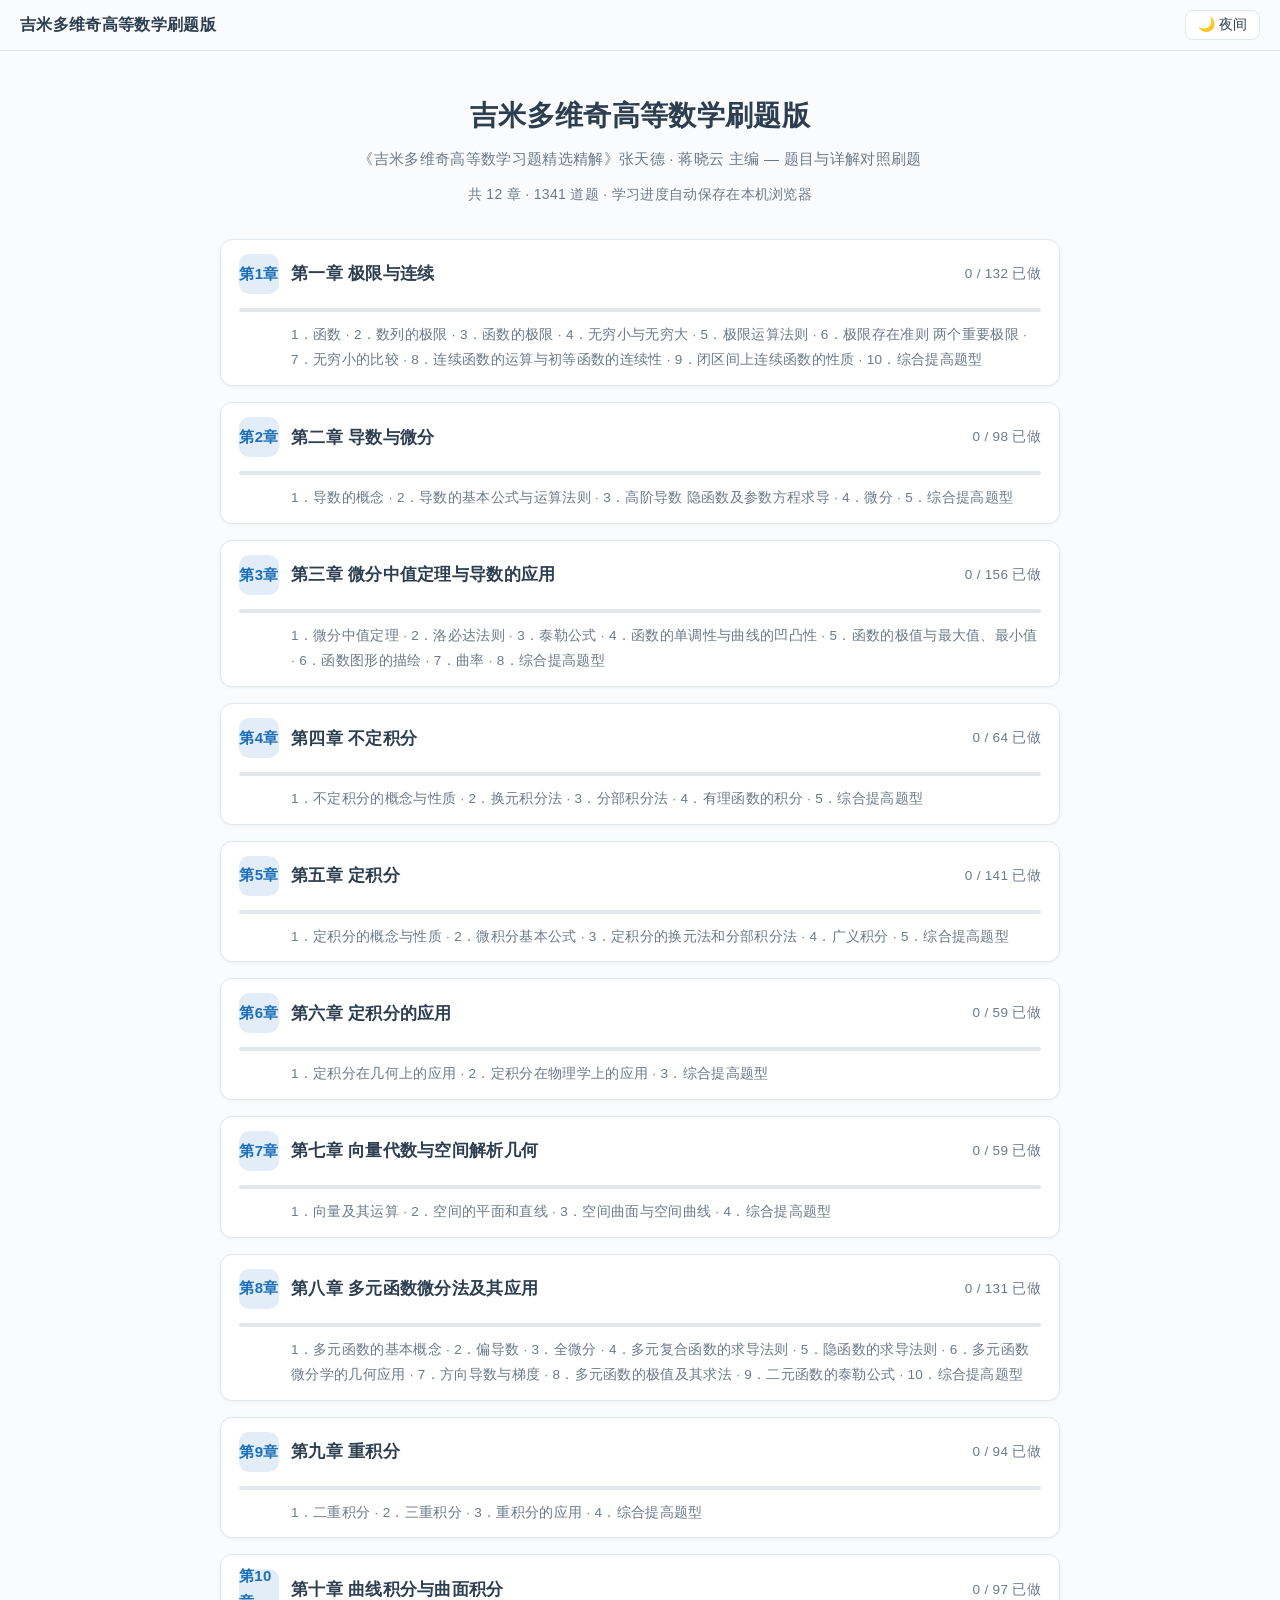
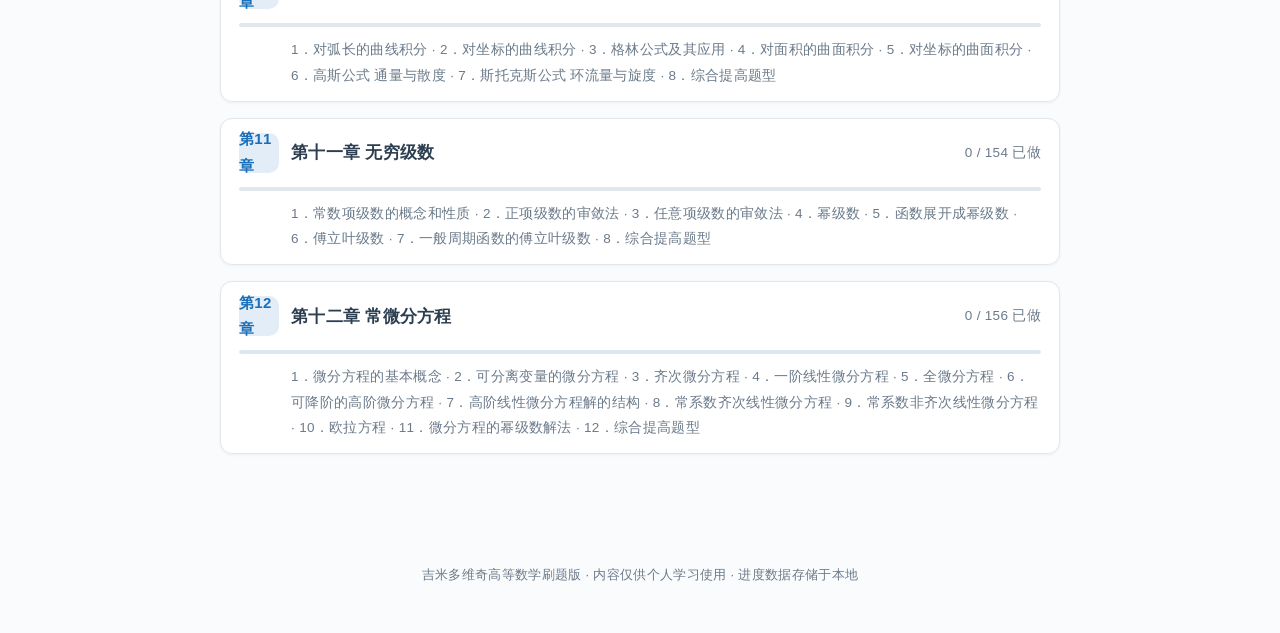
<file: index.html>
<!DOCTYPE html>
<html lang="zh-CN">
<head>
<meta charset="UTF-8">
<meta name="viewport" content="width=device-width, initial-scale=1.0">
<title>吉米多维奇高等数学刷题版</title>
<meta name="description" content="吉米多维奇高等数学习题精选精解在线刷题：12章1341道高等数学习题与详解">
<link rel="stylesheet" href="assets/katex/katex.min.css">
<link rel="stylesheet" href="assets/style.css">
<script defer src="assets/katex/katex.min.js"></script>
<script defer src="assets/katex/auto-render.min.js"></script>
<script defer src="assets/script.js"></script>
</head>
<body>
<header class="topbar">
<span class="title">吉米多维奇高等数学刷题版</span>
<button class="icon-btn" id="theme-btn">🌙 夜间</button>
</header>
<div class="home-head">
<h1>吉米多维奇高等数学刷题版</h1>
<div class="sub">《吉米多维奇高等数学习题精选精解》张天德 · 蒋晓云 主编 — 题目与详解对照刷题</div>
<div class="stats">共 12 章 · 1341 道题 · 学习进度自动保存在本机浏览器</div>
</div>
<div class="chapter-list">
<div class="chapter-card">
<a class="ch-head" href="chapters/chapter-01.html">
<span class="ch-no">第1章</span>
<span class="ch-name">第一章 极限与连续</span>
<span class="ch-meta" id="ch-meta-1">0 / 132 已做 · 共132题</span>
</a>
<div class="progress-bar" data-ch-count="132" data-ch="1" style="margin:0 18px 10px;"><i></i></div>
<div class="ch-sec"><a href="chapters/chapter-01.html">1．函数</a> · <a href="chapters/chapter-01.html">2．数列的极限</a> · <a href="chapters/chapter-01.html">3．函数的极限</a> · <a href="chapters/chapter-01.html">4．无穷小与无穷大</a> · <a href="chapters/chapter-01.html">5．极限运算法则</a> · <a href="chapters/chapter-01.html">6．极限存在准则  两个重要极限</a> · <a href="chapters/chapter-01.html">7．无穷小的比较</a> · <a href="chapters/chapter-01.html">8．连续函数的运算与初等函数的连续性</a> · <a href="chapters/chapter-01.html">9．闭区间上连续函数的性质</a> · <a href="chapters/chapter-01.html">10．综合提高题型</a></div>
</div>
<div class="chapter-card">
<a class="ch-head" href="chapters/chapter-02.html">
<span class="ch-no">第2章</span>
<span class="ch-name">第二章 导数与微分</span>
<span class="ch-meta" id="ch-meta-2">0 / 98 已做 · 共98题</span>
</a>
<div class="progress-bar" data-ch-count="98" data-ch="2" style="margin:0 18px 10px;"><i></i></div>
<div class="ch-sec"><a href="chapters/chapter-02.html">1．导数的概念</a> · <a href="chapters/chapter-02.html">2．导数的基本公式与运算法则</a> · <a href="chapters/chapter-02.html">3．高阶导数  隐函数及参数方程求导</a> · <a href="chapters/chapter-02.html">4．微分</a> · <a href="chapters/chapter-02.html">5．综合提高题型</a></div>
</div>
<div class="chapter-card">
<a class="ch-head" href="chapters/chapter-03.html">
<span class="ch-no">第3章</span>
<span class="ch-name">第三章 微分中值定理与导数的应用</span>
<span class="ch-meta" id="ch-meta-3">0 / 156 已做 · 共156题</span>
</a>
<div class="progress-bar" data-ch-count="156" data-ch="3" style="margin:0 18px 10px;"><i></i></div>
<div class="ch-sec"><a href="chapters/chapter-03.html">1．微分中值定理</a> · <a href="chapters/chapter-03.html">2．洛必达法则</a> · <a href="chapters/chapter-03.html">3．泰勒公式</a> · <a href="chapters/chapter-03.html">4．函数的单调性与曲线的凹凸性</a> · <a href="chapters/chapter-03.html">5．函数的极值与最大值、最小值</a> · <a href="chapters/chapter-03.html">6．函数图形的描绘</a> · <a href="chapters/chapter-03.html">7．曲率</a> · <a href="chapters/chapter-03.html">8．综合提高题型</a></div>
</div>
<div class="chapter-card">
<a class="ch-head" href="chapters/chapter-04.html">
<span class="ch-no">第4章</span>
<span class="ch-name">第四章 不定积分</span>
<span class="ch-meta" id="ch-meta-4">0 / 64 已做 · 共64题</span>
</a>
<div class="progress-bar" data-ch-count="64" data-ch="4" style="margin:0 18px 10px;"><i></i></div>
<div class="ch-sec"><a href="chapters/chapter-04.html">1．不定积分的概念与性质</a> · <a href="chapters/chapter-04.html">2．换元积分法</a> · <a href="chapters/chapter-04.html">3．分部积分法</a> · <a href="chapters/chapter-04.html">4．有理函数的积分</a> · <a href="chapters/chapter-04.html">5．综合提高题型</a></div>
</div>
<div class="chapter-card">
<a class="ch-head" href="chapters/chapter-05.html">
<span class="ch-no">第5章</span>
<span class="ch-name">第五章 定积分</span>
<span class="ch-meta" id="ch-meta-5">0 / 141 已做 · 共141题</span>
</a>
<div class="progress-bar" data-ch-count="141" data-ch="5" style="margin:0 18px 10px;"><i></i></div>
<div class="ch-sec"><a href="chapters/chapter-05.html">1．定积分的概念与性质</a> · <a href="chapters/chapter-05.html">2．微积分基本公式</a> · <a href="chapters/chapter-05.html">3．定积分的换元法和分部积分法</a> · <a href="chapters/chapter-05.html">4．广义积分</a> · <a href="chapters/chapter-05.html">5．综合提高题型</a></div>
</div>
<div class="chapter-card">
<a class="ch-head" href="chapters/chapter-06.html">
<span class="ch-no">第6章</span>
<span class="ch-name">第六章 定积分的应用</span>
<span class="ch-meta" id="ch-meta-6">0 / 59 已做 · 共59题</span>
</a>
<div class="progress-bar" data-ch-count="59" data-ch="6" style="margin:0 18px 10px;"><i></i></div>
<div class="ch-sec"><a href="chapters/chapter-06.html">1．定积分在几何上的应用</a> · <a href="chapters/chapter-06.html">2．定积分在物理学上的应用</a> · <a href="chapters/chapter-06.html">3．综合提高题型</a></div>
</div>
<div class="chapter-card">
<a class="ch-head" href="chapters/chapter-07.html">
<span class="ch-no">第7章</span>
<span class="ch-name">第七章 向量代数与空间解析几何</span>
<span class="ch-meta" id="ch-meta-7">0 / 59 已做 · 共59题</span>
</a>
<div class="progress-bar" data-ch-count="59" data-ch="7" style="margin:0 18px 10px;"><i></i></div>
<div class="ch-sec"><a href="chapters/chapter-07.html">1．向量及其运算</a> · <a href="chapters/chapter-07.html">2．空间的平面和直线</a> · <a href="chapters/chapter-07.html">3．空间曲面与空间曲线</a> · <a href="chapters/chapter-07.html">4．综合提高题型</a></div>
</div>
<div class="chapter-card">
<a class="ch-head" href="chapters/chapter-08.html">
<span class="ch-no">第8章</span>
<span class="ch-name">第八章 多元函数微分法及其应用</span>
<span class="ch-meta" id="ch-meta-8">0 / 131 已做 · 共131题</span>
</a>
<div class="progress-bar" data-ch-count="131" data-ch="8" style="margin:0 18px 10px;"><i></i></div>
<div class="ch-sec"><a href="chapters/chapter-08.html">1．多元函数的基本概念</a> · <a href="chapters/chapter-08.html">2．偏导数</a> · <a href="chapters/chapter-08.html">3．全微分</a> · <a href="chapters/chapter-08.html">4．多元复合函数的求导法则</a> · <a href="chapters/chapter-08.html">5．隐函数的求导法则</a> · <a href="chapters/chapter-08.html">6．多元函数微分学的几何应用</a> · <a href="chapters/chapter-08.html">7．方向导数与梯度</a> · <a href="chapters/chapter-08.html">8．多元函数的极值及其求法</a> · <a href="chapters/chapter-08.html">9．二元函数的泰勒公式</a> · <a href="chapters/chapter-08.html">10．综合提高题型</a></div>
</div>
<div class="chapter-card">
<a class="ch-head" href="chapters/chapter-09.html">
<span class="ch-no">第9章</span>
<span class="ch-name">第九章 重积分</span>
<span class="ch-meta" id="ch-meta-9">0 / 94 已做 · 共94题</span>
</a>
<div class="progress-bar" data-ch-count="94" data-ch="9" style="margin:0 18px 10px;"><i></i></div>
<div class="ch-sec"><a href="chapters/chapter-09.html">1．二重积分</a> · <a href="chapters/chapter-09.html">2．三重积分</a> · <a href="chapters/chapter-09.html">3．重积分的应用</a> · <a href="chapters/chapter-09.html">4．综合提高题型</a></div>
</div>
<div class="chapter-card">
<a class="ch-head" href="chapters/chapter-10.html">
<span class="ch-no">第10章</span>
<span class="ch-name">第十章 曲线积分与曲面积分</span>
<span class="ch-meta" id="ch-meta-10">0 / 97 已做 · 共97题</span>
</a>
<div class="progress-bar" data-ch-count="97" data-ch="10" style="margin:0 18px 10px;"><i></i></div>
<div class="ch-sec"><a href="chapters/chapter-10.html">1．对弧长的曲线积分</a> · <a href="chapters/chapter-10.html">2．对坐标的曲线积分</a> · <a href="chapters/chapter-10.html">3．格林公式及其应用</a> · <a href="chapters/chapter-10.html">4．对面积的曲面积分</a> · <a href="chapters/chapter-10.html">5．对坐标的曲面积分</a> · <a href="chapters/chapter-10.html">6．高斯公式  通量与散度</a> · <a href="chapters/chapter-10.html">7．斯托克斯公式  环流量与旋度</a> · <a href="chapters/chapter-10.html">8．综合提高题型</a></div>
</div>
<div class="chapter-card">
<a class="ch-head" href="chapters/chapter-11.html">
<span class="ch-no">第11章</span>
<span class="ch-name">第十一章 无穷级数</span>
<span class="ch-meta" id="ch-meta-11">0 / 154 已做 · 共154题</span>
</a>
<div class="progress-bar" data-ch-count="154" data-ch="11" style="margin:0 18px 10px;"><i></i></div>
<div class="ch-sec"><a href="chapters/chapter-11.html">1．常数项级数的概念和性质</a> · <a href="chapters/chapter-11.html">2．正项级数的审敛法</a> · <a href="chapters/chapter-11.html">3．任意项级数的审敛法</a> · <a href="chapters/chapter-11.html">4．幂级数</a> · <a href="chapters/chapter-11.html">5．函数展开成幂级数</a> · <a href="chapters/chapter-11.html">6．傅立叶级数</a> · <a href="chapters/chapter-11.html">7．一般周期函数的傅立叶级数</a> · <a href="chapters/chapter-11.html">8．综合提高题型</a></div>
</div>
<div class="chapter-card">
<a class="ch-head" href="chapters/chapter-12.html">
<span class="ch-no">第12章</span>
<span class="ch-name">第十二章 常微分方程</span>
<span class="ch-meta" id="ch-meta-12">0 / 156 已做 · 共156题</span>
</a>
<div class="progress-bar" data-ch-count="156" data-ch="12" style="margin:0 18px 10px;"><i></i></div>
<div class="ch-sec"><a href="chapters/chapter-12.html">1．微分方程的基本概念</a> · <a href="chapters/chapter-12.html">2．可分离变量的微分方程</a> · <a href="chapters/chapter-12.html">3．齐次微分方程</a> · <a href="chapters/chapter-12.html">4．一阶线性微分方程</a> · <a href="chapters/chapter-12.html">5．全微分方程</a> · <a href="chapters/chapter-12.html">6．可降阶的高阶微分方程</a> · <a href="chapters/chapter-12.html">7．高阶线性微分方程解的结构</a> · <a href="chapters/chapter-12.html">8．常系数齐次线性微分方程</a> · <a href="chapters/chapter-12.html">9．常系数非齐次线性微分方程</a> · <a href="chapters/chapter-12.html">10．欧拉方程</a> · <a href="chapters/chapter-12.html">11．微分方程的幂级数解法</a> · <a href="chapters/chapter-12.html">12．综合提高题型</a></div>
</div>
</div>
<footer>吉米多维奇高等数学刷题版 · 内容仅供个人学习使用 · 进度数据存储于本地</footer>
</body>
</html>
</file>
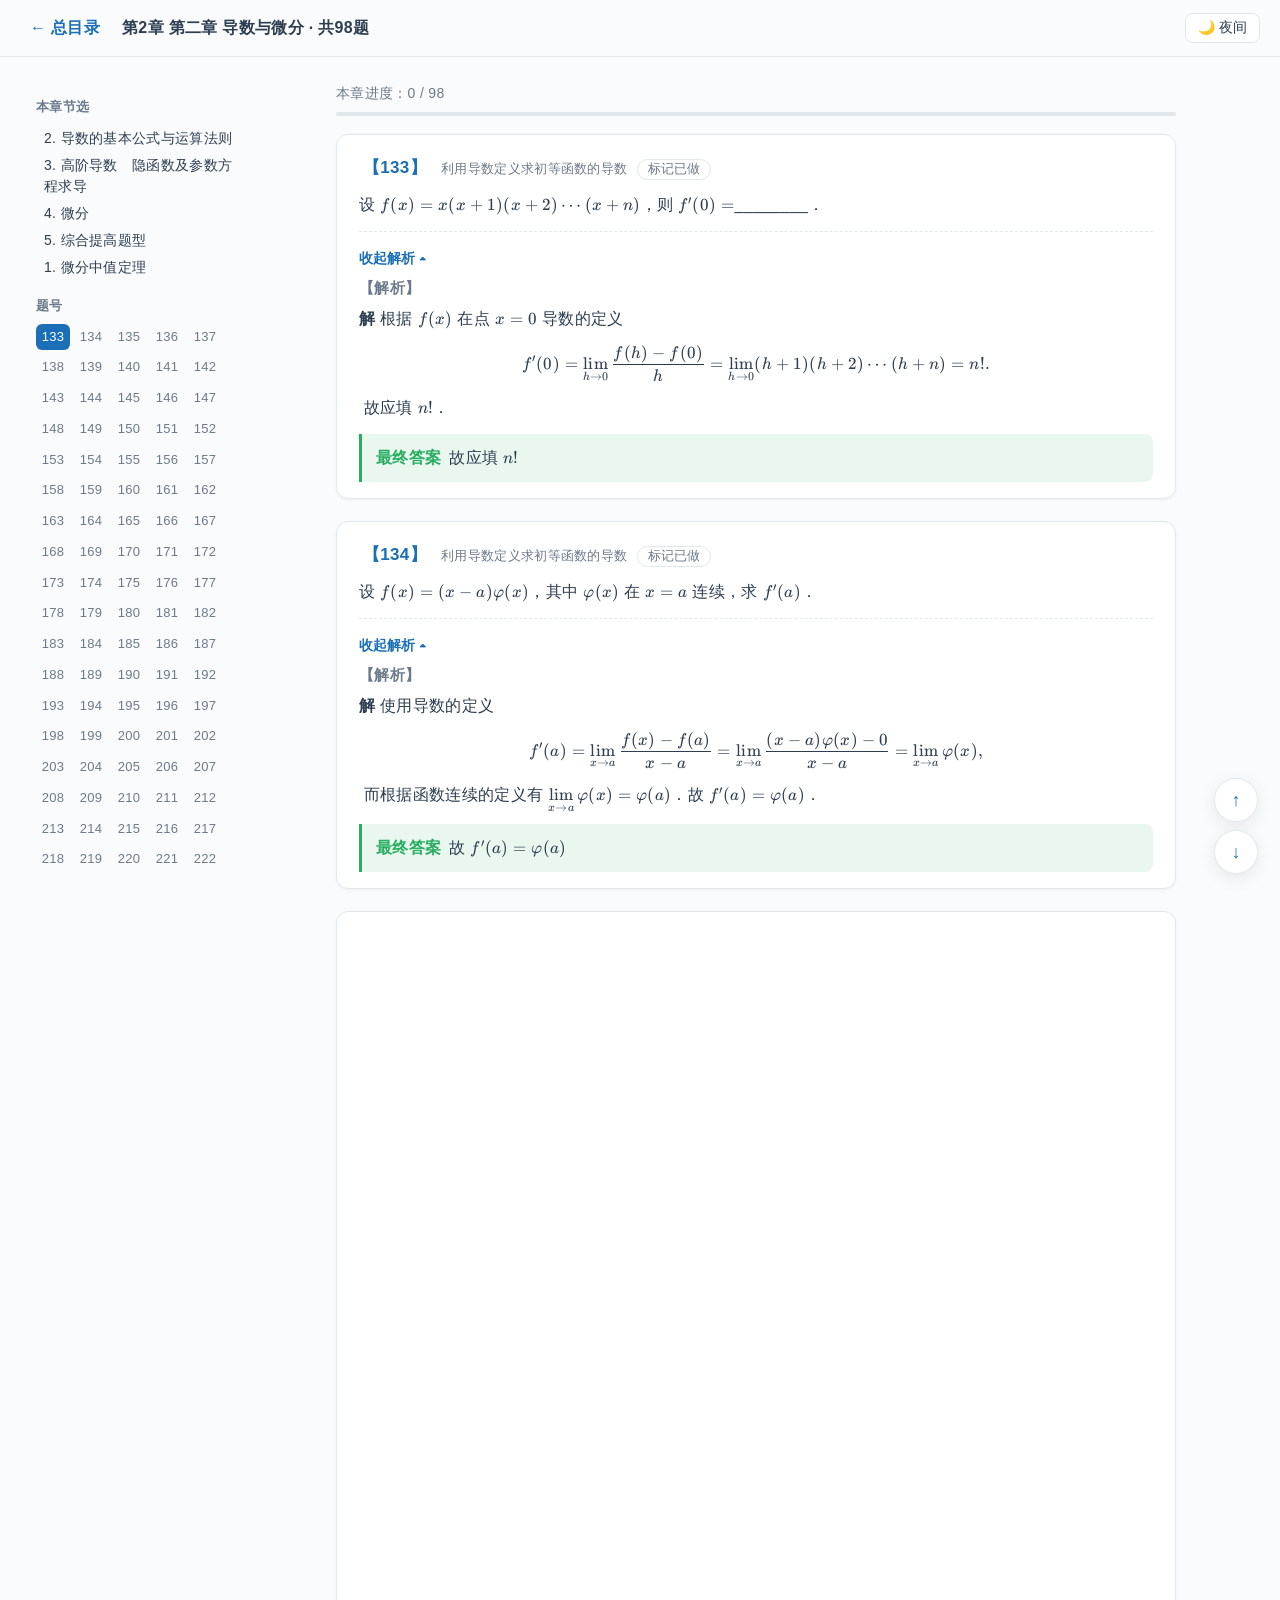
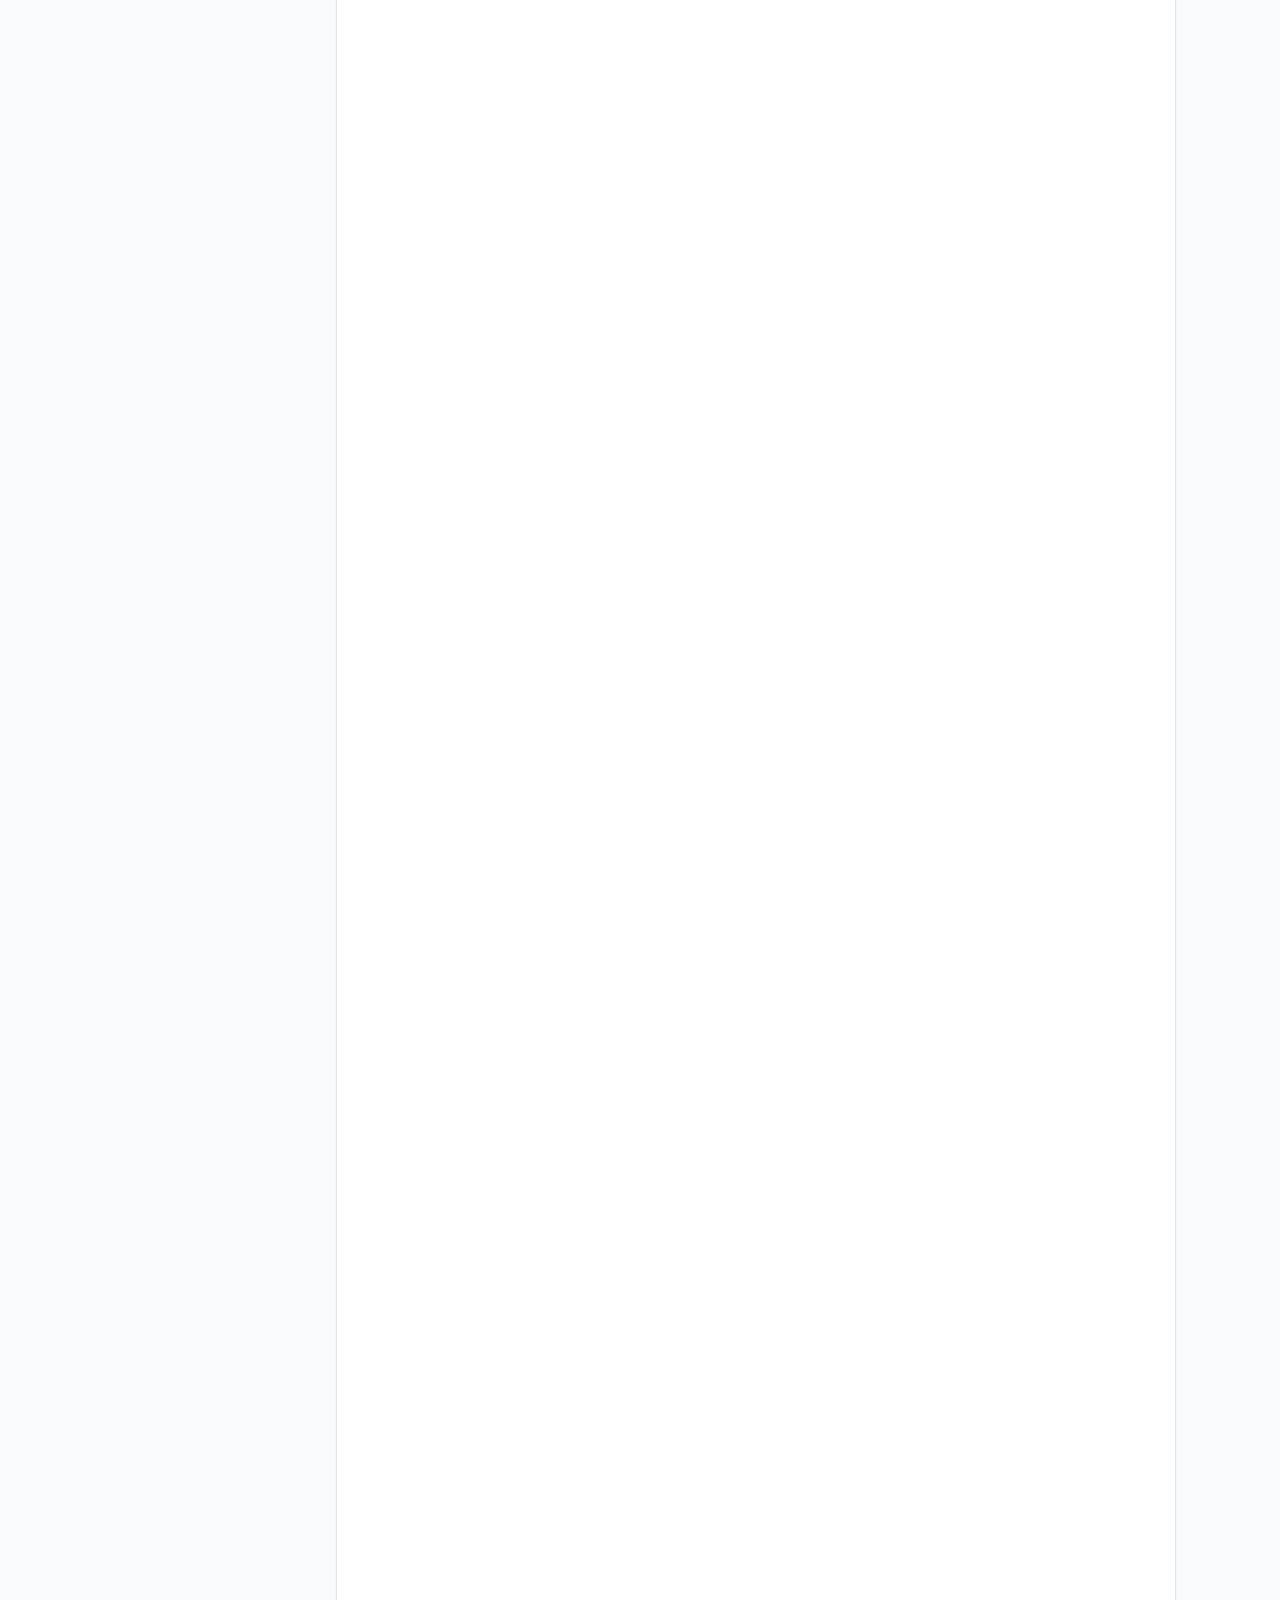
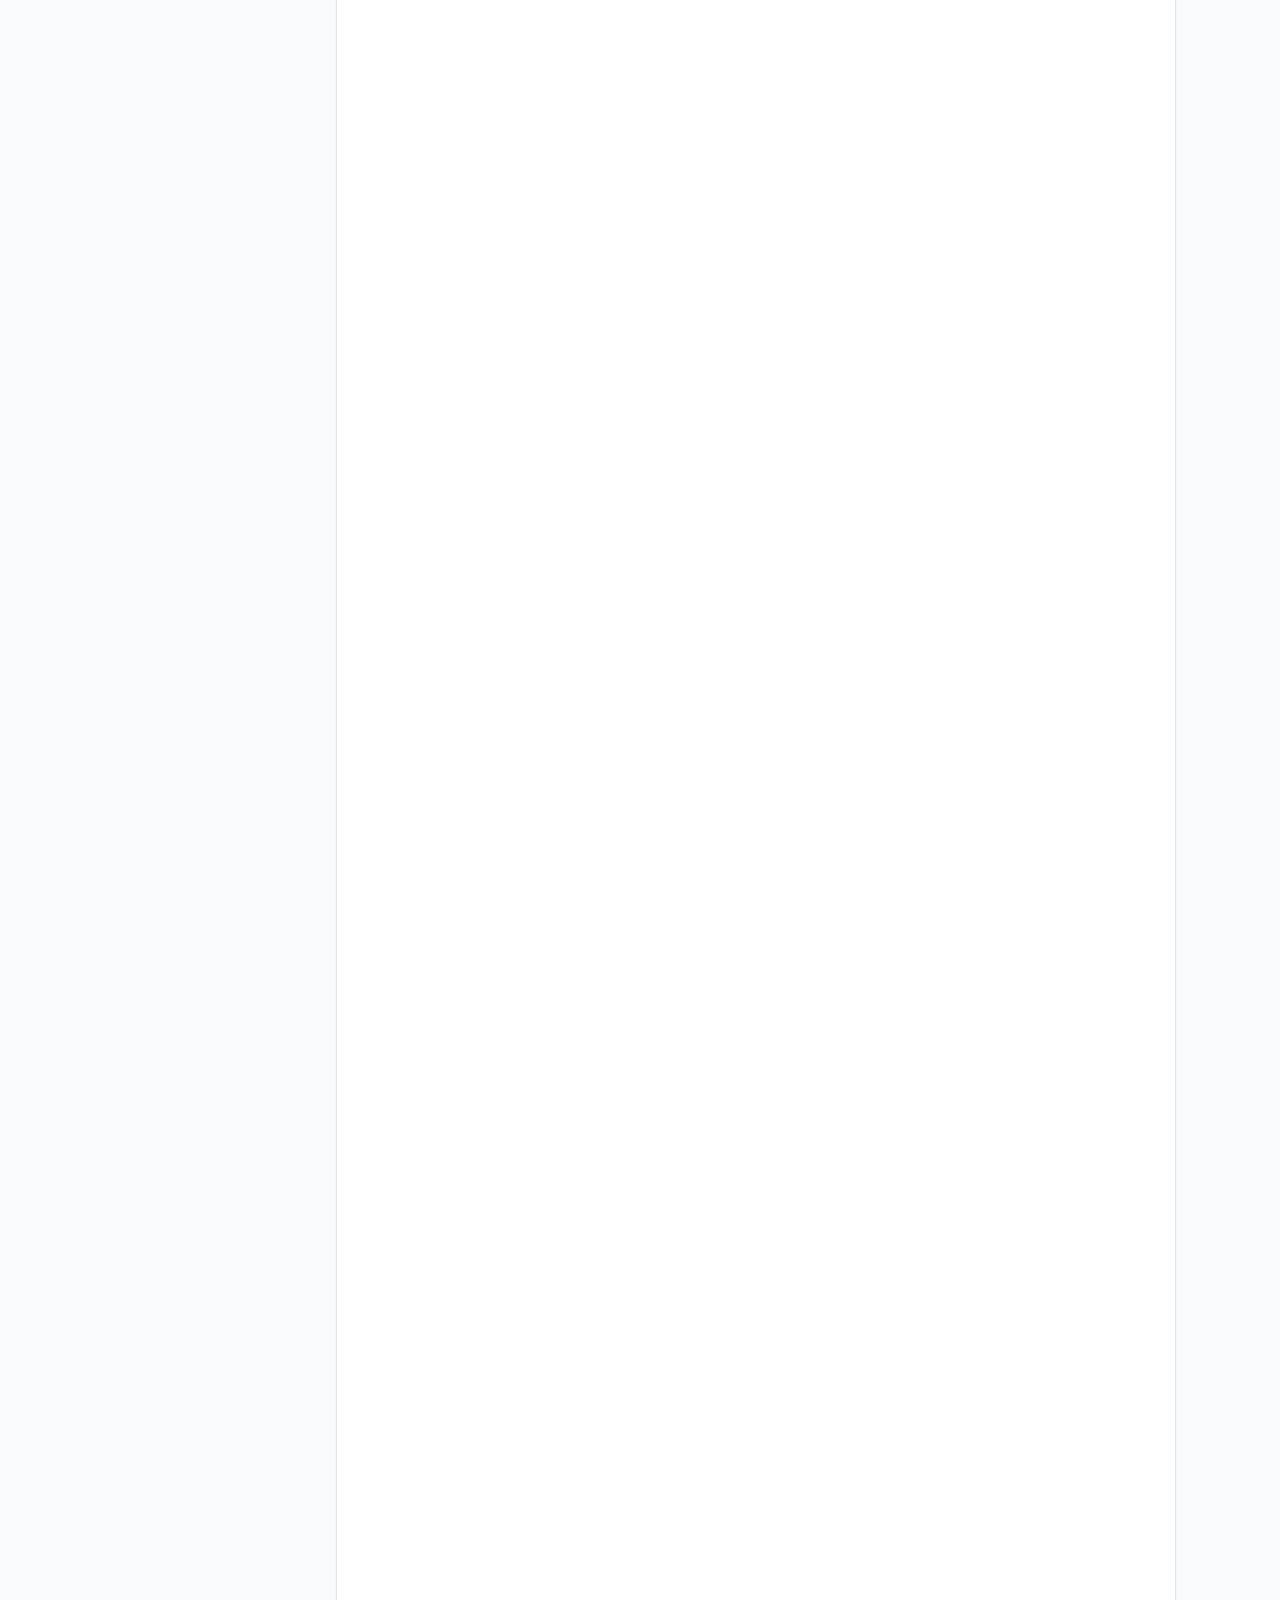
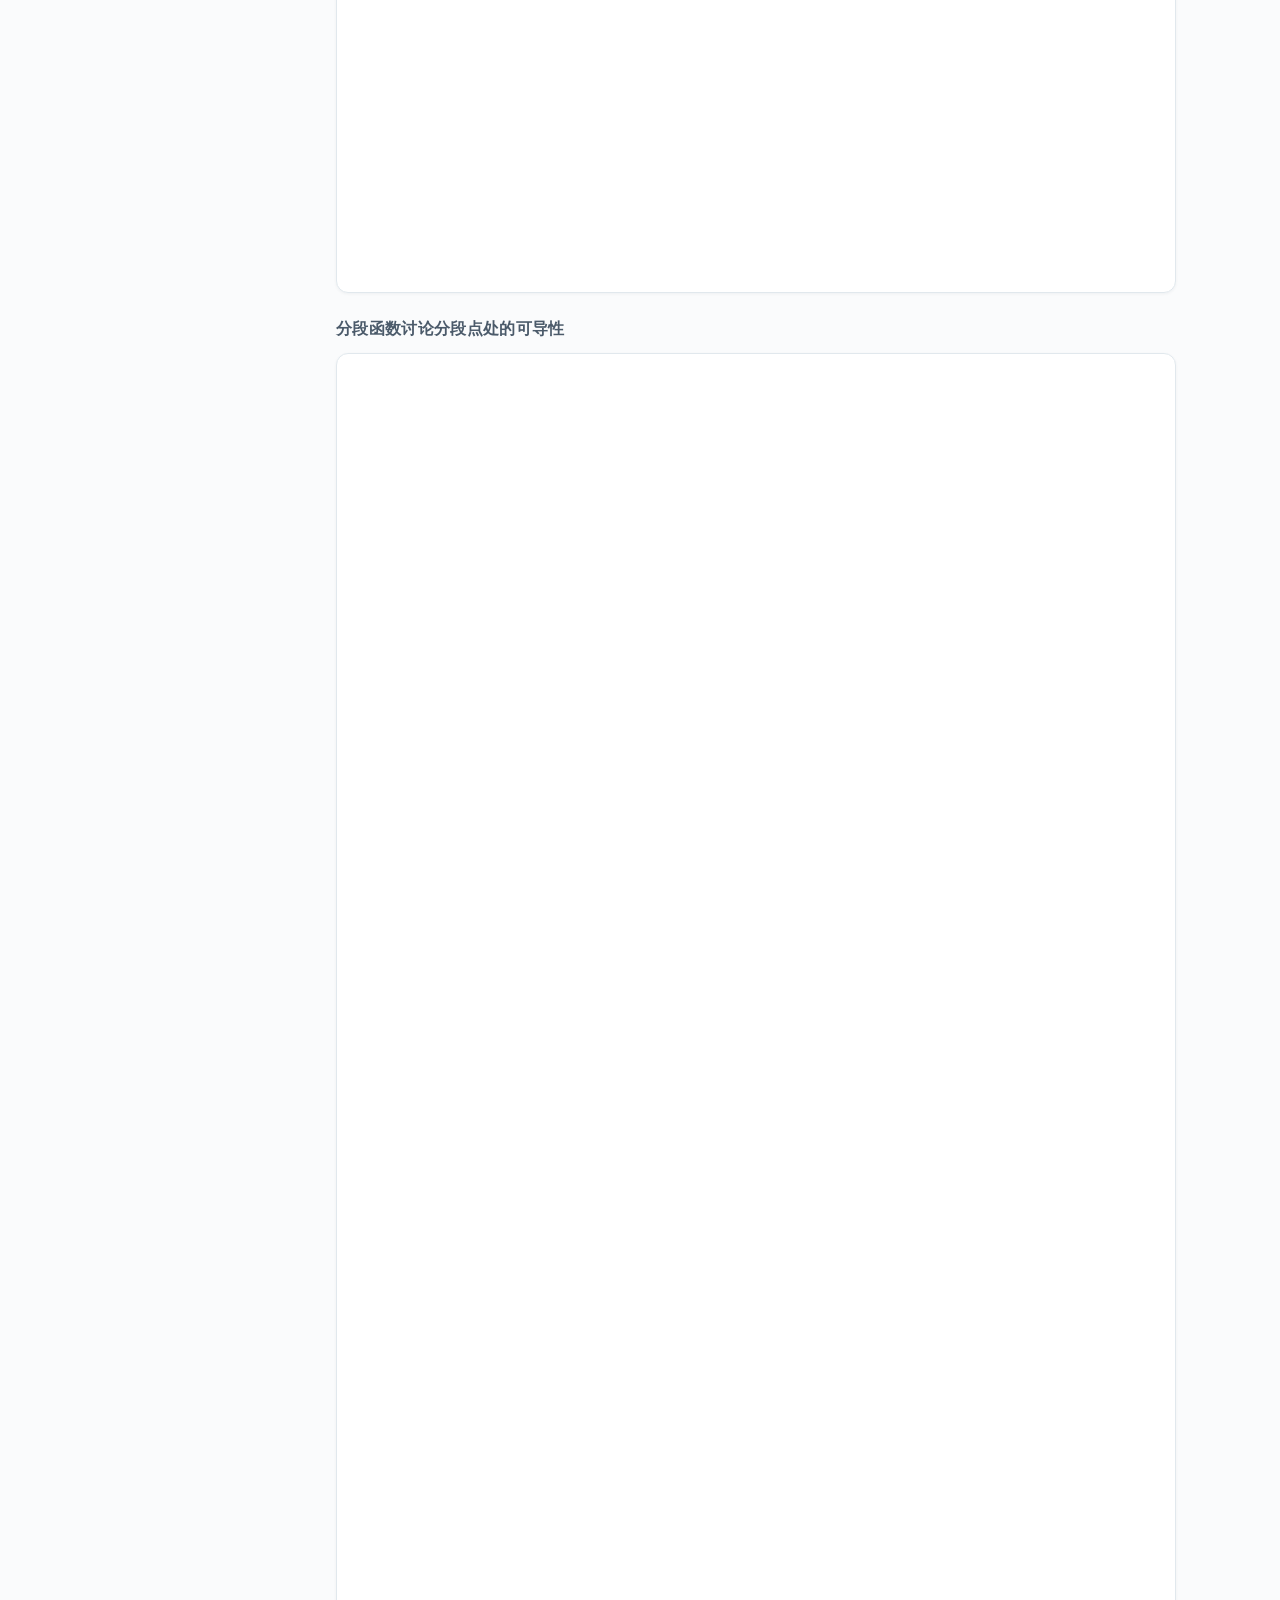
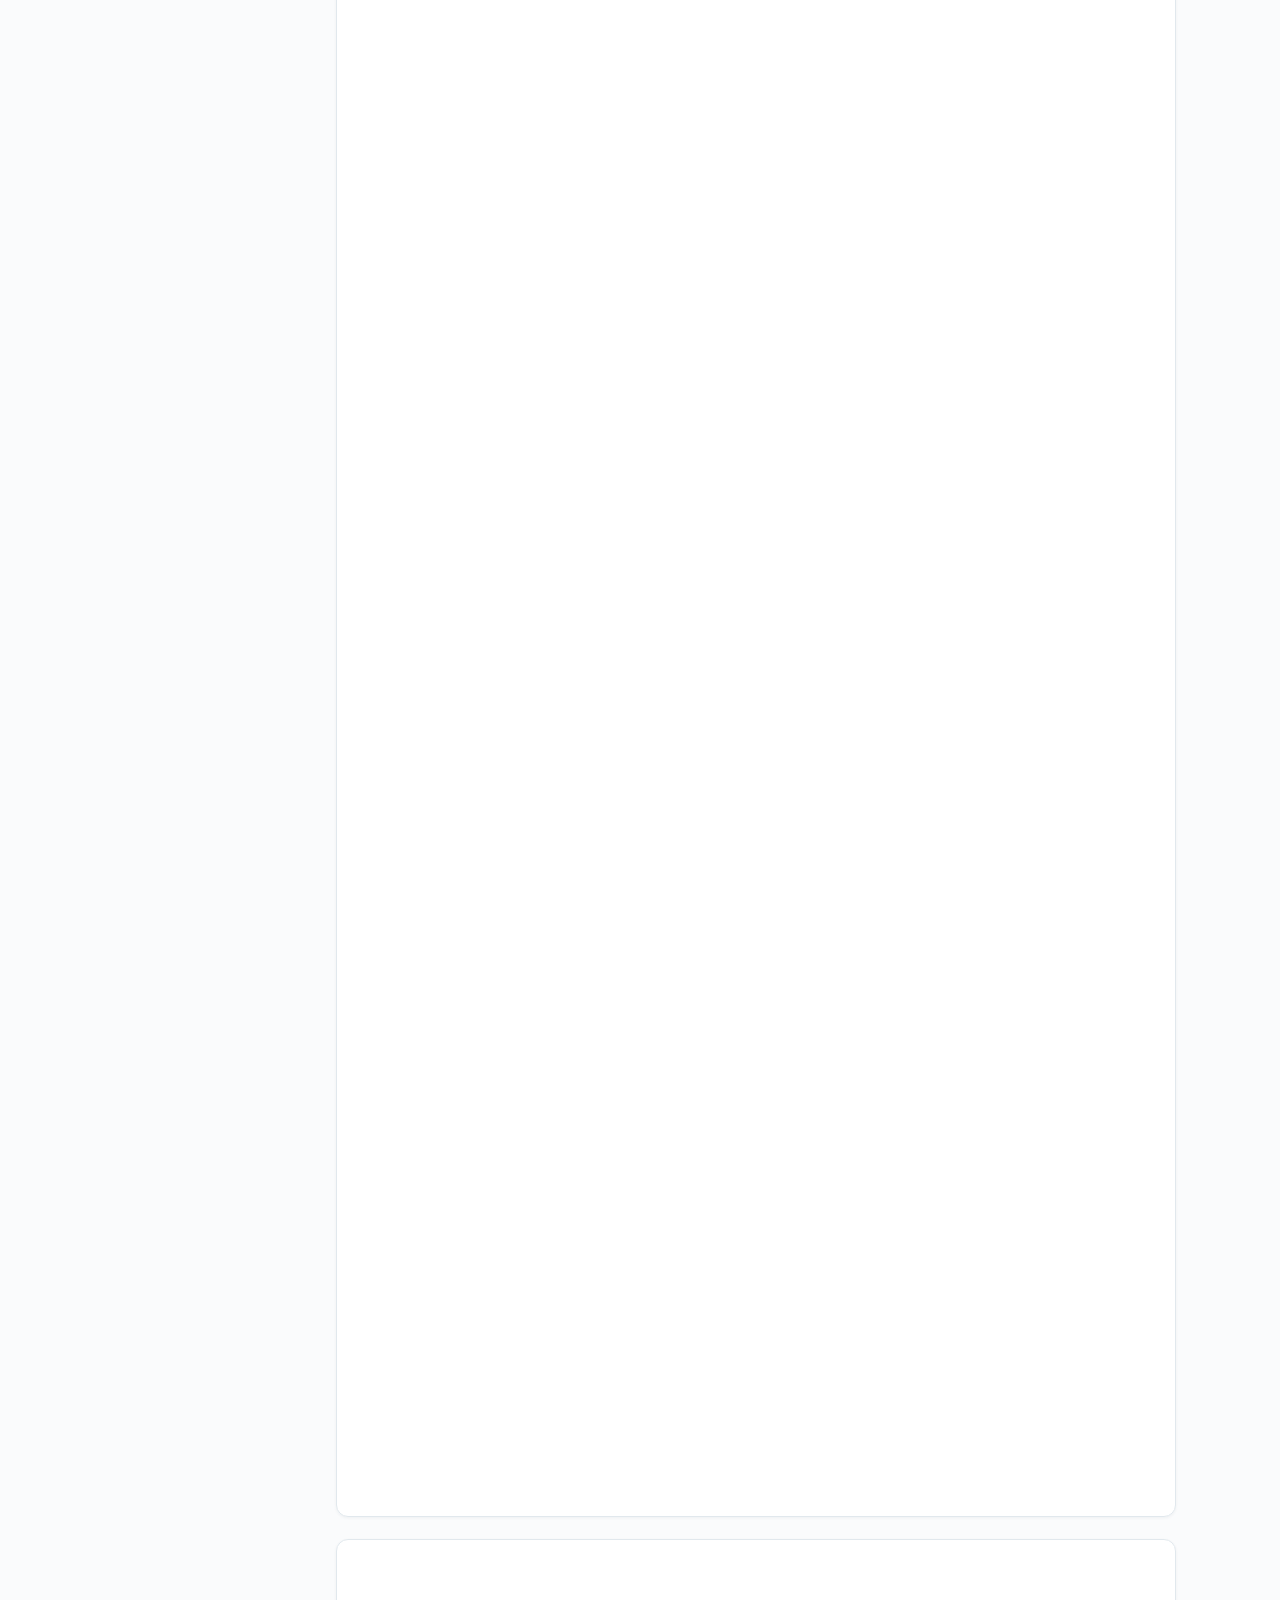
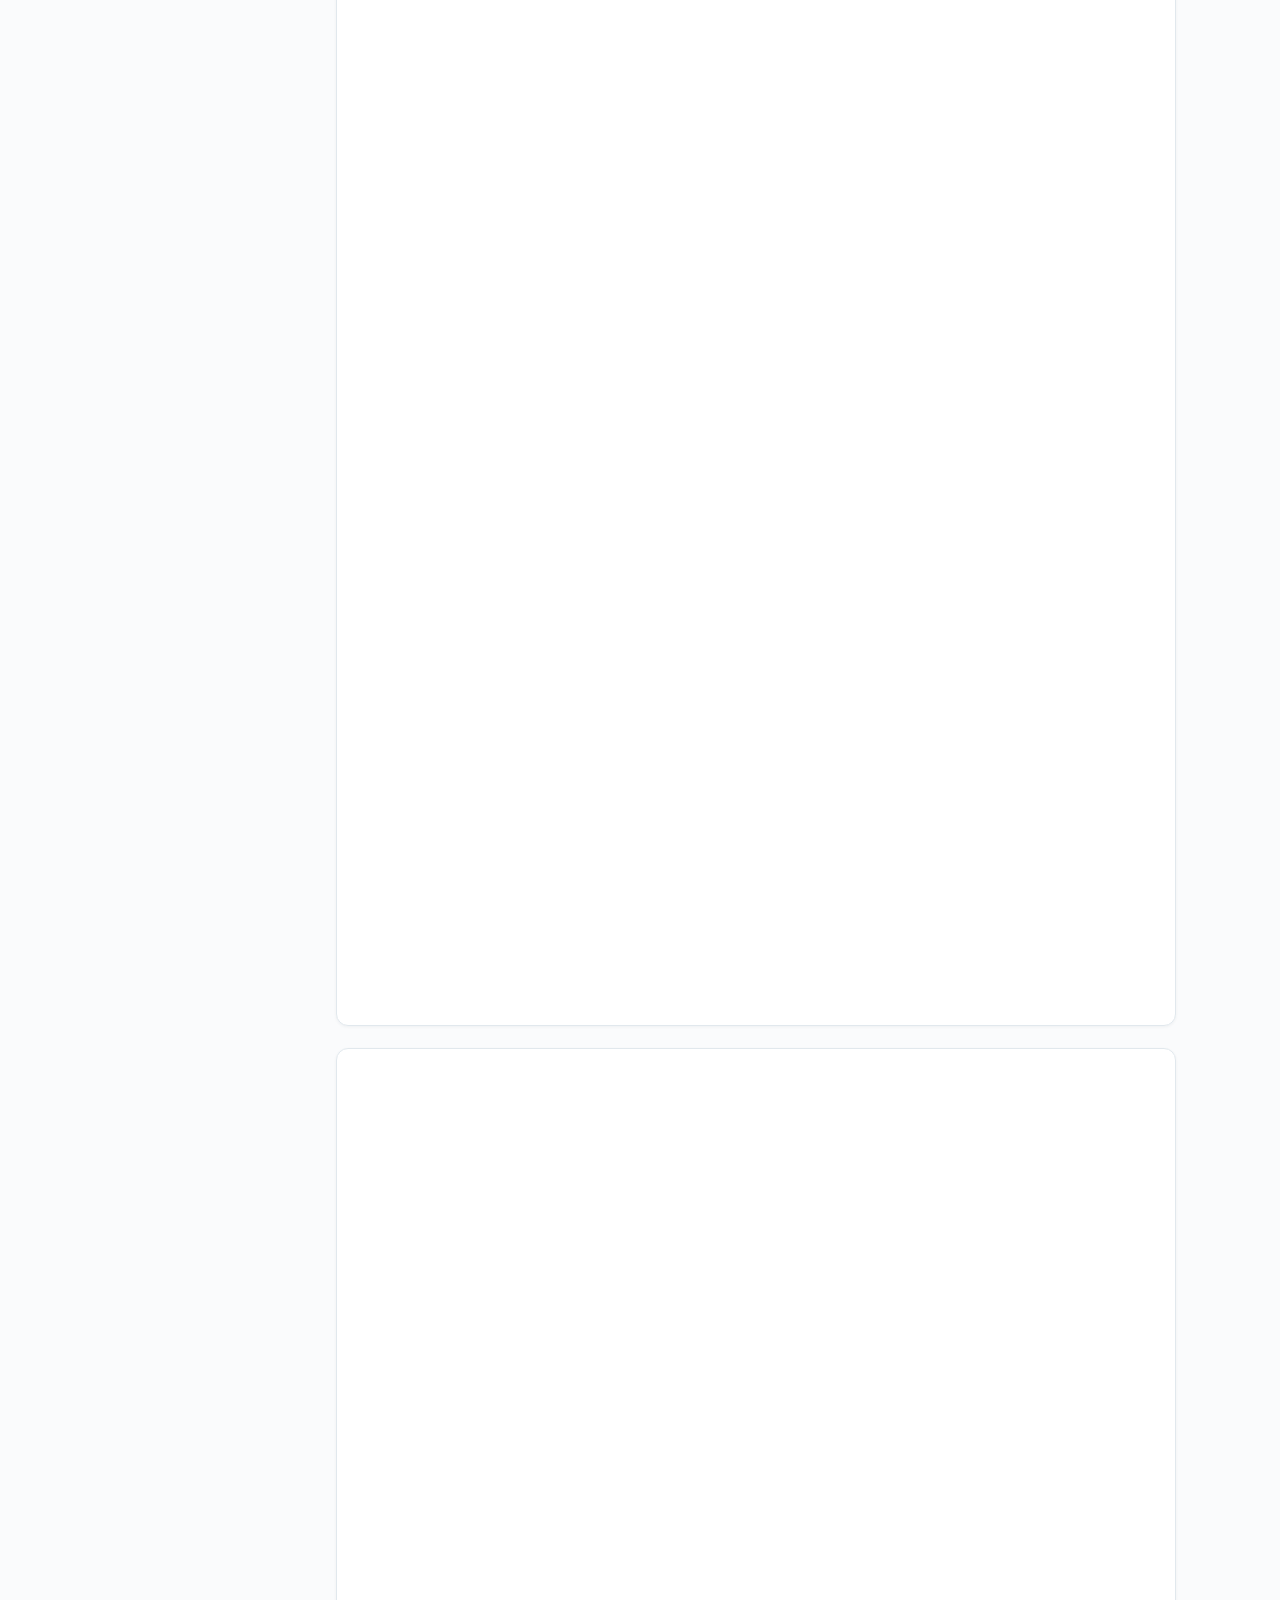
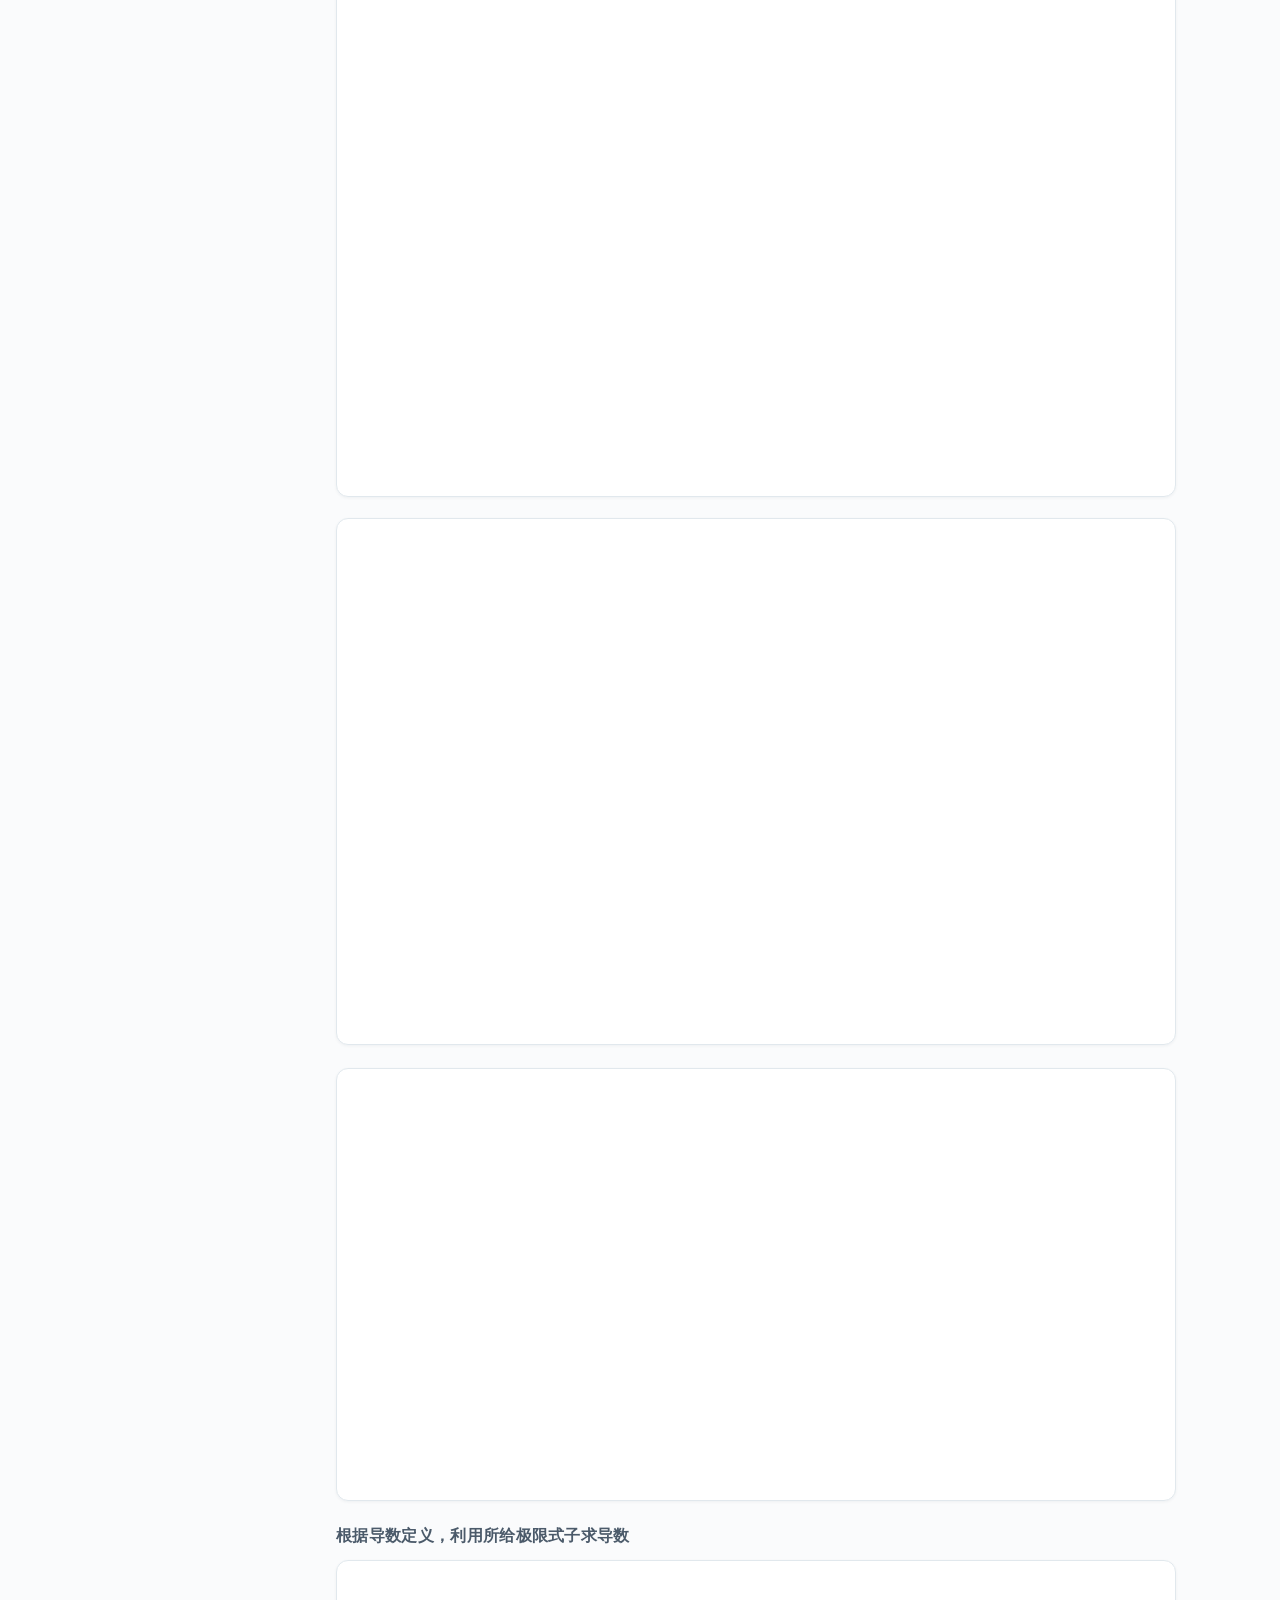
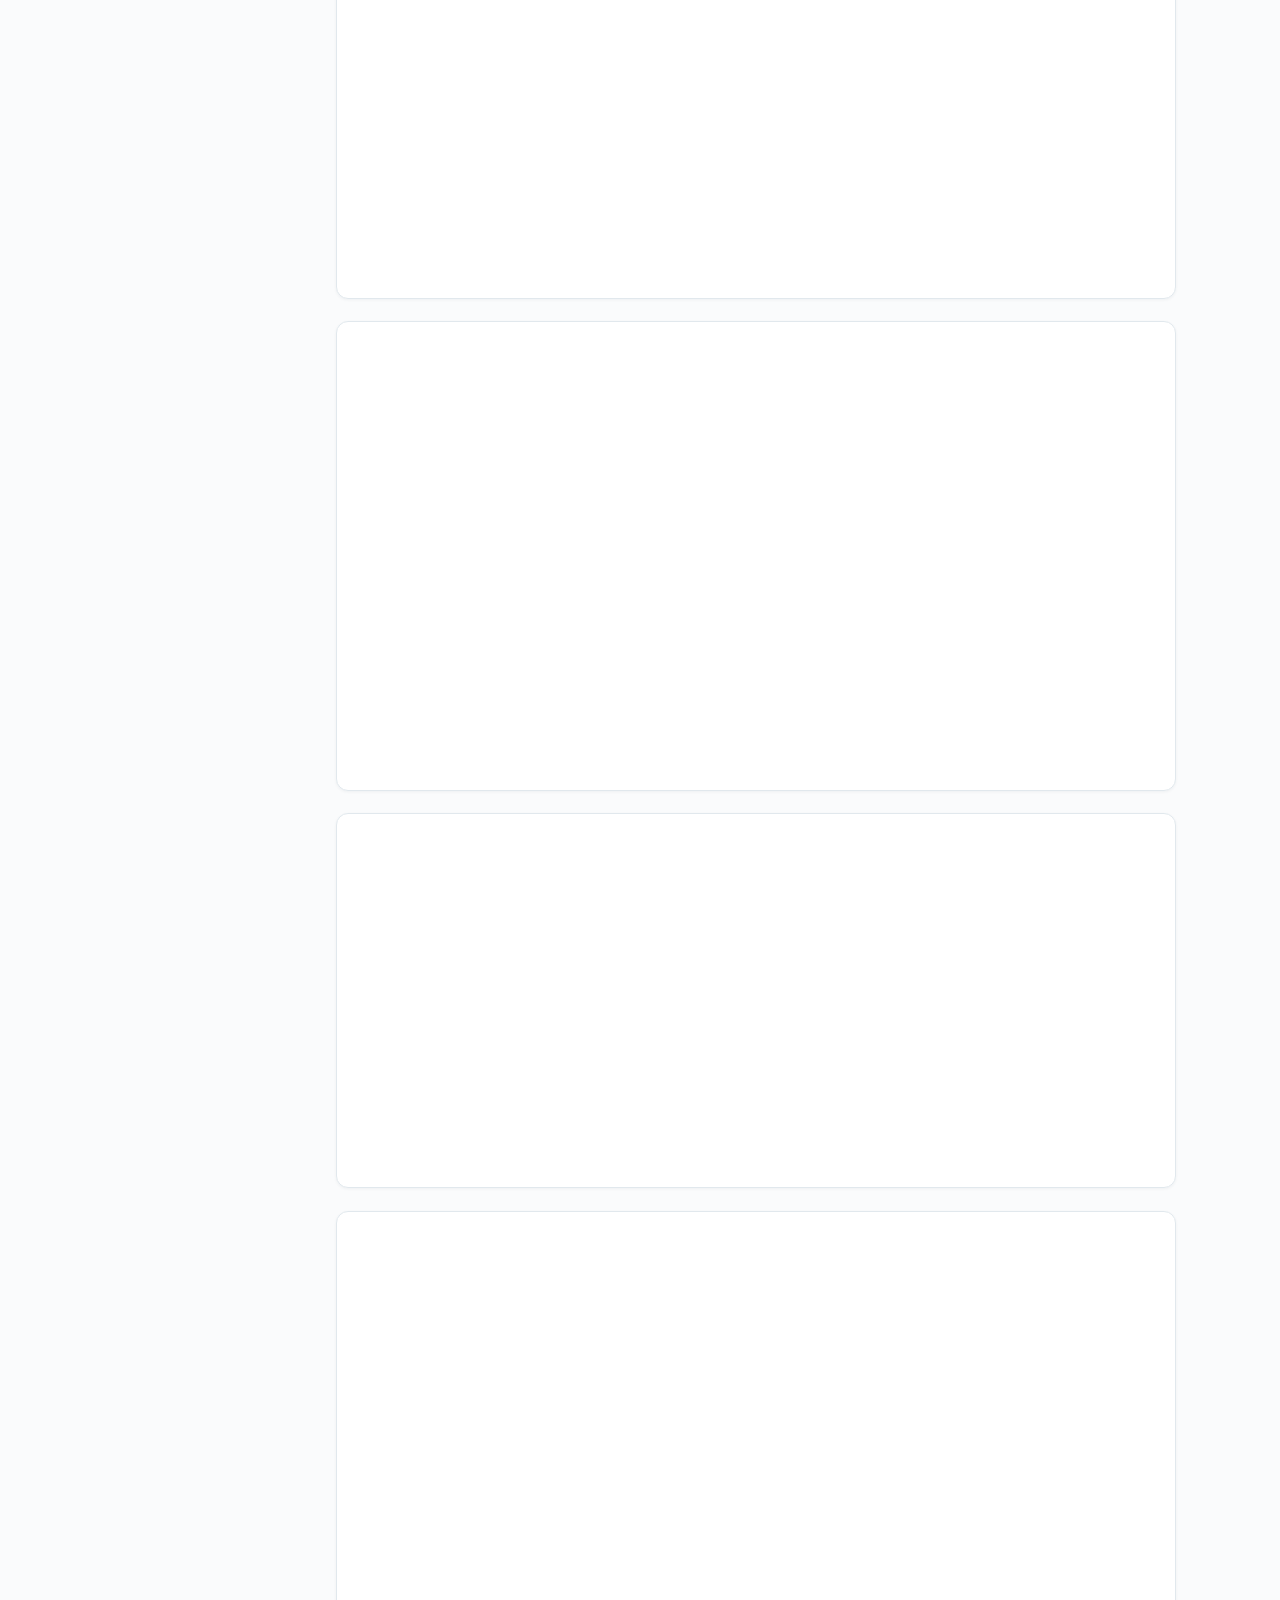
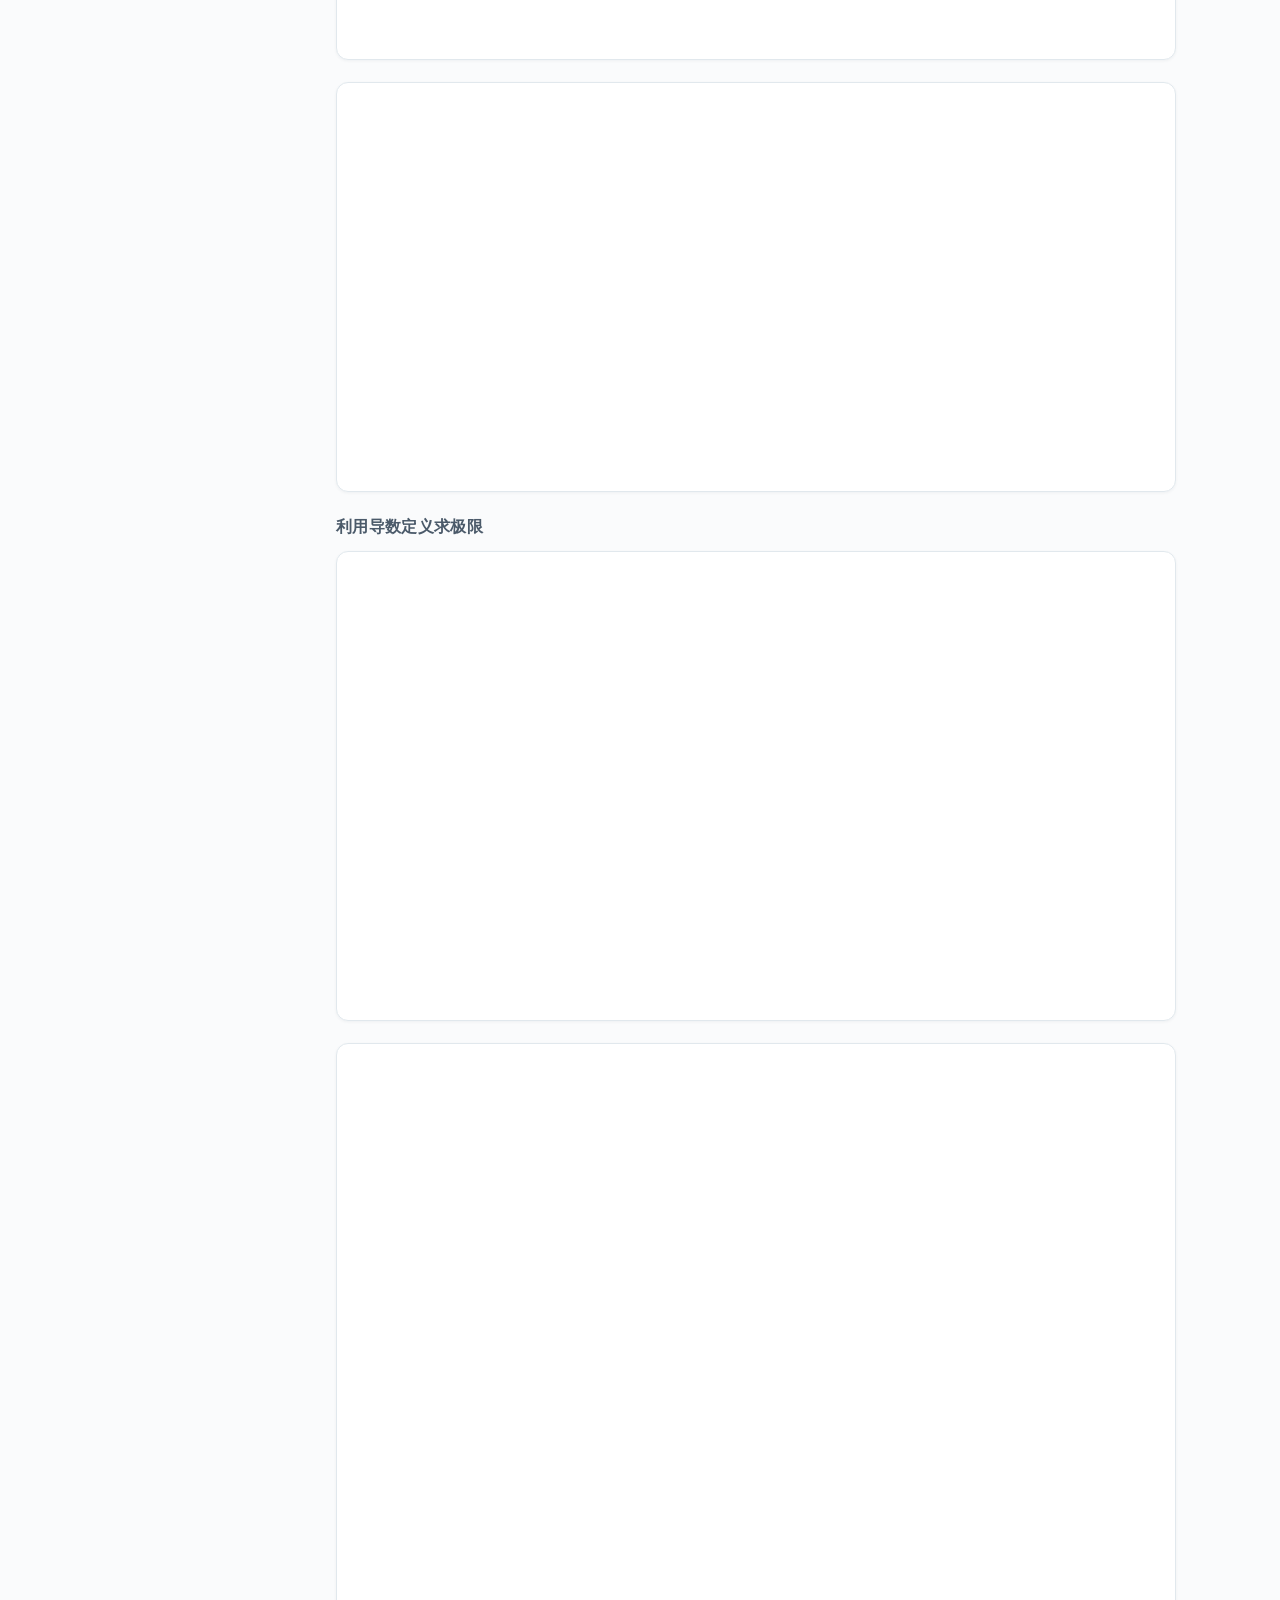
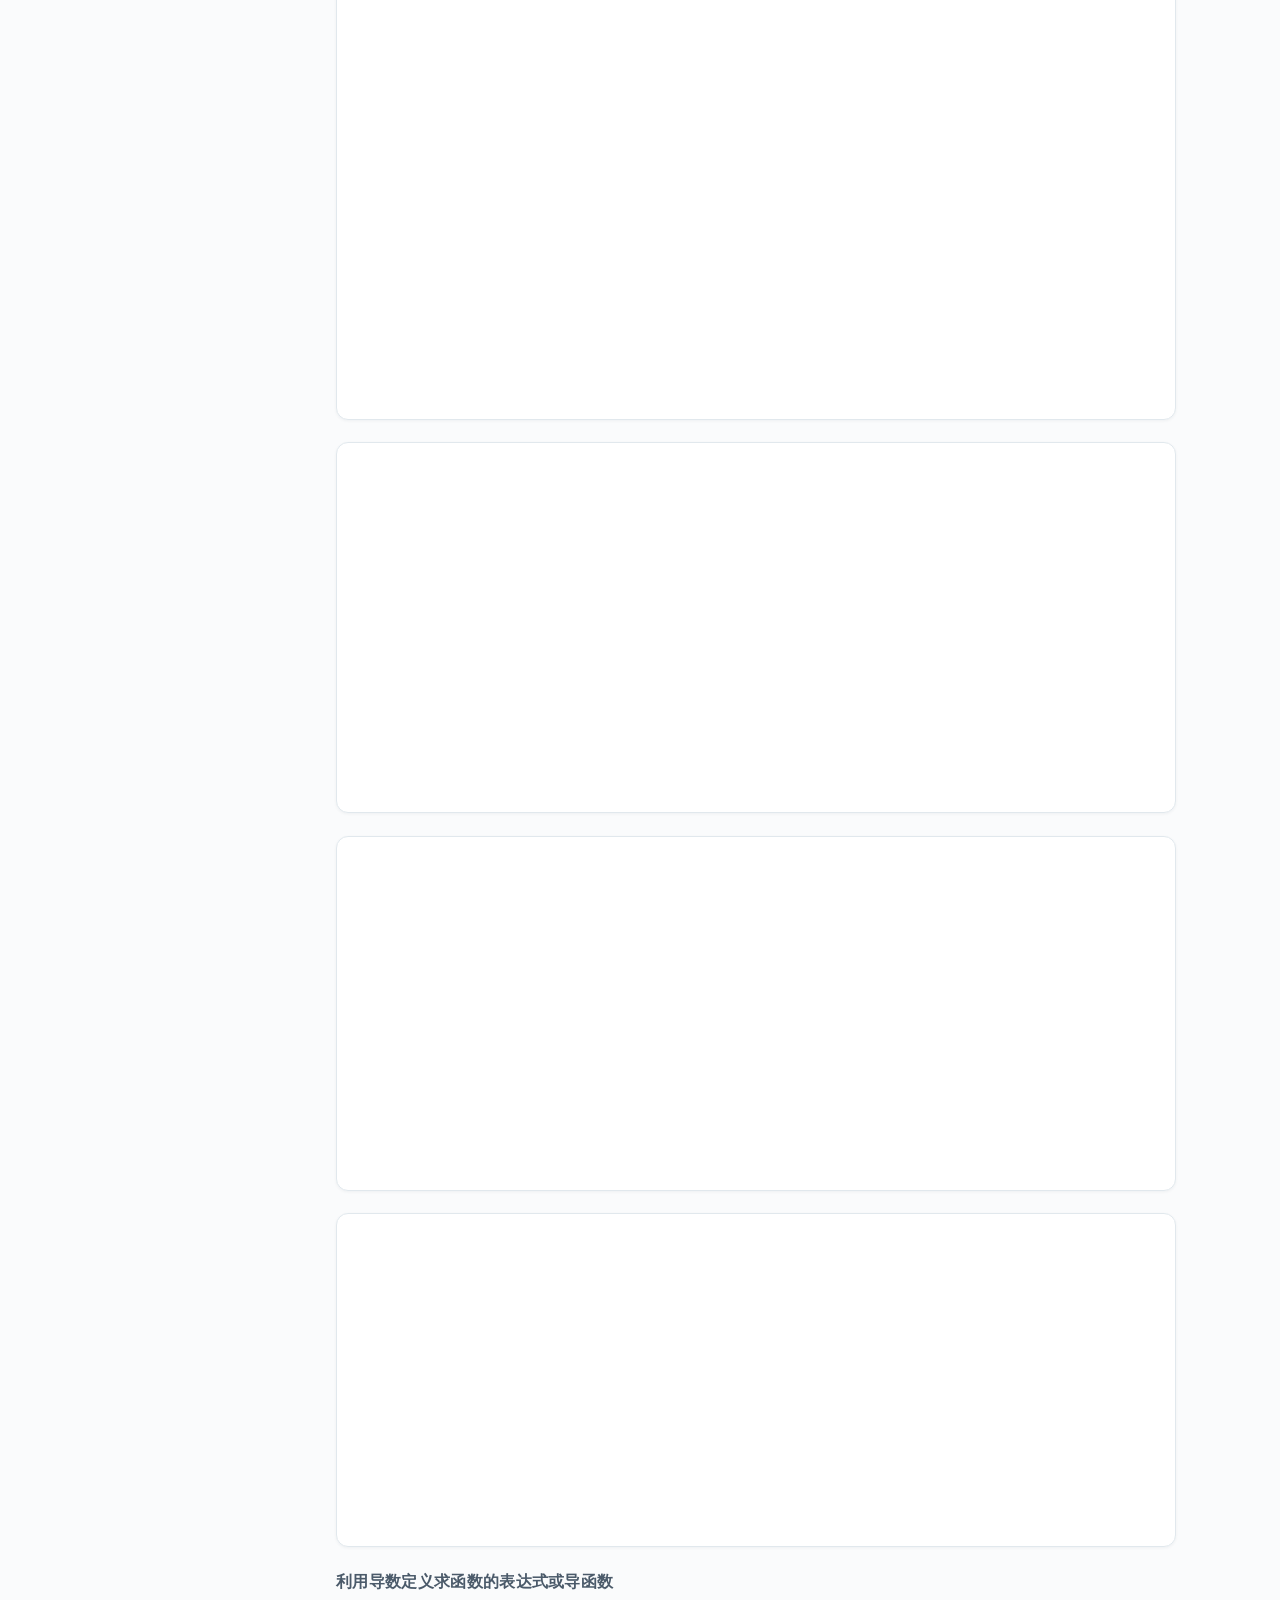
<file: chapters/chapter-02.html>
<!DOCTYPE html>
<html lang="zh-CN">
<head>
<meta charset="UTF-8">
<meta name="viewport" content="width=device-width, initial-scale=1.0">
<title>第2章 第二章 导数与微分 · 吉米多维奇高等数学刷题版</title>
<meta name="description" content="吉米多维奇高等数学习题精选精解第2章第二章 导数与微分题目与详解，共98题">
<link rel="stylesheet" href="../assets/katex/katex.min.css">
<link rel="stylesheet" href="../assets/style.css">
<script defer src="../assets/katex/katex.min.js"></script>
<script defer src="../assets/katex/auto-render.min.js"></script>
<script defer src="../assets/script.js"></script>
</head>
<body data-chapter="2" data-lazy="1">
<header class="topbar">
  <a class="back" href="../index.html">← 总目录</a>
  <button class="icon-btn sidebar-toggle" id="sidebar-toggle">☰ 目录</button>
  <span class="title">第2章 第二章 导数与微分 · 共98题</span>
  <button class="icon-btn" id="theme-btn">🌙 夜间</button>
</header>
<div class="sidebar-mask" id="sidebar-mask"></div>
<div class="layout">
<nav class="sidebar" id="sidebar">
<h3>本章节选</h3>
<a class="sec" href="#sec-s1">2. 导数的基本公式与运算法则</a>
<a class="sec" href="#sec-s2">3. 高阶导数　隐函数及参数方程求导</a>
<a class="sec" href="#sec-s3">4. 微分</a>
<a class="sec" href="#sec-s4">5. 综合提高题型</a>
<a class="sec" href="#sec-s5">1. 微分中值定理</a>
<h3>题号</h3><div class="qindex">
<a href="#q133" id="qi133">133</a>
<a href="#q134" id="qi134">134</a>
<a href="#q135" id="qi135">135</a>
<a href="#q136" id="qi136">136</a>
<a href="#q137" id="qi137">137</a>
<a href="#q138" id="qi138">138</a>
<a href="#q139" id="qi139">139</a>
<a href="#q140" id="qi140">140</a>
<a href="#q141" id="qi141">141</a>
<a href="#q142" id="qi142">142</a>
<a href="#q143" id="qi143">143</a>
<a href="#q144" id="qi144">144</a>
<a href="#q145" id="qi145">145</a>
<a href="#q146" id="qi146">146</a>
<a href="#q147" id="qi147">147</a>
<a href="#q148" id="qi148">148</a>
<a href="#q149" id="qi149">149</a>
<a href="#q150" id="qi150">150</a>
<a href="#q151" id="qi151">151</a>
<a href="#q152" id="qi152">152</a>
<a href="#q153" id="qi153">153</a>
<a href="#q154" id="qi154">154</a>
<a href="#q155" id="qi155">155</a>
<a href="#q156" id="qi156">156</a>
<a href="#q157" id="qi157">157</a>
<a href="#q158" id="qi158">158</a>
<a href="#q159" id="qi159">159</a>
<a href="#q160" id="qi160">160</a>
<a href="#q161" id="qi161">161</a>
<a href="#q162" id="qi162">162</a>
<a href="#q163" id="qi163">163</a>
<a href="#q164" id="qi164">164</a>
<a href="#q165" id="qi165">165</a>
<a href="#q166" id="qi166">166</a>
<a href="#q167" id="qi167">167</a>
<a href="#q168" id="qi168">168</a>
<a href="#q169" id="qi169">169</a>
<a href="#q170" id="qi170">170</a>
<a href="#q171" id="qi171">171</a>
<a href="#q172" id="qi172">172</a>
<a href="#q173" id="qi173">173</a>
<a href="#q174" id="qi174">174</a>
<a href="#q175" id="qi175">175</a>
<a href="#q176" id="qi176">176</a>
<a href="#q177" id="qi177">177</a>
<a href="#q178" id="qi178">178</a>
<a href="#q179" id="qi179">179</a>
<a href="#q180" id="qi180">180</a>
<a href="#q181" id="qi181">181</a>
<a href="#q182" id="qi182">182</a>
<a href="#q183" id="qi183">183</a>
<a href="#q184" id="qi184">184</a>
<a href="#q185" id="qi185">185</a>
<a href="#q186" id="qi186">186</a>
<a href="#q187" id="qi187">187</a>
<a href="#q188" id="qi188">188</a>
<a href="#q189" id="qi189">189</a>
<a href="#q190" id="qi190">190</a>
<a href="#q191" id="qi191">191</a>
<a href="#q192" id="qi192">192</a>
<a href="#q193" id="qi193">193</a>
<a href="#q194" id="qi194">194</a>
<a href="#q195" id="qi195">195</a>
<a href="#q196" id="qi196">196</a>
<a href="#q197" id="qi197">197</a>
<a href="#q198" id="qi198">198</a>
<a href="#q199" id="qi199">199</a>
<a href="#q200" id="qi200">200</a>
<a href="#q201" id="qi201">201</a>
<a href="#q202" id="qi202">202</a>
<a href="#q203" id="qi203">203</a>
<a href="#q204" id="qi204">204</a>
<a href="#q205" id="qi205">205</a>
<a href="#q206" id="qi206">206</a>
<a href="#q207" id="qi207">207</a>
<a href="#q208" id="qi208">208</a>
<a href="#q209" id="qi209">209</a>
<a href="#q210" id="qi210">210</a>
<a href="#q211" id="qi211">211</a>
<a href="#q212" id="qi212">212</a>
<a href="#q213" id="qi213">213</a>
<a href="#q214" id="qi214">214</a>
<a href="#q215" id="qi215">215</a>
<a href="#q216" id="qi216">216</a>
<a href="#q217" id="qi217">217</a>
<a href="#q218" id="qi218">218</a>
<a href="#q219" id="qi219">219</a>
<a href="#q220" id="qi220">220</a>
<a href="#q221" id="qi221">221</a>
<a href="#q222" id="qi222">222</a>
<a href="#q223" id="qi223">223</a>
<a href="#q224" id="qi224">224</a>
<a href="#q225" id="qi225">225</a>
<a href="#q226" id="qi226">226</a>
<a href="#q227" id="qi227">227</a>
<a href="#q228" id="qi228">228</a>
<a href="#q229" id="qi229">229</a>
<a href="#q230" id="qi230">230</a>
</div></nav>
<main class="main">
<div class="ch-progress-wrap" style="margin-bottom:18px;color:var(--text-soft);font-size:14px;">
  本章进度：<span id="ch-progress-text">0 / 98</span>
  <div class="progress-bar" id="ch-progress" data-ch-count="98" style="margin:6px 0 0;"><i></i></div>
</div>
<article class="problem" id="q133">
<div class="q-head">
<span class="q-no" data-n="133">【133】</span>
<span class="q-group">利用导数定义求初等函数的导数</span>
<button class="done-btn" type="button">标记已做</button>
</div>
<div class="q-stem">设 $f(x)=x(x+1)(x+2)\cdots(x+n)$，则 $f'(0)=$________．</div>

<hr class="div">
<button class="solution-toggle" type="button">收起解析 ▴</button>
<div class="solution">
<div class="sol-label">【解析】</div>
<div class="sol-body"><strong>解</strong> 根据 $f(x)$ 在点 $x=0$ 导数的定义 $$f'(0)=\lim_{h\to0}\frac{f(h)-f(0)}{h}=\lim_{h\to0}(h+1)(h+2)\cdots(h+n)=n!.$$ 故应填 $n!$．</div>
<div class="answer-line"><span class="ans-label">最终答案</span><span class="ans-body">故应填 $n!$</span></div>
</div>
</article>
<article class="problem" id="q134">
<div class="q-head">
<span class="q-no" data-n="134">【134】</span>
<span class="q-group">利用导数定义求初等函数的导数</span>
<button class="done-btn" type="button">标记已做</button>
</div>
<div class="q-stem">设 $f(x)=(x-a)\varphi(x)$，其中 $\varphi(x)$ 在 $x=a$ 连续，求 $f'(a)$．</div>

<hr class="div">
<button class="solution-toggle" type="button">收起解析 ▴</button>
<div class="solution">
<div class="sol-label">【解析】</div>
<div class="sol-body"><strong>解</strong> 使用导数的定义 $$f'(a)=\lim_{x\to a}\frac{f(x)-f(a)}{x-a}=\lim_{x\to a}\frac{(x-a)\varphi(x)-0}{x-a}=\lim_{x\to a}\varphi(x),$$ 而根据函数连续的定义有 $\lim\limits_{x\to a}\varphi(x)=\varphi(a)$．故 $f'(a)=\varphi(a)$．</div>
<div class="answer-line"><span class="ans-label">最终答案</span><span class="ans-body">故 $f'(a)=\varphi(a)$</span></div>
</div>
</article>
<article class="problem" id="q135">
<div class="q-head">
<span class="q-no" data-n="135">【135】</span>
<span class="q-group">利用导数定义求初等函数的导数</span>
<button class="done-btn" type="button">标记已做</button>
</div>
<div class="q-stem">设函数 $f(x)$ 在 $(-\infty,+\infty)$ 上有定义，在区间 $[0,2]$ 上，$f(x)=x(x^{2}-4)$，若对任意的 $x$ 都满足 $f(x)=kf(x+2)$，其中 $k$ 为常数．(1)写出 $f(x)$ 在 $[-2,0)$ 上的表达式；(2)问 $k$ 为何值时，$f(x)$ 在 $x=0$ 处可导．</div>

<hr class="div">
<button class="solution-toggle" type="button">收起解析 ▴</button>
<div class="solution">
<div class="sol-label">【解析】</div>
<div class="sol-body"><strong>解</strong> (1)当 $-2\leqslant x&lt;0$，即 $0\leqslant x+2&lt;2$ 时，$$f(x)=kf(x+2)=k(x+2)[(x+2)^{2}-4]=kx(x+2)(x+4).$$ (2)由题设知 $f(0)=0$．$$f_{+}'(0)=\lim_{x\to0^{+}}\frac{f(x)-f(0)}{x-0}=\lim_{x\to0^{+}}\frac{x(x^{2}-4)}{x}=-4;$$ $$f_{-}'(0)=\lim_{x\to0^{-}}\frac{f(x)-f(0)}{x-0}=\lim_{x\to0^{-}}\frac{kx(x+2)(x+4)}{x}=8k.$$ 令 $f_{-}'(0)=f_{+}'(0)$，得 $k=-\dfrac{1}{2}$．即当 $k=-\dfrac{1}{2}$ 时，$f(x)$ 在 $x=0$ 处可导．</div>
<div class="answer-line"><span class="ans-label">最终答案</span><span class="ans-body">当 $k=-\dfrac{1}{2}$ 时，$f(x)$ 在 $x=0$ 处可导</span></div>
</div>
</article>
<h3 class="grp-h">分段函数讨论分段点处的可导性</h3>
<article class="problem" id="q136">
<div class="q-head">
<span class="q-no" data-n="136">【136】</span>
<span class="q-group">分段函数讨论分段点处的可导性</span>
<button class="done-btn" type="button">标记已做</button>
</div>
<div class="q-stem">设 $f(x)=\begin{cases}\dfrac{2}{3}x^{3}, &amp; x\leqslant1\\ x^{2}, &amp; x&gt;1\end{cases}$，则 $f(x)$ 在 $x=1$ 处的________．
(A)左、右导数都存在　(B)左导数存在，但右导数不存在　(C)左导数不存在，但右导数存在　(D)左、右导数都不存在</div>

<hr class="div">
<button class="solution-toggle" type="button">收起解析 ▴</button>
<div class="solution">
<div class="sol-label">【解析】</div>
<div class="sol-body"><strong>解</strong> $f_{+}'(1)=\lim\limits_{x\to1^{+}}\dfrac{x^{2}-\frac{2}{3}}{x-1}=\infty$，$f_{-}'(1)=\lim\limits_{x\to1^{-}}\dfrac{\frac{2}{3}x^{3}-\frac{2}{3}}{x-1}=2$．故应选 (B)．</div>
<div class="answer-line"><span class="ans-label">最终答案</span><span class="ans-body">故应选 (B)</span></div>
</div>
</article>
<article class="problem" id="q137">
<div class="q-head">
<span class="q-no" data-n="137">【137】</span>
<span class="q-group">分段函数讨论分段点处的可导性</span>
<button class="done-btn" type="button">标记已做</button>
</div>
<div class="q-stem">设函数 $f(x)=\begin{cases}\dfrac{x}{1+e^{\frac{1}{x}}}, &amp; x&lt;0\\ 0, &amp; x=0\\ \dfrac{2x}{1+e^{x}}, &amp; x&gt;0\end{cases}$，则函数在点 $x=0$ 处的导数为________．</div>

<hr class="div">
<button class="solution-toggle" type="button">收起解析 ▴</button>
<div class="solution">
<div class="sol-label">【解析】</div>
<div class="sol-body"><strong>解</strong> $f(x)$ 是分段函数，按定义分别求 $f(x)$ 在点 $x=0$ 处的左、右导数．$$f_{-}'(0)=\lim_{x\to0^{-}}\frac{\dfrac{x}{1+e^{\frac{1}{x}}}-0}{x}=\lim_{x\to0^{-}}\frac{1}{1+e^{\frac{1}{x}}}=1,$$ $$f_{+}'(0)=\lim_{x\to0^{+}}\frac{\dfrac{2x}{1+e^{x}}-0}{x}=\lim_{x\to0^{+}}\frac{2}{1+e^{x}}=1,$$ 因以上左、右导数存在且相等，所以导数存在，$f'(0)=1$．故应填 $1$．</div>
<div class="answer-line"><span class="ans-label">最终答案</span><span class="ans-body">故应填 $1$</span></div>
</div>
</article>
<article class="problem" id="q138">
<div class="q-head">
<span class="q-no" data-n="138">【138】</span>
<span class="q-group">分段函数讨论分段点处的可导性</span>
<button class="done-btn" type="button">标记已做</button>
</div>
<div class="q-stem">函数 $f(x)=(x^{2}-x-2)|x^{3}-x|$ 不可导点的个数是________．
(A)3　(B)2　(C)1　(D)0</div>

<hr class="div">
<button class="solution-toggle" type="button">收起解析 ▴</button>
<div class="solution">
<div class="sol-label">【解析】</div>
<div class="sol-body"><strong>解法一</strong> $$f(x)=\begin{cases}-(x-2)x(x-1)(x+1)^{2}, &amp; x\leqslant-1\\ (x-2)x(x-1)(x+1)^{2}, &amp; -1&lt;x\leqslant0\\ -(x-2)x(x-1)(x+1)^{2}, &amp; 0&lt;x\leqslant1\\ (x-2)x(x-1)(x+1)^{2}, &amp; x&gt;1\end{cases}$$ $f(x)$ 的不可导的可能点为 $x=-1$，$x=0$，$x=1$．$$f_{-}'(-1)=\lim_{x\to-1^{-}}\frac{-(x-2)x(x-1)(x+1)^{2}}{x+1}=0$$ $$f_{+}'(-1)=\lim_{x\to-1^{+}}\frac{(x-2)x(x-1)(x+1)^{2}}{x+1}=0$$ 所以由 $f_{-}'(-1)=f_{+}'(-1)$ 得：$x=-1$ 为 $f(x)$ 的可导点．由 $$f_{-}'(0)=\lim_{x\to0^{-}}\frac{(x-2)x(x-1)(x+1)^{2}}{x}=2$$ $$f_{+}'(0)=\lim_{x\to0^{+}}\frac{-(x-2)x(x-1)(x+1)^{2}}{x}=-2$$ $$f_{-}'(1)=\lim_{x\to1^{-}}\frac{-(x-2)x(x-1)(x+1)^{2}}{x-1}=4$$ $$f_{+}'(1)=\lim_{x\to1^{+}}\frac{(x-2)x(x-1)(x+1)^{2}}{x-1}=-4$$ 因此 $f(x)$ 的不可导点有两个：$x=0$，$x=1$．故应选 (B)．<strong>解法二</strong> 因为 $f(x)=(x-2)(x+1)\cdot|x|\cdot|x+1|\cdot|x-1|$，由于含因子 $(x+1)\cdot|x+1|$，故 $f(x)$ 在 $x=-1$ 点可导．于是 $f(x)$ 有两个不可导点 $x=0$，$x=1$．故应选 (B)．<strong>点评</strong> 本题解法二使用下述结论讨论．若 $\varphi(x)$ 在点 $x=x_{0}$ 处连续，则 $f(x)=|x-x_{0}|\varphi(x)$ 在 $x=x_{0}$ 处可导的充要条件是 $\varphi(x_{0})=0$．特别地，$|x-x_{0}|$ 在 $x=x_{0}$ 处不可导，而 $(x-x_{0})|x-x_{0}|$ 在 $x=x_{0}$ 处可导．</div>
<div class="answer-line"><span class="ans-label">最终答案</span><span class="ans-body">故应选 (B)</span></div>
</div>
</article>
<article class="problem" id="q139">
<div class="q-head">
<span class="q-no" data-n="139">【139】</span>
<span class="q-group">分段函数讨论分段点处的可导性</span>
<button class="done-btn" type="button">标记已做</button>
</div>
<div class="q-stem">设 $f(x)$ 可导，$F(x)=f(x)(1+|\sin x|)$，则 $f(0)=0$ 是 $F(x)$ 在 $x=0$ 处可导的________．
(A)充分必要条件　(B)充分条件但非必要条件　(C)必要但非充分条件　(D)既非充分条件又非必要条件</div>

<hr class="div">
<button class="solution-toggle" type="button">收起解析 ▴</button>
<div class="solution">
<div class="sol-label">【解析】</div>
<div class="sol-body"><strong>解</strong> $F(x)=\begin{cases}f(x)(1-\sin x), &amp; x&lt;0\\ f(0), &amp; x=0\\ f(x)(1+\sin x), &amp; x&gt;0\end{cases}$ $$F_{-}'(0)=\lim_{x\to0^{-}}\frac{f(x)(1-\sin x)-f(0)}{x}=\lim_{x\to0^{-}}\frac{f(x)-f(0)}{x}-\lim_{x\to0^{-}}f(x)\cdot\frac{\sin x}{x}=f'(0)-f(0)$$ $$F_{+}'(0)=\lim_{x\to0^{+}}\frac{f(x)(1+\sin x)-f(0)}{x}=\lim_{x\to0^{+}}\frac{f(x)-f(0)}{x}+\lim_{x\to0^{+}}f(x)\cdot\frac{\sin x}{x}=f'(0)+f(0)$$ 若使 $F(x)$ 在 $x=0$ 处可导，则必须 $F_{-}'(0)=F_{+}'(0)$．则 $f(0)=0$．故应选 (A)．</div>
<div class="answer-line"><span class="ans-label">最终答案</span><span class="ans-body">故应选 (A)</span></div>
</div>
</article>
<article class="problem" id="q140">
<div class="q-head">
<span class="q-no" data-n="140">【140】</span>
<span class="q-group">分段函数讨论分段点处的可导性</span>
<button class="done-btn" type="button">标记已做</button>
</div>
<div class="q-stem">设函数 $f(x)=|x^{3}-1|\varphi(x)$，其中 $\varphi(x)$ 在 $x=1$ 处连续，则 $\varphi(1)=0$ 是 $f(x)$ 在 $x=1$ 处可导的________．
(A)充分必要条件　(B)必要但非充分条件　(C)充分但非必要条件　(D)既非充分也非必要条件</div>

<hr class="div">
<button class="solution-toggle" type="button">收起解析 ▴</button>
<div class="solution">
<div class="sol-label">【解析】</div>
<div class="sol-body"><strong>解</strong> 因为 $\lim\limits_{x\to1^{+}}\dfrac{f(x)-f(1)}{x-1}=\lim\limits_{x\to1^{+}}\dfrac{x^{3}-1}{x-1}\cdot\varphi(x)=3\varphi(1)$，$$\lim_{x\to1^{-}}\frac{f(x)-f(1)}{x-1}=-\lim_{x\to1^{-}}\frac{x^{3}-1}{x-1}\cdot\varphi(x)=-3\varphi(1),$$ 可见，$f(x)$ 在 $x=1$ 处可导的充分必要条件是 $3\varphi(1)=-3\varphi(1)$，即 $\varphi(1)=0$．故应选 (A)．</div>
<div class="answer-line"><span class="ans-label">最终答案</span><span class="ans-body">故应选 (A)</span></div>
</div>
</article>
<h3 class="grp-h">根据导数定义，利用所给极限式子求导数</h3>
<article class="problem" id="q141">
<div class="q-head">
<span class="q-no" data-n="141">【141】</span>
<span class="q-group">根据导数定义，利用所给极限式子求导数</span>
<button class="done-btn" type="button">标记已做</button>
</div>
<div class="q-stem">设函数 $f(x)$ 在 $x=a$ 点可导，且 $\lim\limits_{h\to0}\dfrac{h}{f(a-2h)-f(a)}=\dfrac{1}{4}$，求 $f'(a)$．</div>

<hr class="div">
<button class="solution-toggle" type="button">收起解析 ▴</button>
<div class="solution">
<div class="sol-label">【解析】</div>
<div class="sol-body"><strong>解</strong> 设 $\Delta x=-2h$，则 $h\to0$，即 $\Delta x\to0$，所以根据导数的定义 $$f'(a)=\lim_{\Delta x\to0}\frac{f(a+\Delta x)-f(a)}{\Delta x}=\lim_{h\to0}\frac{f(a-2h)-f(a)}{-2h}=-\dfrac{1}{2}\lim_{h\to0}\frac{f(a-2h)-f(a)}{h}=-\dfrac{1}{2}\times4=-2.$$</div>
<div class="answer-line"><span class="ans-label">最终答案</span><span class="ans-body">$f'(a)=-2$</span></div>
</div>
</article>
<article class="problem" id="q142">
<div class="q-head">
<span class="q-no" data-n="142">【142】</span>
<span class="q-group">根据导数定义，利用所给极限式子求导数</span>
<button class="done-btn" type="button">标记已做</button>
</div>
<div class="q-stem">设函数 $f(x)$ 在 $x=0$ 处连续，且 $\lim\limits_{h\to0}\dfrac{f(h^{2})}{h^{2}}=1$，则________．
(A)$f(0)=0$ 且 $f_{-}'(0)$ 存在　(B)$f(0)=1$ 且 $f_{-}'(0)$ 存在　(C)$f(0)=0$ 且 $f_{+}'(0)$ 存在　(D)$f(0)=1$ 且 $f_{+}'(0)$ 存在</div>

<hr class="div">
<button class="solution-toggle" type="button">收起解析 ▴</button>
<div class="solution">
<div class="sol-label">【解析】</div>
<div class="sol-body"><strong>解</strong> 由 $f(x)$ 在 $x=0$ 点连续且 $\lim\limits_{h\to0}\dfrac{f(h^{2})}{h^{2}}=1$ 知 $\lim\limits_{h\to0}f(h^{2})=0=f(0)$，令 $h^{2}=\Delta x$，则当 $h\to0$ 时，$\Delta x\to0^{+}$，$$1=\lim_{h\to0}\frac{f(h^{2})}{h^{2}}=\lim_{h\to0}\frac{f(h^{2})-f(0)}{h^{2}}=\lim_{\Delta x\to0^{+}}\frac{f(\Delta x)-f(0)}{\Delta x}=f_{+}'(0).$$ 故应选 (C)．</div>
<div class="answer-line"><span class="ans-label">最终答案</span><span class="ans-body">故应选 (C)</span></div>
</div>
</article>
<article class="problem" id="q143">
<div class="q-head">
<span class="q-no" data-n="143">【143】</span>
<span class="q-group">根据导数定义，利用所给极限式子求导数</span>
<button class="done-btn" type="button">标记已做</button>
</div>
<div class="q-stem">若 $f(x)$ 在 $x=0$ 点连续，且 $\lim\limits_{x\to0}\dfrac{f(x)}{x}$ 存在，证明 $f(x)$ 在 $x=0$ 点可导．</div>

<hr class="div">
<button class="solution-toggle" type="button">收起解析 ▴</button>
<div class="solution">
<div class="sol-label">【解析】</div>
<div class="sol-body"><strong>证</strong> 设 $\lim\limits_{x\to0}\dfrac{f(x)}{x}=A$，所以 $\lim\limits_{x\to0}f(x)=\lim\limits_{x\to0}x\cdot\dfrac{f(x)}{x}=0\cdot A=0$．因为 $f(x)$ 在 $x=0$ 连续，所以 $\lim\limits_{x\to0}f(x)=f(0)=0$，从而导数定义有 $$f'(0)=\lim_{x\to0}\frac{f(x)-f(0)}{x-0}=\lim_{x\to0}\frac{f(x)}{x}=A.$$</div>
<div class="answer-line"><span class="ans-label">最终答案</span><span class="ans-body">同解末（$f'(0)=A$，即 $f(x)$ 在 $x=0$ 点可导）</span></div>
</div>
</article>
<article class="problem" id="q144">
<div class="q-head">
<span class="q-no" data-n="144">【144】</span>
<span class="q-group">根据导数定义，利用所给极限式子求导数</span>
<button class="done-btn" type="button">标记已做</button>
</div>
<div class="q-stem">当 $h\to0$ 时，$f(x_{0}-3h)-f(x_{0})+2h$ 是 $h$ 的高阶无穷小量，则 $f'(x_{0})=$________．</div>

<hr class="div">
<button class="solution-toggle" type="button">收起解析 ▴</button>
<div class="solution">
<div class="sol-label">【解析】</div>
<div class="sol-body"><strong>解</strong> 将已知条件写成等式有 $$f(x_{0}-3h)-f(x_{0})+2h=o(h)\quad(\text{当 } h\to0 \text{ 时}，o(h) \text{ 为 } h \text{ 的高阶无穷小})$$ 即 $$\frac{f(x_{0}-3h)-f(x_{0})}{h}=-2+\frac{o(h)}{h},$$ 等式两边取极限并利用导数定义得 $-3f'(x_{0})=-2$，即 $f'(x_{0})=\dfrac{2}{3}$．故应填 $\dfrac{2}{3}$．</div>
<div class="answer-line"><span class="ans-label">最终答案</span><span class="ans-body">故应填 $\dfrac{2}{3}$</span></div>
</div>
</article>
<article class="problem" id="q145">
<div class="q-head">
<span class="q-no" data-n="145">【145】</span>
<span class="q-group">根据导数定义，利用所给极限式子求导数</span>
<button class="done-btn" type="button">标记已做</button>
</div>
<div class="q-stem">设函数 $f(x)$ 在 $x=0$ 处可导（即 $f'(0)$ 存在），且 $f(x)=f(0)+2x+a(x)$，又 $\lim\limits_{x\to0}\dfrac{a(x)}{x}=0$，求 $f'(0)$．</div>

<hr class="div">
<button class="solution-toggle" type="button">收起解析 ▴</button>
<div class="solution">
<div class="sol-label">【解析】</div>
<div class="sol-body"><strong>解</strong> 由已知条件知当 $x\neq0$ 时，$$\frac{f(x)-f(0)}{x}=2+\frac{a(x)}{x},$$ 当 $x\to0$ 时取极限，则有 $\lim\limits_{x\to0}\dfrac{f(x)-f(0)}{x-0}=2+\lim\limits_{x\to0}\dfrac{a(x)}{x}=2$．由导数定义得 $f'(0)=2$．</div>
<div class="answer-line"><span class="ans-label">最终答案</span><span class="ans-body">$f'(0)=2$</span></div>
</div>
</article>
<h3 class="grp-h">利用导数定义求极限</h3>
<article class="problem" id="q146">
<div class="q-head">
<span class="q-no" data-n="146">【146】</span>
<span class="q-group">利用导数定义求极限</span>
<button class="done-btn" type="button">标记已做</button>
</div>
<div class="q-stem">下列各题中均假设 $f'(x_{0})$ 存在，按照导数定义，求出下列各题中的 $A$ 值．
(1)$A=\lim\limits_{\Delta x\to0}\dfrac{f(x_{0}-\Delta x)-f(x_{0})}{\Delta x}$；
(2)$A=\lim\limits_{x\to0}\dfrac{f(x)}{x}$，设 $f(0)=0$，且 $f'(0)$ 存在；
(3)$A=\lim\limits_{h\to0}\dfrac{f(x_{0}+3h)-f(x_{0})}{h}$．</div>

<hr class="div">
<button class="solution-toggle" type="button">收起解析 ▴</button>
<div class="solution">
<div class="sol-label">【解析】</div>
<div class="sol-body"><strong>解</strong> (1)$A=\lim\limits_{\Delta x\to0}\dfrac{f(x_{0}-\Delta x)-f(x_{0})}{-\Delta x}\cdot(-1)=-f'(x_{0})$；
(2)$A=\lim\limits_{x\to0}\dfrac{f(x)-f(0)}{x-0}=f'(0)$；
(3)$A=\lim\limits_{h\to0}\dfrac{f(x_{0}+3h)-f(x_{0})}{3h}\cdot3=3f'(x_{0})$．</div>
<div class="answer-line"><span class="ans-label">最终答案</span><span class="ans-body">(1)$A=-f'(x_{0})$；(2)$A=f'(0)$；(3)$A=3f'(x_{0})$</span></div>
</div>
</article>
<article class="problem" id="q147">
<div class="q-head">
<span class="q-no" data-n="147">【147】</span>
<span class="q-group">利用导数定义求极限</span>
<button class="done-btn" type="button">标记已做</button>
</div>
<div class="q-stem">设函数 $f(x)$ 在点 $x_{0}$ 处的导数 $f'(x_{0})$ 存在，$\alpha,\beta$ 是常数，求极限 $$\lim_{h\to0}\frac{f(x_{0}+\alpha h)-f(x_{0}-\beta h)}{h}.$$</div>

<hr class="div">
<button class="solution-toggle" type="button">收起解析 ▴</button>
<div class="solution">
<div class="sol-label">【解析】</div>
<div class="sol-body"><strong>解</strong> 因导数 $f'(x_{0})$ 存在，则由导数定义与极限的运算法则得 $$\lim_{h\to0}\frac{f(x_{0}+\alpha h)-f(x_{0}-\beta h)}{h}=\lim_{h\to0}\frac{[f(x_{0}+\alpha h)-f(x_{0})]-[f(x_{0}-\beta h)-f(x_{0})]}{h}$$ $$=\alpha\lim_{h\to0}\frac{f(x_{0}+\alpha h)-f(x_{0})}{\alpha h}+\beta\lim_{h\to0}\frac{f(x_{0}-\beta h)-f(x_{0})}{-\beta h}$$ $$=\alpha f'(x_{0})+\beta f'(x_{0}).$$ 特别地，当 $\alpha,\beta$ 至少有一个为零时，上述结果显然成立．<strong>点评</strong> 特别地，当 $\alpha=\beta=1$ 时，有 $$\lim_{h\to0}\frac{f(x_{0}+h)-f(x_{0}-h)}{2h}=f'(x_{0}).\tag{①}$$ 但是式①不能作为函数 $y=f(x)$ 在点 $x_{0}$ 的导数定义，因为它与导数定义式 $$\lim_{h\to0}\frac{f(x_{0}+h)-f(x_{0})}{h}=f'(x_{0})\tag{②}$$ 是不等价的．事实上，若式②成立，则式①左边的极限存在，且等于 $f'(x_{0})$．但是，反之不成立，即若式①左边的极限存在，并不能保证式②左边的极限存在．换言之，式①只是式②的必要条件，并不是充分条件．这是因为式①中以 $x_{0}$ 为中心的对称点 $x_{0}+h$，$x_{0}-h$ 处的函数值之差 $f(x_{0}+h)-f(x_{0}-h)$ 对点 $x_{0}$ 处的函数值没有任何要求．也就是说，极限 $\lim\limits_{h\to0}\dfrac{f(x_{0}+h)-f(x_{0}-h)}{2h}$ 存在与否跟点 $x_{0}$ 处的函数值 $f(x_{0})$ 无关．这不符合导数定义的要求．例如，对于任何偶函数 $f(x)$，它的极限 $$\lim_{h\to0}\frac{f(0+h)-f(0-h)}{2h}$$ 总是存在的，且为零，但是极限 $\lim\limits_{h\to0}\dfrac{f(0+h)-f(0)}{h}$ 却不一定存在．</div>
<div class="answer-line"><span class="ans-label">最终答案</span><span class="ans-body">$\alpha f'(x_{0})+\beta f'(x_{0})$</span></div>
</div>
</article>
<article class="problem" id="q148">
<div class="q-head">
<span class="q-no" data-n="148">【148】</span>
<span class="q-group">利用导数定义求极限</span>
<button class="done-btn" type="button">标记已做</button>
</div>
<div class="q-stem">已知 $f'(x_{0})=-1$，则 $\lim\limits_{x\to0}\dfrac{x}{f(x_{0}-2x)-f(x_{0}-x)}=$________．</div>

<hr class="div">
<button class="solution-toggle" type="button">收起解析 ▴</button>
<div class="solution">
<div class="sol-label">【解析】</div>
<div class="sol-body"><strong>解</strong> $$\lim_{x\to0}\frac{f(x_{0}-2x)-f(x_{0}-x)}{x}=\lim_{x\to0}\frac{[f(x_{0}-2x)-f(x_{0})]-[f(x_{0}-x)-f(x_{0})]}{x}=-2f'(x_{0})+f'(x_{0})=1.$$ 故应填 $1$．</div>
<div class="answer-line"><span class="ans-label">最终答案</span><span class="ans-body">故应填 $1$</span></div>
</div>
</article>
<article class="problem" id="q149">
<div class="q-head">
<span class="q-no" data-n="149">【149】</span>
<span class="q-group">利用导数定义求极限</span>
<button class="done-btn" type="button">标记已做</button>
</div>
<div class="q-stem">设 $f'(0)=2$，则 $\lim\limits_{x\to0}\dfrac{f(3\sin x)-f(2\arctan x)}{x}=$________．
(A)$\dfrac{1}{2}$　(B)$2$　(C)$\dfrac{1}{4}$　(D)$4$</div>

<hr class="div">
<button class="solution-toggle" type="button">收起解析 ▴</button>
<div class="solution">
<div class="sol-label">【解析】</div>
<div class="sol-body"><strong>解</strong> 原式 $=\lim\limits_{x\to0}\dfrac{f(3\sin x)-f(0)}{3\sin x}\cdot\dfrac{3\sin x}{x}-\lim\limits_{x\to0}\dfrac{f(2\arctan x)-f(0)}{2\arctan x}\cdot\dfrac{2\arctan x}{x}=3f'(0)-2f'(0)=f'(0)=2$．故应选 (B)．</div>
<div class="answer-line"><span class="ans-label">最终答案</span><span class="ans-body">故应选 (B)</span></div>
</div>
</article>
<article class="problem" id="q150">
<div class="q-head">
<span class="q-no" data-n="150">【150】</span>
<span class="q-group">利用导数定义求极限</span>
<button class="done-btn" type="button">标记已做</button>
</div>
<div class="q-stem">设 $f(x)$ 在 $x=0$ 处可导，且 $f(0)=0$，则 $\lim\limits_{x\to0}\dfrac{f(tx)-f(x)}{x}=$________．</div>

<hr class="div">
<button class="solution-toggle" type="button">收起解析 ▴</button>
<div class="solution">
<div class="sol-label">【解析】</div>
<div class="sol-body"><strong>解</strong> 由题设有 $f'(0)=\lim\limits_{x\to0}\dfrac{f(x)}{x}$，于是，当 $t=0$ 时，$\lim\limits_{x\to0}\dfrac{f(tx)-f(x)}{x}=\lim\limits_{x\to0}\left[-\dfrac{f(x)}{x}\right]=-f'(0)$；当 $t\neq0$ 时，$\lim\limits_{x\to0}\dfrac{f(tx)-f(x)}{x}=\lim\limits_{x\to0}\dfrac{tf(tx)}{tx}-\lim\limits_{x\to0}\dfrac{f(x)}{x}=(t-1)f'(0)$．故应填 $(t-1)f'(0)$．</div>
<div class="answer-line"><span class="ans-label">最终答案</span><span class="ans-body">故应填 $(t-1)f'(0)$</span></div>
</div>
</article>
<h3 class="grp-h">利用导数定义求函数的表达式或导函数</h3>
<article class="problem" id="q151">
<div class="q-head">
<span class="q-no" data-n="151">【151】</span>
<span class="q-group">利用导数定义求函数的表达式或导函数</span>
<button class="done-btn" type="button">标记已做</button>
</div>
<div class="q-stem">若 $f(x)$ 满足条件 $f(1+x)=af(x)$，且 $f'(0)=b$（常数 $a,b\neq0$），求 $f'(1)$．</div>

<hr class="div">
<button class="solution-toggle" type="button">收起解析 ▴</button>
<div class="solution">
<div class="sol-label">【解析】</div>
<div class="sol-body"><strong>解</strong> 由题意得：$f(1)=af(0)$，$$f'(1)=\lim_{x\to0}\frac{f(1+x)-f(1)}{x}=\lim_{x\to0}\frac{af(x)-af(0)}{x}=a\lim_{x\to0}\frac{f(x)-f(0)}{x}=af'(0)=ab.$$ 即 $f'(1)=ab$．</div>
<div class="answer-line"><span class="ans-label">最终答案</span><span class="ans-body">$f'(1)=ab$</span></div>
</div>
</article>
<article class="problem" id="q152">
<div class="q-head">
<span class="q-no" data-n="152">【152】</span>
<span class="q-group">利用导数定义求函数的表达式或导函数</span>
<button class="done-btn" type="button">标记已做</button>
</div>
<div class="q-stem">设 $f(x)$ 在 $(-\infty,+\infty)$ 上有定义，对任意 $x,y\in(-\infty,+\infty)$ 有 $f(x+y)=f(x)+f(y)+2xy$，且 $f'(0)$ 存在，求 $f(x)$．</div>

<hr class="div">
<button class="solution-toggle" type="button">收起解析 ▴</button>
<div class="solution">
<div class="sol-label">【解析】</div>
<div class="sol-body"><strong>解</strong> 对 $f(x+y)=f(x)+f(y)+2xy$，令 $y=0$ 得 $f(x)=f(x)+f(0)$，即 $f(0)=0$．$$f'(x)=\lim_{\Delta x\to0}\frac{f(x+\Delta x)-f(x)}{\Delta x}=\lim_{\Delta x\to0}\frac{f(\Delta x)+2x\cdot\Delta x}{\Delta x}=\lim_{\Delta x\to0}\frac{f(\Delta x)-f(0)}{\Delta x}+2x=f'(0)+2x,$$ 所以 $f(x)=f'(0)x+x^{2}+c$．再由 $f(0)=0$ 得 $c=0$．故 $f(x)=f'(0)x+x^{2}$．</div>
<div class="answer-line"><span class="ans-label">最终答案</span><span class="ans-body">故 $f(x)=f'(0)x+x^{2}$</span></div>
</div>
</article>
<article class="problem" id="q153">
<div class="q-head">
<span class="q-no" data-n="153">【153】</span>
<span class="q-group">利用导数定义求函数的表达式或导函数</span>
<button class="done-btn" type="button">标记已做</button>
</div>
<div class="q-stem">设 $f(x)$ 是 $(-\infty,+\infty)$ 上的非零函数，对任意 $x,y\in(-\infty,+\infty)$ 有 $f(x+y)=f(x)f(y)$，且 $f'(0)=1$，证明：$f'(x)=f(x)$．</div>

<hr class="div">
<button class="solution-toggle" type="button">收起解析 ▴</button>
<div class="solution">
<div class="sol-label">【解析】</div>
<div class="sol-body"><strong>证</strong> 因为 $f(x+y)=f(x)f(y)$，且 $f(x)$ 非零，令 $y=0$，便得 $f(x)=f(x)f(0)$，于是 $f(0)=1$．对任意 $x\in(-\infty,+\infty)$，$f(x+\Delta x)=f(x)\cdot f(\Delta x)$．根据导数的定义，$$f'(x)=\lim_{\Delta x\to0}\frac{f(x+\Delta x)-f(x)}{\Delta x}=\lim_{\Delta x\to0}\frac{f(x)[f(\Delta x)-1]}{\Delta x}=\lim_{\Delta x\to0}f(x)\cdot\frac{f(\Delta x)-f(0)}{\Delta x}=f(x)f'(0)=f(x).$$</div>
<div class="answer-line"><span class="ans-label">最终答案</span><span class="ans-body">同解末（证得 $f'(x)=f(x)$）</span></div>
</div>
</article>
<article class="problem" id="q154">
<div class="q-head">
<span class="q-no" data-n="154">【154】</span>
<span class="q-group">利用导数定义求函数的表达式或导函数</span>
<button class="done-btn" type="button">标记已做</button>
</div>
<div class="q-stem">设 $f(x)$ 对任意非零 $x,y$ 有 $f(x\cdot y)=f(x)+f(y)$，且 $f'(1)=1$，求 $f(x)$．</div>

<hr class="div">
<button class="solution-toggle" type="button">收起解析 ▴</button>
<div class="solution">
<div class="sol-label">【解析】</div>
<div class="sol-body"><strong>解</strong> 当 $x\neq0$ 时，$$f'(x)=\lim_{\Delta x\to0}\frac{f(x+\Delta x)-f(x)}{\Delta x}=\lim_{\Delta x\to0}\frac{f\left[x\cdot\left(1+\frac{\Delta x}{x}\right)\right]-f(x\cdot1)}{\Delta x}$$ $$=\lim_{\Delta x\to0}\frac{f(x)+f\left(1+\frac{\Delta x}{x}\right)-f(x)-f(1)}{\Delta x}=\lim_{\Delta x\to0}\frac{f\left(1+\frac{\Delta x}{x}\right)-f(1)}{x\cdot\frac{\Delta x}{x}}=\dfrac{1}{x}f'(1)=\dfrac{1}{x},$$ 所以 $f(x)=\ln|x|+C$．由于 $f(1)=f(1)+f(1)$，所以 $f(1)=0$，即 $C=0$．故 $f(x)=\ln|x|$．</div>
<div class="answer-line"><span class="ans-label">最终答案</span><span class="ans-body">故 $f(x)=\ln|x|$</span></div>
</div>
</article>
<h3 class="grp-h">可导与连续之间的关系</h3>
<article class="problem" id="q155">
<div class="q-head">
<span class="q-no" data-n="155">【155】</span>
<span class="q-group">可导与连续之间的关系</span>
<button class="done-btn" type="button">标记已做</button>
</div>
<div class="q-stem">设 $f(x)=\begin{cases}\dfrac{1-\cos x}{\sqrt{x}}, &amp; x&gt;0\\ x^{2}g(x), &amp; x\leqslant0\end{cases}$，其中 $g(x)$ 是有界函数，则 $f(x)$ 在 $x=0$ 处________．
(A)极限不存在　(B)极限存在，但不连续　(C)连续，但不可导　(D)可导</div>

<hr class="div">
<button class="solution-toggle" type="button">收起解析 ▴</button>
<div class="solution">
<div class="sol-label">【解析】</div>
<div class="sol-body"><strong>解</strong> $$\lim_{x\to0^{+}}f(x)=\lim_{x\to0^{+}}\frac{1-\cos x}{\sqrt{x}}=\lim_{x\to0^{+}}\frac{\frac{1}{2}x^{2}}{\sqrt{x}}=0=f(0),$$ $$\lim_{x\to0^{-}}f(x)=\lim_{x\to0^{-}}x^{2}g(x)=0=f(0),$$ 故 $f(x)$ 在 $x=0$ 处极限存在，且连续，(A)、(B)不正确．$$f_{-}'(0)=\lim_{x\to0^{-}}\frac{x^{2}g(x)-0}{x}=\lim_{x\to0^{-}}xg(x)=0,$$ $$f_{+}'(0)=\lim_{x\to0^{+}}\frac{\dfrac{1-\cos x}{\sqrt{x}}-0}{x}=\lim_{x\to0^{+}}\frac{\frac{1}{2}x^{2}}{x^{\frac{3}{2}}}=0$$ 故 $f(x)$ 在 $x=0$ 处可导．故应选 (D)．<strong>点评</strong> 分段函数在分界点的极限、连续和可导问题一般应采用定义通过左、右两端进行讨论．极限、连续和可导三者的关系是：可导 $\Rightarrow$ 连续 $\Rightarrow$ 极限存在，但反过来不成立．本题若 $f(x)$ 在 $x=0$ 处可导，则选项 (A)、(B)、(C) 可立即排除，因此也可直接从判断 $f(x)$ 在 $x=0$ 处是否可导入手讨论．</div>
<div class="answer-line"><span class="ans-label">最终答案</span><span class="ans-body">故应选 (D)</span></div>
</div>
</article>
<article class="problem" id="q156">
<div class="q-head">
<span class="q-no" data-n="156">【156】</span>
<span class="q-group">可导与连续之间的关系</span>
<button class="done-btn" type="button">标记已做</button>
</div>
<div class="q-stem">设 $f(x)=\begin{cases}ax^{2}+b, &amp; x\geqslant1\\ x\cos\dfrac{\pi}{2}x, &amp; x&lt;1\end{cases}$，$f(x)$ 在 $x=1$ 可导，则 $a=$________，$b=$________．</div>

<hr class="div">
<button class="solution-toggle" type="button">收起解析 ▴</button>
<div class="solution">
<div class="sol-label">【解析】</div>
<div class="sol-body"><strong>解</strong> 要使 $f(x)$ 在 $x=1$ 可导，则 $f(x)$ 必须在 $x=1$ 连续，即 $$\lim_{x\to1^{-}}f(x)=\lim_{x\to1^{+}}f(x)=f(1),$$ 也即 $a+b=0$，从而 $b=-a$．$f(x)$ 在 $x=1$ 可导，则必有 $f_{-}'(1)=f_{+}'(1)$，$$f_{-}'(1)=\lim_{x\to1^{-}}\frac{x\cos\dfrac{\pi}{2}x-(a+b)}{x-1}=-\lim_{x\to1^{-}}\frac{x\sin\left[\dfrac{\pi}{2}(x-1)\right]}{x-1}=-\dfrac{\pi}{2},$$ $$f_{+}'(1)=\lim_{x\to1^{+}}\frac{ax^{2}+b-(a+b)}{x-1}=\lim_{x\to1^{+}}\frac{a(x^{2}-1)}{x-1}=2a,$$ 故 $2a=-\dfrac{\pi}{2}$，则 $a=-\dfrac{\pi}{4}$．故应填 $a=-\dfrac{\pi}{4}$，$b=\dfrac{\pi}{4}$．</div>
<div class="answer-line"><span class="ans-label">最终答案</span><span class="ans-body">故应填 $a=-\dfrac{\pi}{4}$，$b=\dfrac{\pi}{4}$</span></div>
</div>
</article>
<h3 class="grp-h">利用导数定义讨论有关函数的连续性、间断点</h3>
<article class="problem" id="q157">
<div class="q-head">
<span class="q-no" data-n="157">【157】</span>
<span class="q-group">利用导数定义讨论有关函数的连续性、间断点</span>
<button class="done-btn" type="button">标记已做</button>
</div>
<div class="q-stem">设函数 $f(x)$ 有连续的导函数，$f(0)=0$ 且 $f'(0)=b$，若函数 $$F(x)=\begin{cases}\dfrac{f(x)+a\sin x}{x}, &amp; x\neq0\\ A, &amp; x=0\end{cases}$$ 在 $x=0$ 处连续，则常数 $A=$________．</div>

<hr class="div">
<button class="solution-toggle" type="button">收起解析 ▴</button>
<div class="solution">
<div class="sol-label">【解析】</div>
<div class="sol-body"><strong>解</strong> 因为 $$\lim_{x\to0}F(x)=\lim_{x\to0}\frac{f(x)+a\sin x}{x}=\lim_{x\to0}\left[\frac{f(x)-f(0)}{x}+\frac{a\sin x}{x}\right]=f'(0)+a=b+a.$$ 由 $\lim\limits_{x\to0}F(x)=F(0)=A$，得 $A=a+b$．故应填 $A=a+b$．</div>
<div class="answer-line"><span class="ans-label">最终答案</span><span class="ans-body">故应填 $A=a+b$</span></div>
</div>
</article>
<article class="problem" id="q158">
<div class="q-head">
<span class="q-no" data-n="158">【158】</span>
<span class="q-group">利用导数定义讨论有关函数的连续性、间断点</span>
<button class="done-btn" type="button">标记已做</button>
</div>
<div class="q-stem">设 $F(x)=\begin{cases}\dfrac{f(x)}{x}, &amp; x\neq0\\ f(0), &amp; x=0\end{cases}$，其中 $f(x)$ 在 $x=0$ 处可导，$f'(0)\neq0$，$f(0)=0$，则 $x=0$ 是 $F(x)$ 的________．
(A)连续点　(B)第一类间断点　(C)第二类间断点　(D)连续点或间断点不能由此确定</div>

<hr class="div">
<button class="solution-toggle" type="button">收起解析 ▴</button>
<div class="solution">
<div class="sol-label">【解析】</div>
<div class="sol-body"><strong>解</strong> 由于 $f(x)$ 在 $x=0$ 处可导，由导数定义知：$$\lim_{x\to0}\frac{f(x)-f(0)}{x}=f'(0).$$ 因为 $f(0)=0$，$f'(0)\neq0$，所以 $$\lim_{x\to0}F(x)=\lim_{x\to0}\frac{f(x)}{x}=f'(0)\neq F(0),$$ 因此 $x=0$ 是 $F(x)$ 的第一类间断点．故应选 (B)．</div>
<div class="answer-line"><span class="ans-label">最终答案</span><span class="ans-body">故应选 (B)</span></div>
</div>
</article>
<h3 class="grp-h">利用导数定义计算切线斜率</h3>
<article class="problem" id="q159">
<div class="q-head">
<span class="q-no" data-n="159">【159】</span>
<span class="q-group">利用导数定义计算切线斜率</span>
<button class="done-btn" type="button">标记已做</button>
</div>
<div class="q-stem">设 $f(x)$ 为可导函数，且满足条件 $\lim\limits_{x\to0}\dfrac{f(1)-f(1-x)}{2x}=-1$，则曲线 $y=f(x)$ 在点 $(1,f(1))$ 处的切线斜率为________．
(A)$2$　(B)$-1$　(C)$\dfrac{1}{2}$　(D)$-2$</div>

<hr class="div">
<button class="solution-toggle" type="button">收起解析 ▴</button>
<div class="solution">
<div class="sol-label">【解析】</div>
<div class="sol-body"><strong>解</strong> $$\lim_{x\to0}\frac{f(1)-f(1-x)}{2x}=\dfrac{1}{2}\lim_{x\to0}\frac{f(1-x)-f(1)}{-x}=\dfrac{1}{2}f'(1)=-1,$$ 则 $f'(1)=-2$，而曲线 $y=f(x)$ 在点 $(1,f(1))$ 处的切线斜率为 $f'(1)=-2$．故应选 (D)．</div>
<div class="answer-line"><span class="ans-label">最终答案</span><span class="ans-body">故应选 (D)</span></div>
</div>
</article>
<article class="problem" id="q160">
<div class="q-head">
<span class="q-no" data-n="160">【160】</span>
<span class="q-group">利用导数定义计算切线斜率</span>
<button class="done-btn" type="button">标记已做</button>
</div>
<div class="q-stem">设周期函数 $f(x)$ 在 $(-\infty,+\infty)$ 内可导，周期为 $4$，又 $\lim\limits_{x\to0}\dfrac{f(1)-f(1-x)}{2x}=-1$，则曲线 $y=f(x)$ 在点 $(5,f(5))$ 处的切线斜率为________．
(A)$\dfrac{1}{2}$　(B)$0$　(C)$-1$　(D)$-2$</div>

<hr class="div">
<button class="solution-toggle" type="button">收起解析 ▴</button>
<div class="solution">
<div class="sol-label">【解析】</div>
<div class="sol-body"><strong>解</strong> $$\lim_{x\to0}\frac{f(1)-f(1-x)}{2x}=\dfrac{1}{2}f'(1)=-1.$$ 知 $f'(1)=-2$，而由题设 $f(x)$ 以 $4$ 为周期得 $$f'(5)=f'(4+1)=f'(1)=-2.$$ 故应选 (D)．<strong>点评</strong> 本题主要考察导数的定义、几何意义及周期函数的性质．一般地，若 $f(x)$ 是以 $T$ 为周期的可导函数，则 $f'(x)$ 也为以 $T$ 为周期的函数．</div>
<div class="answer-line"><span class="ans-label">最终答案</span><span class="ans-body">故应选 (D)</span></div>
</div>
</article>
<h3 class="grp-h">有关物理意义方面的题目</h3>
<article class="problem" id="q161">
<div class="q-head">
<span class="q-no" data-n="161">【161】</span>
<span class="q-group">有关物理意义方面的题目</span>
<button class="done-btn" type="button">标记已做</button>
</div>
<div class="q-stem">一质点的运动方程为 $s=t^{3}+10$，试求这质点在 $t=3$ 时的瞬时速度．</div>

<hr class="div">
<button class="solution-toggle" type="button">收起解析 ▴</button>
<div class="solution">
<div class="sol-label">【解析】</div>
<div class="sol-body"><strong>解</strong> 当 $t=3$ 时 $$V_{\text{瞬时}}=\lim_{\Delta t\to0}\frac{\Delta s}{\Delta t}=\lim_{\Delta t\to0}\frac{(3+\Delta t)^{3}+10-(3^{3}+10)}{\Delta t}=\lim_{\Delta t\to0}\left[27+9\Delta t+(\Delta t)^{2}\right]=27.$$</div>
<div class="answer-line"><span class="ans-label">最终答案</span><span class="ans-body">瞬时速度为 $27$</span></div>
</div>
</article>
<article class="problem" id="q162">
<div class="q-head">
<span class="q-no" data-n="162">【162】</span>
<span class="q-group">有关物理意义方面的题目</span>
<button class="done-btn" type="button">标记已做</button>
</div>
<div class="q-stem">车轮运动，其转动角 $\varphi$ 决定于函数 $\varphi=a+bt-ct^{2}$，其中 $a$、$b$、$c$ 为常量，$t$ 为时间，试求其瞬时的角速度，并求车轮在何时停止转动．</div>

<hr class="div">
<button class="solution-toggle" type="button">收起解析 ▴</button>
<div class="solution">
<div class="sol-label">【解析】</div>
<div class="sol-body"><strong>解</strong> (1)设瞬时角速度为 $\omega(t)$，则 $$\omega(t)=\lim_{\Delta t\to0}\frac{\Delta\varphi}{\Delta t}=\lim_{\Delta t\to0}\frac{a+b(t+\Delta t)-c(t+\Delta t)^{2}-(a+bt-ct^{2})}{\Delta t}=b-2ct$$ (2)车轮停止转动时 $\omega=0$，即 $b-2ct=0$，所以 $t=\dfrac{b}{2c}$ 时，车轮停止转动．</div>
<div class="answer-line"><span class="ans-label">最终答案</span><span class="ans-body">(1)瞬时角速度 $\omega(t)=b-2ct$；(2)$t=\dfrac{b}{2c}$ 时车轮停止转动</span></div>
</div>
</article>
<article class="problem" id="q163">
<div class="q-head">
<span class="q-no" data-n="163">【163】</span>
<span class="q-group">有关物理意义方面的题目</span>
<button class="done-btn" type="button">标记已做</button>
</div>
<div class="q-stem">有一非均匀的细轴 $AB$，其长 $L$ 为 $20\text{cm}$，$AM$ 段的质量与从点 $A$ 到 $M$ 的距离平方成正比例增加，并且已知一段 $AM=2$ 时的质量等于 $8\text{g}$，试求：(1)$AM=2\text{cm}$ 的一段轴上平均线密度；(2)全轴的平均线密度；(3)在 $M$ 点处的密度 $\rho_{m}$．</div>
<div class="figure-note">（图 163，位于解答第二行右侧）一条由 $A$ 到 $B$ 的细轴，画成左端尖细、向右逐渐加粗的黑色楔形条：左端上方标 $A$，轴上依次有两个竖线刻度，分别标&quot;2&quot;和 $M(x)$，右端上方标 $B$；图形下方标注&quot;图 163&quot;．</div>
<hr class="div">
<button class="solution-toggle" type="button">收起解析 ▴</button>
<div class="solution">
<div class="sol-label">【解析】</div>
<div class="sol-body"><strong>解</strong> 如图 163，设 $A$ 点到 $M$ 点的距离为 $x$，并设 $AM$ 段的质量为 $m$，则 $m=kx^{2}$．当 $x=2$ 时，$m=8$，所以 $k=2$，即 $m$ 与 $x$ 的函数关系为 $m=2x^{2}$．因为 $AM=2$，所以 $$\bar{\rho}=\dfrac{2(2^{2})}{2}=4(\text{g/cm}),$$ $$\bar{\rho}_{\text{全轴}}=\dfrac{2(20)^{2}}{20}=40(\text{g/cm}),$$ $$\rho_{m}=\lim_{\Delta x\to0}\dfrac{\Delta m}{\Delta x}=\lim_{\Delta x\to0}\dfrac{2(x+\Delta x)^{2}-2x^{2}}{\Delta x}=\lim_{\Delta x\to0}(4x+2\Delta x)=4x(\text{g/cm}).$$</div>
<div class="answer-line"><span class="ans-label">最终答案</span><span class="ans-body">(1)$\bar{\rho}=4(\text{g/cm})$；(2)$\bar{\rho}_{\text{全轴}}=40(\text{g/cm})$；(3)$\rho_{m}=4x(\text{g/cm})$</span></div>
</div>
</article>
<h2 class="sec-h" id="sec-s1">2. 导数的基本公式与运算法则</h2>
<div class="sec-intro">1．基本初等函数的导数公式　(1)$(c)'=0$；(2)$(x^{\mu})'=\mu x^{\mu-1}$（$\mu$ 为实数）；(3)$(\sin x)'=\cos x$；(4)$(\cos x)'=-\sin x$；(5)$(\tan x)'=\sec^{2}x$；(6)$(\cot x)'=-\csc^{2}x$；(7)$(\sec x)'=\sec x\cdot\tan x$；(8)$(\csc x)'=-\csc x\cdot\cot x$；(9)$(a^{x})'=a^{x}\ln a$（$a&gt;0,a\neq1$）；(10)$(e^{x})'=e^{x}$；(11)$(\log_{a}x)'=\dfrac{1}{x\ln a}$（$a&gt;0,a\neq1$）；(12)$(\ln x)'=\dfrac{1}{x}$；(13)$(\arcsin x)'=\dfrac{1}{\sqrt{1-x^{2}}}$；(14)$(\arccos x)'=-\dfrac{1}{\sqrt{1-x^{2}}}$；(15)$(\arctan x)'=\dfrac{1}{1+x^{2}}$；(16)$(\operatorname{arccot}x)'=-\dfrac{1}{1+x^{2}}$．2．导数的四则运算法则　设函数 $u(x),v(x)$ 在 $x$ 点可导，则 (1)$[u(x)\pm v(x)]'=u'(x)\pm v'(x)$；(2)$[u(x)\cdot v(x)]'=u'(x)v(x)+u(x)v'(x)$；(3)$\left[\dfrac{u(x)}{v(x)}\right]'=\dfrac{u'(x)v(x)-u(x)v'(x)}{[v(x)]^{2}}$（$v(x)\neq0$）．</div>
<h3 class="grp-h">利用求导公式及求导法则求具体函数的导数</h3>
<article class="problem" id="q164" data-secanchor="s1">
<div class="q-head">
<span class="q-no" data-n="164">【164】</span>
<span class="q-group">利用求导公式及求导法则求具体函数的导数</span>
<button class="done-btn" type="button">标记已做</button>
</div>
<div class="q-stem">设 $y=(x+e^{-\frac{x}{2}})^{\frac{2}{3}}$，则 $y'\Big|_{x=0}=$________．</div>

<hr class="div">
<button class="solution-toggle" type="button">收起解析 ▴</button>
<div class="solution">
<div class="sol-label">【解析】</div>
<div class="sol-body"><strong>解</strong> $y'=\dfrac{2}{3}\Big(x+e^{-\frac{x}{2}}\Big)^{-\frac{1}{3}}\cdot\Big(1-\dfrac{1}{2}e^{-\frac{x}{2}}\Big)$，$y'\Big|_{x=0}=\dfrac{2}{3}\cdot1\cdot\dfrac{1}{2}=\dfrac{1}{3}$．故应填 $\dfrac{1}{3}$．</div>
<div class="answer-line"><span class="ans-label">最终答案</span><span class="ans-body">故应填 $\dfrac{1}{3}$</span></div>
</div>
</article>
<article class="problem" id="q165" data-secanchor="s1">
<div class="q-head">
<span class="q-no" data-n="165">【165】</span>
<span class="q-group">利用求导公式及求导法则求具体函数的导数</span>
<button class="done-btn" type="button">标记已做</button>
</div>
<div class="q-stem">设 $y=\arctan e^x-\ln\sqrt{\dfrac{e^{2x}}{e^{2x}+1}}$，则 $\dfrac{\mathrm{d}y}{\mathrm{d}x}\Big|_{x=1}=$________．</div>

<hr class="div">
<button class="solution-toggle" type="button">收起解析 ▴</button>
<div class="solution">
<div class="sol-label">【解析】</div>
<div class="sol-body"><strong>解</strong> $y=\arctan e^x-\dfrac{1}{2}\ln e^{2x}+\dfrac{1}{2}\ln(e^{2x}+1)=\arctan e^x-x+\dfrac{1}{2}\ln(e^{2x}+1)$，故 $\dfrac{\mathrm{d}y}{\mathrm{d}x}=\dfrac{e^x}{1+e^{2x}}-1+\dfrac{e^{2x}}{e^{2x}+1}=\dfrac{e^x-1}{1+e^{2x}}$，从而 $\dfrac{\mathrm{d}y}{\mathrm{d}x}\Big|_{x=1}=\dfrac{e-1}{e^2+1}$．故应填 $\dfrac{e-1}{e^2+1}$．<strong>点评</strong> 一般初等函数在求导之前应先化简，将函数化成最简形式后再求导，可使求导过程大大简化，避免出错．</div>
<div class="answer-line"><span class="ans-label">最终答案</span><span class="ans-body">故应填 $\dfrac{e-1}{e^2+1}$</span></div>
</div>
</article>
<article class="problem" id="q166" data-secanchor="s1">
<div class="q-head">
<span class="q-no" data-n="166">【166】</span>
<span class="q-group">利用求导公式及求导法则求具体函数的导数</span>
<button class="done-btn" type="button">标记已做</button>
</div>
<div class="q-stem">设 $y=e^{\tan\frac{1}{x}}\cdot\sin\dfrac{1}{x}$，则 $y'=$________．</div>

<hr class="div">
<button class="solution-toggle" type="button">收起解析 ▴</button>
<div class="solution">
<div class="sol-label">【解析】</div>
<div class="sol-body"><strong>解</strong> $y'=e^{\tan\frac{1}{x}}\cdot\cos\dfrac{1}{x}\cdot\Big(-\dfrac{1}{x^2}\Big)+\sin\dfrac{1}{x}\cdot e^{\tan\frac{1}{x}}\cdot\sec^2\dfrac{1}{x}\cdot\Big(-\dfrac{1}{x^2}\Big)=-\dfrac{1}{x^2}e^{\tan\frac{1}{x}}\Big(\cos\dfrac{1}{x}+\tan\dfrac{1}{x}\cdot\sec\dfrac{1}{x}\Big)$．故应填 $-\dfrac{1}{x^2}e^{\tan\frac{1}{x}}\Big(\cos\dfrac{1}{x}+\tan\dfrac{1}{x}\cdot\sec\dfrac{1}{x}\Big)$．<strong>点评</strong> 这是一道有多重复合关系的函数的求导问题，要求读者熟悉基本初等函数的导数公式和复合函数求导法则．</div>
<div class="answer-line"><span class="ans-label">最终答案</span><span class="ans-body">故应填 $-\dfrac{1}{x^2}e^{\tan\frac{1}{x}}\Big(\cos\dfrac{1}{x}+\tan\dfrac{1}{x}\cdot\sec\dfrac{1}{x}\Big)$</span></div>
</div>
</article>
<article class="problem" id="q167" data-secanchor="s1">
<div class="q-head">
<span class="q-no" data-n="167">【167】</span>
<span class="q-group">利用求导公式及求导法则求具体函数的导数</span>
<button class="done-btn" type="button">标记已做</button>
</div>
<div class="q-stem">若 $f(t)=\lim\limits_{x\to\infty}t\Big(1+\dfrac{1}{x}\Big)^{2tx}$，则 $f'(t)=$________．</div>

<hr class="div">
<button class="solution-toggle" type="button">收起解析 ▴</button>
<div class="solution">
<div class="sol-label">【解析】</div>
<div class="sol-body"><strong>解</strong> 先利用重要极限 $\lim\limits_{x\to\infty}\Big(1+\dfrac{1}{x}\Big)^x=e$ 求出 $f(t)$ 的表达式，然后求 $f'(t)$．$f(t)=\lim\limits_{x\to\infty}t\Big(1+\dfrac{1}{x}\Big)^{2tx}=t\Big[\lim\limits_{x\to\infty}\Big(1+\dfrac{1}{x}\Big)^x\Big]^{2t}=te^{2t}$，$f'(t)=e^{2t}+2te^{2t}=(2t+1)e^{2t}$．故应填 $(2t+1)e^{2t}$．</div>
<div class="answer-line"><span class="ans-label">最终答案</span><span class="ans-body">故应填 $(2t+1)e^{2t}$</span></div>
</div>
</article>
<h3 class="grp-h">利用求导公式和求导法则求抽象复合函数的导数</h3>
<article class="problem" id="q168" data-secanchor="s1">
<div class="q-head">
<span class="q-no" data-n="168">【168】</span>
<span class="q-group">利用求导公式和求导法则求抽象复合函数的导数</span>
<button class="done-btn" type="button">标记已做</button>
</div>
<div class="q-stem">已知 $y=f\Big(\dfrac{3x-2}{3x+2}\Big)$，$f'(x)=\arctan x^2$，则 $\dfrac{\mathrm{d}y}{\mathrm{d}x}\Big|_{x=0}=$________．</div>

<hr class="div">
<button class="solution-toggle" type="button">收起解析 ▴</button>
<div class="solution">
<div class="sol-label">【解析】</div>
<div class="sol-body"><strong>解</strong> 令 $u=\dfrac{3x-2}{3x+2}$，则 $y=f[u(x)]$，由链式法则，$\dfrac{\mathrm{d}y}{\mathrm{d}x}=\dfrac{\mathrm{d}y}{\mathrm{d}u}\cdot\dfrac{\mathrm{d}u}{\mathrm{d}x}=\arctan u^2\cdot\dfrac{12}{(3x+2)^2}$，$\dfrac{\mathrm{d}y}{\mathrm{d}x}\Big|_{x=0}=\dfrac{12}{(0+2)^2}\cdot\arctan 1=\dfrac{3\pi}{4}$．故应填 $\dfrac{3\pi}{4}$．</div>
<div class="answer-line"><span class="ans-label">最终答案</span><span class="ans-body">故应填 $\dfrac{3\pi}{4}$</span></div>
</div>
</article>
<article class="problem" id="q169" data-secanchor="s1">
<div class="q-head">
<span class="q-no" data-n="169">【169】</span>
<span class="q-group">利用求导公式和求导法则求抽象复合函数的导数</span>
<button class="done-btn" type="button">标记已做</button>
</div>
<div class="q-stem">设函数 $g(x)$ 可微，$h(x)=e^{1+g(x)}$，$h'(1)=1$，$g'(1)=2$，则 $g(1)=$________．(A) $\ln3-1$　(B) $-\ln3-1$　(C) $-\ln2-1$　(D) $\ln2-1$</div>

<hr class="div">
<button class="solution-toggle" type="button">收起解析 ▴</button>
<div class="solution">
<div class="sol-label">【解析】</div>
<div class="sol-body"><strong>解</strong> 在 $h(x)=e^{1+g(x)}$ 两端关于 $x$ 求导数得 $h'(x)=e^{1+g(x)}\cdot g'(x)$．将 $x=1$ 代入上式得 $h'(1)=e^{1+g(1)}\cdot g'(1)$，$e^{1+g(1)}=\dfrac{1}{2}$，$g(1)=-\ln2-1$．故应选 (C)．</div>
<div class="answer-line"><span class="ans-label">最终答案</span><span class="ans-body">故应选 (C)</span></div>
</div>
</article>
<article class="problem" id="q170" data-secanchor="s1">
<div class="q-head">
<span class="q-no" data-n="170">【170】</span>
<span class="q-group">利用求导公式和求导法则求抽象复合函数的导数</span>
<button class="done-btn" type="button">标记已做</button>
</div>
<div class="q-stem">设 $F(x)=\lim\limits_{t\to\infty}t^2\Big[f\Big(x+\dfrac{\pi}{t}\Big)-f(x)\Big]\sin\dfrac{x}{t}$，其中 $f(x)$ 二阶可导，求 $F'(x)$．</div>

<hr class="div">
<button class="solution-toggle" type="button">收起解析 ▴</button>
<div class="solution">
<div class="sol-label">【解析】</div>
<div class="sol-body"><strong>解</strong> $F(x)=\lim\limits_{t\to\infty}t^2\Big[f\Big(x+\dfrac{\pi}{t}\Big)-f(x)\Big]\sin\dfrac{x}{t}=\lim\limits_{t\to\infty}\dfrac{f(x+\frac{\pi}{t})-f(x)}{\dfrac{1}{t}}\cdot\dfrac{\sin\frac{x}{t}}{\dfrac{1}{t}}=\pi\cdot\lim\limits_{\frac{\pi}{t}\to0}\dfrac{f(x+\frac{\pi}{t})-f(x)}{\dfrac{\pi}{t}}\cdot x\cdot\lim\limits_{\frac{1}{t}\to0}\dfrac{\sin\frac{x}{t}}{\dfrac{1}{t}}=\pi xf'(x)$．故 $F'(x)=\pi[f'(x)+xf''(x)]$．</div>
<div class="answer-line"><span class="ans-label">最终答案</span><span class="ans-body">故 $F'(x)=\pi[f'(x)+xf''(x)]$</span></div>
</div>
</article>
<article class="problem" id="q171" data-secanchor="s1">
<div class="q-head">
<span class="q-no" data-n="171">【171】</span>
<span class="q-group">利用求导公式和求导法则求抽象复合函数的导数</span>
<button class="done-btn" type="button">标记已做</button>
</div>
<div class="q-stem">设可导函数 $f(x)$ 满足 $af(x)+bf\Big(\dfrac{1}{x}\Big)=\dfrac{c}{x}$，式中 $a,b,c$ 为常数，且 $|a|\neq|b|$，求 $f'(x)$．</div>

<hr class="div">
<button class="solution-toggle" type="button">收起解析 ▴</button>
<div class="solution">
<div class="sol-label">【解析】</div>
<div class="sol-body"><strong>解</strong> 由已知得 $af\Big(\dfrac{1}{x}\Big)+bf(x)=cx$，解方程组 $\begin{cases}af(x)+bf\Big(\dfrac{1}{x}\Big)=\dfrac{c}{x}\\ bf(x)+af\Big(\dfrac{1}{x}\Big)=cx\end{cases}$ 得 $f(x)=\dfrac{\dfrac{ac}{x}-bcx}{a^2-b^2}$．则 $f'(x)=\dfrac{1}{a^2-b^2}\Big(-\dfrac{ac}{x^2}-bc\Big)=-\dfrac{bcx^2+ac}{x^2(a^2-b^2)}$．</div>
<div class="answer-line"><span class="ans-label">最终答案</span><span class="ans-body">$f'(x)=-\dfrac{bcx^2+ac}{x^2(a^2-b^2)}$（同解末）</span></div>
</div>
</article>
<article class="problem" id="q172" data-secanchor="s1">
<div class="q-head">
<span class="q-no" data-n="172">【172】</span>
<span class="q-group">利用求导公式和求导法则求抽象复合函数的导数</span>
<button class="done-btn" type="button">标记已做</button>
</div>
<div class="q-stem">设函数 $f(x)$ 在 $(-\infty,+\infty)$ 上满足 $2f(1+x)+f(1-x)=e^x$，试求 $f'(x)$．</div>

<hr class="div">
<button class="solution-toggle" type="button">收起解析 ▴</button>
<div class="solution">
<div class="sol-label">【解析】</div>
<div class="sol-body"><strong>解</strong> 先求 $f(x)$ 的表达式，在等式 $2f(1+x)+f(1-x)=e^x$ ① 中令自变量为 $-x$，则有 $2f(1-x)+f(1+x)=e^{-x}$ ②．由①和②两式可解得 $3f(x+1)=2e^x-e^{-x}$，令 $t=x+1$，可得 $f(t)=\dfrac{2e^{t-1}-e^{1-t}}{3}$，即 $f(x)=\dfrac{2e^{x-1}-e^{1-x}}{3}$．从而 $f'(x)=\dfrac{2e^{x-1}+e^{1-x}}{3}$．</div>
<div class="answer-line"><span class="ans-label">最终答案</span><span class="ans-body">$f'(x)=\dfrac{2e^{x-1}+e^{1-x}}{3}$（同解末）</span></div>
</div>
</article>
<h3 class="grp-h">分段函数求导数</h3>
<article class="problem" id="q173" data-secanchor="s1">
<div class="q-head">
<span class="q-no" data-n="173">【173】</span>
<span class="q-group">分段函数求导数</span>
<button class="done-btn" type="button">标记已做</button>
</div>
<div class="q-stem">讨论函数 $f(x)=\begin{cases}\dfrac{1}{\sin x}-\dfrac{\cos x}{x}, &amp; x\neq0\\ 0, &amp; x=0\end{cases}$：(1) 在 $x=0$ 处的连续性和可导性；(2) 求出导函数 $f'(x)$．</div>

<hr class="div">
<button class="solution-toggle" type="button">收起解析 ▴</button>
<div class="solution">
<div class="sol-label">【解析】</div>
<div class="sol-body"><strong>解</strong> (1) $\lim\limits_{x\to0}f(x)=\lim\limits_{x\to0}\dfrac{x-\frac{1}{2}\sin2x}{x\sin x}=\lim\limits_{x\to0}\dfrac{x-\frac{1}{2}\sin2x}{x^2}\xlongequal{\frac{0}{0}}\lim\limits_{x\to0}\dfrac{1-\cos2x}{2x}=\lim\limits_{x\to0}\dfrac{\frac{1}{2}(2x)^2}{2x}=0=f(0)$，故 $f(x)$ 在 $x=0$ 连续．$f'(0)=\lim\limits_{x\to0}\dfrac{x-\frac{1}{2}\sin2x}{x^2\sin x}=\lim\limits_{x\to0}\dfrac{x-\frac{1}{2}\sin2x}{x^3}\xlongequal{\frac{0}{0}}\lim\limits_{x\to0}\dfrac{1-\cos2x}{3x^2}\xlongequal{\frac{0}{0}}\lim\limits_{x\to0}\dfrac{2\sin2x}{6x}=\dfrac{2}{3}$，故 $f(x)$ 在 $x=0$ 处可导．(2) 因为 $x\neq0$ 时，$f'(x)=-\dfrac{\cos x}{\sin^2x}+\dfrac{x\sin x+\cos x}{x^2}$，故 $f'(x)=\begin{cases}-\dfrac{\cos x}{\sin^2x}+\dfrac{x\sin x+\cos x}{x^2}, &amp; x\neq0\\ \dfrac{2}{3}, &amp; x=0\end{cases}$．</div>
<div class="answer-line"><span class="ans-label">最终答案</span><span class="ans-body">$f(x)$ 在 $x=0$ 处连续且可导，$f'(0)=\dfrac{2}{3}$，$f'(x)=\begin{cases}-\dfrac{\cos x}{\sin^2x}+\dfrac{x\sin x+\cos x}{x^2}, &amp; x\neq0\\ \dfrac{2}{3}, &amp; x=0\end{cases}$（同解末）</span></div>
</div>
</article>
<article class="problem" id="q174" data-secanchor="s1">
<div class="q-head">
<span class="q-no" data-n="174">【174】</span>
<span class="q-group">分段函数求导数</span>
<button class="done-btn" type="button">标记已做</button>
</div>
<div class="q-stem">试确定常数 $a,b$ 的值，使函数 $f(x)=\begin{cases}1+\ln(1-2x), &amp; x\leqslant0\\ a+be^x, &amp; x&gt;0\end{cases}$ 在 $x=0$ 处可导，并求出此时的 $f'(x)$．</div>

<hr class="div">
<button class="solution-toggle" type="button">收起解析 ▴</button>
<div class="solution">
<div class="sol-label">【解析】</div>
<div class="sol-body"><strong>解</strong> 因要使函数 $f(x)$ 在 $x=0$ 处可导，故 $f(x)$ 在 $x=0$ 处连续，即 $\lim\limits_{x\to0^-}f(x)=\lim\limits_{x\to0^+}f(x)=f(0)=1$，得 $a+b=1$，即当 $a+b=1$ 时，函数 $f(x)$ 在 $x=0$ 处连续．由导数定义及 $a+b=1$，有 $f'_-(0)=\lim\limits_{x\to0^-}\dfrac{f(x)-f(0)}{x-0}=\lim\limits_{x\to0^-}\dfrac{[1+\ln(1-2x)]-1}{x}=-2$，$f'_+(0)=\lim\limits_{x\to0^+}\dfrac{f(x)-f(0)}{x-0}=\lim\limits_{x\to0^+}\dfrac{(a+be^x)-1}{x}=\lim\limits_{x\to0^+}\dfrac{b(e^x-1)}{x}=b$．要使 $f(x)$ 在 $x=0$ 处可导，应有 $b=f'_+(0)=f'_-(0)=-2$，故 $a=3$．即当 $a=3,b=-2$ 时，函数 $f(x)$ 在 $x=0$ 处可导，且 $f'(0)=-2$．于是 $f'(x)=\begin{cases}-\dfrac{2}{1-2x}, &amp; x\leqslant0\\ -2e^x, &amp; x&gt;0\end{cases}$．<strong>点评</strong> 确定参数的值使分段函数可导的问题，通常一要利用函数在一点处可导的充要条件是在该点的左导数与右导数均存在且相等；二要利用函数可导必连续，而函数在一点处连续的充要条件是其在该点的左极限与右极限均存在且相等，又等于其函数值．</div>
<div class="answer-line"><span class="ans-label">最终答案</span><span class="ans-body">$a=3$，$b=-2$；$f'(x)=\begin{cases}-\dfrac{2}{1-2x}, &amp; x\leqslant0\\ -2e^x, &amp; x&gt;0\end{cases}$</span></div>
</div>
</article>
<article class="problem" id="q175" data-secanchor="s1">
<div class="q-head">
<span class="q-no" data-n="175">【175】</span>
<span class="q-group">分段函数求导数</span>
<button class="done-btn" type="button">标记已做</button>
</div>
<div class="q-stem">设 $f(x)=\begin{cases}x^{\lambda}\cos\dfrac{1}{x}, &amp; \text{若 } x\neq0\\ 0, &amp; \text{若 } x=0\end{cases}$，其导函数在 $x=0$ 处连续，则 $\lambda$ 的取值范围是________．</div>

<hr class="div">
<button class="solution-toggle" type="button">收起解析 ▴</button>
<div class="solution">
<div class="sol-label">【解析】</div>
<div class="sol-body"><strong>解</strong> 当 $\lambda&gt;1$ 时，有 $f'(x)=\begin{cases}\lambda x^{\lambda-1}\cos\dfrac{1}{x}+x^{\lambda-2}\sin\dfrac{1}{x}, &amp; \text{若 } x\neq0\\ 0, &amp; \text{若 } x=0\end{cases}$，显然当 $\lambda&gt;2$ 时，有 $\lim\limits_{x\to0}f'(x)=0=f'(0)$，即其导函数在 $x=0$ 处连续．故应填 $\lambda&gt;2$．</div>
<div class="answer-line"><span class="ans-label">最终答案</span><span class="ans-body">故应填 $\lambda&gt;2$</span></div>
</div>
</article>
<article class="problem" id="q176" data-secanchor="s1">
<div class="q-head">
<span class="q-no" data-n="176">【176】</span>
<span class="q-group">分段函数求导数</span>
<button class="done-btn" type="button">标记已做</button>
</div>
<div class="q-stem">设 $f(x)=\begin{cases}x\arctan\dfrac{1}{x^2}, &amp; x\neq0\\ 0, &amp; x=0\end{cases}$，试讨论 $f'(x)$ 在 $x=0$ 处的连续性．</div>

<hr class="div">
<button class="solution-toggle" type="button">收起解析 ▴</button>
<div class="solution">
<div class="sol-label">【解析】</div>
<div class="sol-body"><strong>解</strong> 因为 $f'(0)=\lim\limits_{x\to0}\dfrac{x\arctan\frac{1}{x^2}-0}{x}=\dfrac{\pi}{2}$，$\lim\limits_{x\to0}f'(x)=\lim\limits_{x\to0}\Big(\arctan\dfrac{1}{x^2}-\dfrac{2x^2}{1+x^4}\Big)=\dfrac{\pi}{2}=f'(0)$．所以 $f'(x)$ 在 $x=0$ 处是连续的．<strong>点评</strong> 本题主要考查了导数的定义、初等函数的求导法则及导函数在某点处连续的定义．一般地，分段函数在分界点的导数应按导数定义计算，分段函数在区间上的导数可用求导法则计算．</div>
<div class="answer-line"><span class="ans-label">最终答案</span><span class="ans-body">$f'(x)$ 在 $x=0$ 处连续（同解末）</span></div>
</div>
</article>
<article class="problem" id="q177" data-secanchor="s1">
<div class="q-head">
<span class="q-no" data-n="177">【177】</span>
<span class="q-group">分段函数求导数</span>
<button class="done-btn" type="button">标记已做</button>
</div>
<div class="q-stem">设 $f(x)=\begin{cases}\dfrac{g(x)-e^{-x}}{x}, &amp; x\neq0\\ 0, &amp; x=0\end{cases}$，其中 $g(x)$ 有二阶连续导数，且 $g(0)=1$，$g'(0)=-1$．(1) 求 $f'(x)$；(2) 讨论 $f'(x)$ 在 $(-\infty,+\infty)$ 上的连续性．</div>

<hr class="div">
<button class="solution-toggle" type="button">收起解析 ▴</button>
<div class="solution">
<div class="sol-label">【解析】</div>
<div class="sol-body"><strong>解</strong> (1) 当 $x\neq0$ 时，有 $f'(x)=\dfrac{x[g'(x)+e^{-x}]-g(x)+e^{-x}}{x^2}=\dfrac{xg'(x)-g(x)+(x+1)e^{-x}}{x^2}$，当 $x=0$ 时，由导数定义有 $f'(0)=\lim\limits_{x\to0}\dfrac{g(x)-e^{-x}}{x^2}=\lim\limits_{x\to0}\dfrac{g'(x)+e^{-x}}{2x}=\lim\limits_{x\to0}\dfrac{g''(x)-e^{-x}}{2}=\dfrac{g''(0)-1}{2}$，所以 $f'(x)=\begin{cases}\dfrac{xg'(x)-g(x)+(x+1)e^{-x}}{x^2}, &amp; x\neq0\\ \dfrac{g''(0)-1}{2}, &amp; x=0\end{cases}$．(2) 因为在 $x=0$ 处，有 $\lim\limits_{x\to0}f'(x)=\lim\limits_{x\to0}\dfrac{g'(x)+xg''(x)-g'(x)+e^{-x}-(x+1)e^{-x}}{2x}=\lim\limits_{x\to0}\dfrac{g''(x)-e^{-x}}{2}=\dfrac{g''(0)-1}{2}=f'(0)$，而 $f'(x)$ 在 $x\neq0$ 处是连续函数，所以 $f'(x)$ 在 $(-\infty,+\infty)$ 上为连续函数．</div>
<div class="answer-line"><span class="ans-label">最终答案</span><span class="ans-body">$f'(x)=\begin{cases}\dfrac{xg'(x)-g(x)+(x+1)e^{-x}}{x^2}, &amp; x\neq0\\ \dfrac{g''(0)-1}{2}, &amp; x=0\end{cases}$；$f'(x)$ 在 $(-\infty,+\infty)$ 上为连续函数</span></div>
</div>
</article>
<h2 class="sec-h" id="sec-s2">3. 高阶导数　隐函数及参数方程求导</h2>
<div class="sec-intro">1．高阶导数 函数 $y=f(x)$ 的导数的导数，即 $(y')'$，称为 $f(x)$ 的二阶导数，记为 $y''=f''(x)$；一般 $y=f(x)$ 的 $(n-1)$ 阶导数的导数称为 $f(x)$ 的 $n$ 阶导数，记为 $y^{(n)}=f^{(n)}(x)$．二阶及二阶以上的导数称为高阶导数．设函数 $u=u(x)$，$v=v(x)$ 具有 $n$ 阶导数，则 $[u\pm v]^{(n)}=u^{(n)}\pm v^{(n)}$，$[ku]^{(n)}=ku^{(n)}$，$[uv]^{(n)}=\sum\limits_{k=0}^{n}\mathrm{C}_n^k u^{(n-k)}v^{(k)}=u^{(n)}v+nu^{(n-1)}v'+\dfrac{n(n-1)}{2!}u^{(n-2)}v''+\cdots+nu'v^{(n-1)}+uv^{(n)}$，称为莱布尼兹 $n$ 阶导数公式．2．隐函数的导数 求由方程 $F(x,y)=0$ 所确定的隐函数 $y=y(x)$ 的导数 $y'(x)$，可将方程 $F(x,y)=0$ 两端对 $x$ 求导，并注意 $y$ 是 $x$ 的函数，最后解出 $y'(x)$．3．参数方程确定的函数的导数 设 $\begin{cases}x=\varphi(t)\\ y=\psi(t)\end{cases}$ 确定了 $y$ 是 $x$ 的函数，$t$ 为参数，则 $\dfrac{\mathrm{d}y}{\mathrm{d}x}=\dfrac{\mathrm{d}y/\mathrm{d}t}{\mathrm{d}x/\mathrm{d}t}=\dfrac{\psi'(t)}{\varphi'(t)}$．</div>
<h3 class="grp-h">计算初等函数的二阶、三阶导数</h3>
<article class="problem" id="q178" data-secanchor="s2">
<div class="q-head">
<span class="q-no" data-n="178">【178】</span>
<span class="q-group">计算初等函数的二阶、三阶导数</span>
<button class="done-btn" type="button">标记已做</button>
</div>
<div class="q-stem">设 $y=\ln\sqrt{\dfrac{1-x}{1+x^2}}$，则 $y''\Big|_{x=0}=$________．</div>

<hr class="div">
<button class="solution-toggle" type="button">收起解析 ▴</button>
<div class="solution">
<div class="sol-label">【解析】</div>
<div class="sol-body"><strong>解</strong> $y=\dfrac{1}{2}[\ln(1-x)-\ln(1+x^2)]$，$y'=\dfrac{1}{2}\Big(\dfrac{-1}{1-x}-\dfrac{2x}{1+x^2}\Big)$，$y''=\dfrac{1}{2}\Big[-\dfrac{1}{(1-x)^2}-\dfrac{2(1-x^2)}{(1+x^2)^2}\Big]$，$y''\Big|_{x=0}=-\dfrac{3}{2}$．故应填 $-\dfrac{3}{2}$．<strong>点评</strong> 求导前先利用对数的性质把函数化简，可使求导运算简便．</div>
<div class="answer-line"><span class="ans-label">最终答案</span><span class="ans-body">故应填 $-\dfrac{3}{2}$</span></div>
</div>
</article>
<article class="problem" id="q179" data-secanchor="s2">
<div class="q-head">
<span class="q-no" data-n="179">【179】</span>
<span class="q-group">计算初等函数的二阶、三阶导数</span>
<button class="done-btn" type="button">标记已做</button>
</div>
<div class="q-stem">设 $y=\sin[f(x^2)]$，其中 $f$ 具有二阶导数，求 $\dfrac{\mathrm{d}^2y}{\mathrm{d}x^2}$．</div>

<hr class="div">
<button class="solution-toggle" type="button">收起解析 ▴</button>
<div class="solution">
<div class="sol-label">【解析】</div>
<div class="sol-body"><strong>解</strong> $\dfrac{\mathrm{d}y}{\mathrm{d}x}=2xf'(x^2)\cos[f(x^2)]$，$\dfrac{\mathrm{d}^2y}{\mathrm{d}x^2}=2f'(x^2)\cos[f(x^2)]+4x^2f''(x^2)\cos[f(x^2)]-4x^2[f'(x^2)]^2\sin[f(x^2)]=2f'(x^2)\cos[f(x^2)]+4x^2\{f''(x^2)\cos[f(x^2)]-[f'(x^2)]^2\sin[f(x^2)]\}$．</div>
<div class="answer-line"><span class="ans-label">最终答案</span><span class="ans-body">$\dfrac{\mathrm{d}^2y}{\mathrm{d}x^2}=2f'(x^2)\cos[f(x^2)]+4x^2\{f''(x^2)\cos[f(x^2)]-[f'(x^2)]^2\sin[f(x^2)]\}$（同解末）</span></div>
</div>
</article>
<article class="problem" id="q180" data-secanchor="s2">
<div class="q-head">
<span class="q-no" data-n="180">【180】</span>
<span class="q-group">计算初等函数的二阶、三阶导数</span>
<button class="done-btn" type="button">标记已做</button>
</div>
<div class="q-stem">设 $y=\ln(x+\sqrt{1+x^2})$，则 $y'''\Big|_{x=\sqrt{3}}=$________．</div>

<hr class="div">
<button class="solution-toggle" type="button">收起解析 ▴</button>
<div class="solution">
<div class="sol-label">【解析】</div>
<div class="sol-body"><strong>解</strong> $y'=\dfrac{1+\dfrac{2x}{2\sqrt{1+x^2}}}{x+\sqrt{1+x^2}}=\dfrac{1}{\sqrt{1+x^2}}=(1+x^2)^{-\frac{1}{2}}$，$y''=-\dfrac{1}{2}(1+x^2)^{-\frac{3}{2}}\cdot2x=-x(1+x^2)^{-\frac{3}{2}}$，$y'''=-(1+x^2)^{-\frac{3}{2}}-x\Big(-\dfrac{3}{2}\Big)(1+x^2)^{-\frac{5}{2}}\cdot2x=-\dfrac{1}{\sqrt{(1+x^2)^3}}+3\cdot\dfrac{x^2}{\sqrt{(1+x^2)^5}}$，$y'''\Big|_{x=\sqrt{3}}=\dfrac{5}{32}$．故应填 $\dfrac{5}{32}$．</div>
<div class="answer-line"><span class="ans-label">最终答案</span><span class="ans-body">故应填 $\dfrac{5}{32}$</span></div>
</div>
</article>
<article class="problem" id="q181" data-secanchor="s2">
<div class="q-head">
<span class="q-no" data-n="181">【181】</span>
<span class="q-group">计算初等函数的二阶、三阶导数</span>
<button class="done-btn" type="button">标记已做</button>
</div>
<div class="q-stem">设函数 $f(x)$ 在 $x=2$ 的某邻域内可导，且 $f'(x)=e^{f(x)}$，$f(2)=1$，则 $f'''(2)=$________．</div>

<hr class="div">
<button class="solution-toggle" type="button">收起解析 ▴</button>
<div class="solution">
<div class="sol-label">【解析】</div>
<div class="sol-body"><strong>解</strong> 由 $f'(x)=e^{f(x)}$，得 $f''(x)=e^{f(x)}f'(x)=[e^{f(x)}]^2$，$f'''(x)=e^{f(x)}[f'(x)]^2+e^{f(x)}f''(x)=e^{f(x)}[e^{f(x)}]^2+e^{f(x)}[e^{f(x)}]^2=2[e^{f(x)}]^3$，所以 $f'''(2)=2[e^{f(2)}]^3=2e^3$．故应填 $2e^3$．</div>
<div class="answer-line"><span class="ans-label">最终答案</span><span class="ans-body">故应填 $2e^3$</span></div>
</div>
</article>
<article class="problem" id="q182" data-secanchor="s2">
<div class="q-head">
<span class="q-no" data-n="182">【182】</span>
<span class="q-group">计算初等函数的二阶、三阶导数</span>
<button class="done-btn" type="button">标记已做</button>
</div>
<div class="q-stem">设函数 $x=f(y)$ 的反函数 $y=f^{-1}(x)$ 及 $f'[f^{-1}(x)]$，$f''[f^{-1}(x)]$ 均存在，且 $f'[f^{-1}(x)]\neq0$，则 $\dfrac{\mathrm{d}^2f^{-1}(x)}{\mathrm{d}x^2}$ 为________．(A) $-\dfrac{f''[f^{-1}(x)]}{\{f'[f^{-1}(x)]\}^2}$　(B) $\dfrac{f''[f^{-1}(x)]}{\{f'[f^{-1}(x)]\}^2}$　(C) $-\dfrac{f''[f^{-1}(x)]}{\{f'[f^{-1}(x)]\}^3}$　(D) $\dfrac{f''[f^{-1}(x)]}{\{f'[f^{-1}(x)]\}^3}$</div>

<hr class="div">
<button class="solution-toggle" type="button">收起解析 ▴</button>
<div class="solution">
<div class="sol-label">【解析】</div>
<div class="sol-body"><strong>解</strong> 因为 $f'[f^{-1}(x)]\neq0$，所以由反函数的导数公式有 $\dfrac{\mathrm{d}f^{-1}(x)}{\mathrm{d}x}=\dfrac{\mathrm{d}y}{\mathrm{d}x}=\dfrac{1}{\dfrac{\mathrm{d}x}{\mathrm{d}y}}=\dfrac{1}{f'(y)}=\dfrac{1}{f'[f^{-1}(x)]}$，$\dfrac{\mathrm{d}^2f^{-1}(x)}{\mathrm{d}x^2}=\dfrac{\mathrm{d}}{\mathrm{d}x}\Big(\dfrac{1}{f'[f^{-1}(x)]}\Big)=\dfrac{-\{f'[f^{-1}(x)]\}'}{\{f'[f^{-1}(x)]\}^2}=\dfrac{-f''[f^{-1}(x)][f^{-1}(x)]'}{\{f'[f^{-1}(x)]\}^2}=\dfrac{-f''[f^{-1}(x)]}{\{f'[f^{-1}(x)]\}^2}\cdot\dfrac{1}{f'[f^{-1}(x)]}=\dfrac{-f''[f^{-1}(x)]}{\{f'[f^{-1}(x)]\}^3}$．故应选 (C)．</div>
<div class="answer-line"><span class="ans-label">最终答案</span><span class="ans-body">故应选 (C)</span></div>
</div>
</article>
<h3 class="grp-h">求 n 阶导数的通项</h3>
<article class="problem" id="q183" data-secanchor="s2">
<div class="q-head">
<span class="q-no" data-n="183">【183】</span>
<span class="q-group">求 n 阶导数的通项</span>
<button class="done-btn" type="button">标记已做</button>
</div>
<div class="q-stem">设 $f(x)=\dfrac{1-x}{1+x}$，则 $f^{(n)}(x)=$________．</div>

<hr class="div">
<button class="solution-toggle" type="button">收起解析 ▴</button>
<div class="solution">
<div class="sol-label">【解析】</div>
<div class="sol-body"><strong>解</strong> $f(x)=-1+2(1+x)^{-1}$，$f'(x)=2\cdot(-1)\cdot(1+x)^{-2}$，$f''(x)=2\cdot(-1)(-2)\cdot(1+x)^{-3}$，$f'''(x)=2\cdot(-1)(-2)(-3)\cdot(1+x)^{-4}\cdots$，$f^{(n)}(x)=2\cdot(-1)(-2)\cdot\cdots\cdot(-n)\cdot(1+x)^{-n-1}=\dfrac{(-1)^n\cdot2\cdot n!}{(1+x)^{n+1}}$．故应填 $\dfrac{(-1)^n\cdot2\cdot n!}{(1+x)^{n+1}}$．<strong>点评</strong> (1) 求 $f(x)$ 的 $n$ 阶导数时，一般先求出前几阶导数，从中找出规律，得出 $f(x)$ 的 $n$ 阶导数表达式．(2) 某些复杂函数求高阶导数，需先化简、变形，化为常见函数类，再求其 $n$ 阶导数．</div>
<div class="answer-line"><span class="ans-label">最终答案</span><span class="ans-body">故应填 $\dfrac{(-1)^n\cdot2\cdot n!}{(1+x)^{n+1}}$</span></div>
</div>
</article>
<article class="problem" id="q184" data-secanchor="s2">
<div class="q-head">
<span class="q-no" data-n="184">【184】</span>
<span class="q-group">求 n 阶导数的通项</span>
<button class="done-btn" type="button">标记已做</button>
</div>
<div class="q-stem">设 $y=\sin^4x-\cos^4x$，则 $y^{(n)}=$________．</div>

<hr class="div">
<button class="solution-toggle" type="button">收起解析 ▴</button>
<div class="solution">
<div class="sol-label">【解析】</div>
<div class="sol-body"><strong>解</strong> $y=\sin^4x-\cos^4x=(\sin^2x-\cos^2x)(\sin^2x+\cos^2x)=\sin^2x-\cos^2x=-\cos2x$，$y'=2\sin2x$，……，$y^{(n)}=2\cdot2^{n-1}\sin\Big(2x+\dfrac{n-1}{2}\pi\Big)=2^n\sin\Big(2x+\dfrac{n-1}{2}\pi\Big)$．故应填 $2^n\sin\Big(2x+\dfrac{n-1}{2}\pi\Big)$．</div>
<div class="answer-line"><span class="ans-label">最终答案</span><span class="ans-body">故应填 $2^n\sin\Big(2x+\dfrac{n-1}{2}\pi\Big)$</span></div>
</div>
</article>
<article class="problem" id="q185" data-secanchor="s2">
<div class="q-head">
<span class="q-no" data-n="185">【185】</span>
<span class="q-group">求 n 阶导数的通项</span>
<button class="done-btn" type="button">标记已做</button>
</div>
<div class="q-stem">设 $y=\sin^3x+\sin x\cos x$，求 $y^{(n)}$．</div>

<hr class="div">
<button class="solution-toggle" type="button">收起解析 ▴</button>
<div class="solution">
<div class="sol-label">【解析】</div>
<div class="sol-body"><strong>分析</strong> 利用三倍角公式 $\sin3x=3\sin x-4\sin^3x$，二倍角公式 $\sin2x=2\sin x\cos x$．<strong>解</strong> 因为 $y=\sin^3x+\sin x\cos x=\dfrac{3}{4}\sin x-\dfrac{1}{4}\sin3x+\dfrac{1}{2}\sin2x$，所以 $y^{(n)}=\dfrac{3}{4}\sin\Big(x+\dfrac{n}{2}\pi\Big)-\dfrac{3^n}{4}\sin\Big(3x+\dfrac{n}{2}\pi\Big)+2^{n-1}\sin\Big(2x+\dfrac{n}{2}\pi\Big)$．</div>
<div class="answer-line"><span class="ans-label">最终答案</span><span class="ans-body">$y^{(n)}=\dfrac{3}{4}\sin\Big(x+\dfrac{n}{2}\pi\Big)-\dfrac{3^n}{4}\sin\Big(3x+\dfrac{n}{2}\pi\Big)+2^{n-1}\sin\Big(2x+\dfrac{n}{2}\pi\Big)$（同解末）</span></div>
</div>
</article>
<article class="problem" id="q186" data-secanchor="s2">
<div class="q-head">
<span class="q-no" data-n="186">【186】</span>
<span class="q-group">求 n 阶导数的通项</span>
<button class="done-btn" type="button">标记已做</button>
</div>
<div class="q-stem">已知 $f(x)$ 具有任意阶导数，且 $f'(x)=[f(x)]^2$，求 $f^{(n)}(x)$（其中 $n\geqslant1$ 的整数）．</div>

<hr class="div">
<button class="solution-toggle" type="button">收起解析 ▴</button>
<div class="solution">
<div class="sol-label">【解析】</div>
<div class="sol-body"><strong>解</strong> 记 $y=f(x)$，由 $y'=y^2$，逐次求导得 $y''=2yy'=2y^3$，$y'''=3!y^2\cdot y'=3!y^4$，……，不完全归纳得 $y^{(n)}=f^{(n)}(x)=n!y^{n+1}=n![f(x)]^{n+1}$．</div>
<div class="answer-line"><span class="ans-label">最终答案</span><span class="ans-body">$f^{(n)}(x)=n!y^{n+1}=n![f(x)]^{n+1}$（同解末）</span></div>
</div>
</article>
<article class="problem" id="q187" data-secanchor="s2">
<div class="q-head">
<span class="q-no" data-n="187">【187】</span>
<span class="q-group">求 n 阶导数的通项</span>
<button class="done-btn" type="button">标记已做</button>
</div>
<div class="q-stem">设 $f(x)=(x-a)^n\varphi(x)$，其中 $\varphi(x)$ 在 $a$ 点的一个邻域内有 $(n-1)$ 阶连续导数，则 $f^{(n)}(a)=$________．</div>

<hr class="div">
<button class="solution-toggle" type="button">收起解析 ▴</button>
<div class="solution">
<div class="sol-label">【解析】</div>
<div class="sol-body"><strong>解</strong> 根据题设条件，由莱布尼兹公式有 $f^{(n-1)}(x)=[(x-a)^n\varphi(x)]^{(n-1)}=(x-a)^n\varphi^{(n-1)}(x)+\mathrm{C}_{n-1}^1 n(x-a)^{n-1}\varphi^{(n-2)}(x)+\cdots+\mathrm{C}_{n-1}^{n-2}n(n-1)\cdots3(x-a)^2\varphi'(x)+n!(x-a)\varphi(x)$，由此可知，$f^{(n-1)}(a)=0$，再由导数定义得 $f^{(n)}(a)=\lim\limits_{x\to a}\dfrac{f^{(n-1)}(x)-f^{(n-1)}(a)}{x-a}=\lim\limits_{x\to a}\Big[(x-a)^{n-1}\varphi^{(n-1)}(x)+\mathrm{C}_{n-1}^1n(x-a)^{n-2}\varphi^{(n-2)}(x)+\cdots+\mathrm{C}_{n-1}^{n-2}n(n-1)\cdots3(x-a)\varphi'(x)+n!\varphi(x)\Big]=n!\varphi(a)$．故应填 $n!\varphi(a)$．</div>
<div class="answer-line"><span class="ans-label">最终答案</span><span class="ans-body">故应填 $n!\varphi(a)$</span></div>
</div>
</article>
<article class="problem" id="q188" data-secanchor="s2">
<div class="q-head">
<span class="q-no" data-n="188">【188】</span>
<span class="q-group">求 n 阶导数的通项</span>
<button class="done-btn" type="button">标记已做</button>
</div>
<div class="q-stem">求函数 $f(x)=x^2\ln(1+x)$ 在 $x=0$ 处的 $n$ 阶导数 $f^{(n)}(0)$（$n\geqslant3$）．</div>
<div class="book-note">※ 解法二第三行 $x^5$ 的系数原书印作 $\dfrac{x^5}{2}$（按前行展开式应为 $\dfrac{x^5}{3}$），照原文转录．</div>
<hr class="div">
<button class="solution-toggle" type="button">收起解析 ▴</button>
<div class="solution">
<div class="sol-label">【解析】</div>
<div class="sol-body"><strong>解法一</strong> 由莱布尼兹公式 $(uv)^{(n)}=u^{(n)}v^{(0)}+\mathrm{C}_n^1u^{(n-1)}v'+\mathrm{C}_n^2u^{(n-2)}v''+\cdots+u^{(0)}v^{(n)}$ 及 $[\ln(1+x)]^{(k)}=\dfrac{(-1)^{k-1}(k-1)!}{(1+x)^k}$（$k$ 为正整数），得 $f^{(n)}(x)=x^2\dfrac{(-1)^{n-1}(n-1)!}{(1+x)^n}+2nx\dfrac{(-1)^{n-2}(n-2)!}{(1+x)^{n-1}}+n(n-1)\cdot\dfrac{(-1)^{n-3}(n-3)!}{(1+x)^{n-2}}$，所以 $f^{(n)}(0)=(-1)^{n-3}n(n-1)(n-3)!=\dfrac{(-1)^{n-1}n!}{n-2}$．<strong>解法二</strong> 由麦克劳林公式 $f(x)=f(0)+\dfrac{f'(0)}{1!}x+\cdots+\dfrac{f^{(n)}(0)}{n!}x^n+o(x^n)$ 及 $x^2\ln(1+x)=x^2\Big[x-\dfrac{x^2}{2}+\dfrac{x^3}{3}+\cdots+(-1)^{n-1}\dfrac{x^{n-2}}{n-2}+o(x^{n-2})\Big]=x^3-\dfrac{x^4}{2}+\dfrac{x^5}{2}+\cdots+(-1)^{n-1}\cdot\dfrac{x^n}{n-2}+o(x^n)$，比较 $x^n$ 的系数得 $\dfrac{f^{(n)}(0)}{n!}=\dfrac{(-1)^{n-1}}{n-2}$，所以 $f^{(n)}(0)=\dfrac{(-1)^{n-1}n!}{n-2}$．</div>
<div class="answer-line"><span class="ans-label">最终答案</span><span class="ans-body">$f^{(n)}(0)=\dfrac{(-1)^{n-1}n!}{n-2}$</span></div>
</div>
</article>
<h3 class="grp-h">求隐函数的导数</h3>
<article class="problem" id="q189" data-secanchor="s2">
<div class="q-head">
<span class="q-no" data-n="189">【189】</span>
<span class="q-group">求隐函数的导数</span>
<button class="done-btn" type="button">标记已做</button>
</div>
<div class="q-stem">设函数 $y=y(x)$ 由方程 $\ln(x^2+y)=x^3y+\sin x$ 确定，则 $\dfrac{\mathrm{d}y}{\mathrm{d}x}\Big|_{x=0}=$________．</div>

<hr class="div">
<button class="solution-toggle" type="button">收起解析 ▴</button>
<div class="solution">
<div class="sol-label">【解析】</div>
<div class="sol-body"><strong>解</strong> 把 $x=0$ 代入方程 $\ln(x^2+y)=x^3y+\sin x$ 得 $\ln y=0$，则 $y=1$．方程两边关于 $x$ 求导得：$\dfrac{1}{x^2+y}\Big(2x+\dfrac{\mathrm{d}y}{\mathrm{d}x}\Big)=3x^2y+x^3\dfrac{\mathrm{d}y}{\mathrm{d}x}+\cos x$．把 $x=0,y=1$ 代入上式，得：$\dfrac{\mathrm{d}y}{\mathrm{d}x}\Big|_{x=0}=1$．故应填 $1$．</div>
<div class="answer-line"><span class="ans-label">最终答案</span><span class="ans-body">故应填 $1$</span></div>
</div>
</article>
<article class="problem" id="q190" data-secanchor="s2">
<div class="q-head">
<span class="q-no" data-n="190">【190】</span>
<span class="q-group">求隐函数的导数</span>
<button class="done-btn" type="button">标记已做</button>
</div>
<div class="q-stem">设方程 $e^{xy}+y^2=\cos x$ 确定 $y$ 为 $x$ 的函数，则 $\dfrac{\mathrm{d}y}{\mathrm{d}x}=$________．</div>

<hr class="div">
<button class="solution-toggle" type="button">收起解析 ▴</button>
<div class="solution">
<div class="sol-label">【解析】</div>
<div class="sol-body"><strong>解</strong> 方程两端关于 $x$ 求导，得 $e^{xy}\Big(y+x\dfrac{\mathrm{d}y}{\mathrm{d}x}\Big)+2y\dfrac{\mathrm{d}y}{\mathrm{d}x}=-\sin x$，整理得 $\dfrac{\mathrm{d}y}{\mathrm{d}x}=-\dfrac{ye^{xy}+\sin x}{xe^{xy}+2y}$．故应填 $-\dfrac{ye^{xy}+\sin x}{xe^{xy}+2y}$．</div>
<div class="answer-line"><span class="ans-label">最终答案</span><span class="ans-body">故应填 $-\dfrac{ye^{xy}+\sin x}{xe^{xy}+2y}$</span></div>
</div>
</article>
<article class="problem" id="q191" data-secanchor="s2">
<div class="q-head">
<span class="q-no" data-n="191">【191】</span>
<span class="q-group">求隐函数的导数</span>
<button class="done-btn" type="button">标记已做</button>
</div>
<div class="q-stem">函数 $y=y(x)$ 由方程 $\sin(x^2+y^2)+e^x-xy^2=0$ 所确定，则 $\dfrac{\mathrm{d}y}{\mathrm{d}x}=$________．</div>

<hr class="div">
<button class="solution-toggle" type="button">收起解析 ▴</button>
<div class="solution">
<div class="sol-label">【解析】</div>
<div class="sol-body"><strong>解</strong> 对方程两端关于 $x$ 求导，得 $\cos(x^2+y^2)\cdot\Big(2x+2y\cdot\dfrac{\mathrm{d}y}{\mathrm{d}x}\Big)+e^x-y^2-x\cdot2y\cdot\dfrac{\mathrm{d}y}{\mathrm{d}x}=0$，整理得 $\dfrac{\mathrm{d}y}{\mathrm{d}x}=\dfrac{y^2-e^x-2x\cos(x^2+y^2)}{2y\cos(x^2+y^2)-2xy}$．故应填 $\dfrac{y^2-e^x-2x\cos(x^2+y^2)}{2y\cos(x^2+y^2)-2xy}$．</div>
<div class="answer-line"><span class="ans-label">最终答案</span><span class="ans-body">故应填 $\dfrac{y^2-e^x-2x\cos(x^2+y^2)}{2y\cos(x^2+y^2)-2xy}$</span></div>
</div>
</article>
<h3 class="grp-h">求隐函数的二阶导数</h3>
<article class="problem" id="q192" data-secanchor="s2">
<div class="q-head">
<span class="q-no" data-n="192">【192】</span>
<span class="q-group">求隐函数的二阶导数</span>
<button class="done-btn" type="button">标记已做</button>
</div>
<div class="q-stem">已知函数 $y=y(x)$ 由方程 $e^y+6xy+x^2-1=0$ 确定，则 $y''(0)=$________．</div>

<hr class="div">
<button class="solution-toggle" type="button">收起解析 ▴</button>
<div class="solution">
<div class="sol-label">【解析】</div>
<div class="sol-body"><strong>解</strong> 方程两边关于 $x$ 求导，得 $e^y\cdot y'+6y+6xy'+2x=0$，$y'=-\dfrac{6y+2x}{e^y+6x}$，且 $y'(0)=y'\Big|_{x=0\atop y=0}=0$．对上式关于 $x$ 求导得，$y''=-\dfrac{(6y'+2)(e^y+6x)-(6y+2x)\cdot(e^y\cdot y'+6)}{(e^y+6x)^2}$，把 $x=0,y=0,y'(0)=0$ 代入得 $y''(0)=-2$．故应填 $-2$．<strong>点评</strong> (1) 欲求由方程 $F(x,y)=0$ 所确定的隐函数 $y=f(x)$ 的一阶导数，要把方程中的 $x$ 看作自变量，而将 $y$ 视为 $x$ 的函数，方程中关于 $y$ 的函数便是 $x$ 的复合函数，用复合函数的求导法则，便可得到关于 $y'$ 的一次方程，从中解得 $y'$ 即为所求．(2) 若求 $y'\Big|_{x=x_0}$，由于 (1) 中所得 $y'$ 的表达式通常是用隐函数 $y$ 及自变量 $x$ 表示的，所以，在计算 $x=x_0$ 时的导数时，通常由原方程解出相应的 $y_0$，然后将 $(x_0,y_0)$ 一起代入 $y'$ 的表达式中，便可求得 $y'\Big|_{x=x_0}$．</div>
<div class="answer-line"><span class="ans-label">最终答案</span><span class="ans-body">故应填 $-2$</span></div>
</div>
</article>
<article class="problem" id="q193" data-secanchor="s2">
<div class="q-head">
<span class="q-no" data-n="193">【193】</span>
<span class="q-group">求隐函数的二阶导数</span>
<button class="done-btn" type="button">标记已做</button>
</div>
<div class="q-stem">方程 $\sqrt[x]{y}=\sqrt[y]{x}$（$x&gt;0,y&gt;0$）确定函数 $y=f(x)$，求 $\dfrac{\mathrm{d}^2y}{\mathrm{d}x^2}$．</div>

<hr class="div">
<button class="solution-toggle" type="button">收起解析 ▴</button>
<div class="solution">
<div class="sol-label">【解析】</div>
<div class="sol-body"><strong>解</strong> $y^{\frac{1}{x}}=x^{\frac{1}{y}}$，$\dfrac{1}{x}\ln y=\dfrac{1}{y}\ln x$，$y\ln y=x\ln x$，等式两边对 $x$ 求导，得 $(\ln y+1)\dfrac{\mathrm{d}y}{\mathrm{d}x}=\ln x+1$，即 $\dfrac{\mathrm{d}y}{\mathrm{d}x}=\dfrac{\ln x+1}{\ln y+1}$．所以 $\dfrac{\mathrm{d}^2y}{\mathrm{d}x^2}=\dfrac{\dfrac{1}{x}(\ln y+1)-(\ln x+1)\cdot\dfrac{1}{y}\cdot\dfrac{\mathrm{d}y}{\mathrm{d}x}}{(\ln y+1)^2}=\dfrac{y(\ln y+1)^2-x(\ln x+1)^2}{xy(\ln y+1)^3}$．<strong>点评</strong> 求隐函数二阶导数的关键是一阶导数能得出较简洁的结果．注意此题是怎样得出的，不然求二阶导数非常繁琐．</div>
<div class="answer-line"><span class="ans-label">最终答案</span><span class="ans-body">$\dfrac{\mathrm{d}^2y}{\mathrm{d}x^2}=\dfrac{y(\ln y+1)^2-x(\ln x+1)^2}{xy(\ln y+1)^3}$（同解末）</span></div>
</div>
</article>
<h3 class="grp-h">含有抽象函数的隐函数求二阶导数</h3>
<article class="problem" id="q194" data-secanchor="s2">
<div class="q-head">
<span class="q-no" data-n="194">【194】</span>
<span class="q-group">含有抽象函数的隐函数求二阶导数</span>
<button class="done-btn" type="button">标记已做</button>
</div>
<div class="q-stem">设 $y=f(x+y)$，其中 $f$ 具有二阶导数，且其一阶导数不等于 $1$，求 $\dfrac{\mathrm{d}^2y}{\mathrm{d}x^2}$．</div>

<hr class="div">
<button class="solution-toggle" type="button">收起解析 ▴</button>
<div class="solution">
<div class="sol-label">【解析】</div>
<div class="sol-body"><strong>解</strong> $y'=(1+y')f'$，$y'=\dfrac{f'}{1-f'}$，$y''=(1+y')^2f''+y''f'$，$y''=\dfrac{(1+y')^2f''}{1-f'}=\dfrac{f''}{(1-f')^3}$．</div>
<div class="answer-line"><span class="ans-label">最终答案</span><span class="ans-body">$\dfrac{\mathrm{d}^2y}{\mathrm{d}x^2}=\dfrac{f''}{(1-f')^3}$（同解末）</span></div>
</div>
</article>
<article class="problem" id="q195" data-secanchor="s2">
<div class="q-head">
<span class="q-no" data-n="195">【195】</span>
<span class="q-group">含有抽象函数的隐函数求二阶导数</span>
<button class="done-btn" type="button">标记已做</button>
</div>
<div class="q-stem">设函数 $y=y(x)$ 由方程 $xe^{f(y)}=e^y$ 确定，其中 $f$ 具有二阶导数，且 $f'\neq1$，求 $\dfrac{\mathrm{d}^2y}{\mathrm{d}x^2}$．</div>

<hr class="div">
<button class="solution-toggle" type="button">收起解析 ▴</button>
<div class="solution">
<div class="sol-label">【解析】</div>
<div class="sol-body"><strong>解</strong> 方程两边取对数，得 $\ln x+f(y)=y$．关于 $x$ 求导，得 $\dfrac{1}{x}+f'(y)\dfrac{\mathrm{d}y}{\mathrm{d}x}=\dfrac{\mathrm{d}y}{\mathrm{d}x}$，从而 $\dfrac{\mathrm{d}y}{\mathrm{d}x}=\dfrac{1}{x[1-f'(y)]}$，$\dfrac{\mathrm{d}^2y}{\mathrm{d}x^2}=-\dfrac{1-f'(y)-xf''(y)\cdot\dfrac{\mathrm{d}y}{\mathrm{d}x}}{x^2[1-f'(y)]^2}=-\dfrac{[1-f'(y)]^2-f''(y)}{x^2[1-f'(y)]^3}$．<strong>点评</strong> 求隐函数的二阶导数，一般有两种解法：(1) 先求出 $y'$（注意，结果中一般含有 $y$），再继续求二阶导数；(2) 对方程两边同时求导两次，然后再解出 $y''$．无论是哪一种解法，在求导时，都应该记住 $y$ 是 $x$ 的函数．在 $y''$ 的结果中，如果含有 $y'$，应用一阶导数的结果代入．总之最后结果中只能含有 $x$、$y$．如果要求点 $x_0$ 的二阶导数，应先求出对应的 $y_0$ 及 $y'\Big|_{(x_0,y_0)}$，然后代入求出的 $y''$ 中．</div>
<div class="answer-line"><span class="ans-label">最终答案</span><span class="ans-body">$\dfrac{\mathrm{d}^2y}{\mathrm{d}x^2}=-\dfrac{[1-f'(y)]^2-f''(y)}{x^2[1-f'(y)]^3}$（同解末）</span></div>
</div>
</article>
<h3 class="grp-h">使用对数求导法求导</h3>
<article class="problem" id="q196" data-secanchor="s2">
<div class="q-head">
<span class="q-no" data-n="196">【196】</span>
<span class="q-group">使用对数求导法求导</span>
<button class="done-btn" type="button">标记已做</button>
</div>
<div class="q-stem">设 $y=\sqrt{e^{\frac{1}{x}}\sqrt{x\sqrt{\sin x}}}$，求 $y'$．</div>

<hr class="div">
<button class="solution-toggle" type="button">收起解析 ▴</button>
<div class="solution">
<div class="sol-label">【解析】</div>
<div class="sol-body"><strong>解</strong> 等式两边取对数 $\ln y=\dfrac{1}{2x}+\dfrac{1}{4}\ln x+\dfrac{1}{8}\ln\sin x$，求导得 $\dfrac{y'}{y}=-\dfrac{1}{2x^2}+\dfrac{1}{4x}+\dfrac{\cos x}{8\sin x}$，所以 $y'=\dfrac{1}{8}\Big(\dfrac{2}{x}-\dfrac{4}{x^2}+\cot x\Big)\sqrt{e^{\frac{1}{x}}\sqrt{x\sqrt{\sin x}}}$．</div>
<div class="answer-line"><span class="ans-label">最终答案</span><span class="ans-body">$y'=\dfrac{1}{8}\Big(\dfrac{2}{x}-\dfrac{4}{x^2}+\cot x\Big)\sqrt{e^{\frac{1}{x}}\sqrt{x\sqrt{\sin x}}}$（同解末）</span></div>
</div>
</article>
<article class="problem" id="q197" data-secanchor="s2">
<div class="q-head">
<span class="q-no" data-n="197">【197】</span>
<span class="q-group">使用对数求导法求导</span>
<button class="done-btn" type="button">标记已做</button>
</div>
<div class="q-stem">设 $y=x^{x^x}$，求 $y'$．</div>

<hr class="div">
<button class="solution-toggle" type="button">收起解析 ▴</button>
<div class="solution">
<div class="sol-label">【解析】</div>
<div class="sol-body"><strong>解</strong> 两边取两次对数 $\ln\ln y=\ln[x^x\ln x]=x\ln x+\ln\ln x$，两边求导 $\dfrac{y'}{y\ln y}=\ln x+1+\dfrac{1}{x\ln x}$，$y'=y\ln y\cdot\Big(1+\ln x+\dfrac{1}{x\ln x}\Big)=x^{x^x+x-1}(x\ln^2x+x\ln x+1)$．</div>
<div class="answer-line"><span class="ans-label">最终答案</span><span class="ans-body">$y'=x^{x^x+x-1}(x\ln^2x+x\ln x+1)$（同解末）</span></div>
</div>
</article>
<h3 class="grp-h">参数方程确定函数的求导</h3>
<article class="problem" id="q198" data-secanchor="s2">
<div class="q-head">
<span class="q-no" data-n="198">【198】</span>
<span class="q-group">参数方程确定函数的求导</span>
<button class="done-btn" type="button">标记已做</button>
</div>
<div class="q-stem">曲线 $\begin{cases}x=e^t\sin2t\\ y=e^t\cos t\end{cases}$ 在点 $(0,1)$ 处的法线方程为________．</div>

<hr class="div">
<button class="solution-toggle" type="button">收起解析 ▴</button>
<div class="solution">
<div class="sol-label">【解析】</div>
<div class="sol-body"><strong>解</strong> $\dfrac{\mathrm{d}y}{\mathrm{d}x}=\dfrac{\mathrm{d}y/\mathrm{d}t}{\mathrm{d}x/\mathrm{d}t}=\dfrac{e^t\cos t-e^t\sin t}{e^t\sin2t+2e^t\cos2t}=\dfrac{\cos t-\sin t}{\sin2t+2\cos2t}$，$x=0$ 时，$t=0$，从而 $\dfrac{\mathrm{d}y}{\mathrm{d}x}\Big|_{t=0}=\dfrac{1}{2}$，所以法线斜率 $k=-2$，则曲线在 $(0,1)$ 处法线方程为 $y-1=-2x$，即 $2x+y-1=0$．故应填 $2x+y-1=0$．</div>
<div class="answer-line"><span class="ans-label">最终答案</span><span class="ans-body">故应填 $2x+y-1=0$</span></div>
</div>
</article>
<article class="problem" id="q199" data-secanchor="s2">
<div class="q-head">
<span class="q-no" data-n="199">【199】</span>
<span class="q-group">参数方程确定函数的求导</span>
<button class="done-btn" type="button">标记已做</button>
</div>
<div class="q-stem">设 $\begin{cases}x=f(t)-\pi\\ y=f(e^{3t}-1)\end{cases}$，其中 $f$ 可导，且 $f'(0)\neq0$，则 $\dfrac{\mathrm{d}y}{\mathrm{d}x}\Big|_{t=0}=$________．</div>

<hr class="div">
<button class="solution-toggle" type="button">收起解析 ▴</button>
<div class="solution">
<div class="sol-label">【解析】</div>
<div class="sol-body"><strong>解</strong> 这是一道参数方程所确定的函数的求导问题，其中 $y$ 又是关于 $t$ 的复合函数．令 $u=e^{3t}-1$，则……
（接上批解答）$\dfrac{\mathrm{d}y}{\mathrm{d}x}=\dfrac{\dfrac{\mathrm{d}y}{\mathrm{d}t}}{\dfrac{\mathrm{d}x}{\mathrm{d}t}}=\dfrac{\dfrac{\mathrm{d}y}{\mathrm{d}u}\cdot\dfrac{\mathrm{d}u}{\mathrm{d}t}}{\dfrac{\mathrm{d}x}{\mathrm{d}t}}=\dfrac{[f'_{u}(u)]3e^{3t}}{f'_{t}(t)}$，当 $t=0$ 时，$u=0$，因此 $\dfrac{\mathrm{d}y}{\mathrm{d}x}\Big|_{t=0}=\dfrac{f'(0)\cdot3}{f'(0)}=3$．故应填 3．</div>
<div class="answer-line"><span class="ans-label">最终答案</span><span class="ans-body">故应填 3</span></div>
</div>
</article>
<h3 class="grp-h">参数方程确定函数的二阶导数</h3>
<article class="problem" id="q200" data-secanchor="s2">
<div class="q-head">
<span class="q-no" data-n="200">【200】</span>
<span class="q-group">参数方程确定函数的二阶导数</span>
<button class="done-btn" type="button">标记已做</button>
</div>
<div class="q-stem">设函数 $y=y(x)$ 由参数方程 $\begin{cases}x=t-\ln(1+t)\\ y=t^{3}+t^{2}\end{cases}$ 所确定，则 $\dfrac{\mathrm{d}^{2}y}{\mathrm{d}x^{2}}=$________．</div>

<hr class="div">
<button class="solution-toggle" type="button">收起解析 ▴</button>
<div class="solution">
<div class="sol-label">【解析】</div>
<div class="sol-body"><strong>解</strong> $\dfrac{\mathrm{d}y}{\mathrm{d}x}=\dfrac{\mathrm{d}y/\mathrm{d}t}{\mathrm{d}x/\mathrm{d}t}=\dfrac{3t^{2}+2t}{1-\dfrac{1}{1+t}}=(t+1)(3t+2)$，$$\dfrac{\mathrm{d}^{2}y}{\mathrm{d}x^{2}}=\dfrac{\dfrac{\mathrm{d}}{\mathrm{d}t}\left(\dfrac{\mathrm{d}y}{\mathrm{d}x}\right)}{\dfrac{\mathrm{d}x}{\mathrm{d}t}}=\dfrac{6t+5}{1-\dfrac{1}{1+t}}=\dfrac{(6t+5)(t+1)}{t}.$$故应填 $\dfrac{(6t+5)(t+1)}{t}$．</div>
<div class="answer-line"><span class="ans-label">最终答案</span><span class="ans-body">故应填 $\dfrac{(6t+5)(t+1)}{t}$</span></div>
</div>
</article>
<h2 class="sec-h" id="sec-s3">4. 微分</h2>
<div class="sec-intro">1．微分定义 若函数 $f(x)$ 在 $x$ 点的增量 $\Delta y=f(x+\Delta x)-f(x)$，可表示为 $\Delta y=A\Delta x+o(\Delta x)$，其中，$A$ 是与 $\Delta x$ 无关的量；当 $\Delta x\to0$ 时，$o(\Delta x)$ 是比 $\Delta x$ 高阶的无穷小．则称 $y=f(x)$ 在 $x$ 点可微，而线性主部 $A\Delta x$ 称为 $y=f(x)$ 在 $x$ 点的微分，记为 $\mathrm{d}y$ 或 $\mathrm{d}f(x)$，即 $\mathrm{d}y=\mathrm{d}f(x)=A\cdot\Delta x$．当函数 $f(x)$ 可微时，微分中 $\Delta x$ 的系数 $A=f'(x)$，记 $\mathrm{d}x=\Delta x$，称之为自变量的微分，微分表达式通常写为对称形式 $\mathrm{d}y=f'(x)\mathrm{d}x$，而导数就是函数微分与自变量微分之商（微商）$f'(x)=\dfrac{\mathrm{d}y}{\mathrm{d}x}$．2．基本初等函数的微分公式 (1)$\mathrm{d}(c)=0$；(2)$\mathrm{d}(x^{\mu})=\mu x^{\mu-1}\mathrm{d}x$（$\mu$ 为实数）；(3)$\mathrm{d}(\sin x)=\cos x\,\mathrm{d}x$；(4)$\mathrm{d}(\cos x)=-\sin x\,\mathrm{d}x$；(5)$\mathrm{d}(\tan x)=\sec^{2}x\,\mathrm{d}x$；(6)$\mathrm{d}(\cot x)=-\csc^{2}x\,\mathrm{d}x$；(7)$\mathrm{d}(\sec x)=\sec x\cdot\tan x\,\mathrm{d}x$；(8)$\mathrm{d}(\csc x)=-\csc x\cdot\cot x\,\mathrm{d}x$；(9)$\mathrm{d}(a^{x})=a^{x}\ln a\,\mathrm{d}x$（$a&gt;0$，$a\neq1$）；(10)$\mathrm{d}(e^{x})=e^{x}\mathrm{d}x$；(11)$\mathrm{d}(\log_{a}x)=\dfrac{1}{x\ln a}\mathrm{d}x$（$a&gt;0$，$a\neq1$）；(12)$\mathrm{d}(\ln x)=\dfrac{1}{x}\mathrm{d}x$；(13)$\mathrm{d}(\arcsin x)=\dfrac{1}{\sqrt{1-x^{2}}}\mathrm{d}x$；(14)$\mathrm{d}(\arccos x)=-\dfrac{1}{\sqrt{1-x^{2}}}\mathrm{d}x$；(15)$\mathrm{d}(\arctan x)=\dfrac{1}{1+x^{2}}\mathrm{d}x$；(16)$\mathrm{d}(\mathrm{arccot}\,x)=-\dfrac{1}{1+x^{2}}\mathrm{d}x$．3．微分四则运算法则 设函数 $u(x)$，$v(x)$ 可微，则有 (1)$\mathrm{d}[u(x)\pm v(x)]=\mathrm{d}u(x)\pm\mathrm{d}v(x)$；(2)$\mathrm{d}[u(x)\cdot v(x)]=v(x)\mathrm{d}u(x)+u(x)\mathrm{d}v(x)$；(3)$\mathrm{d}\left[\dfrac{u(x)}{v(x)}\right]=\dfrac{v(x)\mathrm{d}u(x)-u(x)\mathrm{d}v(x)}{[v(x)]^{2}}$（$v(x)\neq0$）．4．微分的形式不变性 设函数 $u=\varphi(x)$ 在 $x$ 点可微，函数 $y=f(u)$ 在相应的点 $u=\varphi(x)$ 处可微，则复合函数 $y=f[\varphi(x)]$ 在 $x$ 点可微，且微分式 $\mathrm{d}y=f'[\varphi(x)]\cdot\varphi'(x)\mathrm{d}x=f'(u)\mathrm{d}u$．这表明，不论 $u$ 是自变量或中间变量，函数 $y=f(u)$ 的微分形式都是一样的，这个性质称为一阶微分形式的不变性．5．可微的充要条件 函数 $f(x)$ 在 $x_{0}$ 点可微的充分必要条件是 $f(x)$ 在 $x_{0}$ 点可导，且 $\mathrm{d}y=f'(x_{0})\mathrm{d}x$．6．可微的必要条件 函数 $f(x)$ 在 $x_{0}$ 点可微的必要条件是 $f(x)$ 在 $x_{0}$ 点连续．</div>
<h3 class="grp-h">求函数的微分</h3>
<article class="problem" id="q201" data-secanchor="s3">
<div class="q-head">
<span class="q-no" data-n="201">【201】</span>
<span class="q-group">求函数的微分</span>
<button class="done-btn" type="button">标记已做</button>
</div>
<div class="q-stem">设函数 $f(u)$ 可导，$y=f(x^{2})$ 当自变量 $x$ 在 $x=-1$ 处取得增量 $\Delta x=-0.1$ 时，相应的函数增量 $\Delta y$ 的线性主部为 $0.1$，则 $f'(1)=$________．(A) $-1$　(B) $0.1$　(C) $1$　(D) $0.5$</div>

<hr class="div">
<button class="solution-toggle" type="button">收起解析 ▴</button>
<div class="solution">
<div class="sol-label">【解析】</div>
<div class="sol-body"><strong>解</strong> $\mathrm{d}y=f'(x^{2})\cdot2x\,\mathrm{d}x$，即 $0.1=f'(1)\cdot(-2)\cdot(-0.1)$，解得 $f'(1)=0.5$．故应选 (D)．<strong>点评</strong> 函数微分是函数增量的线性主部，即已知条件为 $\mathrm{d}y=0.1$，使用的公式为 $\mathrm{d}y=y'\Delta x$，但应注意的是 $y'(x_{0})=f'(x_{0}^{2})\cdot2x_{0}$．</div>
<div class="answer-line"><span class="ans-label">最终答案</span><span class="ans-body">故应选 (D)</span></div>
</div>
</article>
<article class="problem" id="q202" data-secanchor="s3">
<div class="q-head">
<span class="q-no" data-n="202">【202】</span>
<span class="q-group">求函数的微分</span>
<button class="done-btn" type="button">标记已做</button>
</div>
<div class="q-stem">设 $y=f(\ln x)e^{f(x)}$，其中 $f$ 可微，则 $\mathrm{d}y=$________．</div>

<hr class="div">
<button class="solution-toggle" type="button">收起解析 ▴</button>
<div class="solution">
<div class="sol-label">【解析】</div>
<div class="sol-body"><strong>解</strong> $y'=[f(\ln x)]'e^{f(x)}+f(\ln x)[e^{f(x)}]'=f'(\ln x)\cdot\dfrac{1}{x}\cdot e^{f(x)}+f(\ln x)e^{f(x)}\cdot f'(x)$，$\mathrm{d}y=y'\,\mathrm{d}x=e^{f(x)}\left[\dfrac{1}{x}f'(\ln x)+f'(x)f(\ln x)\right]\mathrm{d}x$．故应填 $e^{f(x)}\left[\dfrac{1}{x}f'(\ln x)+f'(x)f(\ln x)\right]\mathrm{d}x$．</div>
<div class="answer-line"><span class="ans-label">最终答案</span><span class="ans-body">故应填 $e^{f(x)}\left[\dfrac{1}{x}f'(\ln x)+f'(x)f(\ln x)\right]\mathrm{d}x$</span></div>
</div>
</article>
<article class="problem" id="q203" data-secanchor="s3">
<div class="q-head">
<span class="q-no" data-n="203">【203】</span>
<span class="q-group">求函数的微分</span>
<button class="done-btn" type="button">标记已做</button>
</div>
<div class="q-stem">设函数 $y=y(x)$ 由方程 $2^{xy}=x+y$ 所确定，则 $\mathrm{d}y\Big|_{x=0}=$________．</div>

<hr class="div">
<button class="solution-toggle" type="button">收起解析 ▴</button>
<div class="solution">
<div class="sol-label">【解析】</div>
<div class="sol-body"><strong>解</strong> 把 $x=0$ 代入 $2^{xy}=x+y$ 得 $y=1$．对方程两端关于 $x$ 求导得 $2^{xy}\cdot\ln2\cdot(y+xy')=1+y'$．令 $x=0$，$y=1$，得 $y'\Big|_{x=0\atop y=1}=\ln2-1$，所以 $\mathrm{d}y\Big|_{x=0\atop y=1}=y'\,\mathrm{d}x\Big|_{x=0\atop y=1}=(\ln2-1)\,\mathrm{d}x$．故应填 $(\ln2-1)\,\mathrm{d}x$．</div>
<div class="answer-line"><span class="ans-label">最终答案</span><span class="ans-body">故应填 $(\ln2-1)\,\mathrm{d}x$</span></div>
</div>
</article>
<article class="problem" id="q204" data-secanchor="s3">
<div class="q-head">
<span class="q-no" data-n="204">【204】</span>
<span class="q-group">求函数的微分</span>
<button class="done-btn" type="button">标记已做</button>
</div>
<div class="q-stem">设方程 $x=y^{y}$ 确定 $y$ 是 $x$ 的函数，则 $\mathrm{d}y=$________．</div>

<hr class="div">
<button class="solution-toggle" type="button">收起解析 ▴</button>
<div class="solution">
<div class="sol-label">【解析】</div>
<div class="sol-body"><strong>解</strong> 方程两边关于 $x$ 求导，得 $1=e^{y\ln y}\left[y'\ln y+y\cdot\dfrac{1}{y}y'\right]$，则 $y'=\dfrac{1}{y^{y}(1+\ln y)}=\dfrac{1}{x(1+\ln y)}$，$\mathrm{d}y=y'\,\mathrm{d}x=\dfrac{1}{x(1+\ln y)}\,\mathrm{d}x$．故应填 $\dfrac{1}{x(1+\ln y)}\,\mathrm{d}x$．</div>
<div class="answer-line"><span class="ans-label">最终答案</span><span class="ans-body">故应填 $\dfrac{1}{x(1+\ln y)}\,\mathrm{d}x$</span></div>
</div>
</article>
<h2 class="sec-h" id="sec-s4">5. 综合提高题型</h2>
<h3 class="grp-h">利用导数定义求极限</h3>
<article class="problem" id="q205" data-secanchor="s4">
<div class="q-head">
<span class="q-no" data-n="205">【205】</span>
<span class="q-group">利用导数定义求极限</span>
<button class="done-btn" type="button">标记已做</button>
</div>
<div class="q-stem">已知 $f'(x_{0})=-1$，则 $\lim\limits_{x\to0}\dfrac{x}{f(x_{0}-ax)-f(x_{0}-bx)}=$________．</div>

<hr class="div">
<button class="solution-toggle" type="button">收起解析 ▴</button>
<div class="solution">
<div class="sol-label">【解析】</div>
<div class="sol-body"><strong>解</strong> 原式 $=\lim\limits_{x\to0}\dfrac{1}{-a\cdot\dfrac{f(x_{0}-ax)-f(x_{0})}{-ax}+b\cdot\dfrac{f(x_{0}-bx)-f(x_{0})}{-bx}}=\dfrac{1}{-af'(x_{0})+bf'(x_{0})}=\dfrac{1}{b-a}\cdot\dfrac{1}{f'(x_{0})}=\dfrac{1}{a-b}$．故应填 $\dfrac{1}{a-b}$ 且 $a\neq b$．</div>
<div class="answer-line"><span class="ans-label">最终答案</span><span class="ans-body">故应填 $\dfrac{1}{a-b}$ 且 $a\neq b$</span></div>
</div>
</article>
<article class="problem" id="q206" data-secanchor="s4">
<div class="q-head">
<span class="q-no" data-n="206">【206】</span>
<span class="q-group">利用导数定义求极限</span>
<button class="done-btn" type="button">标记已做</button>
</div>
<div class="q-stem">求下列极限：(1)$\lim\limits_{x\to a}\dfrac{x^{x}-a^{a}}{x-a}$；(2)$\lim\limits_{x\to a}\dfrac{a^{x}-x^{a}}{x-a}$；(3)$\lim\limits_{x\to a}\dfrac{\tan x-\tan a}{x^{a}-a^{a}}$．</div>

<hr class="div">
<button class="solution-toggle" type="button">收起解析 ▴</button>
<div class="solution">
<div class="sol-label">【解析】</div>
<div class="sol-body"><strong>解</strong> 由导数定义得 (1)$\lim\limits_{x\to a}\dfrac{x^{x}-a^{a}}{x-a}=(x^{x})'\Big|_{x=a}=x^{x}(1+\ln x)\Big|_{x=a}=a^{a}(1+\ln a)$；(2)$\lim\limits_{x\to a}\dfrac{a^{x}-x^{a}}{x-a}=\lim\limits_{x\to a}\dfrac{a^{x}-a^{a}}{x-a}-\lim\limits_{x\to a}\dfrac{x^{a}-a^{a}}{x-a}=(a^{x})'\Big|_{x=a}-(x^{a})'\Big|_{x=a}=a^{a}(\ln a-1)$；(3)$\lim\limits_{x\to a}\dfrac{\tan x-\tan a}{x^{a}-a^{a}}=\lim\limits_{x\to a}\dfrac{\tan x-\tan a}{x-a}\cdot\dfrac{x-a}{x^{a}-a^{a}}=\lim\limits_{x\to a}\dfrac{\tan x-\tan a}{x-a}\left(\lim\limits_{x\to a}\dfrac{x^{a}-a^{a}}{x-a}\right)^{-1}=\dfrac{(\tan x)'}{(x^{a})'}\Big|_{x=a}=\dfrac{\sec^{2}x}{ax^{a-1}}\Big|_{x=a}=\dfrac{1}{a^{a}\cos^{2}a}$．<strong>点评</strong> 这类极限一般可表达为：设函数 $f(x)$，$g(x)$ 在点 $x=a$ 处可导，且 $g(x)\neq0$，$g'(a)\neq0$，则 $\lim\limits_{x\to a}\dfrac{f(x)-f(a)}{g(x)-g(a)}=\lim\limits_{x\to a}\dfrac{f(x)-f(a)}{x-a}\left(\lim\limits_{x\to a}\dfrac{g(x)-g(a)}{x-a}\right)^{-1}=\dfrac{f'(a)}{g'(a)}$．</div>
<div class="answer-line"><span class="ans-label">最终答案</span><span class="ans-body">(1) $a^{a}(1+\ln a)$；(2) $a^{a}(\ln a-1)$；(3) $\dfrac{1}{a^{a}\cos^{2}a}$</span></div>
</div>
</article>
<article class="problem" id="q207" data-secanchor="s4">
<div class="q-head">
<span class="q-no" data-n="207">【207】</span>
<span class="q-group">利用导数定义求极限</span>
<button class="done-btn" type="button">标记已做</button>
</div>
<div class="q-stem">已知函数 $f(x)$ 在 $(0,+\infty)$ 内可导，$f(x)&gt;0$，$\lim\limits_{x\to+\infty}f(x)=1$，且满足 $$\lim_{h\to0}\left[\frac{f(x+hx)}{f(x)}\right]^{\frac{1}{h}}=e^{\frac{1}{x}},$$ 求 $f(x)$．</div>

<hr class="div">
<button class="solution-toggle" type="button">收起解析 ▴</button>
<div class="solution">
<div class="sol-label">【解析】</div>
<div class="sol-body"><strong>解</strong> 设 $y=\left[\dfrac{f(x+hx)}{f(x)}\right]^{\frac{1}{h}}$，则 $\ln y=\dfrac{1}{h}\ln\dfrac{f(x+hx)}{f(x)}$．因为 $\lim\limits_{h\to0}\ln y=\lim\limits_{h\to0}\dfrac{1}{h}\ln\dfrac{f(x+hx)}{f(x)}=\lim\limits_{h\to0}\dfrac{x[\ln f(x+hx)-\ln f(x)]}{hx}=x[\ln f(x)]'$，故 $\lim\limits_{h\to0}\left[\dfrac{f(x+hx)}{f(x)}\right]^{\frac{1}{h}}=e^{x[\ln f(x)]'}$．由已知条件得 $e^{x[\ln f(x)]'}=e^{\frac{1}{x}}$，因此 $x[\ln f(x)]'=\dfrac{1}{x}$，即 $[\ln f(x)]'=\dfrac{1}{x^{2}}$．解之得 $f(x)=Ce^{-\frac{1}{x}}$．由 $\lim\limits_{x\to+\infty}f(x)=1$，得 $C=1$，故 $f(x)=e^{-\frac{1}{x}}$．</div>
<div class="answer-line"><span class="ans-label">最终答案</span><span class="ans-body">故 $f(x)=e^{-\frac{1}{x}}$</span></div>
</div>
</article>
<h3 class="grp-h">有关导数定义的综合题</h3>
<article class="problem" id="q208" data-secanchor="s4">
<div class="q-head">
<span class="q-no" data-n="208">【208】</span>
<span class="q-group">有关导数定义的综合题</span>
<button class="done-btn" type="button">标记已做</button>
</div>
<div class="q-stem">设 $f(x)$ 可导，$F(x)=f(x)(1+|\sin x|)$．若使 $F(x)$ 在 $x=0$ 处可导，则必有________．(A) $F(0)=0$　(B) $F'(0)=0$　(C) $F(0)+F'(0)=0$　(D) $F(0)-F'(0)=0$</div>

<hr class="div">
<button class="solution-toggle" type="button">收起解析 ▴</button>
<div class="solution">
<div class="sol-label">【解析】</div>
<div class="sol-body"><strong>解</strong> $F(x)=\begin{cases}f(x)(1-\sin x), &amp; -\dfrac{\pi}{2}&lt;x&lt;0\\ f(0), &amp; x=0\\ f(x)(1+\sin x), &amp; 0&lt;x&lt;\dfrac{\pi}{2}\end{cases}$，$F'_-(0)=\lim\limits_{x\to0^-}\dfrac{f(x)(1-\sin x)-f(0)}{x}=\lim\limits_{x\to0^-}\dfrac{f(x)-f(0)}{x}-\lim\limits_{x\to0^-}f(x)\cdot\dfrac{\sin x}{x}=f'(0)-f(0)$，$F'_+(0)=\lim\limits_{x\to0^+}\dfrac{f(x)(1+\sin x)-f(0)}{x}=\lim\limits_{x\to0^+}\dfrac{f(x)-f(0)}{x}+\lim\limits_{x\to0^+}f(x)\cdot\dfrac{\sin x}{x}=f'(0)+f(0)$．若使 $F(x)$ 在 $x=0$ 处可导，则必须 $F'_-(0)=F'_+(0)$．则 $f(0)=0$，$F(0)=0$．故应选 (A)．<strong>点评</strong> 含有绝对值的函数应作为分段函数对待，因此函数在分段点的导数应按导数定义，通过左、右导数进行分析．$f(x)$ 在 $x=x_{0}$ 处可导的充要条件是左、右导数存在且相等．</div>
<div class="answer-line"><span class="ans-label">最终答案</span><span class="ans-body">故应选 (A)</span></div>
</div>
</article>
<article class="problem" id="q209" data-secanchor="s4">
<div class="q-head">
<span class="q-no" data-n="209">【209】</span>
<span class="q-group">有关导数定义的综合题</span>
<button class="done-btn" type="button">标记已做</button>
</div>
<div class="q-stem">设 $f(x)$ 为不恒等于零的奇函数，且 $f'(0)$ 存在，则函数 $g(x)=\dfrac{f(x)}{x}$________．(A) 在 $x=0$ 处左极限不存在　(B) 有跳跃间断点 $x=0$　(C) 在 $x=0$ 处右极限不存在　(D) 有可去间断点 $x=0$</div>

<hr class="div">
<button class="solution-toggle" type="button">收起解析 ▴</button>
<div class="solution">
<div class="sol-label">【解析】</div>
<div class="sol-body"><strong>解</strong> 由题意可知 $f(0)=0$，$x=0$ 是 $g(x)$ 的间断点，则 $\lim\limits_{x\to0}g(x)=\lim\limits_{x\to0}\dfrac{f(x)}{x}=\lim\limits_{x\to0}\dfrac{f(x)-f(0)}{x-0}=f'(0)$ 存在，所以 $x=0$ 为可去间断点．故应选 (D)．</div>
<div class="answer-line"><span class="ans-label">最终答案</span><span class="ans-body">故应选 (D)</span></div>
</div>
</article>
<article class="problem" id="q210" data-secanchor="s4">
<div class="q-head">
<span class="q-no" data-n="210">【210】</span>
<span class="q-group">有关导数定义的综合题</span>
<button class="done-btn" type="button">标记已做</button>
</div>
<div class="q-stem">设 $f(0)=0$，则 $f(x)$ 在点 $x=0$ 可导的充要条件为________．(A) $\lim\limits_{h\to0}\dfrac{1}{h^{2}}f(1-\cosh)$ 存在　(B) $\lim\limits_{h\to0}\dfrac{1}{h}f(1-e^{h})$ 存在　(C) $\lim\limits_{h\to0}\dfrac{1}{h^{2}}f(h-\sinh)$ 存在　(D) $\lim\limits_{h\to0}[f(2h)-f(h)]$ 存在</div>

<hr class="div">
<button class="solution-toggle" type="button">收起解析 ▴</button>
<div class="solution">
<div class="sol-label">【解析】</div>
<div class="sol-body"><strong>解</strong> 选项 (B)：$\lim\limits_{h\to0}\dfrac{1}{h}f(1-e^{h})=\lim\limits_{h\to0}\dfrac{f(1-e^{h})-f(0)}{1-e^{h}}\cdot\lim\limits_{h\to0}\dfrac{1-e^{h}}{h}=-\lim\limits_{\Delta x\to0}\dfrac{f(0+\Delta x)-f(0)}{\Delta x}=-f'(0)$．选项 (A)：$\lim\limits_{h\to0}\dfrac{1}{h^{2}}f(1-\cosh)=\lim\limits_{h\to0}\dfrac{f(1-\cosh)-f(0)}{1-\cosh}\cdot\lim\limits_{h\to0}\dfrac{1-\cosh}{h^{2}}=\dfrac{1}{2}\lim\limits_{\Delta x\to0^{+}}\dfrac{f(\Delta x)-f(0)}{\Delta x}=\dfrac{1}{2}f'_+(0)$．同理选项 (C) 也只能保证 $f(x)$ 在 $x=0$ 的导数存在，不能保证 $f(x)$ 在 $x=0$ 可导．选项 (D)：$\lim\limits_{h\to0}[f(2h)-f(h)]$ 存在，不能保证 $\lim\limits_{h\to0}\dfrac{f(h)-f(0)}{h}$ 存在，所以也不能保证 $f(x)$ 在 $x=0$ 可导．故应选 (B)．<strong>点评</strong> 本题主要考查导数的定义，同时也考查了某些无穷小的阶以及它们的正负号．由 $f(0)=0$ 知 $f(x)$ 在点 $x=0$ 处可导的充要条件是 $\lim\limits_{x\to0}\dfrac{f(x)}{x}$ 存在，关键是所给选项中哪一个与上述极限存在等价．事实上，由 $1-\cosh\geqslant0$ 知选项 (A) 不对；由 $h-\sinh=o(h^{2})$ 知选项 (C) 不对；由 $f(2h)-f(h)=f(2h)-f(0)-[f(h)-f(0)]$ 知选项 (D) 不对；由 $1-e^{h}\sim(-h)$ 知选项 (B) 正确．</div>
<div class="answer-line"><span class="ans-label">最终答案</span><span class="ans-body">故应选 (B)</span></div>
</div>
</article>
<article class="problem" id="q211" data-secanchor="s4">
<div class="q-head">
<span class="q-no" data-n="211">【211】</span>
<span class="q-group">有关导数定义的综合题</span>
<button class="done-btn" type="button">标记已做</button>
</div>
<div class="q-stem">设函数 $f(x)$ 在区间 $(-\delta,\delta)$ 内有定义，若当 $x\in(-\delta,\delta)$ 时，恒有 $|f(x)|\leqslant x^{2}$，则 $x=0$ 必是 $f(x)$ 的________．(A) 间断点　(B) 连续而不可导的点　(C) 可导的点，且 $f'(0)=0$　(D) 可导的点，且 $f'(0)\neq0$</div>

<hr class="div">
<button class="solution-toggle" type="button">收起解析 ▴</button>
<div class="solution">
<div class="sol-label">【解析】</div>
<div class="sol-body"><strong>解</strong> 令 $x=0$，由 $|f(0)|\leqslant0$ 知 $f(0)=0$．而 $0\leqslant|f(x)-f(0)|=|f(x)|\leqslant x^{2}$，$\lim\limits_{x\to0}x^{2}=0$．由夹逼准则可知 $\lim\limits_{x\to0}[f(x)-f(0)]=0$，即 $\lim\limits_{x\to0}f(x)=f(0)$，所以 $f(x)$ 在 $x=0$ 处连续．再讨论 $f(x)$ 在 $x=0$ 处的左、右导数，$f'(0)=\lim\limits_{x\to0}\dfrac{f(x)-f(0)}{x}=\lim\limits_{x\to0}\dfrac{f(x)}{x}$．由 $|f(x)|\leqslant x^{2}$ 得 $-x^{2}\leqslant f(x)\leqslant x^{2}$，当 $x&gt;0$ 时，$-x\leqslant\dfrac{f(x)}{x}\leqslant x$．根据 $\lim\limits_{x\to0^{+}}(-x)=\lim\limits_{x\to0^{+}}x=0$ 及夹逼准则可知 $f'_+(0)=\lim\limits_{x\to0^{+}}\dfrac{f(x)}{x}=0$．同理，当 $x&lt;0$ 时，$x\leqslant\dfrac{f(x)}{x}\leqslant-x$，则 $f'_-(0)=\lim\limits_{x\to0^{-}}\dfrac{f(x)}{x}=0$，所以 $f'(0)=0$．故应选 (C)．</div>
<div class="answer-line"><span class="ans-label">最终答案</span><span class="ans-body">故应选 (C)</span></div>
</div>
</article>
<article class="problem" id="q212" data-secanchor="s4">
<div class="q-head">
<span class="q-no" data-n="212">【212】</span>
<span class="q-group">有关导数定义的综合题</span>
<button class="done-btn" type="button">标记已做</button>
</div>
<div class="q-stem">设函数 $f(x)$ 在点 $x=a$ 处可导，则函数 $|f(x)|$ 在点 $x=a$ 处不可导的充分条件是________．(A) $f(a)=0$ 且 $f'(a)=0$　(B) $f(a)=0$ 且 $f'(a)&gt;0$　(C) $f(a)&gt;0$ 且 $f'(a)&gt;0$　(D) $f(a)&lt;0$ 且 $f'(a)&lt;0$</div>

<hr class="div">
<button class="solution-toggle" type="button">收起解析 ▴</button>
<div class="solution">
<div class="sol-label">【解析】</div>
<div class="sol-body"><strong>解</strong> (A) 不正确．例如，若取 $f(x)=x^{2}$，$a=0$，则条件 (A) 成立，但 $|f(x)|=x^{2}$ 可导．(C) 不正确．例如，若取 $f(x)=x$，$a=1$，则条件 (C) 成立，但 $|f(x)|=|x|$ 在 $x=1$ 可导．(D) 不正确．例如，若取 $f(x)=-x$，$a=1$，则条件 (D) 成立，但 $|f(x)|=|x|$ 在 $x=1$ 可导．选项 (B) 中，由 $\lim\limits_{x\to a}\dfrac{f(x)}{x-a}=f'(a)&gt;0$ 知在 $x=a$ 点左侧，$f(x)&lt;0$；在 $x=a$ 点右侧，$f(x)&gt;0$．设 $g(x)=|f(x)|$，$g'_-(a)=\lim\limits_{x\to a^{-}}\dfrac{|f(x)|}{x-a}=-f'(a)$，$g'_+(a)=\lim\limits_{x\to a^{+}}\dfrac{|f(x)|}{x-a}=f'(a)$，故 $g'_+(a)\neq g'_-(a)$，即 $g(x)=|f(x)|$ 在 $x=a$ 处不可导．故应选 (B)．</div>
<div class="answer-line"><span class="ans-label">最终答案</span><span class="ans-body">故应选 (B)</span></div>
</div>
</article>
<article class="problem" id="q213" data-secanchor="s4">
<div class="q-head">
<span class="q-no" data-n="213">【213】</span>
<span class="q-group">有关导数定义的综合题</span>
<button class="done-btn" type="button">标记已做</button>
</div>
<div class="q-stem">设 $f'(x)$ 在 $[a,b]$ 上连续，且 $f'(a)&gt;0$，$f'(b)&lt;0$，则下列结论中错误的是________．(A) 至少存在一点 $x_{0}\in(a,b)$，使得 $f(x_{0})&gt;f(a)$　(B) 至少存在一点 $x_{0}\in(a,b)$，使得 $f(x_{0})&gt;f(b)$　(C) 至少存在一点 $x_{0}\in(a,b)$，使得 $f'(x_{0})=0$　(D) 至少存在一点 $x_{0}\in(a,b)$，使得 $f(x_{0})=0$</div>

<hr class="div">
<button class="solution-toggle" type="button">收起解析 ▴</button>
<div class="solution">
<div class="sol-label">【解析】</div>
<div class="sol-body"><strong>解</strong> 首先，由已知 $f'(x)$ 在 $[a,b]$ 上连续，且 $f'(a)&gt;0$，$f'(b)&lt;0$，则由介值定理，至少存在一点 $x_{0}\in(a,b)$，使得 $f'(x_{0})=0$；另外，$f'(a)=\lim\limits_{x\to a^{+}}\dfrac{f(x)-f(a)}{x-a}&gt;0$，由极限的保号性，至少存在一点 $x_{0}\in(a,b)$，使得 $\dfrac{f(x_{0})-f(a)}{x_{0}-a}&gt;0$，即 $f(x_{0})&gt;f(a)$．同理，至少存在一点 $x_{0}\in(a,b)$ 使得 $f(x_{0})&gt;f(b)$．所以，选项 (A)、(B)、(C) 都正确．故应选 (D)．</div>
<div class="answer-line"><span class="ans-label">最终答案</span><span class="ans-body">故应选 (D)</span></div>
</div>
</article>
<article class="problem" id="q214" data-secanchor="s4">
<div class="q-head">
<span class="q-no" data-n="214">【214】</span>
<span class="q-group">有关导数定义的综合题</span>
<button class="done-btn" type="button">标记已做</button>
</div>
<div class="q-stem">设函数 $f(x)=\lim\limits_{n\to\infty}\sqrt[n]{1+|x|^{3n}}$，则 $f(x)$ 在 $(-\infty,+\infty)$ 内不可导点的个数为________．</div>

<hr class="div">
<button class="solution-toggle" type="button">收起解析 ▴</button>
<div class="solution">
<div class="sol-label">【解析】</div>
<div class="sol-body"><strong>解</strong> 先求 $f(x)$ 的表达式．当 $|x|&lt;1$ 时，$\lim\limits_{n\to\infty}\sqrt[n]{1+|x|^{3n}}=\lim\limits_{n\to\infty}(1+|x|^{3n})^{\frac{1}{n}}=1$；当 $|x|=1$ 时，$\lim\limits_{n\to\infty}\sqrt[n]{1+|x|^{3n}}=\lim\limits_{n\to\infty}(1+1)^{\frac{1}{n}}=1$；当 $|x|&gt;1$ 时，$\lim\limits_{n\to\infty}\sqrt[n]{1+|x|^{3n}}=|x|^{3}\lim\limits_{n\to\infty}\left(1+\dfrac{1}{|x|^{3n}}\right)^{\frac{1}{n}}=|x|^{3}$，因此 $f(x)=\begin{cases}1, &amp; |x|\leqslant1\\ |x|^{3}, &amp; |x|&gt;1\end{cases}$．由 $y=f(x)$ 的表达式，易知 $f(x)$ 在 $x=\pm1$ 处不可导．故应填 2．</div>
<div class="answer-line"><span class="ans-label">最终答案</span><span class="ans-body">故应填 2</span></div>
</div>
</article>
<article class="problem" id="q215" data-secanchor="s4">
<div class="q-head">
<span class="q-no" data-n="215">【215】</span>
<span class="q-group">有关导数定义的综合题</span>
<button class="done-btn" type="button">标记已做</button>
</div>
<div class="q-stem">设函数 $f(x)$ 具有一阶连续导数，且 $f''(0)$ 存在，$f(0)=0$，试证明函数 $$F(x)=\begin{cases}f'(0), &amp; x=0,\\ \dfrac{f(x)}{x}, &amp; x\neq0\end{cases}$$ 是连续的，且具有一阶连续导数．</div>

<hr class="div">
<button class="solution-toggle" type="button">收起解析 ▴</button>
<div class="solution">
<div class="sol-label">【解析】</div>
<div class="sol-body"><strong>证</strong> 函数 $F(x)$ 在 $x\neq0$ 时显然连续．由导数定义，有 $\lim\limits_{x\to0}F(x)=\lim\limits_{x\to0}\dfrac{f(x)}{x}=\lim\limits_{x\to0}\dfrac{f(x)-f(0)}{x-0}=f'(0)=F(0)$，故 $F(x)$ 在 $x=0$ 处连续．当 $x\neq0$ 时，$F'(x)=\dfrac{xf'(x)-f(x)}{x^{2}}$ 显然是连续的．现证 $F(x)$ 在 $x=0$ 处是可导的．这是因为由导数定义及洛必达法则有 $$F'(0)=\lim_{x\to0}\frac{F(x)-F(0)}{x-0}=\lim_{x\to0}\frac{f(x)-xf'(0)}{x^{2}}=\lim_{x\to0}\frac{f'(x)-f'(0)}{2x}=\frac{1}{2}f''(0).$$ 再证明 $F'(x)$ 在 $x=0$ 处是连续的．事实上，由连续的定义有 $$\lim_{x\to0}F'(x)=\lim_{x\to0}\frac{xf'(x)-f(x)}{x^{2}}=\lim_{x\to0}\left\{\frac{x[f'(x)-f'(0)]}{x^{2}}-\frac{f(x)-xf'(0)}{x^{2}}\right\}=\lim_{x\to0}\frac{f'(x)-f'(0)}{x}-\lim_{x\to0}\frac{f'(x)-f'(0)}{2x}=f''(0)-\frac{1}{2}f''(0)=F'(0).$$</div>
<div class="answer-line"><span class="ans-label">最终答案</span><span class="ans-body">即 $F(x)$ 是连续的，且具有一阶连续导数</span></div>
</div>
</article>
<article class="problem" id="q216" data-secanchor="s4">
<div class="q-head">
<span class="q-no" data-n="216">【216】</span>
<span class="q-group">有关导数定义的综合题</span>
<button class="done-btn" type="button">标记已做</button>
</div>
<div class="q-stem">设 $f(x)=\begin{cases}x^{a}\sin\dfrac{1}{x^{b}}, &amp; x\neq0\\ 0, &amp; x=0\end{cases}$（$a,b$ 为常数且 $b&gt;0$），问 $a,b$ 满足什么条件，才能使 (1)$f(x)$ 在 $[0,1]$ 上连续；(2)$f'(0)$ 存在；(3)$f'(x)$ 在 $[0,1]$ 上有界．</div>

<hr class="div">
<button class="solution-toggle" type="button">收起解析 ▴</button>
<div class="solution">
<div class="sol-label">【解析】</div>
<div class="sol-body"><strong>解</strong> (1) 由 $\lim\limits_{x\to0}f(x)=\lim\limits_{x\to0}x^{a}\sin\dfrac{1}{x^{b}}=f(0)=0$ 得 $a&gt;0$；(2) 由 $f'(0)=\lim\limits_{x\to0}\dfrac{f(x)-f(0)}{x}=\lim\limits_{x\to0}x^{a-1}\sin\dfrac{1}{x^{b}}$ 得 $a&gt;1$；(3) $f'(x)=\begin{cases}ax^{a-1}\sin\dfrac{1}{x^{b}}+(-b)x^{a-b-1}\cos\dfrac{1}{x^{b}}, &amp; x\neq0\\ 0, &amp; x=0\end{cases}$ 要使 $f'(x)$ 在 $[0,1]$ 上有界，则必须 $\begin{cases}a-1\geqslant0\\ a-b-1\geqslant0\end{cases}$，从而 $a\geqslant b+1$．</div>
<div class="answer-line"><span class="ans-label">最终答案</span><span class="ans-body">(1) $a&gt;0$；(2) $a&gt;1$；(3) $a\geqslant b+1$</span></div>
</div>
</article>
<h3 class="grp-h">有关高阶导数的综合题</h3>
<article class="problem" id="q217" data-secanchor="s4">
<div class="q-head">
<span class="q-no" data-n="217">【217】</span>
<span class="q-group">有关高阶导数的综合题</span>
<button class="done-btn" type="button">标记已做</button>
</div>
<div class="q-stem">设函数 $f(x)=\ln(1+ax^{2})-b\displaystyle\int\dfrac{\mathrm{d}x}{1+ax^{2}}$，试问 $a,b$ 为何值时，$f''(0)=4$．</div>

<hr class="div">
<button class="solution-toggle" type="button">收起解析 ▴</button>
<div class="solution">
<div class="sol-label">【解析】</div>
<div class="sol-body"><strong>解</strong> 因为 $f'(x)=\dfrac{2ax-b}{1+ax^{2}}$，所以有 $f''(x)=\dfrac{2a(1+ax^{2})-2ax(2ax-b)}{(1+ax^{2})^{2}}$．由 $4=f''(0)=2a$，可知 $a=2$，而 $b$ 可为任一实数．</div>
<div class="answer-line"><span class="ans-label">最终答案</span><span class="ans-body">$a=2$，$b$ 可为任一实数</span></div>
</div>
</article>
<article class="problem" id="q218" data-secanchor="s4">
<div class="q-head">
<span class="q-no" data-n="218">【218】</span>
<span class="q-group">有关高阶导数的综合题</span>
<button class="done-btn" type="button">标记已做</button>
</div>
<div class="q-stem">设 $\begin{cases}x=\displaystyle\int_{0}^{t}f(u^{2})\,\mathrm{d}u\\ y=[f(t^{2})]^{2}\end{cases}$，其中 $f(u)$ 具有二阶导数，且 $f(u)\neq0$，求 $\dfrac{\mathrm{d}^{2}y}{\mathrm{d}x^{2}}$．</div>

<hr class="div">
<button class="solution-toggle" type="button">收起解析 ▴</button>
<div class="solution">
<div class="sol-label">【解析】</div>
<div class="sol-body"><strong>解</strong> $\dfrac{\mathrm{d}y}{\mathrm{d}x}=\dfrac{\mathrm{d}y/\mathrm{d}t}{\mathrm{d}x/\mathrm{d}t}=\dfrac{4tf(t^{2})\cdot f'(t^{2})}{f(t^{2})}=4tf'(t^{2})$，$\dfrac{\mathrm{d}^{2}y}{\mathrm{d}x^{2}}=\dfrac{\dfrac{\mathrm{d}}{\mathrm{d}t}\left(\dfrac{\mathrm{d}y}{\mathrm{d}x}\right)}{\dfrac{\mathrm{d}x}{\mathrm{d}t}}=\dfrac{4[f'(t^{2})+2t^{2}f''(t^{2})]}{f(t^{2})}$．</div>
<div class="answer-line"><span class="ans-label">最终答案</span><span class="ans-body">$\dfrac{\mathrm{d}^{2}y}{\mathrm{d}x^{2}}=\dfrac{4[f'(t^{2})+2t^{2}f''(t^{2})]}{f(t^{2})}$</span></div>
</div>
</article>
<article class="problem" id="q219" data-secanchor="s4">
<div class="q-head">
<span class="q-no" data-n="219">【219】</span>
<span class="q-group">有关高阶导数的综合题</span>
<button class="done-btn" type="button">标记已做</button>
</div>
<div class="q-stem">设 $y=y(x)$ 由 $\begin{cases}x=\arctan t\\ 2y-ty^{2}+e^{t}=5\end{cases}$ 所确定，求 $\dfrac{\mathrm{d}y}{\mathrm{d}x}$．</div>

<hr class="div">
<button class="solution-toggle" type="button">收起解析 ▴</button>
<div class="solution">
<div class="sol-label">【解析】</div>
<div class="sol-body"><strong>解</strong> $\dfrac{\mathrm{d}x}{\mathrm{d}t}=\dfrac{1}{1+t^{2}}$，由 $2\dfrac{\mathrm{d}y}{\mathrm{d}t}-y^{2}-2ty\dfrac{\mathrm{d}y}{\mathrm{d}t}+e^{t}=0$ 得 $\dfrac{\mathrm{d}y}{\mathrm{d}t}=\dfrac{y^{2}-e^{t}}{2(1-ty)}$，因而 $\dfrac{\mathrm{d}y}{\mathrm{d}x}=\dfrac{\mathrm{d}y/\mathrm{d}t}{\mathrm{d}x/\mathrm{d}t}=\dfrac{(y^{2}-e^{t})(1+t^{2})}{2(1-ty)}$．<strong>点评</strong> 本题为参数方程求导和隐函数求导的综合题，所以答案中应既含有参数 $t$，又含有因变量 $y$．</div>
<div class="answer-line"><span class="ans-label">最终答案</span><span class="ans-body">$\dfrac{\mathrm{d}y}{\mathrm{d}x}=\dfrac{(y^{2}-e^{t})(1+t^{2})}{2(1-ty)}$</span></div>
</div>
</article>
<article class="problem" id="q220" data-secanchor="s4">
<div class="q-head">
<span class="q-no" data-n="220">【220】</span>
<span class="q-group">有关高阶导数的综合题</span>
<button class="done-btn" type="button">标记已做</button>
</div>
<div class="q-stem">设函数 $y=y(x)$ 由方程组 $\begin{cases}x=3t^{2}+2t+3\\ e^{y}\sin t-y+1=0\end{cases}$ 所确定，试求 $\dfrac{\mathrm{d}^{2}y}{\mathrm{d}x^{2}}\Big|_{t=0}$．</div>

<hr class="div">
<button class="solution-toggle" type="button">收起解析 ▴</button>
<div class="solution">
<div class="sol-label">【解析】</div>
<div class="sol-body"><strong>解</strong> 对方程组两边分别取微分，得 $\begin{cases}\mathrm{d}x=(6t+2)\,\mathrm{d}t\\ e^{y}\sin t\,\mathrm{d}y+e^{y}\cos t\,\mathrm{d}t-\mathrm{d}y=0\end{cases}$ 则 $\dfrac{\mathrm{d}x}{\mathrm{d}t}=6t+2$，$\dfrac{\mathrm{d}y}{\mathrm{d}t}=\dfrac{e^{y}\cos t}{1-e^{y}\sin t}$，且 $y=e^{y}\sin t+1$，$\dfrac{\mathrm{d}y}{\mathrm{d}x}=\dfrac{\mathrm{d}y}{\mathrm{d}t}\cdot\dfrac{\mathrm{d}t}{\mathrm{d}x}=\dfrac{e^{y}\cos t}{(1-e^{y}\sin t)(6t+2)}=\dfrac{e^{y}\cos t}{(2-y)(6t+2)}$，$\dfrac{\mathrm{d}^{2}y}{\mathrm{d}x^{2}}=\dfrac{\mathrm{d}}{\mathrm{d}x}\left(\dfrac{\mathrm{d}y}{\mathrm{d}x}\right)=\dfrac{\mathrm{d}}{\mathrm{d}t}\left[\dfrac{e^{y}\cos t}{(2-y)(6t+2)}\right]\dfrac{\mathrm{d}t}{\mathrm{d}x}=\dfrac{(2-y)(6t+2)\left(e^{y}\cos t\dfrac{\mathrm{d}y}{\mathrm{d}t}-e^{y}\sin t\right)}{(2-y)^{2}(6t+2)^{3}}-\dfrac{e^{y}\cos t\left[(2-y)6-\dfrac{\mathrm{d}y}{\mathrm{d}t}(6t+2)\right]}{(2-y)^{2}(6t+2)^{3}}$．由于 $\dfrac{\mathrm{d}y}{\mathrm{d}t}\Big|_{t=0}=e$，$y\big|_{t=0}=1$，代入上式得 $\dfrac{\mathrm{d}^{2}y}{\mathrm{d}x^{2}}\Big|_{t=0}=\dfrac{e(2e-3)}{4}$．</div>
<div class="answer-line"><span class="ans-label">最终答案</span><span class="ans-body">$\dfrac{\mathrm{d}^{2}y}{\mathrm{d}x^{2}}\Big|_{t=0}=\dfrac{e(2e-3)}{4}$</span></div>
</div>
</article>
<h3 class="grp-h">导数几何意义的讨论</h3>
<article class="problem" id="q221" data-secanchor="s4">
<div class="q-head">
<span class="q-no" data-n="221">【221】</span>
<span class="q-group">导数几何意义的讨论</span>
<button class="done-btn" type="button">标记已做</button>
</div>
<div class="q-stem">设 $(x_{0},y_{0})$ 是抛物线 $y=ax^{2}+bx+c$ 上的一点，若在该点的切线过原点，则系数应满足的关系是________．</div>

<hr class="div">
<button class="solution-toggle" type="button">收起解析 ▴</button>
<div class="solution">
<div class="sol-label">【解析】</div>
<div class="sol-body"><strong>解</strong> $y'=2ax+b$，$y'\big|_{x=x_{0}}=2ax_{0}+b$，则曲线在 $(x_{0},y_{0})$ 点的切线方程为 $y-(ax_{0}^{2}+bx_{0}+c)=(2ax_{0}+b)(x-x_{0})$，把 $(0,0)$ 代入方程得 $ax_{0}^{2}-c=0$．故应填 $ax_{0}^{2}=c$，$b$ 任意．</div>
<div class="answer-line"><span class="ans-label">最终答案</span><span class="ans-body">故应填 $ax_{0}^{2}=c$，$b$ 任意</span></div>
</div>
</article>
<article class="problem" id="q222" data-secanchor="s4">
<div class="q-head">
<span class="q-no" data-n="222">【222】</span>
<span class="q-group">导数几何意义的讨论</span>
<button class="done-btn" type="button">标记已做</button>
</div>
<div class="q-stem">已知曲线 $y=x^{3}-3a^{2}x+b$ 与 $x$ 轴相切，则 $b^{2}$ 可以通过 $a$ 表示为 $b^{2}=$________．</div>

<hr class="div">
<button class="solution-toggle" type="button">收起解析 ▴</button>
<div class="solution">
<div class="sol-label">【解析】</div>
<div class="sol-body"><strong>解</strong> 由题设，在切点处有 $y'=3x^{2}-3a^{2}=0$，即 $x_{0}^{2}=a^{2}$．又在此点 $y$ 坐标为 $0$，于是有 $x_{0}^{3}-3a^{2}x_{0}+b=0$，所以 $b^{2}=x_{0}^{2}(3a^{2}-x_{0}^{2})^{2}=a^{2}\cdot4a^{4}=4a^{6}$．故应填 $4a^{6}$．<strong>点评</strong> 本题考查切线问题，实际上是讨论导数的几何意义．题设曲线的切线斜率为零，即 $y'=0$，由此可确定切点的坐标应满足的条件，再根据切点纵坐标等于零，即可得出结果．</div>
<div class="answer-line"><span class="ans-label">最终答案</span><span class="ans-body">故应填 $4a^{6}$</span></div>
</div>
</article>
<article class="problem" id="q223" data-secanchor="s4">
<div class="q-head">
<span class="q-no" data-n="223">【223】</span>
<span class="q-group">导数几何意义的讨论</span>
<button class="done-btn" type="button">标记已做</button>
</div>
<div class="q-stem">设函数 $y=f(x)$ 由方程 $e^{2x+y}-\cos(xy)=e-1$ 所确定，则曲线 $y=f(x)$ 在点 $(0,1)$ 处的法线方程为________．</div>

<hr class="div">
<button class="solution-toggle" type="button">收起解析 ▴</button>
<div class="solution">
<div class="sol-label">【解析】</div>
<div class="sol-body"><strong>解</strong> 方程两边关于 $x$ 求导得 $e^{2x+y}\cdot(2+y')+\sin(xy)\cdot(y+xy')=0$．把 $\begin{cases}x=0\\ y=1\end{cases}$ 代入得 $y'\Big|_{x=0}=-2$，故 $y=f(x)$ 在 $(0,1)$ 处法线方程为 $y-1=\dfrac{1}{2}(x-0)$，即 $x-2y+2=0$．故应填 $x-2y+2=0$．</div>
<div class="answer-line"><span class="ans-label">最终答案</span><span class="ans-body">故应填 $x-2y+2=0$</span></div>
</div>
</article>
<article class="problem" id="q224" data-secanchor="s4">
<div class="q-head">
<span class="q-no" data-n="224">【224】</span>
<span class="q-group">导数几何意义的讨论</span>
<button class="done-btn" type="button">标记已做</button>
</div>
<div class="q-stem">曲线 $\begin{cases}x=1+t^{2}\\ y=t^{3}\end{cases}$ 在 $t=2$ 处的切线方程为________．</div>

<hr class="div">
<button class="solution-toggle" type="button">收起解析 ▴</button>
<div class="solution">
<div class="sol-label">【解析】</div>
<div class="sol-body"><strong>解</strong> $\dfrac{\mathrm{d}y}{\mathrm{d}x}=\dfrac{\mathrm{d}y/\mathrm{d}t}{\mathrm{d}x/\mathrm{d}t}=\dfrac{3t^{2}}{2t}=\dfrac{3}{2}t$，$\dfrac{\mathrm{d}y}{\mathrm{d}x}\Big|_{t=2}=3$，且 $t=2$ 时，$x=5$，$y=8$，则曲线在 $t=2$ 处切线方程为 $y-8=3(x-5)$，即 $3x-y-7=0$．故应填 $3x-y-7=0$．</div>
<div class="answer-line"><span class="ans-label">最终答案</span><span class="ans-body">故应填 $3x-y-7=0$</span></div>
</div>
</article>
<article class="problem" id="q225" data-secanchor="s4">
<div class="q-head">
<span class="q-no" data-n="225">【225】</span>
<span class="q-group">导数几何意义的讨论</span>
<button class="done-btn" type="button">标记已做</button>
</div>
<div class="q-stem">设函数 $y=y(x)$ 由参数方程 $\begin{cases}x=t^{2}+2t\\ y=\ln(1+t)\end{cases}$ 确定，则曲线 $y=y(x)$ 在 $x=3$ 处的法线与 $x$ 轴交点的横坐标是________．(A) $\dfrac{1}{8}\ln2+3$　(B) $-\dfrac{1}{8}\ln2+3$　(C) $-8\ln2+3$　(D) $8\ln2+3$</div>

<hr class="div">
<button class="solution-toggle" type="button">收起解析 ▴</button>
<div class="solution">
<div class="sol-label">【解析】</div>
<div class="sol-body"><strong>解</strong> 当 $x=3$ 时，有 $t^{2}+2t=3$，得 $t=1$，$t=-3$（舍去，此时 $y$ 无意义）．于是 $\dfrac{\mathrm{d}y}{\mathrm{d}x}\Bigg|_{t=1}=\dfrac{\dfrac{1}{1+t}}{2t+2}\Bigg|_{t=1}=\dfrac{1}{8}$，可见过点 $x=3$（此时 $y=\ln2$）的法线方程为 $y-\ln2=-8(x-3)$，令 $y=0$，得其与 $x$ 轴交点的横坐标为 $x=\dfrac{1}{8}\ln2+3$．故应选 (A)．</div>
<div class="answer-line"><span class="ans-label">最终答案</span><span class="ans-body">故应选 (A)</span></div>
</div>
</article>
<article class="problem" id="q226" data-secanchor="s4">
<div class="q-head">
<span class="q-no" data-n="226">【226】</span>
<span class="q-group">导数几何意义的讨论</span>
<button class="done-btn" type="button">标记已做</button>
</div>
<div class="q-stem">对数螺线 $\rho=e^{\theta}$ 在点 $(\rho,\theta)=\left(e^{\frac{\pi}{2}},\dfrac{\pi}{2}\right)$ 处的切线的直角坐标方程为________．</div>

<hr class="div">
<button class="solution-toggle" type="button">收起解析 ▴</button>
<div class="solution">
<div class="sol-label">【解析】</div>
<div class="sol-body"><strong>解</strong> 对数螺线的参数方程为 $\begin{cases}x=e^{\theta}\cos\theta\\ y=e^{\theta}\sin\theta\end{cases}$，$\theta=\dfrac{\pi}{2}$ 处对应点为 $\left(0,e^{\frac{\pi}{2}}\right)$．而 $\dfrac{\mathrm{d}y}{\mathrm{d}x}=\dfrac{\mathrm{d}y/\mathrm{d}\theta}{\mathrm{d}x/\mathrm{d}\theta}=\dfrac{\sin\theta+\cos\theta}{\cos\theta-\sin\theta}$，所以 $\dfrac{\mathrm{d}y}{\mathrm{d}x}\Bigg|_{\theta=\frac{\pi}{2}}=-1$．则对数螺线在 $\left(0,e^{\frac{\pi}{2}}\right)$ 的切线方程为 $y-e^{\frac{\pi}{2}}=-x$．故应填 $x+y-e^{\frac{\pi}{2}}=0$．</div>
<div class="answer-line"><span class="ans-label">最终答案</span><span class="ans-body">故应填 $x+y-e^{\frac{\pi}{2}}=0$</span></div>
</div>
</article>
<article class="problem" id="q227" data-secanchor="s4">
<div class="q-head">
<span class="q-no" data-n="227">【227】</span>
<span class="q-group">导数几何意义的讨论</span>
<button class="done-btn" type="button">标记已做</button>
</div>
<div class="q-stem">已知曲线的极坐标方程是 $r=1-\cos\theta$，求该曲线上对应于 $\theta=\dfrac{\pi}{6}$ 处的切线与法线的直角坐标方程．</div>

<hr class="div">
<button class="solution-toggle" type="button">收起解析 ▴</button>
<div class="solution">
<div class="sol-label">【解析】</div>
<div class="sol-body"><strong>解</strong> 此曲线的参数方程为 $\begin{cases}x=(1-\cos\theta)\cos\theta,\\ y=(1-\cos\theta)\sin\theta,\end{cases}$ 即 $\begin{cases}x=\cos\theta-\cos^{2}\theta,\\ y=\sin\theta-\sin\theta\cos\theta.\end{cases}$ 由 $\theta=\dfrac{\pi}{6}$ 得切点的坐标为 $\left(\dfrac{\sqrt{3}}{2}-\dfrac{3}{4},\dfrac{1}{2}-\dfrac{\sqrt{3}}{4}\right)$．$\dfrac{\mathrm{d}y}{\mathrm{d}x}\Bigg|_{\theta=\frac{\pi}{6}}=\dfrac{\dfrac{\mathrm{d}y}{\mathrm{d}\theta}}{\dfrac{\mathrm{d}x}{\mathrm{d}\theta}}\Bigg|_{\theta=\frac{\pi}{6}}=\dfrac{\cos\theta-\cos^{2}\theta+\sin^{2}\theta}{-\sin\theta+2\cos\theta\sin\theta}\Bigg|_{\theta=\frac{\pi}{6}}=1$．于是所求切线方程为 $y-\dfrac{1}{2}+\dfrac{\sqrt{3}}{4}=x-\dfrac{\sqrt{3}}{2}+\dfrac{3}{4}$，即 $x-y-\dfrac{3\sqrt{3}}{4}+\dfrac{5}{4}=0$．法线方程为 $y-\dfrac{1}{2}+\dfrac{\sqrt{3}}{4}=-\left(x-\dfrac{\sqrt{3}}{2}+\dfrac{3}{4}\right)$，即 $x+y-\dfrac{\sqrt{3}}{4}+\dfrac{1}{4}=0$．<strong>点评</strong> 为求出曲线的切线与法线的直角坐标方程，可把 $\theta$ 视为参数，写出曲线的参数方程，再利用参数方程求导公式即可得到切线斜率．一般地，极坐标方程 $r=r(\theta)$ 均可化为参数方程 $\begin{cases}x=r(\theta)\cos\theta\\ y=r(\theta)\sin\theta\end{cases}$．</div>
<div class="answer-line"><span class="ans-label">最终答案</span><span class="ans-body">切线方程为 $x-y-\dfrac{3\sqrt{3}}{4}+\dfrac{5}{4}=0$；法线方程为 $x+y-\dfrac{\sqrt{3}}{4}+\dfrac{1}{4}=0$</span></div>
</div>
</article>
<article class="problem" id="q228" data-secanchor="s4">
<div class="q-head">
<span class="q-no" data-n="228">【228】</span>
<span class="q-group">导数几何意义的讨论</span>
<button class="done-btn" type="button">标记已做</button>
</div>
<div class="q-stem">已知 $f(x)$ 是周期为 5 的连续函数，它在 $x=0$ 的某个邻域内满足关系式 $$f(1+\sin x)-3f(1-\sin x)=8x+\alpha(x),$$ 其中 $\alpha(x)$ 是当 $x\to0$ 时比 $x$ 高阶的无穷小，且 $f(x)$ 在 $x=1$ 处可导，求曲线 $y=f(x)$ 在点 $(6,f(6))$ 处的切线方程．</div>

<hr class="div">
<button class="solution-toggle" type="button">收起解析 ▴</button>
<div class="solution">
<div class="sol-label">【解析】</div>
<div class="sol-body"><strong>解</strong> 由 $\lim\limits_{x\to0}[f(1+\sin x)-3f(1-\sin x)]=\lim\limits_{x\to0}[8x+\alpha(x)]$，得 $f(1)-3f(1)=0$，故 $f(1)=0$．又 $\lim\limits_{x\to0}\dfrac{f(1+\sin x)-3f(1-\sin x)}{\sin x}=\lim\limits_{x\to0}\left[\dfrac{8x}{\sin x}+\dfrac{\alpha(x)}{\sin x}\right]=8$，设 $\sin x=t$，则有 $\lim\limits_{x\to0}\dfrac{f(1+\sin x)-3f(1-\sin x)}{\sin x}=\lim\limits_{t\to0}\dfrac{f(1+t)-f(1)}{t}+3\lim\limits_{t\to0}\dfrac{f(1-t)-f(1)}{-t}=4f'(1)$，所以 $f'(1)=2$．由于 $f(x+5)=f(x)$，所以 $f(6)=f(1)=0$，$f'(6)=f'(1)=2$．故所求的切线方程为 $y=2(x-6)$，即 $2x-y-12=0$．</div>
<div class="answer-line"><span class="ans-label">最终答案</span><span class="ans-body">故所求的切线方程为 $2x-y-12=0$</span></div>
</div>
</article>
<article class="problem" id="q229" data-secanchor="s4">
<div class="q-head">
<span class="q-no" data-n="229">【229】</span>
<span class="q-group">导数几何意义的讨论</span>
<button class="done-btn" type="button">标记已做</button>
</div>
<div class="q-stem">如图 229，设曲线 $L$ 的方程为 $y=f(x)$，且 $y''&gt;0$．又 $MT$、$MP$ 分别为该曲线在点 $M(x_{0},y_{0})$ 处的切线和法线．已知线段 $MP$ 的长度为 $\dfrac{(1+{y_0'}^{2})^{\frac{3}{2}}}{y_0''}$（其中 ${y_0'}=y'(x_{0})$，${y_0''}=y''(x_{0})$），试推导出点 $P(\xi,\eta)$ 的坐标表达式．</div>
<div class="figure-note">图 229：平面直角坐标系，横轴 $x$、纵轴 $y$，原点 $O$；一条凹（下凸）曲线 $L$ 自左向右上升，曲线上标有点 $M(x_{0},y_{0})$；过 $M$ 的切线 $MT$ 自 $M$ 向左下方延伸，与 $x$ 轴交于 $T$（$T$ 在原点右侧）；过 $M$ 的法线 $MP$ 自 $M$ 向左上方延伸，到达第一象限上部、紧邻 $y$ 轴右侧的点 $P(\xi,\eta)$（$P$ 标注在 $y$ 轴右侧顶端附近）．</div>
<hr class="div">
<button class="solution-toggle" type="button">收起解析 ▴</button>
<div class="solution">
<div class="sol-label">【解析】</div>
<div class="sol-body"><strong>解</strong> 由题设得 $(x_{0}-\xi)^{2}+(y_{0}-\eta)^{2}=\dfrac{(1+{y_0'}^{2})^{3}}{{y_0''}^{2}}$　① 又 $PM\perp MT$，所以 ${y_0'}=-\dfrac{x_{0}-\xi}{y_{0}-\eta}$　② 由①，②解得 $(y_{0}-\eta)^{2}=\dfrac{(1+{y_0'}^{2})^{3}}{{y_0''}^{2}}$ 由于 $y''&gt;0$，曲线 $L$ 是凹的，故 $y_{0}-\eta&lt;0$，从而 $y_{0}-\eta=-\dfrac{1+{y_0'}^{2}}{y_0''}$．又 $x_{0}-\xi=-y_{0}'(y_{0}-\eta)=\dfrac{y_{0}'(1+{y_0'}^{2})}{y_0''}$，于是得 $\begin{cases}\xi=x_{0}-\dfrac{y_{0}'(1+{y_0'}^{2})}{y_0''}\\ \eta=y_{0}+\dfrac{(1+{y_0'}^{2})}{y_0''}\end{cases}$</div>
<div class="answer-line"><span class="ans-label">最终答案</span><span class="ans-body">$\xi=x_{0}-\dfrac{y_{0}'(1+{y_0'}^{2})}{y_0''}$，$\eta=y_{0}+\dfrac{1+{y_0'}^{2}}{y_0''}$</span></div>
</div>
</article>
<article class="problem" id="q230" data-secanchor="s4">
<div class="q-head">
<span class="q-no" data-n="230">【230】</span>
<span class="q-group">导数几何意义的讨论</span>
<button class="done-btn" type="button">标记已做</button>
</div>
<div class="q-stem">曲线 $y=\dfrac{1}{\sqrt{x}}$ 的切线与 $x$ 轴和 $y$ 轴围成一个图形，记切点的横坐标为 $a$，试求切线方程和这个图形的面积．当切点沿曲线趋于无穷远时，该面积的变化趋势如何？</div>
<div class="figure-note">（图 230，位于本页右上方、切线方程段落旁）第一象限内的曲线 $y=\dfrac{1}{\sqrt{x}}$：单调递减、下凸，向左上无限逼近 $y$ 轴，向右延伸越过 $Q$ 后继续逼近 $x$ 轴；曲线在点 $P$ 处的切线向左上交 $y$ 轴于 $R$、向右下交 $x$ 轴于 $Q$；自 $P$ 向 $x$ 轴引虚线垂线，垂足横坐标标 $\alpha$；原点标 $O$，两轴末端带箭头并标 $x$、$y$．</div>
<hr class="div">
<button class="solution-toggle" type="button">收起解析 ▴</button>
<div class="solution">
<div class="sol-label">【解析】</div>
<div class="sol-body"><strong>解</strong> 如图 230 所示．由 $y=\dfrac{1}{\sqrt{x}}$，得 $y'=-\dfrac{1}{2}x^{-\frac{3}{2}}$，……（解答接下一批）
则切点 $P\left(a,\dfrac{1}{\sqrt{a}}\right)$ 处的切线方程为 $y-\dfrac{1}{\sqrt{a}}=-\dfrac{1}{2\sqrt{a^{3}}}(x-a)$，切线与 $x$ 轴和 $y$ 轴的交点分别为 $Q(3a,0)$ 和 $R\left(0,\dfrac{3}{2\sqrt{a}}\right)$．于是，$\triangle ORQ$ 的面积 $S=\dfrac{1}{2}\cdot 3a\cdot\dfrac{3}{2\sqrt{a}}=\dfrac{9\sqrt{a}}{4}$，当切点沿 $x$ 轴正方向趋于无穷远时，有 $\lim\limits_{a\to+\infty}S=+\infty$，当切点沿 $y$ 轴正方向趋于无穷远时，有 $\lim\limits_{a\to 0^{+}}S=0$．<strong>点评</strong>　求出切线在坐标轴上的截距，就可得到所求的面积．本题应注意的是切点沿曲线趋于无穷远有两种情形：一种是沿 $x$ 轴正方向趋于无穷远（$a\to+\infty$），另一种是沿 $y$ 轴正方向趋于无穷远（$a\to 0^{+}$）．</div>
<div class="answer-line"><span class="ans-label">最终答案</span><span class="ans-body">同解末（切线方程 $y-\dfrac{1}{\sqrt{a}}=-\dfrac{1}{2\sqrt{a^{3}}}(x-a)$；$\triangle ORQ$ 的面积 $S=\dfrac{9\sqrt{a}}{4}$；切点沿 $x$ 轴正方向趋于无穷远时 $\lim\limits_{a\to+\infty}S=+\infty$，沿 $y$ 轴正方向趋于无穷远时 $\lim\limits_{a\to 0^{+}}S=0$）</span></div>
</div>
</article>
<h2 class="sec-h" id="sec-s5">1. 微分中值定理</h2>
<div class="sec-intro">1．罗尔定理 设函数 $f(x)$ 在 $[a,b]$ 上连续，在 $(a,b)$ 内可导，且 $f(a)=f(b)$，则至少存在一点 $\xi\in(a,b)$，使得 $f'(\xi)=0$．2．拉格朗日定理 设函数 $f(x)$ 在 $[a,b]$ 上连续，在 $(a,b)$ 内可导，则至少存在一点 $\xi\in(a,b)$，使得 $f(b)-f(a)=f'(\xi)(b-a)$．3．柯西定理 设函数 $f(x)$、$g(x)$ 在 $[a,b]$ 上连续，在 $(a,b)$ 内可导，$g'(x)$ 在 $(a,b)$ 内每一点处均不为零，则至少有一点 $\xi\in(a,b)$，使得 $\dfrac{f(b)-f(a)}{g(b)-g(a)}=\dfrac{f'(\xi)}{g'(\xi)}$．</div>
<h3 class="grp-h">验证中值定理及其有关中值的计算</h3>
</main>
</div>
<div class="qnav">
  <button id="qnav-prev" title="上一题">↑</button>
  <button id="qnav-next" title="下一题">↓</button>
</div>
<footer>
  内容来自《吉米多维奇高等数学习题精选精解》（张天德、蒋晓云主编）· 仅供个人学习使用<br>
  <a href="../index.html" style="color:var(--accent);">返回总目录</a> <a class="icon-btn" href="chapter-01.html">上一章</a> <a class="icon-btn" href="chapter-03.html">下一章</a>
</footer>
</body>
</html>
</file>
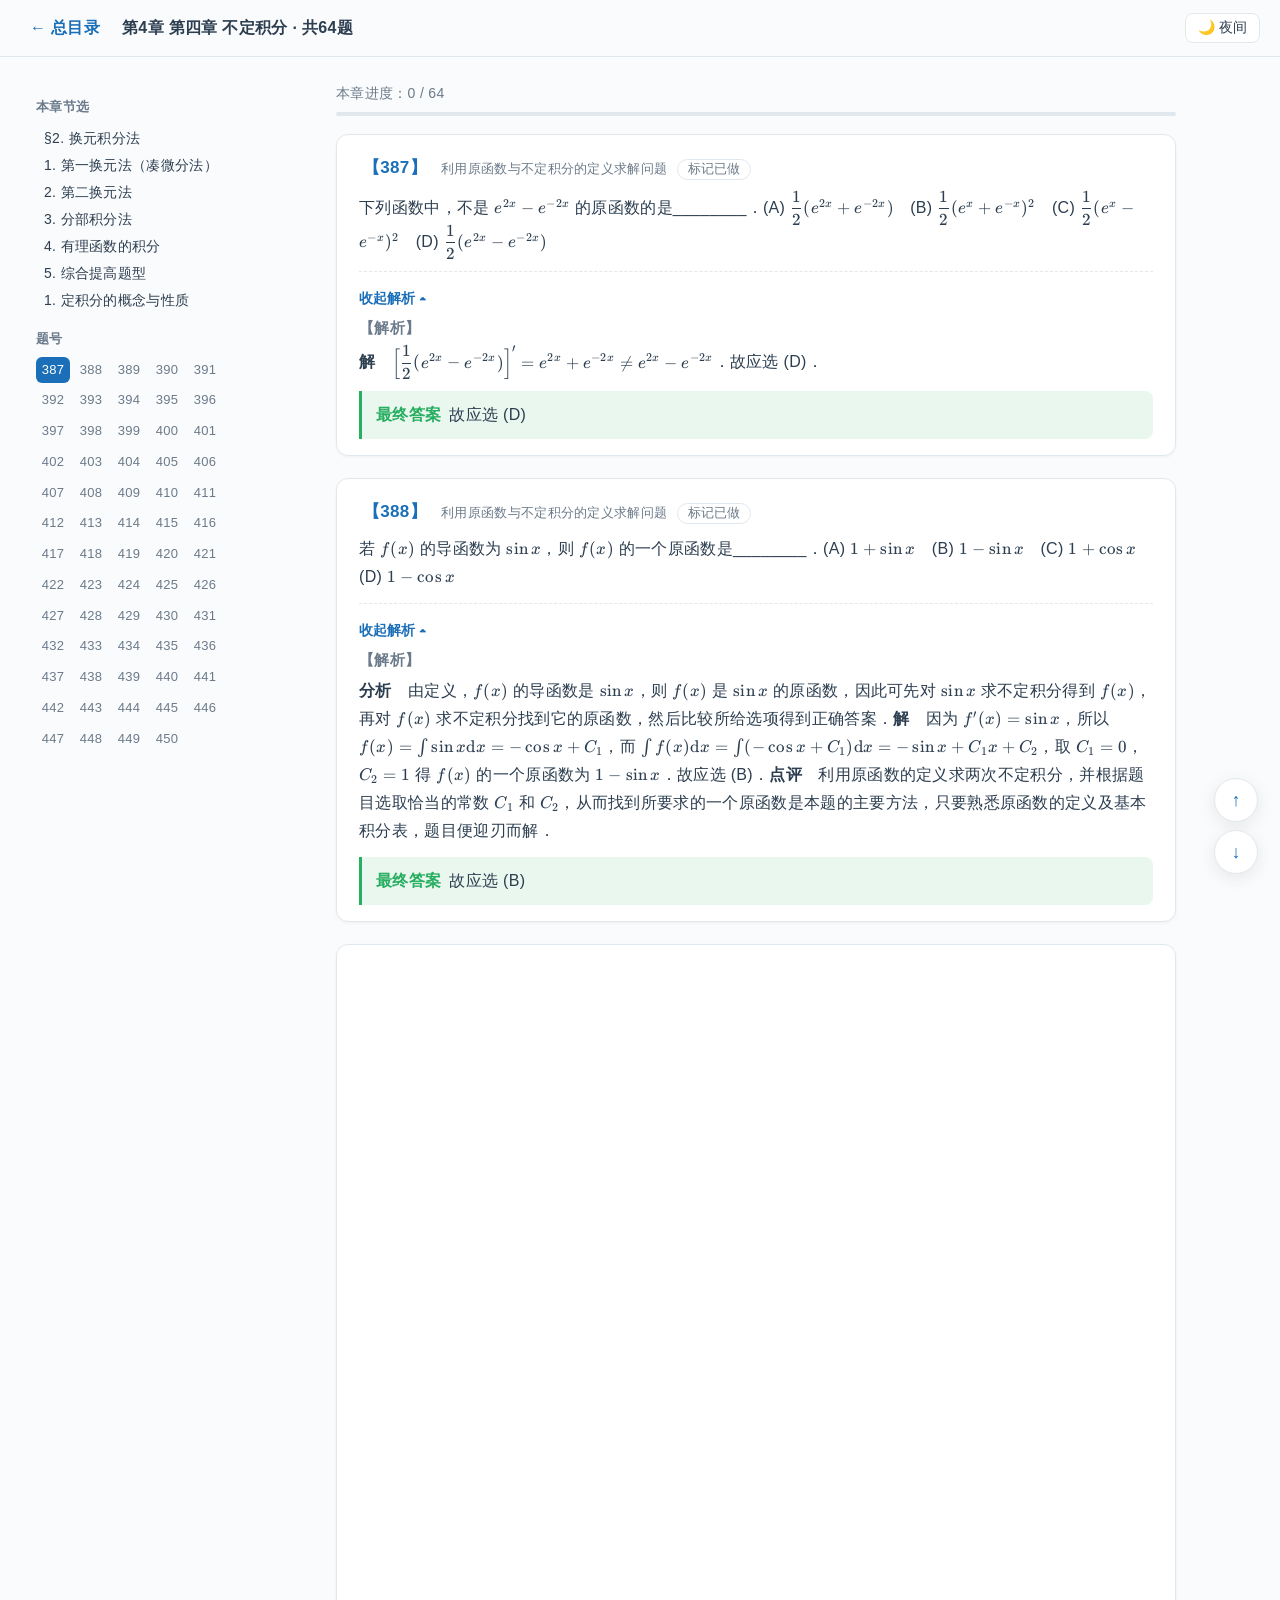
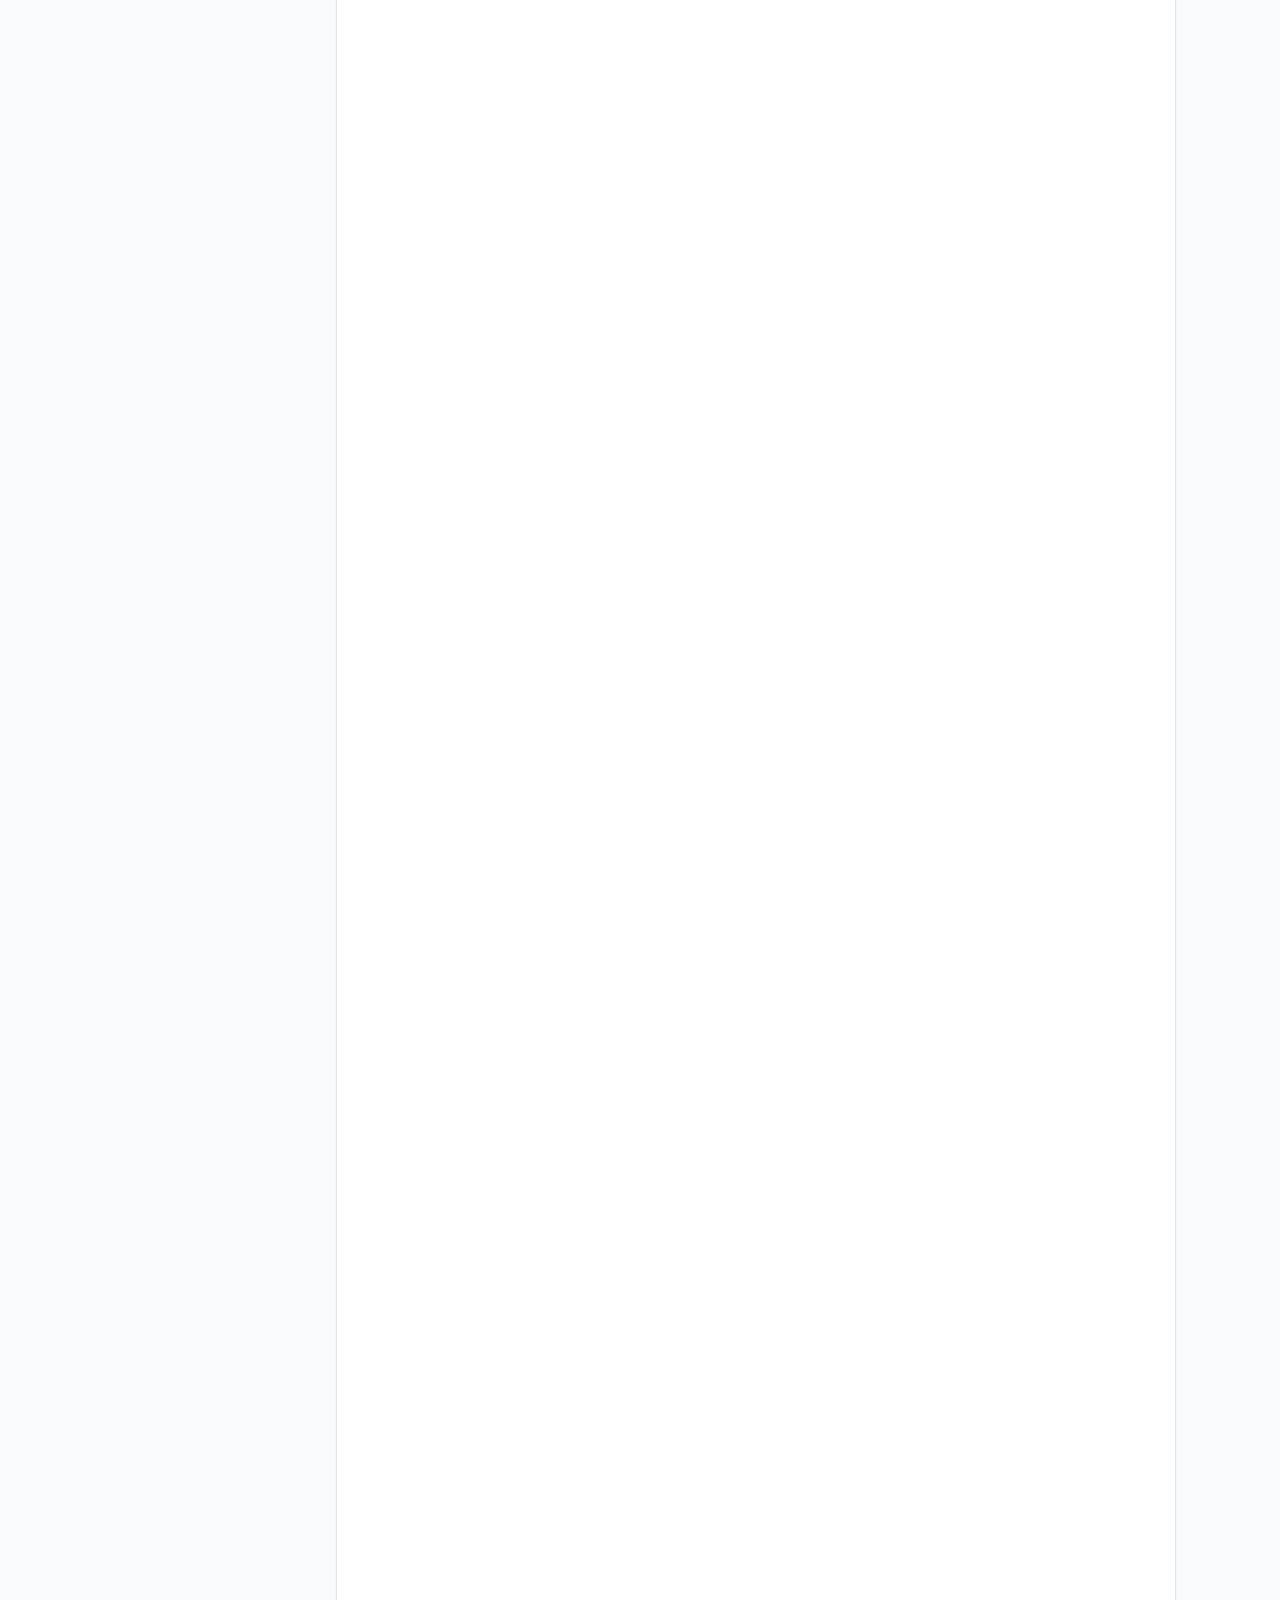
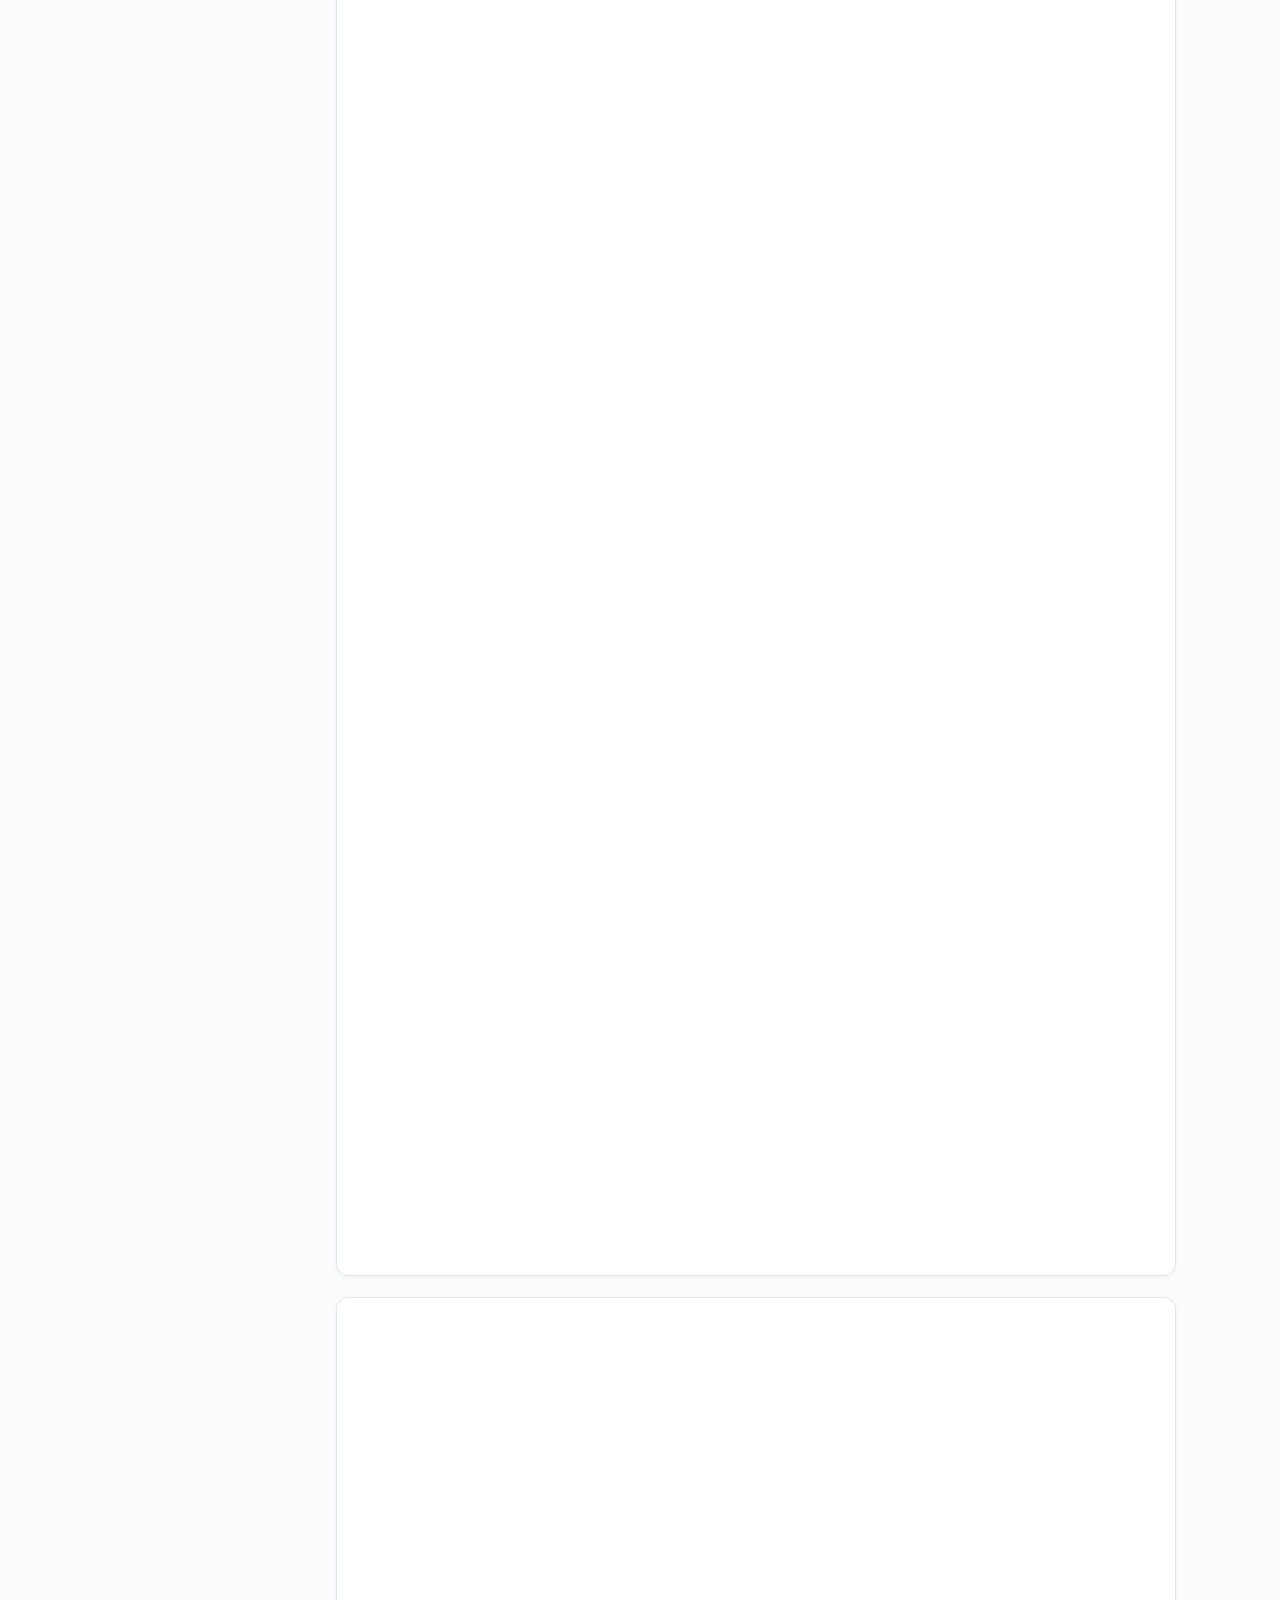
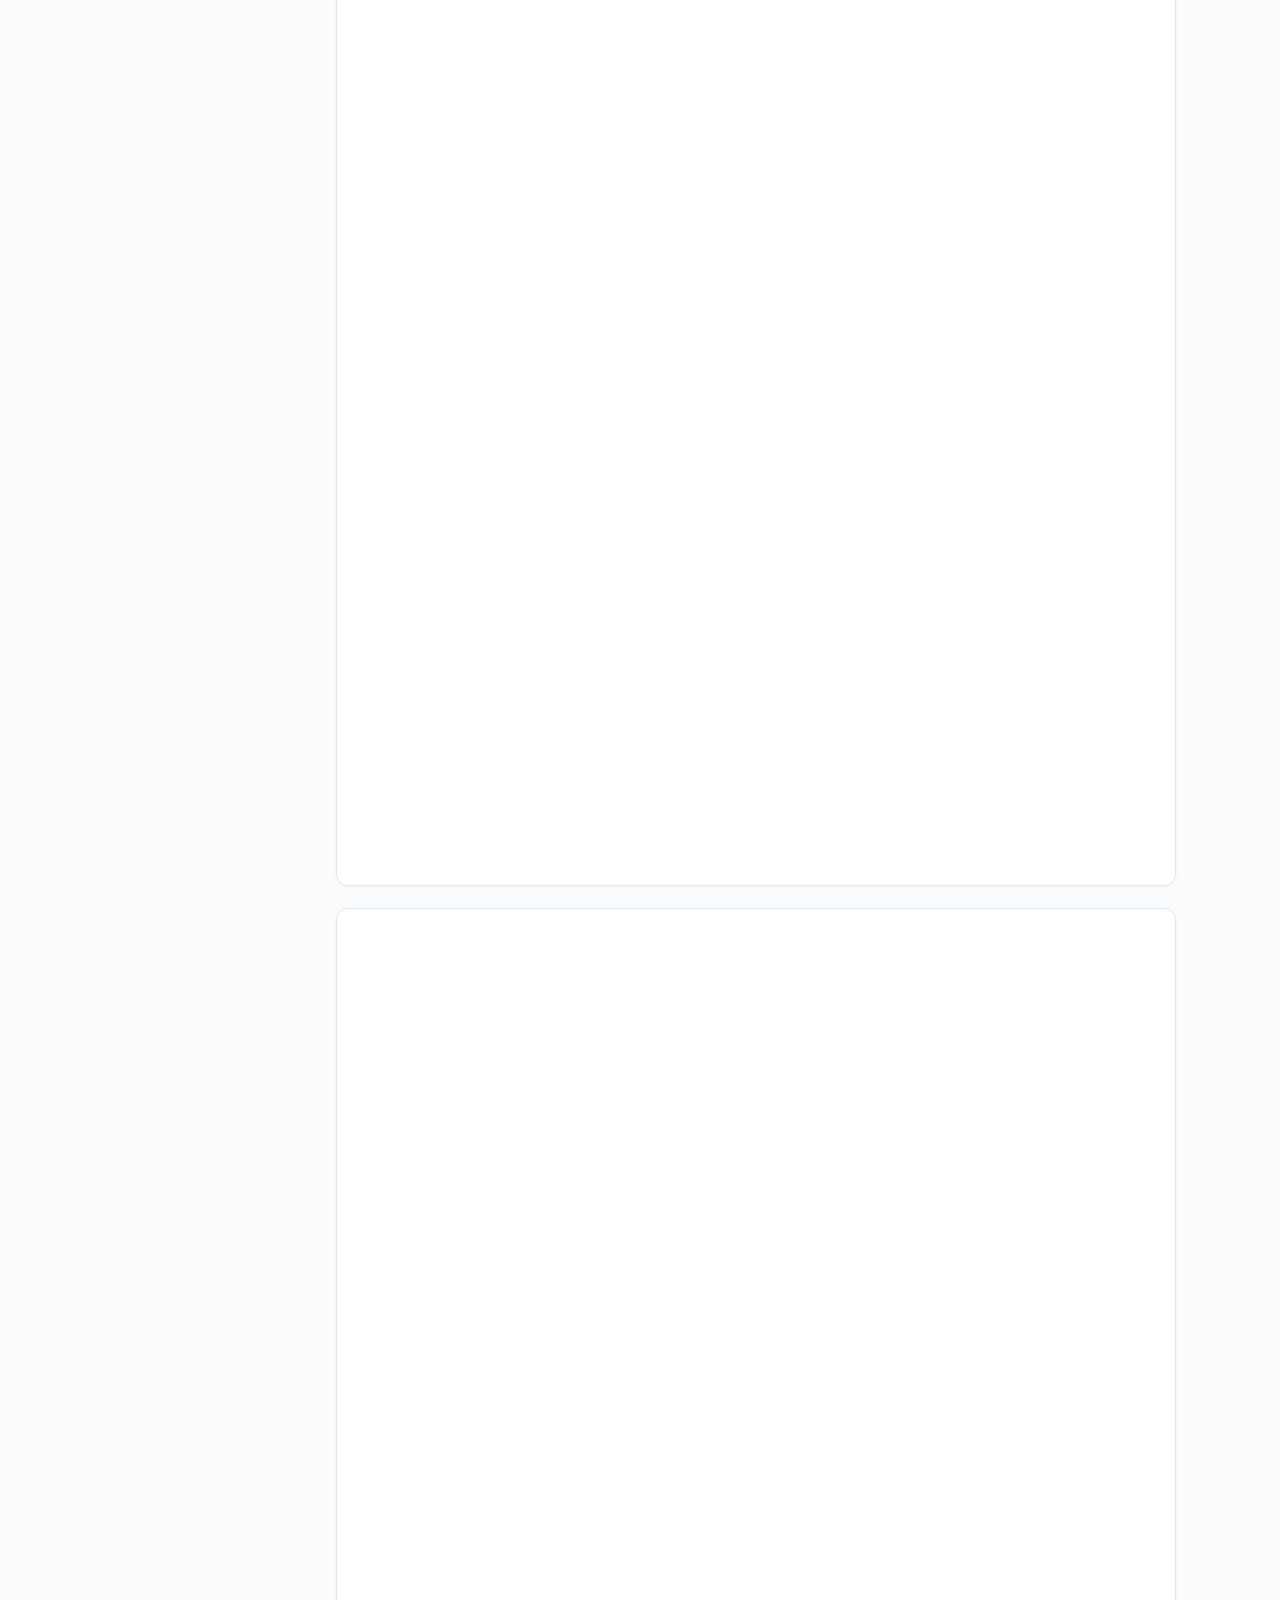
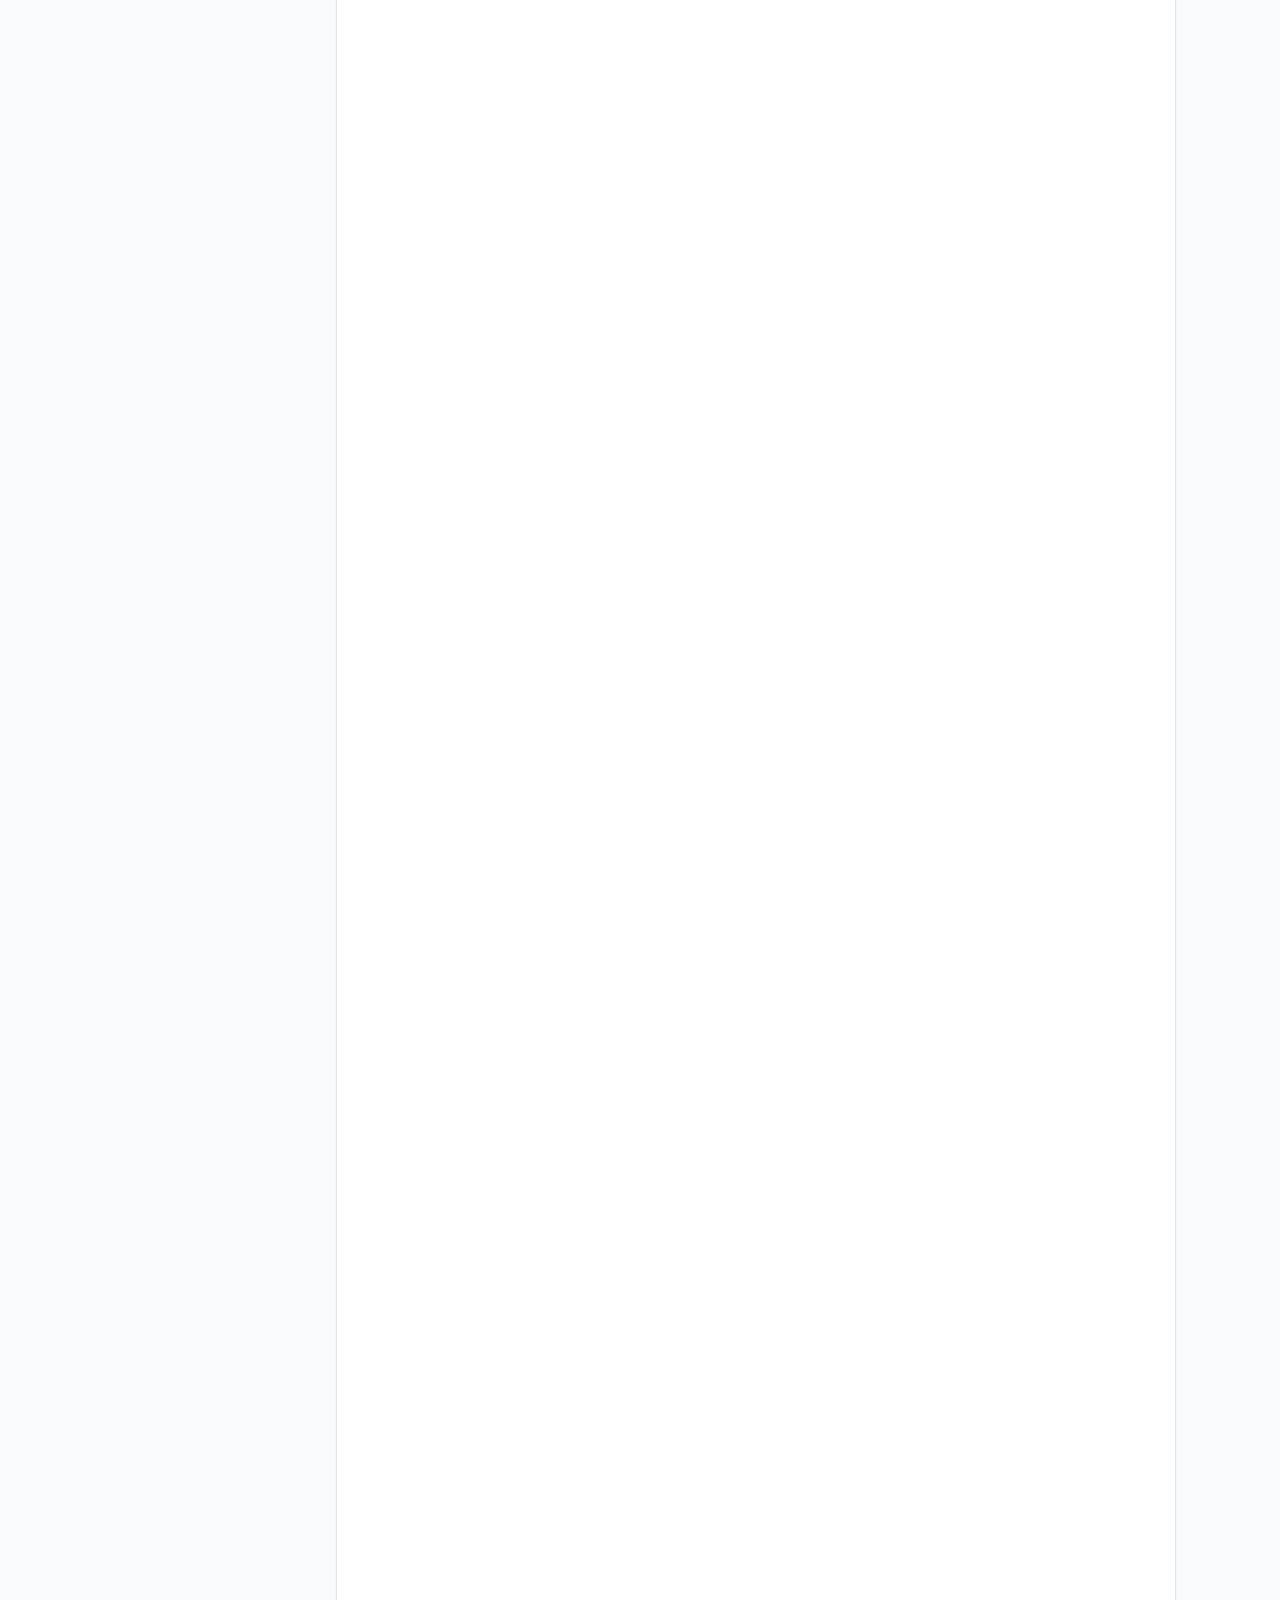
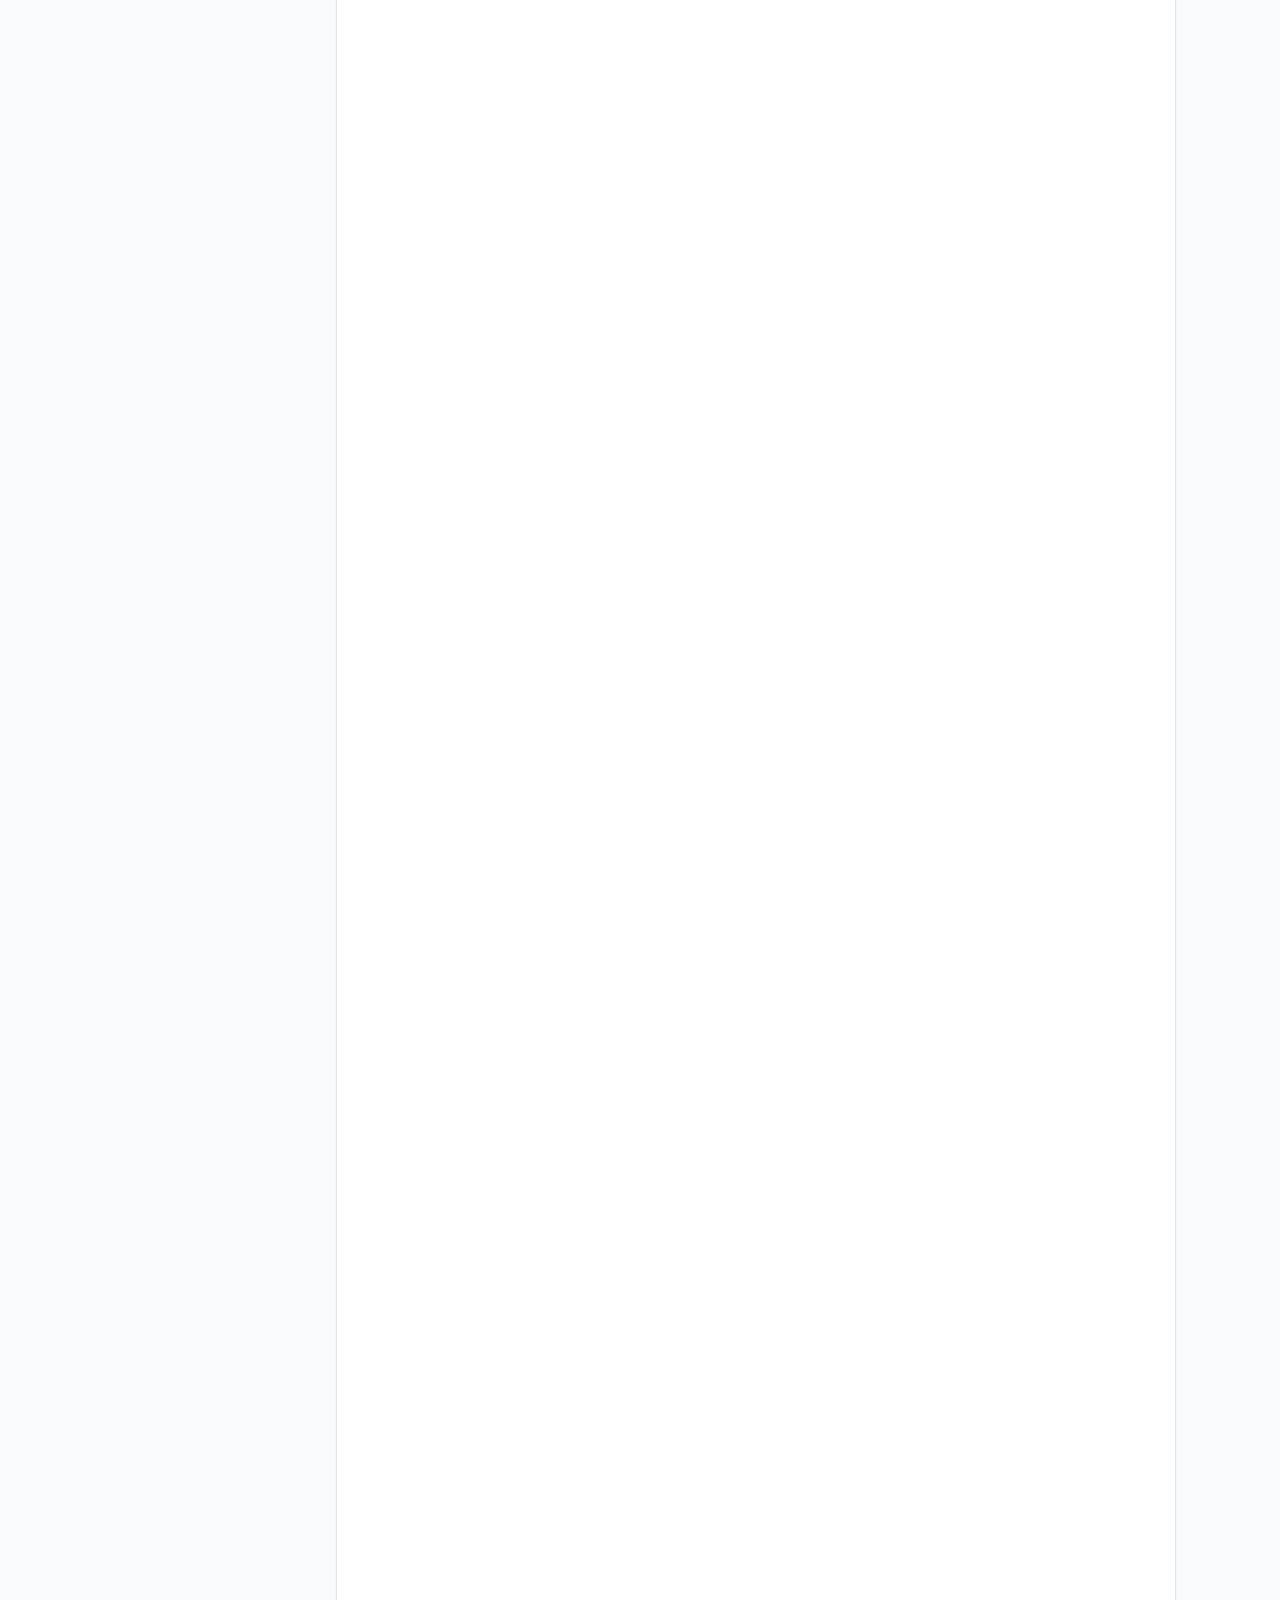
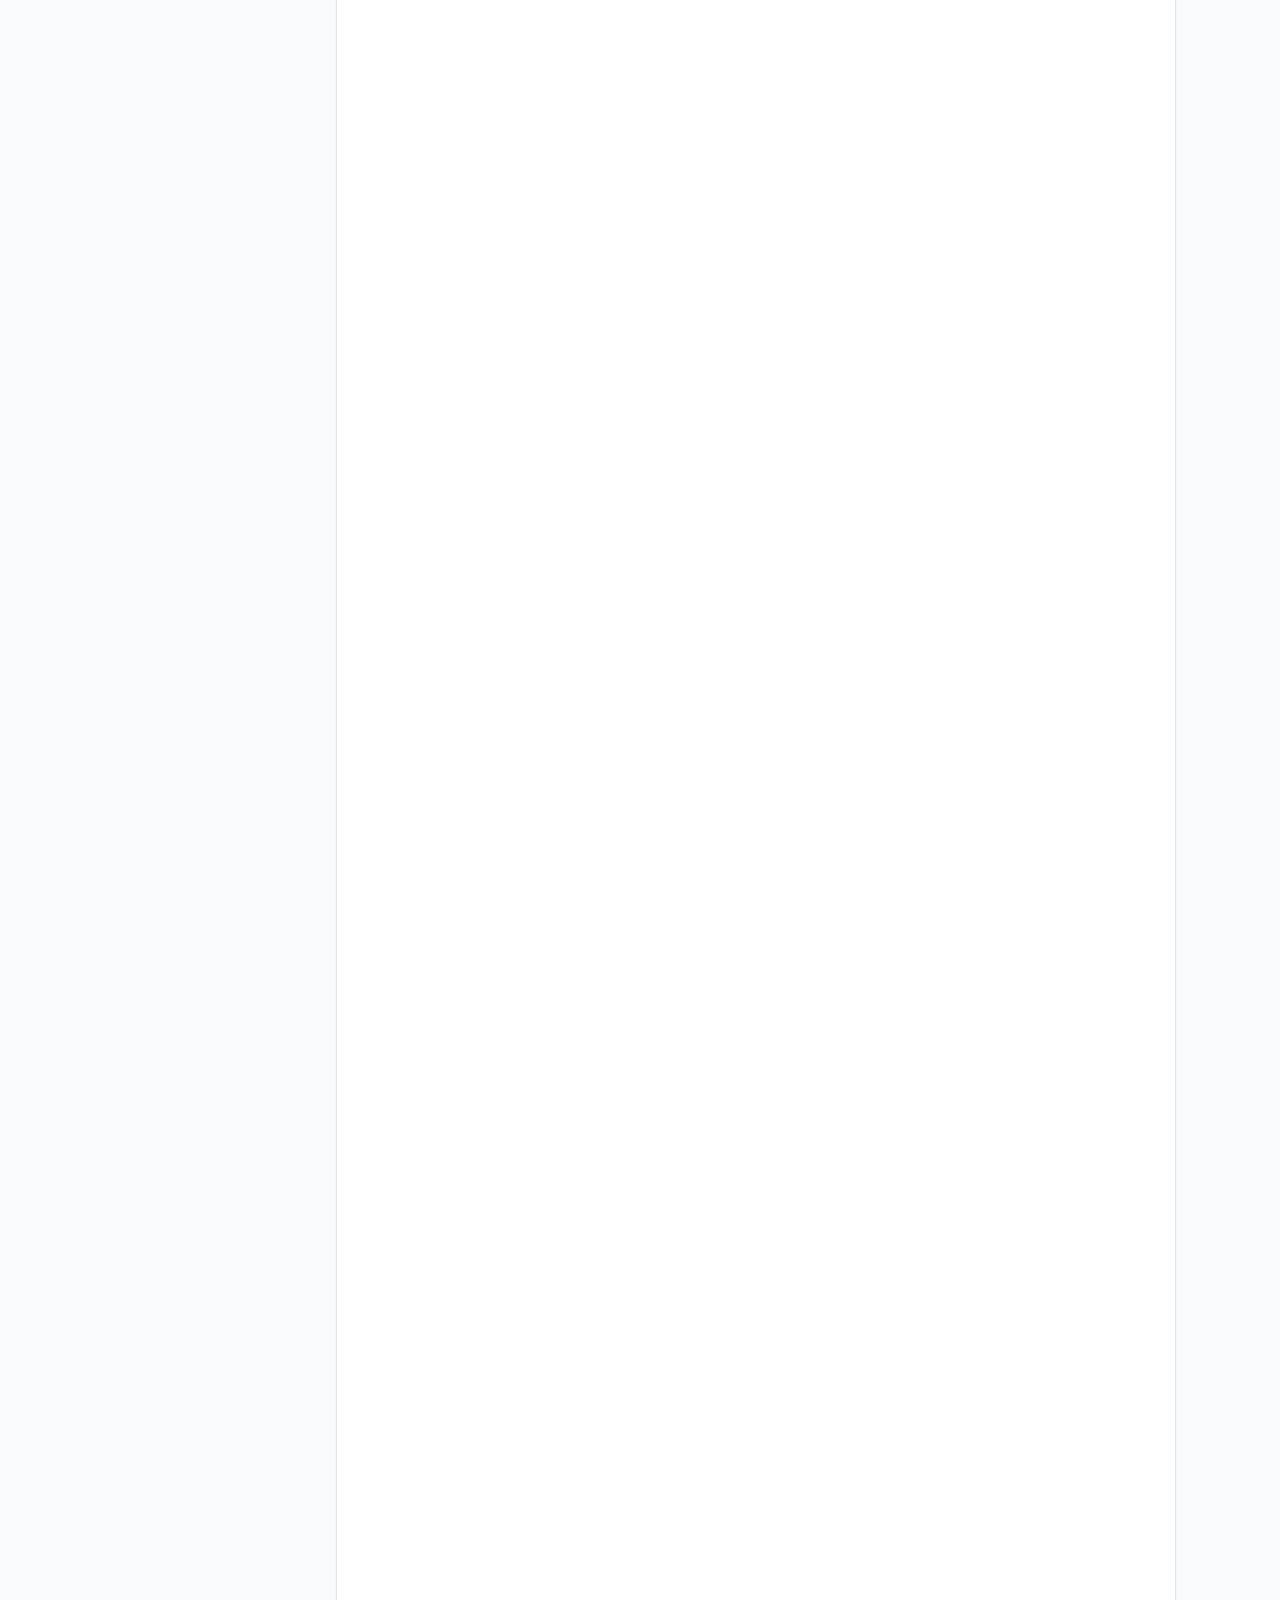
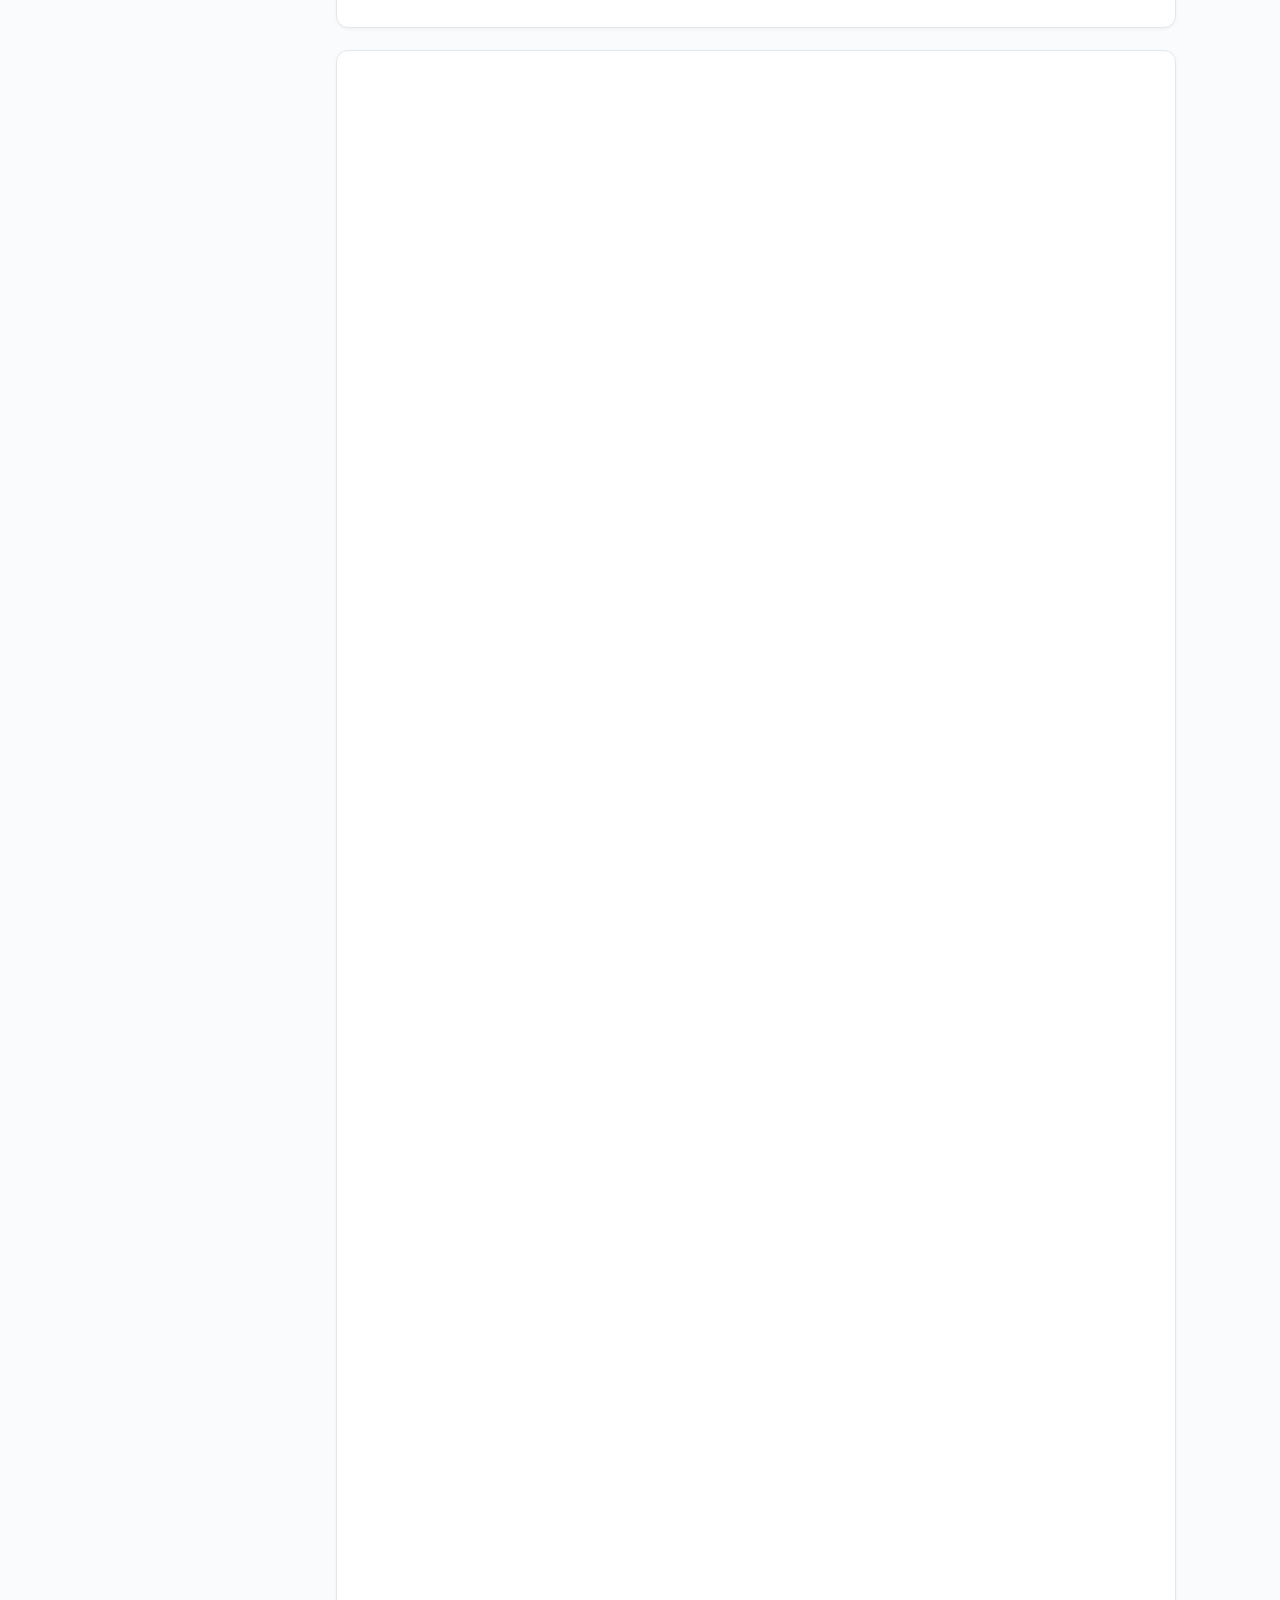
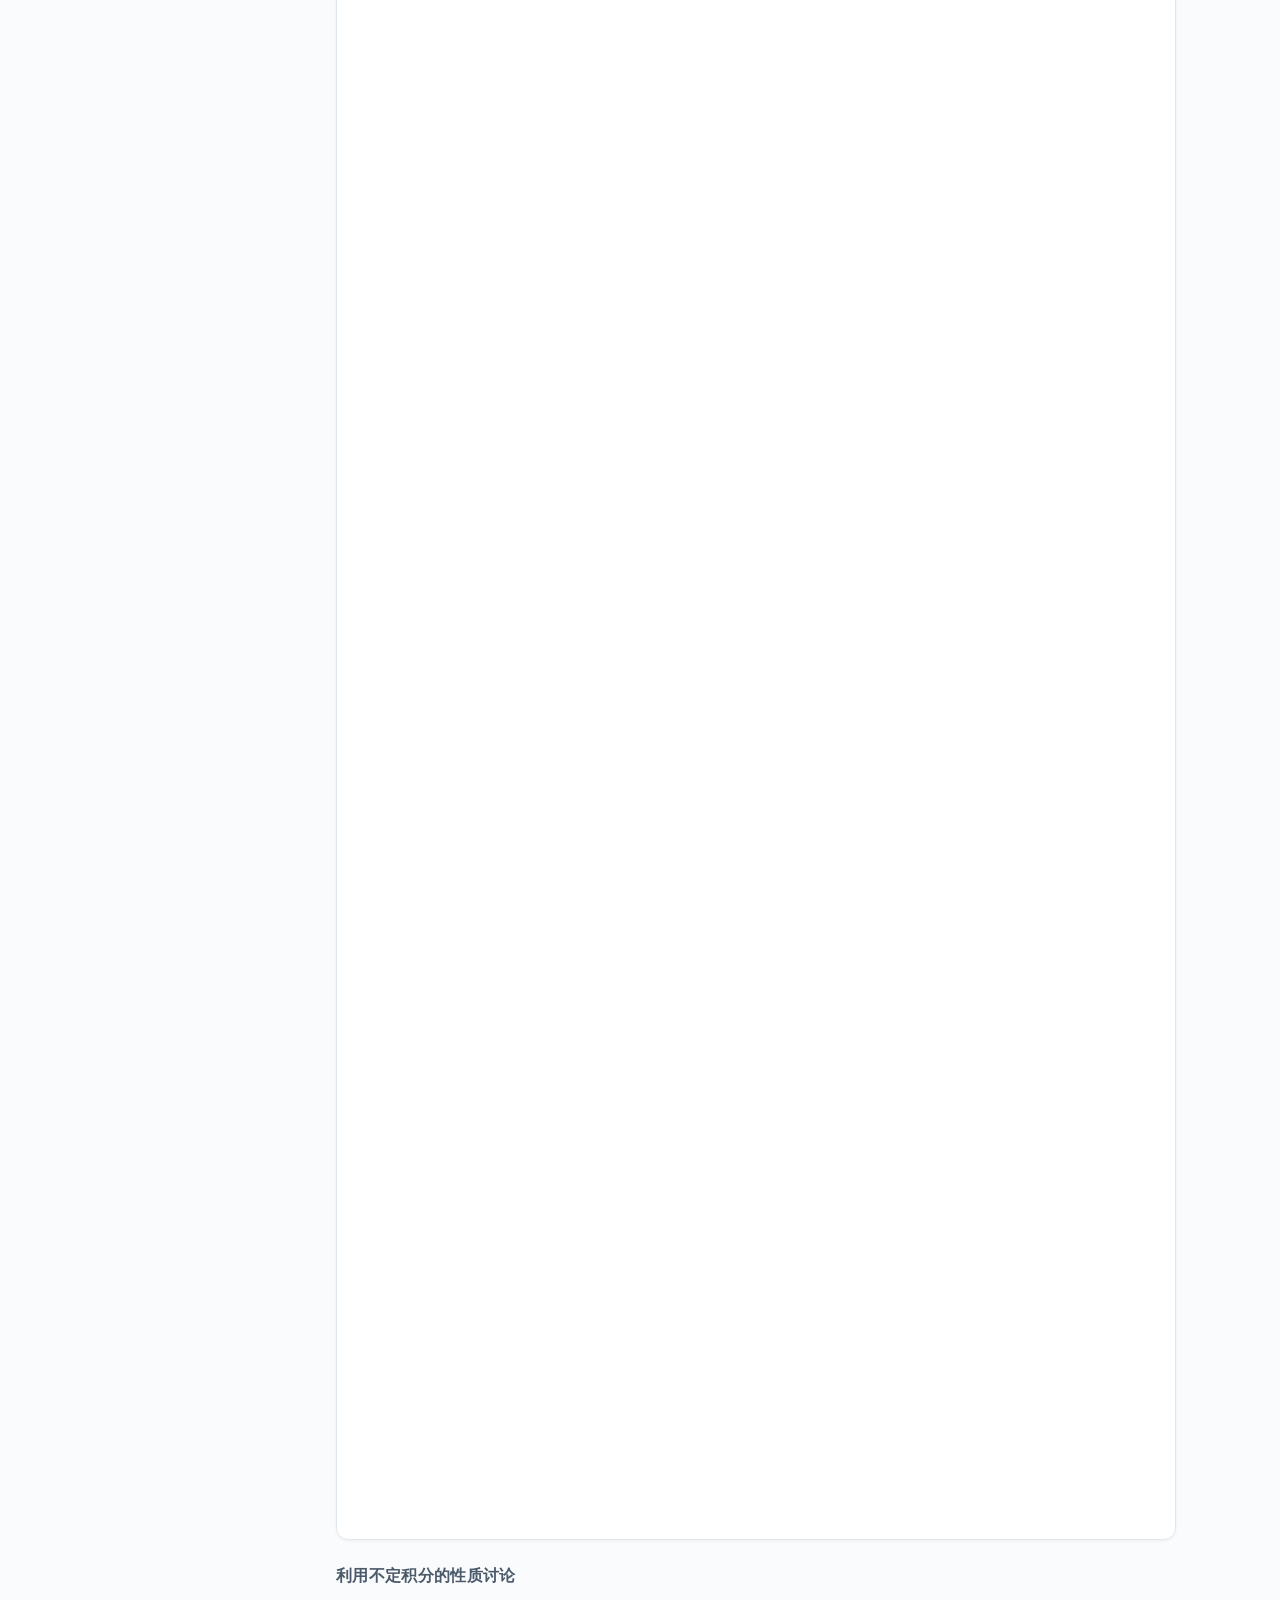
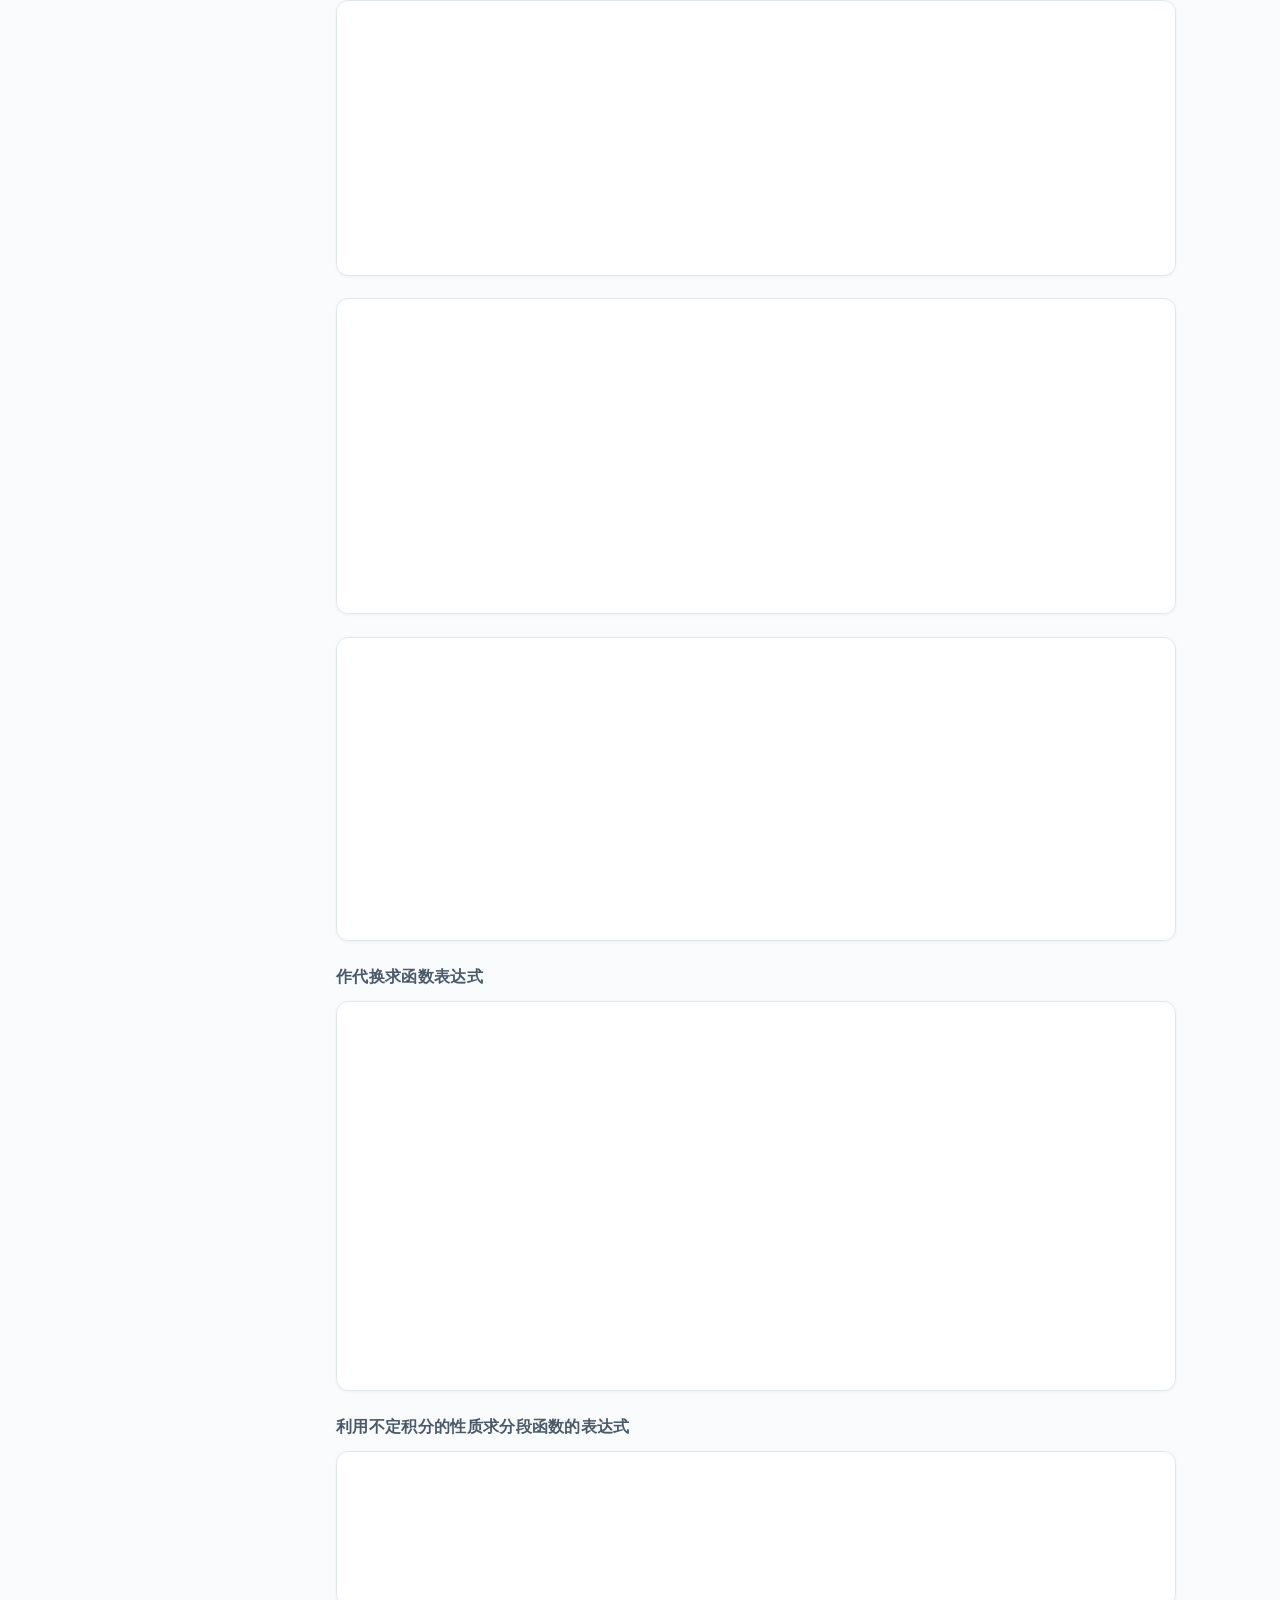
<file: chapters/chapter-04.html>
<!DOCTYPE html>
<html lang="zh-CN">
<head>
<meta charset="UTF-8">
<meta name="viewport" content="width=device-width, initial-scale=1.0">
<title>第4章 第四章 不定积分 · 吉米多维奇高等数学刷题版</title>
<meta name="description" content="吉米多维奇高等数学习题精选精解第4章第四章 不定积分题目与详解，共64题">
<link rel="stylesheet" href="../assets/katex/katex.min.css">
<link rel="stylesheet" href="../assets/style.css">
<script defer src="../assets/katex/katex.min.js"></script>
<script defer src="../assets/katex/auto-render.min.js"></script>
<script defer src="../assets/script.js"></script>
</head>
<body data-chapter="4" data-lazy="1">
<header class="topbar">
  <a class="back" href="../index.html">← 总目录</a>
  <button class="icon-btn sidebar-toggle" id="sidebar-toggle">☰ 目录</button>
  <span class="title">第4章 第四章 不定积分 · 共64题</span>
  <button class="icon-btn" id="theme-btn">🌙 夜间</button>
</header>
<div class="sidebar-mask" id="sidebar-mask"></div>
<div class="layout">
<nav class="sidebar" id="sidebar">
<h3>本章节选</h3>
<a class="sec" href="#sec-s1">§2. 换元积分法</a>
<a class="sec" href="#sec-s2">1. 第一换元法（凑微分法）</a>
<a class="sec" href="#sec-s3">2. 第二换元法</a>
<a class="sec" href="#sec-s4">3. 分部积分法</a>
<a class="sec" href="#sec-s5">4. 有理函数的积分</a>
<a class="sec" href="#sec-s6">5. 综合提高题型</a>
<a class="sec" href="#sec-s7">1. 定积分的概念与性质</a>
<h3>题号</h3><div class="qindex">
<a href="#q387" id="qi387">387</a>
<a href="#q388" id="qi388">388</a>
<a href="#q389" id="qi389">389</a>
<a href="#q390" id="qi390">390</a>
<a href="#q391" id="qi391">391</a>
<a href="#q392" id="qi392">392</a>
<a href="#q393" id="qi393">393</a>
<a href="#q394" id="qi394">394</a>
<a href="#q395" id="qi395">395</a>
<a href="#q396" id="qi396">396</a>
<a href="#q397" id="qi397">397</a>
<a href="#q398" id="qi398">398</a>
<a href="#q399" id="qi399">399</a>
<a href="#q400" id="qi400">400</a>
<a href="#q401" id="qi401">401</a>
<a href="#q402" id="qi402">402</a>
<a href="#q403" id="qi403">403</a>
<a href="#q404" id="qi404">404</a>
<a href="#q405" id="qi405">405</a>
<a href="#q406" id="qi406">406</a>
<a href="#q407" id="qi407">407</a>
<a href="#q408" id="qi408">408</a>
<a href="#q409" id="qi409">409</a>
<a href="#q410" id="qi410">410</a>
<a href="#q411" id="qi411">411</a>
<a href="#q412" id="qi412">412</a>
<a href="#q413" id="qi413">413</a>
<a href="#q414" id="qi414">414</a>
<a href="#q415" id="qi415">415</a>
<a href="#q416" id="qi416">416</a>
<a href="#q417" id="qi417">417</a>
<a href="#q418" id="qi418">418</a>
<a href="#q419" id="qi419">419</a>
<a href="#q420" id="qi420">420</a>
<a href="#q421" id="qi421">421</a>
<a href="#q422" id="qi422">422</a>
<a href="#q423" id="qi423">423</a>
<a href="#q424" id="qi424">424</a>
<a href="#q425" id="qi425">425</a>
<a href="#q426" id="qi426">426</a>
<a href="#q427" id="qi427">427</a>
<a href="#q428" id="qi428">428</a>
<a href="#q429" id="qi429">429</a>
<a href="#q430" id="qi430">430</a>
<a href="#q431" id="qi431">431</a>
<a href="#q432" id="qi432">432</a>
<a href="#q433" id="qi433">433</a>
<a href="#q434" id="qi434">434</a>
<a href="#q435" id="qi435">435</a>
<a href="#q436" id="qi436">436</a>
<a href="#q437" id="qi437">437</a>
<a href="#q438" id="qi438">438</a>
<a href="#q439" id="qi439">439</a>
<a href="#q440" id="qi440">440</a>
<a href="#q441" id="qi441">441</a>
<a href="#q442" id="qi442">442</a>
<a href="#q443" id="qi443">443</a>
<a href="#q444" id="qi444">444</a>
<a href="#q445" id="qi445">445</a>
<a href="#q446" id="qi446">446</a>
<a href="#q447" id="qi447">447</a>
<a href="#q448" id="qi448">448</a>
<a href="#q449" id="qi449">449</a>
<a href="#q450" id="qi450">450</a>
</div></nav>
<main class="main">
<div class="ch-progress-wrap" style="margin-bottom:18px;color:var(--text-soft);font-size:14px;">
  本章进度：<span id="ch-progress-text">0 / 64</span>
  <div class="progress-bar" id="ch-progress" data-ch-count="64" style="margin:6px 0 0;"><i></i></div>
</div>
<article class="problem" id="q387">
<div class="q-head">
<span class="q-no" data-n="387">【387】</span>
<span class="q-group">利用原函数与不定积分的定义求解问题</span>
<button class="done-btn" type="button">标记已做</button>
</div>
<div class="q-stem">下列函数中，不是 $e^{2x}-e^{-2x}$ 的原函数的是________．(A) $\dfrac{1}{2}(e^{2x}+e^{-2x})$　(B) $\dfrac{1}{2}(e^{x}+e^{-x})^{2}$　(C) $\dfrac{1}{2}(e^{x}-e^{-x})^{2}$　(D) $\dfrac{1}{2}(e^{2x}-e^{-2x})$</div>

<hr class="div">
<button class="solution-toggle" type="button">收起解析 ▴</button>
<div class="solution">
<div class="sol-label">【解析】</div>
<div class="sol-body"><strong>解</strong>　$\Big[\dfrac{1}{2}(e^{2x}-e^{-2x})\Big]'=e^{2x}+e^{-2x}\neq e^{2x}-e^{-2x}$．故应选 (D)．</div>
<div class="answer-line"><span class="ans-label">最终答案</span><span class="ans-body">故应选 (D)</span></div>
</div>
</article>
<article class="problem" id="q388">
<div class="q-head">
<span class="q-no" data-n="388">【388】</span>
<span class="q-group">利用原函数与不定积分的定义求解问题</span>
<button class="done-btn" type="button">标记已做</button>
</div>
<div class="q-stem">若 $f(x)$ 的导函数为 $\sin x$，则 $f(x)$ 的一个原函数是________．(A) $1+\sin x$　(B) $1-\sin x$　(C) $1+\cos x$　(D) $1-\cos x$</div>

<hr class="div">
<button class="solution-toggle" type="button">收起解析 ▴</button>
<div class="solution">
<div class="sol-label">【解析】</div>
<div class="sol-body"><strong>分析</strong>　由定义，$f(x)$ 的导函数是 $\sin x$，则 $f(x)$ 是 $\sin x$ 的原函数，因此可先对 $\sin x$ 求不定积分得到 $f(x)$，再对 $f(x)$ 求不定积分找到它的原函数，然后比较所给选项得到正确答案．<strong>解</strong>　因为 $f'(x)=\sin x$，所以 $f(x)=\int\sin x\mathrm{d}x=-\cos x+C_{1}$，而 $\int f(x)\mathrm{d}x=\int(-\cos x+C_{1})\mathrm{d}x=-\sin x+C_{1}x+C_{2}$，取 $C_{1}=0$，$C_{2}=1$ 得 $f(x)$ 的一个原函数为 $1-\sin x$．故应选 (B)．<strong>点评</strong>　利用原函数的定义求两次不定积分，并根据题目选取恰当的常数 $C_{1}$ 和 $C_{2}$，从而找到所要求的一个原函数是本题的主要方法，只要熟悉原函数的定义及基本积分表，题目便迎刃而解．</div>
<div class="answer-line"><span class="ans-label">最终答案</span><span class="ans-body">故应选 (B)</span></div>
</div>
</article>
<article class="problem" id="q389">
<div class="q-head">
<span class="q-no" data-n="389">【389】</span>
<span class="q-group">利用原函数与不定积分的定义求解问题</span>
<button class="done-btn" type="button">标记已做</button>
</div>
<div class="q-stem">设 $\int F'(x)\mathrm{d}x=\int G'(x)\mathrm{d}x$，则下列结论中错误的是________．(A) $F(x)=G(x)$　(B) $F(x)=G(x)+C$　(C) $F'(x)=G'(x)$　(D) $\mathrm{d}\int F'(x)\mathrm{d}x=\mathrm{d}\int G'(x)\mathrm{d}x$</div>

<hr class="div">
<button class="solution-toggle" type="button">收起解析 ▴</button>
<div class="solution">
<div class="sol-label">【解析】</div>
<div class="sol-body"><strong>解</strong>　由不定积分的定义，$\int F'(x)\mathrm{d}x=F(x)+C_{1}$，$\int G'(x)\mathrm{d}x=G(x)+C_{2}$，其中 $C_{1},C_{2}$ 都是任意常数，所以有 $F(x)+C_{1}=G(x)+C_{2}$，即 $F(x)=G(x)+C$，此即选项 (B)；而结论 (B)，(C)，(D) 是互相等价的，所以错误的是 (A)．故应选 (A)．</div>
<div class="answer-line"><span class="ans-label">最终答案</span><span class="ans-body">故应选 (A)</span></div>
</div>
</article>
<article class="problem" id="q390">
<div class="q-head">
<span class="q-no" data-n="390">【390】</span>
<span class="q-group">利用原函数与不定积分的定义求解问题</span>
<button class="done-btn" type="button">标记已做</button>
</div>
<div class="q-stem">若 $F'(x)=\dfrac{1}{\sqrt{1-x^{2}}}$，$F(1)=\dfrac{3}{2}\pi$，则 $F(x)$ 为________．(A) $\arcsin x$　(B) $\arcsin x+C$　(C) $\arccos x+\pi$　(D) $\arcsin x+\pi$</div>

<hr class="div">
<button class="solution-toggle" type="button">收起解析 ▴</button>
<div class="solution">
<div class="sol-label">【解析】</div>
<div class="sol-body"><strong>分析</strong>　由 $F'(x)=\dfrac{1}{\sqrt{1-x^{2}}}$，对其求不定积分即可求得 $F(x)$，此 $F(x)$ 中带有常数 $C$．又知 $F(1)=\dfrac{3}{2}\pi$，由此条件，常数 $C$ 便可确定下来．<strong>解</strong>　由题意 $F(x)=\int\dfrac{\mathrm{d}x}{\sqrt{1-x^{2}}}=\arcsin x+C$．又 $F(1)=\dfrac{3}{2}\pi$，则 $\arcsin 1+C=\dfrac{3}{2}\pi$，所以 $C=\pi$．故应选 (D)．</div>
<div class="answer-line"><span class="ans-label">最终答案</span><span class="ans-body">故应选 (D)</span></div>
</div>
</article>
<article class="problem" id="q391">
<div class="q-head">
<span class="q-no" data-n="391">【391】</span>
<span class="q-group">利用原函数与不定积分的定义求解问题</span>
<button class="done-btn" type="button">标记已做</button>
</div>
<div class="q-stem">设 $F_{1}(x),F_{2}(x)$ 是区间 $I$ 内连续函数 $f(x)$ 的两个不同的原函数，且 $f(x)\neq0$，则在区间 $I$ 内必有________．(A) $F_{1}(x)+F_{2}(x)=C$　(B) $F_{1}(x)\cdot F_{2}(x)=C$　(C) $F_{1}(x)=CF_{2}(x)$　(D) $F_{1}(x)-F_{2}(x)=C$（$C$ 为常数）</div>

<hr class="div">
<button class="solution-toggle" type="button">收起解析 ▴</button>
<div class="solution">
<div class="sol-label">【解析】</div>
<div class="sol-body"><strong>分析</strong>　由原函数定义，$F_{1}'(x)=F_{2}'(x)=f(x)$，由 $(F_{1}(x)-F_{2}(x))'=F_{1}'(x)-F_{2}'(x)$，则 $F_{1}(x)-F_{2}(x)=C$，得 $F_{1}(x)$ 与 $F_{2}(x)$ 的关系．<strong>解</strong>　设 $G(x)=F_{1}(x)-F_{2}(x)$，则 $G'(x)=(F_{1}(x)-F_{2}(x))'=F_{1}'(x)-F_{2}'(x)=f(x)-f(x)=0$，从而 $G(x)=C$，即 $F_{1}(x)-F_{2}(x)=C$．故应选 (D)．<strong>点评</strong>　一个函数的任意两个原函数之间只相差一个常数，这是原函数的一个重要性质，由原函数的定义即可证明．此性质需熟记．</div>
<div class="answer-line"><span class="ans-label">最终答案</span><span class="ans-body">故应选 (D)</span></div>
</div>
</article>
<article class="problem" id="q392">
<div class="q-head">
<span class="q-no" data-n="392">【392】</span>
<span class="q-group">利用原函数与不定积分的定义求解问题</span>
<button class="done-btn" type="button">标记已做</button>
</div>
<div class="q-stem">下列等式中正确的是________．(A) $\int f'(x)\mathrm{d}x=f(x)$　(B) $\int\mathrm{d}f(x)=f(x)$　(C) $\dfrac{\mathrm{d}}{\mathrm{d}x}\int f(x)\mathrm{d}x=f(x)$　(D) $\mathrm{d}\int f(x)\mathrm{d}x=f(x)$</div>

<hr class="div">
<button class="solution-toggle" type="button">收起解析 ▴</button>
<div class="solution">
<div class="sol-label">【解析】</div>
<div class="sol-body"><strong>解</strong>　此题目讨论的是原函数、不定积分、导数、微分的关系．不定积分允许相差任意常数，而 (A)、(B) 漏掉了．(D) 的微分式中漏了 $\mathrm{d}x$，也不对．故应选 (C)．</div>
<div class="answer-line"><span class="ans-label">最终答案</span><span class="ans-body">故应选 (C)</span></div>
</div>
</article>
<h3 class="grp-h">利用不定积分的性质讨论</h3>
<article class="problem" id="q393">
<div class="q-head">
<span class="q-no" data-n="393">【393】</span>
<span class="q-group">利用不定积分的性质讨论</span>
<button class="done-btn" type="button">标记已做</button>
</div>
<div class="q-stem">若 $\int f(x)\mathrm{d}x=xe^{x}+C$，则 $f(x)=$________．</div>

<hr class="div">
<button class="solution-toggle" type="button">收起解析 ▴</button>
<div class="solution">
<div class="sol-label">【解析】</div>
<div class="sol-body"><strong>解</strong>　两边取导数，得 $f(x)=e^{x}+xe^{x}=(1+x)e^{x}$．故应填 $(1+x)e^{x}$．</div>
<div class="answer-line"><span class="ans-label">最终答案</span><span class="ans-body">故应填 $(1+x)e^{x}$</span></div>
</div>
</article>
<article class="problem" id="q394">
<div class="q-head">
<span class="q-no" data-n="394">【394】</span>
<span class="q-group">利用不定积分的性质讨论</span>
<button class="done-btn" type="button">标记已做</button>
</div>
<div class="q-stem">如果等式 $\int f(x)e^{-\frac{1}{x}}\mathrm{d}x=-e^{-\frac{1}{x}}+C$，则函数 $f(x)=$________．(A) $-\dfrac{1}{x}$　(B) $-\dfrac{1}{x^{2}}$　(C) $\dfrac{1}{x}$　(D) $\dfrac{1}{x^{2}}$</div>

<hr class="div">
<button class="solution-toggle" type="button">收起解析 ▴</button>
<div class="solution">
<div class="sol-label">【解析】</div>
<div class="sol-body"><strong>解</strong>　这是关于原函数与被积函数关系的概念题．因为 $\int f(x)\mathrm{d}x=F(x)+C$，则有 $F'(x)=f(x)$，因此 $f(x)e^{-\frac{1}{x}}=(-e^{-\frac{1}{x}})'=-\dfrac{1}{x^{2}}e^{-\frac{1}{x}}$，比较等式两边可知 $f(x)=-\dfrac{1}{x^{2}}$．故应选 (B)．</div>
<div class="answer-line"><span class="ans-label">最终答案</span><span class="ans-body">故应选 (B)</span></div>
</div>
</article>
<article class="problem" id="q395">
<div class="q-head">
<span class="q-no" data-n="395">【395】</span>
<span class="q-group">利用不定积分的性质讨论</span>
<button class="done-btn" type="button">标记已做</button>
</div>
<div class="q-stem">求 $\int\mathrm{d}\int\mathrm{d}f(x)$．</div>

<hr class="div">
<button class="solution-toggle" type="button">收起解析 ▴</button>
<div class="solution">
<div class="sol-label">【解析】</div>
<div class="sol-body"><strong>解</strong>　由不定积分的性质知 $\int\mathrm{d}f(x)=f(x)+C$，故 $\mathrm{d}\int\mathrm{d}f(x)=\mathrm{d}f(x)$．从而 $\int\mathrm{d}\int\mathrm{d}f(x)=\int\mathrm{d}f(x)=f(x)+C$．</div>
<div class="answer-line"><span class="ans-label">最终答案</span><span class="ans-body">$\int\mathrm{d}\int\mathrm{d}f(x)=f(x)+C$</span></div>
</div>
</article>
<h3 class="grp-h">作代换求函数表达式</h3>
<article class="problem" id="q396">
<div class="q-head">
<span class="q-no" data-n="396">【396】</span>
<span class="q-group">作代换求函数表达式</span>
<button class="done-btn" type="button">标记已做</button>
</div>
<div class="q-stem">设 $f'(\cos^{2}x)=\sin^{2}x$，且 $f(0)=0$，则 $f(x)=$________．(A) $\cos x+\dfrac{1}{2}\cos^{2}x$　(B) $\cos^{2}x-\dfrac{1}{2}\cos^{4}x$　(C) $x+\dfrac{1}{2}x^{2}$　(D) $x-\dfrac{1}{2}x^{2}$</div>

<hr class="div">
<button class="solution-toggle" type="button">收起解析 ▴</button>
<div class="solution">
<div class="sol-label">【解析】</div>
<div class="sol-body"><strong>分析</strong>　这是导数的概念与不定积分的概念的综合题．<strong>解</strong>　因为 $f'(\cos^{2}x)=\sin^{2}x$ 是表示 $\dfrac{\mathrm{d}f(\cos^{2}x)}{\mathrm{d}\cos^{2}x}=\sin^{2}x=1-\cos^{2}x$，用 $x$ 换式中的 $\cos^{2}x$，则有 $\dfrac{\mathrm{d}f(x)}{\mathrm{d}x}=1-x$，积分得 $f(x)=x-\dfrac{x^{2}}{2}+C$．当 $x=0$ 时，$f(0)=0$ 代入上式得 $C=0$．故应选 (D)．</div>
<div class="answer-line"><span class="ans-label">最终答案</span><span class="ans-body">故应选 (D)</span></div>
</div>
</article>
<h3 class="grp-h">利用不定积分的性质求分段函数的表达式</h3>
<article class="problem" id="q397">
<div class="q-head">
<span class="q-no" data-n="397">【397】</span>
<span class="q-group">利用不定积分的性质求分段函数的表达式</span>
<button class="done-btn" type="button">标记已做</button>
</div>
<div class="q-stem">设 $f(x)=|x|+2$，则 $\int f(x)\mathrm{d}x=$________．</div>

<hr class="div">
<button class="solution-toggle" type="button">收起解析 ▴</button>
<div class="solution">
<div class="sol-label">【解析】</div>
<div class="sol-body"><strong>解</strong>　$f(x)=\begin{cases}x+2, &amp; x&gt;0\\ -x+2, &amp; x\leqslant0\end{cases}$．当 $x&gt;0$ 时，$\int f(x)\mathrm{d}x=\int(x+2)\mathrm{d}x=\dfrac{1}{2}x^{2}+2x+C_{1}$．当 $x\leqslant0$ 时，$\int f(x)\mathrm{d}x=\int(-x+2)\mathrm{d}x=-\dfrac{1}{2}x^{2}+2x+C_{2}$．因为 $F(x)$ 在 $x=0$ 点连续，故 $\dfrac{1}{2}\cdot0+2\cdot0+C_{1}=-\dfrac{1}{2}\cdot0+2\cdot0+C_{2}$，所以 $C_{1}=C_{2}$．故 $\int f(x)\mathrm{d}x=\begin{cases}\dfrac{1}{2}x^{2}+2x+C, &amp; x&gt;0\\ -\dfrac{1}{2}x^{2}+2x+C, &amp; x\leqslant0\end{cases}$．</div>
<div class="answer-line"><span class="ans-label">最终答案</span><span class="ans-body">$\int f(x)\mathrm{d}x=\begin{cases}\dfrac{1}{2}x^{2}+2x+C, &amp; x&gt;0\\ -\dfrac{1}{2}x^{2}+2x+C, &amp; x\leqslant0\end{cases}$</span></div>
</div>
</article>
<article class="problem" id="q398">
<div class="q-head">
<span class="q-no" data-n="398">【398】</span>
<span class="q-group">利用不定积分的性质求分段函数的表达式</span>
<button class="done-btn" type="button">标记已做</button>
</div>
<div class="q-stem">求下列不定积分 (1) $\int x^{2}\sqrt[3]{x}\,\mathrm{d}x$；(2) $\int(x-2)^{2}\mathrm{d}x$；(3) $\int\dfrac{(1-x)^{2}}{\sqrt{x}}\mathrm{d}x$；(4) $\int\dfrac{3x^{4}+3x^{2}+1}{x^{2}+1}\mathrm{d}x$；(5) $\int3^{x}e^{x}\mathrm{d}x$．</div>

<hr class="div">
<button class="solution-toggle" type="button">收起解析 ▴</button>
<div class="solution">
<div class="sol-label">【解析】</div>
<div class="sol-body"><strong>分析</strong>　利用不定积分的性质及基本积分公式求不定积分的方法称为直接积分法，这是积分常用的方法之一．被积函数如果不是积分表中的类型，可先把被积函数进行恒等变形，然后再积分．<strong>解</strong>　(1) $\int x^{2}\sqrt[3]{x}\,\mathrm{d}x=\int x^{\frac{7}{3}}\mathrm{d}x=\dfrac{1}{\frac{7}{3}+1}x^{\frac{7}{3}+1}+C=\dfrac{3}{10}x^{\frac{10}{3}}+C$；(2) $\int(x-2)^{2}\mathrm{d}x=\int(x^{2}-4x+4)\mathrm{d}x=\int x^{2}\mathrm{d}x-4\int x\mathrm{d}x+4\int\mathrm{d}x=\dfrac{1}{3}x^{3}-2x^{2}+4x+C$；(3) $\int\dfrac{(1-x)^{2}}{\sqrt{x}}\mathrm{d}x=\int x^{\frac{3}{2}}\mathrm{d}x-2\int x^{\frac{1}{2}}\mathrm{d}x+\int x^{-\frac{1}{2}}\mathrm{d}x=\dfrac{2}{5}x^{\frac{5}{2}}-\dfrac{4}{3}x^{\frac{3}{2}}+2x^{\frac{1}{2}}+C$；(4) $\int\dfrac{3x^{4}+3x^{2}+1}{x^{2}+1}\mathrm{d}x=\int\dfrac{3x^{2}(x^{2}+1)+1}{x^{2}+1}\mathrm{d}x=\int\Big(3x^{2}+\dfrac{1}{1+x^{2}}\Big)\mathrm{d}x=\int3x^{2}\mathrm{d}x+\int\dfrac{1}{1+x^{2}}\mathrm{d}x=x^{3}+\arctan x+C$；(5) $\int3^{x}e^{x}\mathrm{d}x=\int(3e)^{x}\mathrm{d}x=\dfrac{1}{\ln(3e)}(3e)^{x}+C$．<strong>点评</strong>　直接积分法要求熟练掌握基本积分公式，对被积函数可通过恒等变形后利用积分性质化为若干个基本积分公式的形式，从而求得积分．</div>
<div class="answer-line"><span class="ans-label">最终答案</span><span class="ans-body">(1) $\dfrac{3}{10}x^{\frac{10}{3}}+C$；(2) $\dfrac{1}{3}x^{3}-2x^{2}+4x+C$；(3) $\dfrac{2}{5}x^{\frac{5}{2}}-\dfrac{4}{3}x^{\frac{3}{2}}+2x^{\frac{1}{2}}+C$；(4) $x^{3}+\arctan x+C$；(5) $\dfrac{1}{\ln(3e)}(3e)^{x}+C$</span></div>
</div>
</article>
<h3 class="grp-h">使用基本积分公式计算不定积分</h3>
<article class="problem" id="q399">
<div class="q-head">
<span class="q-no" data-n="399">【399】</span>
<span class="q-group">使用基本积分公式计算不定积分</span>
<button class="done-btn" type="button">标记已做</button>
</div>
<div class="q-stem">求 $\int\dfrac{1+x+x^{2}}{x(1+x^{2})}\mathrm{d}x$．</div>

<hr class="div">
<button class="solution-toggle" type="button">收起解析 ▴</button>
<div class="solution">
<div class="sol-label">【解析】</div>
<div class="sol-body"><strong>分析</strong>　基本积分表中没有这种类型的积分，我们可以先把被积函数变形，化为表中所列类型之后，再逐项积分．<strong>解</strong>　$\int\dfrac{1+x+x^{2}}{x(1+x^{2})}\mathrm{d}x=\int\dfrac{x+(1+x^{2})}{x(1+x^{2})}\mathrm{d}x=\int\Big(\dfrac{1}{1+x^{2}}+\dfrac{1}{x}\Big)\mathrm{d}x=\int\dfrac{1}{1+x^{2}}\mathrm{d}x+\int\dfrac{1}{x}\mathrm{d}x=\arctan x+\ln|x|+C$．</div>
<div class="answer-line"><span class="ans-label">最终答案</span><span class="ans-body">$\arctan x+\ln|x|+C$</span></div>
</div>
</article>
<article class="problem" id="q400">
<div class="q-head">
<span class="q-no" data-n="400">【400】</span>
<span class="q-group">使用基本积分公式计算不定积分</span>
<button class="done-btn" type="button">标记已做</button>
</div>
<div class="q-stem">求 $\int\dfrac{1+\sin^{2}x}{1-\cos 2x}\mathrm{d}x$．</div>

<hr class="div">
<button class="solution-toggle" type="button">收起解析 ▴</button>
<div class="solution">
<div class="sol-label">【解析】</div>
<div class="sol-body"><strong>解</strong>　$\int\dfrac{1+\sin^{2}x}{1-\cos 2x}\mathrm{d}x=\int\dfrac{1+\sin^{2}x}{1-1+2\sin^{2}x}\mathrm{d}x=\dfrac{1}{2}\int(\csc^{2}x+1)\mathrm{d}x=-\dfrac{1}{2}\cot x+\dfrac{1}{2}x+C$．</div>
<div class="answer-line"><span class="ans-label">最终答案</span><span class="ans-body">$-\dfrac{1}{2}\cot x+\dfrac{1}{2}x+C$</span></div>
</div>
</article>
<h3 class="grp-h">求积分曲线</h3>
<article class="problem" id="q401">
<div class="q-head">
<span class="q-no" data-n="401">【401】</span>
<span class="q-group">求积分曲线</span>
<button class="done-btn" type="button">标记已做</button>
</div>
<div class="q-stem">一曲线通过点 $(e^{2},3)$，且在任一点处的切线斜率等于该点横坐标的倒数，求该积分曲线．</div>

<hr class="div">
<button class="solution-toggle" type="button">收起解析 ▴</button>
<div class="solution">
<div class="sol-label">【解析】</div>
<div class="sol-body"><strong>分析</strong>　函数的原函数图形即为此函数的积分曲线．由题意，本题是求函数 $\dfrac{1}{x}$ 的通过点 $(e^{2},3)$ 的那条积分曲线．<strong>解</strong>　设该曲线的方程为 $y=f(x)$，由题意知 $y'=f'(x)=\dfrac{1}{x}$，从而 $y=\int\dfrac{1}{x}\mathrm{d}x=\ln|x|+C$，又曲线过点 $(e^{2},3)$，所以 $3=\ln e^{2}+C=2+C$，即得 $C=1$．因此该曲线方程为 $y=\ln|x|+1$．</div>
<div class="answer-line"><span class="ans-label">最终答案</span><span class="ans-body">因此该曲线方程为 $y=\ln|x|+1$</span></div>
</div>
</article>
<h2 class="sec-h" id="sec-s1">§2. 换元积分法</h2>
<h2 class="sec-h" id="sec-s2">1. 第一换元法（凑微分法）</h2>
<div class="sec-intro">1．第一换元法（凑微分法）　设 $\int f(u)\mathrm{d}u=F(u)+C$，且 $u=\varphi(x)$ 可微，则 $\int f[\varphi(x)]\varphi'(x)\mathrm{d}x=\int f[\varphi(x)]\mathrm{d}\varphi(x)=F[\varphi(x)]+C$．</div>
<h2 class="sec-h" id="sec-s3">2. 第二换元法</h2>
<h3 class="grp-h">使用第一换元法求不定积分</h3>
<article class="problem" id="q402" data-secanchor="s3">
<div class="q-head">
<span class="q-no" data-n="402">【402】</span>
<span class="q-group">使用第一换元法求不定积分</span>
<button class="done-btn" type="button">标记已做</button>
</div>
<div class="q-stem">设 $F(x)$ 是 $f(x)$ 的一个原函数，则 $\int e^{-x}f(e^{-x})\mathrm{d}x=$________．(A) $F(e^{-x})+C$　(B) $-F(e^{-x})+C$　(C) $F(e^{x})+C$　(D) $-F(e^{x})+C$</div>

<hr class="div">
<button class="solution-toggle" type="button">收起解析 ▴</button>
<div class="solution">
<div class="sol-label">【解析】</div>
<div class="sol-body"><strong>解</strong>　这是考察原函数定义和不定积分换元积分法的基本概念题．因为 $\int f(x)\mathrm{d}x=F(x)+C$（原函数的概念），又 $\int e^{-x}f(e^{-x})\mathrm{d}x=-\int f(e^{-x})\mathrm{d}e^{-x}=-F(e^{-x})+C$．故应选 (B)．</div>
<div class="answer-line"><span class="ans-label">最终答案</span><span class="ans-body">故应选 (B)</span></div>
</div>
</article>
<article class="problem" id="q403" data-secanchor="s3">
<div class="q-head">
<span class="q-no" data-n="403">【403】</span>
<span class="q-group">使用第一换元法求不定积分</span>
<button class="done-btn" type="button">标记已做</button>
</div>
<div class="q-stem">设 $\int xf(x)\mathrm{d}x=\arcsin x+C$，求 $\int\dfrac{1}{f(x)}\mathrm{d}x$．</div>

<hr class="div">
<button class="solution-toggle" type="button">收起解析 ▴</button>
<div class="solution">
<div class="sol-label">【解析】</div>
<div class="sol-body"><strong>解</strong>　对等式求导得 $xf(x)=\dfrac{1}{\sqrt{1-x^{2}}}$，从而 $\dfrac{1}{f(x)}=x\sqrt{1-x^{2}}$．所以 $\int\dfrac{1}{f(x)}\mathrm{d}x=\int x\sqrt{1-x^{2}}\,\mathrm{d}x=-\dfrac{1}{3}(1-x^{2})^{\frac{3}{2}}+C$．</div>
<div class="answer-line"><span class="ans-label">最终答案</span><span class="ans-body">$-\dfrac{1}{3}(1-x^{2})^{\frac{3}{2}}+C$</span></div>
</div>
</article>
<article class="problem" id="q404" data-secanchor="s3">
<div class="q-head">
<span class="q-no" data-n="404">【404】</span>
<span class="q-group">使用第一换元法求不定积分</span>
<button class="done-btn" type="button">标记已做</button>
</div>
<div class="q-stem">如果 $f(x)=e^{-x}$，则 $\int\dfrac{f'(\ln x)}{x}\mathrm{d}x=$________．(A) $-\dfrac{1}{x}+C$　(B) $\dfrac{1}{x}+C$　(C) $-\ln x+C$　(D) $\ln x+C$</div>

<hr class="div">
<button class="solution-toggle" type="button">收起解析 ▴</button>
<div class="solution">
<div class="sol-label">【解析】</div>
<div class="sol-body"><strong>解</strong>　$\int\dfrac{f'(\ln x)}{x}\mathrm{d}x=\int f'(\ln x)\mathrm{d}\ln x=\int\mathrm{d}f(\ln x)=f(\ln x)+C=e^{-\ln x}+C=\dfrac{1}{x}+C$．故应选 (B)．</div>
<div class="answer-line"><span class="ans-label">最终答案</span><span class="ans-body">故应选 (B)</span></div>
</div>
</article>
<article class="problem" id="q405" data-secanchor="s3">
<div class="q-head">
<span class="q-no" data-n="405">【405】</span>
<span class="q-group">使用第一换元法求不定积分</span>
<button class="done-btn" type="button">标记已做</button>
</div>
<div class="q-stem">求下列不定积分：(1) $\int xf(x^{2})f'(x^{2})\mathrm{d}x$；(2) $\int\dfrac{f'(\ln x)}{x}\mathrm{d}x$．</div>

<hr class="div">
<button class="solution-toggle" type="button">收起解析 ▴</button>
<div class="solution">
<div class="sol-label">【解析】</div>
<div class="sol-body"><strong>解</strong>　(1) 设 $u=x^{2}$，则 $xf'(x^{2})\mathrm{d}x=\dfrac{1}{2}f'(x^{2})\mathrm{d}x^{2}=\dfrac{1}{2}f'(u)\mathrm{d}u=\dfrac{1}{2}\mathrm{d}f(u)$，所以 $\int xf(x^{2})f'(x^{2})\mathrm{d}x=\dfrac{1}{2}\int f(u)\mathrm{d}f(u)=\dfrac{1}{4}[f(u)]^{2}+C=\dfrac{1}{4}[f(x^{2})]^{2}+C$；(2) 设 $v=\ln x$，则 $\dfrac{f'(\ln x)}{x}\mathrm{d}x=f'(\ln x)\mathrm{d}\ln x=f'(v)\mathrm{d}v$，所以 $\int\dfrac{f'(\ln x)}{x}\mathrm{d}x=\int f'(v)\mathrm{d}v=f(v)+C=f(\ln x)+C$．</div>
<div class="answer-line"><span class="ans-label">最终答案</span><span class="ans-body">(1) $\dfrac{1}{4}[f(x^{2})]^{2}+C$；(2) $f(\ln x)+C$</span></div>
</div>
</article>
<article class="problem" id="q406" data-secanchor="s3">
<div class="q-head">
<span class="q-no" data-n="406">【406】</span>
<span class="q-group">使用第一换元法求不定积分</span>
<button class="done-btn" type="button">标记已做</button>
</div>
<div class="q-stem">已知 $f'(e^{x})=xe^{-x}$，且 $f(1)=0$，则 $f(x)=$________．</div>

<hr class="div">
<button class="solution-toggle" type="button">收起解析 ▴</button>
<div class="solution">
<div class="sol-label">【解析】</div>
<div class="sol-body"><strong>解</strong>　由 $f'(e^{x})=xe^{-x}$ 得 $f'(t)=\dfrac{\ln t}{t}$，故 $f(x)=\int\dfrac{\ln x}{x}\mathrm{d}x=\dfrac{1}{2}(\ln x)^{2}+C$．再把 $f(1)=0$ 代入上式得 $C=0$，从而 $f(x)=\dfrac{1}{2}(\ln x)^{2}$．故应填 $\dfrac{1}{2}(\ln x)^{2}$．<strong>点评</strong>　本题属于基本题型，采用换元法令 $e^{x}=t$，从而得出 $f(x)$ 的表达式，然后使用“凑”微分计算．最后应记住把任意常数确定下来．</div>
<div class="answer-line"><span class="ans-label">最终答案</span><span class="ans-body">故应填 $\dfrac{1}{2}(\ln x)^{2}$</span></div>
</div>
</article>
<article class="problem" id="q407" data-secanchor="s3">
<div class="q-head">
<span class="q-no" data-n="407">【407】</span>
<span class="q-group">使用第一换元法求不定积分</span>
<button class="done-btn" type="button">标记已做</button>
</div>
<div class="q-stem">求下列函数的不定积分：(1) $\int\dfrac{\mathrm{d}x}{4-9x^{2}}$；(2) $\int\dfrac{1}{\sqrt{4-9x^{2}}}\mathrm{d}x$；(3) $\int\dfrac{\mathrm{d}x}{\sqrt{5-2x-x^{2}}}$；(4) $\int\dfrac{\mathrm{d}x}{\sqrt{x(4-x)}}$；(5) $\int\dfrac{\mathrm{d}x}{x\sqrt{1-\ln^{2}x}}$．</div>

<hr class="div">
<button class="solution-toggle" type="button">收起解析 ▴</button>
<div class="solution">
<div class="sol-label">【解析】</div>
<div class="sol-body"><strong>解</strong>　(1) $\int\dfrac{\mathrm{d}x}{4-9x^{2}}=\dfrac{1}{4}\int\dfrac{\mathrm{d}x}{1-(\frac{3}{2}x)^{2}}=\dfrac{1}{8}\int\Big[\dfrac{1}{1-\frac{3}{2}x}+\dfrac{1}{1+\frac{3}{2}x}\Big]\mathrm{d}x=\dfrac{1}{8}\Big[-\dfrac{2}{3}\int\dfrac{\mathrm{d}(1-\frac{3}{2}x)}{1-\frac{3}{2}x}+\dfrac{2}{3}\int\dfrac{\mathrm{d}(1+\frac{3}{2}x)}{1+\frac{3}{2}x}\Big]=\dfrac{1}{12}\Big[\ln\Big|1+\dfrac{3}{2}x\Big|-\ln\Big|1-\dfrac{3}{2}x\Big|\Big]+C=\dfrac{1}{12}\ln\Big|\dfrac{2+3x}{2-3x}\Big|+C$；(2) $\int\dfrac{\mathrm{d}x}{\sqrt{4-9x^{2}}}=\dfrac{1}{2}\int\dfrac{\mathrm{d}x}{\sqrt{1-(\frac{3}{2}x)^{2}}}=\dfrac{1}{2}\cdot\dfrac{2}{3}\int\dfrac{\mathrm{d}(\frac{3}{2}x)}{\sqrt{1-(\frac{3}{2}x)^{2}}}=\dfrac{1}{3}\arcsin(\dfrac{3}{2}x)+C$；(3) $\int\dfrac{\mathrm{d}x}{\sqrt{5-2x-x^{2}}}=\int\dfrac{\mathrm{d}x}{\sqrt{6-(x+1)^{2}}}=\arcsin\dfrac{x+1}{\sqrt{6}}+C$；(4) $\dfrac{\mathrm{d}x}{\sqrt{x(4-x)}}=\int\dfrac{1}{\sqrt{4-(2-x)^{2}}}\mathrm{d}x=\arcsin\dfrac{x-2}{2}+C$；(5) $\int\dfrac{\mathrm{d}x}{x\sqrt{1-\ln^{2}x}}=\int\dfrac{\mathrm{d}\ln x}{\sqrt{1-\ln^{2}x}}=\arcsin\ln x+C$．</div>
<div class="answer-line"><span class="ans-label">最终答案</span><span class="ans-body">(1) $\dfrac{1}{12}\ln\Big|\dfrac{2+3x}{2-3x}\Big|+C$；(2) $\dfrac{1}{3}\arcsin(\dfrac{3}{2}x)+C$；(3) $\arcsin\dfrac{x+1}{\sqrt{6}}+C$；(4) $\arcsin\dfrac{x-2}{2}+C$；(5) $\arcsin\ln x+C$</span></div>
</div>
</article>
<article class="problem" id="q408" data-secanchor="s3">
<div class="q-head">
<span class="q-no" data-n="408">【408】</span>
<span class="q-group">使用第一换元法求不定积分</span>
<button class="done-btn" type="button">标记已做</button>
</div>
<div class="q-stem">求下列三角函数的不定积分：(1) $\int\sin x\sin 3x\,\mathrm{d}x$；(2) $\int\sin^{2}3x\,\mathrm{d}x$；(3) $\int\sin^{3}x\cos^{2}x\,\mathrm{d}x$；(4) $\int\sin^{3}x\,\mathrm{d}x$；(5) $\int\cos^{5}x\,\mathrm{d}x$；(6) $\int\tan^{3}x\,\mathrm{d}x$．</div>

<hr class="div">
<button class="solution-toggle" type="button">收起解析 ▴</button>
<div class="solution">
<div class="sol-label">【解析】</div>
<div class="sol-body"><strong>解</strong>　(1) 利用三角函数积化和差公式 $2\sin\alpha\sin\beta=\cos(\alpha-\beta)-\cos(\alpha+\beta)$，可得 $\int\sin x\sin 3x\,\mathrm{d}x=\dfrac{1}{2}\int(\cos 2x-\cos 4x)\,\mathrm{d}x=\dfrac{1}{2}\Big[\dfrac{1}{2}\int\cos 2x\,\mathrm{d}(2x)-\dfrac{1}{4}\int\cos 4x\,\mathrm{d}(4x)\Big]=\dfrac{1}{8}(2\sin 2x-\sin 4x)+C$；(2) $\int\sin^{2}3x\,\mathrm{d}x=\int\dfrac{1-\cos 6x}{2}\,\mathrm{d}x=\int\dfrac{1}{2}\,\mathrm{d}x-\dfrac{1}{12}\int\cos 6x\,\mathrm{d}(6x)=\dfrac{1}{2}x-\dfrac{1}{12}\sin 6x+C$；(3) $\int\sin^{3}x\cos^{2}x\,\mathrm{d}x=\int\sin^{2}x\cos^{2}x\sin x\,\mathrm{d}x=\int(1-\cos^{2}x)\cos^{2}x(-\mathrm{d}\cos x)=-\int(\cos^{2}x-\cos^{4}x)\,\mathrm{d}\cos x=\dfrac{1}{5}\cos^{5}x-\dfrac{1}{3}\cos^{3}x+C$；(4) $\int\sin^{3}x\,\mathrm{d}x=\int\sin^{2}x\sin x\,\mathrm{d}x=-\int(1-\cos^{2}x)\,\mathrm{d}(\cos x)=-\int\mathrm{d}(\cos x)+\int\cos^{2}x\,\mathrm{d}(\cos x)=-\cos x+\dfrac{1}{3}\cos^{3}x+C$；(5) $\int\cos^{5}x\,\mathrm{d}x=\int(\cos^{2}x)^{2}\cos x\,\mathrm{d}x=\int(1-\sin^{2}x)^{2}\,\mathrm{d}(\sin x)=\int(1-2\sin^{2}x+\sin^{4}x)\,\mathrm{d}(\sin x)=\sin x-\dfrac{2}{3}\sin^{3}x+\dfrac{1}{5}\sin^{5}x+C$；(6) $\int\tan^{3}x\,\mathrm{d}x=\int\tan^{2}x\tan x\,\mathrm{d}x=\int(\sec^{2}x-1)\tan x\,\mathrm{d}x=\int\sec^{2}x\tan x\,\mathrm{d}x-\int\tan x\,\mathrm{d}x=\int\tan x\,\mathrm{d}(\tan x)-\int\dfrac{\sin x}{\cos x}\,\mathrm{d}x=\dfrac{1}{2}\tan^{2}x+\ln|\cos x|+C$．</div>
<div class="answer-line"><span class="ans-label">最终答案</span><span class="ans-body">(1) $\dfrac{1}{8}(2\sin 2x-\sin 4x)+C$；(2) $\dfrac{1}{2}x-\dfrac{1}{12}\sin 6x+C$；(3) $\dfrac{1}{5}\cos^{5}x-\dfrac{1}{3}\cos^{3}x+C$；(4) $-\cos x+\dfrac{1}{3}\cos^{3}x+C$；(5) $\sin x-\dfrac{2}{3}\sin^{3}x+\dfrac{1}{5}\sin^{5}x+C$；(6) $\dfrac{1}{2}\tan^{2}x+\ln|\cos x|+C$</span></div>
</div>
</article>
<article class="problem" id="q409" data-secanchor="s3">
<div class="q-head">
<span class="q-no" data-n="409">【409】</span>
<span class="q-group">使用第一换元法求不定积分</span>
<button class="done-btn" type="button">标记已做</button>
</div>
<div class="q-stem">求下列不定积分：(1) $\int e^{\sin x}\cos x\,\mathrm{d}x$；(2) $\int\dfrac{1-\sin x}{x+\cos x}\,\mathrm{d}x$；(3) $\int\dfrac{\mathrm{d}x}{1+\sin x}$；(4) $\int\dfrac{\mathrm{d}x}{\sin^{2}x+5\cos^{2}x}$．</div>

<hr class="div">
<button class="solution-toggle" type="button">收起解析 ▴</button>
<div class="solution">
<div class="sol-label">【解析】</div>
<div class="sol-body"><strong>解</strong>　(1) $\int e^{\sin x}\cos x\,\mathrm{d}x=\int e^{\sin x}\,\mathrm{d}(\sin x)=e^{\sin x}+C$；(2) $\int\dfrac{1-\sin x}{x+\cos x}\,\mathrm{d}x=\int\dfrac{1}{x+\cos x}\,\mathrm{d}(x+\cos x)=\ln|x+\cos x|+C$；(3) 解法一　原式 $=\int\dfrac{1-\sin x}{\cos^{2}x}\,\mathrm{d}x=\tan x-\dfrac{1}{\cos x}+C$；解法二　原式 $=\int\dfrac{\mathrm{d}x}{(\cos\frac{x}{2}+\sin\frac{x}{2})^{2}}=\int\dfrac{\sec^{2}\frac{x}{2}}{(1+\tan\frac{x}{2})^{2}}\,\mathrm{d}x=2\int\dfrac{\mathrm{d}(1+\tan\frac{x}{2})}{(1+\tan\frac{x}{2})^{2}}=-\dfrac{2}{1+\tan\frac{x}{2}}+C$；(4) $\int\dfrac{\mathrm{d}x}{\sin^{2}x+5\cos^{2}x}=\int\dfrac{\mathrm{d}x}{\cos^{2}x(5+\tan^{2}x)}=\int\dfrac{\sec^{2}x\,\mathrm{d}x}{5+\tan^{2}x}=\int\dfrac{\mathrm{d}\tan x}{(\sqrt{5})^{2}+\tan^{2}x}=\dfrac{1}{\sqrt{5}}\arctan\dfrac{\tan x}{\sqrt{5}}+C$．<strong>点评</strong>　能否熟练地凑微分，是求不定积分的重要技巧之一，常见的一些凑微分形式如下：(1) $x^{n-1}f(kx^{n}+p)\,\mathrm{d}x=\dfrac{1}{kn}f(kx^{n}+p)\,\mathrm{d}(kx^{n}+p)$；(2) $e^{x}f(ke^{x}+p)\,\mathrm{d}x=\dfrac{1}{k}f(ke^{x}+p)\,\mathrm{d}(ke^{x}+p)$，$a^{x}f(ka^{x}+p)\,\mathrm{d}x=\dfrac{1}{k\ln a}f(ka^{x}+p)\,\mathrm{d}(ka^{x}+p)$；(3) $\cos x f(k\sin x+p)\,\mathrm{d}x=\dfrac{1}{k}f(k\sin x+p)\,\mathrm{d}(k\sin x+p)$，$\sin x f(k\cos x+p)\,\mathrm{d}x=-\dfrac{1}{k}f(k\cos x+p)\,\mathrm{d}(k\cos x+p)$，$\dfrac{1}{\cos^{2}x}f(k\tan x+p)\,\mathrm{d}x=\dfrac{1}{k}f(k\tan x+p)\,\mathrm{d}(k\tan x+p)$；(4) $\dfrac{1}{x}f(k\ln x+p)\,\mathrm{d}x=\dfrac{1}{k}f(k\ln x+p)\,\mathrm{d}(k\ln x+p)$，$\dfrac{1}{x}f(k\log_{a}x+p)\,\mathrm{d}x=\dfrac{\ln a}{k}f(k\log_{a}x+p)\,\mathrm{d}(k\log_{a}x+p)$；(5) $f(\arcsin x)\cdot\dfrac{\mathrm{d}x}{\sqrt{1-x^{2}}}=f(\arcsin x)\,\mathrm{d}(\arcsin x)$，$f(\arctan\dfrac{x}{a})\cdot\dfrac{\mathrm{d}x}{a^{2}+x^{2}}=\dfrac{1}{a}f(\arctan\dfrac{x}{a})\,\mathrm{d}(\arctan\dfrac{x}{a})$；(6) $\dfrac{x\,\mathrm{d}x}{1+x^{2}}=\dfrac{1}{2}\mathrm{d}\ln(1+x^{2})$．</div>
<div class="answer-line"><span class="ans-label">最终答案</span><span class="ans-body">(1) $e^{\sin x}+C$；(2) $\ln|x+\cos x|+C$；(3) $\tan x-\dfrac{1}{\cos x}+C$，或 $-\dfrac{2}{1+\tan\frac{x}{2}}+C$；(4) $\dfrac{1}{\sqrt{5}}\arctan\dfrac{\tan x}{\sqrt{5}}+C$</span></div>
</div>
</article>
<h3 class="grp-h">使用第二换元法计算不定积分</h3>
<article class="problem" id="q410" data-secanchor="s3">
<div class="q-head">
<span class="q-no" data-n="410">【410】</span>
<span class="q-group">使用第二换元法计算不定积分</span>
<button class="done-btn" type="button">标记已做</button>
</div>
<div class="q-stem">求 $\int\dfrac{\mathrm{d}x}{\sqrt{x}(1+\sqrt[3]{x})}$．</div>

<hr class="div">
<button class="solution-toggle" type="button">收起解析 ▴</button>
<div class="solution">
<div class="sol-label">【解析】</div>
<div class="sol-body"><strong>解</strong>　为了除去根号，设 $x=t^{6}$（$t&gt;0$），则 $t=\sqrt[6]{x}$，这时 $\int\dfrac{\mathrm{d}x}{\sqrt{x}(1+\sqrt[3]{x})}=\int\dfrac{\mathrm{d}t^{6}}{t^{3}(1+t^{2})}=\int\dfrac{6t^{5}\,\mathrm{d}t}{t^{3}(1+t^{2})}=6\int\dfrac{t^{2}}{1+t^{2}}\,\mathrm{d}t=6\int\dfrac{t^{2}+1-1}{1+t^{2}}\,\mathrm{d}t=6\int\Big(1-\dfrac{1}{1+t^{2}}\Big)\mathrm{d}t=6(t-\arctan t)+C=6(\sqrt[6]{x}-\arctan\sqrt[6]{x})+C$．</div>
<div class="answer-line"><span class="ans-label">最终答案</span><span class="ans-body">$6(\sqrt[6]{x}-\arctan\sqrt[6]{x})+C$</span></div>
</div>
</article>
<article class="problem" id="q411" data-secanchor="s3">
<div class="q-head">
<span class="q-no" data-n="411">【411】</span>
<span class="q-group">使用第二换元法计算不定积分</span>
<button class="done-btn" type="button">标记已做</button>
</div>
<div class="q-stem">$\int\dfrac{\mathrm{d}x}{(2-x)\sqrt{1-x}}=$________．</div>

<hr class="div">
<button class="solution-toggle" type="button">收起解析 ▴</button>
<div class="solution">
<div class="sol-label">【解析】</div>
<div class="sol-body"><strong>解</strong>　原式 $\xrightarrow{\sqrt{1-x}=t}$ $\int\dfrac{-2t}{(1+t^{2})t}\,\mathrm{d}t=-2\int\dfrac{1}{1+t^{2}}\,\mathrm{d}t=-2\arctan t+C=-2\arctan\sqrt{1-x}+C$．故应填 $-2\arctan\sqrt{1-x}+C$．</div>
<div class="answer-line"><span class="ans-label">最终答案</span><span class="ans-body">故应填 $-2\arctan\sqrt{1-x}+C$</span></div>
</div>
</article>
<article class="problem" id="q412" data-secanchor="s3">
<div class="q-head">
<span class="q-no" data-n="412">【412】</span>
<span class="q-group">使用第二换元法计算不定积分</span>
<button class="done-btn" type="button">标记已做</button>
</div>
<div class="q-stem">求 $\int x^{3}\sqrt{4-x^{2}}\,\mathrm{d}x$．</div>

<hr class="div">
<button class="solution-toggle" type="button">收起解析 ▴</button>
<div class="solution">
<div class="sol-label">【解析】</div>
<div class="sol-body"><strong>解</strong>　令 $x=2\sin u$，$\mathrm{d}x=2\cos u\,\mathrm{d}u$，$\int x^{3}\sqrt{4-x^{2}}\,\mathrm{d}x=\int 8\sin^{3}u\cdot2\cos u\cdot2\cos u\,\mathrm{d}u=32\int\cos^{2}u\sin^{3}u\,\mathrm{d}u=32\int\cos^{2}u(\cos^{2}u-1)\,\mathrm{d}\cos u=32\int(\cos^{4}u-\cos^{2}u)\,\mathrm{d}\cos u=\dfrac{32}{5}\cos^{5}u-\dfrac{32}{3}\cos^{3}u+C=\dfrac{1}{5}(4-x^{2})^{\frac{5}{2}}-\dfrac{4}{3}(4-x^{2})^{\frac{3}{2}}+C$．</div>
<div class="answer-line"><span class="ans-label">最终答案</span><span class="ans-body">$\dfrac{1}{5}(4-x^{2})^{\frac{5}{2}}-\dfrac{4}{3}(4-x^{2})^{\frac{3}{2}}+C$</span></div>
</div>
</article>
<article class="problem" id="q413" data-secanchor="s3">
<div class="q-head">
<span class="q-no" data-n="413">【413】</span>
<span class="q-group">使用第二换元法计算不定积分</span>
<button class="done-btn" type="button">标记已做</button>
</div>
<div class="q-stem">求 $\int\dfrac{\mathrm{d}x}{(2x^{2}+1)\sqrt{x^{2}+1}}$．</div>

<hr class="div">
<button class="solution-toggle" type="button">收起解析 ▴</button>
<div class="solution">
<div class="sol-label">【解析】</div>
<div class="sol-body"><strong>解</strong>　设 $x=\tan u$，则 $\mathrm{d}x=\sec^{2}u\,\mathrm{d}u$，$\int\dfrac{\mathrm{d}x}{(2x^{2}+1)\sqrt{x^{2}+1}}=\int\dfrac{\mathrm{d}u}{\cos u\cdot(2\tan^{2}u+1)}=\int\dfrac{\cos u\,\mathrm{d}u}{2\sin^{2}u+\cos^{2}u}=\int\dfrac{\mathrm{d}\sin u}{1+\sin^{2}u}=\arctan(\sin u)+C=\arctan\Big(\dfrac{x}{\sqrt{1+x^{2}}}\Big)+C$．</div>
<div class="answer-line"><span class="ans-label">最终答案</span><span class="ans-body">$\arctan\Big(\dfrac{x}{\sqrt{1+x^{2}}}\Big)+C$</span></div>
</div>
</article>
<article class="problem" id="q414" data-secanchor="s3">
<div class="q-head">
<span class="q-no" data-n="414">【414】</span>
<span class="q-group">使用第二换元法计算不定积分</span>
<button class="done-btn" type="button">标记已做</button>
</div>
<div class="q-stem">求 $\int\dfrac{x^{2}\,\mathrm{d}x}{(x^{2}-a^{2})^{\frac{3}{2}}}$．</div>
<div class="figure-note">（图 414）直角三角形：左下角为锐角 $t$（带弧线标记），下底边（邻边）标 $a$，斜边标 $x$，右侧竖直边（对边）标 $\sqrt{x^{2}-a^{2}}$，右下角有直角符号（小正方形）．</div>
<hr class="div">
<button class="solution-toggle" type="button">收起解析 ▴</button>
<div class="solution">
<div class="sol-label">【解析】</div>
<div class="sol-body"><strong>解</strong>　作正割代换，令 $x=a\sec t$（$0&lt;t&lt;\dfrac{\pi}{2}$），把 $(x^{2}-a^{2})^{\frac{3}{2}}=a^{3}(\sec^{2}t-1)^{\frac{3}{2}}=a^{3}\tan^{3}t$，$\mathrm{d}x=a\cdot\sec t\cdot\tan t\,\mathrm{d}t$ 代入积分中得 $\int\dfrac{x^{2}\,\mathrm{d}x}{(x^{2}-a^{2})^{\frac{3}{2}}}=\int\dfrac{a^{2}\sec^{2}t}{a^{3}\tan^{3}t}\,a\cdot\sec t\cdot\tan t\,\mathrm{d}t=\int\dfrac{\mathrm{d}t}{\sin^{2}t\cos t}=\int\dfrac{\sin^{2}t+\cos^{2}t}{\sin^{2}t\cos t}\,\mathrm{d}t=\int\dfrac{\cos t}{\sin^{2}t}\,\mathrm{d}t+\int\dfrac{\mathrm{d}t}{\cos t}=-\dfrac{1}{\sin t}+\ln|\sec t+\tan t|+C_{1}$．画一个直角三角形，使它的一个锐角为 $t$，斜边为 $x$（如图 414），这时，$\sin t=\dfrac{\sqrt{x^{2}-a^{2}}}{x}$，$\tan t=\dfrac{\sqrt{x^{2}-a^{2}}}{a}$，于是所求积分为 $\int\dfrac{x^{2}}{(x^{2}-a^{2})^{\frac{3}{2}}}\,\mathrm{d}x=-\dfrac{x}{\sqrt{x^{2}-a^{2}}}+\ln|x+\sqrt{x^{2}-a^{2}}|+C$．其中 $C=C_{1}-\ln a$．</div>
<div class="answer-line"><span class="ans-label">最终答案</span><span class="ans-body">$-\dfrac{x}{\sqrt{x^{2}-a^{2}}}+\ln|x+\sqrt{x^{2}-a^{2}}|+C$（其中 $C=C_{1}-\ln a$）</span></div>
</div>
</article>
<article class="problem" id="q415" data-secanchor="s3">
<div class="q-head">
<span class="q-no" data-n="415">【415】</span>
<span class="q-group">使用第二换元法计算不定积分</span>
<button class="done-btn" type="button">标记已做</button>
</div>
<div class="q-stem">求不定积分 $\int\dfrac{\mathrm{d}x}{x\sqrt{x^{2}+1}}$．</div>

<hr class="div">
<button class="solution-toggle" type="button">收起解析 ▴</button>
<div class="solution">
<div class="sol-label">【解析】</div>
<div class="sol-body"><strong>解</strong>　令 $\dfrac{1}{x}=t$，则 原式 $=\int\dfrac{-\frac{1}{t^{2}}}{\frac{1}{t}\sqrt{\frac{1}{t^{2}}+1}}\,\mathrm{d}t=-\int\dfrac{1}{\sqrt{1+t^{2}}}\,\mathrm{d}t=-\ln(t+\sqrt{1+t^{2}})+C=-\ln\Big(\dfrac{1}{x}+\sqrt{1+\dfrac{1}{x^{2}}}\Big)+C=-\ln\dfrac{1+\sqrt{1+x^{2}}}{x}+C$．</div>
<div class="answer-line"><span class="ans-label">最终答案</span><span class="ans-body">$-\ln\dfrac{1+\sqrt{1+x^{2}}}{x}+C$</span></div>
</div>
</article>
<article class="problem" id="q416" data-secanchor="s3">
<div class="q-head">
<span class="q-no" data-n="416">【416】</span>
<span class="q-group">使用第二换元法计算不定积分</span>
<button class="done-btn" type="button">标记已做</button>
</div>
<div class="q-stem">求 $\int\dfrac{\sqrt{a^{2}-x^{2}}}{x^{4}}\,\mathrm{d}x$．</div>

<hr class="div">
<button class="solution-toggle" type="button">收起解析 ▴</button>
<div class="solution">
<div class="sol-label">【解析】</div>
<div class="sol-body"><strong>解</strong>　设 $x=\dfrac{1}{t}$，那么 $\mathrm{d}x=-\dfrac{\mathrm{d}t}{t^{2}}$，于是 $\int\dfrac{\sqrt{a^{2}-x^{2}}}{x^{4}}\,\mathrm{d}x=\int\dfrac{\sqrt{a^{2}-\frac{1}{t^{2}}}\cdot\Big(-\dfrac{\mathrm{d}t}{t^{2}}\Big)}{\frac{1}{t^{4}}}=-\int(a^{2}t^{2}-1)^{\frac{1}{2}}|t|\,\mathrm{d}t$，当 $x&gt;0$ 时，有 $\int\dfrac{\sqrt{a^{2}-x^{2}}}{x^{4}}\,\mathrm{d}x=-\dfrac{1}{2a^{2}}\int(a^{2}t^{2}-1)^{\frac{1}{2}}\,\mathrm{d}(a^{2}t^{2}-1)=-\dfrac{(a^{2}t^{2}-1)^{\frac{3}{2}}}{3a^{2}}+C=-\dfrac{(a^{2}-x^{2})^{\frac{3}{2}}}{3a^{2}x^{3}}+C$，当 $x&lt;0$ 时，有相同的结果．故无论何种情形，总有 $\int\dfrac{\sqrt{a^{2}-x^{2}}}{x^{4}}\,\mathrm{d}x=-\dfrac{(a^{2}-x^{2})^{\frac{3}{2}}}{3a^{2}x^{3}}+C$．</div>
<div class="answer-line"><span class="ans-label">最终答案</span><span class="ans-body">$-\dfrac{(a^{2}-x^{2})^{\frac{3}{2}}}{3a^{2}x^{3}}+C$</span></div>
</div>
</article>
<h2 class="sec-h" id="sec-s4">3. 分部积分法</h2>
<h3 class="grp-h">基本题型</h3>
<h3 class="grp-h">使用分部积分公式求不定积分</h3>
<article class="problem" id="q417" data-secanchor="s4">
<div class="q-head">
<span class="q-no" data-n="417">【417】</span>
<span class="q-group">使用分部积分公式求不定积分</span>
<button class="done-btn" type="button">标记已做</button>
</div>
<div class="q-stem">求 $\int\ln(x+\sqrt{x^2+1})\,\mathrm{d}x$.</div>

<hr class="div">
<button class="solution-toggle" type="button">收起解析 ▴</button>
<div class="solution">
<div class="sol-label">【解析】</div>
<div class="sol-body"><strong>解</strong> $\int\ln(x+\sqrt{x^2+1})\,\mathrm{d}x = x\cdot\ln(x+\sqrt{x^2+1}) - \int x\cdot\frac{1}{x+\sqrt{x^2+1}}\left(1+\frac{x}{\sqrt{x^2+1}}\right)\mathrm{d}x = x\ln(x+\sqrt{x^2+1}) - \int\frac{x}{\sqrt{x^2+1}}\,\mathrm{d}x = x\ln(x+\sqrt{x^2+1}) - \sqrt{x^2+1} + C$.</div>

</div>
</article>
<article class="problem" id="q418" data-secanchor="s4">
<div class="q-head">
<span class="q-no" data-n="418">【418】</span>
<span class="q-group">使用分部积分公式求不定积分</span>
<button class="done-btn" type="button">标记已做</button>
</div>
<div class="q-stem">计算 $\int\frac{x+\ln^3 x}{(x\ln x)^2}\,\mathrm{d}x$.</div>

<hr class="div">
<button class="solution-toggle" type="button">收起解析 ▴</button>
<div class="solution">
<div class="sol-label">【解析】</div>
<div class="sol-body"><strong>解</strong> 由于分母为一项，分子为两项，应先考虑分成两项，再用凑微分及分部积分法积分.
$$\int\frac{x+\ln^3 x}{(x\ln x)^2}\,\mathrm{d}x = \int\frac{1}{x\ln^2 x}\,\mathrm{d}x + \int\frac{\ln x}{x^2}\,\mathrm{d}x = \int\frac{1}{\ln^2 x}\,\mathrm{d}\ln x + \int\ln x\,\mathrm{d}\left(-\frac{1}{x}\right)$$
$$= -\frac{1}{\ln x} - \frac{1}{x}\ln x + \int\frac{1}{x^2}\,\mathrm{d}x = -\frac{1}{\ln x} - \frac{1}{x}\ln x - \frac{1}{x} + C.$$</div>

</div>
</article>
<article class="problem" id="q419" data-secanchor="s4">
<div class="q-head">
<span class="q-no" data-n="419">【419】</span>
<span class="q-group">使用分部积分公式求不定积分</span>
<button class="done-btn" type="button">标记已做</button>
</div>
<div class="q-stem">$\int\frac{\ln x - 1}{x^2}\,\mathrm{d}x =$ ________.</div>

<hr class="div">
<button class="solution-toggle" type="button">收起解析 ▴</button>
<div class="solution">
<div class="sol-label">【解析】</div>
<div class="sol-body"><strong>解</strong> 原式 $= \int\ln x\,\mathrm{d}\left(-\frac{1}{x}\right) - \int\frac{1}{x^2}\,\mathrm{d}x = -\frac{1}{x}\ln x + \int\frac{1}{x^2}\,\mathrm{d}x - \int\frac{1}{x^2}\,\mathrm{d}x = -\frac{1}{x}\ln x + C$.
故应填 $-\frac{1}{x}\ln x + C$.</div>
<div class="answer-line"><span class="ans-label">最终答案</span><span class="ans-body">$-\frac{1}{x}\ln x + C$</span></div>
</div>
</article>
<article class="problem" id="q420" data-secanchor="s4">
<div class="q-head">
<span class="q-no" data-n="420">【420】</span>
<span class="q-group">使用分部积分公式求不定积分</span>
<button class="done-btn" type="button">标记已做</button>
</div>
<div class="q-stem">$\int\arctan\sqrt{x}\,\mathrm{d}x =$ ________.</div>

<hr class="div">
<button class="solution-toggle" type="button">收起解析 ▴</button>
<div class="solution">
<div class="sol-label">【解析】</div>
<div class="sol-body"><strong>解</strong> 利用分部积分法，注意到 $\mathrm{d}(\arctan\sqrt{x}) = \frac{1}{1+x}\,\mathrm{d}\sqrt{x}$，
$$\int\arctan\sqrt{x}\,\mathrm{d}x = x\cdot\arctan\sqrt{x} - \int x\,\mathrm{d}(\arctan\sqrt{x}) = x\cdot\arctan\sqrt{x} - \int\frac{x}{1+x}\,\mathrm{d}(\sqrt{x})$$
$$= x\cdot\arctan\sqrt{x} - \sqrt{x} + \arctan\sqrt{x} + C = (x+1)\cdot\arctan\sqrt{x} - \sqrt{x} + C.$$
故应填 $(x+1)\cdot\arctan\sqrt{x} - \sqrt{x} + C$.</div>
<div class="answer-line"><span class="ans-label">最终答案</span><span class="ans-body">$(x+1)\cdot\arctan\sqrt{x} - \sqrt{x} + C$</span></div>
</div>
</article>
<article class="problem" id="q421" data-secanchor="s4">
<div class="q-head">
<span class="q-no" data-n="421">【421】</span>
<span class="q-group">使用分部积分公式求不定积分</span>
<button class="done-btn" type="button">标记已做</button>
</div>
<div class="q-stem">求 $\int(\arcsin x)^2\,\mathrm{d}x$.</div>

<hr class="div">
<button class="solution-toggle" type="button">收起解析 ▴</button>
<div class="solution">
<div class="sol-label">【解析】</div>
<div class="sol-body"><strong>解</strong> $$\int(\arcsin x)^2\,\mathrm{d}x = x(\arcsin x)^2 - \int\frac{2x\arcsin x}{\sqrt{1-x^2}}\,\mathrm{d}x$$
$$= x(\arcsin x)^2 + \int\frac{\arcsin x}{\sqrt{1-x^2}}\,\mathrm{d}(1-x^2)$$
$$= x(\arcsin x)^2 + 2\sqrt{1-x^2}\arcsin x - \int 2\,\mathrm{d}x$$
$$= x(\arcsin x)^2 + 2\sqrt{1-x^2}\arcsin x - 2x + C.$$</div>

</div>
</article>
<article class="problem" id="q422" data-secanchor="s4">
<div class="q-head">
<span class="q-no" data-n="422">【422】</span>
<span class="q-group">使用分部积分公式求不定积分</span>
<button class="done-btn" type="button">标记已做</button>
</div>
<div class="q-stem">求 $\int\frac{\arctan\mathrm{e}^x}{\mathrm{e}^{2x}}\,\mathrm{d}x$.</div>

<hr class="div">
<button class="solution-toggle" type="button">收起解析 ▴</button>
<div class="solution">
<div class="sol-label">【解析】</div>
<div class="sol-body"><strong>解</strong> $$\int\frac{\arctan\mathrm{e}^x}{\mathrm{e}^{2x}}\,\mathrm{d}x = -\frac{1}{2}\int\arctan\mathrm{e}^x\,\mathrm{d}(\mathrm{e}^{-2x}) = -\frac{1}{2}\left[\mathrm{e}^{-2x}\arctan\mathrm{e}^x - \int\frac{\mathrm{d}\mathrm{e}^x}{\mathrm{e}^{2x}(1+\mathrm{e}^{2x})}\right]$$
$$= -\frac{1}{2}\left(\mathrm{e}^{-2x}\arctan\mathrm{e}^x + \mathrm{e}^{-x} + \arctan\mathrm{e}^x\right) + C.$$
点评　本题也可设 $\mathrm{e}^x = t$，利用换元法求解.</div>

</div>
</article>
<article class="problem" id="q423" data-secanchor="s4">
<div class="q-head">
<span class="q-no" data-n="423">【423】</span>
<span class="q-group">使用分部积分公式求不定积分</span>
<button class="done-btn" type="button">标记已做</button>
</div>
<div class="q-stem">求 $\int\mathrm{e}^{2x}(\tan x + 1)^2\,\mathrm{d}x$.</div>

<hr class="div">
<button class="solution-toggle" type="button">收起解析 ▴</button>
<div class="solution">
<div class="sol-label">【解析】</div>
<div class="sol-body"><strong>解</strong> 原式 $= \int\mathrm{e}^{2x}\sec^2 x\,\mathrm{d}x + 2\int\mathrm{e}^{2x}\tan x\,\mathrm{d}x = \int\mathrm{e}^{2x}\,\mathrm{d}\tan x + 2\int\mathrm{e}^{2x}\tan x\,\mathrm{d}x$
$$= \mathrm{e}^{2x}\tan x - 2\int\mathrm{e}^{2x}\tan x\,\mathrm{d}x + 2\int\mathrm{e}^{2x}\tan x\,\mathrm{d}x = \mathrm{e}^{2x}\tan x + C.$$</div>

</div>
</article>
<article class="problem" id="q424" data-secanchor="s4">
<div class="q-head">
<span class="q-no" data-n="424">【424】</span>
<span class="q-group">使用分部积分公式求不定积分</span>
<button class="done-btn" type="button">标记已做</button>
</div>
<div class="q-stem">求 $\int\frac{\ln\sin x}{\sin^2 x}\,\mathrm{d}x =$ ________.</div>

<hr class="div">
<button class="solution-toggle" type="button">收起解析 ▴</button>
<div class="solution">
<div class="sol-label">【解析】</div>
<div class="sol-body"><strong>解</strong> 原式 $= -\int\ln\sin x\,\mathrm{d}\cot x = -\cot x\cdot\ln\sin x + \int\cot x\cdot\frac{\cos x}{\sin x}\,\mathrm{d}x$
$$= -\cot x\cdot\ln\sin x + \int(\csc^2 x - 1)\,\mathrm{d}x = -\cot x\cdot\ln\sin x - \cot x - x + C.$$
故应填 $-\cot x\cdot\ln\sin x - \cot x - x + C$.
点评　因为 $\frac{1}{\sin^2 x}\,\mathrm{d}x = -\mathrm{d}\cot x$，故采用分部积分公式计算.
一般地，对形如 $\int\frac{f(x)}{\varphi(x)}\,\mathrm{d}x$ 的积分可考虑转化为 $\int f(x)\,\mathrm{d}g(x)$，然后使用分部积分公式计算，其中 $g'(x) = \frac{1}{\varphi(x)}$.</div>
<div class="answer-line"><span class="ans-label">最终答案</span><span class="ans-body">$-\cot x\cdot\ln\sin x - \cot x - x + C$</span></div>
</div>
</article>
<h3 class="grp-h">先作代换，再使用分部积分公式计算</h3>
<article class="problem" id="q425" data-secanchor="s4">
<div class="q-head">
<span class="q-no" data-n="425">【425】</span>
<span class="q-group">先作代换，再使用分部积分公式计算</span>
<button class="done-btn" type="button">标记已做</button>
</div>
<div class="q-stem">设 $f'(x^2) = \ln x\ (x &gt; 0)$，求 $f(x)$.</div>

<hr class="div">
<button class="solution-toggle" type="button">收起解析 ▴</button>
<div class="solution">
<div class="sol-label">【解析】</div>
<div class="sol-body"><strong>解法一</strong> 因为 $f'(x^2) = \frac{\mathrm{d}f(x^2)}{\mathrm{d}x^2} = \ln x$，所以 $\mathrm{d}f(x^2) = \ln x\,\mathrm{d}x^2$. 积分得
$$f(x^2) = \int\ln x\,\mathrm{d}x^2 = x^2\ln x - \frac{x^2}{2} + C.$$
令 $x^2 = t$，则有 $f(t) = t\ln\sqrt{t} - \frac{t}{2} + C = \frac{t}{2}(\ln t - 1) + C$. 故 $f(x) = \frac{x}{2}(\ln x - 1) + C$.
<strong>解法二</strong> 先换元，再积分.
令 $x^2 = t$，则有 $f'(t) = \ln\sqrt{t} = \frac{1}{2}\ln t$，即 $f'(x) = \frac{1}{2}\ln x$. 两边积分得
$$f(x) = \frac{1}{2}\int\ln x\,\mathrm{d}x = \frac{1}{2}x\ln x - \frac{x}{2} + C.$$</div>

</div>
</article>
<article class="problem" id="q426" data-secanchor="s4">
<div class="q-head">
<span class="q-no" data-n="426">【426】</span>
<span class="q-group">先作代换，再使用分部积分公式计算</span>
<button class="done-btn" type="button">标记已做</button>
</div>
<div class="q-stem">$\int\frac{\arcsin\sqrt{x}}{\sqrt{x}}\,\mathrm{d}x =$ ________.</div>

<hr class="div">
<button class="solution-toggle" type="button">收起解析 ▴</button>
<div class="solution">
<div class="sol-label">【解析】</div>
<div class="sol-body"><strong>解</strong> 原式 $\xlongequal{\sqrt{x}=t} 2\int\arcsin t\,\mathrm{d}t = 2t\arcsin t - 2\int t\cdot\frac{1}{\sqrt{1-t^2}}\,\mathrm{d}t$
$$= 2t\arcsin t + 2\sqrt{1-t^2} + C = 2\sqrt{x}\arcsin\sqrt{x} + 2\sqrt{1-x} + C.$$
故应填 $2\sqrt{x}\arcsin\sqrt{x} + 2\sqrt{1-x} + C$.</div>
<div class="answer-line"><span class="ans-label">最终答案</span><span class="ans-body">$2\sqrt{x}\arcsin\sqrt{x} + 2\sqrt{1-x} + C$</span></div>
</div>
</article>
<article class="problem" id="q427" data-secanchor="s4">
<div class="q-head">
<span class="q-no" data-n="427">【427】</span>
<span class="q-group">先作代换，再使用分部积分公式计算</span>
<button class="done-btn" type="button">标记已做</button>
</div>
<div class="q-stem">$\int x^3\mathrm{e}^{x^2}\,\mathrm{d}x =$ ________.</div>

<hr class="div">
<button class="solution-toggle" type="button">收起解析 ▴</button>
<div class="solution">
<div class="sol-label">【解析】</div>
<div class="sol-body"><strong>解</strong> 原式 $= \frac{1}{2}\int x^2\mathrm{e}^{x^2}\,\mathrm{d}(x^2) \xlongequal{x^2=u} \frac{1}{2}\int u\mathrm{e}^u\,\mathrm{d}u = \frac{1}{2}\int u\,\mathrm{d}\mathrm{e}^u$
$$= \frac{1}{2}\left(u\mathrm{e}^u - \int\mathrm{e}^u\,\mathrm{d}u\right) = \frac{1}{2}(u\mathrm{e}^u - \mathrm{e}^u) + C = \frac{1}{2}\mathrm{e}^{x^2}(x^2 - 1) + C.$$
故应填 $\frac{1}{2}\mathrm{e}^{x^2}(x^2 - 1) + C$.</div>
<div class="answer-line"><span class="ans-label">最终答案</span><span class="ans-body">$\frac{1}{2}\mathrm{e}^{x^2}(x^2 - 1) + C$</span></div>
</div>
</article>
<article class="problem" id="q428" data-secanchor="s4">
<div class="q-head">
<span class="q-no" data-n="428">【428】</span>
<span class="q-group">先作代换，再使用分部积分公式计算</span>
<button class="done-btn" type="button">标记已做</button>
</div>
<div class="q-stem">计算 $\int\mathrm{e}^{2x}\cos\mathrm{e}^x\,\mathrm{d}x$.</div>

<hr class="div">
<button class="solution-toggle" type="button">收起解析 ▴</button>
<div class="solution">
<div class="sol-label">【解析】</div>
<div class="sol-body"><strong>解</strong> 先换元，然后再使用分部积分公式. 令 $\mathrm{e}^x = t$，则
$$\int\mathrm{e}^{2x}\cos\mathrm{e}^x\,\mathrm{d}x = \int\mathrm{e}^x\cos\mathrm{e}^x\,\mathrm{d}\mathrm{e}^x = \int t\cos t\,\mathrm{d}t = \int t\,\mathrm{d}\sin t = t\sin t - \int\sin t\,\mathrm{d}t$$
$$= t\sin t + \cos t + C = \mathrm{e}^x\sin\mathrm{e}^x + \cos\mathrm{e}^x + C.$$</div>

</div>
</article>
<article class="problem" id="q429" data-secanchor="s4">
<div class="q-head">
<span class="q-no" data-n="429">【429】</span>
<span class="q-group">先作代换，再使用分部积分公式计算</span>
<button class="done-btn" type="button">标记已做</button>
</div>
<div class="q-stem">设 $f(\ln x) = \frac{\ln(1+x)}{x}$，计算 $\int f(x)\,\mathrm{d}x$.</div>

<hr class="div">
<button class="solution-toggle" type="button">收起解析 ▴</button>
<div class="solution">
<div class="sol-label">【解析】</div>
<div class="sol-body"><strong>解</strong> 设 $\ln x = t$，则 $x = \mathrm{e}^t$，$f(t) = \frac{\ln(1+\mathrm{e}^t)}{\mathrm{e}^t}$，
$$\int f(x)\,\mathrm{d}x = \int\frac{\ln(1+\mathrm{e}^x)}{\mathrm{e}^x}\,\mathrm{d}x = -\int\ln(1+\mathrm{e}^x)\,\mathrm{d}\mathrm{e}^{-x} = -\mathrm{e}^{-x}\ln(1+\mathrm{e}^x) + \int\frac{1}{1+\mathrm{e}^x}\,\mathrm{d}x$$
$$= -\mathrm{e}^{-x}\ln(1+\mathrm{e}^x) + \int\left(1 - \frac{\mathrm{e}^x}{1+\mathrm{e}^x}\right)\mathrm{d}x = -\mathrm{e}^{-x}\ln(1+\mathrm{e}^x) + x - \ln(1+\mathrm{e}^x) + C$$
$$= x - (1+\mathrm{e}^{-x})\ln(1+\mathrm{e}^x) + C.$$</div>

</div>
</article>
<h3 class="grp-h">已知函数的原函数，使用分部积分公式计算</h3>
<article class="problem" id="q430" data-secanchor="s4">
<div class="q-head">
<span class="q-no" data-n="430">【430】</span>
<span class="q-group">已知函数的原函数，使用分部积分公式计算</span>
<button class="done-btn" type="button">标记已做</button>
</div>
<div class="q-stem">已知 $f(x)$ 的一个原函数为 $\ln^2 x$，则 $\int xf'(x)\,\mathrm{d}x =$ ________.</div>

<hr class="div">
<button class="solution-toggle" type="button">收起解析 ▴</button>
<div class="solution">
<div class="sol-label">【解析】</div>
<div class="sol-body"><strong>解</strong> $$\int xf'(x)\,\mathrm{d}x = \int x\,\mathrm{d}f(x) = xf(x) - \int f(x)\,\mathrm{d}x$$
$$= x(\ln^2 x)' - \ln^2 x + C = 2\ln x - \ln^2 x + C.$$
故应填 $2\ln x - \ln^2 x + C$.</div>
<div class="answer-line"><span class="ans-label">最终答案</span><span class="ans-body">$2\ln x - \ln^2 x + C$</span></div>
</div>
</article>
<article class="problem" id="q431" data-secanchor="s4">
<div class="q-head">
<span class="q-no" data-n="431">【431】</span>
<span class="q-group">已知函数的原函数，使用分部积分公式计算</span>
<button class="done-btn" type="button">标记已做</button>
</div>
<div class="q-stem">已知 $\frac{\sin x}{x}$ 是函数 $f(x)$ 的一个原函数，求 $\int x^3 f'(x)\,\mathrm{d}x$.</div>

<hr class="div">
<button class="solution-toggle" type="button">收起解析 ▴</button>
<div class="solution">
<div class="sol-label">【解析】</div>
<div class="sol-body"><strong>解</strong> 由于 $\frac{\sin x}{x}$ 是函数 $f(x)$ 的一个原函数，有 $f(x) = \left(\frac{\sin x}{x}\right)' = \frac{x\cos x - \sin x}{x^2}$. 因此
$$\int x^3 f'(x)\,\mathrm{d}x = x^3 f(x) - 3\int x^2 f(x)\,\mathrm{d}x = x^3 f(x) - 3\int x^2\,\mathrm{d}\left(\frac{\sin x}{x}\right)$$
$$= x^3 f(x) - 3\left(x^2\cdot\frac{\sin x}{x} - 2\int\sin x\,\mathrm{d}x\right) = x^3 f(x) - 3x\sin x - 6\cos x + C$$
$$= x^2\cos x - 4x\sin x - 6\cos x + C.$$
点评　在不定积分运算中，若被积函数中含有 $f'(x)$ 项，则一般考虑使用分部积分公式计算，令 $v = f(x)$.</div>

</div>
</article>
<article class="problem" id="q432" data-secanchor="s4">
<div class="q-head">
<span class="q-no" data-n="432">【432】</span>
<span class="q-group">已知函数的原函数，使用分部积分公式计算</span>
<button class="done-btn" type="button">标记已做</button>
</div>
<div class="q-stem">设 $f(x)$ 的一个原函数为 $\mathrm{e}^{x^2}$，求 $\int xf''(x)\,\mathrm{d}x$.</div>

<hr class="div">
<button class="solution-toggle" type="button">收起解析 ▴</button>
<div class="solution">
<div class="sol-label">【解析】</div>
<div class="sol-body"><strong>解</strong> $$\int xf''(x)\,\mathrm{d}x = \int x\,\mathrm{d}f'(x) = xf'(x) - \int f'(x)\,\mathrm{d}x = xf'(x) - f(x) + C.$$
由于 $f(x) = 2x\mathrm{e}^{x^2}$，则 $f'(x) = 2\mathrm{e}^{x^2} + 4x^2\mathrm{e}^{x^2}$，代入上式得 $\int xf''(x)\,\mathrm{d}x = 4x^3\mathrm{e}^{x^2} + C$.</div>
<div class="answer-line"><span class="ans-label">最终答案</span><span class="ans-body">$4x^3\mathrm{e}^{x^2} + C$</span></div>
</div>
</article>
<h2 class="sec-h" id="sec-s5">4. 有理函数的积分</h2>
<h3 class="grp-h">基本题型</h3>
<h3 class="grp-h">有理函数的积分</h3>
<article class="problem" id="q433" data-secanchor="s5">
<div class="q-head">
<span class="q-no" data-n="433">【433】</span>
<span class="q-group">有理函数的积分</span>
<button class="done-btn" type="button">标记已做</button>
</div>
<div class="q-stem">求下列不定积分
(1) $\int\frac{x^3}{x+3}\,\mathrm{d}x$；　　(2) $\int\frac{1}{(x^2+1)(x+1)^2}\,\mathrm{d}x$；
(3) $\int\frac{4x+3}{(x-2)^3}\,\mathrm{d}x$；　　(4) $\int\frac{1}{x(x+1)(x^2+x+1)}\,\mathrm{d}x$.</div>

<hr class="div">
<button class="solution-toggle" type="button">收起解析 ▴</button>
<div class="solution">
<div class="sol-label">【解析】</div>
<div class="sol-body"><strong>解</strong> (1) $\int\frac{x^3}{x+3}\,\mathrm{d}x = \int\left(x^2 - 3x + 9 - \frac{27}{x+3}\right)\mathrm{d}x = \frac{1}{3}x^3 - \frac{3}{2}x^2 + 9x - 27\ln|x+3| + C$.
点评　此题为有理假分式，所以先化为多项式与真分式的和再逐项积分.
(2) 设 $\frac{1}{(x^2+1)(x+1)^2} = \frac{Ax+B}{x^2+1} + \frac{C}{(x+1)^2} + \frac{D}{x+1}$，
通分后由分子得 $1 = (Ax+B)(x+1)^2 + C(x^2+1) + D(x+1)(x^2+1)$.
比较 $x$ 的各次幂的系数得
$$\begin{cases} A + D = 0 \\ 2A + B + C + D = 0 \\ A + 2B + D = 0 \\ B + C + D = 1 \end{cases} \Rightarrow \begin{cases} A = -\frac{1}{2} \\ B = 0 \\ C = \frac{1}{2} \\ D = \frac{1}{2} \end{cases}$$
故　原式 $= -\frac{1}{2}\int\frac{x}{x^2+1}\,\mathrm{d}x + \frac{1}{2}\int\frac{1}{(x+1)^2}\,\mathrm{d}x + \frac{1}{2}\int\frac{1}{x+1}\,\mathrm{d}x$
$$= -\frac{1}{4}\ln(x^2+1) - \frac{1}{2(x+1)} + \frac{1}{2}\ln|x+1| + C.$$
点评　此题分母已经分解成一次因式与二次因式积的形式，只须用待定系数法将有理函数分解成部分分式的和再逐项积分即可.
(3) 设 $\frac{4x+3}{(x-2)^3} = \frac{A_1}{x-2} + \frac{A_2}{(x-2)^2} + \frac{A_3}{(x-2)^3}$，
通分比较系数得 $\begin{cases} A_1 = 0 \\ -4A_1 + A_2 = 4 \\ 4A_1 - 2A_2 + A_3 = 3 \end{cases}$　解得 $A_1 = 0$，$A_2 = 4$，$A_3 = 11$.
故 $\frac{4x+3}{(x-2)^3} = \frac{4}{(x-2)^2} + \frac{11}{(x-2)^3}$.
$$\int\frac{4x+3}{(x-2)^3}\,\mathrm{d}x = 4\int\frac{\mathrm{d}x}{(x-2)^2} + 11\int\frac{\mathrm{d}x}{(x-2)^3} = -\frac{4}{x-2} - \frac{11}{2}\cdot\frac{1}{(x-2)^2} + C.$$
点评　事实上在求 $A_1、A_2、A_3$ 时可用特殊值法. 如通分后得
$$4x + 3 = A_1(x-2)^2 + A_2(x-2) + A_3,$$
令 $x = 2$ 得 $11 = A_3$，再比较系数得 $A_1、A_2$.
(4) 因为 $\frac{1}{x(x+1)(x^2+x+1)} = \frac{1}{(x^2+x)(x^2+x+1)} = \frac{1}{x+x^2} - \frac{1}{x^2+x+1}$
$$= \frac{1}{x} - \frac{1}{1+x} - \frac{1}{1+x+x^2},$$
所以　原式 $= \int\frac{1}{x}\,\mathrm{d}x - \int\frac{1}{1+x}\,\mathrm{d}x - \int\frac{1}{1+x+x^2}\,\mathrm{d}x = \ln|x| - \ln|1+x| - \frac{2}{\sqrt{3}}\arctan\frac{2x+1}{\sqrt{3}} + C$.
点评　当被积函数容易分解时也不必墨守成规非要用待定系数法，直接分解即可.</div>

</div>
</article>
<article class="problem" id="q434" data-secanchor="s5">
<div class="q-head">
<span class="q-no" data-n="434">【434】</span>
<span class="q-group">有理函数的积分</span>
<button class="done-btn" type="button">标记已做</button>
</div>
<div class="q-stem">求下列不定积分
(1) $\int\frac{x+5}{x^2-6x+13}\,\mathrm{d}x$；　　(2) $\int\frac{x^3}{(x-1)^{10}}\,\mathrm{d}x$.</div>

<hr class="div">
<button class="solution-toggle" type="button">收起解析 ▴</button>
<div class="solution">
<div class="sol-label">【解析】</div>
<div class="sol-body"><strong>解</strong> (1) 原式 $= \frac{1}{2}\int\frac{2x-6}{x^2-6x+13}\,\mathrm{d}x + 8\int\frac{1}{(x-3)^2+4}\,\mathrm{d}x$
$$= \frac{1}{2}\int\frac{\mathrm{d}(x^2-6x+13)}{x^2-6x+13} + 4\int\frac{1}{1+\left(\frac{x-3}{2}\right)^2}\,\mathrm{d}\left(\frac{x-3}{2}\right)$$
$$= \frac{1}{2}\ln(x^2-6x+13) + 4\arctan\frac{x-3}{2} + C.$$
故应填 $\frac{1}{2}\ln(x^2-6x+13) + 4\arctan\frac{x-3}{2} + C$.
点评　本题使用如下公式计算：
$$\int\frac{Mx+N}{ax^2+bx+c}\,\mathrm{d}x = \int\frac{\frac{M}{2a}\cdot\mathrm{d}(ax^2+bx+c)}{ax^2+bx+c} + \int\frac{N - \frac{Mb}{2a}}{ax^2+bx+c}\,\mathrm{d}x.$$
(2) 令 $x - 1 = u$，则 $\mathrm{d}x = \mathrm{d}u$，
$$\int\frac{x^3}{(x-1)^{10}}\,\mathrm{d}x = \int\frac{(1+u)^3}{u^{10}}\,\mathrm{d}u = \int\frac{u^3 + 3u^2 + 3u + 1}{u^{10}}\,\mathrm{d}u$$
$$= \int\frac{1}{u^7}\,\mathrm{d}u + 3\int\frac{1}{u^8}\,\mathrm{d}u + 3\int\frac{1}{u^9}\,\mathrm{d}u + \int\frac{1}{u^{10}}\,\mathrm{d}u = -\frac{1}{6u^6} - \frac{3}{7u^7} - \frac{3}{8u^8} - \frac{1}{9u^9} + C$$
$$= -\frac{1}{6(x-1)^6} - \frac{3}{7(x-1)^7} - \frac{3}{8(x-1)^8} - \frac{1}{9(x-1)^9} + C.$$
点评　求不定积分的基本方法是换元积分法和分部积分法，将有理分式化为部分分式和三角函数有理式的积分仅作为以上两种方法的补充. 如本题若将分母看成 $x = 1$ 是其 10 重根，然后利用有理分式化为部分分式将会非常麻烦.</div>

</div>
</article>
<h3 class="grp-h">三角函数有理式积分</h3>
<article class="problem" id="q435" data-secanchor="s5">
<div class="q-head">
<span class="q-no" data-n="435">【435】</span>
<span class="q-group">三角函数有理式积分</span>
<button class="done-btn" type="button">标记已做</button>
</div>
<div class="q-stem">求不定积分 $\int\frac{\mathrm{d}x}{3+\cos x}$.</div>

<hr class="div">
<button class="solution-toggle" type="button">收起解析 ▴</button>
<div class="solution">
<div class="sol-label">【解析】</div>
<div class="sol-body"><strong>解</strong> 令 $\tan\frac{x}{2} = t$，则
$$\int\frac{\mathrm{d}x}{3+\cos x} = \int\frac{\mathrm{d}t}{2+t^2} = \frac{1}{\sqrt{2}}\arctan\frac{t}{\sqrt{2}} + C = \frac{1}{\sqrt{2}}\arctan\left(\frac{1}{\sqrt{2}}\tan\frac{x}{2}\right) + C.$$</div>

</div>
</article>
<article class="problem" id="q436" data-secanchor="s5">
<div class="q-head">
<span class="q-no" data-n="436">【436】</span>
<span class="q-group">三角函数有理式积分</span>
<button class="done-btn" type="button">标记已做</button>
</div>
<div class="q-stem">求 $\int\frac{\sin x}{\sin x + \cos x}\,\mathrm{d}x$.</div>

<hr class="div">
<button class="solution-toggle" type="button">收起解析 ▴</button>
<div class="solution">
<div class="sol-label">【解析】</div>
<div class="sol-body"><strong>解</strong> 由 $\int\frac{\sin x}{\sin x+\cos x}\,\mathrm{d}x$，考虑
$$\int\frac{\sin x+\cos x}{\sin x+\cos x}\,\mathrm{d}x = \int 1\,\mathrm{d}x = x + C_1$$
及
$$\int\frac{\sin x-\cos x}{\sin x+\cos x}\,\mathrm{d}x = -\int\frac{\mathrm{d}(\sin x+\cos x)}{\sin x+\cos x} = -\ln|\sin x+\cos x| + C_2,$$
故
$$\int\frac{\sin x}{\sin x+\cos x}\,\mathrm{d}x = \frac{1}{2}\left[\int\frac{\sin x+\cos x}{\sin x+\cos x}\,\mathrm{d}x + \int\frac{\sin x-\cos x}{\sin x+\cos x}\,\mathrm{d}x\right] = \frac{1}{2}\left[x - \ln|\sin x+\cos x|\right] + C.$$
此法写成下面的形式常称为回归法.
$$\int\frac{\sin x}{\sin x+\cos x}\,\mathrm{d}x = \int\frac{\sin x+\cos x-\cos x}{\sin x+\cos x}\,\mathrm{d}x = \int\mathrm{d}x - \int\frac{\cos x}{\sin x+\cos x}\,\mathrm{d}x$$
$$= \int\mathrm{d}x - \int\frac{\cos x-\sin x+\sin x}{\sin x+\cos x}\,\mathrm{d}x = \int\mathrm{d}x - \int\frac{\mathrm{d}(\sin x+\cos x)}{\sin x+\cos x}\,\mathrm{d}x - \int\frac{\sin x}{\sin x+\cos x}\,\mathrm{d}x,$$
即
$$\int\frac{\sin x}{\sin x+\cos x}\,\mathrm{d}x = \frac{1}{2}\left[x - \ln|\sin x+\cos x|\right] + C.$$
用同样的方法可以求出，
$$\int\frac{\cos x}{\sin x+\cos x}\,\mathrm{d}x = \frac{1}{2}\left[\int\frac{\sin x+\cos x}{\sin x+\cos x}\,\mathrm{d}x - \int\frac{\sin x-\cos x}{\sin x+\cos x}\,\mathrm{d}x\right]$$
$$= \frac{1}{2}\left[x + \ln|\sin x+\cos x|\right] + C.$$</div>

</div>
</article>
<article class="problem" id="q437" data-secanchor="s5">
<div class="q-head">
<span class="q-no" data-n="437">【437】</span>
<span class="q-group">三角函数有理式积分</span>
<button class="done-btn" type="button">标记已做</button>
</div>
<div class="q-stem">$\int\frac{\cos x}{2\sin x+\cos x}\,\mathrm{d}x$.</div>

<hr class="div">
<button class="solution-toggle" type="button">收起解析 ▴</button>
<div class="solution">
<div class="sol-label">【解析】</div>
<div class="sol-body"><strong>解</strong> $\int\frac{\cos x}{2\sin x+\cos x}\,\mathrm{d}x = \int\frac{1}{2\tan x+1}\,\mathrm{d}x$.
令 $\tan x = t$，$x = \arctan t$，$\mathrm{d}x = \frac{\mathrm{d}t}{1+t^2}$，则
原式 $= \int\frac{1}{2t+1}\cdot\frac{1}{1+t^2}\,\mathrm{d}t = \frac{1}{5}\int\left(\frac{4}{2t+1} - \frac{2t-1}{1+t^2}\right)\mathrm{d}t$
$$= \frac{4}{5}\int\frac{\mathrm{d}t}{2t+1} - \frac{1}{5}\int\frac{2t\,\mathrm{d}t}{1+t^2} + \frac{1}{5}\int\frac{1}{1+t^2}\,\mathrm{d}t$$
$$= \frac{2}{5}\ln|2t+1| - \frac{1}{5}\ln|1+t^2| + \frac{1}{5}\arctan t + C$$
$$= \frac{2}{5}\ln|2\tan x+1| - \frac{1}{5}\ln|1+\tan^2 x| + \frac{1}{5}x + C.$$</div>

</div>
</article>
<h3 class="grp-h">简单无理式的积分</h3>
<article class="problem" id="q438" data-secanchor="s5">
<div class="q-head">
<span class="q-no" data-n="438">【438】</span>
<span class="q-group">简单无理式的积分</span>
<button class="done-btn" type="button">标记已做</button>
</div>
<div class="q-stem">求 $\int\sqrt{\frac{1-x}{1+x}}\cdot\frac{\mathrm{d}x}{x}$.</div>

<hr class="div">
<button class="solution-toggle" type="button">收起解析 ▴</button>
<div class="solution">
<div class="sol-label">【解析】</div>
<div class="sol-body"><strong>分析</strong> 无理函数积分的基本思路是通过变量代换将根式去掉，化为有理函数的积分.
<strong>解</strong> 令 $\sqrt{\frac{1-x}{1+x}} = t$，则
原式 $= \int t\cdot\frac{t^2+1}{1-t^2}\cdot\frac{-4t}{(t^2+1)^2}\,\mathrm{d}t = 4\int\frac{t^2}{(t^2-1)(t^2+1)}\,\mathrm{d}t = 2\int\left(\frac{1}{t^2-1} + \frac{1}{t^2+1}\right)\mathrm{d}t$
$$= \ln\left|\frac{t-1}{t+1}\right| + 2\arctan t + C = \ln\left|\frac{\sqrt{1-x}-\sqrt{1+x}}{\sqrt{1-x}+\sqrt{1+x}}\right| + 2\arctan\sqrt{\frac{1-x}{1+x}} + C.$$</div>

</div>
</article>
<article class="problem" id="q439" data-secanchor="s5">
<div class="q-head">
<span class="q-no" data-n="439">【439】</span>
<span class="q-group">简单无理式的积分</span>
<button class="done-btn" type="button">标记已做</button>
</div>
<div class="q-stem">求 $\int\frac{\mathrm{d}x}{\sqrt{ax+b}+d}$ ($a \neq 0$).</div>

<hr class="div">
<button class="solution-toggle" type="button">收起解析 ▴</button>
<div class="solution">
<div class="sol-label">【解析】</div>
<div class="sol-body"><strong>解</strong> 令 $t = \sqrt{ax+b}$，$x = \frac{t^2-b}{a}$，$\mathrm{d}x = \frac{2t}{a}\,\mathrm{d}t$，则
原式 $= \int\frac{\mathrm{d}x}{\sqrt{ax+b}+d} = \int\frac{1}{t+d}\cdot\frac{2t}{a}\,\mathrm{d}t = \frac{2}{a}\int\frac{t}{t+d}\,\mathrm{d}t = \frac{2}{a}\int\frac{t+d-d}{t+d}\,\mathrm{d}t$
$$= \frac{2}{a}\int\mathrm{d}t - \frac{2d}{a}\int\frac{\mathrm{d}t}{t+d} = \frac{2}{a}t - \frac{2d}{a}\ln|t+d| + C$$
$$= \frac{2}{a}\sqrt{ax+b} - \frac{2d}{a}\ln|\sqrt{ax+b}+d| + C.$$</div>

</div>
</article>
<article class="problem" id="q440" data-secanchor="s5">
<div class="q-head">
<span class="q-no" data-n="440">【440】</span>
<span class="q-group">简单无理式的积分</span>
<button class="done-btn" type="button">标记已做</button>
</div>
<div class="q-stem">求 $\int\frac{\mathrm{d}x}{\sqrt[3]{(x+1)^2(x-1)^4}}$.</div>

<hr class="div">
<button class="solution-toggle" type="button">收起解析 ▴</button>
<div class="solution">
<div class="sol-label">【解析】</div>
<div class="sol-body"><strong>分析</strong> 根号下太复杂，可先将分母中有理化.
<strong>解</strong> $$\int\frac{\mathrm{d}x}{\sqrt[3]{(x+1)^2(x-1)^4}} = \int\frac{1}{(x+1)(x-1)}\sqrt[3]{\frac{x+1}{x-1}}\,\mathrm{d}x.$$
令 $\sqrt[3]{\frac{x+1}{x-1}} = t$，则 $x = \frac{t^3+1}{t^3-1}$，$\mathrm{d}x = \frac{-6t^2}{(t^3-1)^2}\,\mathrm{d}t$，
$$\int\frac{\mathrm{d}x}{\sqrt[3]{(x+1)^2(x-1)^4}} = \int\frac{t}{\frac{4t^3}{(t^3-1)^2}}\cdot\frac{-6t^2}{(t^3-1)^2}\,\mathrm{d}t = -\frac{3}{2}\int\mathrm{d}t = -\frac{3}{2}t + C = -\frac{3}{2}\sqrt[3]{\frac{x+1}{x-1}} + C.$$</div>

</div>
</article>
<article class="problem" id="q441" data-secanchor="s5">
<div class="q-head">
<span class="q-no" data-n="441">【441】</span>
<span class="q-group">简单无理式的积分</span>
<button class="done-btn" type="button">标记已做</button>
</div>
<div class="q-stem">求 $\int\frac{1}{\sqrt{1+x}+\sqrt[3]{1+x}}\,\mathrm{d}x$.</div>

<hr class="div">
<button class="solution-toggle" type="button">收起解析 ▴</button>
<div class="solution">
<div class="sol-label">【解析】</div>
<div class="sol-body"><strong>分析</strong> 被积函数中出现两个根号 $\sqrt[a]{f(x)}$ 与 $\sqrt[b]{f(x)}$，一般设 $t = \sqrt[c]{f(x)}$，其中 $c$ 为 $a、b$ 的最小公倍数.
<strong>解</strong> 令 $\sqrt[6]{1+x} = t$，$x = t^6 - 1$，$\mathrm{d}x = 6t^5\,\mathrm{d}t$，则
$$\int\frac{1}{\sqrt{1+x}+\sqrt[3]{1+x}}\,\mathrm{d}x = \int\frac{1}{t^3+t^2}\,6t^5\,\mathrm{d}t = 6\int\frac{t^3}{t+1}\,\mathrm{d}t = 6\int\frac{t^3+1-1}{t+1}\,\mathrm{d}t$$
$$= 6\int\left(t^2 - t + 1 - \frac{1}{t+1}\right)\mathrm{d}t = 2t^3 - 3t^2 + 6t - 6\ln|t+1| + C$$
$$= 2\sqrt{1+x} - 3\sqrt[3]{1+x} + 6\sqrt[6]{1+x} - 6\ln|\sqrt[6]{1+x}+1| + C.$$</div>

</div>
</article>
<h2 class="sec-h" id="sec-s6">5. 综合提高题型</h2>
<h3 class="grp-h">作代换计算不定积分</h3>
<article class="problem" id="q442" data-secanchor="s6">
<div class="q-head">
<span class="q-no" data-n="442">【442】</span>
<span class="q-group">作代换计算不定积分</span>
<button class="done-btn" type="button">标记已做</button>
</div>
<div class="q-stem">设 $f(x^2-1) = \ln\frac{x^2}{x^2-2}$，且 $f[\varphi(x)] = \ln x$，求 $\int\varphi(x)\,\mathrm{d}x$.</div>

<hr class="div">
<button class="solution-toggle" type="button">收起解析 ▴</button>
<div class="solution">
<div class="sol-label">【解析】</div>
<div class="sol-body"><strong>解</strong> 因为 $f(x^2-1) = \ln\frac{(x^2-1)+1}{(x^2-1)-1}$，所以 $f(x) = \ln\frac{x+1}{x-1}$.
又 $f[\varphi(x)] = \ln\frac{\varphi(x)+1}{\varphi(x)-1} = \ln x$，从而 $\frac{\varphi(x)+1}{\varphi(x)-1} = x$，$\varphi(x) = \frac{x+1}{x-1}$. 于是
$$\int\varphi(x)\,\mathrm{d}x = \int\frac{x+1}{x-1}\,\mathrm{d}x = 2\ln|x-1| + x + C.$$</div>

</div>
</article>
<article class="problem" id="q443" data-secanchor="s6">
<div class="q-head">
<span class="q-no" data-n="443">【443】</span>
<span class="q-group">作代换计算不定积分</span>
<button class="done-btn" type="button">标记已做</button>
</div>
<div class="q-stem">求 $\int x^3\sqrt{1+x^2}\,\mathrm{d}x$.</div>

<hr class="div">
<button class="solution-toggle" type="button">收起解析 ▴</button>
<div class="solution">
<div class="sol-label">【解析】</div>
<div class="sol-body"><strong>解法一</strong> $$\int x^3\sqrt{1+x^2}\,\mathrm{d}x = \frac{1}{2}\int x^2\sqrt{1+x^2}\,\mathrm{d}x^2 = \frac{1}{2}\int(1+x^2-1)\sqrt{1+x^2}\,\mathrm{d}(1+x^2)$$
$$= \frac{1}{2}\int(1+x^2)^{3/2}\,\mathrm{d}(1+x^2) - \frac{1}{2}\int(1+x^2)^{1/2}\,\mathrm{d}(1+x^2)$$
$$= \frac{1}{5}(1+x^2)^{5/2} - \frac{1}{3}(1+x^2)^{3/2} + C = \frac{1}{15}(3x^4+x^2-2)\sqrt{1+x^2} + C$$
<strong>解法二</strong> 设 $x = \tan t$，则 $\mathrm{d}x = \sec^2 t\,\mathrm{d}t$，于是
$$\int x^3\sqrt{1+x^2}\,\mathrm{d}x = \int\tan^3 t\cdot\sec^3 t\,\mathrm{d}t = \int\sec^2 t\tan^2 t\,\mathrm{d}(\sec t)$$
$$= \int(\sec^4 t - \sec^2 t)\,\mathrm{d}(\sec t) = \frac{1}{5}\sec^5 t - \frac{1}{3}\sec^3 t + C$$
$$= \frac{1}{5}(1+x^2)^{5/2} - \frac{1}{3}(1+x^2)^{3/2} + C = \frac{1}{15}(3x^4+x^2-2)\sqrt{1+x^2} + C.$$</div>

</div>
</article>
<article class="problem" id="q444" data-secanchor="s6">
<div class="q-head">
<span class="q-no" data-n="444">【444】</span>
<span class="q-group">作代换计算不定积分</span>
<button class="done-btn" type="button">标记已做</button>
</div>
<div class="q-stem">计算 $\int\frac{\arctan\frac{1}{x}}{1+x^2}\,\mathrm{d}x$.</div>

<hr class="div">
<button class="solution-toggle" type="button">收起解析 ▴</button>
<div class="solution">
<div class="sol-label">【解析】</div>
<div class="sol-body"><strong>分析</strong> $f(x) = \frac{\arctan\frac{1}{x}}{1+x^2}$ 与 $\frac{\arctan u}{1+u^2}$ 类似，而后者的积分为
$$\int\frac{\arctan u}{1+u^2}\,\mathrm{d}u = \int\arctan u\,\mathrm{d}(\arctan u) = \frac{1}{2}(\arctan u)^2 + C.$$
因此，就要设法利用这一积分公式.
<strong>解法一</strong> 利用第一换元法计算.
$$\int\frac{\arctan\frac{1}{x}}{1+x^2}\,\mathrm{d}x = \int\frac{\arctan\frac{1}{x}\,\frac{\mathrm{d}x}{x^2}}{1+\left(\frac{1}{x}\right)^2} = -\int\arctan\frac{1}{x}\,\mathrm{d}\left(\arctan\frac{1}{x}\right) = -\frac{1}{2}\left(\arctan\frac{1}{x}\right)^2 + C.$$
<strong>解法二</strong> 利用分部积分法计算.
$$\int\frac{\arctan\frac{1}{x}}{1+x^2}\,\mathrm{d}x = \int\arctan\frac{1}{x}\,\mathrm{d}(\arctan x)$$
$$= \arctan\frac{1}{x}\cdot\arctan x - \int\arctan x\,\frac{1}{1+\left(\frac{1}{x}\right)^2}\left(-\frac{1}{x^2}\right)\mathrm{d}x$$
$$= \arctan\frac{1}{x}\cdot\arctan x + \int\frac{\arctan x}{1+x^2}\,\mathrm{d}x$$
$$= \arctan\frac{1}{x}\cdot\arctan x + \int\arctan x\,\mathrm{d}(\arctan x)$$
$$= \arctan\frac{1}{x}\cdot\arctan x + \frac{1}{2}(\arctan x)^2 + C.$$</div>

</div>
</article>
<article class="problem" id="q445" data-secanchor="s6">
<div class="q-head">
<span class="q-no" data-n="445">【445】</span>
<span class="q-group">作代换计算不定积分</span>
<button class="done-btn" type="button">标记已做</button>
</div>
<div class="q-stem">求 $\int\frac{\mathrm{d}x}{\sin(2x)+2\sin x}$.</div>

<hr class="div">
<button class="solution-toggle" type="button">收起解析 ▴</button>
<div class="solution">
<div class="sol-label">【解析】</div>
<div class="sol-body"><strong>解</strong>
$$\int\frac{\mathrm{d}x}{\sin(2x)+2\sin x} = \int\frac{\mathrm{d}x}{2\sin x(\cos x+1)} = \frac{1}{4}\int\frac{\mathrm{d}\left(\frac{x}{2}\right)}{\sin\frac{x}{2}\cos^3\frac{x}{2}} = \frac{1}{4}\int\frac{\mathrm{d}\left(\tan\frac{x}{2}\right)}{\tan\frac{x}{2}\cos^2\frac{x}{2}}$$
$$= \frac{1}{4}\int\frac{1+\tan^2\frac{x}{2}}{\tan\frac{x}{2}}\,\mathrm{d}\left(\tan\frac{x}{2}\right) = \frac{1}{8}\tan^2\frac{x}{2} + \frac{1}{4}\ln\left|\tan\frac{x}{2}\right| + C.$$</div>

</div>
</article>
<h3 class="grp-h">利用分部积分公式计算不定积分</h3>
<article class="problem" id="q446" data-secanchor="s6">
<div class="q-head">
<span class="q-no" data-n="446">【446】</span>
<span class="q-group">利用分部积分公式计算不定积分</span>
<button class="done-btn" type="button">标记已做</button>
</div>
<div class="q-stem">计算 $\int\frac{x^2\mathrm{e}^x}{(x+2)^2}\,\mathrm{d}x$.</div>

<hr class="div">
<button class="solution-toggle" type="button">收起解析 ▴</button>
<div class="solution">
<div class="sol-label">【解析】</div>
<div class="sol-body"><strong>分析</strong> 可以用分部积分法计算，如何选择 $u(x)$ 与 $\mathrm{d}v(x)$ 呢？若选 $u(x) = \frac{x^2}{(x+2)^2}$，则
$$\mathrm{e}^x\mathrm{d}x = \mathrm{d}v(x) = \mathrm{d}(\mathrm{e}^x), \quad v(x) = \mathrm{e}^x, \quad \mathrm{d}u(x) = \frac{4x}{(x+2)^3}\,\mathrm{d}x$$
$$\int\frac{x^2\mathrm{e}^x}{(x+2)^2}\,\mathrm{d}x = \frac{x^2}{(x+2)^2}\mathrm{e}^x - \int\frac{4x}{(x+2)^3}\mathrm{e}^x\,\mathrm{d}x,$$
右边的积分并不容易求，因此，采用如下解法.
<strong>解</strong> 取 $u(x) = x^2\mathrm{e}^x$，$\frac{1}{(x+2)^2}\,\mathrm{d}x = \mathrm{d}\left(\frac{-1}{x+2}\right) = \mathrm{d}v(x)$
$$\int\frac{x^2\mathrm{e}^x}{(x+2)^2}\,\mathrm{d}x = \int x^2\mathrm{e}^x\,\mathrm{d}\left(\frac{-1}{x+2}\right) = -\frac{x^2\mathrm{e}^x}{x+2} - \int\left(\frac{-1}{x+2}\right)\left[2x\mathrm{e}^x + x^2\mathrm{e}^x\right]\mathrm{d}x$$
$$= -\frac{x^2\mathrm{e}^x}{x+2} + \int\frac{1}{x+2}\,\mathrm{e}^x\cdot x\cdot(x+2)\,\mathrm{d}x = -\frac{x^2\mathrm{e}^x}{x+2} + \int x\mathrm{e}^x\,\mathrm{d}x = -\frac{x^2\mathrm{e}^x}{x+2} + x\mathrm{e}^x - \mathrm{e}^x + C.$$</div>

</div>
</article>
<article class="problem" id="q447" data-secanchor="s6">
<div class="q-head">
<span class="q-no" data-n="447">【447】</span>
<span class="q-group">利用分部积分公式计算不定积分</span>
<button class="done-btn" type="button">标记已做</button>
</div>
<div class="q-stem">设 $f(\sin^2 x) = \frac{x}{\sin x}$，求 $\int\frac{\sqrt{x}}{\sqrt{1-x}}f(x)\,\mathrm{d}x$.</div>

<hr class="div">
<button class="solution-toggle" type="button">收起解析 ▴</button>
<div class="solution">
<div class="sol-label">【解析】</div>
<div class="sol-body"><strong>解</strong> 令 $u = \sin^2 x$，则有 $\sin x = \sqrt{u}$，$x = \arcsin\sqrt{u}$，从而 $f(x) = \frac{\arcsin\sqrt{x}}{\sqrt{x}}$. 于是，
$$\int\frac{\sqrt{x}}{\sqrt{1-x}}f(x)\,\mathrm{d}x = \int\frac{\arcsin\sqrt{x}}{\sqrt{1-x}}\,\mathrm{d}x = -\int\frac{\arcsin\sqrt{x}}{\sqrt{1-x}}\,\mathrm{d}(1-x)$$
$$= -2\int\arcsin\sqrt{x}\,\mathrm{d}\sqrt{1-x}$$
$$= -2\sqrt{1-x}\arcsin\sqrt{x} + 2\int\sqrt{1-x}\,\frac{1}{\sqrt{1-x}}\,\mathrm{d}\sqrt{x}$$
$$= -2\sqrt{1-x}\arcsin\sqrt{x} + 2\sqrt{x} + C.$$</div>

</div>
</article>
<article class="problem" id="q448" data-secanchor="s6">
<div class="q-head">
<span class="q-no" data-n="448">【448】</span>
<span class="q-group">利用分部积分公式计算不定积分</span>
<button class="done-btn" type="button">标记已做</button>
</div>
<div class="q-stem">计算 $\int\frac{x\mathrm{e}^x}{\sqrt{\mathrm{e}^x-2}}\,\mathrm{d}x$.</div>

<hr class="div">
<button class="solution-toggle" type="button">收起解析 ▴</button>
<div class="solution">
<div class="sol-label">【解析】</div>
<div class="sol-body"><strong>解</strong> 先分部积分后变量代换.
$$\int\frac{x\mathrm{e}^x}{\sqrt{\mathrm{e}^x-2}}\,\mathrm{d}x = \int x\,\mathrm{d}(2\sqrt{\mathrm{e}^x-2}) = 2x\sqrt{\mathrm{e}^x-2} - 2\int\sqrt{\mathrm{e}^x-2}\,\mathrm{d}x.$$
令 $\mathrm{e}^x - 2 = t^2$，$\mathrm{e}^x = 2 + t^2$，$x = \ln(2+t^2)$，$\mathrm{d}x = \frac{2t}{2+t^2}\,\mathrm{d}t$，
$$\int\sqrt{\mathrm{e}^x-2}\,\mathrm{d}x = \int t\,\frac{2t}{2+t^2}\,\mathrm{d}t = 2\int\frac{t^2+2-2}{2+t^2}\,\mathrm{d}t = 2t - \frac{4}{\sqrt{2}}\arctan\frac{t}{\sqrt{2}} + C,$$
所以
$$\int\frac{x\mathrm{e}^x}{\sqrt{\mathrm{e}^x-2}}\,\mathrm{d}x = 2x\sqrt{\mathrm{e}^x-2} - 4\sqrt{\mathrm{e}^x-2} + 4\sqrt{2}\arctan\sqrt{\frac{\mathrm{e}^x-2}{2}} + C.$$</div>

</div>
</article>
<article class="problem" id="q449" data-secanchor="s6">
<div class="q-head">
<span class="q-no" data-n="449">【449】</span>
<span class="q-group">利用分部积分公式计算不定积分</span>
<button class="done-btn" type="button">标记已做</button>
</div>
<div class="q-stem">计算不定积分 $\int\frac{x\mathrm{e}^{\arctan x}}{(1+x^2)^{3/2}}\,\mathrm{d}x$.</div>

<hr class="div">
<button class="solution-toggle" type="button">收起解析 ▴</button>
<div class="solution">
<div class="sol-label">【解析】</div>
<div class="sol-body"><strong>解法一</strong> 设 $x = \tan t$，则
$$\int\frac{x\mathrm{e}^{\arctan x}}{(1+x^2)^{3/2}}\,\mathrm{d}x = \int\frac{\mathrm{e}^t\tan t}{(1+\tan^2 t)^{3/2}}\sec^2 t\,\mathrm{d}t = \int\mathrm{e}^t\sin t\,\mathrm{d}t,$$
又
$$\int\mathrm{e}^t\sin t\,\mathrm{d}t = -\int\mathrm{e}^t\,\mathrm{d}\cos t = -\left(\mathrm{e}^t\cos t - \int\mathrm{e}^t\cos t\,\mathrm{d}t\right) = -\mathrm{e}^t\cos t + \mathrm{e}^t\sin t - \int\mathrm{e}^t\sin t\,\mathrm{d}t,$$
故 $\int \text{e}^{t}\sin t\,dt=\frac{1}{2}\text{e}^{t}(\sin t-\cos t)+C$. 因此 $\int \frac{x\text{e}^{\arctan x}}{(1+x^{2})^{3/2}}\,dx=\frac{1}{2}\text{e}^{\arctan x}\left(\frac{x}{\sqrt{1+x^{2}}}-\frac{1}{\sqrt{1+x^{2}}}\right)+C=\frac{(x-1)\text{e}^{\arctan x}}{2\sqrt{1+x^{2}}}+C$. <strong>解法二</strong> $\int \frac{x\text{e}^{\arctan x}}{(1+x^{2})^{3/2}}\,dx=\int \frac{x}{\sqrt{1+x^{2}}}\,d\text{e}^{\arctan x}=\frac{x\text{e}^{\arctan x}}{\sqrt{1+x^{2}}}-\int \frac{\text{e}^{\arctan x}}{(1+x^{2})^{3/2}}\,dx=\frac{x\text{e}^{\arctan x}}{\sqrt{1+x^{2}}}-\int \frac{1}{\sqrt{1+x^{2}}}\,d\text{e}^{\arctan x}=\frac{x\text{e}^{\arctan x}}{\sqrt{1+x^{2}}}-\frac{\text{e}^{\arctan x}}{\sqrt{1+x^{2}}}-\int \frac{x\text{e}^{\arctan x}}{(1+x^{2})^{3/2}}\,dx$. 移项整理得 $\int \frac{x\text{e}^{\arctan x}}{(1+x^{2})^{3/2}}\,dx=\frac{(x-1)\text{e}^{\arctan x}}{2\sqrt{1+x^{2}}}+C$. <strong>点评</strong> 本题的解法一中使用了不定积分的第二换元法和分部积分公式. 作代换 $x=\tan t$, 则 $t=\arctan x$. 一般地, 若被积函数含 $\sqrt{x^{2}-1}$, $\sqrt{1-x^{2}}$, $\sqrt{1+x^{2}}$, $\sqrt{1-ax^{2}}$, $\sqrt{ax^{2}-1}$ 等均需使用第二换元法作三角代换.</div>
<div class="answer-line"><span class="ans-label">最终答案</span><span class="ans-body">$\frac{(x-1)\text{e}^{\arctan x}}{2\sqrt{1+x^{2}}}+C$</span></div>
</div>
</article>
<article class="problem" id="q450" data-secanchor="s6">
<div class="q-head">
<span class="q-no" data-n="450">【450】</span>

<button class="done-btn" type="button">标记已做</button>
</div>
<div class="q-stem">求 $\int \frac{x^{2}}{1+x^{2}}\arctan x\,dx$.</div>

<hr class="div">
<button class="solution-toggle" type="button">收起解析 ▴</button>
<div class="solution">
<div class="sol-label">【解析】</div>
<div class="sol-body"><strong>解</strong> 令 $\arctan x=u$, $x=\tan u$, $dx=\frac{du}{\cos^{2}u}$. 于是 $$\text{原式}=\int \frac{\tan^{2}u}{1+\tan^{2}u}\cdot u\cdot \frac{du}{\cos^{2}u}=\int u\tan^{2}u\,du=\int u(\sec^{2}u-1)\,du$$ $$=\int u\sec^{2}u\,du-\frac{1}{2}u^{2}=\int u\,d(\tan u)-\frac{1}{2}u^{2}=u\tan u-\int \tan u\,du-\frac{1}{2}u^{2}$$ $$=u\tan u+\ln|\cos u|-\frac{1}{2}u^{2}+C=x\arctan x+\ln\frac{1}{\sqrt{1+x^{2}}}-\frac{1}{2}(\arctan x)^{2}+C.$$</div>
<div class="answer-line"><span class="ans-label">最终答案</span><span class="ans-body">$x\arctan x+\ln\frac{1}{\sqrt{1+x^{2}}}-\frac{1}{2}(\arctan x)^{2}+C$</span></div>
</div>
</article>
<h2 class="sec-h" id="sec-s7">1. 定积分的概念与性质</h2>
<div class="sec-intro">1．定积分的定义 设 $f(x)$ 是定义在区间 $[a,b]$ 上的有界函数，任取分点 $a=x_{0}&lt;x_{1}&lt;x_{2}&lt;\cdots&lt;x_{n}=b$，将 $[a,b]$ 分为 $n$ 个子区间 $[x_{i-1},x_{i}]$，记 $\Delta x_{i}=x_{i}-x_{i-1}$（$i=1,2,\cdots,n$），又在每个子区间上任取一点 $\xi_{i}\in[x_{i-1},x_{i}]$（$i=1,2,\cdots,n$），若不论区间 $[a,b]$ 如何分法，也不论 $\xi_{i}$ 在 $[x_{i-1},x_{i}]$ 中如何取法，只要当 $\lambda=\max\limits_{1\leqslant i\leqslant n}\Delta x_{i}$ 趋于零时，和式 $\sum\limits_{i=1}^{n}f(\xi_{i})\Delta x_{i}$ 的极限存在，则称此极限值为 $f(x)$ 在 $[a,b]$ 上的定积分，记为 $\int_{a}^{b}f(x)\,dx=\lim\limits_{\lambda\to 0}\sum\limits_{i=1}^{n}f(\xi_{i})\Delta x_{i}$，此时也称 $f(x)$ 在 $[a,b]$ 上可积．特别地，把区间 $[a,b]$ 分为 $n$ 等份，$\xi_{i}$ 取为每个小区间的右端点，则有 $\lim\limits_{n\to\infty}\frac{b-a}{n}\sum\limits_{i=1}^{n}f\left(a+\frac{b-a}{n}i\right)=\int_{a}^{b}f(x)\,dx$，$\lim\limits_{n\to\infty}\frac{1}{n}\sum\limits_{i=1}^{n}f\left(\frac{i}{n}\right)=\int_{0}^{1}f(x)\,dx$（此时 $a=0$，$b=1$）．使用以上两个公式可计算某些和式的极限．</div>
<h3 class="grp-h">利用定积分的保号性比较定积分的大小</h3>
</main>
</div>
<div class="qnav">
  <button id="qnav-prev" title="上一题">↑</button>
  <button id="qnav-next" title="下一题">↓</button>
</div>
<footer>
  内容来自《吉米多维奇高等数学习题精选精解》（张天德、蒋晓云主编）· 仅供个人学习使用<br>
  <a href="../index.html" style="color:var(--accent);">返回总目录</a> <a class="icon-btn" href="chapter-03.html">上一章</a> <a class="icon-btn" href="chapter-05.html">下一章</a>
</footer>
</body>
</html>
</file>
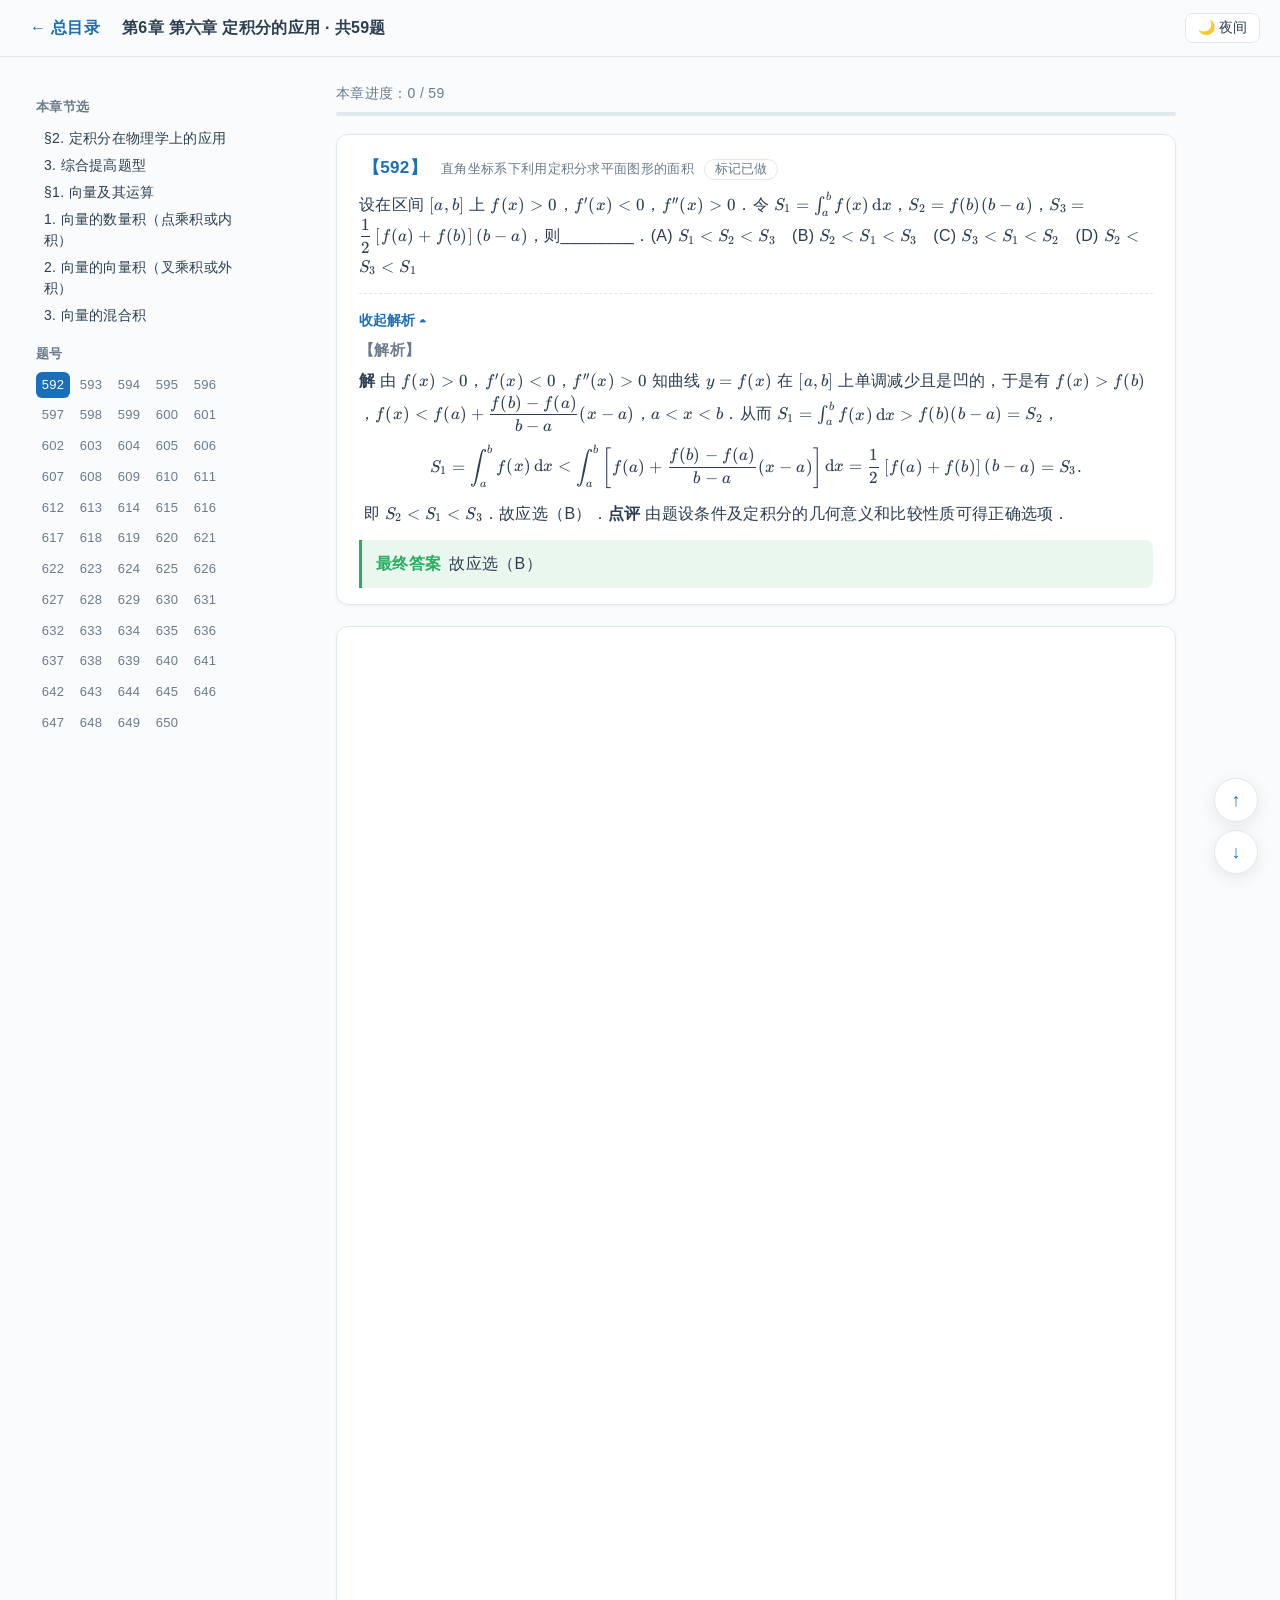
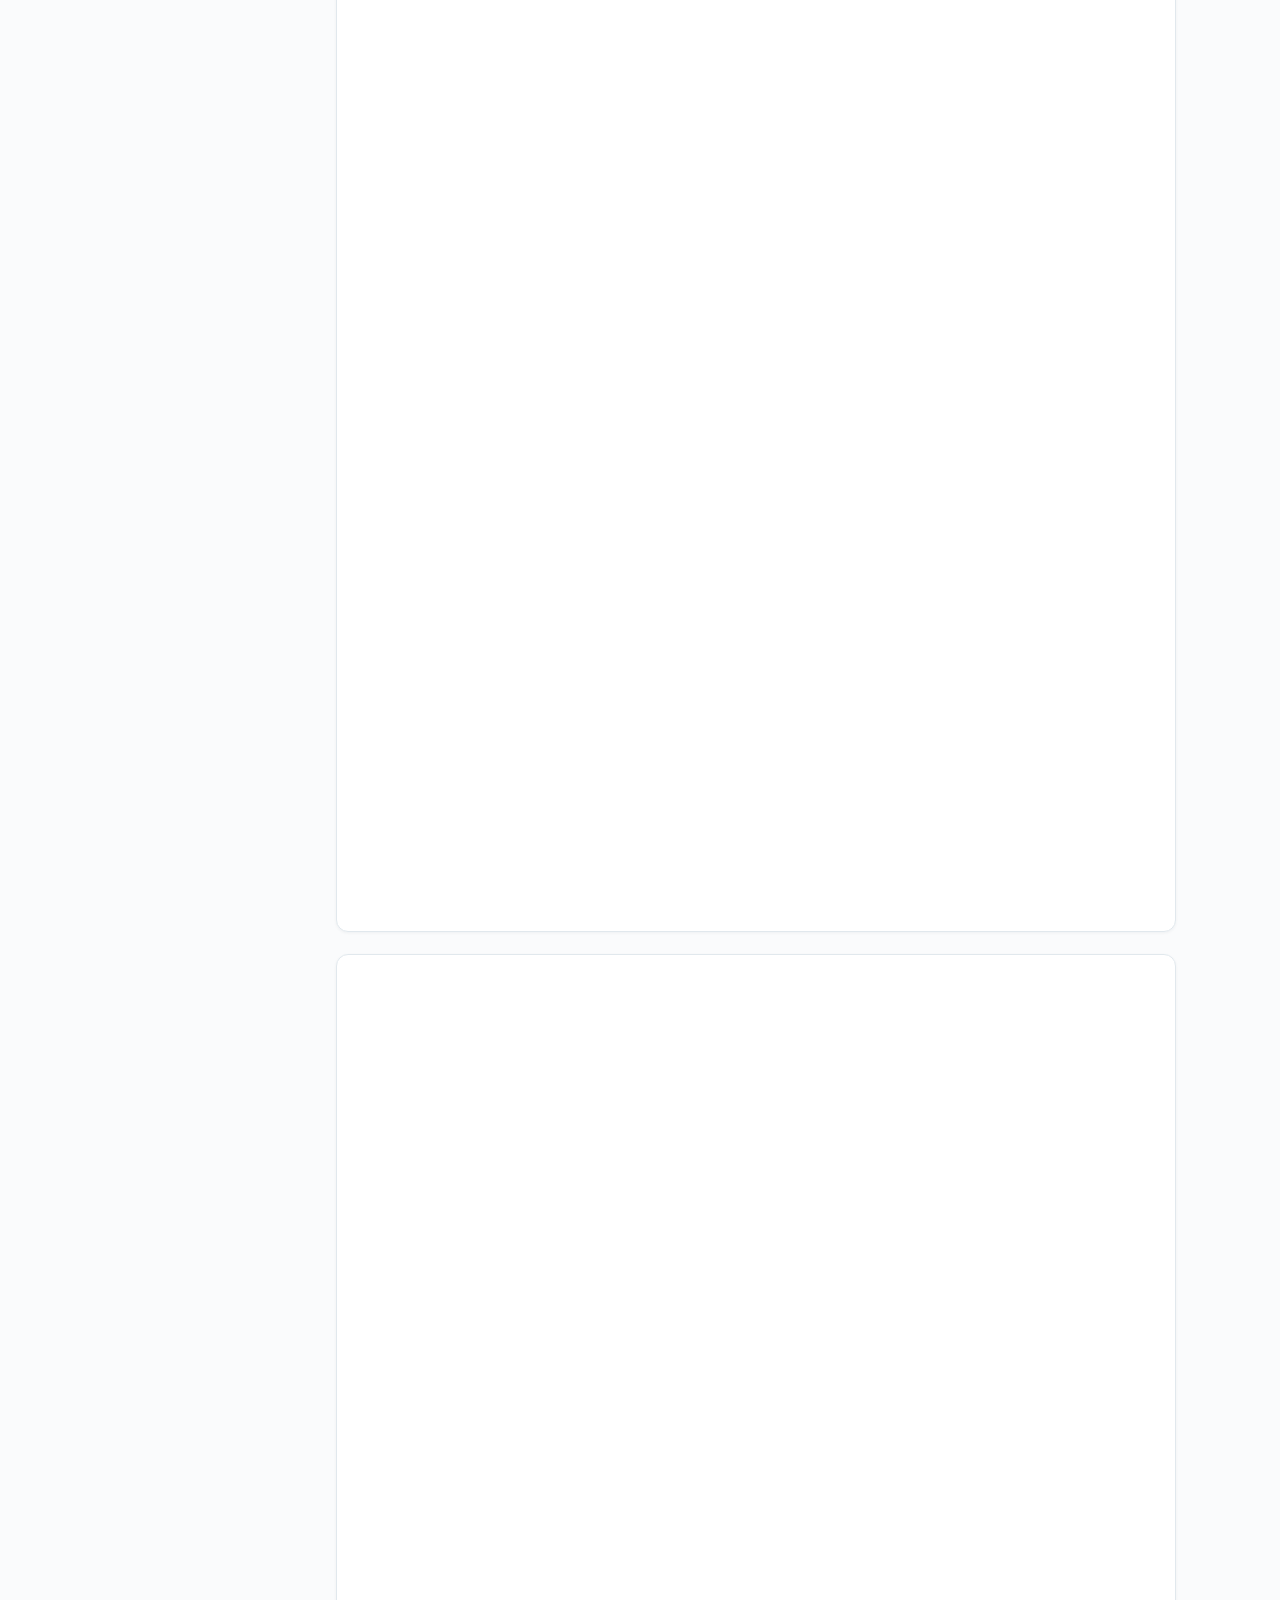
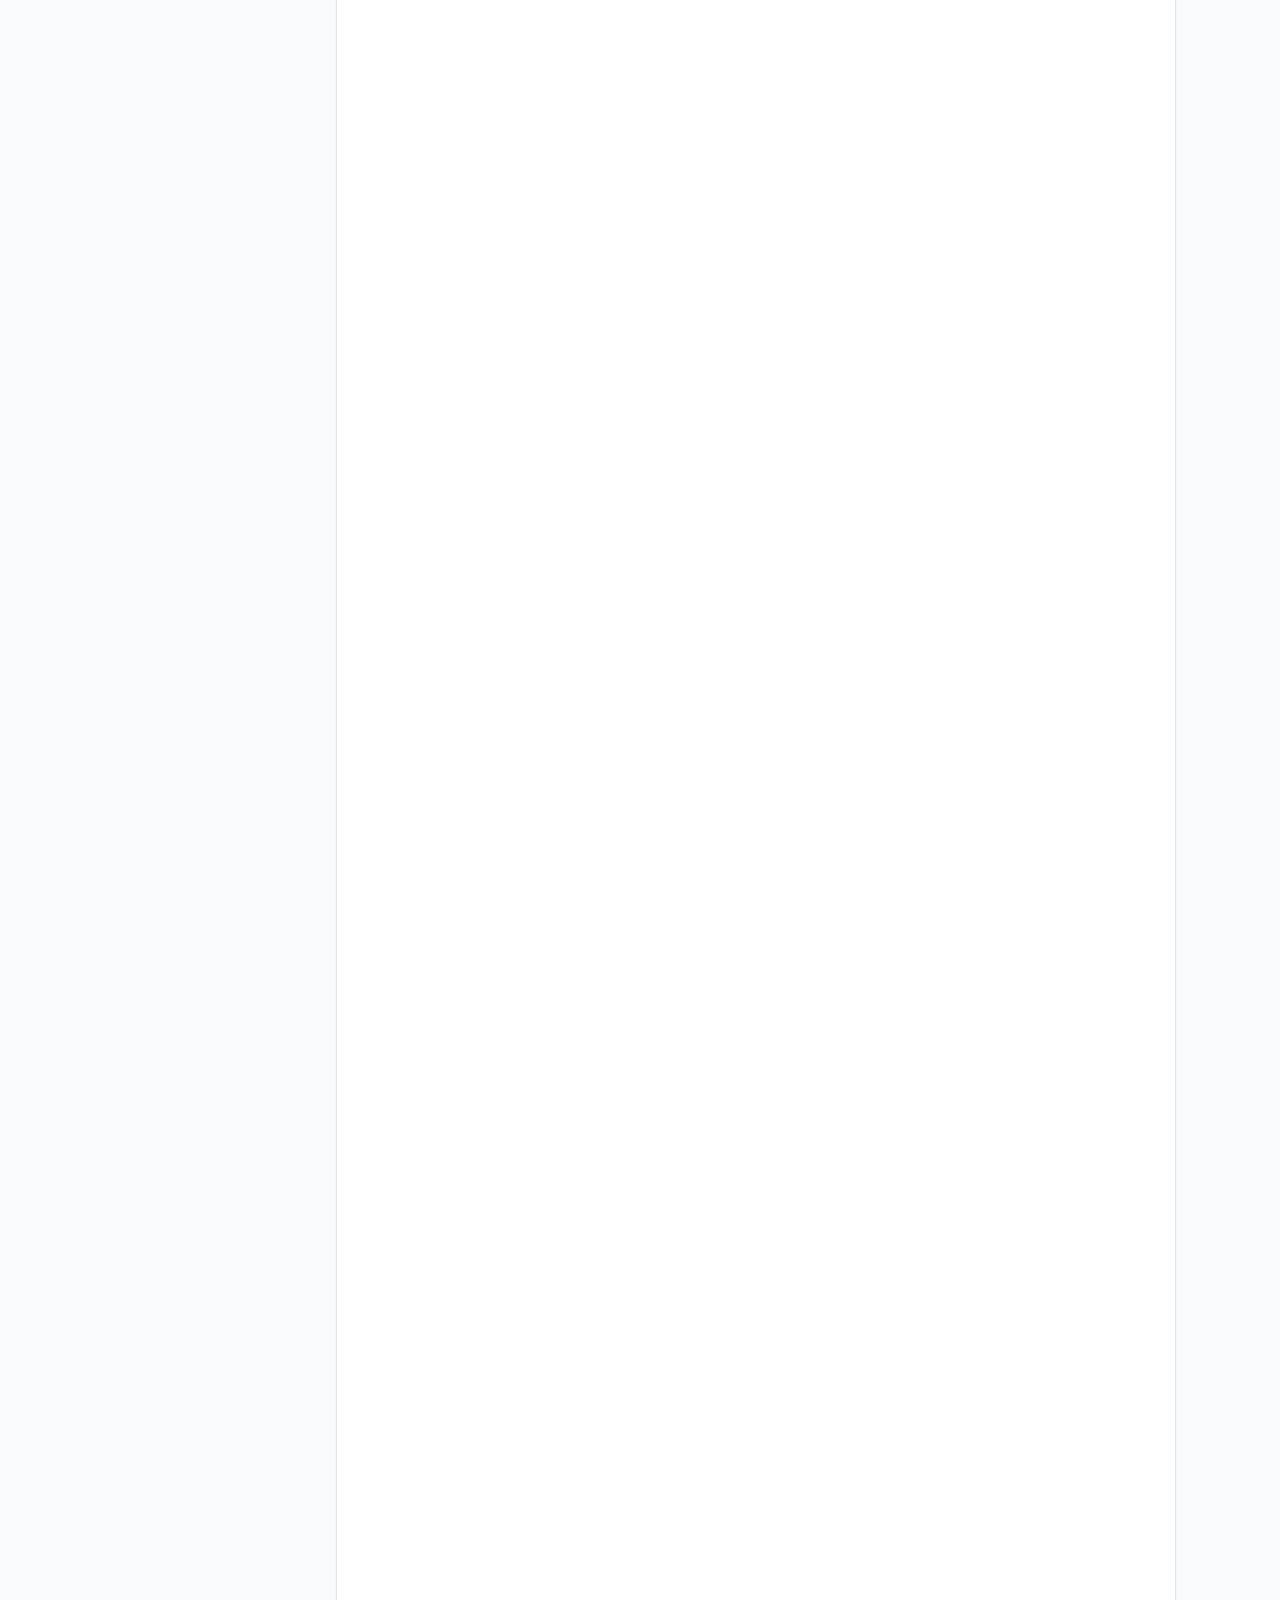
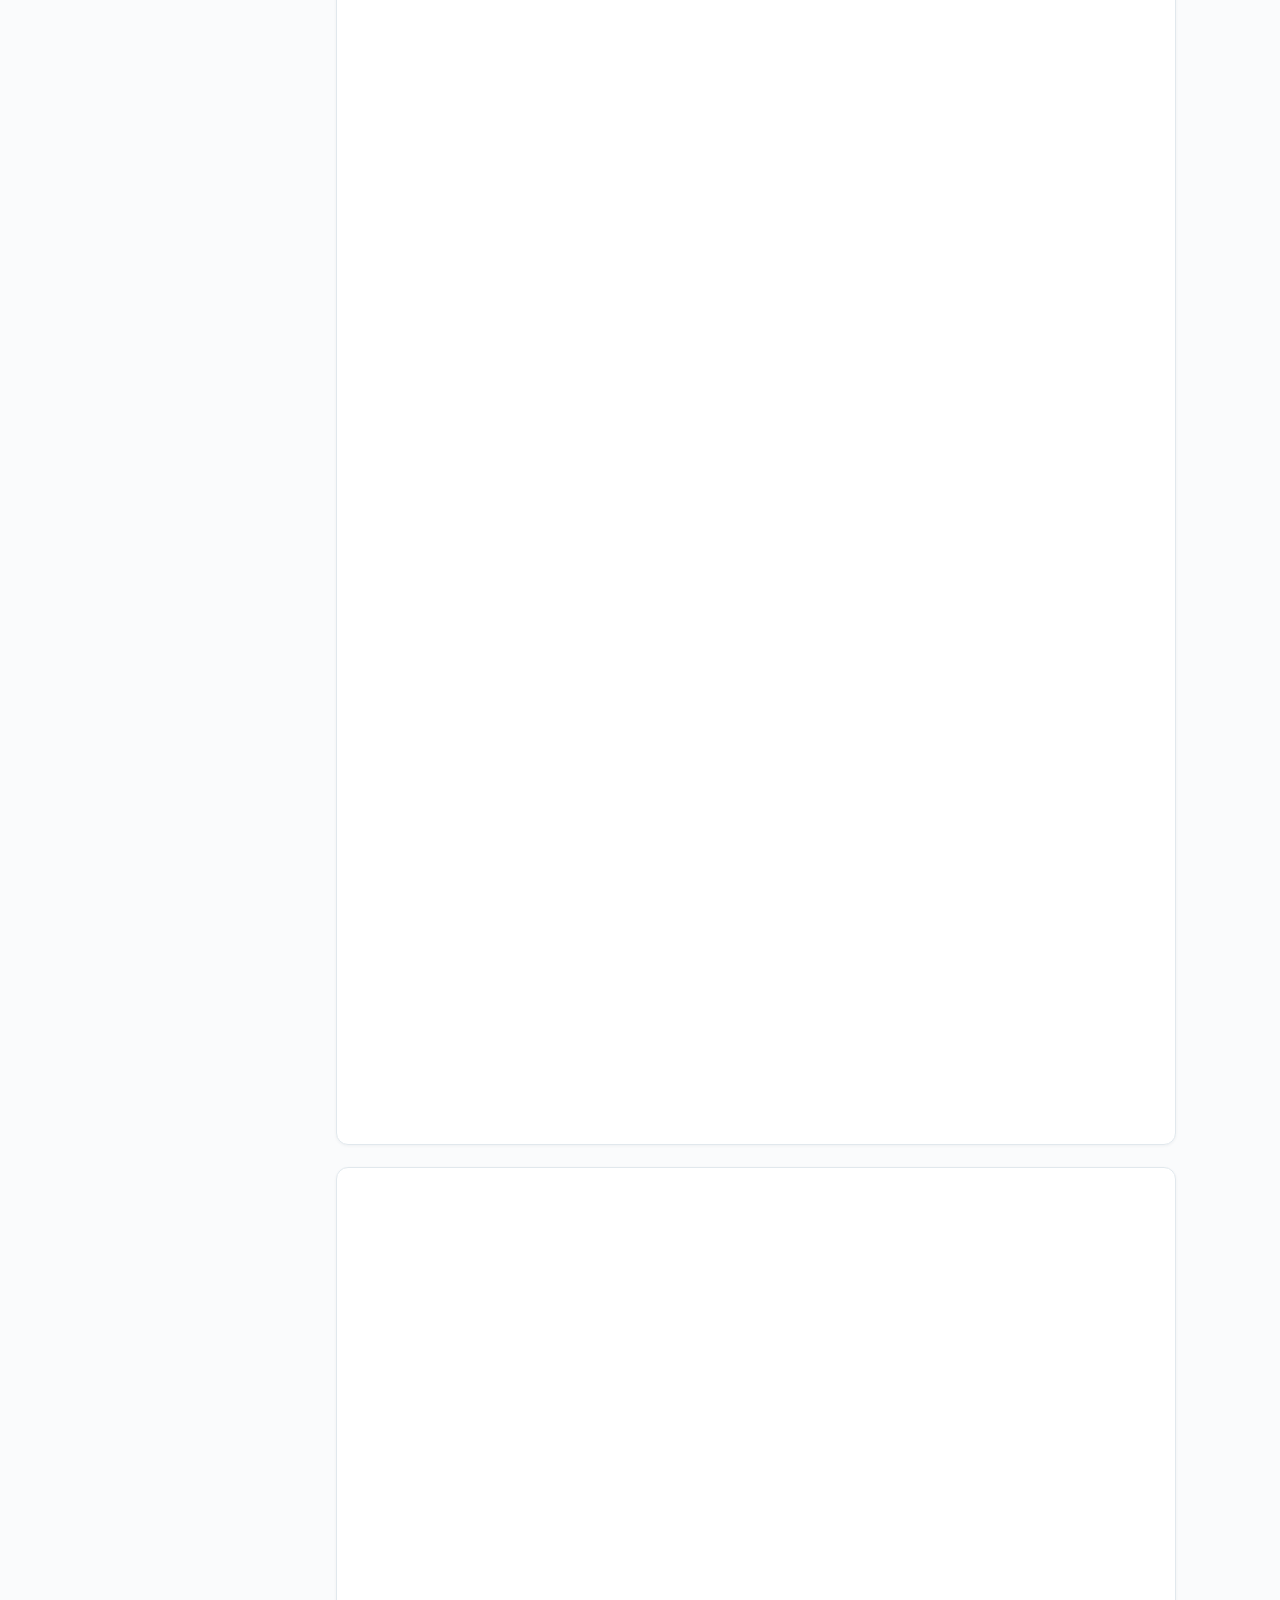
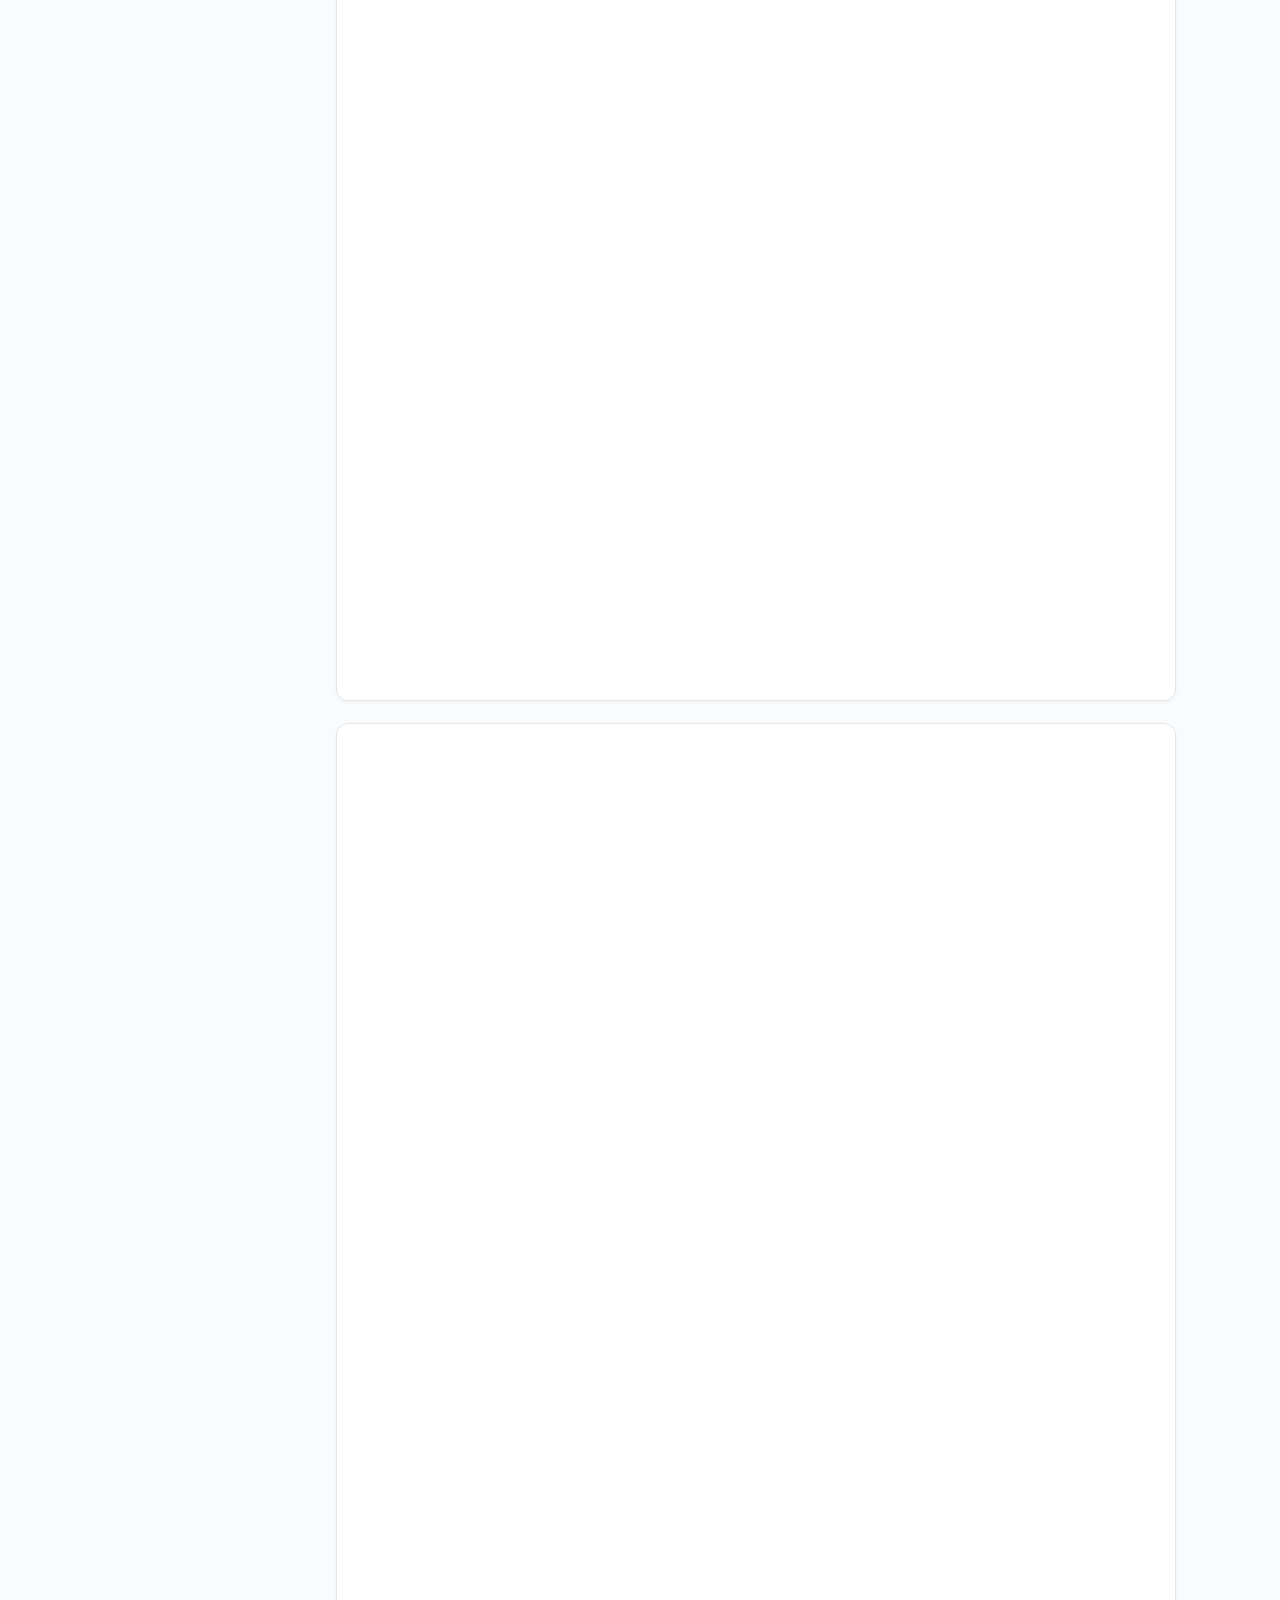
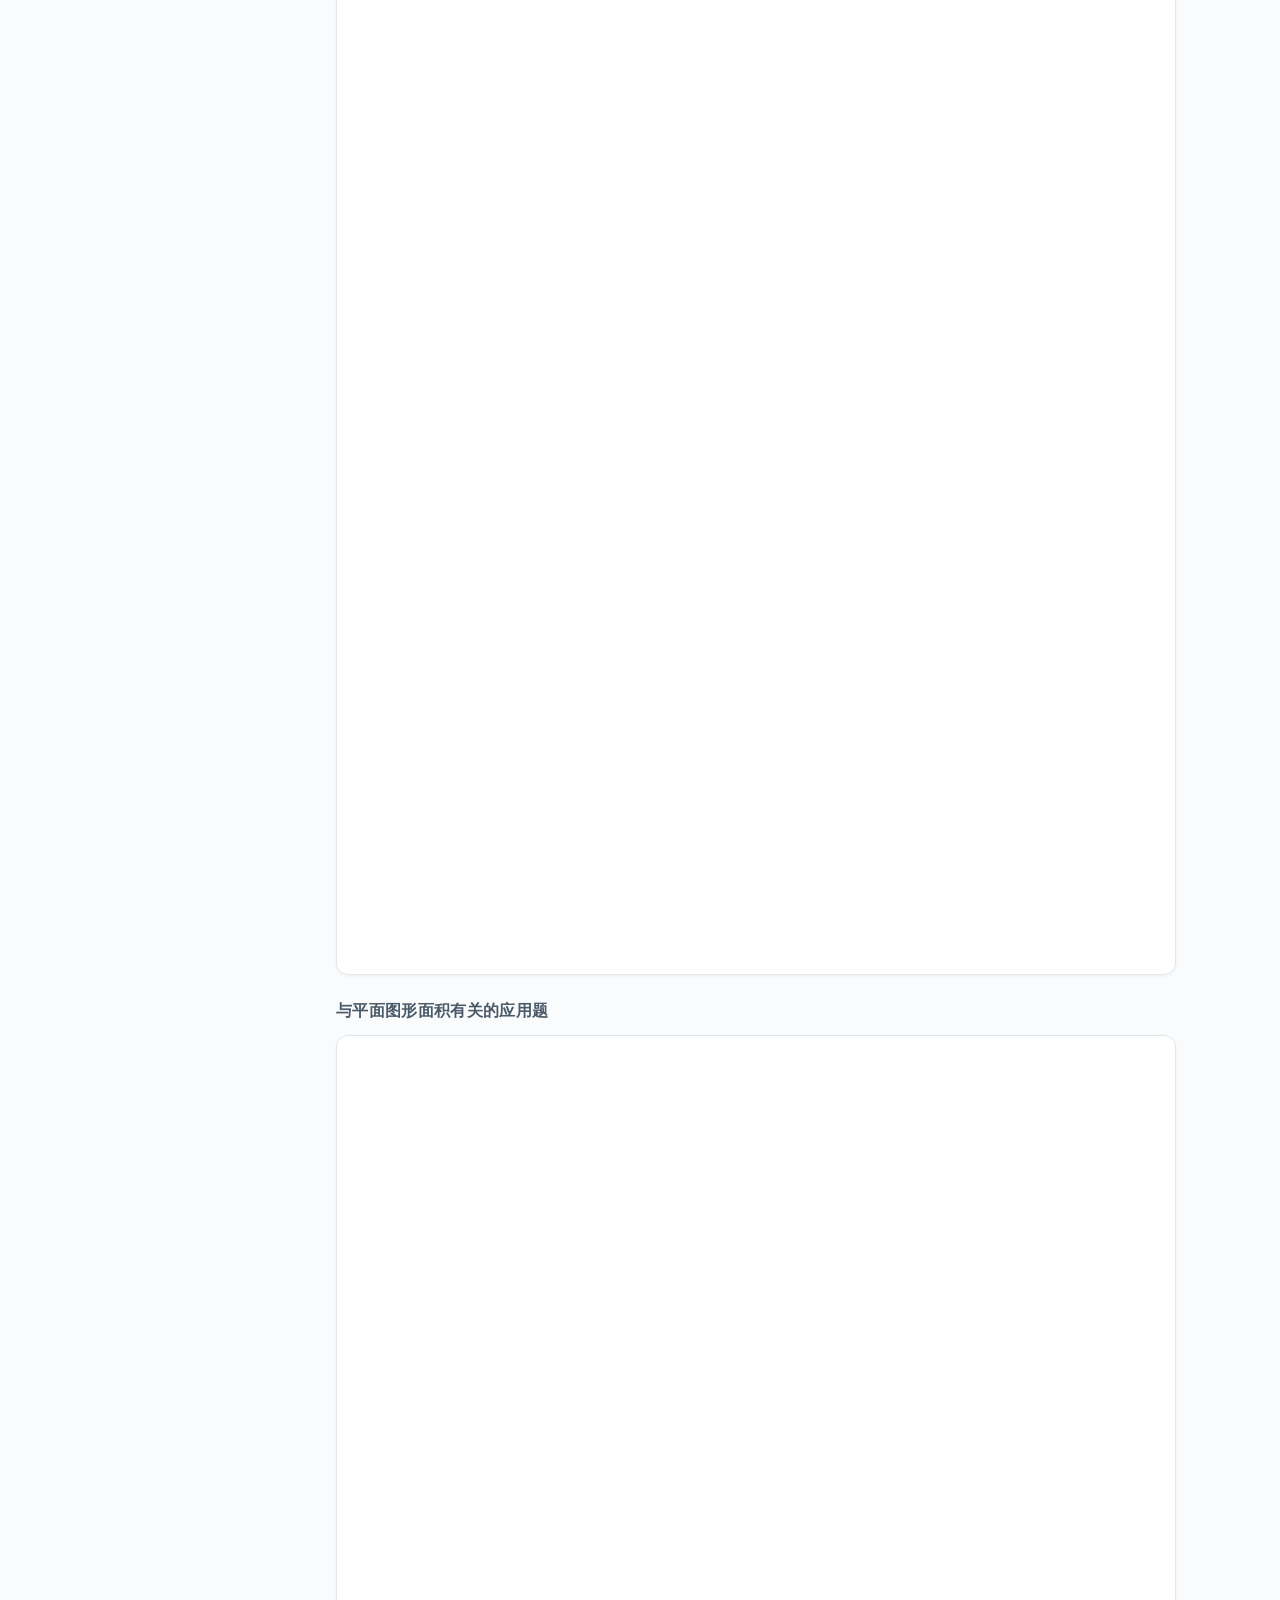
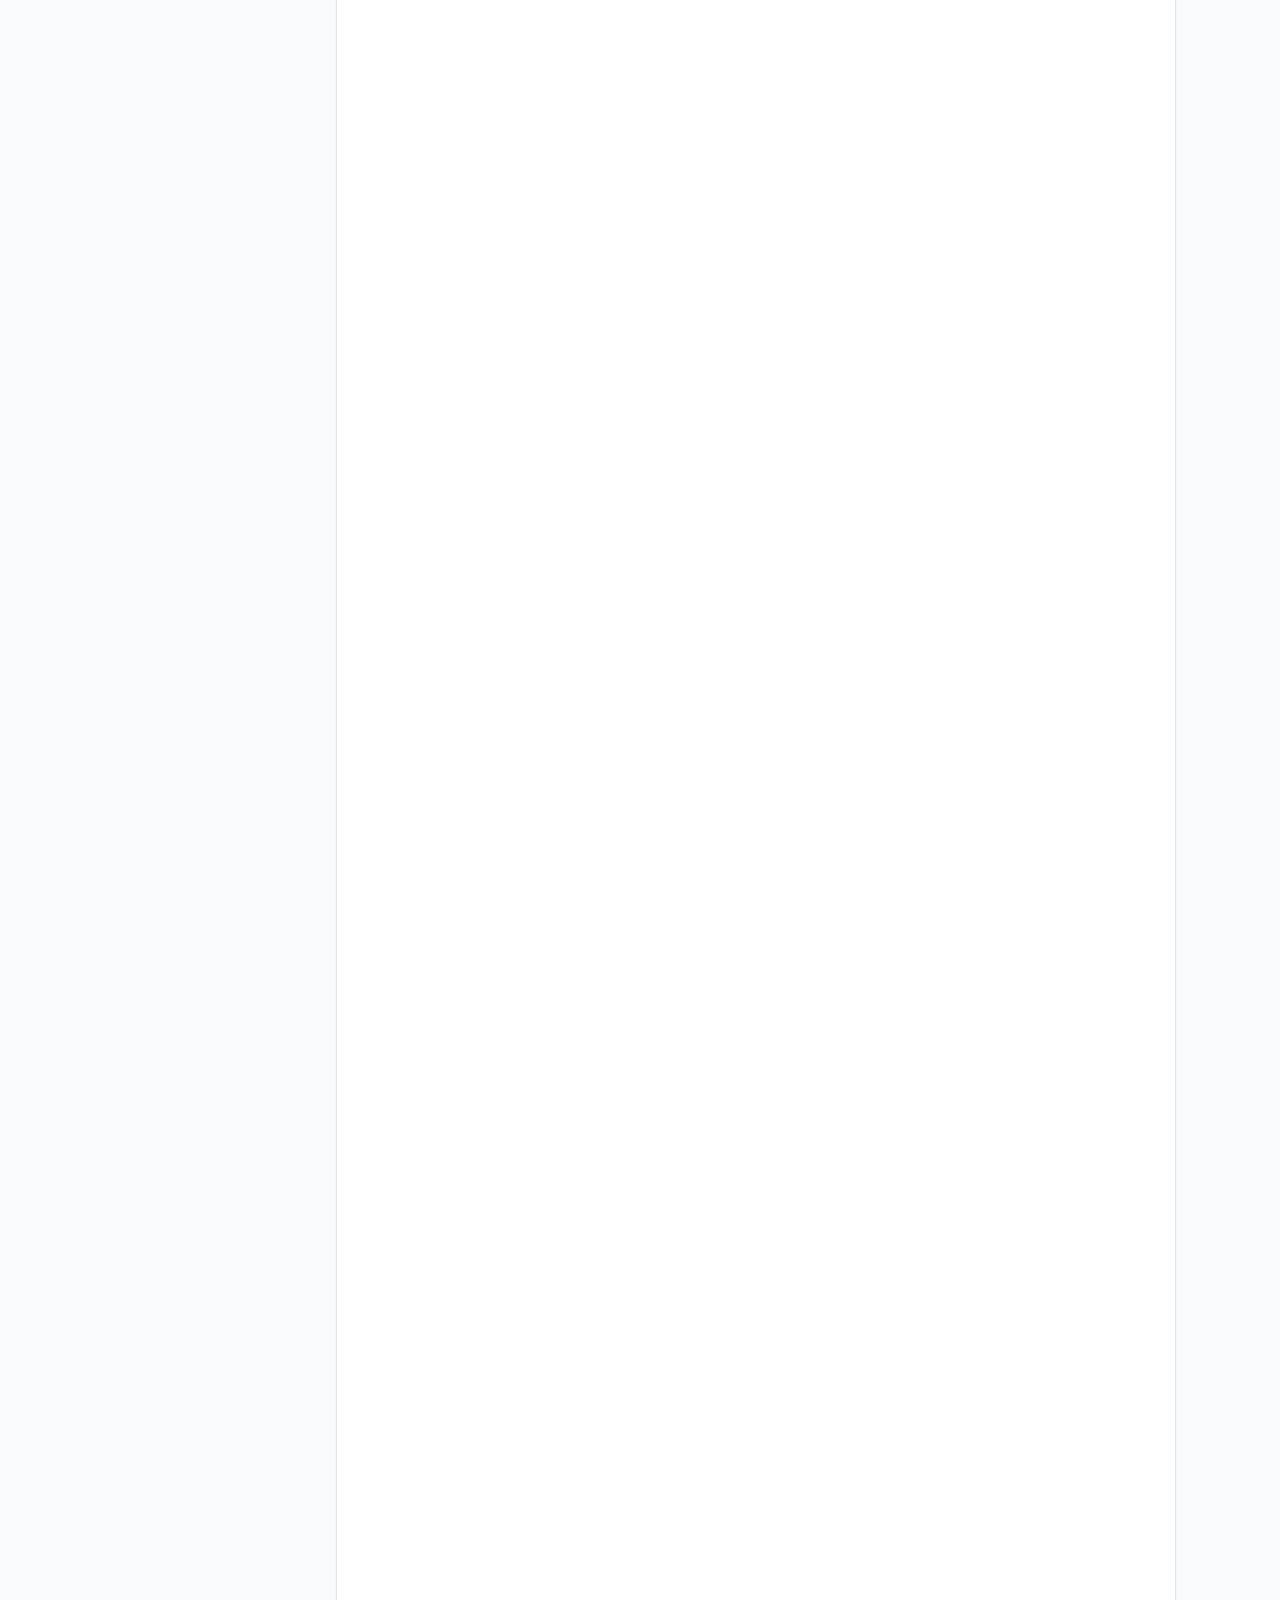
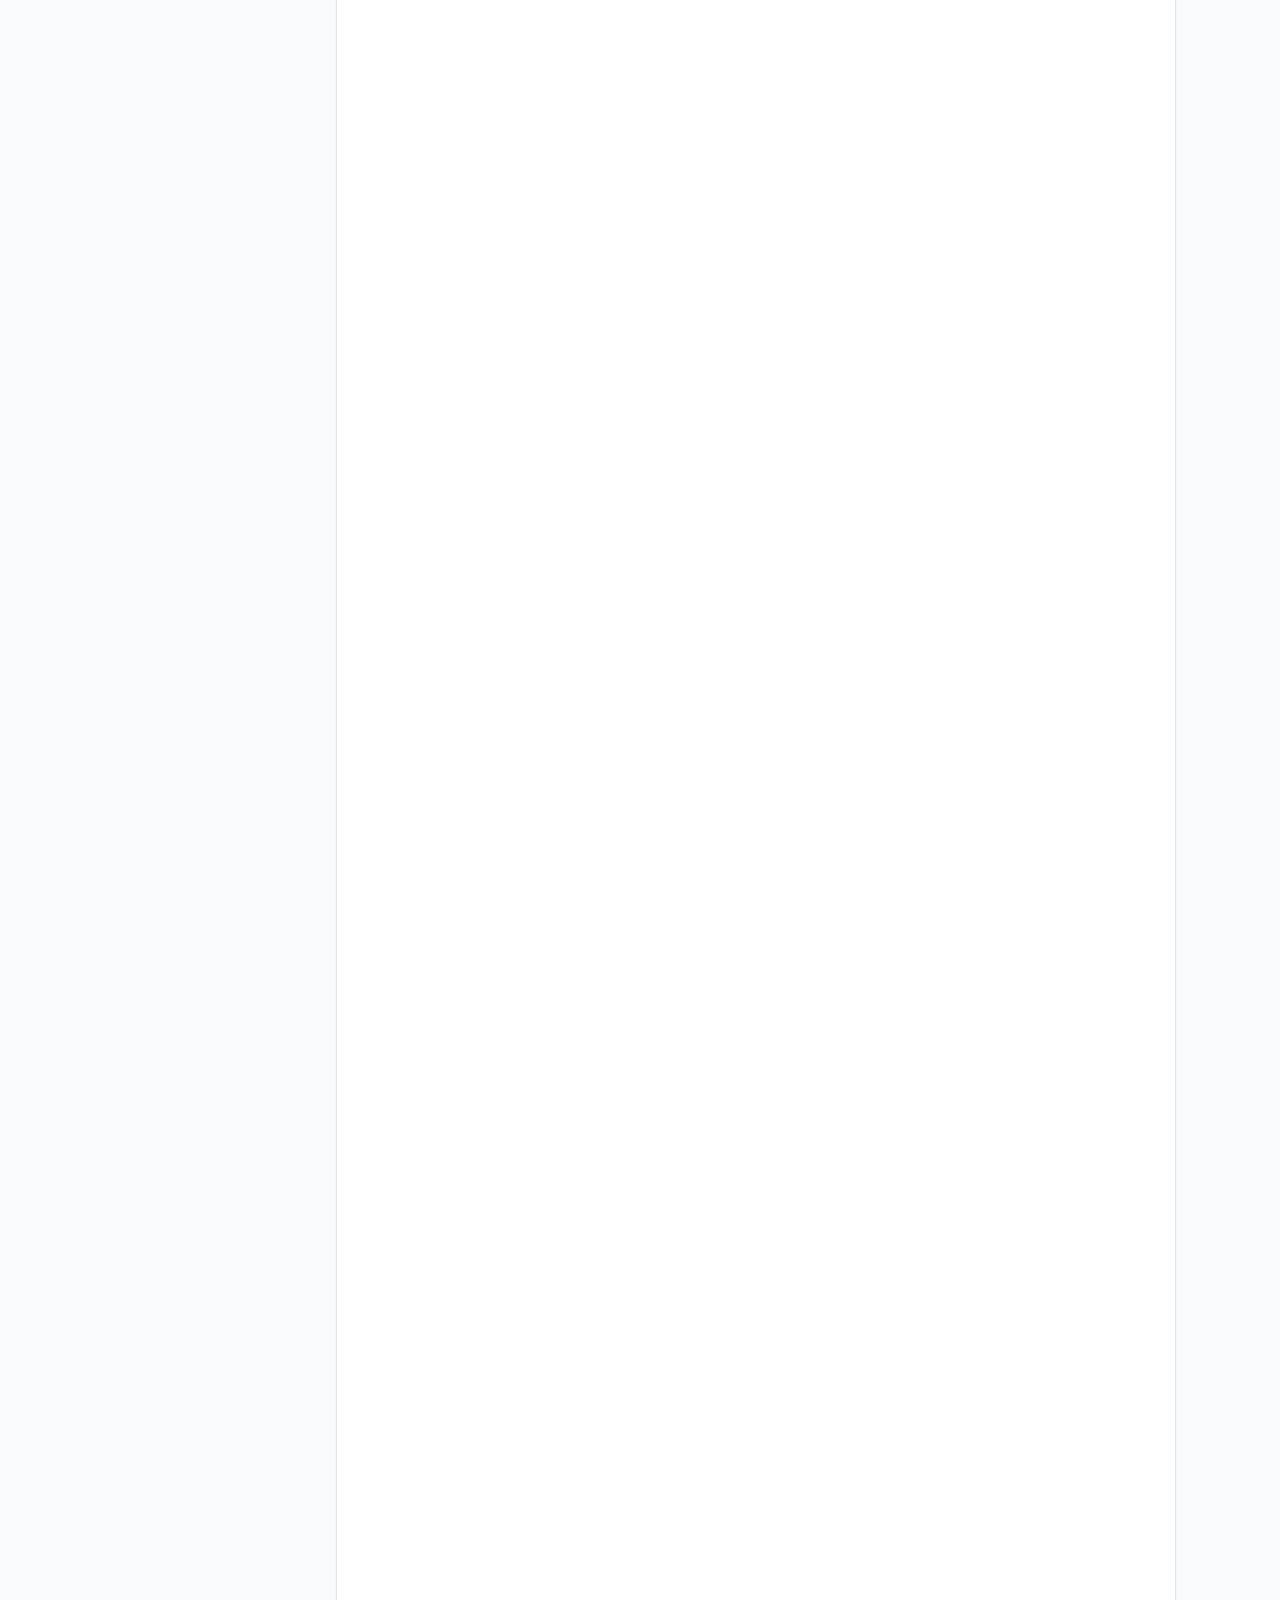
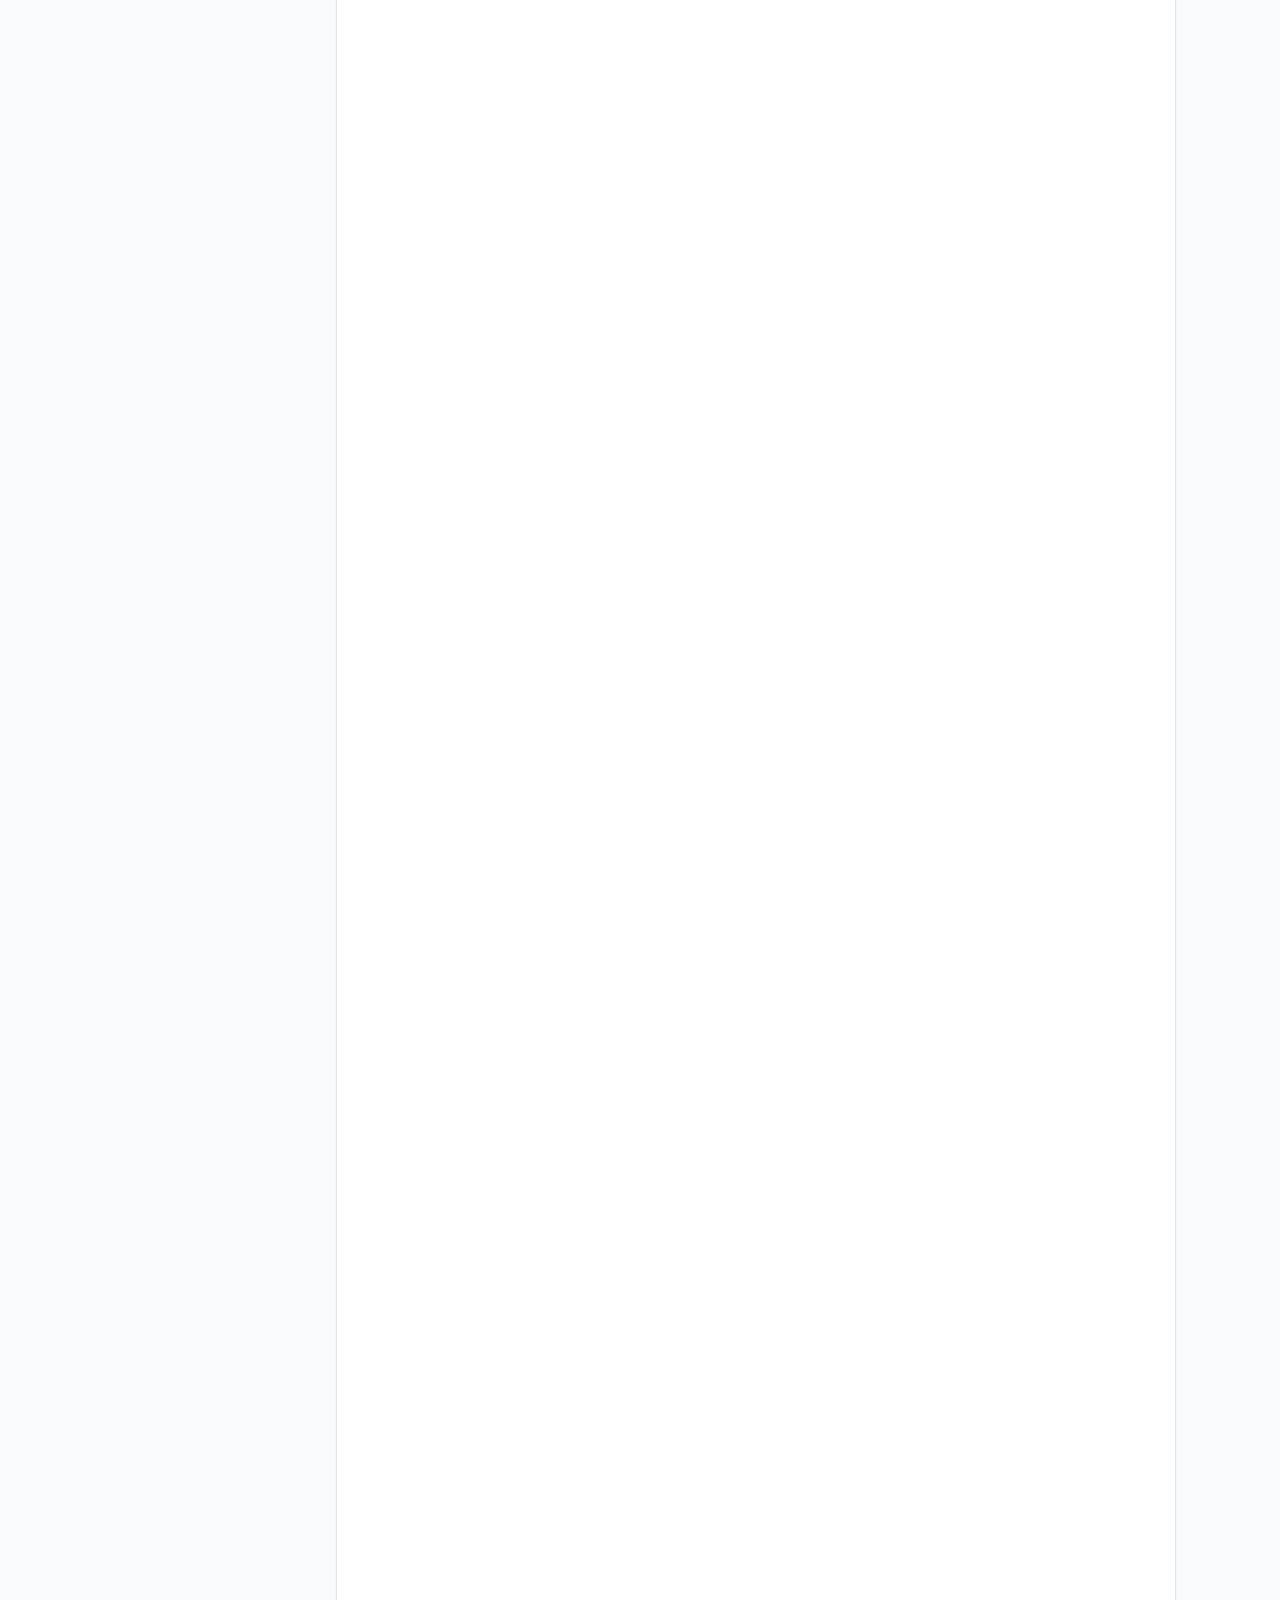
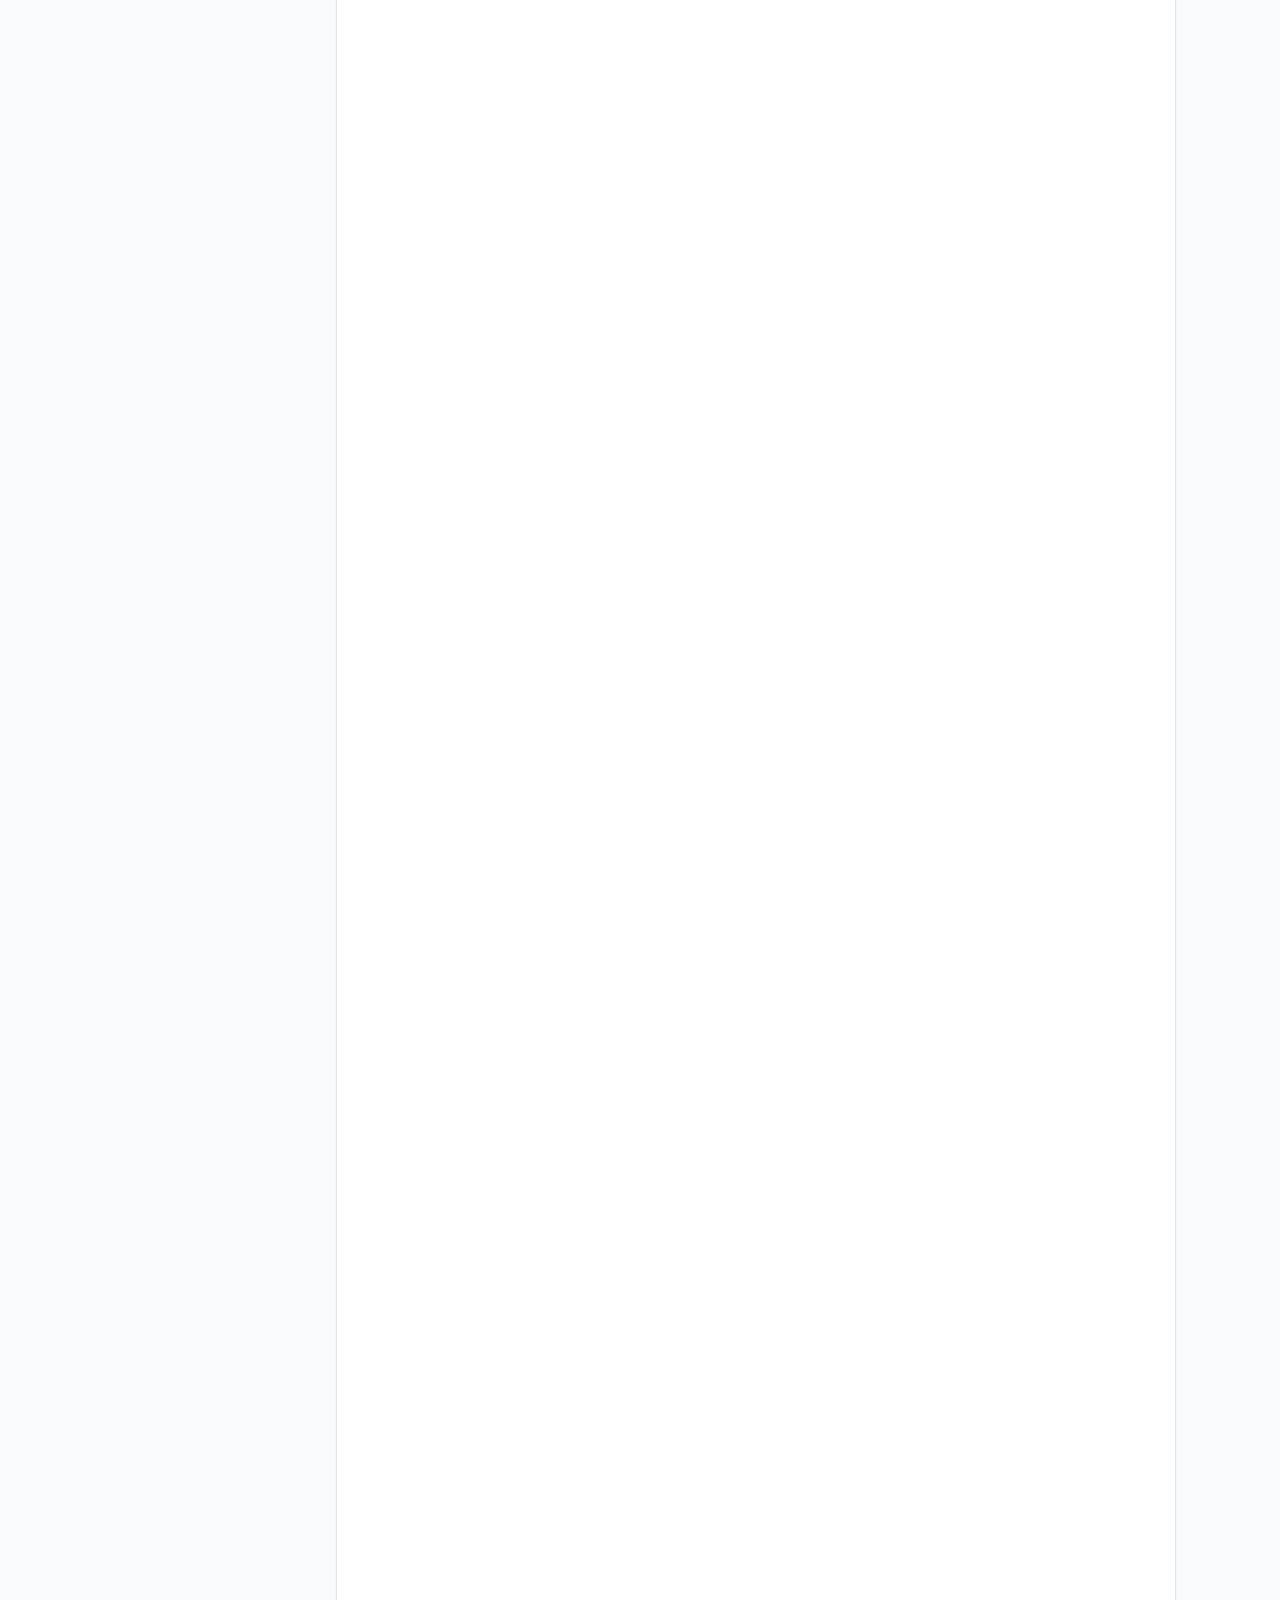
<file: chapters/chapter-06.html>
<!DOCTYPE html>
<html lang="zh-CN">
<head>
<meta charset="UTF-8">
<meta name="viewport" content="width=device-width, initial-scale=1.0">
<title>第6章 第六章 定积分的应用 · 吉米多维奇高等数学刷题版</title>
<meta name="description" content="吉米多维奇高等数学习题精选精解第6章第六章 定积分的应用题目与详解，共59题">
<link rel="stylesheet" href="../assets/katex/katex.min.css">
<link rel="stylesheet" href="../assets/style.css">
<script defer src="../assets/katex/katex.min.js"></script>
<script defer src="../assets/katex/auto-render.min.js"></script>
<script defer src="../assets/script.js"></script>
</head>
<body data-chapter="6" data-lazy="1">
<header class="topbar">
  <a class="back" href="../index.html">← 总目录</a>
  <button class="icon-btn sidebar-toggle" id="sidebar-toggle">☰ 目录</button>
  <span class="title">第6章 第六章 定积分的应用 · 共59题</span>
  <button class="icon-btn" id="theme-btn">🌙 夜间</button>
</header>
<div class="sidebar-mask" id="sidebar-mask"></div>
<div class="layout">
<nav class="sidebar" id="sidebar">
<h3>本章节选</h3>
<a class="sec" href="#sec-s1">§2. 定积分在物理学上的应用</a>
<a class="sec" href="#sec-s2">3. 综合提高题型</a>
<a class="sec" href="#sec-s3">§1. 向量及其运算</a>
<a class="sec" href="#sec-s4">1. 向量的数量积（点乘积或内积）</a>
<a class="sec" href="#sec-s5">2. 向量的向量积（叉乘积或外积）</a>
<a class="sec" href="#sec-s6">3. 向量的混合积</a>
<h3>题号</h3><div class="qindex">
<a href="#q592" id="qi592">592</a>
<a href="#q593" id="qi593">593</a>
<a href="#q594" id="qi594">594</a>
<a href="#q595" id="qi595">595</a>
<a href="#q596" id="qi596">596</a>
<a href="#q597" id="qi597">597</a>
<a href="#q598" id="qi598">598</a>
<a href="#q599" id="qi599">599</a>
<a href="#q600" id="qi600">600</a>
<a href="#q601" id="qi601">601</a>
<a href="#q602" id="qi602">602</a>
<a href="#q603" id="qi603">603</a>
<a href="#q604" id="qi604">604</a>
<a href="#q605" id="qi605">605</a>
<a href="#q606" id="qi606">606</a>
<a href="#q607" id="qi607">607</a>
<a href="#q608" id="qi608">608</a>
<a href="#q609" id="qi609">609</a>
<a href="#q610" id="qi610">610</a>
<a href="#q611" id="qi611">611</a>
<a href="#q612" id="qi612">612</a>
<a href="#q613" id="qi613">613</a>
<a href="#q614" id="qi614">614</a>
<a href="#q615" id="qi615">615</a>
<a href="#q616" id="qi616">616</a>
<a href="#q617" id="qi617">617</a>
<a href="#q618" id="qi618">618</a>
<a href="#q619" id="qi619">619</a>
<a href="#q620" id="qi620">620</a>
<a href="#q621" id="qi621">621</a>
<a href="#q622" id="qi622">622</a>
<a href="#q623" id="qi623">623</a>
<a href="#q624" id="qi624">624</a>
<a href="#q625" id="qi625">625</a>
<a href="#q626" id="qi626">626</a>
<a href="#q627" id="qi627">627</a>
<a href="#q628" id="qi628">628</a>
<a href="#q629" id="qi629">629</a>
<a href="#q630" id="qi630">630</a>
<a href="#q631" id="qi631">631</a>
<a href="#q632" id="qi632">632</a>
<a href="#q633" id="qi633">633</a>
<a href="#q634" id="qi634">634</a>
<a href="#q635" id="qi635">635</a>
<a href="#q636" id="qi636">636</a>
<a href="#q637" id="qi637">637</a>
<a href="#q638" id="qi638">638</a>
<a href="#q639" id="qi639">639</a>
<a href="#q640" id="qi640">640</a>
<a href="#q641" id="qi641">641</a>
<a href="#q642" id="qi642">642</a>
<a href="#q643" id="qi643">643</a>
<a href="#q644" id="qi644">644</a>
<a href="#q645" id="qi645">645</a>
<a href="#q646" id="qi646">646</a>
<a href="#q647" id="qi647">647</a>
<a href="#q648" id="qi648">648</a>
<a href="#q649" id="qi649">649</a>
<a href="#q650" id="qi650">650</a>
</div></nav>
<main class="main">
<div class="ch-progress-wrap" style="margin-bottom:18px;color:var(--text-soft);font-size:14px;">
  本章进度：<span id="ch-progress-text">0 / 59</span>
  <div class="progress-bar" id="ch-progress" data-ch-count="59" style="margin:6px 0 0;"><i></i></div>
</div>
<article class="problem" id="q592">
<div class="q-head">
<span class="q-no" data-n="592">【592】</span>
<span class="q-group">直角坐标系下利用定积分求平面图形的面积</span>
<button class="done-btn" type="button">标记已做</button>
</div>
<div class="q-stem">设在区间 $[a,b]$ 上 $f(x)&gt;0$，$f'(x)&lt;0$，$f''(x)&gt;0$．令 $S_1=\int_a^b f(x)\,\mathrm{d}x$，$S_2=f(b)(b-a)$，$S_3=\dfrac{1}{2}\left[f(a)+f(b)\right](b-a)$，则________．(A) $S_1&lt;S_2&lt;S_3$　(B) $S_2&lt;S_1&lt;S_3$　(C) $S_3&lt;S_1&lt;S_2$　(D) $S_2&lt;S_3&lt;S_1$</div>

<hr class="div">
<button class="solution-toggle" type="button">收起解析 ▴</button>
<div class="solution">
<div class="sol-label">【解析】</div>
<div class="sol-body"><strong>解</strong> 由 $f(x)&gt;0$，$f'(x)&lt;0$，$f''(x)&gt;0$ 知曲线 $y=f(x)$ 在 $[a,b]$ 上单调减少且是凹的，于是有 $f(x)&gt;f(b)$，$f(x)&lt;f(a)+\dfrac{f(b)-f(a)}{b-a}(x-a)$，$a&lt;x&lt;b$．从而 $S_1=\int_a^b f(x)\,\mathrm{d}x&gt;f(b)(b-a)=S_2$，$$S_1=\int_a^b f(x)\,\mathrm{d}x&lt;\int_a^b\left[f(a)+\frac{f(b)-f(a)}{b-a}(x-a)\right]\mathrm{d}x=\frac{1}{2}\left[f(a)+f(b)\right](b-a)=S_3.$$ 即 $S_2&lt;S_1&lt;S_3$．故应选（B）．<strong>点评</strong> 由题设条件及定积分的几何意义和比较性质可得正确选项．</div>
<div class="answer-line"><span class="ans-label">最终答案</span><span class="ans-body">故应选（B）</span></div>
</div>
</article>
<article class="problem" id="q593">
<div class="q-head">
<span class="q-no" data-n="593">【593】</span>
<span class="q-group">直角坐标系下利用定积分求平面图形的面积</span>
<button class="done-btn" type="button">标记已做</button>
</div>
<div class="q-stem">由曲线 $y=x+\dfrac{1}{x}$，$x=2$ 及 $y=2$ 所围图形的面积 $S=$________．</div>

<hr class="div">
<button class="solution-toggle" type="button">收起解析 ▴</button>
<div class="solution">
<div class="sol-label">【解析】</div>
<div class="sol-body"><strong>解</strong> $S=\int_1^2\left(x+\dfrac{1}{x}-2\right)\mathrm{d}x=\ln 2-\dfrac{1}{2}$．故应填 $\ln 2-\dfrac{1}{2}$．</div>
<div class="answer-line"><span class="ans-label">最终答案</span><span class="ans-body">故应填 $\ln 2-\dfrac{1}{2}$</span></div>
</div>
</article>
<article class="problem" id="q594">
<div class="q-head">
<span class="q-no" data-n="594">【594】</span>
<span class="q-group">直角坐标系下利用定积分求平面图形的面积</span>
<button class="done-btn" type="button">标记已做</button>
</div>
<div class="q-stem">曲线 $y=x(x-1)(2-x)$ 与 $x$ 轴所围图形的面积可表示为________．(A) $-\int_0^2 x(x-1)(2-x)\,\mathrm{d}x$　(B) $\int_0^1 x(x-1)(2-x)\,\mathrm{d}x-\int_1^2 x(x-1)(2-x)\,\mathrm{d}x$　(C) $-\int_0^1 x(x-1)(2-x)\,\mathrm{d}x+\int_1^2 x(x-1)(2-x)\,\mathrm{d}x$　(D) $\int_0^2 x(x-1)(2-x)\,\mathrm{d}x$</div>

<hr class="div">
<button class="solution-toggle" type="button">收起解析 ▴</button>
<div class="solution">
<div class="sol-label">【解析】</div>
<div class="sol-body"><strong>解</strong> 曲线 $y=x(x-1)(2-x)$ 与 $x$ 轴交点为 $x=0$，$x=1$，$x=2$；当 $0&lt;x&lt;1$ 时，$y&lt;0$；当 $1&lt;x&lt;2$ 时，$y&gt;0$．$$A=\int_0^2|y|\,\mathrm{d}x=-\int_0^1 x(x-1)(2-x)\,\mathrm{d}x+\int_1^2 x(x-1)(2-x)\,\mathrm{d}x.$$ 故应选（C）．</div>
<div class="answer-line"><span class="ans-label">最终答案</span><span class="ans-body">故应选（C）</span></div>
</div>
</article>
<article class="problem" id="q595">
<div class="q-head">
<span class="q-no" data-n="595">【595】</span>
<span class="q-group">直角坐标系下利用定积分求平面图形的面积</span>
<button class="done-btn" type="button">标记已做</button>
</div>
<div class="q-stem">曲线 $y=-x^3+x^2+2x$ 与 $x$ 轴所围的图形的面积 $A=$________．</div>

<hr class="div">
<button class="solution-toggle" type="button">收起解析 ▴</button>
<div class="solution">
<div class="sol-label">【解析】</div>
<div class="sol-body"><strong>解</strong> 令 $y=0$ 得，$x=-1,0,2$．且 $-1&lt;x&lt;0$ 时，$y&lt;0$；$0&lt;x&lt;2$ 时，$y&gt;0$．所以 $$A=\int_{-1}^{2}|y|\,\mathrm{d}x=-\int_{-1}^{0}y\,\mathrm{d}x+\int_0^2 y\,\mathrm{d}x=\frac{37}{12}.$$ 故应填 $\dfrac{37}{12}$．</div>
<div class="answer-line"><span class="ans-label">最终答案</span><span class="ans-body">故应填 $\dfrac{37}{12}$</span></div>
</div>
</article>
<article class="problem" id="q596">
<div class="q-head">
<span class="q-no" data-n="596">【596】</span>
<span class="q-group">直角坐标系下利用定积分求平面图形的面积</span>
<button class="done-btn" type="button">标记已做</button>
</div>
<div class="q-stem">求曲线 $y=|\ln x|$ 与直线 $x=\dfrac{1}{\mathrm{e}}$，$x=\mathrm{e}$ 及 $y=0$ 所围成的区域的面积 $S$．</div>

<hr class="div">
<button class="solution-toggle" type="button">收起解析 ▴</button>
<div class="solution">
<div class="sol-label">【解析】</div>
<div class="sol-body"><strong>解</strong> $y=|\ln x|=\begin{cases}\ln x, &amp; x\geqslant 1\\ -\ln x, &amp; 0&lt;x&lt;1\end{cases}$ $$S=\int_{\frac{1}{\mathrm{e}}}^{1}(-\ln x)\,\mathrm{d}x+\int_1^{\mathrm{e}}\ln x\,\mathrm{d}x=-\left[x\ln x-x\right]_{\frac{1}{\mathrm{e}}}^{1}+\left[x\ln x-x\right]_1^{\mathrm{e}}=2-\frac{2}{\mathrm{e}}.$$</div>
<div class="answer-line"><span class="ans-label">最终答案</span><span class="ans-body">$S=2-\dfrac{2}{\mathrm{e}}$</span></div>
</div>
</article>
<h3 class="grp-h">与平面图形面积有关的应用题</h3>
<article class="problem" id="q597">
<div class="q-head">
<span class="q-no" data-n="597">【597】</span>
<span class="q-group">与平面图形面积有关的应用题</span>
<button class="done-btn" type="button">标记已做</button>
</div>
<div class="q-stem">从点 $(2,0)$ 引两条直线与曲线 $y=x^3$ 相切，求由此两条切线与曲线 $y=x^3$ 所围图形的面积 $S$．</div>
<div class="figure-note">图597：第一象限内过原点的三次曲线（图中曲线标注为 $y=x$，照原书，即题中的 $y=x^3$），曲线在原点处与 $x$ 轴相切后上升；从点 $(2,0)$（图上已标注）引出的两条切线：一条为 $x$ 轴（切点为原点），另一条切曲线于点 $(3,27)$；曲线与 $x$ 轴及斜切线之间的区域以竖细线阴影标出。</div>
<hr class="div">
<button class="solution-toggle" type="button">收起解析 ▴</button>
<div class="solution">
<div class="sol-label">【解析】</div>
<div class="sol-body"><strong>解</strong> 如图 597 所示，设切点为 $(\alpha,\alpha^3)$ 则过切点的切线方程为 $$Y-\alpha^3=3\alpha^2(X-\alpha),$$ 因为它通过点 $(2,0)$，即满足 $$0-\alpha^3=3\alpha^2(2-\alpha),\ \text{即}\ \alpha^3+3\alpha^2(2-\alpha)=0.$$ 可得 $\alpha=0$ 或 $\alpha=3$，即两切点坐标为：$(0,0)$ 与 $(3,27)$，相应的两条切线方程为 $$Y=0\quad \text{与}\quad 27X-Y-54=0.$$ 选取 $y$ 为积分变量，则有 $$S=\int_0^{27}\left(\frac{y}{27}+2-\sqrt[3]{y}\right)\mathrm{d}y=\left(\frac{y^2}{54}+2y-\frac{3}{4}y^{\frac{4}{3}}\right)\bigg|_0^{27}=\frac{27}{4}.$$ <strong>点评</strong> 求面积问题与利用导数求切线方程问题相结合，增加了问题的综合性，读者应提高解决这种综合问题的能力．</div>
<div class="answer-line"><span class="ans-label">最终答案</span><span class="ans-body">$S=\dfrac{27}{4}$</span></div>
</div>
</article>
<article class="problem" id="q598">
<div class="q-head">
<span class="q-no" data-n="598">【598】</span>
<span class="q-group">与平面图形面积有关的应用题</span>
<button class="done-btn" type="button">标记已做</button>
</div>
<div class="q-stem">在第一象限内，求曲线 $y=-x^2+1$ 上的一点，使该点处的切线与所给曲线及两坐标轴围成的图形面积为最小，并求此最小面积．</div>

<hr class="div">
<button class="solution-toggle" type="button">收起解析 ▴</button>
<div class="solution">
<div class="sol-label">【解析】</div>
<div class="sol-body"><strong>解</strong> 设所求点 $P(x,y)$，因为 $y'=-2x\,(x&gt;0)$，故过点 $P(x,y)$ 的切线方程为：$$Y-y=-2x(X-x).$$ 当 $X=0$ 时，得切线在 $y$ 轴上的截面距：$b=x^2+1$，当 $Y=0$ 时，得切线在 $x$ 轴上的截距：$a=\dfrac{x^2+1}{2x}$．故所求面积为：$$S(x)=\frac{1}{2}ab-\int_0^1(-x^2+1)\,\mathrm{d}x=\frac{1}{4}\left(x^3+2x+\frac{1}{x}\right)-\frac{2}{3},$$ $$S'(x)=\frac{1}{4}\left(3x-\frac{1}{x}\right)\cdot\left(x+\frac{1}{x}\right)\overset{\text{令}}{=}0,\ \text{得驻点}:x_0=\frac{1}{\sqrt{3}},$$ 再由 $S''\left(\dfrac{1}{\sqrt{3}}\right)&gt;0$ 知，$S(x_0)$ 取得极小值，且当 $0&lt;x&lt;1$ 时，仅有此一个极小值点，故此极小值点即为 $S(x)$ 在 $0&lt;x&lt;1$ 上的最小值．又 $x_0=\dfrac{1}{\sqrt{3}}$ 时，$y_0=\dfrac{2}{3}$，$S\left(\dfrac{1}{\sqrt{3}}\right)=\dfrac{2}{9}(2\sqrt{3}-3)$．故所求点为 $\left(\dfrac{1}{\sqrt{3}},\dfrac{2}{3}\right)$，所求最小面积为 $\dfrac{2}{9}(2\sqrt{3}-3)$．</div>
<div class="answer-line"><span class="ans-label">最终答案</span><span class="ans-body">所求点为 $\left(\dfrac{1}{\sqrt{3}},\dfrac{2}{3}\right)$，最小面积为 $\dfrac{2}{9}(2\sqrt{3}-3)$</span></div>
</div>
</article>
<article class="problem" id="q599">
<div class="q-head">
<span class="q-no" data-n="599">【599】</span>
<span class="q-group">与平面图形面积有关的应用题</span>
<button class="done-btn" type="button">标记已做</button>
</div>
<div class="q-stem">已知曲线 $y=a\sqrt{x}$（$a&gt;0$）与曲线 $y=\ln\sqrt{x}$ 在点 $(x_0,y_0)$ 处有公共切线，求 (1) 常数 $a$ 及切点 $(x_0,y_0)$；(2) 两曲线与 $x$ 轴围成的平面图形的面积 $S$．</div>
<div class="figure-note">图599：第一象限内，曲线 $y=\mathrm{e}^{-1}\sqrt{x}$（自原点上升，在上方）与曲线 $y=\ln\sqrt{x}$（自 $(1,0)$ 上升，在下方）相切于点 $(\mathrm{e}^2,1)$；两曲线与 $x$ 轴（及 $y$ 轴附近）围成的新月形区域以斜线阴影标出；图中画有水平线 $y=1$（$y$ 轴上标 $1$）与竖直线（垂足 $x$ 轴上标 $\mathrm{e}^2$）。</div>
<hr class="div">
<button class="solution-toggle" type="button">收起解析 ▴</button>
<div class="solution">
<div class="sol-label">【解析】</div>
<div class="sol-body"><strong>解</strong> (1) 分别对 $y=a\sqrt{x}$ 和 $y=\ln\sqrt{x}$ 求导，得 $$y'=\frac{a}{2\sqrt{x}}\ \text{和}\ y'=\frac{1}{2x}.$$ 由于两曲线在 $(x_0,y_0)$ 处有公切线，可见 $$\frac{a}{2\sqrt{x_0}}=\frac{1}{2x_0},\ \text{得}\ x_0=\frac{1}{a^2};$$ 将 $x_0=\dfrac{1}{a^2}$ 分别代入两曲线方程，有 $$y_0=a\sqrt{\frac{1}{a^2}}=\frac{1}{2}\ln\frac{1}{a^2},$$ 于是 $a=\dfrac{1}{\mathrm{e}}$；$x_0=\dfrac{1}{a^2}=\mathrm{e}^2$，$y_0=a\sqrt{x_0}=\dfrac{1}{\mathrm{e}}\cdot\sqrt{\mathrm{e}^2}=1$．从而切点为 $(\mathrm{e}^2,1)$．(2) 两曲线与 $x$ 轴围成的平面图形的面积 $$S=\int_0^1\left(\mathrm{e}^{2y}-\mathrm{e}^2y^2\right)\mathrm{d}y=\dfrac{1}{2}\mathrm{e}^{2y}\bigg|_0^1-\dfrac{1}{3}\mathrm{e}^2y^3\bigg|_0^1=\dfrac{1}{6}\mathrm{e}^2-\dfrac{1}{2}.$$</div>
<div class="answer-line"><span class="ans-label">最终答案</span><span class="ans-body">(1) $a=\dfrac{1}{\mathrm{e}}$，切点为 $(\mathrm{e}^2,1)$；(2) $S=\dfrac{1}{6}\mathrm{e}^2-\dfrac{1}{2}$</span></div>
</div>
</article>
<article class="problem" id="q600">
<div class="q-head">
<span class="q-no" data-n="600">【600】</span>
<span class="q-group">与平面图形面积有关的应用题</span>
<button class="done-btn" type="button">标记已做</button>
</div>
<div class="q-stem">已知抛物线 $y=px^2+qx$（其中 $p&lt;0,q&gt;0$）在第一象限内与直线 $x+y=5$ 相切，且此抛物线与 $x$ 轴所围成的平面图形的面积为 $S$．(1) 问：$p$ 和 $q$ 为何值时，$S$ 达到最大值？(2) 求出此最大值．</div>
<div class="figure-note">图600：第一象限内，开口向下的抛物线过原点、顶点在第一象限，与直线 $x+y=5$（两坐标轴截距均为 $5$，图上 $y$ 轴标 $5$）相切；抛物线另一零点在 $x$ 轴上标 $-\dfrac{q}{p}$ 处（介于 $0$ 与 $5$ 之间）；抛物线弧与 $x$ 轴之间的区域标 $S$。</div>
<hr class="div">
<button class="solution-toggle" type="button">收起解析 ▴</button>
<div class="solution">
<div class="sol-label">【解析】</div>
<div class="sol-body"><strong>解</strong> 依题意知，抛物线如图 600 所示，求得它与 $x$ 轴交点的横坐标为：$x_1=0$，$x_2=-\dfrac{q}{p}$．面积 $$S=\int_0^{-\frac{q}{p}}\left(px^2+qx\right)\mathrm{d}x=\left(\frac{p}{3}x^3+\frac{q}{2}x^2\right)\bigg|_0^{-\frac{q}{p}}=\frac{q^3}{6p^2},\quad (1)$$ 因直线 $x+y=5$ 与抛物线 $y=px^2+qx$ 相切，故它们有唯一公共点．由方程组 $$\begin{cases}x+y=5\\ y=px^2+qx\end{cases}$$ 得 $px^2+(q+1)x-5=0$，其判别式必等于零，即 $$\Delta=(q+1)^2+20p=0,\ \text{解得}\ p=-\frac{1}{20}(1+q)^2.$$ 将 $p$ 代入(1)式得 $$S(q)=\frac{200q^3}{3(q+1)^4},\ \text{令}\ S'(q)=\frac{200q^2(3-q)}{3(q+1)^5}=0,$$ 得驻点 $q=3$．当 $0&lt;q&lt;3$ 时，$S'(q)&gt;0$；当 $q&gt;3$ 时，$S'(q)&lt;0$．于是，当 $q=3$ 时，$S(q)$ 取极大值，即最大值．此时，$p=-\dfrac{4}{5}$，从而最大值 $S=\dfrac{225}{32}$．</div>
<div class="answer-line"><span class="ans-label">最终答案</span><span class="ans-body">$q=3$，$p=-\dfrac{4}{5}$ 时 $S$ 取最大值，最大值 $S=\dfrac{225}{32}$</span></div>
</div>
</article>
<article class="problem" id="q601">
<div class="q-head">
<span class="q-no" data-n="601">【601】</span>
<span class="q-group">与平面图形面积有关的应用题</span>
<button class="done-btn" type="button">标记已做</button>
</div>
<div class="q-stem">设曲线 $y=x^2$ 与它两条相互垂直的切线所围平面图形的面积为 $S$，其中一条切线与曲线相切于点 $A(a,a^2)$，$a&gt;0$ 试证：当 $a=\dfrac{1}{2}$ 时，面积 $S$ 最小．</div>
<div class="figure-note">图601：抛物线 $y=x^2$（图上标注）；切点 $A$ 在右支第一象限处，另一切点 $B$ 在左支近原点处（$b=-\frac{1}{4a}&lt;0$），过 $A$、$B$ 的两条相互垂直的切线相交于原点右下方的点 $C$（$C$ 在 $x$ 轴下方）；抛物线弧与两切线所围小区域介于 $A$、$B$、$C$ 之间。</div>
<hr class="div">
<button class="solution-toggle" type="button">收起解析 ▴</button>
<div class="solution">
<div class="sol-label">【解析】</div>
<div class="sol-body"><strong>分析</strong> 利用定积分求出面积 $S$ 与 $a$ 的函数关系，再验证 $a=\dfrac{1}{2}$ 时 $S$ 最小即可．<strong>证</strong> 设另一切线的切点为 $B(b,b^2)$，则因 $y'=2x$，故此两切线的方程分别为 $$y-a^2=2a(x-a),\qquad y-b^2=2b(x-b),$$ 由于此两切线相互垂直，故有 $$2a\cdot 2b=-1,\ \text{即}\ b=-\frac{1}{4a}.$$ 解方程组 $$\begin{cases}y-a^2=2a(x-a)\\ y-b^2=2b(x-b)\end{cases}$$ 得两切线的交点为 $C\left(\dfrac{a+b}{2},ab\right)$．因此，曲线 $y=x^2$ 与此两切线所围平面图形的面积为 $$S=\int_b^{\frac{a+b}{2}}\left[x^2-(2bx-b^2)\right]\mathrm{d}x+\int_{\frac{a+b}{2}}^{a}\left[x^2-(2ax-a^2)\right]\mathrm{d}x$$ $$=\int_b^{\frac{a+b}{2}}(x-b)^2\,\mathrm{d}x+\int_{\frac{a+b}{2}}^{a}(x-a)^2\,\mathrm{d}x=\frac{(a-b)^3}{12}=\frac{1}{12}\left(a+\frac{1}{4a}\right)^3.$$ 因 $a&gt;0$，故当 $a+\dfrac{1}{4a}$ 取最小值时，$S$ 也取最小值．为此，令 $\varphi(a)=a+\dfrac{1}{4a}$，于是，$\varphi'(a)=1-\dfrac{1}{4a^2}$，$\varphi''(a)=\dfrac{1}{2a^3}&gt;0$，且当 $\varphi'(a)=0$ 时有 $a=\dfrac{1}{2}$．所以 $a=\dfrac{1}{2}$ 是 $\varphi(a)$ 的极小值点．并因 $a&gt;0$ 时，$\varphi(a)$ 仅有一个极小值点 $a=\dfrac{1}{2}$，故 $\varphi(a)$ 在 $a=\dfrac{1}{2}$ 时取得最小值．</div>
<div class="answer-line"><span class="ans-label">最终答案</span><span class="ans-body">当 $a=\dfrac{1}{2}$ 时，面积 $S$ 最小（得证）</span></div>
</div>
</article>
<h3 class="grp-h">用广义积分表示平面图形的面积</h3>
<article class="problem" id="q602">
<div class="q-head">
<span class="q-no" data-n="602">【602】</span>
<span class="q-group">用广义积分表示平面图形的面积</span>
<button class="done-btn" type="button">标记已做</button>
</div>
<div class="q-stem">位于曲线 $y=x\mathrm{e}^{-x}$（$0\leqslant x&lt;+\infty$）下方，$x$ 轴上方的无界图形的面积是________．</div>

<hr class="div">
<button class="solution-toggle" type="button">收起解析 ▴</button>
<div class="solution">
<div class="sol-label">【解析】</div>
<div class="sol-body"><strong>解</strong> $A=\int_0^{+\infty}x\mathrm{e}^{-x}\,\mathrm{d}x=-(x+1)\mathrm{e}^{-x}\bigg|_0^{+\infty}=1$．故应填 $1$．</div>
<div class="answer-line"><span class="ans-label">最终答案</span><span class="ans-body">故应填 $1$</span></div>
</div>
</article>
<article class="problem" id="q603">
<div class="q-head">
<span class="q-no" data-n="603">【603】</span>
<span class="q-group">用广义积分表示平面图形的面积</span>
<button class="done-btn" type="button">标记已做</button>
</div>
<div class="q-stem">设 $F(x)=\begin{cases}\mathrm{e}^{2x}, &amp; x\leqslant 0\\ \mathrm{e}^{-2x}, &amp; x&gt;0\end{cases}$，$S$ 表示夹在 $x$ 轴与曲线 $y=F(x)$ 之间的面积．对任何 $t&gt;0$，$S_1(t)$ 表示矩形 $-t\leqslant x\leqslant t$，$0\leqslant y\leqslant F(t)$ 的面积，求 (1) $S(t)=S-S_1(t)$ 的表达式；(2) $S(t)$ 的最小值．</div>

<hr class="div">
<button class="solution-toggle" type="button">收起解析 ▴</button>
<div class="solution">
<div class="sol-label">【解析】</div>
<div class="sol-body"><strong>解</strong> (1) $S=\int_0^{+\infty}\mathrm{e}^{-2x}\,\mathrm{d}x=-\mathrm{e}^{-2x}\bigg|_0^{+\infty}=1$，$S_1(t)=2t\mathrm{e}^{-2t}$，因此 $$S(t)=1-2t\mathrm{e}^{-2t},\ t\in(0,+\infty).$$ (2) 由于 $S'(t)=-2(1-2t)\mathrm{e}^{-2t}$，故 $S(t)$ 的唯一驻点为 $t=\dfrac{1}{2}$．又 $$S''(t)=8(1-t)\mathrm{e}^{-2t},\quad S''\left(\frac{1}{2}\right)=\frac{4}{\mathrm{e}}&gt;0,$$ 所以 $S\left(\dfrac{1}{2}\right)=1-\dfrac{1}{\mathrm{e}}$ 为极小值，它也是最小值．<strong>点评</strong> 由于 $S$ 是一无界区域，所以需要通过广义积分表示，本题欲求面积的区域左方及右方延伸无穷，而 $F(x)$ 是用两个表达式定义的分段函数．因此，所求的面积 $S$ 是两个广义积分的和．在求出 $S$ 及 $S_1(t)$ 后，函数 $S-S_1(t)$ 的最小值可用通常的求最值的方法求得．</div>
<div class="answer-line"><span class="ans-label">最终答案</span><span class="ans-body">(1) $S(t)=1-2t\mathrm{e}^{-2t}$，$t\in(0,+\infty)$；(2) 最小值 $S\left(\dfrac{1}{2}\right)=1-\dfrac{1}{\mathrm{e}}$</span></div>
</div>
</article>
<h3 class="grp-h">极坐标系下求平面图形的面积</h3>
<article class="problem" id="q604">
<div class="q-head">
<span class="q-no" data-n="604">【604】</span>
<span class="q-group">极坐标系下求平面图形的面积</span>
<button class="done-btn" type="button">标记已做</button>
</div>
<div class="q-stem">双纽线 $(x^2+y^2)^2=x^2-y^2$ 所围成的区域面积可用定积分表示为________．(A) $2\int_0^{\frac{\pi}{4}}\cos 2\theta\,\mathrm{d}\theta$　(B) $4\int_0^{\frac{\pi}{4}}\cos 2\theta\,\mathrm{d}\theta$　(C) $2\int_0^{\frac{\pi}{4}}\sqrt{\cos 2\theta}\,\mathrm{d}\theta$　(D) $\dfrac{1}{2}\int_0^{\frac{\pi}{4}}(\cos 2\theta)^2\,\mathrm{d}\theta$</div>

<hr class="div">
<button class="solution-toggle" type="button">收起解析 ▴</button>
<div class="solution">
<div class="sol-label">【解析】</div>
<div class="sol-body"><strong>解</strong> 双纽线的极坐标方程为 $r^2=\cos 2\theta$．根据对称性，$$A=4\cdot\frac{1}{2}\int_0^{\frac{\pi}{4}}r^2\,\mathrm{d}\theta=2\int_0^{\frac{\pi}{4}}\cos 2\theta\,\mathrm{d}\theta.$$ 故应选（A）．</div>
<div class="answer-line"><span class="ans-label">最终答案</span><span class="ans-body">故应选（A）</span></div>
</div>
</article>
<article class="problem" id="q605">
<div class="q-head">
<span class="q-no" data-n="605">【605】</span>
<span class="q-group">极坐标系下求平面图形的面积</span>
<button class="done-btn" type="button">标记已做</button>
</div>
<div class="q-stem">设曲线的极坐标方程为 $\rho=\mathrm{e}^{a\theta}$（$a&gt;0$），则该曲线上相应于 $\theta$ 从 $0$ 变到 $2\pi$ 的一段弧与极轴所围成的图形的面积为________．</div>

<hr class="div">
<button class="solution-toggle" type="button">收起解析 ▴</button>
<div class="solution">
<div class="sol-label">【解析】</div>
<div class="sol-body"><strong>解</strong> 所求面积为 $S=\dfrac{1}{2}\int_0^{2\pi}\rho^2(\theta)\,\mathrm{d}\theta=\dfrac{1}{2}\int_0^{2\pi}\mathrm{e}^{2a\theta}\,\mathrm{d}\theta=\dfrac{1}{4a}\mathrm{e}^{2a\theta}\bigg|_0^{2\pi}=\dfrac{1}{4a}\left(\mathrm{e}^{4\pi a}-1\right)$．故应填 $\dfrac{1}{4a}\left(\mathrm{e}^{4\pi a}-1\right)$．</div>
<div class="answer-line"><span class="ans-label">最终答案</span><span class="ans-body">故应填 $\dfrac{1}{4a}\left(\mathrm{e}^{4\pi a}-1\right)$</span></div>
</div>
</article>
<article class="problem" id="q606">
<div class="q-head">
<span class="q-no" data-n="606">【606】</span>
<span class="q-group">极坐标系下求平面图形的面积</span>
<button class="done-btn" type="button">标记已做</button>
</div>
<div class="q-stem">求心脏线 $\rho=a(1+\cos\varphi)$ 与圆 $\rho=a$ 所围成各部分的面积（$a&gt;0$）．</div>
<div class="figure-note">图606：圆 $\rho=a$（圆心在 $(a,0)$，过极点，最右点标 $2a$）与心脏线 $\rho=a(1+\cos\varphi)$（最右点 $2a$，关于极轴对称）相交；$A_1$ 为两曲线内部的公共部分（极点右侧，斜线阴影），$A_2$ 为圆内、心脏线外的左侧月牙部分，$A_3$ 为圆外、心脏线内的右侧部分；$x$ 轴上标 $a$ 与 $2a$，$y$ 轴过极点。</div>
<hr class="div">
<button class="solution-toggle" type="button">收起解析 ▴</button>
<div class="solution">
<div class="sol-label">【解析】</div>
<div class="sol-body"><strong>解</strong> 如图 606 所示，所求面积分别为三部分：(1) 圆内，心脏线内部分 $A_1$；(2) 圆内，心脏线外部分 $A_2$；(3) 圆外，心脏线内部分 $A_3$．(1) $A_1=2\int_{\frac{\pi}{2}}^{\pi}\dfrac{1}{2}\rho^2(\varphi)\,\mathrm{d}\varphi+\dfrac{\pi}{2}a^2$ $$=a^2\int_{\frac{\pi}{2}}^{\pi}(1+\cos\varphi)^2\,\mathrm{d}\varphi+\frac{\pi}{2}a^2$$ $$=\frac{\pi}{2}a^2+a^2\int_{\frac{\pi}{2}}^{\pi}\left[1+2\cos\varphi+\frac{1+\cos 2\varphi}{2}\right]\mathrm{d}\varphi$$ $$=\frac{\pi}{2}a^2+a^2\left(\frac{3}{2}\varphi+2\sin\varphi+\frac{1}{4}\sin 2\varphi\right)\bigg|_{\frac{\pi}{2}}^{\pi}$$ $$=\frac{\pi}{2}a^2+a^2\left(\frac{3}{4}\pi-2\right)=a^2\left(\frac{5}{4}\pi-2\right);$$ (2) $A_2=\pi a^2-A_1=a^2\left(2-\dfrac{\pi}{4}\right)$；(3) $A_3=2\int_0^{\frac{\pi}{2}}\dfrac{1}{2}\left[a^2(1+\cos\varphi)^2-a^2\right]\mathrm{d}\varphi=a^2\int_0^{\frac{\pi}{2}}(1+2\cos\varphi+\cos^2\varphi-1)\,\mathrm{d}\varphi$ $$=a^2\int_0^{\frac{\pi}{2}}(2\cos\varphi+\cos^2\varphi)\,\mathrm{d}\varphi=a^2\left(2+\frac{\pi}{4}\right).$$</div>
<div class="answer-line"><span class="ans-label">最终答案</span><span class="ans-body">$A_1=a^2\left(\dfrac{5}{4}\pi-2\right)$，$A_2=a^2\left(2-\dfrac{\pi}{4}\right)$，$A_3=a^2\left(2+\dfrac{\pi}{4}\right)$</span></div>
</div>
</article>
<article class="problem" id="q607">
<div class="q-head">
<span class="q-no" data-n="607">【607】</span>
<span class="q-group">极坐标系下求平面图形的面积</span>
<button class="done-btn" type="button">标记已做</button>
</div>
<div class="q-stem">求曲线 $r=3\cos\theta$ 及 $r=1+\cos\theta$ 所围图形的公共部分的面积．</div>
<div class="figure-note">图607：圆 $r=3\cos\theta$（圆心 $(\frac{3}{2},0)$，过极点与 $x$ 轴上 $3$）与心脏线 $r=1+\cos\theta$（过极点与 $x$ 轴上 $2$）相交，交点 $A\left(\frac{3}{2},\frac{\pi}{3}\right)$ 已标注；公共部分（上半平面）被分为 $A_1$（心脏线内、靠近 $x$ 轴的部分）与 $A_2$（圆内、以虚线段 $OA$ 为界的部分），下半部分对称；$x$ 轴上标 $1,2,3$。</div>
<hr class="div">
<button class="solution-toggle" type="button">收起解析 ▴</button>
<div class="solution">
<div class="sol-label">【解析】</div>
<div class="sol-body"><strong>解</strong> 如图 607 所示，公共部分为心脏线与圆周所围成，解方程组 $$\begin{cases}r=3\cos\theta,\\ r=1+\cos\theta,\end{cases}$$ 得交点 $\left(\dfrac{3}{2},\pm\dfrac{\pi}{3}\right)$，再由对称性，所求面积为 $$A=2\left(A_1+A_2\right)$$ $$=2\left[\dfrac{1}{2}\int_0^{\frac{\pi}{3}}(1+\cos\theta)^2\,\mathrm{d}\theta+\dfrac{1}{2}\int_{\frac{\pi}{3}}^{\frac{\pi}{2}}(3\cos\theta)^2\,\mathrm{d}\theta\right]$$ $$=\int_0^{\frac{\pi}{3}}\left(1+2\cos\theta+\frac{1+\cos 2\theta}{2}\right)\mathrm{d}\theta+9\int_{\frac{\pi}{3}}^{\frac{\pi}{2}}\frac{1+\cos 2\theta}{2}\,\mathrm{d}\theta$$ $$=\left(\frac{3}{2}\theta+2\sin\theta+\frac{1}{4}\sin 2\theta\right)\bigg|_0^{\frac{\pi}{3}}+9\left(\frac{\theta}{2}+\frac{1}{4}\sin 2\theta\right)\bigg|_{\frac{\pi}{3}}^{\frac{\pi}{2}}=\frac{5}{4}\pi+\sqrt{3}.$$</div>
<div class="answer-line"><span class="ans-label">最终答案</span><span class="ans-body">$A=\dfrac{5}{4}\pi+\sqrt{3}$</span></div>
</div>
</article>
<article class="problem" id="q608">
<div class="q-head">
<span class="q-no" data-n="608">【608】</span>
<span class="q-group">极坐标系下求平面图形的面积</span>
<button class="done-btn" type="button">标记已做</button>
</div>
<div class="q-stem">求曲线 $r=\sqrt{2}\sin\theta$ 及 $r^2=\cos 2\theta$ 所围成的图形的公共部分的面积．</div>
<div class="figure-note">图608：圆 $r=\sqrt{2}\sin\theta$（圆心在 $y$ 轴上 $(0,\frac{\sqrt{2}}{2})$，过极点，最高点标 $\sqrt{2}$）位于上半平面；双纽线 $r^2=\cos 2\theta$ 两瓣沿 $x$ 轴（右瓣过 $x=1$，图上标 $1$）；公共部分为右瓣与圆相交的月牙形域，分为 $A_1$（靠近极轴）与其上方的 $A_2$，以虚线射线为界；极点标 $O$。</div>
<hr class="div">
<button class="solution-toggle" type="button">收起解析 ▴</button>
<div class="solution">
<div class="sol-label">【解析】</div>
<div class="sol-body"><strong>解</strong> 如图 608，公共部分由圆周与双纽线围成，解方程组 $$\begin{cases}r=\sqrt{2}\sin\theta\\ r^2=\cos 2\theta,\end{cases}$$ 得交点 $A\left(\dfrac{\sqrt{2}}{2},\dfrac{\pi}{6}\right),B\left(\dfrac{\sqrt{2}}{2},\dfrac{5}{6}\pi\right)$，由 $$r^2=\cos 2\theta\geqslant 0\ \text{和}\ r=\sqrt{2}\sin\theta\geqslant 0,$$ 有 $\ 0\leqslant\theta\leqslant\dfrac{\pi}{4},\dfrac{3\pi}{4}\leqslant\theta\leqslant\pi$，由对称性，所求面积 $$A=2\left(A_1+A_2\right)$$ $$=2\left[\dfrac{1}{2}\int_0^{\frac{\pi}{6}}(\sqrt{2}\sin\theta)^2\,\mathrm{d}\theta+\dfrac{1}{2}\int_{\frac{\pi}{6}}^{\frac{\pi}{4}}\cos 2\theta\,\mathrm{d}\theta\right]$$ $$=2\int_0^{\frac{\pi}{6}}\frac{1-\cos 2\theta}{2}\,\mathrm{d}\theta+\frac{1}{2}\sin 2\theta\bigg|_{\frac{\pi}{6}}^{\frac{\pi}{4}}=\left(\theta-\frac{1}{2}\sin 2\theta\right)\bigg|_0^{\frac{\pi}{6}}+\frac{1}{2}\left(1-\frac{\sqrt{3}}{2}\right)=\frac{\pi}{6}+\frac{1-\sqrt{3}}{2}.$$</div>
<div class="answer-line"><span class="ans-label">最终答案</span><span class="ans-body">$A=\dfrac{\pi}{6}+\dfrac{1-\sqrt{3}}{2}$</span></div>
</div>
</article>
<h3 class="grp-h">平行截面面积为已知的立体体积的计算</h3>
<article class="problem" id="q609">
<div class="q-head">
<span class="q-no" data-n="609">【609】</span>
<span class="q-group">平行截面面积为已知的立体体积的计算</span>
<button class="done-btn" type="button">标记已做</button>
</div>
<div class="q-stem">某立体上、下底面平行，且与 $x$ 轴垂直，若平行于底面的截面面积 $A(x)$ 是 $x$ 的不高于二次的多项式，试证该立体体积为：$V=\dfrac{h}{6}(B_1+4M+B_2)$，其中 $h$ 为立体的高，$B_1,B_2$ 分别是底面面积，$M$ 为中截面面积．</div>

<hr class="div">
<button class="solution-toggle" type="button">收起解析 ▴</button>
<div class="solution">
<div class="sol-label">【解析】</div>
<div class="sol-body"><strong>证</strong> 设 $x$ 处的截面面积为 $A(x)=a_0x^2+a_1x+a_2$．由 $B_1=A(0)$，$B_2=A(h)$，$M=A\left(\dfrac{h}{2}\right)$ 得 $$a_2=B_1,\quad a_1=(4M-3B_1-B_2)/h,\quad a_0=(2B_1+2B_2-4M)/h^2,$$ 则 $$V=\int_0^h(a_0x^2+a_1x+a_2)\,\mathrm{d}x=\int_0^h\left(\frac{2B_1+2B_2-4M}{h^2}x^2+\frac{4M-3B_1-B_2}{h}x+B_1\right)\mathrm{d}x$$ $$=\frac{h}{6}(B_1+4M+B_2).$$</div>
<div class="answer-line"><span class="ans-label">最终答案</span><span class="ans-body">$V=\dfrac{h}{6}(B_1+4M+B_2)$（得证）</span></div>
</div>
</article>
<article class="problem" id="q610">
<div class="q-head">
<span class="q-no" data-n="610">【610】</span>
<span class="q-group">平行截面面积为已知的立体体积的计算</span>
<button class="done-btn" type="button">标记已做</button>
</div>
<div class="q-stem">设有一正椭圆柱体，其底面长、短轴分别为 $2a,2b$，用过此柱体底面的短轴且与底面成 $\alpha$ 角（$0&lt;\alpha&lt;\dfrac{\pi}{2}$）的平面截此柱体，得一楔形体（如图 610），求此楔形体的体积 $V$．</div>
<div class="figure-note">图610：底面椭圆（长轴 $2a$ 沿 $x$ 轴、短轴沿 $y$ 轴方向）上的正椭圆柱被过短轴、与底面成 $\alpha$ 角的斜平面所截，得一顶为椭圆弧拱的楔形体；图中 $\alpha$ 角标在底面斜线与底面之间，最右端的直角三角形截面以斜线阴影标出，$x$ 轴沿斜面上方方向。</div>
<hr class="div">
<button class="solution-toggle" type="button">收起解析 ▴</button>
<div class="solution">
<div class="sol-label">【解析】</div>
<div class="sol-body"><strong>解</strong> 底面椭圆的方程为 $\dfrac{x^2}{a^2}+\dfrac{y^2}{b^2}=1$，以垂直于 $y$ 轴的平行平面截此楔形体所得的截面为直角三角形，其一直角边长为 $a\sqrt{1-\dfrac{y^2}{b^2}}$，另一直角边长为 $a\sqrt{1-\dfrac{y^2}{b^2}}\tan\alpha$，故截面面积 $$S(y)=\frac{a^2}{2}\left(1-\frac{y^2}{b^2}\right)\tan\alpha.$$ 楔形体的体积 $$V=2\int_0^b\dfrac{a^2}{2}\left(1-\dfrac{y^2}{b^2}\right)\tan\alpha\,\mathrm{d}y=\dfrac{2a^2b}{3}\tan\alpha.$$</div>
<div class="answer-line"><span class="ans-label">最终答案</span><span class="ans-body">$V=\dfrac{2a^2b}{3}\tan\alpha$</span></div>
</div>
</article>
<h3 class="grp-h">绕坐标轴旋转所得旋转体体积的计算</h3>
<article class="problem" id="q611">
<div class="q-head">
<span class="q-no" data-n="611">【611】</span>
<span class="q-group">绕坐标轴旋转所得旋转体体积的计算</span>
<button class="done-btn" type="button">标记已做</button>
</div>
<div class="q-stem">求曲线 $y=x^2-2x$，$y=0$，$x=1$，$x=3$ 所围成的平面图形的面积 $S$，并求该平面图形绕 $y$ 轴旋转一周所得旋转体的体积 $V$．</div>
<div class="figure-note">图611：抛物线 $y=x^2-2x$（零点 $x=0,2$，顶点 $(1,-1)$，图上标注）；$S_1$ 为 $x=1$ 与 $x=2$ 两竖直线、抛物线及 $x$ 轴所围的下方区域（横线阴影），$S_2$ 为 $x=2$ 与 $x=3$ 之间抛物线右上方的三角形区域（横线阴影）；$x$ 轴上标 $1,2,3$。</div>
<hr class="div">
<button class="solution-toggle" type="button">收起解析 ▴</button>
<div class="solution">
<div class="sol-label">【解析】</div>
<div class="sol-body"><strong>解</strong> 如图 611 所示，所求面积 $S=S_1+S_2$．易见 $$S_1=\int_1^2(2x-x^2)\,\mathrm{d}x=x^2\bigg|_1^2-\frac{1}{3}x^3\bigg|_1^2=\frac{2}{3},$$ $$S_2=\int_2^3(x^2-2x)\,\mathrm{d}x=\frac{1}{3}x^3\bigg|_2^3-x^2\bigg|_2^3=\frac{4}{3}.$$ 故所求图形的面积 $S=S_1+S_2=2$．平面图形 $S_1$ 绕 $y$ 轴旋转一周所得旋转体体积 $$V_1=\pi\int_{-1}^{0}\left(1+\sqrt{1+y}\right)^2\mathrm{d}y-\pi=\frac{11\pi}{6}.$$ 平面图形 $S_2$ 绕 $y$ 轴旋转一周所得旋转体体积 $$V_2=27\pi-\pi\int_0^3\left(1+\sqrt{1+y}\right)^2\mathrm{d}y=\frac{43\pi}{6}.$$ 故所求旋转体体积 $V=V_1+V_2=9\pi$．<strong>点评</strong> 对于几何应用题均应先画出草图，再用有关公式进行计算．画图时应尽可能画出相关的平面图形，这对选取面积、体积公式及确定积分上下限都非常有用．</div>
<div class="answer-line"><span class="ans-label">最终答案</span><span class="ans-body">$S=2$，$V=9\pi$</span></div>
</div>
</article>
<article class="problem" id="q612">
<div class="q-head">
<span class="q-no" data-n="612">【612】</span>
<span class="q-group">绕坐标轴旋转所得旋转体体积的计算</span>
<button class="done-btn" type="button">标记已做</button>
</div>
<div class="q-stem">星形线 $x^{\frac{2}{3}}+y^{\frac{2}{3}}=a^{\frac{2}{3}}$ 绕 $x$ 轴旋转所得立体体积．</div>

<hr class="div">
<button class="solution-toggle" type="button">收起解析 ▴</button>
<div class="solution">
<div class="sol-label">【解析】</div>
<div class="sol-body"><strong>解</strong> 星形线的参数方程是 $x=a\cos^3t$，$y=a\sin^3t$，又由对称性 $$V_x=2\pi\int_{\frac{\pi}{2}}^{0}\left(a\sin^3t\right)^2\mathrm{d}(a\cos^3t)=2\pi\int_0^{\frac{\pi}{2}}a^2\sin^6t\cdot 3a\cos^2t\sin t\,\mathrm{d}t$$ $$=6\pi a^3\int_0^{\frac{\pi}{2}}\left(\sin^7t-\sin^9t\right)\mathrm{d}t=\frac{32}{105}\pi a^3.$$</div>
<div class="answer-line"><span class="ans-label">最终答案</span><span class="ans-body">$V_x=\dfrac{32}{105}\pi a^3$</span></div>
</div>
</article>
<article class="problem" id="q613">
<div class="q-head">
<span class="q-no" data-n="613">【613】</span>
<span class="q-group">绕坐标轴旋转所得旋转体体积的计算</span>
<button class="done-btn" type="button">标记已做</button>
</div>
<div class="q-stem">已知一抛物线通过 $x$ 轴上的两点 $A(1,0),B(3,0)$．(1) 求证：两坐标轴与该抛物线所围图形的面积等于 $x$ 轴与该抛物线所围图形的面积；(2) 计算上述两个平面图形绕 $x$ 轴旋转一周所产生的两个旋转体体积之比．</div>

<hr class="div">
<button class="solution-toggle" type="button">收起解析 ▴</button>
<div class="solution">
<div class="sol-label">【解析】</div>
<div class="sol-body"><strong>解</strong> (1) 设过 $A,B$ 两点的抛物线方程为 $y=a(x-1)(x-3)$，则抛物线与两坐标轴所围图形的面积为 $$S_1=\int_0^1|a(x-1)(x-3)|\,\mathrm{d}x=|a|\int_0^1(x^2-4x+3)\,\mathrm{d}x=\frac{4}{3}|a|,$$ 抛物线与 $x$ 轴所围图形的的面积为 $$S_2=\int_1^3|a(x-1)(x-3)|\,\mathrm{d}x=|a|\int_1^3(4x-x^2-3)\,\mathrm{d}x=\frac{4}{3}|a|,$$ 所以 $S_1=S_2$．(2) 抛物线与两坐标轴所围图形绕 $x$ 轴旋转所得旋转体体积为 $$V_1=\pi\int_0^1a^2\left[(x-1)(x-3)\right]^2\mathrm{d}x=\pi a^2\int_0^1\left[(x-1)^4-4(x-1)^3+4(x-1)^2\right]\mathrm{d}x$$ $$=\pi a^2\left[\frac{(x-1)^5}{5}-(x-1)^4+\frac{4}{3}(x-1)^3\right]\bigg|_0^1=\frac{38}{15}\pi a^2.$$ 抛物线与 $x$ 轴所围图形绕 $x$ 轴旋转所得旋转体体积为 $$V_2=\pi\int_1^3a^2\left[(x-1)(x-3)\right]^2\mathrm{d}x=\pi a^2\left[\frac{(x-1)^5}{5}-(x-1)^4+\frac{4}{3}(x-1)^3\right]\bigg|_1^3=\frac{16}{15}\pi a^2.$$ 所以 $\dfrac{V_1}{V_2}=\dfrac{19}{8}$．</div>
<div class="answer-line"><span class="ans-label">最终答案</span><span class="ans-body">(1) $S_1=S_2=\dfrac{4}{3}|a|$；(2) $\dfrac{V_1}{V_2}=\dfrac{19}{8}$</span></div>
</div>
</article>
<article class="problem" id="q614">
<div class="q-head">
<span class="q-no" data-n="614">【614】</span>
<span class="q-group">绕坐标轴旋转所得旋转体体积的计算</span>
<button class="done-btn" type="button">标记已做</button>
</div>
<div class="q-stem">求曲线 $x^2+y^2=1$ 与 $y^2=\dfrac{3}{2}x$ 所围成的两个图形中较小的一块分别绕 $x$ 轴、$y$ 轴旋转所产生的立体的体积．</div>
<div class="figure-note">图614：单位圆 $x^2+y^2=1$ 与开口向右的抛物线 $y^2=\frac{3}{2}x$（图上标注）相交于 $\left(\frac{1}{2},\frac{\sqrt{3}}{2}\right)$ 与 $\left(\frac{1}{2},-\frac{\sqrt{3}}{2}\right)$（交点坐标均已标注）；较小的一块为两曲线围成的、关于 $x$ 轴对称的尖月形区域（抛物线在左、圆弧在右），以斜线阴影标出，区域内画有竖直虚线。</div>
<hr class="div">
<button class="solution-toggle" type="button">收起解析 ▴</button>
<div class="solution">
<div class="sol-label">【解析】</div>
<div class="sol-body"><strong>解</strong> 如图 614 所示，绕 $x$ 轴旋转所产生的立体的体积为 $$V_x=\pi\int_0^{\frac{1}{2}}\frac{3}{2}x\,\mathrm{d}x+\pi\int_{\frac{1}{2}}^{1}\left(1-x^2\right)\mathrm{d}x$$ $$=\frac{3}{4}\pi x^2\bigg|_0^{\frac{1}{2}}+\pi\left(x-\frac{x^3}{3}\right)\bigg|_{\frac{1}{2}}^{1}=\frac{19}{48}\pi;$$ 绕 $y$ 轴旋转所产生的立体的体积为 $$V_y=\pi\int_{-\frac{\sqrt{3}}{2}}^{\frac{\sqrt{3}}{2}}\left[\left(\sqrt{1-y^2}\right)^2-\left(\frac{2}{3}y^2\right)^2\right]\mathrm{d}y$$ $$=2\pi\int_0^{\frac{\sqrt{3}}{2}}\left(1-y^2-\frac{4}{9}y^4\right)\mathrm{d}y=2\pi\left(y-\frac{y^3}{3}-\frac{4}{9}\cdot\frac{y^5}{5}\right)\bigg|_0^{\frac{\sqrt{3}}{2}}=\frac{7}{10}\sqrt{3}\pi.$$</div>
<div class="answer-line"><span class="ans-label">最终答案</span><span class="ans-body">$V_x=\dfrac{19}{48}\pi$，$V_y=\dfrac{7}{10}\sqrt{3}\pi$</span></div>
</div>
</article>
<article class="problem" id="q615">
<div class="q-head">
<span class="q-no" data-n="615">【615】</span>
<span class="q-group">绕坐标轴旋转所得旋转体体积的计算</span>
<button class="done-btn" type="button">标记已做</button>
</div>
<div class="q-stem">求曲线 $y=\mathrm{e}^x$，$y=\sin x$，$x=0$ 和 $x=1$ 所围成的图形绕 $x$ 轴旋转所成立体的体积．</div>
<div class="figure-note">图615：第一象限内，曲线 $y=\mathrm{e}^x$（图上标注）过点 $(0,1)$（已标注）上升，$y=\sin x$（图上标注）为过原点的半拱；竖直线 $x=1$（图上标注）；$y=\mathrm{e}^x$ 与 $y=\sin x$ 之间、$x=0$ 与 $x=1$ 之间的区域以横线阴影标出。</div>
<hr class="div">
<button class="solution-toggle" type="button">收起解析 ▴</button>
<div class="solution">
<div class="sol-label">【解析】</div>
<div class="sol-body"><strong>解</strong> 如图 615 所示，因为 $$V_x=\pi\int_a^b f^2(x)\,\mathrm{d}x,$$ 所以 $$V_x=\pi\int_0^1\left(\mathrm{e}^{2x}-\sin^2x\right)\mathrm{d}x$$ $$=\pi\left[\frac{1}{2}\mathrm{e}^{2x}-\frac{1}{2}x+\frac{1}{4}\sin 2x\right]\bigg|_0^1$$ $$=\pi\left[\frac{1}{2}\left(\mathrm{e}^2-1\right)-\frac{1}{2}+\frac{1}{4}\sin 2\right]$$ $$=\pi\left[\frac{1}{2}\left(\mathrm{e}^2+\frac{1}{2}\sin 2\right)-1\right].$$</div>
<div class="answer-line"><span class="ans-label">最终答案</span><span class="ans-body">$V_x=\pi\left[\dfrac{1}{2}\left(\mathrm{e}^2+\dfrac{1}{2}\sin 2\right)-1\right]$</span></div>
</div>
</article>
<article class="problem" id="q616">
<div class="q-head">
<span class="q-no" data-n="616">【616】</span>
<span class="q-group">绕坐标轴旋转所得旋转体体积的计算</span>
<button class="done-btn" type="button">标记已做</button>
</div>
<div class="q-stem">求平面上的圆盘 $(x-b)^2+y^2\leqslant a^2$（$0&lt;a&lt;b$）绕 $y$ 轴旋转所得之圆环体的体积（如图 616 所示）．</div>
<div class="figure-note">图616：圆心 $(b,0)$、半径 $a$ 的圆盘（斜线阴影）整个位于 $y$ 轴右侧、与 $y$ 轴不相交；过圆的最高点与最低点画水平线 $y=a$（$y$ 轴上标 $a$）与 $y=-a$（$y$ 轴上标 $-a$）；圆盘内标注半径 $a$ 与圆心横坐标 $b$。</div>
<hr class="div">
<button class="solution-toggle" type="button">收起解析 ▴</button>
<div class="solution">
<div class="sol-label">【解析】</div>
<div class="sol-body"><strong>解</strong> 从圆的方程 $(x-b)^2+y^2=a^2$ 解出 $x$，得 $$x=b\pm\sqrt{a^2-y^2}\ \ \left(|y|\leqslant a\right),$$ 其中取“$+$”时表示右半圆，取“$-$”时表示左半圆．设由右(左)半圆和 $y$ 轴及直线 $y=a$，$y=-a$ 所围成的平面区域为 $D_1(D_2)$，由 $D_1(D_2)$ 绕 $y$ 轴旋转所得的旋转体的体积记为 $V_{y_1}(V_{y_2})$，则由公式有 $$V_{y_1}=\int_{-a}^{a}\pi\left(b+\sqrt{a^2-y^2}\right)^2\mathrm{d}y=2\int_0^{a}\pi\left(b+\sqrt{a^2-y^2}\right)^2\mathrm{d}y,$$ $$V_{y_2}=\int_{-a}^{a}\pi\left(b-\sqrt{a^2-y^2}\right)^2\mathrm{d}y=2\int_0^{a}\pi\left(b-\sqrt{a^2-y^2}\right)^2\mathrm{d}y.$$ 此圆环体的体积 $V_y=V_{y_1}-V_{y_2}$，所以 $$V_y=2\pi\left[\int_0^{a}\left(b+\sqrt{a^2-y^2}\right)^2\mathrm{d}y-\int_0^{a}\left(b-\sqrt{a^2-y^2}\right)^2\mathrm{d}y\right]$$ $$=2\pi\int_0^{a}\left[\left(b+\sqrt{a^2-y^2}\right)^2-\left(b-\sqrt{a^2-y^2}\right)^2\right]\mathrm{d}y=2\pi\int_0^{a}4b\sqrt{a^2-y^2}\,\mathrm{d}y$$ $$=8\pi b\int_0^{a}\sqrt{a^2-y^2}\,\mathrm{d}y=8\pi b\left(\frac{y}{2}\sqrt{a^2-y^2}+\frac{a^2}{2}\arcsin\frac{y}{a}\right)\bigg|_0^{a}$$ $$=4\pi a^2b\arcsin 1=4\pi a^2b\cdot\frac{\pi}{2}=2\pi^2a^2b.$$</div>
<div class="answer-line"><span class="ans-label">最终答案</span><span class="ans-body">$V_y=2\pi^2a^2b$</span></div>
</div>
</article>
<article class="problem" id="q617">
<div class="q-head">
<span class="q-no" data-n="617">【617】</span>
<span class="q-group">绕坐标轴旋转所得旋转体体积的计算</span>
<button class="done-btn" type="button">标记已做</button>
</div>
<div class="q-stem">已知曲线 $y=a\sqrt{x}$（$a&gt;0$）与曲线 $y=\ln\sqrt{x}$ 在点 $(x_0,y_0)$ 处有公共切线，求 (1) 常数 $a$ 及切点 $(x_0,y_0)$；(2) 两曲线与 $x$ 轴围成的平面图形绕 $x$ 轴旋转所得旋转体的体积 $V_x$．</div>
<div class="figure-note">图 617 —— 坐标系 $xOy$：曲线 $y=\mathrm{e}^{-1}\sqrt{x}$（标注在右上）自原点 $O$ 向右上升，曲线 $y=\ln\sqrt{x}$（标注在下方）自下而上，两曲线在点 $(\mathrm{e}^2,1)$ 处相切（有公切线）；$y$ 轴上标 $1$，并有水平虚线自 $(0,1)$ 至切点；$x$ 轴上标 $\mathrm{e}^2$，切点处画有竖直的窄长封闭弧线（示意旋转体盘沿）.</div>
<hr class="div">
<button class="solution-toggle" type="button">收起解析 ▴</button>
<div class="solution">
<div class="sol-label">【解析】</div>
<div class="sol-body"><strong>解</strong> (1) 如图 617 所示．分别对 $y=a\sqrt{x}$ 和 $y=\ln\sqrt{x}$ 求导，得
<strong>解</strong>（接上批）
$y'=\dfrac{a}{2\sqrt{x}}$ 和 $y'=\dfrac{1}{2x}$.
由于两条曲线在点 $(x_0,y_0)$ 处有公切线，可见
$$\dfrac{a}{2\sqrt{x_0}}=\dfrac{1}{2x_0}，$$
得 $x_0=\dfrac{1}{a^2}$.
将 $x_0=\dfrac{1}{a^2}$ 分别代入两曲线方程，有
$$y_0=a\sqrt{\dfrac{1}{a^2}}=\dfrac{1}{2}\ln\dfrac{1}{a^2}.$$
于是 $a=\dfrac{1}{\mathrm{e}}$；$x_0=\dfrac{1}{a^2}=\mathrm{e}^2$，$y_0=a\sqrt{x_0}=\dfrac{1}{\mathrm{e}}\cdot\sqrt{\mathrm{e}^2}=1$.
从而切点为 $(\mathrm{e}^2,1)$.
(2)旋转体的体积为
$$V_x=\int_0^{\mathrm{e}^2}\pi\Big(\dfrac{1}{\mathrm{e}}\sqrt{x}\Big)^2\mathrm{d}x-\int_1^{\mathrm{e}^2}\pi(\ln\sqrt{x})^2\mathrm{d}x$$
$$=\dfrac{\pi x^2}{2\mathrm{e}^2}\Big|_0^{\mathrm{e}^2}-\dfrac{\pi}{4}\Big[x\ln^2x\Big|_1^{\mathrm{e}^2}-2\int_1^{\mathrm{e}^2}\ln x\,\mathrm{d}x\Big]$$
$$=\dfrac{1}{2}\pi\mathrm{e}^2-\dfrac{\pi}{4}\Big[4\mathrm{e}^2-2x\ln x\Big|_1^{\mathrm{e}^2}+2\int_1^{\mathrm{e}^2}\mathrm{d}x\Big]=\dfrac{1}{2}\pi\mathrm{e}^2-\dfrac{\pi}{2}x\Big|_1^{\mathrm{e}^2}=\dfrac{\pi}{2}.$$</div>
<div class="answer-line"><span class="ans-label">最终答案</span><span class="ans-body">同解末（本批解答未完，接下一批）</span></div>
</div>
</article>
<article class="problem" id="q618">
<div class="q-head">
<span class="q-no" data-n="618">【618】</span>

<button class="done-btn" type="button">标记已做</button>
</div>
<div class="q-stem">在曲线 $y=x^2$（$x\geqslant 0$）上某点 $A$ 处作一切线，使之与曲线以及 $x$ 轴所围成图形的面积为 $\dfrac{1}{12}$，试求：
(1)切点 $A$ 的坐标；
(2)过切点 $A$ 的切线方程；
(3)由上述所围平面图形绕 $x$ 轴旋转一周所得旋转体的体积.</div>
<div class="figure-note">图 618 —— 抛物线 $y=x^2$ 自原点 $O$ 上升；切线与 $x$ 轴交于 $\dfrac{a}{2}$，与抛物线切于点 $A(a,a^2)$（切点处有竖直虚线落到 $x$ 轴上的 $a$）；曲线、$x$ 轴与切线围成的区域打阴影.</div>
<hr class="div">
<button class="solution-toggle" type="button">收起解析 ▴</button>
<div class="solution">
<div class="sol-label">【解析】</div>
<div class="sol-body"><strong>解</strong> (1)如图 618. 设切点 $A$ 的坐标为 $(a,a^2)$，则过点 $A$ 的切线方程的斜率为 $y'\Big|_{x=a}=2a$，切线方程为
$$y-a^2=2a(x-a)，\quad 即\quad y=2ax-a^2.$$
由此可见，切线与 $x$ 轴的交点为 $\Big(\dfrac{a}{2},0\Big)$. 曲线、$x$ 轴以及切线这三者所围图形的面积为
$$S=\int_0^a x^2\,\mathrm{d}x-\dfrac{a^3}{4}=\dfrac{a^3}{3}-\dfrac{a^3}{4}=\dfrac{a^3}{12}.$$
而由题设知 $S=\dfrac{1}{12}$，因此 $a=1$.
于是，切点 $A$ 的坐标为 $(1,1)$.
(2)过切点 $(1,1)$ 的切线方程为 $y=2x-1$.
(3)由上述所围平面图形绕 $x$ 轴旋转一周所得旋转体的体积为
$$V=\int_0^1\pi(x^2)^2\,\mathrm{d}x-\int_{\frac{1}{2}}^1\pi(2x-1)^2\,\mathrm{d}x=\dfrac{\pi}{30}.$$</div>
<div class="answer-line"><span class="ans-label">最终答案</span><span class="ans-body">(1)切点 $A$ 的坐标为 $(1,1)$； (2)切线方程为 $y=2x-1$； (3)$V=\dfrac{\pi}{30}$.</span></div>
</div>
</article>
<h3 class="grp-h">绕平行于坐标轴的直线旋转而成的旋转体的体积</h3>
<article class="problem" id="q619">
<div class="q-head">
<span class="q-no" data-n="619">【619】</span>
<span class="q-group">绕平行于坐标轴的直线旋转而成的旋转体的体积</span>
<button class="done-btn" type="button">标记已做</button>
</div>
<div class="q-stem">求曲线 $y=3-|x^2-1|$ 与 $x$ 轴围成的封闭图形绕直线 $y=3$ 旋转所得的旋转体体积.</div>
<div class="figure-note">图 619 —— 曲线 $y=3-|x^2-1|$ 与 $x$ 轴所围的封闭区域（$-2\leqslant x\leqslant 2$，关于 $y$ 轴对称）打阴影：$y$ 轴上谷点 $A(0,2)$，右半支沿 $y=x^2+2$ 上升到峰点 $B(1,3)$（顶部有水平虚线 $y=3$），再沿 $y=4-x^2$ 下降交 $x$ 轴于 $C(2,0)$；$O$ 为原点.</div>
<hr class="div">
<button class="solution-toggle" type="button">收起解析 ▴</button>
<div class="solution">
<div class="sol-label">【解析】</div>
<div class="sol-body"><strong>解</strong> 如图 619 所示. $\widehat{AB}$ 与 $\widehat{BC}$ 的方程分别为
$$y=x^2+2\ (0\leqslant x\leqslant 1)，\quad 与\quad y=4-x^2\ (1\leqslant x\leqslant 2).$$
设旋转体在区间 $[0,1]$ 上的体积为 $V_1$，在区间 $[1,2]$ 上的体积为 $V_2$，则它们的体积元素分别为
$$\mathrm{d}V_1=\pi\{3^2-[3-(x^2+2)]^2\}\,\mathrm{d}x，$$
$$\mathrm{d}V_2=\pi\{3^2-[3-(4-x^2)]^2\}\,\mathrm{d}x.$$
由对称性得
$$V=2(V_1+V_2)$$
$$=2\pi\int_0^1\{3^2-[3-(x^2+2)]^2\}\,\mathrm{d}x+2\pi\int_1^2\{3^2-[3-(4-x^2)]^2\}\,\mathrm{d}x$$
$$=2\pi\int_0^2(8+2x^2-x^4)\,\mathrm{d}x$$
$$=2\pi\Big(8x+\dfrac{2}{3}x^3-\dfrac{1}{5}x^5\Big)\Big|_0^2=\dfrac{448}{15}\pi.$$
<strong>点评</strong> 本题应注意体积元素在不同区间上的表达式不一样.</div>
<div class="answer-line"><span class="ans-label">最终答案</span><span class="ans-body">$V=\dfrac{448}{15}\pi$.</span></div>
</div>
</article>
<article class="problem" id="q620">
<div class="q-head">
<span class="q-no" data-n="620">【620】</span>
<span class="q-group">绕平行于坐标轴的直线旋转而成的旋转体的体积</span>
<button class="done-btn" type="button">标记已做</button>
</div>
<div class="q-stem">过坐标原点作曲线 $y=\ln x$ 的切线，该切线与曲线 $y=\ln x$ 及 $x$ 轴围成平面图形 $D$.
(1)求 $D$ 的面积 $A$；
(2)求 $D$ 绕直线 $x=\mathrm{e}$ 旋转一周所得旋转体的体积 $V$.</div>

<hr class="div">
<button class="solution-toggle" type="button">收起解析 ▴</button>
<div class="solution">
<div class="sol-label">【解析】</div>
<div class="sol-body"><strong>解</strong> (1)设切点的横坐标为 $x_0$，则曲线 $y=\ln x$ 在点 $(x_0,\ln x_0)$ 处的切线方程是
$$y=\ln x_0+\dfrac{1}{x_0}(x-x_0)，$$
由该切线过原点知 $\ln x_0-1=0$，从而 $x_0=\mathrm{e}$，所以该切线的方程为 $y=\dfrac{1}{\mathrm{e}}x$.
平面图形 $D$ 的面积 $A=\displaystyle\int_0^1(\mathrm{e}^y-\mathrm{e}y)\,\mathrm{d}y=\dfrac{1}{2}\mathrm{e}-1$.
(2)切线 $y=\dfrac{1}{\mathrm{e}}x$ 与 $x$ 轴及直线 $x=\mathrm{e}$ 所围成的三角形绕直线 $x=\mathrm{e}$ 旋转所得的圆锥体体积为
$$V_1=\dfrac{1}{3}\pi\mathrm{e}^2.$$
曲线 $y=\ln x$ 与 $x$ 轴及直线 $x=\mathrm{e}$ 所围成的图形绕直线 $x=\mathrm{e}$ 旋转所得的旋转体体积为
$$V_2=\int_0^1\pi(\mathrm{e}-\mathrm{e}^y)^2\,\mathrm{d}y.$$
因此，所求旋转体体积为
$$V=V_1-V_2=\dfrac{1}{3}\pi\mathrm{e}^2-\int_0^1\pi(\mathrm{e}-\mathrm{e}^y)^2\,\mathrm{d}y=\dfrac{\pi}{6}(5\mathrm{e}^2-12\mathrm{e}+3).$$</div>
<div class="answer-line"><span class="ans-label">最终答案</span><span class="ans-body">(1)$A=\dfrac{1}{2}\mathrm{e}-1$； (2)$V=\dfrac{\pi}{6}(5\mathrm{e}^2-12\mathrm{e}+3)$.</span></div>
</div>
</article>
<article class="problem" id="q621">
<div class="q-head">
<span class="q-no" data-n="621">【621】</span>
<span class="q-group">绕平行于坐标轴的直线旋转而成的旋转体的体积</span>
<button class="done-btn" type="button">标记已做</button>
</div>
<div class="q-stem">设平面图形 $A$ 由 $x^2+y^2\leqslant 2x$ 与 $y\geqslant x$ 所确定，求图形 $A$ 绕直线 $x=2$ 旋转一周所得旋转体的体积.</div>
<div class="figure-note">图 621 —— 圆 $x^2+y^2=2x$（圆心 $(1,0)$、半径 $1$）与直线 $y=x$ 所围的弓形区域 $A$（直线上方、圆内部分）打阴影；$x$ 轴上标 $O$、圆心 $1$ 与圆最右点 $2$；直线 $y=x$ 过 $O$ 与圆交于 $(1,1)$.</div>
<hr class="div">
<button class="solution-toggle" type="button">收起解析 ▴</button>
<div class="solution">
<div class="sol-label">【解析】</div>
<div class="sol-body"><strong>解</strong> $A$ 的图形如图 621 所示.
取 $y$ 为积分变量，它的变化区间为 $[0,1]$，易见 $A$ 的两条边界曲线方程分别为
$$x=1-\sqrt{1-y^2}\quad 及\quad x=y\ (0\leqslant y\leqslant 1).$$
于是相应于 $[0,1]$ 区间上任一小区间 $[y,y+\mathrm{d}y]$ 的薄片的体积元素为
$$\{\pi[2-(1-\sqrt{1-y^2})]^2-\pi(2-y)^2\}\,\mathrm{d}y=2\pi[\sqrt{1-y^2}-(1-y)^2]\,\mathrm{d}y，$$
即有 $\mathrm{d}V=2\pi[\sqrt{1-y^2}-(1-y)^2]\,\mathrm{d}y$. 于是所求体积为
$$V=\int_0^1 2\pi[\sqrt{1-y^2}-(1-y)^2]\,\mathrm{d}y$$
$$=2\pi\Big[\dfrac{y}{2}\sqrt{1-y^2}+\dfrac{1}{2}\mathrm{arcsin}\,y+\dfrac{(1-y)^3}{3}\Big]\Big|_0^1=2\pi\Big(\dfrac{\pi}{4}-\dfrac{1}{3}\Big)=\dfrac{\pi^2}{2}-\dfrac{2\pi}{3}.$$</div>
<div class="answer-line"><span class="ans-label">最终答案</span><span class="ans-body">$V=\dfrac{\pi^2}{2}-\dfrac{2\pi}{3}$.</span></div>
</div>
</article>
<h3 class="grp-h">有关旋转体体积的应用题</h3>
<article class="problem" id="q622">
<div class="q-head">
<span class="q-no" data-n="622">【622】</span>
<span class="q-group">有关旋转体体积的应用题</span>
<button class="done-btn" type="button">标记已做</button>
</div>
<div class="q-stem">设曲线 $y=ax^2$（$a&gt;0$，$x\geqslant 0$）与 $y=1-x^2$ 交于点 $A$，过坐标原点 $O$ 和点 $A$ 的直线与曲线 $y=ax^2$ 围成一平面图形. 问 $a$ 为何值时，该图形绕 $x$ 轴旋转一周所得的旋转体体积最大？最大体积是多少？</div>

<hr class="div">
<button class="solution-toggle" type="button">收起解析 ▴</button>
<div class="solution">
<div class="sol-label">【解析】</div>
<div class="sol-body"><strong>解</strong> 当 $x\geqslant 0$ 时，由 $\begin{cases} y=ax^2 \\ y=1-x^2 \end{cases}$ 解得 $x=\dfrac{1}{\sqrt{1+a}}$，$y=\dfrac{a}{1+a}$，
故直线 $OA$ 的方程为 $y=\dfrac{ax}{\sqrt{1+a}}$.
旋转体的体积
$$V=\pi\int_0^{\frac{1}{\sqrt{1+a}}}\Big(\dfrac{a^2x^2}{1+a}-a^2x^4\Big)\mathrm{d}x=\pi\Big[\dfrac{a^2}{3(1+a)}x^3-\dfrac{a^2}{5}x^5\Big]\Big|_0^{\frac{1}{\sqrt{1+a}}}=\dfrac{2\pi}{15}\cdot\dfrac{a^2}{(1+a)^{\frac{5}{2}}}，$$
$$\dfrac{\mathrm{d}V}{\mathrm{d}a}=\dfrac{2\pi}{15}\cdot\dfrac{2a(1+a)^{\frac{5}{2}}-a^2\cdot\dfrac{5}{2}(1+a)^{\frac{3}{2}}}{(1+a)^5}=\dfrac{\pi(4a-a^2)}{15(1+a)^{\frac{7}{2}}}\ (a&gt;0).$$
令 $\dfrac{\mathrm{d}V}{\mathrm{d}a}=0$，并由 $a&gt;0$ 得唯一驻点：$a=4$.
由题意知此旋转体在 $a=4$ 时取最大值，其最大体积为
$$V=\dfrac{2\pi}{15}\cdot\dfrac{16}{5^{\frac{5}{2}}}=\dfrac{32\sqrt{5}}{1875}\pi.$$
<strong>点评</strong> 本题考查旋转体的体积公式及求最大值问题. 旋转体的体积依赖于两抛物线交点位置，而交点位置由参数 $a$ 确定，所以首先要求出两抛物线的交点坐标（参数 $a$ 的函数），再写出直线 $OA$ 的方程以及旋转体的体积（均为参数 $a$ 的函数），最后求出最大值.</div>
<div class="answer-line"><span class="ans-label">最终答案</span><span class="ans-body">$a=4$ 时旋转体体积最大，最大体积为 $V=\dfrac{32\sqrt{5}}{1875}\pi$.</span></div>
</div>
</article>
<article class="problem" id="q623">
<div class="q-head">
<span class="q-no" data-n="623">【623】</span>
<span class="q-group">有关旋转体体积的应用题</span>
<button class="done-btn" type="button">标记已做</button>
</div>
<div class="q-stem">设函数 $f(x)$ 在闭区间 $[0,1]$ 上连续，在开区间 $(0,1)$ 内大于零，并满足 $xf'(x)=f(x)+\dfrac{3a}{2}x^2$（$a$ 为常数），又曲线 $y=f(x)$ 与 $x=1$，$y=0$ 所围的图形 $S$ 的面积值为 2，求函数 $y=f(x)$，并问 $a$ 为何值时，图形 $S$ 绕 $x$ 轴旋转一周所得的旋转体的体积最小.</div>

<hr class="div">
<button class="solution-toggle" type="button">收起解析 ▴</button>
<div class="solution">
<div class="sol-label">【解析】</div>
<div class="sol-body"><strong>解</strong> 由题设知，当 $x\neq 0$ 时，
$$\dfrac{xf'(x)-f(x)}{x^2}=\dfrac{3a}{2}，即 \dfrac{\mathrm{d}}{\mathrm{d}x}\Big[\dfrac{f(x)}{x}\Big]=\dfrac{3a}{2}，$$
据此并由 $f(x)$ 在点 $x=0$ 处的连续性，得
$$f(x)=\dfrac{3}{2}ax^2+Cx，\quad x\in[0,1].$$
又由已知条件得
$$2=\int_0^1\Big(\dfrac{3}{2}ax^2+Cx\Big)\mathrm{d}x=\Big(\dfrac{1}{2}ax^3+\dfrac{C}{2}x^2\Big)\Big|_0^1=\dfrac{1}{2}a+\dfrac{1}{2}C，$$
即 $C=4-a$. 因此 $f(x)=\dfrac{3}{2}ax^2+(4-a)x$. 旋转体的体积为
$$V(a)=\pi\int_0^1 f^2(x)\,\mathrm{d}x=\pi\int_0^1\Big[\dfrac{3}{2}ax^2+(4-a)x\Big]^2\mathrm{d}x=\Big(\dfrac{a^2}{30}+\dfrac{a}{3}+\dfrac{16}{3}\Big)\pi.$$
由 $V'(a)=\Big(\dfrac{a}{15}+\dfrac{1}{3}\Big)\pi=0$，得 $a=-5$. 又因 $V''(a)=\dfrac{\pi}{15}&gt;0$，
故 $a=-5$ 时，旋转体体积最小.</div>
<div class="answer-line"><span class="ans-label">最终答案</span><span class="ans-body">$f(x)=\dfrac{3}{2}ax^2+(4-a)x$（$x\in[0,1]$）；$a=-5$ 时旋转体体积最小.</span></div>
</div>
</article>
<article class="problem" id="q624">
<div class="q-head">
<span class="q-no" data-n="624">【624】</span>
<span class="q-group">有关旋转体体积的应用题</span>
<button class="done-btn" type="button">标记已做</button>
</div>
<div class="q-stem">设 $D_1$ 是由抛物线 $y=2x^2$ 和直线 $x=a$，$x=2$ 及 $y=0$ 所围成的平面区域；$D_2$ 是由抛物线 $y=2x^2$ 和直线 $y=0$，$x=a$ 所围成的平面区域，其中 $0&lt;a&lt;2$.
(1)试求 $D_1$ 绕 $x$ 轴旋转而成的旋转体体积 $V_1$；$D_2$ 绕 $y$ 轴旋转而成的旋转体体积 $V_2$；
(2)问当 $a$ 为何值时，$V_1+V_2$ 取得最大值？试求此最大值.</div>
<div class="figure-note">图 624 —— 抛物线 $y=2x^2$ 自原点 $O$ 上升（右上标注 $y=2x^2$）；竖直线 $x=a$ 与 $x=2$，两区域打阴影并标注：$D_1$ 为 $a\leqslant x\leqslant 2$ 上抛物线下方的竖阴影条带，$D_2$ 为 $0\leqslant x\leqslant a$ 上抛物线下方的斜阴影区域；$x$ 轴上标 $O$、$a$、$2$.</div>
<hr class="div">
<button class="solution-toggle" type="button">收起解析 ▴</button>
<div class="solution">
<div class="sol-label">【解析】</div>
<div class="sol-body"><strong>解</strong> (1)如图 624.
$$V_1=\pi\int_a^2(2x^2)^2\,\mathrm{d}x=\dfrac{4\pi}{5}(32-a^5)；$$
$$V_2=\pi a^2\cdot 2a^2-\pi\int_0^{2a^2}\dfrac{y}{2}\,\mathrm{d}y=2\pi a^4-\pi a^4=\pi a^4.$$
(2)设 $V=V_1+V_2=\dfrac{4\pi}{5}(32-a^5)+\pi a^4$. 由
$$V'=4\pi a^3(1-a)=0，$$
得区间 $(0,2)$ 内的唯一驻点 $a=1$.
当 $0&lt;a&lt;1$ 时，$V'&gt;0$；当 $a&gt;1$ 时，$V'&lt;0$.
因此 $a=1$ 是极大值点即最大值点. 此时，$V_1+V_2$ 取得最大值，等于 $\dfrac{129}{5}\pi$.</div>
<div class="answer-line"><span class="ans-label">最终答案</span><span class="ans-body">(1)$V_1=\dfrac{4\pi}{5}(32-a^5)$，$V_2=\pi a^4$； (2)$a=1$ 时 $V_1+V_2$ 取得最大值 $\dfrac{129}{5}\pi$.</span></div>
</div>
</article>
<h3 class="grp-h">求旋转体的表面积</h3>
<article class="problem" id="q625">
<div class="q-head">
<span class="q-no" data-n="625">【625】</span>
<span class="q-group">求旋转体的表面积</span>
<button class="done-btn" type="button">标记已做</button>
</div>
<div class="q-stem">设有曲线 $y=\sqrt{x-1}$，过原点作其切线，求由此曲线、切线及 $x$ 轴围成的平面图形绕 $x$ 轴旋转一周所得到的旋转体的表面积.</div>
<div class="figure-note">图 625 —— 曲线 $y=\sqrt{x-1}$ 自 $(1,0)$ 上升（右侧标注 $y=\sqrt{x-1}$）；过原点的切线与曲线切于点 $(x_0,\sqrt{x_0-1})$（标注在切点上方），$y$ 轴上标 $1$ 并有水平虚线至切点，切点处竖直虚线落到 $x$ 轴上的 $2$；曲线、切线与 $x$ 轴围成的区域打阴影；$x$ 轴上标 $O$、$1$、$2$.</div>
<hr class="div">
<button class="solution-toggle" type="button">收起解析 ▴</button>
<div class="solution">
<div class="sol-label">【解析】</div>
<div class="sol-body"><strong>解</strong> 如图 625 所示.
设切点为 $(x_0,\sqrt{x_0-1})$，则过原点的切线方程为
$$y=\dfrac{1}{2\sqrt{x_0-1}}\,x.$$
再以点 $(x_0,\sqrt{x_0-1})$ 代入，解得
$$x_0=2，\quad y_0=\sqrt{x_0-1}=1，$$
则上述切线方程为 $y=\dfrac{1}{2}x$.
由曲线 $y=\sqrt{x-1}$（$1\leqslant x\leqslant 2$）绕 $x$ 轴旋转一周所得到的旋转面的面积
$$S_1=\int_1^2 2\pi y\sqrt{1+y'^2}\,\mathrm{d}x=\pi\int_1^2\sqrt{4x-3}\,\mathrm{d}x=\dfrac{\pi}{6}(5\sqrt{5}-1)；$$
由直线段 $y=\dfrac{1}{2}x$（$0\leqslant x\leqslant 2$）绕 $x$ 轴旋转一周所得到的旋转面的面积
$$S_2=\int_0^2 2\pi\cdot\dfrac{1}{2}x\cdot\dfrac{\sqrt{5}}{2}\,\mathrm{d}x=\sqrt{5}\pi.$$
因此，所求旋转体的表面积为
$$S=S_1+S_2=\dfrac{\pi}{6}(11\sqrt{5}-1).$$</div>
<div class="answer-line"><span class="ans-label">最终答案</span><span class="ans-body">$S=S_1+S_2=\dfrac{\pi}{6}(11\sqrt{5}-1)$.</span></div>
</div>
</article>
<h3 class="grp-h">曲线为参数方程时弧长的计算</h3>
<article class="problem" id="q626">
<div class="q-head">
<span class="q-no" data-n="626">【626】</span>
<span class="q-group">曲线为参数方程时弧长的计算</span>
<button class="done-btn" type="button">标记已做</button>
</div>
<div class="q-stem">求摆线 $\begin{cases} x=1-\cos t \\ y=t-\sin t \end{cases}$ 一拱（$0\leqslant t\leqslant 2\pi$）的弧长.</div>

<hr class="div">
<button class="solution-toggle" type="button">收起解析 ▴</button>
<div class="solution">
<div class="sol-label">【解析】</div>
<div class="sol-body"><strong>解</strong> $\dfrac{\mathrm{d}x}{\mathrm{d}t}=\sin t$，$\dfrac{\mathrm{d}y}{\mathrm{d}t}=1-\cos t$，所以
$$\mathrm{d}s=\sqrt{\sin^2t+(1-\cos t)^2}\,\mathrm{d}t=\sqrt{2(1-\cos t)}\,\mathrm{d}t=2\sin\dfrac{t}{2}\,\mathrm{d}t\quad(0\leqslant t\leqslant 2\pi).$$
从而 $s=\displaystyle\int_0^{2\pi}2\sin\dfrac{t}{2}\,\mathrm{d}t=8$.</div>
<div class="answer-line"><span class="ans-label">最终答案</span><span class="ans-body">$s=8$.</span></div>
</div>
</article>
<article class="problem" id="q627">
<div class="q-head">
<span class="q-no" data-n="627">【627】</span>
<span class="q-group">曲线为参数方程时弧长的计算</span>
<button class="done-btn" type="button">标记已做</button>
</div>
<div class="q-stem">在摆线 $\begin{cases} x=a(t-\sin t) \\ y=a(1-\cos t) \end{cases}$ 上求分摆线第一拱成 $1:3$ 的点的坐标.</div>

<hr class="div">
<button class="solution-toggle" type="button">收起解析 ▴</button>
<div class="solution">
<div class="sol-label">【解析】</div>
<div class="sol-body"><strong>解</strong> 第一拱总长为
$$s=\int_0^{2\pi}a\sqrt{(1-\cos t)^2+\sin^2t}\,\mathrm{d}t=\sqrt{2}\,a\int_0^{2\pi}\sqrt{1-\cos t}\,\mathrm{d}t=2a\int_0^{2\pi}\sin\dfrac{t}{2}\,\mathrm{d}t=8a.$$
设点 $M(x_0,y_0)$ 为摆线第一拱弧长为 $1:3$，显然 $\widehat{OM}=2a$，即
$$2a\int_0^{t_0}\sin\dfrac{t}{2}\,\mathrm{d}t=2a，$$
求得 $t_0=\dfrac{2}{3}\pi$. 于是 $x_0=a\Big(\dfrac{2}{3}\pi-\dfrac{\sqrt{3}}{2}\Big)$，$y_0=\dfrac{3}{2}a$.
所求点为 $\Big[a\Big(\dfrac{2}{3}\pi-\dfrac{\sqrt{3}}{2}\Big),\dfrac{3}{2}a\Big]$.</div>
<div class="answer-line"><span class="ans-label">最终答案</span><span class="ans-body">所求点为 $\Big[a\Big(\dfrac{2}{3}\pi-\dfrac{\sqrt{3}}{2}\Big),\dfrac{3}{2}a\Big]$.</span></div>
</div>
</article>
<h3 class="grp-h">曲线为极坐标方程时弧长的计算</h3>
<article class="problem" id="q628">
<div class="q-head">
<span class="q-no" data-n="628">【628】</span>
<span class="q-group">曲线为极坐标方程时弧长的计算</span>
<button class="done-btn" type="button">标记已做</button>
</div>
<div class="q-stem">对数螺线 $\rho=\mathrm{e}^{2\varphi}$ 上 $\varphi=0$ 到 $\varphi=2\pi$ 的一段弧.</div>

<hr class="div">
<button class="solution-toggle" type="button">收起解析 ▴</button>
<div class="solution">
<div class="sol-label">【解析】</div>
<div class="sol-body"><strong>解</strong> $s=\displaystyle\int_0^{2\pi}\sqrt{\mathrm{e}^{4\varphi}+4\mathrm{e}^{4\varphi}}\,\mathrm{d}\varphi=\sqrt{5}\int_0^{2\pi}\mathrm{e}^{2\varphi}\,\mathrm{d}\varphi=\dfrac{\sqrt{5}}{2}(\mathrm{e}^{4\pi}-1)$.</div>
<div class="answer-line"><span class="ans-label">最终答案</span><span class="ans-body">$s=\dfrac{\sqrt{5}}{2}(\mathrm{e}^{4\pi}-1)$.</span></div>
</div>
</article>
<article class="problem" id="q629">
<div class="q-head">
<span class="q-no" data-n="629">【629】</span>
<span class="q-group">曲线为极坐标方程时弧长的计算</span>
<button class="done-btn" type="button">标记已做</button>
</div>
<div class="q-stem">求心脏线 $r=a(1+\cos\theta)$ 的全长，其中 $a&gt;0$ 是常数.</div>

<hr class="div">
<button class="solution-toggle" type="button">收起解析 ▴</button>
<div class="solution">
<div class="sol-label">【解析】</div>
<div class="sol-body"><strong>解</strong> $r'(\theta)=-a\sin\theta$，
$$\mathrm{d}s=\sqrt{r^2+(r')^2}\,\mathrm{d}\theta=a\sqrt{(1+\cos\theta)^2+(-\sin\theta)^2}\,\mathrm{d}\theta=2a\Big|\cos\dfrac{\theta}{2}\Big|\,\mathrm{d}\theta.$$
利用对称性知，所求心脏线的全长
$$s=2\int_0^{\pi}2a\cos\dfrac{\theta}{2}\,\mathrm{d}\theta=8a\sin\dfrac{\theta}{2}\Big|_0^{\pi}=8a.$$</div>
<div class="answer-line"><span class="ans-label">最终答案</span><span class="ans-body">$s=8a$.</span></div>
</div>
</article>
<h3 class="grp-h">曲线为一元显函数形式时弧长的计算</h3>
<article class="problem" id="q630">
<div class="q-head">
<span class="q-no" data-n="630">【630】</span>
<span class="q-group">曲线为一元显函数形式时弧长的计算</span>
<button class="done-btn" type="button">标记已做</button>
</div>
<div class="q-stem">设位于第一象限的曲线 $y=f(x)$ 过点 $\Big(\dfrac{\sqrt{2}}{2},\dfrac{1}{2}\Big)$，其上任一点 $P(x,y)$ 处的法线与 $y$ 轴的交点为 $Q$，且线段 $PQ$ 被 $x$ 轴平分.
(1)求曲线 $y=f(x)$ 的方程；
(2)已知曲线 $y=\sin x$ 在 $[0,\pi]$ 上的弧长为 $l$，试用 $l$ 表示曲线 $y=f(x)$ 的弧长 $s$.</div>

<hr class="div">
<button class="solution-toggle" type="button">收起解析 ▴</button>
<div class="solution">
<div class="sol-label">【解析】</div>
<div class="sol-body"><strong>解</strong> (1)曲线 $y=f(x)$ 在点 $P(x,y)$ 处的法线方程为
$$Y-y=-\dfrac{1}{y}(X-x)，$$
其中 $(X,Y)$ 为法线上任意一点的坐标. 令 $X=0$，则
$$Y=y+\dfrac{x}{y}，$$
故 $Q$ 点坐标为 $\Big(0,y+\dfrac{x}{y}\Big)$. 由题设知
$$y+y+\dfrac{x}{y}=0，\quad 即\quad 2y\,\mathrm{d}y+x\,\mathrm{d}x=0.$$
积分得 $x^2+2y^2=C$（$C$ 为任意常数）.
由 $y\Big|_{x=\frac{\sqrt{2}}{2}}=\dfrac{1}{2}$ 知 $C=1$，故曲线 $y=f(x)$ 的方程为 $x^2+2y^2=1$.
(2)曲线 $y=\sin x$ 在 $[0,\pi]$ 上的弧长为 $l=2\displaystyle\int_0^{\frac{\pi}{2}}\sqrt{1+\cos^2x}\,\mathrm{d}x$.
曲线 $y=f(x)$ 的参数方程为 $\begin{cases} x=\cos\theta \\ y=\dfrac{\sqrt{2}}{2}\sin\theta \end{cases}$，故
$$s=\int_0^{\frac{\pi}{2}}\sqrt{\sin^2\theta+\dfrac{1}{2}\cos^2\theta}\,\mathrm{d}\theta=\dfrac{1}{\sqrt{2}}\int_0^{\frac{\pi}{2}}\sqrt{1+\sin^2\theta}\,\mathrm{d}\theta.$$
令 $\theta=\dfrac{\pi}{2}-t$，则
$$s=\dfrac{1}{\sqrt{2}}\int_{\frac{\pi}{2}}^0\sqrt{1+\cos^2t}\,(-\mathrm{d}t)=\dfrac{1}{\sqrt{2}}\int_0^{\frac{\pi}{2}}\sqrt{1+\cos^2t}\,\mathrm{d}t=\dfrac{l}{2\sqrt{2}}=\dfrac{\sqrt{2}}{4}l.$$</div>
<div class="answer-line"><span class="ans-label">最终答案</span><span class="ans-body">(1)$x^2+2y^2=1$； (2)$s=\dfrac{l}{2\sqrt{2}}=\dfrac{\sqrt{2}}{4}l$.</span></div>
</div>
</article>
<h2 class="sec-h" id="sec-s1">§2. 定积分在物理学上的应用</h2>
<h3 class="grp-h">基本题型</h3>
<h3 class="grp-h">有关变力作功问题</h3>
<article class="problem" id="q631" data-secanchor="s1">
<div class="q-head">
<span class="q-no" data-n="631">【631】</span>
<span class="q-group">有关变力作功问题</span>
<button class="done-btn" type="button">标记已做</button>
</div>
<div class="q-stem">半径等于 $r$ m 的半球形水池，其中充满了水. 把池内的水完全吸尽，需作多少功？（水的密度 $\rho=1000\,\mathrm{kg/m^3}$，设重力加速度为 $g$）.</div>
<div class="figure-note">图 631(1) —— 半球形水池的纵截面，碗口朝上、碗体在水平 $x$ 轴下方，$x$ 轴上标 $-r$、$O$、$r$；竖直 $h$ 轴过 $O$ 向上，上方有虚线辅助线；池内画一条水平阴影窄条表示水深 $h$ 处的薄水层，两条半径线段标 $r$.</div><div class="figure-note">图 631(2) —— 同一半球形水池截面，碗体在水轴下方，$x$ 轴过碗口，其上标 $-r$、$O$、$r$；竖直 $h$ 轴过 $O$ 铅直向下，池内在深度 $h$ 处画水平阴影窄条，半径线段标 $r$.</div>
<hr class="div">
<button class="solution-toggle" type="button">收起解析 ▴</button>
<div class="solution">
<div class="sol-label">【解析】</div>
<div class="sol-body"><strong>解法一</strong> 建立坐标系如图 631(1) 所示.
$$W=1000\pi g\int_r^0(r-h)[r^2-(r-h)^2]\,\mathrm{d}h$$
$$=1000\pi g\int_r^0[r^2(r-h)-(r-h)^3]\,\mathrm{d}h$$
$$=1000\pi g\cdot\Big[-\dfrac{r^2}{2}(r-h)^2+\dfrac{1}{4}(r-h)^4\Big]\Big|_r^0$$
$$=250\pi gr^4.$$
<strong>解法二</strong> 建立坐标系如图 631(2) 所示.
$$W=1000\pi g\int_0^r(r^2-h^2)h\,\mathrm{d}h$$
$$=1000\pi g\cdot\Big(\dfrac{r^2}{2}h^2-\dfrac{h^4}{4}\Big)\Big|_0^r$$
$$=250\pi gr^4.$$
故吸尽池内的水作的功为 $250\pi gr^4$ (J).</div>
<div class="answer-line"><span class="ans-label">最终答案</span><span class="ans-body">吸尽池内的水作的功为 $250\pi gr^4$ (J).</span></div>
</div>
</article>
<article class="problem" id="q632" data-secanchor="s1">
<div class="q-head">
<span class="q-no" data-n="632">【632】</span>
<span class="q-group">有关变力作功问题</span>
<button class="done-btn" type="button">标记已做</button>
</div>
<div class="q-stem">为清除井底的污泥，用缆绳将抓斗放入井底，抓起污泥后提出井口（如图 640 所示）. 已知井深 30m，抓斗自重 400N，缆绳每米重 50N，抓斗抓起的污泥重 2000N，提升速度为 3m/s，在提升过程中，污泥以 20N/s 的速率从抓斗缝隙中漏掉. 现将抓起污泥的抓斗提升至井口，问克服重力需作多少焦耳的功？
（说明：①1N×1m=1J；m，N，s，J 分别表示米，牛顿，秒，焦耳. ②抓斗的高度及位于井口上方的缆绳长度忽略不计.）</div>
<div class="figure-note">图 632 —— 井口地面横线，井为竖直深坑（两侧壁画剖面斜线），井口左上方画滑轮支架与两个滑轮，缆绳绕过滑轮垂入井底，末端挂一梯形抓斗（带爪齿）；右侧竖直 $x$ 轴自上而下标注 $30$、$x+\mathrm{d}x$、$x$，原点 $O$ 在井底.</div><div class="book-note">※ 题干中“（如图 640 所示）”系原书如此（按上下文应为图 632），照录未改.</div>
<hr class="div">
<button class="solution-toggle" type="button">收起解析 ▴</button>
<div class="solution">
<div class="sol-label">【解析】</div>
<div class="sol-body"><strong>解</strong> 作 $x$ 轴如图 632 所示，将抓起污泥的抓斗提升至井口需作功
$$w=w_1+w_2+w_3，$$
其中 $w_1$ 是克服抓斗自重所作的功；$w_2$ 是克服缆绳重力所作的功；$w_3$ 是提出污泥所作的功. 由题意知
$$w_1=400\times 30=12000.$$
将抓斗由 $x$ 处提升至 $x+\mathrm{d}x$ 处，克服缆绳重力所作的功为
$$\mathrm{d}w_2=50(30-x)\,\mathrm{d}x，$$
从而
$$w_2=\int_0^{30}50(30-x)\,\mathrm{d}x=22500，$$
在时间间隔 $[t,t+\mathrm{d}t]$ 内提升污泥需作功为
$$\mathrm{d}w_3=3(2000-20t)\,\mathrm{d}t，$$
将污泥从井底提升至井口共需时间 $\dfrac{30}{3}=10$，所以
$$w_3=\int_0^{10}3(2000-20t)\,\mathrm{d}t=57000.$$
因此，共需作功 $w=12000+22500+57000=91500$ (J).</div>
<div class="answer-line"><span class="ans-label">最终答案</span><span class="ans-body">共需作功 $w=91500$ (J).</span></div>
</div>
</article>
<article class="problem" id="q633" data-secanchor="s1">
<div class="q-head">
<span class="q-no" data-n="633">【633】</span>
<span class="q-group">有关变力作功问题</span>
<button class="done-btn" type="button">标记已做</button>
</div>
<div class="q-stem">某建筑工程打地基时，需用汽锤将桩打进土层. 汽锤每次击打，都将克服土层对桩的阻力而作功. 设土层对桩的阻力的大小与桩被打进地下的深度成正比（比例系数为 $k$，$k&gt;0$），汽锤第一次击打将桩打进地下 $a$ m. 根据设计方案，要求汽锤每次击打桩时所作的功与前一次击打时所作的功之比为常数 $r$（$0&lt;r&lt;1$）. 问：
(1)汽锤击打桩 3 次后，可将桩打进地下多深？
(2)若击打次数不限，汽锤至多能将桩打进地下多深？（注：m 表示长度，单位米）.</div>

<hr class="div">
<button class="solution-toggle" type="button">收起解析 ▴</button>
<div class="solution">
<div class="sol-label">【解析】</div>
<div class="sol-body"><strong>解</strong> (1)设第 $n$ 次击打后，桩被打进地下 $x_n$，第 $n$ 次击打时，汽锤所作的功为 $W_n$（$n=1,2,3,\cdots$）. 由题设，当桩被打进地下的深度为 $x$ 时，土层对桩的阻力的大小为 $kx$，所以
$$W_1=\int_0^{x_1}kx\,\mathrm{d}x=\dfrac{k}{2}x_1^2=\dfrac{k}{2}a^2，$$
$$W_2=\int_{x_1}^{x_2}kx\,\mathrm{d}x=\dfrac{k}{2}(x_2^2-x_1^2)=\dfrac{k}{2}(x_2^2-a^2).$$
由 $W_2=rW_1$ 得 $x_2^2-a^2=ra^2$，即 $x_2^2=(1+r)a^2$.
$$W_3=\int_{x_2}^{x_3}kx\,\mathrm{d}x=\dfrac{k}{2}(x_3^2-x_2^2)=\dfrac{k}{2}[x_3^2-(1+r)a^2].$$
由 $W_3=rW_2=r^2W_1$ 可得 $x_3^2-(1+r)a^2=r^2a^2$，从而 $x_3=\sqrt{1+r+r^2}\,a$，即汽锤击打 3 次后，可将桩打进地下 $\sqrt{1+r+r^2}\,a$ m.
(2)由归纳法，设 $x_n=\sqrt{1+r+\cdots+r^{n-1}}\,a$，则
$$W_{n+1}=\int_{x_n}^{x_{n+1}}kx\,\mathrm{d}x=\dfrac{k}{2}(x_{n+1}^2-x_n^2)=\dfrac{k}{2}[x_{n+1}^2-(1+r+\cdots+r^{n-1})a^2].$$
由于 $W_{n+1}=rW_n=r^2W_{n-1}=\cdots=r^nW_1$，故得 $x_{n+1}^2-(1+r+\cdots+r^{n-1})a^2=r^na^2$，从而
$$x_{n+1}=\sqrt{1+r+\cdots+r^n}\,a=\sqrt{\dfrac{1-r^{n+1}}{1-r}}\,a.$$
于是 $\displaystyle\lim_{n\to\infty}x_{n+1}=\sqrt{\dfrac{1}{1-r}}\,a$，
即若不限击打次数，汽锤至多能将桩打进地下 $\sqrt{\dfrac{1}{1-r}}\,a$ m.
<strong>点评</strong> 本题将变力作功和数列极限两个知识点结合在一起，是有一定难度的综合计算题.</div>
<div class="answer-line"><span class="ans-label">最终答案</span><span class="ans-body">(1)$\sqrt{1+r+r^2}\,a$ m； (2)$\sqrt{\dfrac{1}{1-r}}\,a$ m.</span></div>
</div>
</article>
<h3 class="grp-h">利用定积分求水压力</h3>
<article class="problem" id="q634" data-secanchor="s1">
<div class="q-head">
<span class="q-no" data-n="634">【634】</span>
<span class="q-group">利用定积分求水压力</span>
<button class="done-btn" type="button">标记已做</button>
</div>
<div class="q-stem">底为 8cm，高为 6cm 的等腰三角形片，铅直地淹没在水中，顶在上，底在下且与水面平行，而顶离水面 3cm. 试求它每面所受的压力（设重力加速度为 $g$）.</div>

<hr class="div">
<button class="solution-toggle" type="button">收起解析 ▴</button>
<div class="solution">
<div class="sol-label">【解析】</div>
<div class="sol-body"><strong>解</strong> 所受压力 $F=g\displaystyle\int_0^6(3+x)\cdot\dfrac{4}{3}x\,\mathrm{d}x=g\int_0^6\Big(4x+\dfrac{4}{3}x^2\Big)\mathrm{d}x=g\Big(2x^2+\dfrac{4}{9}x^3\Big)\Big|_0^6=168g$.
或 0.168N.</div>
<div class="answer-line"><span class="ans-label">最终答案</span><span class="ans-body">每面所受的压力为 $168g$（或 0.168N）.</span></div>
</div>
</article>
<article class="problem" id="q635" data-secanchor="s1">
<div class="q-head">
<span class="q-no" data-n="635">【635】</span>
<span class="q-group">利用定积分求水压力</span>
<button class="done-btn" type="button">标记已做</button>
</div>
<div class="q-stem">某闸门的形状与大小如图所示，其中直线 $l$ 为对称轴，闸门的上部为矩形 $ABCD$，下部由二次抛物线与线段 $AB$ 所围成. 当水面与闸门的上端相平时，欲使闸门矩形部分承受的水压力与闸门下部承受的水压力之比为 $5:4$，闸门矩形部分的高 $h$ 应为多少 m（米）？</div>
<div class="figure-note">图 635(1) —— $y$ 轴竖直向上为对称轴，$x$ 轴水平且过抛物线顶点 $O$；上部矩形 $D$（左上、右上顶点标 $D$、$C$，下边 $AB$ 为水平虚线，$A$、$B$ 在 $y$ 轴两侧）；$y$ 轴上自 $O$ 向上依次标 $1$（至 $AB$ 边）与 $h+1$（至顶边 $DC$）；下部为抛物线 $y=x^2$ 与线段 $AB$ 所围的碗状区域.</div><div class="figure-note">图 635(2) —— 同一闸门换坐标系：$x$ 轴水平过闸门顶边 $DC$（即水面线），箭头向右；$y$ 轴竖直向下为对称轴，$D$、$C$ 在顶部两侧，$AB$ 为下方水平虚线；$y$ 轴上自 $O$ 向下依次标 $h$（至 $AB$ 边）与 $h+1$（至抛物线最低点）；下部为碗状抛物线区域.</div>
<hr class="div">
<button class="solution-toggle" type="button">收起解析 ▴</button>
<div class="solution">
<div class="sol-label">【解析】</div>
<div class="sol-body"><strong>解法一</strong> 建立坐标系如图 635(1) 所示，则抛物线的方程为
$$y=x^2，$$
闸门矩形部分承受的水压力
$$P_1=2\int_1^{h+1}\rho g(h+1-y)\,\mathrm{d}y=2\rho g\Big[(h+1)y-\dfrac{y^2}{2}\Big]\Big|_1^{h+1}=\rho gh^2，$$
其中 $\rho$ 为水的密度，$g$ 为重力加速度.
闸门下部承受的水压力
$$P_2=2\int_0^1\rho g(h+1-y)\sqrt{y}\,\mathrm{d}y=2\rho g\Big[\dfrac{2}{3}(h+1)y^{\frac{3}{2}}-\dfrac{2}{5}y^{\frac{5}{2}}\Big]\Big|_0^1=4\rho g\Big(\dfrac{1}{3}h+\dfrac{2}{15}\Big).$$
由题意知
$$\dfrac{P_1}{P_2}=\dfrac{5}{4}，即 \dfrac{h^2}{4\Big(\dfrac{1}{3}h+\dfrac{2}{15}\Big)}=\dfrac{5}{4}，$$
解之得 $h=2$，$h=-\dfrac{1}{3}$（舍去），故 $h=2$.
即闸门矩形部分的高应为 2m.
<strong>解法二</strong> 建立坐标系如图 635(2) 所示，则抛物线方程为
$$x=h+1-y^2.$$
闸门矩形部分承受的水压力为 $P_1=2\displaystyle\int_0^h\rho gx\,\mathrm{d}x=\rho gh^2$，
闸门下部承受的水压力为 $P_2=2\displaystyle\int_h^{h+1}\rho gx\sqrt{h+1-x}\,\mathrm{d}x$.
设 $\sqrt{h+1-x}=t$，得
$$P_2=4\rho g\int_0^1(h+1-t^2)t^2\,\mathrm{d}t=4\rho g\Big[(h+1)\dfrac{t^3}{3}-\dfrac{t^5}{5}\Big]\Big|_0^1=4\rho g\Big(\dfrac{1}{3}h+\dfrac{2}{15}\Big).$$
以下同解法一.</div>
<div class="answer-line"><span class="ans-label">最终答案</span><span class="ans-body">闸门矩形部分的高 $h=2$ m.</span></div>
</div>
</article>
<h3 class="grp-h">有关引力的讨论</h3>
<article class="problem" id="q636" data-secanchor="s1">
<div class="q-head">
<span class="q-no" data-n="636">【636】</span>
<span class="q-group">有关引力的讨论</span>
<button class="done-btn" type="button">标记已做</button>
</div>
<div class="q-stem">设星形线 $\begin{cases} x=a\cos^3 t \\ y=a\sin^3 t \end{cases}$ 上每一点处的线密度的大小等于该点到原点的距离的立方，在原点 $O$ 处有一单位质点，求星形线在第一象限的弧段对这质点的引力.</div>
<div class="figure-note">图 636 —— 第一象限的星形线弧段，凹向原点，下端交 $x$ 轴于 $A$、左端交 $y$ 轴于 $B$；弧上取一小段标注 $\mathrm{d}s(x,y)$，该点与原点 $O$ 的连线与 $x$ 轴正向夹角标 $\alpha$；$O$、$A$ 标在 $x$ 轴上，$B$ 标在 $y$ 轴上.</div>
<hr class="div">
<button class="solution-toggle" type="button">收起解析 ▴</button>
<div class="solution">
<div class="sol-label">【解析】</div>
<div class="sol-body"><strong>解</strong> 如图 636 所示.
在弧上取一小段 $\mathrm{d}s$，将其近似地看成质点 $(x,y)$，其质量为 $(x^2+y^2)^{\frac{3}{2}}\mathrm{d}s$，由两质点间的引力计算公式，此小段对在原点处的单位质点的引力 $\mathrm{d}F$ 的大小为
$$\mathrm{d}F=k\dfrac{(x^2+y^2)^{\frac{3}{2}}\mathrm{d}s}{x^2+y^2}=k(x^2+y^2)^{\frac{1}{2}}\mathrm{d}s，$$
（其中 $k$ 为引力系数）
从而可求出 $\mathrm{d}F$ 在水平方向和垂直的分力分别为
$$\mathrm{d}F_x=\mathrm{d}F\cdot\cos\alpha=k(x^2+y^2)^{\frac{1}{2}}\cdot\dfrac{x}{\sqrt{x^2+y^2}}\,\mathrm{d}s=kx\,\mathrm{d}s$$
$$\mathrm{d}F_y=\mathrm{d}F\cdot\sin\alpha=k(x^2+y^2)^{\frac{1}{2}}\cdot\dfrac{y}{\sqrt{x^2+y^2}}\,\mathrm{d}s=ky\,\mathrm{d}s$$
从而
$$F_x=\int_A^B kx\,\mathrm{d}s=k\int_0^{\frac{\pi}{2}}a\cos^3t\sqrt{[3a\cos^2t\cdot(-\sin t)]^2+[3a\sin^2t\cdot\cos t]^2}\,\mathrm{d}t$$
$$=3a^2k\int_0^{\frac{\pi}{2}}\cos^4t\cdot\sin t\,\mathrm{d}t=-3a^2k\int_0^{\frac{\pi}{2}}\cos^4t\,\mathrm{d}(\cos t)=\dfrac{3}{5}ka^2，$$
$$F_y=\int_A^B ky\,\mathrm{d}s=k\int_0^{\frac{\pi}{2}}a\sin^3t\sqrt{[3a\cos^2t\cdot(-\sin t)]^2+[3a\sin^2t\cdot\cos t]^2}\,\mathrm{d}t$$
$$=3a^2k\int_0^{\frac{\pi}{2}}\sin^4t\cdot\cos t\,\mathrm{d}t=3a^2k\int_0^{\frac{\pi}{2}}\sin^4t\,\mathrm{d}(\sin t)=\dfrac{3}{5}ka^2.$$
所以星形线在第一象限的弧段对位于原点处的单位质点的引力为
$$\boldsymbol{F}=\dfrac{3}{5}ka^2\boldsymbol{i}+\dfrac{3}{5}ka^2\boldsymbol{j}.$$
<strong>点评</strong> 对于几何、物理学中的实际问题，定积分的微元法提供了一个解决问题的很好的途径. 在微元法的使用过程中，选取积分变量 $x$ 与积分区间 $[a,b]$ 及寻求所求量 $u$ 的积分元素 $\mathrm{d}u=f(x)\mathrm{d}x$ 的表达式是最为关键的两点. 特别是在确定积分元素的表达式时，需先把最简单的情况下如何计算相应的量搞清楚，例如变力作功的计算，就要先搞清楚质点沿直线运动时常力所作的功为 $\boldsymbol{F}\cdot\boldsymbol{S}$，这样才清楚变力在小曲线段上作功的近似值为 $\boldsymbol{F}\cdot\boldsymbol{n}\mathrm{d}s$，其中 $\boldsymbol{n}$ 为曲线的切向量，其它如面积、弧长、体积、引力、压力等都是如此.</div>
<div class="answer-line"><span class="ans-label">最终答案</span><span class="ans-body">$\boldsymbol{F}=\dfrac{3}{5}ka^2\boldsymbol{i}+\dfrac{3}{5}ka^2\boldsymbol{j}$.</span></div>
</div>
</article>
<article class="problem" id="q637" data-secanchor="s1">
<div class="q-head">
<span class="q-no" data-n="637">【637】</span>
<span class="q-group">有关引力的讨论</span>
<button class="done-btn" type="button">标记已做</button>
</div>
<div class="q-stem">设有质量均匀分布的细杆，线密度为常量 $\rho$，长为 $l$，在杆的中垂线上到杆距离为 $a$ 处有一单位质点 $M$，求杆对这单位质点的引力.</div>

<hr class="div">
<button class="solution-toggle" type="button">收起解析 ▴</button>
<div class="solution">
<div class="sol-label">【解析】</div>
<div class="sol-body"><strong>解</strong> 根据万有引力定律，由微元法：
$$\mathrm{d}F=\dfrac{k\rho}{\sqrt{a^2+\Big(\dfrac{l}{2}-x\Big)^2}^2}\,\mathrm{d}x，$$
故
$$F=\int_0^l\dfrac{k\rho}{\sqrt{a^2+\Big(\dfrac{l}{2}-x\Big)^2}^2}\,\mathrm{d}x=\dfrac{2k\rho l}{\sqrt{4a^4+l^4}}.$$</div>
<div class="answer-line"><span class="ans-label">最终答案</span><span class="ans-body">$F=\dfrac{2k\rho l}{\sqrt{4a^4+l^4}}$.</span></div>
</div>
</article>
<article class="problem" id="q638" data-secanchor="s1">
<div class="q-head">
<span class="q-no" data-n="638">【638】</span>
<span class="q-group">有关引力的讨论</span>
<button class="done-btn" type="button">标记已做</button>
</div>
<div class="q-stem">一质量为 $M$，长为 $l$ 的均匀杆 $AB$ 吸引着质量为 $m$ 的一质点 $C$，此质点 $C$ 位于 $AB$ 杆的延长线上，并与较近的端点 $B$ 的距离为 $a$，试求：
(1)杆与质点间的相互吸引力；
(2)总质点在杆的延长线上从距离 $r_1$ 处移至 $r_2$ 处时，克服吸引力所作的功.</div>
<div class="figure-note">图 638 —— 水平数轴，自左至右依次标点 $A$、$B$、$C$（$C$ 下方标 $m$）；原点 $O$ 在 $A$ 处，$x$ 轴箭头向右；$AB$ 段下方花括号标 $l$，$BC$ 段下方花括号标 $a$.</div>
<hr class="div">
<button class="solution-toggle" type="button">收起解析 ▴</button>
<div class="solution">
<div class="sol-label">【解析】</div>
<div class="sol-body"><strong>解</strong> 如图 638 所示.
<strong>解</strong>（接上批）
(1)据万有引力定律，由微元法有
$$\mathrm{d}F = \frac{km\cdot\dfrac{M}{l}\,\mathrm{d}x}{(l+a-x)^2} = \frac{kmM}{l}\frac{\mathrm{d}x}{(l+a-x)^2},\qquad F = \frac{kmM}{l}\int_0^l \frac{\mathrm{d}x}{(l+a-x)^2} = \frac{kmM}{a(a+l)},$$
其中 $k$ 为常数.
(2)由(1)知，位于 $B$、$C$ 间距 $B$ 端为 $x$ 的点与杆 $AB$ 的引力为 $F=\dfrac{kmM}{x(x+l)}$，所以
$$W = \int_{r_1}^{r_2} \frac{kmM}{x(x+l)}\,\mathrm{d}x = \frac{kmM}{l}\ln\frac{r_2(r_1+l)}{r_1(r_2+l)}.$$</div>

</div>
</article>
<h3 class="grp-h">计算吸入空气总量</h3>
<article class="problem" id="q639" data-secanchor="s1">
<div class="q-head">
<span class="q-no" data-n="639">【639】</span>
<span class="q-group">计算吸入空气总量</span>
<button class="done-btn" type="button">标记已做</button>
</div>
<div class="q-stem">设人呼出或吸入的气流的速率 $v(t)\,(\mathrm{m/s})$，可用一个正弦曲线 $v(t)=A\sin\dfrac{2\pi}{T}t$ 来描述，其中时间 $t$（单位为秒）从某次吸气开始时计算起，$A$ 是最大气流速率，$T$ 为一次呼吸所用时间. 当正弦曲线函数值为正时，人正在吸气；反之，正在呼气. 在吸气的某个时间段 $[t_1,t_2]$ 上，曲线 $y=v(t)$ 与 $t=t_1,t=t_2$ 及 $t$ 轴所围面积就是人在这个时间段上吸入空气总量. 试求人每次吸气时吸入空气的总量.</div>

<hr class="div">
<button class="solution-toggle" type="button">收起解析 ▴</button>
<div class="solution">
<div class="sol-label">【解析】</div>
<div class="sol-body"><strong>解</strong> 人每次吸气时吸入空气总量为
$$\int_{t_1}^{t_2} v(t)\,\mathrm{d}t = A\int_{t_1}^{t_2} \sin\frac{2\pi}{T}t\,\mathrm{d}t = \frac{AT}{2\pi}\Big[\cos\frac{2\pi}{T}t_1 - \cos\frac{2\pi}{T}t_2\Big].$$</div>
<div class="answer-line"><span class="ans-label">最终答案</span><span class="ans-body">人每次吸气时吸入空气总量为 $\displaystyle\int_{t_1}^{t_2} v(t)\,\mathrm{d}t=\frac{AT}{2\pi}\Big[\cos\frac{2\pi}{T}t_1-\cos\frac{2\pi}{T}t_2\Big]$.</span></div>
</div>
</article>
<h2 class="sec-h" id="sec-s2">3. 综合提高题型</h2>
<h3 class="grp-h">有关利用定积分计算平面图形面积的综合题</h3>
<article class="problem" id="q640" data-secanchor="s2">
<div class="q-head">
<span class="q-no" data-n="640">【640】</span>
<span class="q-group">有关利用定积分计算平面图形面积的综合题</span>
<button class="done-btn" type="button">标记已做</button>
</div>
<div class="q-stem">设 $xOy$ 平面上有正方形 $D=\{(x,y)\,|\,0\leqslant x\leqslant 1,0\leqslant y\leqslant 1\}$ 及直线 $l: x+y=t$ $(t\geqslant 0)$. 若 $S(t)$ 表示正方形 $D$ 位于直线 $l$ 左下方部分的面积，试求 $\displaystyle\int_0^x S(t)\,\mathrm{d}t$ $(x\geqslant 0)$.</div>
<div class="figure-note">图 640 —— 单位正方形，顶点 $(0,0),(1,0),(1,1),(0,1)$，坐标轴上标 $O$ 与 $1$；直线 $x+y=t$（$0&lt;t&lt;1$）与 $x$ 轴、$y$ 轴分别交于 $(t,0),(0,t)$，直线旁标注 $x+y=t$；正方形内该直线左下方的三角形区域 $(0,0),(t,0),(0,t)$ 打阴影.</div>
<hr class="div">
<button class="solution-toggle" type="button">收起解析 ▴</button>
<div class="solution">
<div class="sol-label">【解析】</div>
<div class="sol-body"><strong>解</strong> 如图 640 所示. 由题设知
$$S(t)=\begin{cases} \dfrac{1}{2}t^2, &amp; 0\leqslant t\leqslant 1 \\[2mm] -\dfrac{1}{2}t^2+2t-1, &amp; 1&lt;t\leqslant 2 \\[2mm] 1, &amp; t&gt;2 \end{cases}$$
所以，当 $0\leqslant x\leqslant 1$ 时，
$$\int_0^x S(t)\,\mathrm{d}t = \int_0^x \frac{1}{2}t^2\,\mathrm{d}t = \frac{1}{6}x^3,$$
当 $1&lt;x\leqslant 2$ 时
$$\int_0^x S(t)\,\mathrm{d}t = \int_0^1 S(t)\,\mathrm{d}t + \int_1^x S(t)\,\mathrm{d}t = -\frac{x^3}{6} + x^2 - x + \frac{1}{3},$$
当 $x&gt;2$ 时
$$\int_0^x S(t)\,\mathrm{d}t = \int_0^2 S(t)\,\mathrm{d}t + \int_2^x S(t)\,\mathrm{d}t = x-1.$$
因此
$$\int_0^x S(t)\,\mathrm{d}t = \begin{cases} \dfrac{1}{6}x^3, &amp; 0\leqslant x\leqslant 1 \\[2mm] -\dfrac{1}{6}x^3 + x^2 - x + \dfrac{1}{3}, &amp; 1&lt;x\leqslant 2 \\[2mm] x-1, &amp; x&gt;2 \end{cases}$$
<strong>点评</strong> 分段函数的积分，应根据不同区间上的函数表达式，利用定积分的可加性分段计算. 本题先根据 $t$ 的取值情况，求出 $S(t)$ 的表达式，然后根据 $x$ 的取值确定 $\displaystyle\int_0^x S(t)\,\mathrm{d}t$ $(x\geqslant 0)$.</div>
<div class="answer-line"><span class="ans-label">最终答案</span><span class="ans-body">$\displaystyle\int_0^x S(t)\,\mathrm{d}t=\begin{cases}\dfrac{1}{6}x^3, &amp; 0\leqslant x\leqslant 1\\[1mm] -\dfrac{1}{6}x^3+x^2-x+\dfrac{1}{3}, &amp; 1&lt;x\leqslant 2\\[1mm] x-1, &amp; x&gt;2\end{cases}$</span></div>
</div>
</article>
<article class="problem" id="q641" data-secanchor="s2">
<div class="q-head">
<span class="q-no" data-n="641">【641】</span>
<span class="q-group">有关利用定积分计算平面图形面积的综合题</span>
<button class="done-btn" type="button">标记已做</button>
</div>
<div class="q-stem">如图 641 所示，$C_1$ 和 $C_2$ 分别是 $y=\dfrac{1}{2}(1+\mathrm{e}^x)$ 和 $y=\mathrm{e}^x$ 的图象，过点 $(0,1)$ 的曲线 $C_3$ 是一单调增函数的图象. 过 $C_2$ 上任一点 $M(x,y)$ 分别作垂直于 $x$ 轴和 $y$ 轴的直线 $l_x$ 和 $l_y$，记 $C_1$，$C_2$ 与 $l_x$ 所围图形的面积为 $S_1(x)$；$C_2$,$C_3$ 与 $l_y$ 所围图形的面积为 $S_2(y)$. 如果总有 $S_1(x)=S_2(y)$，求曲线 $C_3$ 的方程 $x=\varphi(y)$.</div>
<div class="figure-note">图 641 —— 直角坐标系，原点 $O$，$y$ 轴上标 $1$，$x$ 轴上标 $1$；$C_1: y=\frac{1}{2}(1+\mathrm{e}^x)$ 与 $C_2: y=\mathrm{e}^x$ 均过 $(0,1)$，图示 $x&gt;0$ 区域 $C_2$ 位于 $C_1$ 上方；$C_3$ 为过 $(0,1)$ 的单调增曲线，位于 $C_2$ 左下方；$M(x,y)$ 为 $C_2$ 上一点，过 $M$ 的水平线 $l_y$ 与竖直线 $l_x$；$C_1$ 与 $C_2$ 之间（$x$ 从 $0$ 到 $l_x$）及 $C_3$ 与 $C_2$ 之间（$y$ 从 $1$ 到 $l_y$）两个区域均打斜线阴影.</div>
<hr class="div">
<button class="solution-toggle" type="button">收起解析 ▴</button>
<div class="solution">
<div class="sol-label">【解析】</div>
<div class="sol-body"><strong>解</strong> 由题设 $S_1(x)=S_2(y)$，知
$$\int_0^x \Big[\mathrm{e}^x - \frac{1}{2}(1+\mathrm{e}^x)\Big]\mathrm{d}x = \int_1^y [\ln y - \varphi(y)]\,\mathrm{d}y,$$
即
$$\int_0^x \Big(\frac{1}{2}\mathrm{e}^x - \frac{1}{2}\Big)\mathrm{d}x = \int_1^y [\ln y - \varphi(y)]\,\mathrm{d}y,$$
两边对 $x$ 求导，得
$$\frac{1}{2}\mathrm{e}^x - \frac{1}{2} = [\ln y - \varphi(y)]\frac{\mathrm{d}y}{\mathrm{d}x},$$
由 $y=\mathrm{e}^x$ 得
$$\frac{1}{2}\mathrm{e}^x - \frac{1}{2} = [x - \varphi(\mathrm{e}^x)]\,\mathrm{e}^x,$$
于是 $\varphi(\mathrm{e}^x) = x + \dfrac{1}{2\mathrm{e}^x} - \dfrac{1}{2}$，从而 $\varphi(y) = \ln y + \dfrac{1}{2y} - \dfrac{1}{2}$.
故曲线 $C_3$ 的方程为 $x = \ln y + \dfrac{1}{2y} - \dfrac{1}{2}$.
<strong>点评</strong> 用定积分表示面积得到一个方程，再通过积分上限函数求导化为方程求解. 此题解题思路比较明显，根据题设条件逐步求解即可.</div>
<div class="answer-line"><span class="ans-label">最终答案</span><span class="ans-body">曲线 $C_3$ 的方程为 $x=\ln y+\dfrac{1}{2y}-\dfrac{1}{2}$.</span></div>
</div>
</article>
<article class="problem" id="q642" data-secanchor="s2">
<div class="q-head">
<span class="q-no" data-n="642">【642】</span>
<span class="q-group">有关利用定积分计算平面图形面积的综合题</span>
<button class="done-btn" type="button">标记已做</button>
</div>
<div class="q-stem">设函数 $f(x)$、$g(x)$ 满足条件：$f'(x)=g(x)$，$g'(x)=f(x)$. 又 $f(0)=0$，$g(x)\neq 0$. 试求由曲线 $y=\dfrac{f(x)}{g(x)}$ 与 $x=0$,$x=t\,(t&gt;0)$,$y=1$ 所围成平面图形的面积.</div>

<hr class="div">
<button class="solution-toggle" type="button">收起解析 ▴</button>
<div class="solution">
<div class="sol-label">【解析】</div>
<div class="sol-body"><strong>分析</strong> 要写出面积的积分公式，首先需知道曲线 $y=\dfrac{f(x)}{g(x)}$ 与 $y=1$ 的相对位置，而 $f'(x)=g(x)$,$g'(x)=f(x)$,$f(0)=0$,$g(x)\neq 0$ 实际上用常微分方程的形式给出了 $f(x)$ 与 $g(x)$ 的性质，因此可以求出曲线 $y=\dfrac{f(x)}{g(x)}$ 的具体表达式.
<strong>解</strong> 由 $f'(x)=g(x)$,$g'(x)=f(x)$ 可得 $g''(x)=g(x)$，因此
$$g(x)=C_1\mathrm{e}^x + C_2\mathrm{e}^{-x},\qquad f(x)=C_1\mathrm{e}^x - C_2\mathrm{e}^{-x}.$$
又由 $f(0)=0$ 知 $C_1=C_2$，由 $g(x)\neq 0$ 知 $C_1=C_2\neq 0$，则
$$y=\frac{f(x)}{g(x)} = \frac{C_1(\mathrm{e}^x - \mathrm{e}^{-x})}{C_1(\mathrm{e}^x + \mathrm{e}^{-x})} = \frac{\mathrm{e}^x - \mathrm{e}^{-x}}{\mathrm{e}^x + \mathrm{e}^{-x}} &lt; 1.\qquad (\text{当 } x&gt;0 \text{ 时})$$
由此可得所求面积为
$$A(t) = \int_0^t \Big(1 - \frac{f(x)}{g(x)}\Big)\mathrm{d}x = \int_0^t \Big(1 - \frac{\mathrm{e}^x - \mathrm{e}^{-x}}{\mathrm{e}^x + \mathrm{e}^{-x}}\Big)\mathrm{d}x = t - \ln(\mathrm{e}^x + \mathrm{e}^{-x})\Big|_0^t$$
$$= t - \ln(\mathrm{e}^t + \mathrm{e}^{-t}) + \ln 2 = \ln 2 - \ln(1 + \mathrm{e}^{-2t}).$$
<strong>点评</strong> 由于 $\lim\limits_{x\to+\infty}\dfrac{\mathrm{e}^x - \mathrm{e}^{-x}}{\mathrm{e}^x + \mathrm{e}^{-x}} = 1$，因此 $y=1$ 是 $y=\dfrac{\mathrm{e}^x - \mathrm{e}^{-x}}{\mathrm{e}^x + \mathrm{e}^{-x}}$ 的渐近线，这样由 $y=1$,$y=\dfrac{f(x)}{g(x)}$,$x=0$ 所围成的无穷区域的面积也可计算，实际上这无穷区域的面积为
$$A = \lim_{t\to+\infty} A(t) = \lim_{t\to+\infty}\int_0^t \Big[1-\frac{f(x)}{g(x)}\Big]\mathrm{d}x = \lim_{t\to+\infty}[\ln 2 - \ln(1+\mathrm{e}^{-2t})] = \ln 2.$$</div>
<div class="answer-line"><span class="ans-label">最终答案</span><span class="ans-body">所求面积 $A(t)=\ln 2 - \ln(1+\mathrm{e}^{-2t})$.</span></div>
</div>
</article>
<article class="problem" id="q643" data-secanchor="s2">
<div class="q-head">
<span class="q-no" data-n="643">【643】</span>
<span class="q-group">有关利用定积分计算平面图形面积的综合题</span>
<button class="done-btn" type="button">标记已做</button>
</div>
<div class="q-stem">设当 $x\in[2,4]$ 时，有不等式 $ax+b\geqslant \ln x$，其中 $a,b$ 为常数. 试求使得积分
$$I = \int_2^4 (ax+b-\ln x)\,\mathrm{d}x$$
取得最小值的 $a$ 和 $b$.</div>
<div class="figure-note">图 643 —— 直角坐标系；曲线 $y_2=\ln x$ 自左下向右上延伸，直线 $y_1=ax+b$ 与曲线相切于一点 $P$（介于 $x=2$ 与 $x=4$ 之间），切点附近直线位于曲线上方；$x=2$ 与 $x=4$ 处有竖直虚线，两虚线间直线与曲线所夹部分即被积面积区域；$x$ 轴上标 $2$、$4$，曲线上方右侧标注 $y_1=ax+b$ 与 $y_2=\ln x$.</div>
<hr class="div">
<button class="solution-toggle" type="button">收起解析 ▴</button>
<div class="solution">
<div class="sol-label">【解析】</div>
<div class="sol-body"><strong>分析</strong> 首先 $I$ 的值与 $a,b$ 有关；其次，由 $I$ 的表达式可知，$I$ 即为曲线 $y_1=ax+b$ 与 $y_2=\ln x$ 及 $x=2$,$x=4$ 所围图形的面积，其最小值应在 $y_1$ 与 $y_2$ 相切时取得，利用切点找出 $a,b$ 之间的关系（或 $a,b$ 用切点坐标表示）. 这样，问题就转化为：在曲线 $y=\ln x\,(2\leqslant x\leqslant 4)$ 上求一点 $P(x,y)$ 使该点的切线与 $y=\ln x$ 及 $x=2$,$x=4$ 所围图形的面积最小.
<strong>解</strong> 如图 643 所示. 首先
$$I = \int_2^4 (ax+b-\ln x)\,\mathrm{d}x = 6a + 2b - \int_2^4 \ln x\,\mathrm{d}x$$
$$= 6a + 2b - A.\qquad \Big(A=\int_2^4 \ln x\,\mathrm{d}x \text{ 是常数}\Big)$$
其次，设直线 $y_1=ax+b$ 与曲线 $y_2=\ln x$ 相切于点 $P(x,y)$，则有
$$\begin{cases} ax+b=\ln x \\[1mm] a=\dfrac{1}{x} \end{cases}\ ,\quad \text{于是}\quad \begin{cases} a=\dfrac{1}{x} \\[1mm] b=\ln x - 1 \end{cases}\ .$$
将上式代入 $I$ 的表达式，得
$$I = I(x) = \frac{6}{x} + 2\ln x - A - 2,\quad x\in[2,4],$$
于是 $I'(x) = -\dfrac{6}{x^2} + \dfrac{2}{x} = \dfrac{-6+2x}{x^2}$.
令 $I'(x)=0$，得唯一驻点 $x=3$，又当 $2&lt;x&lt;3$ 时，$I'(x)&lt;0$；当 $3&lt;x&lt;4$ 时，$I'(x)&gt;0$，故 $x=3$ 为 $I(x)$ 的最小值点. 此时 $a=\dfrac{1}{3}$，$b=\ln 3 - 1$.</div>
<div class="answer-line"><span class="ans-label">最终答案</span><span class="ans-body">$a=\dfrac{1}{3}$，$b=\ln 3 - 1$.</span></div>
</div>
</article>
<article class="problem" id="q644" data-secanchor="s2">
<div class="q-head">
<span class="q-no" data-n="644">【644】</span>
<span class="q-group">有关利用定积分计算平面图形面积的综合题</span>
<button class="done-btn" type="button">标记已做</button>
</div>
<div class="q-stem">设 $y=f(x)$ 是区间 $[0,1]$ 上的任一非负连续函数.
(1) 试证：存在 $x_0\in(0,1)$，使得在区间 $[0,x_0]$ 上以 $f(x_0)$ 为高的矩形面积，等于在区间 $[x_0,1]$ 上以 $y=f(x)$ 为曲边的曲边梯形面积.
(2) 又设 $f(x)$ 在区间 $(0,1)$ 内可导，且 $f'(x) &gt; -\dfrac{2f(x)}{x}$，证明 (1) 中的 $x_0$ 是唯一的.</div>

<hr class="div">
<button class="solution-toggle" type="button">收起解析 ▴</button>
<div class="solution">
<div class="sol-label">【解析】</div>
<div class="sol-body"><strong>证法一</strong> (1)设 $F(x) = x\displaystyle\int_x^1 f(t)\,\mathrm{d}t$，则 $F(0)=F(1)=0$，且 $F'(x) = \displaystyle\int_x^1 f(t)\,\mathrm{d}t - xf(x)$. 对 $F(x)$ 在区间 $[0,1]$ 上应用罗尔定理知，存在一点 $x_0\in(0,1)$，使 $F'(x_0)=0$，因而
$$\int_{x_0}^1 f(x)\,\mathrm{d}x - x_0 f(x_0) = 0.$$
即矩形面积 $x_0 f(x_0)$ 等于曲边梯形面积 $\displaystyle\int_{x_0}^1 f(x)\,\mathrm{d}x$.
(2) 设 $\varphi(x) = \displaystyle\int_x^1 f(t)\,\mathrm{d}t - xf(x)$，则当 $x\in(0,1)$ 时，有
$$\varphi'(x) = -f(x) - f(x) - xf'(x) &lt; 0.$$
所以 $\varphi(x)$ 在区间 $(0,1)$ 内单调减少，故此时 (1) 中的 $x_0$ 是唯一的.
<strong>证法二</strong> (1)设在区间 $(a,1)\,(a\geqslant \dfrac{1}{2})$ 内取 $x_1$. 若在区间 $[x_1,1]$ 上 $f(x)\equiv 0$，则 $(x_1,1)$ 内任一点都可作为 $x_0$，否则可设 $f(x_2)&gt;0$ 为连续函数 $f(x)$ 在区间 $[x_1,1]$ 上的最大值，$x_2\in[x_1,1]$.
在区间 $[0,x_2]$ 上，作辅助函数
$$\varphi(x) = \int_x^1 f(t)\,\mathrm{d}t - xf(x),$$
则 $\varphi(x)$ 连续，且 $\varphi(0)&gt;0$. 又
$$\varphi(x_2) = \int_{x_2}^1 f(t)\,\mathrm{d}t - x_2 f(x_2) \leqslant (1-2x_2)f(x_2) &lt; 0.$$
因而由闭区间上连续函数的介值定理，存在一点 $x_0\in(0,x_2)\subset(0,1)$，使 $\varphi(x_0)=0$，即
$$\int_{x_0}^1 f(t)\,\mathrm{d}t = x_0 f(x_0).$$
(2) 同证法一.</div>

</div>
</article>
<article class="problem" id="q645" data-secanchor="s2">
<div class="q-head">
<span class="q-no" data-n="645">【645】</span>
<span class="q-group">有关利用定积分计算平面图形面积的综合题</span>
<button class="done-btn" type="button">标记已做</button>
</div>
<div class="q-stem">已知曲线 $L$ 的方程为 $\begin{cases} x=t^2+1 \\ y=4t-t^2 \end{cases}$ $(t\geqslant 0)$.
(1) 讨论 $L$ 的凹凸性；
(2) 过点 $(-1,0)$ 引 $L$ 的切线，求切点 $(x_0,y_0)$，并写出切线的方程；
(3) 求此切线与 $L$（对应于 $x\leqslant x_0$ 的部分）及 $x$ 轴所围成的平面图形的面积.</div>

<hr class="div">
<button class="solution-toggle" type="button">收起解析 ▴</button>
<div class="solution">
<div class="sol-label">【解析】</div>
<div class="sol-body"><strong>解</strong> (1)由于 $\dfrac{\mathrm{d}y}{\mathrm{d}x} = \dfrac{2}{t} - 1$，$\dfrac{\mathrm{d}^2y}{\mathrm{d}x^2} = -\dfrac{1}{t^2}$，当 $t&gt;0$ 时，$\dfrac{\mathrm{d}^2y}{\mathrm{d}x^2}&lt;0$，故 $L$ 是凸的.
(2)因为当 $t=0$ 时，$L$ 在对应点处的切线方程为 $x=1$，不合题意，故设切点 $(x_0,y_0)$ 对应的参数为 $t_0&gt;0$，则 $L$ 在 $(x_0,y_0)$ 处的切线方程为
$$y - (4t_0 - t_0^2) = \Big(\frac{2}{t_0} - 1\Big)(x - t_0^2 - 1),$$
令 $x=-1$,$y=0$，得 $t_0^2 + t_0 - 2 = 0$，解得 $t_0=1$，或 $t_0=-2$（舍去）. 由 $t_0=1$ 知，切点为 $(2,3)$，且切线方程为 $y=x+1$.
(3)由 $t=0$,$t=4$ 知 $L$ 与 $x$ 轴交点分别为 $(1,0)$ 和 $(17,0)$. 所求平面图形的面积为
$$S = \int_{-1}^2 (x+1)\,\mathrm{d}x - \int_1^2 y\,\mathrm{d}x = \frac{9}{2} - \int_0^1 (4t - t^2)\,\mathrm{d}(t^2+1) = \frac{9}{2} - 2\int_0^1 (4t^2 - t^3)\,\mathrm{d}t = \frac{7}{3}.$$</div>
<div class="answer-line"><span class="ans-label">最终答案</span><span class="ans-body">(1) $L$ 是凸的； (2) 切点 $(2,3)$，切线 $y=x+1$； (3) $S=\dfrac{7}{3}$.</span></div>
</div>
</article>
<h3 class="grp-h">有关旋转体体积的综合题</h3>
<article class="problem" id="q646" data-secanchor="s2">
<div class="q-head">
<span class="q-no" data-n="646">【646】</span>
<span class="q-group">有关旋转体体积的综合题</span>
<button class="done-btn" type="button">标记已做</button>
</div>
<div class="q-stem">设 $f(x)$, $g(x)$ 在区间 $[a,b]$ 上连续，且 $g(x)&lt;f(x)&lt;m$（$m$ 为常数），则曲线 $y=g(x)$,$y=f(x)$,$x=a$ 及 $x=b$ 所围平面图形绕直线 $y=m$ 旋转而成的旋转体体积为
(A) $\displaystyle\int_a^b \pi[2m - f(x) + g(x)][f(x) - g(x)]\,\mathrm{d}x$
(B) $\displaystyle\int_a^b \pi[2m - f(x) - g(x)][f(x) - g(x)]\,\mathrm{d}x$
(C) $\displaystyle\int_a^b \pi[m - f(x) + g(x)][f(x) - g(x)]\,\mathrm{d}x$
(D) $\displaystyle\int_a^b \pi[m - f(x) - g(x)][f(x) - g(x)]\,\mathrm{d}x$</div>

<hr class="div">
<button class="solution-toggle" type="button">收起解析 ▴</button>
<div class="solution">
<div class="sol-label">【解析】</div>
<div class="sol-body"><strong>解</strong> 本题可以看成曲边梯形
$$\{(x,y)\,|\,f(x)\leqslant y\leqslant m,\ a\leqslant x\leqslant b\}$$
与曲边梯形
$$\{(x,y)\,|\,g(x)\leqslant y\leqslant m,\ a\leqslant x\leqslant b\}$$
分别绕 $y=m$ 旋转所得体积的差，即
$$V = \pi\int_a^b [m - g(x)]^2\,\mathrm{d}x - \pi\int_a^b [m - f(x)]^2\,\mathrm{d}x$$
$$= \int_a^b \pi[2m - f(x) - g(x)][f(x) - g(x)]\,\mathrm{d}x,$$
故应选 (B).</div>
<div class="answer-line"><span class="ans-label">最终答案</span><span class="ans-body">(B)</span></div>
</div>
</article>
<article class="problem" id="q647" data-secanchor="s2">
<div class="q-head">
<span class="q-no" data-n="647">【647】</span>
<span class="q-group">有关旋转体体积的综合题</span>
<button class="done-btn" type="button">标记已做</button>
</div>
<div class="q-stem">已知星形线 $\begin{cases} x=a\cos^3 t \\ y=a\sin^3 t \end{cases}$ $(a&gt;0)$，求：
(1) 它所围的面积；
(2) 它的弧长；
(3) 它绕 $x$ 轴旋转而成的旋转体的表面积.</div>
<div class="figure-note">图 647 —— 星形线：四个尖点位于 $(\pm a,0)$ 与 $(0,\pm a)$，曲线向内凹呈四角星形，外接圆 $x^2+y^2=a^2$ 一并画出；坐标系标注 $-a$、$O$、$a$.</div>
<hr class="div">
<button class="solution-toggle" type="button">收起解析 ▴</button>
<div class="solution">
<div class="sol-label">【解析】</div>
<div class="sol-body"><strong>解</strong> (1)如图 647 所示.
$$A = 4\int_0^a y\,\mathrm{d}x = 4\int_0^{\frac{\pi}{2}} a\sin^3 t\cdot 3a\cos^2 t(-\sin t)\,\mathrm{d}t$$
$$= 12\int_0^{\frac{\pi}{2}} a^2(\sin^4 t - \sin^6 t)\,\mathrm{d}t$$
$$= 12a^2\Big[\frac{3}{4}\cdot\frac{1}{2}\cdot\frac{\pi}{2}\Big(1 - \frac{5}{6}\Big)\Big] = \frac{3}{8}\pi a^2.$$
(2)
$$L = 4\int_0^{\frac{\pi}{2}} \sqrt{(x')^2 + (y')^2}\,\mathrm{d}t = 4\int_0^{\frac{\pi}{2}} 3a\cos t\sin t\,\mathrm{d}t$$
$$= 6a(\sin t)^2\Big|_0^{\frac{\pi}{2}} = 6a.$$
(3)
$$S = 2\int_0^a 2\pi y\sqrt{1 + y_x'^2}\,\mathrm{d}x = 4\pi\int_0^{\frac{\pi}{2}} a\sin^3 t\cdot 3a\cos t\sin t\,\mathrm{d}t = 12\pi a^2\cdot\frac{1}{5}\sin^5 t\Big|_0^{\frac{\pi}{2}} = \frac{12}{5}\pi a^2.$$</div>
<div class="answer-line"><span class="ans-label">最终答案</span><span class="ans-body">(1) $A=\dfrac{3}{8}\pi a^2$； (2) $L=6a$； (3) $S=\dfrac{12}{5}\pi a^2$.</span></div>
</div>
</article>
<article class="problem" id="q648" data-secanchor="s2">
<div class="q-head">
<span class="q-no" data-n="648">【648】</span>
<span class="q-group">有关旋转体体积的综合题</span>
<button class="done-btn" type="button">标记已做</button>
</div>
<div class="q-stem">设直线 $y=ax$ 与抛物线 $y=x^2$ 所围成图形的面积为 $S_1$，它们与直线 $x=1$ 所围成的图形面积为 $S_2$，并且 $a&lt;1$.
(1) 试确定 $a$ 的值，使 $S_1+S_2$ 达到最小，并求出最小值.
(2) 求该最小值所对应的平面图形绕 $x$ 轴旋转一周所得旋转体的体积.</div>
<div class="figure-note">图 648(1)（$0&lt;a&lt;1$ 情形）—— 第一象限内抛物线 $y=x^2$ 与过原点的直线 $y=ax$ 交于 $O(0,0)$ 和 $(a,a^2)$；$S_1$ 为 $[0,a]$ 上直线与抛物线之间区域（打斜线），$S_2$ 为 $[a,1]$ 上抛物线与直线之间区域（打交叉线）；$x=a$ 与 $x=1$ 处有竖直线，$x$ 轴标 $a$、$1$；曲线旁标注 $y=x^2$ 与 $y=ax$.</div><div class="figure-note">图 648(2)（$a\leqslant 0$ 情形）—— 直线 $y=ax$ 斜率为负并过原点，抛物线 $y=x^2$；$S_1$ 为 $[a,0]$ 上直线与抛物线之间区域（$x=a$ 处虚竖线），$S_2$ 为 $[0,1]$ 上抛物线与直线之间区域（$x=1$ 处竖直线）；$x$ 轴标 $a$、$O$、$1$.</div>
<hr class="div">
<button class="solution-toggle" type="button">收起解析 ▴</button>
<div class="solution">
<div class="sol-label">【解析】</div>
<div class="sol-body"><strong>解</strong> (1)当 $0&lt;a&lt;1$ 时（如图 648(1) 所示）
$$S = S_1 + S_2 = \int_0^a (ax - x^2)\,\mathrm{d}x + \int_a^1 (x^2 - ax)\,\mathrm{d}x$$
$$= \Big(\frac{ax^2}{2} - \frac{x^3}{3}\Big)\Big|_0^a + \Big(\frac{x^3}{3} - \frac{ax^2}{2}\Big)\Big|_a^1 = \frac{a^3}{3} - \frac{a}{2} + \frac{1}{3}.$$
令 $S' = a^2 - \dfrac{1}{2} = 0$，得 $a = \dfrac{1}{\sqrt{2}}$. 又 $S''\Big(\dfrac{1}{\sqrt{2}}\Big) = \sqrt{2} &gt; 0$，
则 $S\Big(\dfrac{1}{\sqrt{2}}\Big)$ 是极小值即最小值. 其值为
$$S\Big(\frac{1}{\sqrt{2}}\Big) = \frac{1}{6\sqrt{2}} - \frac{1}{2\sqrt{2}} + \frac{1}{3} = \frac{2-\sqrt{2}}{6}.$$
当 $a\leqslant 0$ 时，（如图 648(2) 所示）
$$S = S_1 + S_2 = \int_a^0 (ax - x^2)\,\mathrm{d}x + \int_0^1 (x^2 - ax)\,\mathrm{d}x = -\frac{a^3}{6} - \frac{a}{2} + \frac{1}{3}.$$
$$S' = -\frac{a^2}{2} - \frac{1}{2} = -\frac{1}{2}(a^2 + 1) &lt; 0,$$
$S$ 单调减少，故 $a=0$ 时，$S$ 取得最小值，此时 $S = \dfrac{1}{3}$.
综合上述，当 $a=\dfrac{1}{\sqrt{2}}$ 时，$S\Big(\dfrac{1}{\sqrt{2}}\Big)$ 为所求最小值，最小值为 $\dfrac{2-\sqrt{2}}{6}$.
(2)
$$V_x = \pi\int_0^{\frac{1}{\sqrt{2}}}\Big(\frac{1}{2}x^2 - x^4\Big)\mathrm{d}x + \pi\int_{\frac{1}{\sqrt{2}}}^1\Big(x^4 - \frac{1}{2}x^2\Big)\mathrm{d}x$$
$$= \pi\Big(\frac{1}{6}x^3 - \frac{x^5}{5}\Big)\Big|_0^{\frac{1}{\sqrt{2}}} + \pi\Big(\frac{x^5}{5} - \frac{1}{6}x^3\Big)\Big|_{\frac{1}{\sqrt{2}}}^1 = \frac{\sqrt{2}+1}{30}\pi.$$</div>
<div class="answer-line"><span class="ans-label">最终答案</span><span class="ans-body">(1) $a=\dfrac{1}{\sqrt{2}}$，最小值 $S=\dfrac{2-\sqrt{2}}{6}$； (2) $V_x=\dfrac{\sqrt{2}+1}{30}\pi$.</span></div>
</div>
</article>
<article class="problem" id="q649" data-secanchor="s2">
<div class="q-head">
<span class="q-no" data-n="649">【649】</span>
<span class="q-group">有关旋转体体积的综合题</span>
<button class="done-btn" type="button">标记已做</button>
</div>
<div class="q-stem">曲线 $y=\dfrac{\mathrm{e}^x + \mathrm{e}^{-x}}{2}$ 与直线 $x=0$,$x=t\,(t&gt;0)$ 及 $y=0$ 围成一曲边梯形，该曲边梯形绕 $x$ 轴旋转一周得一旋转体，其体积为 $V(t)$，侧面积为 $S(t)$，在 $x=t$ 处的底面积为 $F(t)$.
(1) 求 $\dfrac{S(t)}{V(t)}$ 的值；
(2) 计算极限 $\lim\limits_{t\to+\infty}\dfrac{S(t)}{F(t)}$.</div>

<hr class="div">
<button class="solution-toggle" type="button">收起解析 ▴</button>
<div class="solution">
<div class="sol-label">【解析】</div>
<div class="sol-body"><strong>解</strong> (1)
$$S(t) = \int_0^t 2\pi y\sqrt{1 + (y_x')^2}\,\mathrm{d}x = 2\pi\int_0^t \Big(\frac{\mathrm{e}^x + \mathrm{e}^{-x}}{2}\Big)\sqrt{1 + \frac{\mathrm{e}^{2x} - 2 + \mathrm{e}^{-2x}}{4}}\,\mathrm{d}x$$
$$= 2\pi\int_0^t \Big(\frac{\mathrm{e}^x + \mathrm{e}^{-x}}{2}\Big)^2\mathrm{d}x,$$
$$V(t) = \pi\int_0^t \Big(\frac{\mathrm{e}^x + \mathrm{e}^{-x}}{2}\Big)^2\mathrm{d}x,$$
所以 $\dfrac{S(t)}{V(t)} = 2$.
(2) $F(t) = \pi y^2\Big|_{x=t} = \pi\Big(\dfrac{\mathrm{e}^t + \mathrm{e}^{-t}}{2}\Big)^2$，
$$\lim_{t\to+\infty}\frac{S(t)}{F(t)} = \lim_{t\to+\infty}\frac{2\pi\displaystyle\int_0^t\Big(\frac{\mathrm{e}^x + \mathrm{e}^{-x}}{2}\Big)^2\mathrm{d}x}{\pi\Big(\frac{\mathrm{e}^t + \mathrm{e}^{-t}}{2}\Big)^2} = \lim_{t\to+\infty}\frac{2\Big(\dfrac{\mathrm{e}^t + \mathrm{e}^{-t}}{2}\Big)^2}{2\Big(\dfrac{\mathrm{e}^t + \mathrm{e}^{-t}}{2}\Big)\Big(\dfrac{\mathrm{e}^t - \mathrm{e}^{-t}}{2}\Big)}$$
$$= \lim_{t\to+\infty}\frac{\mathrm{e}^t + \mathrm{e}^{-t}}{\mathrm{e}^t - \mathrm{e}^{-t}} = 1.$$
<strong>点评</strong> 曲线 $y=f(x)\geqslant 0$,$x=a$,$x=b$ 所围区域绕 $x$ 轴旋转所得旋转体的表面积公式为
$$S = \int_a^b 2\pi f(x)\sqrt{1 + f'^2(x)}\,\mathrm{d}x.$$</div>
<div class="answer-line"><span class="ans-label">最终答案</span><span class="ans-body">(1) $\dfrac{S(t)}{V(t)}=2$； (2) 极限为 $1$.</span></div>
</div>
</article>
<article class="problem" id="q650" data-secanchor="s2">
<div class="q-head">
<span class="q-no" data-n="650">【650】</span>
<span class="q-group">有关旋转体体积的综合题</span>
<button class="done-btn" type="button">标记已做</button>
</div>
<div class="q-stem">在 $xOy$ 坐标平面上，连续曲线 $L$ 过点 $M(1,0)$，其上任意点 $P(x,y)\,(x\neq 0)$ 处的切线斜率与直线 $OP$ 的斜率之差等于 $ax$（常数 $a&gt;0$）.
(1) 求 $L$ 的方程；
(2) 当 $L$ 与直线 $y=ax$ 所围成平面图形的面积为 $\dfrac{8}{3}$ 时，确定 $a$ 的值.</div>

<hr class="div">
<button class="solution-toggle" type="button">收起解析 ▴</button>
<div class="solution">
<div class="sol-label">【解析】</div>
<div class="sol-body"><strong>解</strong> (1)依题意得 $y' - \dfrac{1}{x}y = ax$，
求得其通解为
$$y = \mathrm{e}^{\int\frac{1}{x}\mathrm{d}x}\Big(\int ax\,\mathrm{e}^{-\int\frac{1}{x}\mathrm{d}x}\,\mathrm{d}x + C\Big)$$
$$= ax^2 + Cx\ ,$$
将 $x=1$,$y=0$ 代入上式得 $C=-a$. 从而 $L$ 的方程为 $y=ax^2 - ax$.
(2) $L$ 与直线 $y=ax$ 的交点坐标为 $(0,0)$ 和 $(2,2a)$，那么 $L$ 与直线 $y=ax$ 围成平面图形的面积
$$S(a) = \int_0^2 (ax - ax^2 + ax)\,\mathrm{d}x = \int_0^2 (2ax - ax^2)\,\mathrm{d}x = \frac{4}{3}a.$$
于是由题设知 $\dfrac{4}{3}a = \dfrac{8}{3}$，
从而 $a=2$.</div>
<div class="answer-line"><span class="ans-label">最终答案</span><span class="ans-body">(1) $L$ 的方程为 $y=ax^2-ax$； (2) $a=2$.</span></div>
</div>
</article>
<h2 class="sec-h" id="sec-s3">§1. 向量及其运算</h2>
<h2 class="sec-h" id="sec-s4">1. 向量的数量积（点乘积或内积）</h2>
<h2 class="sec-h" id="sec-s5">2. 向量的向量积（叉乘积或外积）</h2>
<h2 class="sec-h" id="sec-s6">3. 向量的混合积</h2>
<h3 class="grp-h">基本题型</h3>
<h3 class="grp-h">向量的数量积、向量积运算</h3>
</main>
</div>
<div class="qnav">
  <button id="qnav-prev" title="上一题">↑</button>
  <button id="qnav-next" title="下一题">↓</button>
</div>
<footer>
  内容来自《吉米多维奇高等数学习题精选精解》（张天德、蒋晓云主编）· 仅供个人学习使用<br>
  <a href="../index.html" style="color:var(--accent);">返回总目录</a> <a class="icon-btn" href="chapter-05.html">上一章</a> <a class="icon-btn" href="chapter-07.html">下一章</a>
</footer>
</body>
</html>
</file>
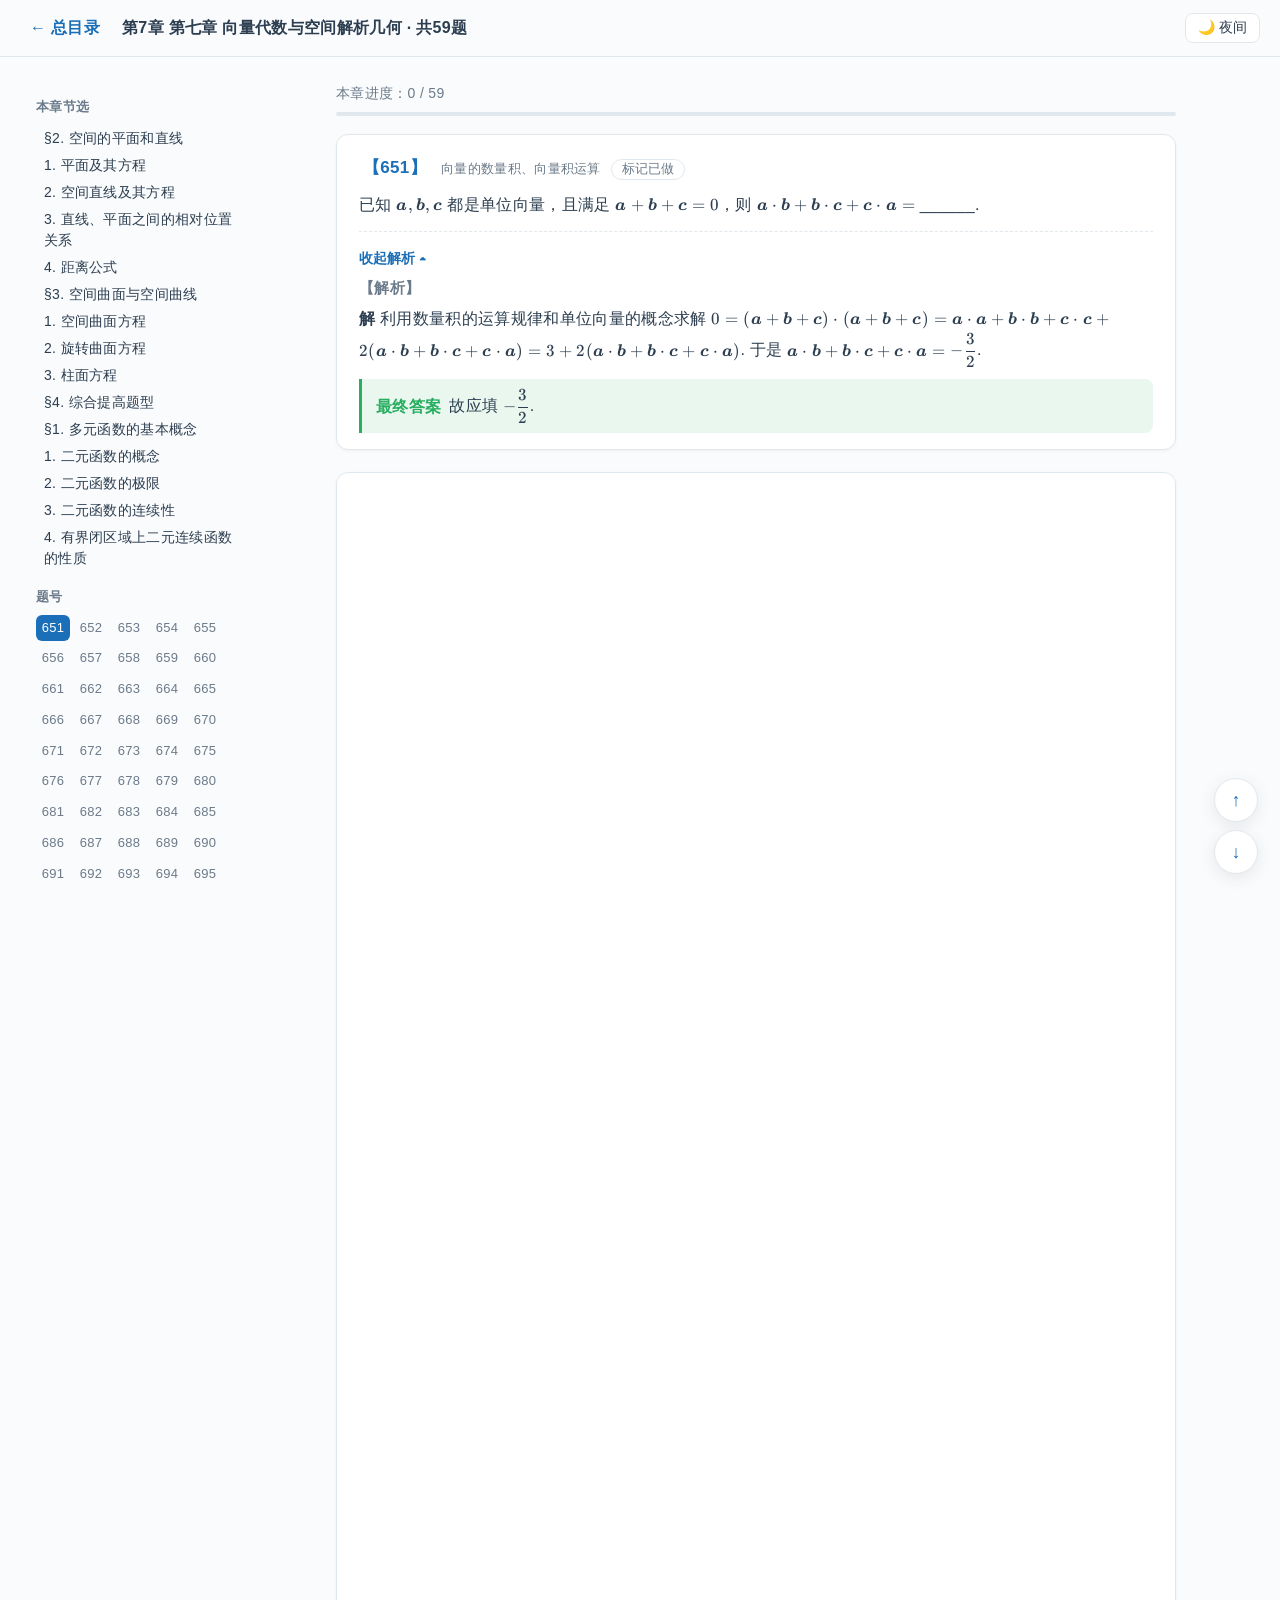
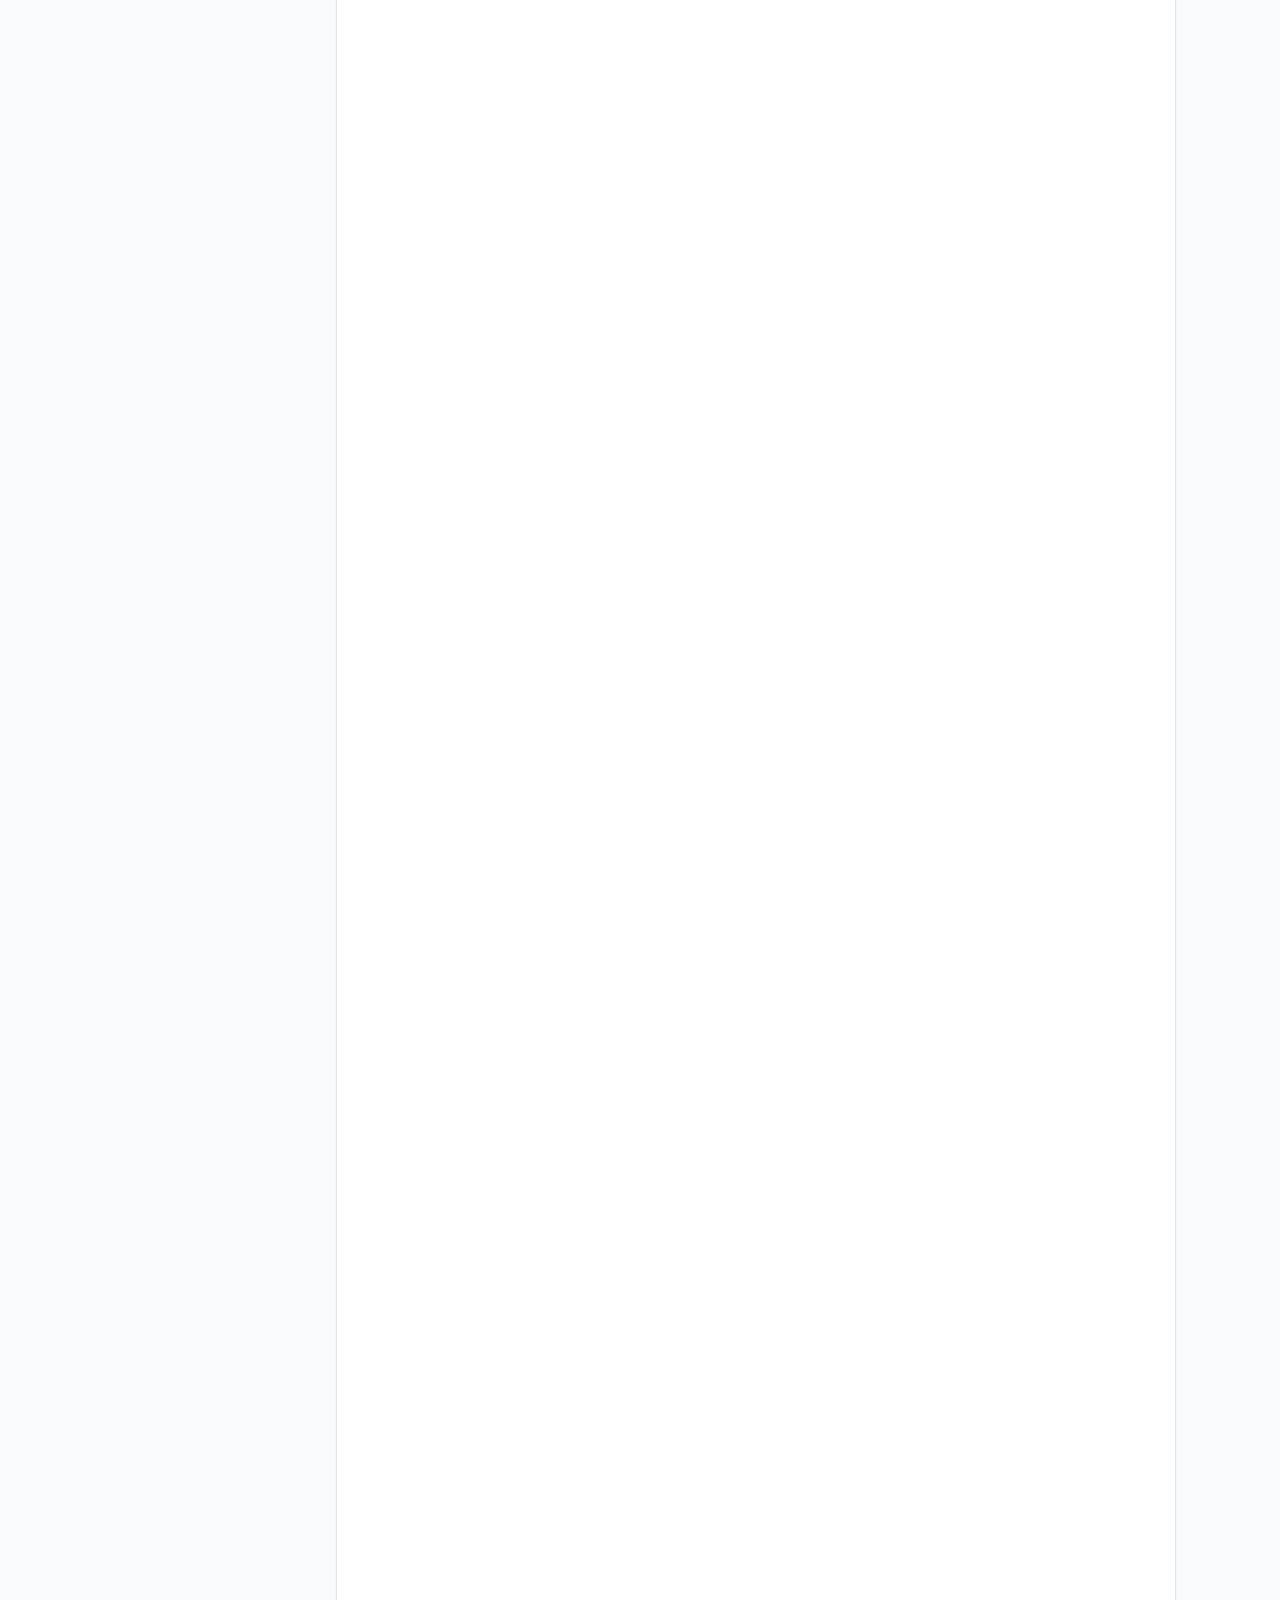
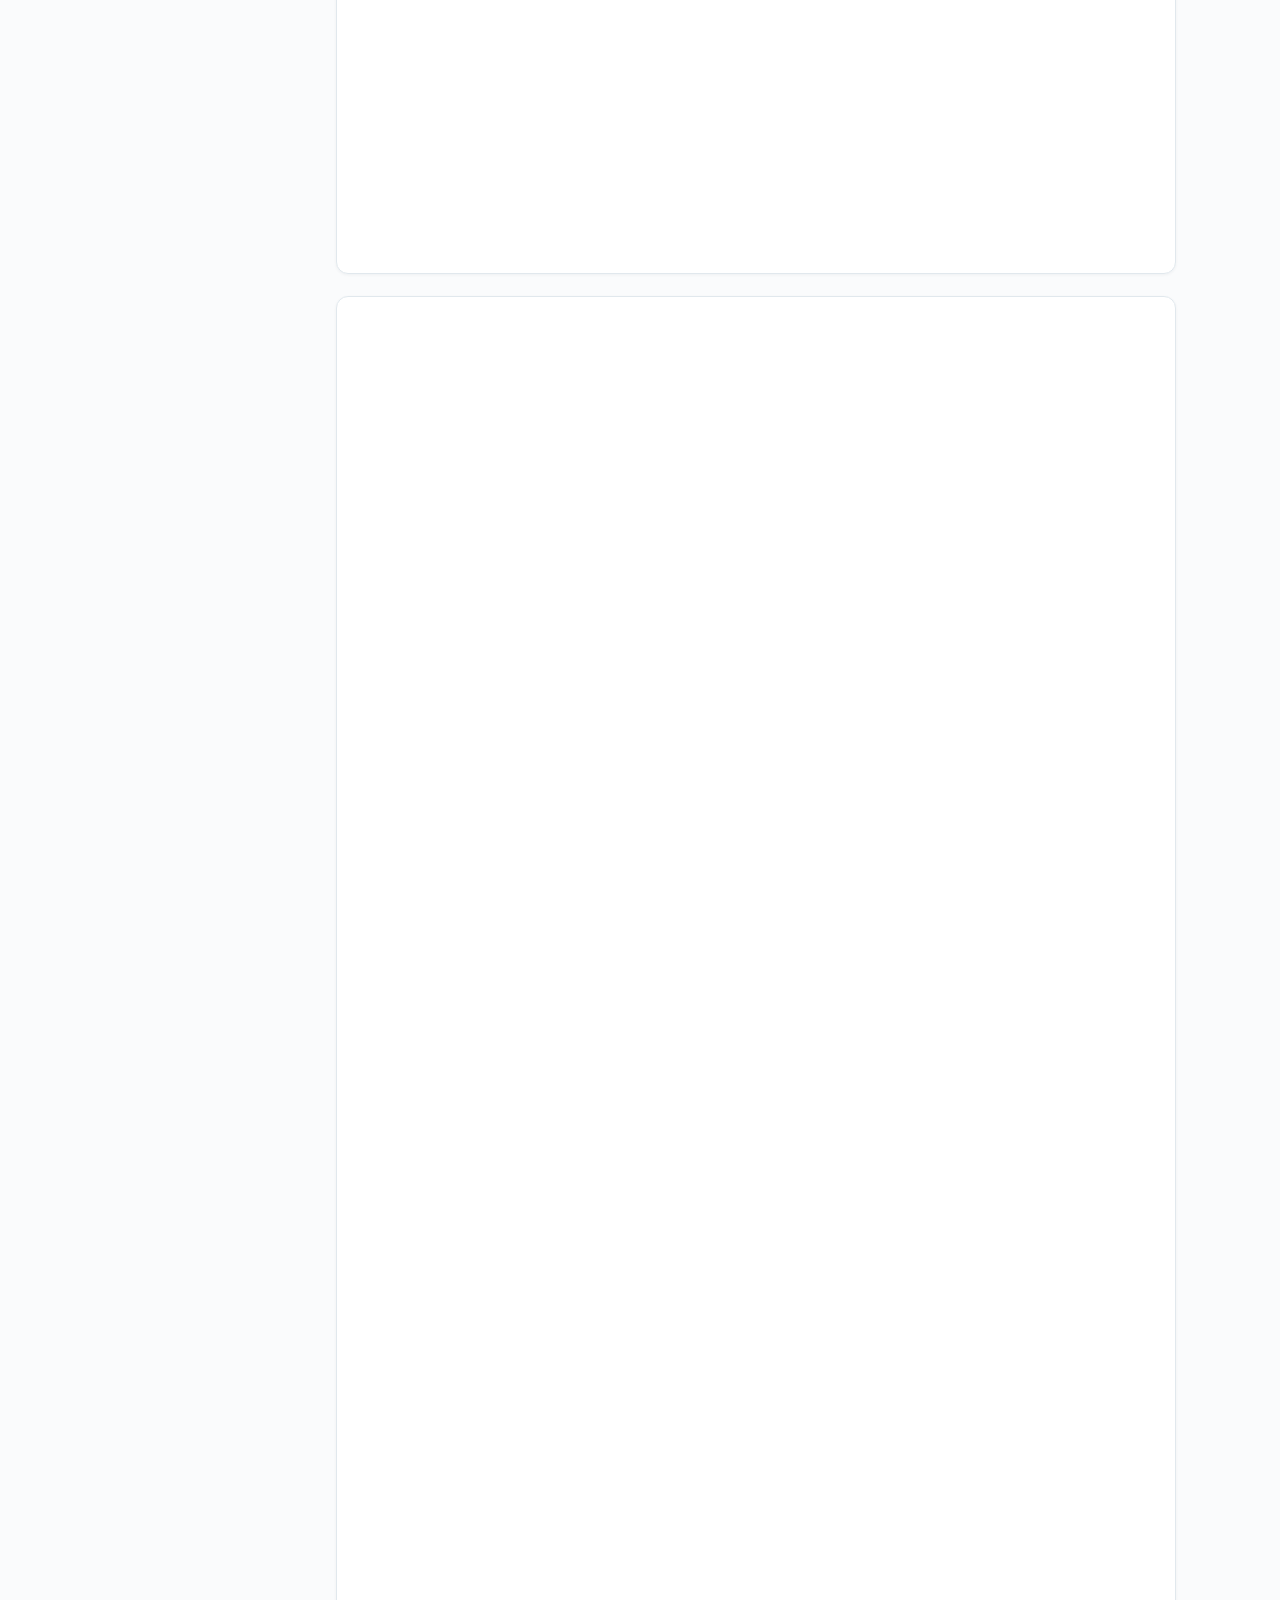
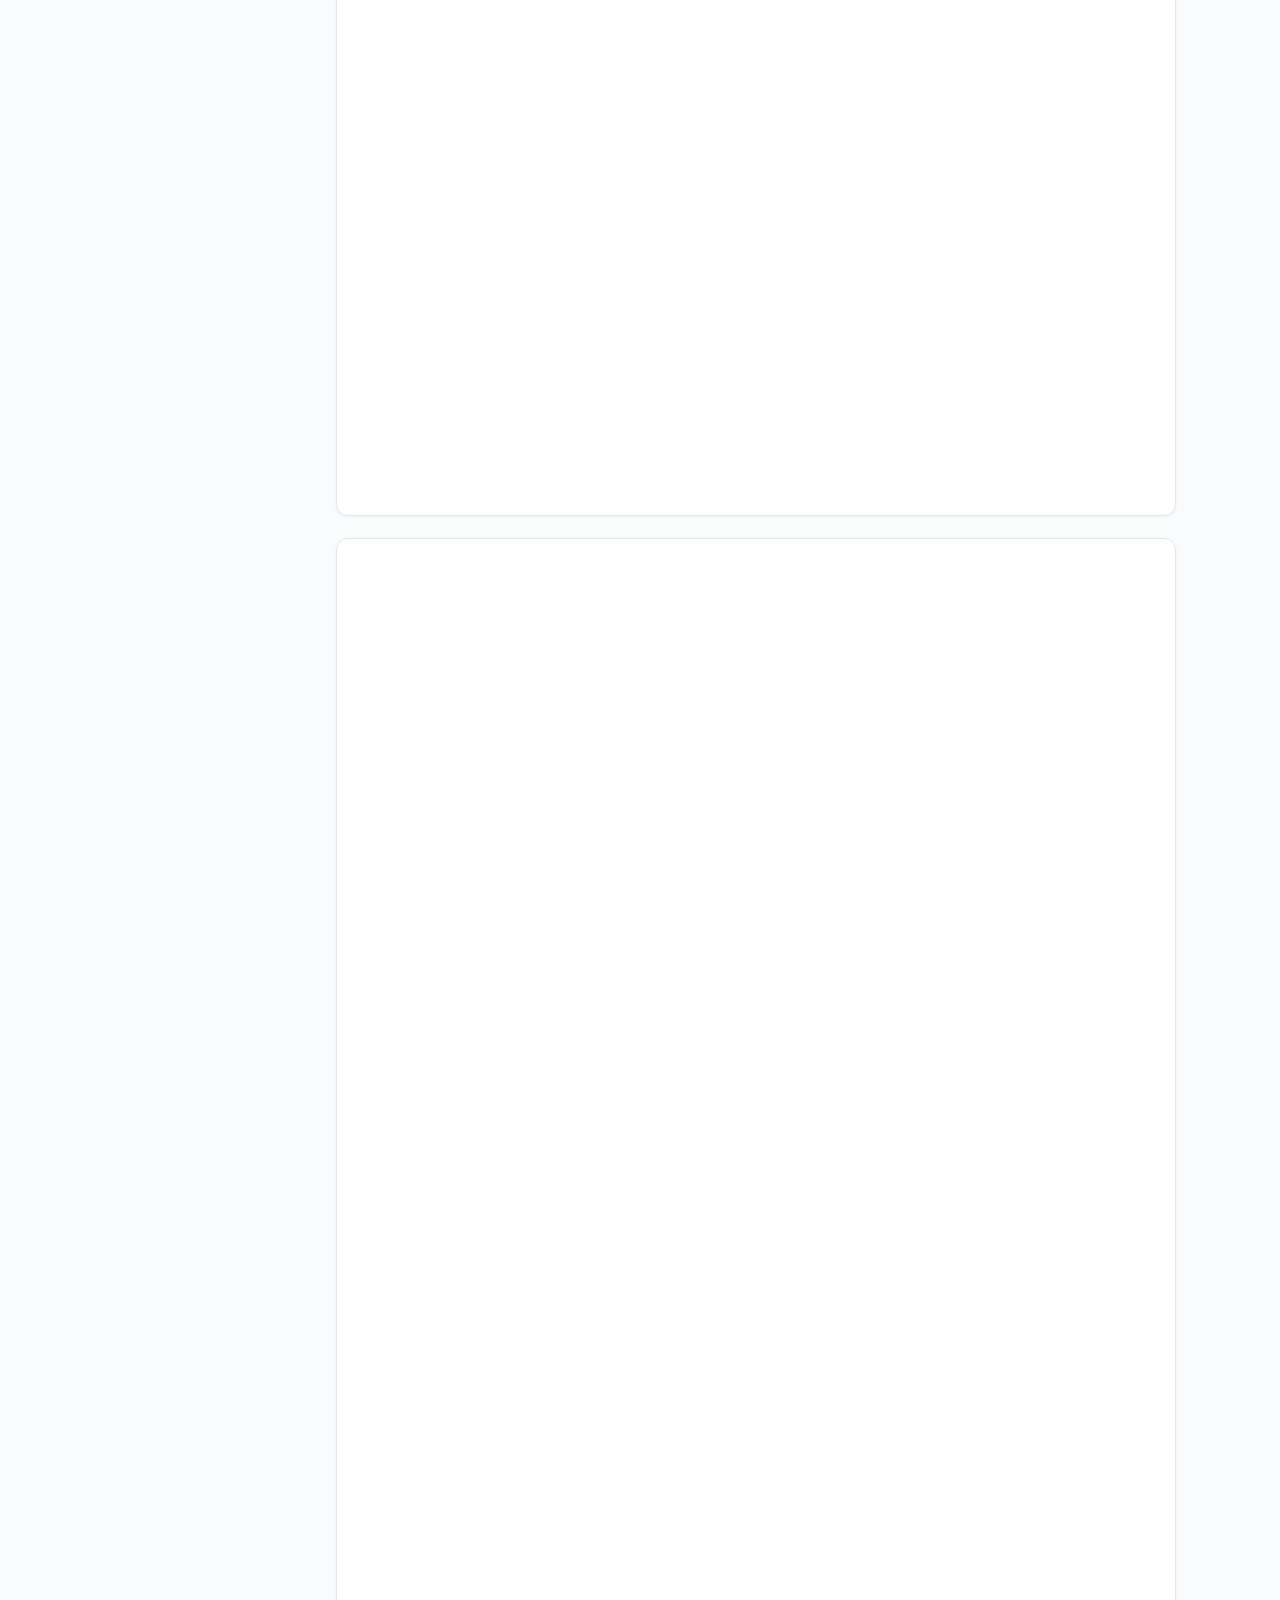
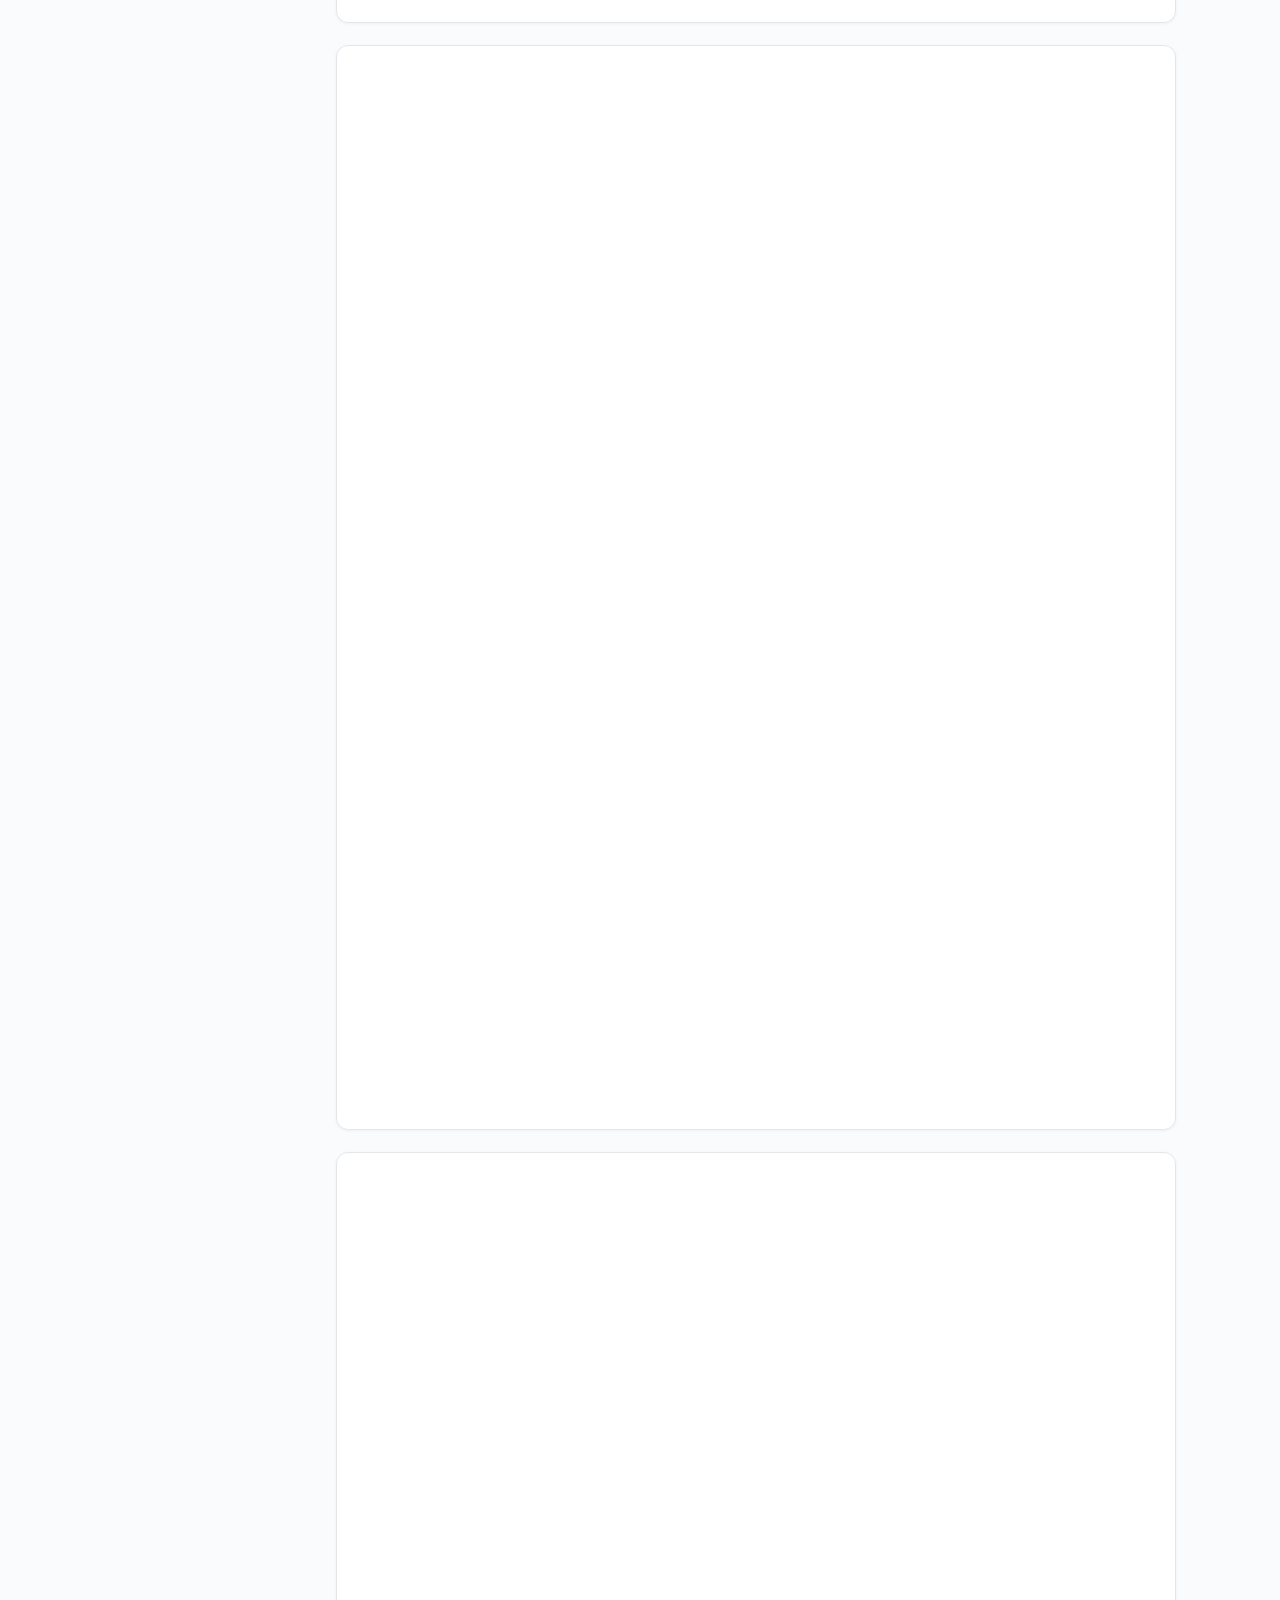
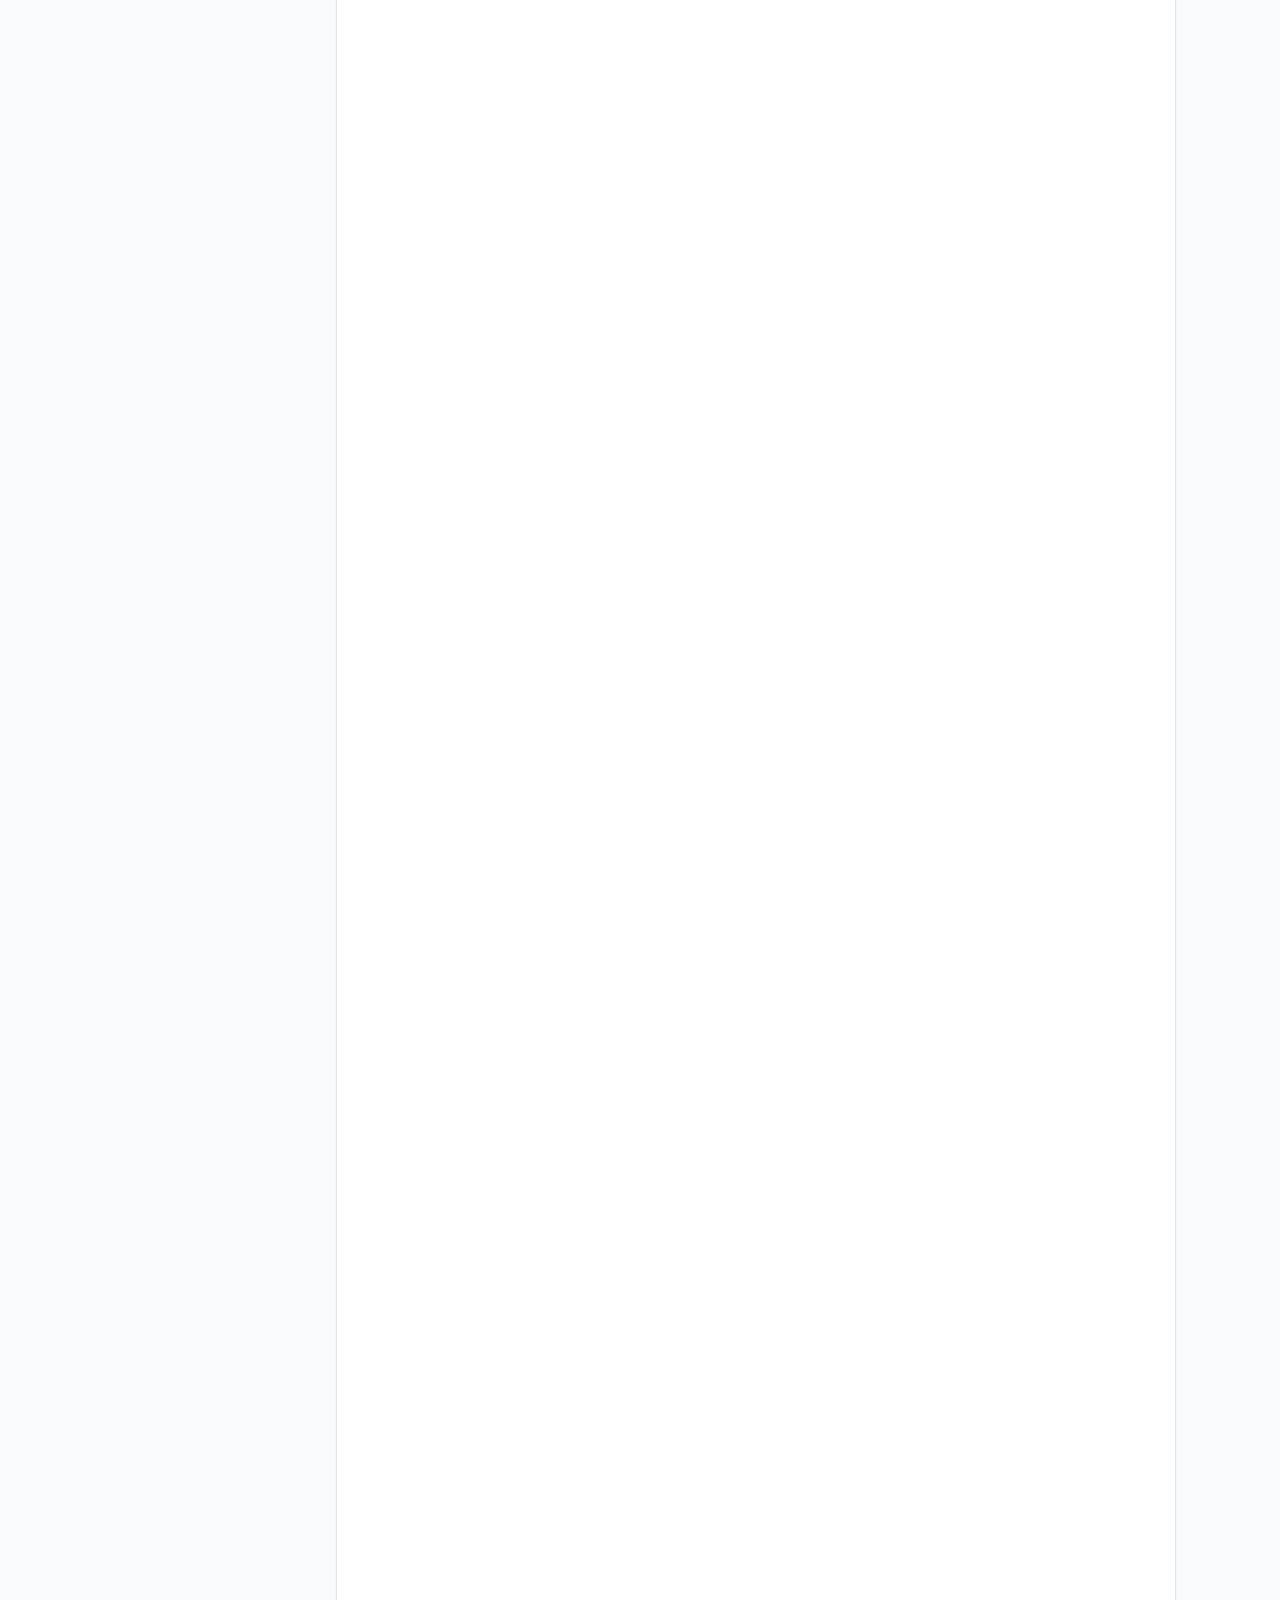
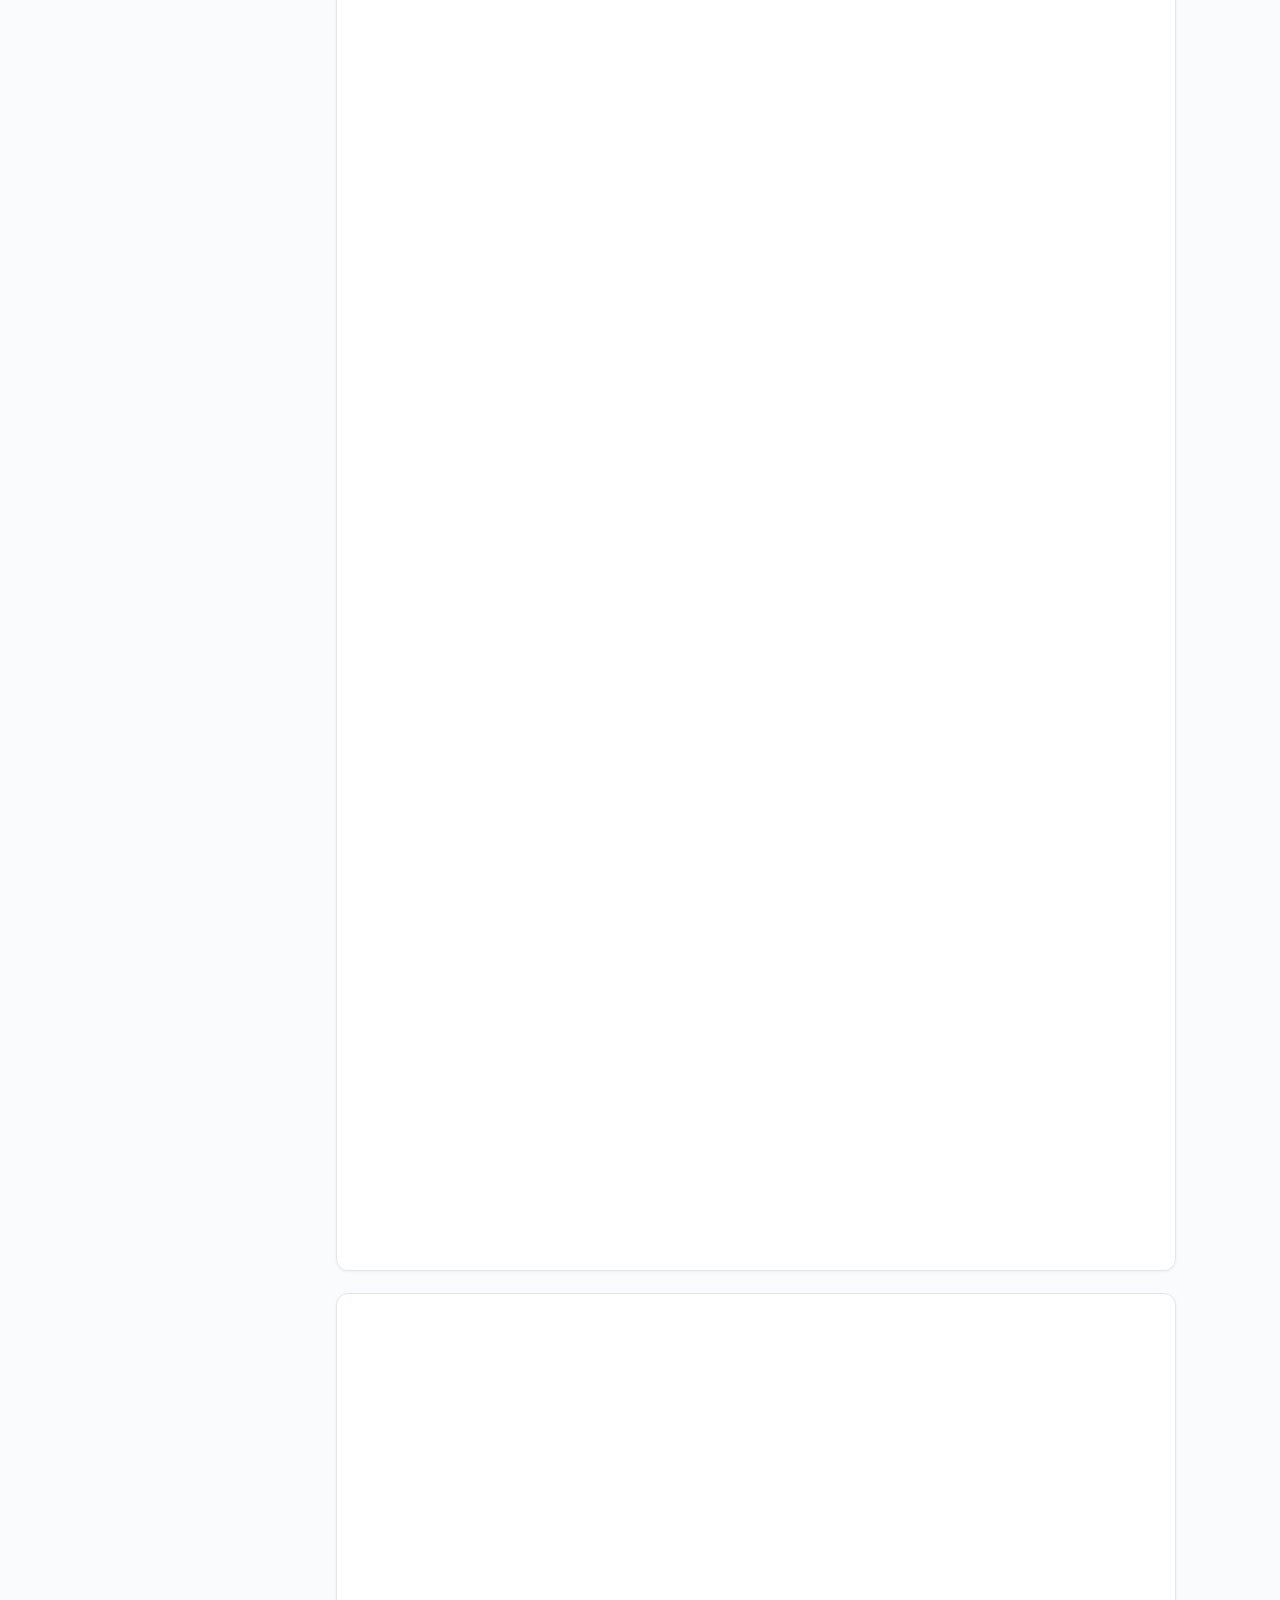
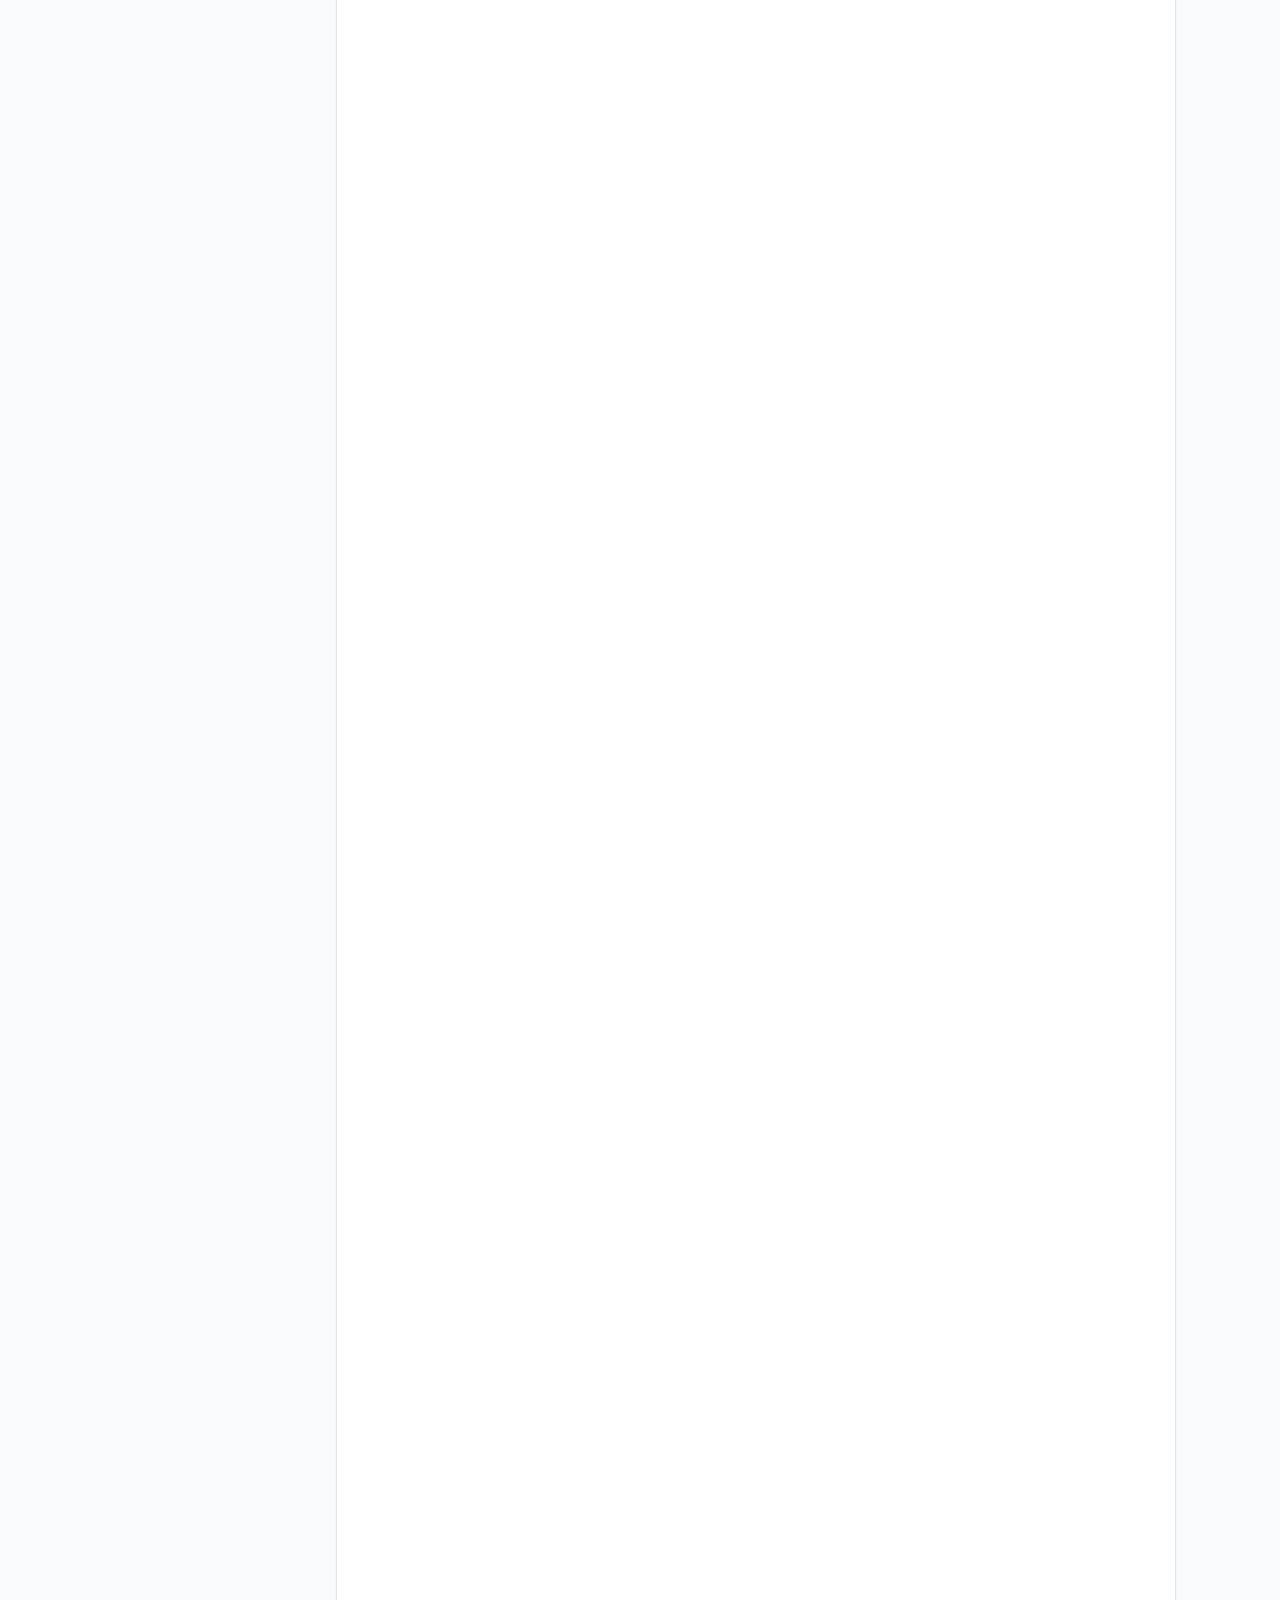
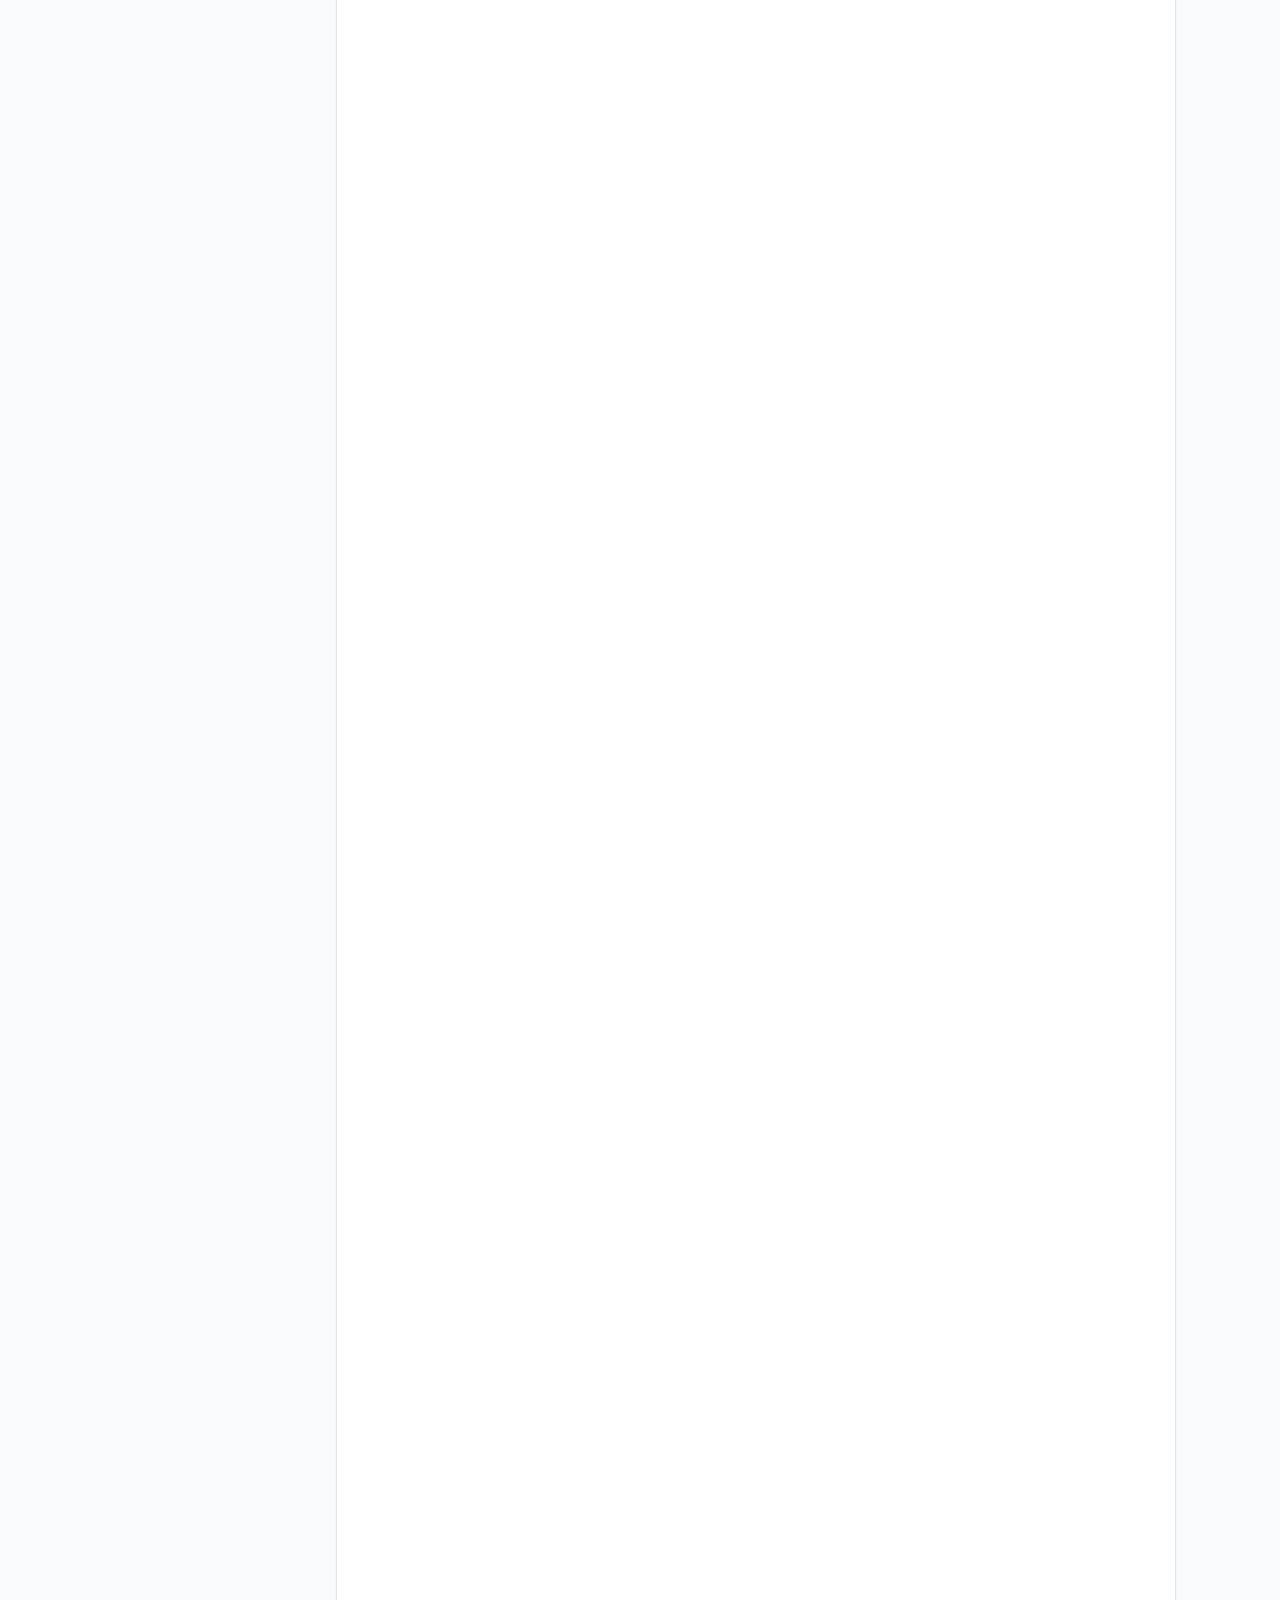
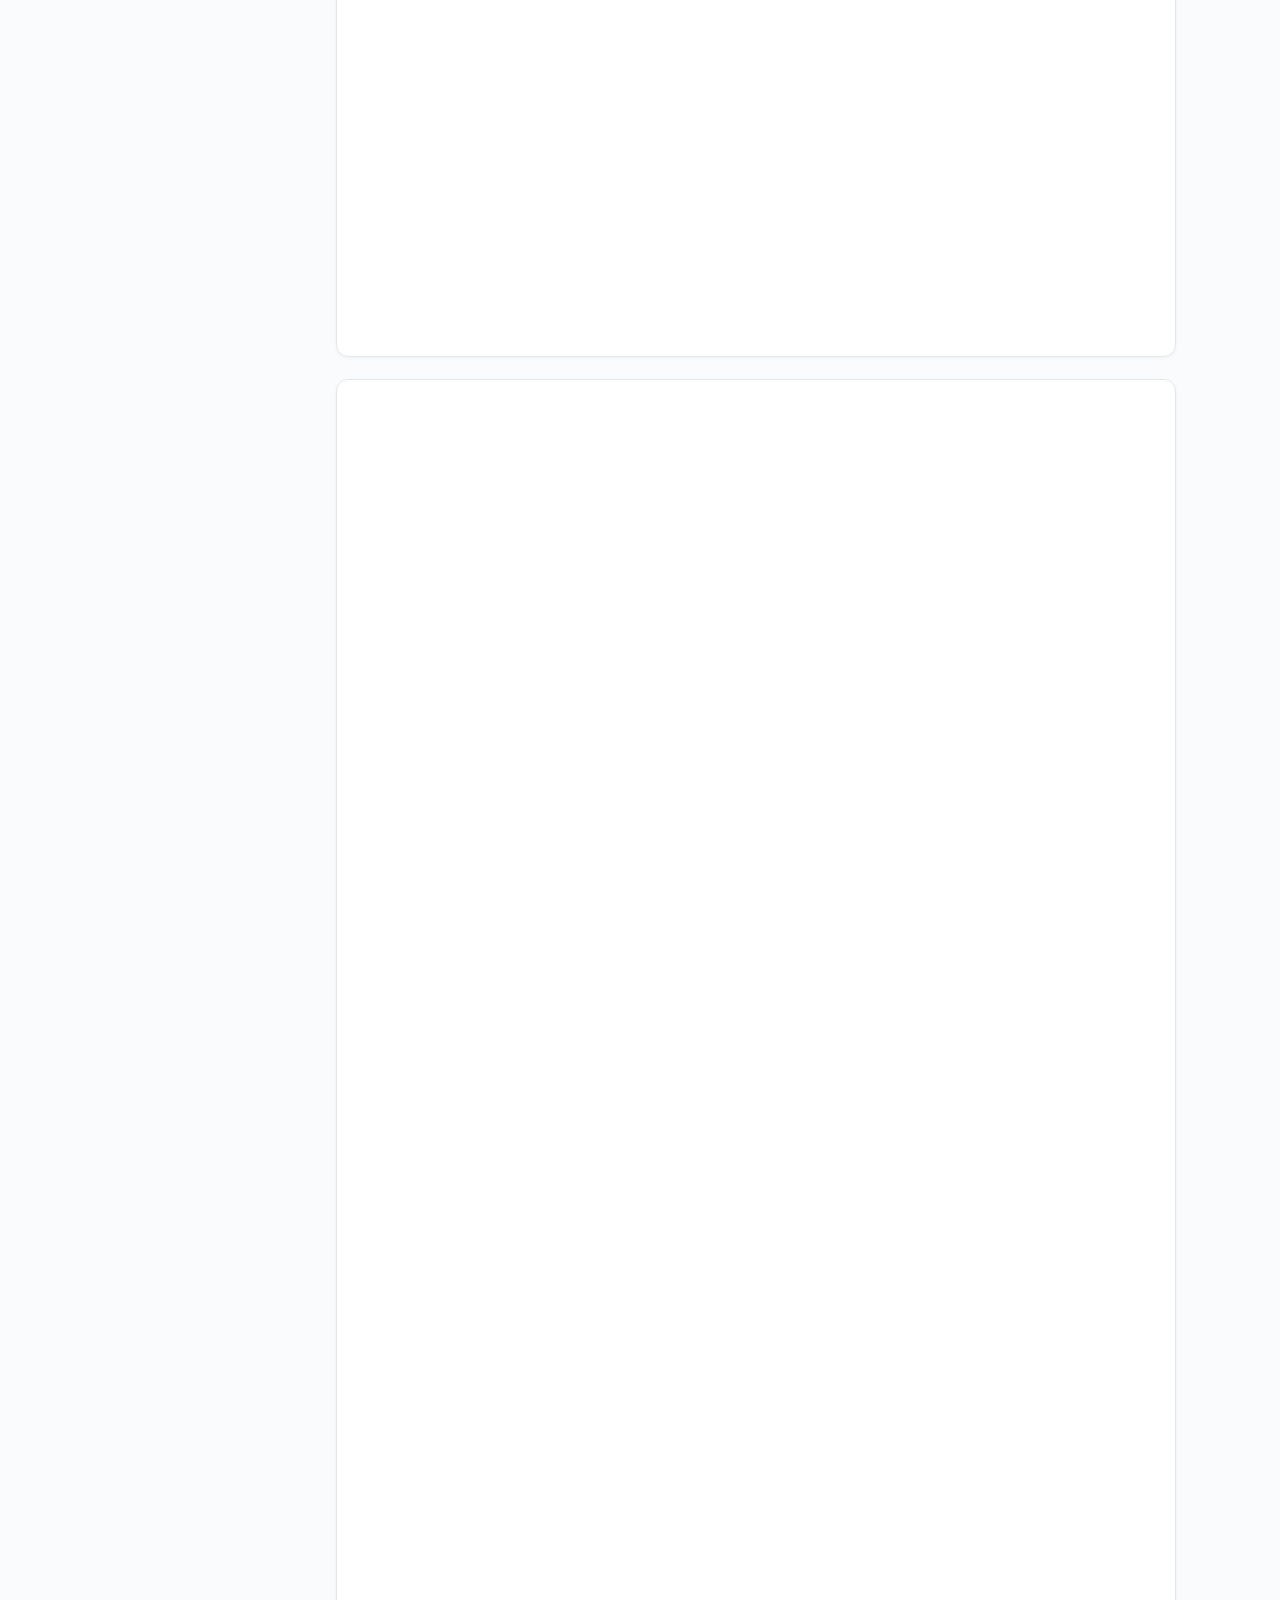
<file: chapters/chapter-07.html>
<!DOCTYPE html>
<html lang="zh-CN">
<head>
<meta charset="UTF-8">
<meta name="viewport" content="width=device-width, initial-scale=1.0">
<title>第7章 第七章 向量代数与空间解析几何 · 吉米多维奇高等数学刷题版</title>
<meta name="description" content="吉米多维奇高等数学习题精选精解第7章第七章 向量代数与空间解析几何题目与详解，共59题">
<link rel="stylesheet" href="../assets/katex/katex.min.css">
<link rel="stylesheet" href="../assets/style.css">
<script defer src="../assets/katex/katex.min.js"></script>
<script defer src="../assets/katex/auto-render.min.js"></script>
<script defer src="../assets/script.js"></script>
</head>
<body data-chapter="7" data-lazy="1">
<header class="topbar">
  <a class="back" href="../index.html">← 总目录</a>
  <button class="icon-btn sidebar-toggle" id="sidebar-toggle">☰ 目录</button>
  <span class="title">第7章 第七章 向量代数与空间解析几何 · 共59题</span>
  <button class="icon-btn" id="theme-btn">🌙 夜间</button>
</header>
<div class="sidebar-mask" id="sidebar-mask"></div>
<div class="layout">
<nav class="sidebar" id="sidebar">
<h3>本章节选</h3>
<a class="sec" href="#sec-s1">§2. 空间的平面和直线</a>
<a class="sec" href="#sec-s2">1. 平面及其方程</a>
<a class="sec" href="#sec-s3">2. 空间直线及其方程</a>
<a class="sec" href="#sec-s4">3. 直线、平面之间的相对位置关系</a>
<a class="sec" href="#sec-s5">4. 距离公式</a>
<a class="sec" href="#sec-s6">§3. 空间曲面与空间曲线</a>
<a class="sec" href="#sec-s7">1. 空间曲面方程</a>
<a class="sec" href="#sec-s8">2. 旋转曲面方程</a>
<a class="sec" href="#sec-s9">3. 柱面方程</a>
<a class="sec" href="#sec-s10">§4. 综合提高题型</a>
<a class="sec" href="#sec-s11">§1. 多元函数的基本概念</a>
<a class="sec" href="#sec-s12">1. 二元函数的概念</a>
<a class="sec" href="#sec-s13">2. 二元函数的极限</a>
<a class="sec" href="#sec-s14">3. 二元函数的连续性</a>
<a class="sec" href="#sec-s15">4. 有界闭区域上二元连续函数的性质</a>
<h3>题号</h3><div class="qindex">
<a href="#q651" id="qi651">651</a>
<a href="#q652" id="qi652">652</a>
<a href="#q653" id="qi653">653</a>
<a href="#q654" id="qi654">654</a>
<a href="#q655" id="qi655">655</a>
<a href="#q656" id="qi656">656</a>
<a href="#q657" id="qi657">657</a>
<a href="#q658" id="qi658">658</a>
<a href="#q659" id="qi659">659</a>
<a href="#q660" id="qi660">660</a>
<a href="#q661" id="qi661">661</a>
<a href="#q662" id="qi662">662</a>
<a href="#q663" id="qi663">663</a>
<a href="#q664" id="qi664">664</a>
<a href="#q665" id="qi665">665</a>
<a href="#q666" id="qi666">666</a>
<a href="#q667" id="qi667">667</a>
<a href="#q668" id="qi668">668</a>
<a href="#q669" id="qi669">669</a>
<a href="#q670" id="qi670">670</a>
<a href="#q671" id="qi671">671</a>
<a href="#q672" id="qi672">672</a>
<a href="#q673" id="qi673">673</a>
<a href="#q674" id="qi674">674</a>
<a href="#q675" id="qi675">675</a>
<a href="#q676" id="qi676">676</a>
<a href="#q677" id="qi677">677</a>
<a href="#q678" id="qi678">678</a>
<a href="#q679" id="qi679">679</a>
<a href="#q680" id="qi680">680</a>
<a href="#q681" id="qi681">681</a>
<a href="#q682" id="qi682">682</a>
<a href="#q683" id="qi683">683</a>
<a href="#q684" id="qi684">684</a>
<a href="#q685" id="qi685">685</a>
<a href="#q686" id="qi686">686</a>
<a href="#q687" id="qi687">687</a>
<a href="#q688" id="qi688">688</a>
<a href="#q689" id="qi689">689</a>
<a href="#q690" id="qi690">690</a>
<a href="#q691" id="qi691">691</a>
<a href="#q692" id="qi692">692</a>
<a href="#q693" id="qi693">693</a>
<a href="#q694" id="qi694">694</a>
<a href="#q695" id="qi695">695</a>
<a href="#q696" id="qi696">696</a>
<a href="#q697" id="qi697">697</a>
<a href="#q698" id="qi698">698</a>
<a href="#q699" id="qi699">699</a>
<a href="#q700" id="qi700">700</a>
<a href="#q701" id="qi701">701</a>
<a href="#q702" id="qi702">702</a>
<a href="#q703" id="qi703">703</a>
<a href="#q704" id="qi704">704</a>
<a href="#q705" id="qi705">705</a>
<a href="#q706" id="qi706">706</a>
<a href="#q707" id="qi707">707</a>
<a href="#q708" id="qi708">708</a>
<a href="#q709" id="qi709">709</a>
</div></nav>
<main class="main">
<div class="ch-progress-wrap" style="margin-bottom:18px;color:var(--text-soft);font-size:14px;">
  本章进度：<span id="ch-progress-text">0 / 59</span>
  <div class="progress-bar" id="ch-progress" data-ch-count="59" style="margin:6px 0 0;"><i></i></div>
</div>
<article class="problem" id="q651">
<div class="q-head">
<span class="q-no" data-n="651">【651】</span>
<span class="q-group">向量的数量积、向量积运算</span>
<button class="done-btn" type="button">标记已做</button>
</div>
<div class="q-stem">已知 $\boldsymbol{a},\boldsymbol{b},\boldsymbol{c}$ 都是单位向量，且满足 $\boldsymbol{a}+\boldsymbol{b}+\boldsymbol{c}=0$，则 $\boldsymbol{a}\cdot\boldsymbol{b}+\boldsymbol{b}\cdot\boldsymbol{c}+\boldsymbol{c}\cdot\boldsymbol{a}=$ ______.</div>

<hr class="div">
<button class="solution-toggle" type="button">收起解析 ▴</button>
<div class="solution">
<div class="sol-label">【解析】</div>
<div class="sol-body"><strong>解</strong> 利用数量积的运算规律和单位向量的概念求解 $0=(\boldsymbol{a}+\boldsymbol{b}+\boldsymbol{c})\cdot(\boldsymbol{a}+\boldsymbol{b}+\boldsymbol{c})=\boldsymbol{a}\cdot\boldsymbol{a}+\boldsymbol{b}\cdot\boldsymbol{b}+\boldsymbol{c}\cdot\boldsymbol{c}+2(\boldsymbol{a}\cdot\boldsymbol{b}+\boldsymbol{b}\cdot\boldsymbol{c}+\boldsymbol{c}\cdot\boldsymbol{a})=3+2(\boldsymbol{a}\cdot\boldsymbol{b}+\boldsymbol{b}\cdot\boldsymbol{c}+\boldsymbol{c}\cdot\boldsymbol{a})$. 于是 $\boldsymbol{a}\cdot\boldsymbol{b}+\boldsymbol{b}\cdot\boldsymbol{c}+\boldsymbol{c}\cdot\boldsymbol{a}=-\dfrac{3}{2}$.</div>
<div class="answer-line"><span class="ans-label">最终答案</span><span class="ans-body">故应填 $-\dfrac{3}{2}$.</span></div>
</div>
</article>
<article class="problem" id="q652">
<div class="q-head">
<span class="q-no" data-n="652">【652】</span>
<span class="q-group">向量的数量积、向量积运算</span>
<button class="done-btn" type="button">标记已做</button>
</div>
<div class="q-stem">已知 $|\boldsymbol{a}|=\sqrt{13}$，$|\boldsymbol{b}|=\sqrt{5}$，$|\boldsymbol{c}|=\sqrt{10}$ 及 $\boldsymbol{a}+\boldsymbol{b}+\boldsymbol{c}=3\boldsymbol{i}+\boldsymbol{j}-2\boldsymbol{k}$，则 $\boldsymbol{a}\cdot\boldsymbol{b}+\boldsymbol{b}\cdot\boldsymbol{c}+\boldsymbol{c}\cdot\boldsymbol{a}=$ ______.</div>

<hr class="div">
<button class="solution-toggle" type="button">收起解析 ▴</button>
<div class="solution">
<div class="sol-label">【解析】</div>
<div class="sol-body"><strong>解</strong> 由 $\boldsymbol{a}+\boldsymbol{b}+\boldsymbol{c}=\{3,1,-2\}$ 知 $|\boldsymbol{a}+\boldsymbol{b}+\boldsymbol{c}|^2=(\boldsymbol{a}+\boldsymbol{b}+\boldsymbol{c})^2=14$，另一方面 $(\boldsymbol{a}+\boldsymbol{b}+\boldsymbol{c})^2=(\boldsymbol{a}+\boldsymbol{b}+\boldsymbol{c})\cdot(\boldsymbol{a}+\boldsymbol{b}+\boldsymbol{c})=|\boldsymbol{a}|^2+|\boldsymbol{b}|^2+|\boldsymbol{c}|^2+2(\boldsymbol{a}\cdot\boldsymbol{b}+\boldsymbol{b}\cdot\boldsymbol{a}+\boldsymbol{c}\cdot\boldsymbol{a})=28+2(\boldsymbol{a}\cdot\boldsymbol{b}+\boldsymbol{b}\cdot\boldsymbol{a}+\boldsymbol{c}\cdot\boldsymbol{a})$，所以 $\boldsymbol{a}\cdot\boldsymbol{b}+\boldsymbol{b}\cdot\boldsymbol{c}+\boldsymbol{c}\cdot\boldsymbol{a}=\dfrac{1}{2}(14-28)=-7$.</div>
<div class="answer-line"><span class="ans-label">最终答案</span><span class="ans-body">故应填 $-7$.</span></div>
</div>
</article>
<article class="problem" id="q653">
<div class="q-head">
<span class="q-no" data-n="653">【653】</span>
<span class="q-group">向量的数量积、向量积运算</span>
<button class="done-btn" type="button">标记已做</button>
</div>
<div class="q-stem">已知向量 $\boldsymbol{a}=a_x\boldsymbol{i}+3\boldsymbol{j}+4\boldsymbol{k}$，$\boldsymbol{b}=4\boldsymbol{i}+a_x\boldsymbol{j}-7\boldsymbol{k}$，则当 $a_x=$ ______ 时，$\boldsymbol{a}$ 垂直于 $\boldsymbol{b}$.</div>

<hr class="div">
<button class="solution-toggle" type="button">收起解析 ▴</button>
<div class="solution">
<div class="sol-label">【解析】</div>
<div class="sol-body"><strong>解</strong> $\boldsymbol{a}\perp\boldsymbol{b}\Leftrightarrow\boldsymbol{a}\cdot\boldsymbol{b}=0\Leftrightarrow 4a_x+3a_x-28=0$. 所以 $a_x=4$.</div>
<div class="answer-line"><span class="ans-label">最终答案</span><span class="ans-body">故应填 $4$.</span></div>
</div>
</article>
<article class="problem" id="q654">
<div class="q-head">
<span class="q-no" data-n="654">【654】</span>
<span class="q-group">向量的数量积、向量积运算</span>
<button class="done-btn" type="button">标记已做</button>
</div>
<div class="q-stem">设向量 $\boldsymbol{x}$ 与向量 $\boldsymbol{a}=2\boldsymbol{i}-\boldsymbol{j}+3\boldsymbol{k}$ 平行，且满足方程 $\boldsymbol{a}\cdot\boldsymbol{x}=7$，则向量 $\boldsymbol{x}=$ ______.</div>

<hr class="div">
<button class="solution-toggle" type="button">收起解析 ▴</button>
<div class="solution">
<div class="sol-label">【解析】</div>
<div class="sol-body"><strong>解</strong> 设 $\boldsymbol{x}=\{x_1,x_2,x_3\}$，由 $\boldsymbol{x}\parallel\boldsymbol{a}$ 得 $\dfrac{x_1}{2}=\dfrac{x_2}{-1}=\dfrac{x_3}{3}$，由 $\boldsymbol{a}\cdot\boldsymbol{x}=7$，得 $2x_1-x_2+3x_3=7$，解得 $x_1=1,\ x_2=-\dfrac{1}{2},\ x_3=\dfrac{3}{2}$. 所以 $\boldsymbol{x}=\boldsymbol{i}-\dfrac{1}{2}\boldsymbol{j}+\dfrac{3}{2}\boldsymbol{k}$.</div>
<div class="answer-line"><span class="ans-label">最终答案</span><span class="ans-body">故应填 $\boldsymbol{i}-\dfrac{1}{2}\boldsymbol{j}+\dfrac{3}{2}\boldsymbol{k}$.</span></div>
</div>
</article>
<article class="problem" id="q655">
<div class="q-head">
<span class="q-no" data-n="655">【655】</span>
<span class="q-group">向量的数量积、向量积运算</span>
<button class="done-btn" type="button">标记已做</button>
</div>
<div class="q-stem">下列等式正确的是 ______. (A)$|\boldsymbol{a}|\boldsymbol{a}=\boldsymbol{a}^2$ (B)$\boldsymbol{a}\cdot(\boldsymbol{b}\cdot\boldsymbol{b})=-\boldsymbol{a}\boldsymbol{b}^2$ (C)$\boldsymbol{a}\cdot\boldsymbol{b}=\boldsymbol{b}\cdot\boldsymbol{a}$ (D)$\boldsymbol{a}\times\boldsymbol{b}=\boldsymbol{b}\times\boldsymbol{a}$</div>

<hr class="div">
<button class="solution-toggle" type="button">收起解析 ▴</button>
<div class="solution">
<div class="sol-label">【解析】</div>
<div class="sol-body"><strong>解</strong> 选项(A)错误：因 $\boldsymbol{a}^2=\boldsymbol{a}\cdot\boldsymbol{a}=|\boldsymbol{a}|^2$；选项(B)错误：因 $\boldsymbol{a}\cdot(\boldsymbol{b}\cdot\boldsymbol{b})$ 无意义；选项(D)错误：因 $\boldsymbol{a}\times\boldsymbol{b}=-\boldsymbol{b}\times\boldsymbol{a}$；选项(C)正确：因 $\boldsymbol{a}\cdot\boldsymbol{b}=|\boldsymbol{a}|\cdot|\boldsymbol{b}|\cdot\cos\left(\widehat{\boldsymbol{a},\boldsymbol{b}}\right)=\boldsymbol{b}\cdot\boldsymbol{a}$.</div>
<div class="answer-line"><span class="ans-label">最终答案</span><span class="ans-body">故应选(C).</span></div>
</div>
</article>
<article class="problem" id="q656">
<div class="q-head">
<span class="q-no" data-n="656">【656】</span>
<span class="q-group">向量的数量积、向量积运算</span>
<button class="done-btn" type="button">标记已做</button>
</div>
<div class="q-stem">设向量 $\boldsymbol{a}=\{1,-1,1\}$，$\boldsymbol{b}=\{3,-4,5\}$，$\boldsymbol{x}=\boldsymbol{a}+\lambda\boldsymbol{b}$，$\lambda$ 为实数，试证：使模 $|\boldsymbol{x}|$ 最小的向量 $\boldsymbol{x}$ 垂直于向量 $\boldsymbol{b}$.</div>

<hr class="div">
<button class="solution-toggle" type="button">收起解析 ▴</button>
<div class="solution">
<div class="sol-label">【解析】</div>
<div class="sol-body"><strong>解</strong> $|\boldsymbol{x}|^2=(\boldsymbol{a}+\lambda\boldsymbol{b})\cdot(\boldsymbol{a}+\lambda\boldsymbol{b})=|\boldsymbol{a}|^2+\lambda^2|\boldsymbol{b}|^2+2\lambda\boldsymbol{a}\cdot\boldsymbol{b}=3+24\lambda+50\lambda^2$. $\lambda=-\dfrac{6}{25}$ 时，$|\boldsymbol{x}|$ 最小. 此时，$\boldsymbol{x}_0=\boldsymbol{a}-\dfrac{6}{25}\boldsymbol{b}=\left\{\dfrac{7}{25},-\dfrac{1}{25},-\dfrac{5}{25}\right\}$. 因为 $\boldsymbol{x}_0\cdot\boldsymbol{b}=\dfrac{7}{25}\cdot 3+\dfrac{1}{25}\cdot 4-\dfrac{5}{25}\cdot 5=0$，所以 $\boldsymbol{x}_0\perp\boldsymbol{b}$.</div>
<div class="answer-line"><span class="ans-label">最终答案</span><span class="ans-body">同解末（使模 $|\boldsymbol{x}|$ 最小的向量 $\boldsymbol{x}_0$ 垂直于向量 $\boldsymbol{b}$）.</span></div>
</div>
</article>
<article class="problem" id="q657">
<div class="q-head">
<span class="q-no" data-n="657">【657】</span>
<span class="q-group">向量的数量积、向量积运算</span>
<button class="done-btn" type="button">标记已做</button>
</div>
<div class="q-stem">设 $\boldsymbol{a},\boldsymbol{b},\boldsymbol{c}$ 均为非零向量，其中任意两个向量不共线，但 $\boldsymbol{a}+\boldsymbol{b}$ 与 $\boldsymbol{c}$ 共线，$\boldsymbol{b}+\boldsymbol{c}$ 与 $\boldsymbol{a}$ 共线，试证：$\boldsymbol{a}+\boldsymbol{b}+\boldsymbol{c}=\boldsymbol{0}$.</div>

<hr class="div">
<button class="solution-toggle" type="button">收起解析 ▴</button>
<div class="solution">
<div class="sol-label">【解析】</div>
<div class="sol-body"><strong>证</strong> 因为 $\boldsymbol{a}+\boldsymbol{b}$ 与 $\boldsymbol{c}$ 共线，$\boldsymbol{b}+\boldsymbol{c}$ 与 $\boldsymbol{a}$ 共线，所以 $\boldsymbol{a}+\boldsymbol{b}=\lambda\boldsymbol{c}$，$\boldsymbol{b}+\boldsymbol{c}=\mu\boldsymbol{a}$，两式相减得 $\boldsymbol{a}-\boldsymbol{c}=\lambda\boldsymbol{c}-\mu\boldsymbol{a}$ 即 $(1+\mu)\boldsymbol{a}=(1+\lambda)\boldsymbol{c}$. 因为 $\boldsymbol{a},\boldsymbol{c}$ 均为非零向量，且不共线，所以只有 $\mu=-1,\lambda=-1$. 代入即得 $\boldsymbol{a}+\boldsymbol{b}+\boldsymbol{c}=\boldsymbol{0}$.</div>
<div class="answer-line"><span class="ans-label">最终答案</span><span class="ans-body">同解末（证得 $\boldsymbol{a}+\boldsymbol{b}+\boldsymbol{c}=\boldsymbol{0}$）.</span></div>
</div>
</article>
<article class="problem" id="q658">
<div class="q-head">
<span class="q-no" data-n="658">【658】</span>
<span class="q-group">向量的数量积、向量积运算</span>
<button class="done-btn" type="button">标记已做</button>
</div>
<div class="q-stem">设有一力 $\boldsymbol{F}=\boldsymbol{i}-2\boldsymbol{j}+2\boldsymbol{k}$，求 $\boldsymbol{F}$ 在 $\boldsymbol{a}=\boldsymbol{i}+\boldsymbol{j}+\boldsymbol{k}$ 方向上的分力.</div>
<div class="figure-note">图658：从原点 O 出发两条射线，向量 a 沿水平方向向右，向量 F 指向右上方，两向量之间标注夹角 θ.</div>
<hr class="div">
<button class="solution-toggle" type="button">收起解析 ▴</button>
<div class="solution">
<div class="sol-label">【解析】</div>
<div class="sol-body"><strong>分析</strong> 容易误认为 $\boldsymbol{F}$ 在 $\boldsymbol{a}$ 方向的分力为 $\boldsymbol{F}\cos\left(\widehat{\boldsymbol{F},\boldsymbol{a}}\right)$，其实这并不是 $\boldsymbol{F}$ 在 $\boldsymbol{a}$ 方向的分力，因为 $|\boldsymbol{F}|\cos\theta$ 的方向平行 $\boldsymbol{F}$ 的方向，不在 $\boldsymbol{a}$ 的方向上. <strong>解</strong> $P_{r_j\boldsymbol{a}}\boldsymbol{F}=\dfrac{\boldsymbol{F}\cdot\boldsymbol{a}}{|\boldsymbol{a}|}=\dfrac{1-2+2}{\sqrt{3}}=\dfrac{1}{\sqrt{3}}$. 设 $\boldsymbol{a}^0$ 为 $\boldsymbol{a}$ 方向上的单位向量 $\boldsymbol{a}^0=\dfrac{\boldsymbol{a}}{|\boldsymbol{a}|}=\dfrac{1}{\sqrt{3}}(\boldsymbol{i}+\boldsymbol{j}+\boldsymbol{k})$，则 $\boldsymbol{F}$ 在 $\boldsymbol{a}$ 方向的分力为 $(P_{r_j\boldsymbol{a}}\boldsymbol{F})\boldsymbol{a}^0=\dfrac{1}{\sqrt{3}}\dfrac{\boldsymbol{i}+\boldsymbol{j}+\boldsymbol{k}}{\sqrt{3}}=\dfrac{1}{3}(\boldsymbol{i}+\boldsymbol{j}+\boldsymbol{k})$.</div>
<div class="answer-line"><span class="ans-label">最终答案</span><span class="ans-body">同解末（$\boldsymbol{F}$ 在 $\boldsymbol{a}$ 方向的分力为 $\dfrac{1}{3}(\boldsymbol{i}+\boldsymbol{j}+\boldsymbol{k})$）.</span></div>
</div>
</article>
<article class="problem" id="q659">
<div class="q-head">
<span class="q-no" data-n="659">【659】</span>
<span class="q-group">向量的数量积、向量积运算</span>
<button class="done-btn" type="button">标记已做</button>
</div>
<div class="q-stem">设 $\boldsymbol{a}=\boldsymbol{i}+\boldsymbol{j}$，$\boldsymbol{b}=\boldsymbol{j}+\boldsymbol{k}$，且三向量 $\boldsymbol{a},\boldsymbol{b}$ 和 $\boldsymbol{c}$ 长度相等，两两的夹角相等，求 $\boldsymbol{c}$.</div>

<hr class="div">
<button class="solution-toggle" type="button">收起解析 ▴</button>
<div class="solution">
<div class="sol-label">【解析】</div>
<div class="sol-body"><strong>分析</strong> 向量 $\boldsymbol{c}$ 的模容易计算，但其方向却难以确定；因此，我们改用计算坐标的办法来确定向量 $\boldsymbol{c}$. <strong>解</strong> 设 $\boldsymbol{c}=\{x,y,z\}$，由题意有 $x^2+y^2+z^2=2$，① $\dfrac{x+y}{\sqrt{2}\sqrt{x^2+y^2+z^2}}=\dfrac{1}{2}$，② $\dfrac{y+z}{\sqrt{2}\sqrt{x^2+y^2+z^2}}=\dfrac{1}{2}$. ③ 将①式代入②、③式得 $\begin{cases}x+y=1\\y+z=1\end{cases}$，再与①式联立解得 $\begin{cases}x=1\\y=0\\z=1\end{cases}$ 和 $\begin{cases}x=-\dfrac{1}{3}\\y=\dfrac{4}{3}\\z=-\dfrac{1}{3}\end{cases}$. 于是 $\boldsymbol{c}=\{1,0,1\}$ 或 $\left\{-\dfrac{1}{3},\dfrac{4}{3},-\dfrac{1}{3}\right\}$.</div>
<div class="answer-line"><span class="ans-label">最终答案</span><span class="ans-body">$\boldsymbol{c}=\{1,0,1\}$ 或 $\left\{-\dfrac{1}{3},\dfrac{4}{3},-\dfrac{1}{3}\right\}$.</span></div>
</div>
</article>
<article class="problem" id="q660">
<div class="q-head">
<span class="q-no" data-n="660">【660】</span>
<span class="q-group">向量的数量积、向量积运算</span>
<button class="done-btn" type="button">标记已做</button>
</div>
<div class="q-stem">已知 $\boldsymbol{a},\boldsymbol{b}$ 均为非零向量，而 $|\boldsymbol{a}+\boldsymbol{b}|=|\boldsymbol{a}-\boldsymbol{b}|$，则 (A)$\boldsymbol{a}-\boldsymbol{b}=0$ (B)$\boldsymbol{a}+\boldsymbol{b}=0$ (C)$\boldsymbol{a}\cdot\boldsymbol{b}=0$ (D)$\boldsymbol{a}\times\boldsymbol{b}=0$</div>

<hr class="div">
<button class="solution-toggle" type="button">收起解析 ▴</button>
<div class="solution">
<div class="sol-label">【解析】</div>
<div class="sol-body"><strong>解</strong> 由 $\boldsymbol{a}\neq 0,\boldsymbol{b}\neq 0$ 及 $|\boldsymbol{a}+\boldsymbol{b}|=|\boldsymbol{a}-\boldsymbol{b}|$ 知 $(\boldsymbol{a}+\boldsymbol{b})\cdot(\boldsymbol{a}+\boldsymbol{b})=(\boldsymbol{a}-\boldsymbol{b})\cdot(\boldsymbol{a}-\boldsymbol{b})$ 即 $2\boldsymbol{a}\cdot\boldsymbol{b}=-2\boldsymbol{a}\cdot\boldsymbol{b}$. 所以 $\boldsymbol{a}\cdot\boldsymbol{b}=0$.</div>
<div class="answer-line"><span class="ans-label">最终答案</span><span class="ans-body">故应选(C).</span></div>
</div>
</article>
<article class="problem" id="q661">
<div class="q-head">
<span class="q-no" data-n="661">【661】</span>
<span class="q-group">向量的数量积、向量积运算</span>
<button class="done-btn" type="button">标记已做</button>
</div>
<div class="q-stem">已知向量 $\boldsymbol{a},\boldsymbol{b},\boldsymbol{c}$ 满足 $\boldsymbol{a}+\boldsymbol{b}+\boldsymbol{c}=\boldsymbol{0}$，证明：$\boldsymbol{a}\times\boldsymbol{b}=\boldsymbol{b}\times\boldsymbol{c}=\boldsymbol{c}\times\boldsymbol{a}$.</div>

<hr class="div">
<button class="solution-toggle" type="button">收起解析 ▴</button>
<div class="solution">
<div class="sol-label">【解析】</div>
<div class="sol-body"><strong>证</strong> 因为 $\boldsymbol{a}=-(\boldsymbol{b}+\boldsymbol{c})$，$\boldsymbol{b}=-(\boldsymbol{a}+\boldsymbol{c})$，所以 $\boldsymbol{a}\times\boldsymbol{b}=-(\boldsymbol{b}+\boldsymbol{c})\times\boldsymbol{b}=-(\boldsymbol{b}\times\boldsymbol{b}+\boldsymbol{c}\times\boldsymbol{b})=-\boldsymbol{c}\times\boldsymbol{b}=\boldsymbol{b}\times\boldsymbol{c}$，$\boldsymbol{b}\times\boldsymbol{c}=-(\boldsymbol{a}+\boldsymbol{c})\times\boldsymbol{c}=-(\boldsymbol{a}\times\boldsymbol{c}+\boldsymbol{c}\times\boldsymbol{c})=-\boldsymbol{a}\times\boldsymbol{c}=\boldsymbol{c}\times\boldsymbol{a}$. 所以 $\boldsymbol{a}\times\boldsymbol{b}=\boldsymbol{b}\times\boldsymbol{c}=\boldsymbol{c}\times\boldsymbol{a}$.</div>
<div class="answer-line"><span class="ans-label">最终答案</span><span class="ans-body">同解末（证得 $\boldsymbol{a}\times\boldsymbol{b}=\boldsymbol{b}\times\boldsymbol{c}=\boldsymbol{c}\times\boldsymbol{a}$）.</span></div>
</div>
</article>
<h3 class="grp-h">有关混合积的计算</h3>
<article class="problem" id="q662">
<div class="q-head">
<span class="q-no" data-n="662">【662】</span>
<span class="q-group">有关混合积的计算</span>
<button class="done-btn" type="button">标记已做</button>
</div>
<div class="q-stem">设 $(\boldsymbol{a}\times\boldsymbol{b})\cdot\boldsymbol{c}=2$，则 $[(\boldsymbol{a}+\boldsymbol{b})\times(\boldsymbol{b}+\boldsymbol{c})]\cdot(\boldsymbol{c}+\boldsymbol{a})=$ ______.</div>

<hr class="div">
<button class="solution-toggle" type="button">收起解析 ▴</button>
<div class="solution">
<div class="sol-label">【解析】</div>
<div class="sol-body"><strong>解</strong> 原式 $=[\boldsymbol{a}\times\boldsymbol{b}+\boldsymbol{a}\times\boldsymbol{c}+\boldsymbol{b}\times\boldsymbol{c}]\cdot(\boldsymbol{c}+\boldsymbol{a})=(\boldsymbol{a}\times\boldsymbol{b})\cdot\boldsymbol{c}+(\boldsymbol{a}\times\boldsymbol{c})\cdot\boldsymbol{c}+(\boldsymbol{b}\times\boldsymbol{c})\cdot\boldsymbol{c}+(\boldsymbol{a}\times\boldsymbol{b})\cdot\boldsymbol{a}+(\boldsymbol{a}\times\boldsymbol{c})\cdot\boldsymbol{a}+(\boldsymbol{b}\times\boldsymbol{c})\cdot\boldsymbol{a}=(\boldsymbol{a}\times\boldsymbol{b})\cdot\boldsymbol{c}+(\boldsymbol{b}\times\boldsymbol{c})\cdot\boldsymbol{a}=2(\boldsymbol{a}\times\boldsymbol{b})\cdot\boldsymbol{c}=4$. <strong>点评</strong> 本题综合考查向量的数量积、向量积及混合积的定义，直接利用其运算性质可得结果. 有关混合积的性质为 $(\boldsymbol{a}\times\boldsymbol{b})\cdot\boldsymbol{c}=(\boldsymbol{c}\times\boldsymbol{a})\cdot\boldsymbol{b}=(\boldsymbol{b}\times\boldsymbol{c})\cdot\boldsymbol{a}$ 其中混合积中的三个向量若有两个向量是重合或平行时，则其混合积为零.</div>
<div class="answer-line"><span class="ans-label">最终答案</span><span class="ans-body">故应填 $4$.</span></div>
</div>
</article>
<article class="problem" id="q663">
<div class="q-head">
<span class="q-no" data-n="663">【663】</span>
<span class="q-group">有关混合积的计算</span>
<button class="done-btn" type="button">标记已做</button>
</div>
<div class="q-stem">已知 $|\boldsymbol{a}|=6$，$|\boldsymbol{b}|=3$，$|\boldsymbol{c}|=3$，$\left(\widehat{\boldsymbol{a},\boldsymbol{b}}\right)=\dfrac{\pi}{6}$，$\boldsymbol{c}\perp\boldsymbol{a}$，$\boldsymbol{c}\perp\boldsymbol{b}$，求 $[\boldsymbol{a},\boldsymbol{b},\boldsymbol{c}]$.</div>

<hr class="div">
<button class="solution-toggle" type="button">收起解析 ▴</button>
<div class="solution">
<div class="sol-label">【解析】</div>
<div class="sol-body"><strong>分析</strong> 由混合积的定义，$[\boldsymbol{a},\boldsymbol{b},\boldsymbol{c}]=(\boldsymbol{a}\times\boldsymbol{b})\cdot\boldsymbol{c}=|\boldsymbol{a}\times\boldsymbol{b}|\cdot|\boldsymbol{c}|\cdot\cos\left(\widehat{\boldsymbol{a}\times\boldsymbol{b},\boldsymbol{c}}\right)$，故应先求 $|\boldsymbol{a}\times\boldsymbol{b}|$ 及 $\cos\left(\widehat{\boldsymbol{a}\times\boldsymbol{b},\boldsymbol{c}}\right)$. <strong>解</strong> $|\boldsymbol{a}\times\boldsymbol{b}|=|\boldsymbol{a}|\cdot|\boldsymbol{b}|\cdot\sin\left(\widehat{\boldsymbol{a},\boldsymbol{b}}\right)=6\times 3\times\sin\dfrac{\pi}{6}=9$，又因为 $\boldsymbol{c}\perp\boldsymbol{a}$，$\boldsymbol{c}\perp\boldsymbol{b}$，所以 $\boldsymbol{c}\parallel(\boldsymbol{a}\times\boldsymbol{b})$. 故 $\boldsymbol{c}$ 与 $(\boldsymbol{a}\times\boldsymbol{b})$ 的夹角 $\theta=0$ 或 $\pi$. 因此，$[\boldsymbol{a},\boldsymbol{b},\boldsymbol{c}]=(\boldsymbol{a}\times\boldsymbol{b})\cdot\boldsymbol{c}=|\boldsymbol{a}\times\boldsymbol{b}|\cdot|\boldsymbol{c}|\cdot\cos\theta=\pm 27$.</div>
<div class="answer-line"><span class="ans-label">最终答案</span><span class="ans-body">$[\boldsymbol{a},\boldsymbol{b},\boldsymbol{c}]=\pm 27$.</span></div>
</div>
</article>
<h3 class="grp-h">关于向量的平行、垂直、共面及夹角问题</h3>
<article class="problem" id="q664">
<div class="q-head">
<span class="q-no" data-n="664">【664】</span>
<span class="q-group">关于向量的平行、垂直、共面及夹角问题</span>
<button class="done-btn" type="button">标记已做</button>
</div>
<div class="q-stem">已知 $\boldsymbol{a}=\{3,-2,1\}$，$\boldsymbol{b}=\{2,1,2\}$，$\boldsymbol{c}=\{3,-1,2\}$，判断向量 $\boldsymbol{a},\boldsymbol{b},\boldsymbol{c}$ 是否共面.</div>

<hr class="div">
<button class="solution-toggle" type="button">收起解析 ▴</button>
<div class="solution">
<div class="sol-label">【解析】</div>
<div class="sol-body"><strong>解</strong> 三个向量 $\boldsymbol{a},\boldsymbol{b},\boldsymbol{c}$ 共面的充要条件是 $(\boldsymbol{a}\times\boldsymbol{b})\cdot\boldsymbol{c}=0$，而 $(\boldsymbol{a}\times\boldsymbol{b})\cdot\boldsymbol{c}=\begin{vmatrix}3&amp;-2&amp;1\\2&amp;1&amp;2\\3&amp;-1&amp;2\end{vmatrix}=3\neq 0$，所以 $\boldsymbol{a},\boldsymbol{b},\boldsymbol{c}$ 不共面.</div>
<div class="answer-line"><span class="ans-label">最终答案</span><span class="ans-body">同解末（$\boldsymbol{a},\boldsymbol{b},\boldsymbol{c}$ 不共面）.</span></div>
</div>
</article>
<article class="problem" id="q665">
<div class="q-head">
<span class="q-no" data-n="665">【665】</span>
<span class="q-group">关于向量的平行、垂直、共面及夹角问题</span>
<button class="done-btn" type="button">标记已做</button>
</div>
<div class="q-stem">已知 $\boldsymbol{a}=\boldsymbol{i}$，$\boldsymbol{b}=\boldsymbol{j}-2\boldsymbol{k}$，$\boldsymbol{c}=2\boldsymbol{i}-2\boldsymbol{j}+\boldsymbol{k}$，求一单位向量 $\boldsymbol{m}$，使 $\boldsymbol{m}\perp\boldsymbol{c}$，且 $\boldsymbol{m}$ 与 $\boldsymbol{a},\boldsymbol{b}$ 共面.</div>

<hr class="div">
<button class="solution-toggle" type="button">收起解析 ▴</button>
<div class="solution">
<div class="sol-label">【解析】</div>
<div class="sol-body"><strong>解</strong> 设所求向量 $\boldsymbol{m}=\{x,y,z\}$，依题意，有 $|\boldsymbol{m}|=1\Rightarrow x^2+y^2+z^2=1$，$\boldsymbol{m}\perp\boldsymbol{c}\Rightarrow\boldsymbol{m}\cdot\boldsymbol{c}=0\Rightarrow 2x-2y+z=0$，$\boldsymbol{m}$ 与 $\boldsymbol{a},\boldsymbol{b}$ 共面 $\Rightarrow[\boldsymbol{m},\boldsymbol{a},\boldsymbol{b}]=0$，即 $\begin{vmatrix}x&amp;y&amp;z\\1&amp;0&amp;0\\0&amp;1&amp;-2\end{vmatrix}=2y+z=0$. 以上三式联立，解得 $x=\dfrac{2}{3},y=\dfrac{1}{3},z=-\dfrac{2}{3}$，或 $x=-\dfrac{2}{3},y=-\dfrac{1}{3},z=\dfrac{2}{3}$. 所以 $\boldsymbol{m}=\pm\left(\dfrac{2}{3},\dfrac{1}{3},-\dfrac{2}{3}\right)$. <strong>点评</strong> 涉及到共面问题时，常用混合积.</div>
<div class="answer-line"><span class="ans-label">最终答案</span><span class="ans-body">$\boldsymbol{m}=\pm\left(\dfrac{2}{3},\dfrac{1}{3},-\dfrac{2}{3}\right)$.</span></div>
</div>
</article>
<h3 class="grp-h">有关向量运算应用题</h3>
<article class="problem" id="q666">
<div class="q-head">
<span class="q-no" data-n="666">【666】</span>
<span class="q-group">有关向量运算应用题</span>
<button class="done-btn" type="button">标记已做</button>
</div>
<div class="q-stem">设 $\boldsymbol{a}$ 是非零向量，计算极限 $\lim\limits_{x\to 0}\dfrac{|\boldsymbol{a}+x\boldsymbol{b}|-|\boldsymbol{a}-x\boldsymbol{b}|}{x}$.</div>

<hr class="div">
<button class="solution-toggle" type="button">收起解析 ▴</button>
<div class="solution">
<div class="sol-label">【解析】</div>
<div class="sol-body"><strong>解</strong> $\lim\limits_{x\to 0}\dfrac{|\boldsymbol{a}+x\boldsymbol{b}|-|\boldsymbol{a}-x\boldsymbol{b}|}{x}=\lim\limits_{x\to 0}\dfrac{|\boldsymbol{a}+x\boldsymbol{b}|^2-|\boldsymbol{a}-x\boldsymbol{b}|^2}{x(|\boldsymbol{a}+x\boldsymbol{b}|+|\boldsymbol{a}-x\boldsymbol{b}|)}=\lim\limits_{x\to 0}\dfrac{4x\boldsymbol{a}\cdot\boldsymbol{b}}{x\cdot 2|\boldsymbol{a}|}=2\dfrac{\boldsymbol{a}\cdot\boldsymbol{b}}{|\boldsymbol{a}|}$.</div>
<div class="answer-line"><span class="ans-label">最终答案</span><span class="ans-body">同解末（极限为 $2\dfrac{\boldsymbol{a}\cdot\boldsymbol{b}}{|\boldsymbol{a}|}$）.</span></div>
</div>
</article>
<article class="problem" id="q667">
<div class="q-head">
<span class="q-no" data-n="667">【667】</span>
<span class="q-group">有关向量运算应用题</span>
<button class="done-btn" type="button">标记已做</button>
</div>
<div class="q-stem">$\boldsymbol{a},\boldsymbol{b}$ 为非零向量，且 $|\boldsymbol{b}|=1$，$\left(\widehat{\boldsymbol{a},\boldsymbol{b}}\right)=\dfrac{\pi}{4}$，求极限 $\lim\limits_{x\to 0}\dfrac{|\boldsymbol{a}+x\boldsymbol{b}|-|\boldsymbol{a}|}{x}$.</div>

<hr class="div">
<button class="solution-toggle" type="button">收起解析 ▴</button>
<div class="solution">
<div class="sol-label">【解析】</div>
<div class="sol-body"><strong>解</strong> $\lim\limits_{x\to 0}\dfrac{|\boldsymbol{a}+x\boldsymbol{b}|-|\boldsymbol{a}|}{x}=\lim\limits_{x\to 0}\dfrac{|\boldsymbol{a}+x\boldsymbol{b}|^2-|\boldsymbol{a}|^2}{x(|\boldsymbol{a}+x\boldsymbol{b}|+|\boldsymbol{a}|)}=\lim\limits_{x\to 0}\dfrac{|\boldsymbol{a}|^2+2x\boldsymbol{a}\cdot\boldsymbol{b}+x^2|\boldsymbol{b}|^2-|\boldsymbol{a}|^2}{x\cdot 2|\boldsymbol{a}|}=\lim\limits_{x\to 0}\dfrac{2\boldsymbol{a}\cdot\boldsymbol{b}+x|\boldsymbol{b}|^2}{2|\boldsymbol{a}|}=\dfrac{2\boldsymbol{a}\cdot\boldsymbol{b}}{2|\boldsymbol{a}|}=|\boldsymbol{b}|\cos\left(\widehat{\boldsymbol{a},\boldsymbol{b}}\right)=\dfrac{\sqrt{2}}{2}$.</div>
<div class="answer-line"><span class="ans-label">最终答案</span><span class="ans-body">同解末（极限为 $\dfrac{\sqrt{2}}{2}$）.</span></div>
</div>
</article>
<h3 class="grp-h">利用向量计算面积</h3>
<article class="problem" id="q668">
<div class="q-head">
<span class="q-no" data-n="668">【668】</span>
<span class="q-group">利用向量计算面积</span>
<button class="done-btn" type="button">标记已做</button>
</div>
<div class="q-stem">以向量 $\boldsymbol{a}=\boldsymbol{m}+2\boldsymbol{n}$ 和 $\boldsymbol{b}=\boldsymbol{m}-3\boldsymbol{n}$ 为边的三角形的面积为 ______，其中 $|\boldsymbol{m}|=5$，$|\boldsymbol{n}|=3$，$\left(\widehat{\boldsymbol{m},\boldsymbol{n}}\right)=\dfrac{\pi}{6}$.</div>

<hr class="div">
<button class="solution-toggle" type="button">收起解析 ▴</button>
<div class="solution">
<div class="sol-label">【解析】</div>
<div class="sol-body"><strong>解</strong> 设三角形面积为 $A$，则 $A=\dfrac{1}{2}|\boldsymbol{a}\times\boldsymbol{b}|$，而 $\boldsymbol{a}\times\boldsymbol{b}=(\boldsymbol{m}+2\boldsymbol{n})\times(\boldsymbol{m}-3\boldsymbol{n})=\boldsymbol{m}\times\boldsymbol{m}-3\boldsymbol{m}\times\boldsymbol{n}+2\boldsymbol{n}\times\boldsymbol{m}-6\boldsymbol{n}\times\boldsymbol{n}=0+3\boldsymbol{n}\times\boldsymbol{m}+2\boldsymbol{n}\times\boldsymbol{m}-0=5\boldsymbol{n}\times\boldsymbol{m}$，因此 $A=\dfrac{1}{2}|\boldsymbol{a}\times\boldsymbol{b}|=\dfrac{5}{2}|\boldsymbol{n}\times\boldsymbol{m}|=\dfrac{5}{2}|\boldsymbol{n}|\cdot|\boldsymbol{m}|\sin\left(\widehat{\boldsymbol{n},\boldsymbol{m}}\right)=\dfrac{75}{4}$.</div>
<div class="answer-line"><span class="ans-label">最终答案</span><span class="ans-body">故应填 $\dfrac{75}{4}$.</span></div>
</div>
</article>
<article class="problem" id="q669">
<div class="q-head">
<span class="q-no" data-n="669">【669】</span>
<span class="q-group">利用向量计算面积</span>
<button class="done-btn" type="button">标记已做</button>
</div>
<div class="q-stem">已知向量 $\overrightarrow{OA}=\boldsymbol{a}$，$\overrightarrow{OB}=\boldsymbol{b}$，$\angle ODA=\dfrac{\pi}{2}$，如图 669 所示. (1)求证：$\triangle ODA$ 的面积等于 $\dfrac{|\boldsymbol{a}\cdot\boldsymbol{b}|\cdot|\boldsymbol{a}\times\boldsymbol{b}|}{2|\boldsymbol{b}|^2}$； (2)当 $\boldsymbol{a},\boldsymbol{b}$ 的夹角 $\theta$ 为何值时，$\triangle ODA$ 的面积最大.</div>
<div class="figure-note">图669：直角三角形 OAD——O 为左下顶点，射线 OB 水平向右，D 在射线 OB 上且 D 处有直角记号，A 在 D 正上方；斜边 OA 标注 a，线段 OD 标注 b，O 处标注角 θ.</div>
<hr class="div">
<button class="solution-toggle" type="button">收起解析 ▴</button>
<div class="solution">
<div class="sol-label">【解析】</div>
<div class="sol-body"><strong>证</strong> (1)设 $\triangle ODA$ 的面积为 $S$，则 $S=\dfrac{1}{2}OD\cdot AD=\dfrac{1}{2}|\boldsymbol{a}|\cos\theta\cdot|\boldsymbol{a}|\sin\theta=\dfrac{1}{4}|\boldsymbol{a}|^2\sin 2\theta$. 由于 $\dfrac{|\boldsymbol{a}\cdot\boldsymbol{b}|\cdot|\boldsymbol{a}\times\boldsymbol{b}|}{2|\boldsymbol{b}|^2}=\dfrac{|\boldsymbol{a}|^2|\boldsymbol{b}|^2\sin\theta\cos\theta}{2|\boldsymbol{b}|^2}=\dfrac{1}{4}|\boldsymbol{a}|^2\sin 2\theta$，故 $S=\dfrac{|\boldsymbol{a}\cdot\boldsymbol{b}|\cdot|\boldsymbol{a}\times\boldsymbol{b}|}{2|\boldsymbol{b}|^2}$. (2)由 $S=\dfrac{1}{4}|\boldsymbol{a}|^2\sin 2\theta$，$\dfrac{\mathrm{d}S}{\mathrm{d}\theta}=\dfrac{1}{2}|\boldsymbol{a}|^2\cos 2\theta$，令 $\dfrac{\mathrm{d}S}{\mathrm{d}\theta}=0$ 可得 $\theta=\dfrac{\pi}{4}$ 是 $\left[0,\dfrac{\pi}{2}\right]$ 内唯一驻点，又 $\left.\dfrac{\mathrm{d}^2S}{\mathrm{d}\theta^2}\right|_{\theta=\frac{\pi}{4}}=-|\boldsymbol{a}|^2\sin 2\theta\Big|_{\theta=\frac{\pi}{4}}=-|\boldsymbol{a}|^2&lt;0$，故当 $\theta=\dfrac{\pi}{4}$ 时，$\triangle ODA$ 的面积 $S=\dfrac{1}{4}|\boldsymbol{a}|^2$ 最大.</div>
<div class="answer-line"><span class="ans-label">最终答案</span><span class="ans-body">同解末（当 $\theta=\dfrac{\pi}{4}$ 时，$\triangle ODA$ 的面积 $S=\dfrac{1}{4}|\boldsymbol{a}|^2$ 最大）.</span></div>
</div>
</article>
<h2 class="sec-h" id="sec-s1">§2. 空间的平面和直线</h2>
<h2 class="sec-h" id="sec-s2">1. 平面及其方程</h2>
<h2 class="sec-h" id="sec-s3">2. 空间直线及其方程</h2>
<h2 class="sec-h" id="sec-s4">3. 直线、平面之间的相对位置关系</h2>
<h2 class="sec-h" id="sec-s5">4. 距离公式</h2>
<h3 class="grp-h">基本题型</h3>
<h3 class="grp-h">求平面方程</h3>
<article class="problem" id="q670" data-secanchor="s5">
<div class="q-head">
<span class="q-no" data-n="670">【670】</span>
<span class="q-group">求平面方程</span>
<button class="done-btn" type="button">标记已做</button>
</div>
<div class="q-stem">一平面过 $M_1(1,1,1)$ 和 $M_2(0,1,-1)$，且垂直于平面 $x+y+z=0$，求其方程.</div>

<hr class="div">
<button class="solution-toggle" type="button">收起解析 ▴</button>
<div class="solution">
<div class="sol-label">【解析】</div>
<div class="sol-body"><strong>解法一</strong> 设所求平面方程为 $Ax+By+Cz+D=0$，将 $M_1,M_2$ 点的坐标代入得 $\begin{cases}A+B+C+D=0\\B-C+D=0\end{cases}$ 又由 $\{A,B,C\}$ 垂直于 $(1,1,1)$ 得 $A+B+C=0$，三方程联立解得 $D=0,B=C,A=-2C$，于是所求平面方程为 $2x-y-z=0$. <strong>解法二</strong> 由 $\{A,B,C\}$ 与 $(1,1,1)$ 及 $\overrightarrow{M_1M_2}=\{-1,0,-2\}$ 垂直有 $A+B+C=0$ 和 $-A-2C=0$. 令 $C=1$，解得 $A=-2,B=1$，于是所求平面方程为 $-2(x-1)+y-1+z-1=0$. 即 $2x-y-z=0$.</div>
<div class="answer-line"><span class="ans-label">最终答案</span><span class="ans-body">同解末（所求平面方程为 $2x-y-z=0$）.</span></div>
</div>
</article>
<article class="problem" id="q671" data-secanchor="s5">
<div class="q-head">
<span class="q-no" data-n="671">【671】</span>
<span class="q-group">求平面方程</span>
<button class="done-btn" type="button">标记已做</button>
</div>
<div class="q-stem">过三个点 $P(2,3,0),Q(-2,-3,4),R(0,6,0)$ 的平面方程是 ______.</div>

<hr class="div">
<button class="solution-toggle" type="button">收起解析 ▴</button>
<div class="solution">
<div class="sol-label">【解析】</div>
<div class="sol-body"><strong>解</strong> 设该平面的方程为 $Ax+By+Cz+D=0$，则因点 $P,Q,R$ 在此平面上，故有 $\begin{cases}2A+3B+D=0\\-2A-3B+4C+D=0\\6B+D=0\end{cases}$ 解此方程组，得 $A=-\dfrac{D}{4},B=-\dfrac{D}{6},C=-\dfrac{D}{2}$. 所以该平面的方程是 $3x+2y+6z-12=0$.</div>
<div class="answer-line"><span class="ans-label">最终答案</span><span class="ans-body">$3x+2y+6z-12=0$.</span></div>
</div>
</article>
<article class="problem" id="q672" data-secanchor="s5">
<div class="q-head">
<span class="q-no" data-n="672">【672】</span>
<span class="q-group">求平面方程</span>
<button class="done-btn" type="button">标记已做</button>
</div>
<div class="q-stem">求过 $z$ 轴及点 $(1,1,1)$ 的平面方程.</div>

<hr class="div">
<button class="solution-toggle" type="button">收起解析 ▴</button>
<div class="solution">
<div class="sol-label">【解析】</div>
<div class="sol-body"><strong>解法一</strong> 因平面过 $z$ 轴（可看成母线平行于 $z$ 轴的柱面，且过原点），故其方程为 $Ax+By=0$. 将点 $(1,1,1)$ 代入解得 $B=-A$，再代入上式得平面方程 $x-y=0$. <strong>解法二</strong> 平面过向径 $\{0,0,1\}$ 和 $\{1,1,1\}$，故可取 $\boldsymbol{n}=\boldsymbol{k}\times(\boldsymbol{i}+\boldsymbol{j}+\boldsymbol{k})=\boldsymbol{j}-\boldsymbol{i}$. 又平面过点 $(0,0,0)$，得其方程为 $-x+y=0$.</div>
<div class="answer-line"><span class="ans-label">最终答案</span><span class="ans-body">同解末（$x-y=0$ 或 $-x+y=0$）.</span></div>
</div>
</article>
<article class="problem" id="q673" data-secanchor="s5">
<div class="q-head">
<span class="q-no" data-n="673">【673】</span>
<span class="q-group">求平面方程</span>
<button class="done-btn" type="button">标记已做</button>
</div>
<div class="q-stem">设平面经过原点及点 $(6,-3,2)$，且与平面 $4x-y+2z=8$ 垂直，则此平面方程为 ______.</div>

<hr class="div">
<button class="solution-toggle" type="button">收起解析 ▴</button>
<div class="solution">
<div class="sol-label">【解析】</div>
<div class="sol-body"><strong>解</strong> 由平面过原点可设其方程为 $Ax+By+Cz=0$. 则 $\begin{cases}6A-3B+2C=0\\4A-B+2C=0\end{cases}$，解得 $\begin{cases}B=A\\C=-\dfrac{3}{2}A\end{cases}$. 所以平面方程为 $2x+2y-3z=0$. 故应填 $2x+2y-3z=0$. <strong>点评</strong> 所求平面的法向向量既与平面 $4x-y+2z=8$ 的法向向量垂直，又与原点及点 $(6,-3,2)$ 的连线的方向向量垂直.</div>
<div class="answer-line"><span class="ans-label">最终答案</span><span class="ans-body">故应填 $2x+2y-3z=0$.</span></div>
</div>
</article>
<article class="problem" id="q674" data-secanchor="s5">
<div class="q-head">
<span class="q-no" data-n="674">【674】</span>
<span class="q-group">求平面方程</span>
<button class="done-btn" type="button">标记已做</button>
</div>
<div class="q-stem">一平面与原点的距离为 6，且在三坐标轴上的截距之比 $a:b:c=1:3:2$，求该平面方程.</div>

<hr class="div">
<button class="solution-toggle" type="button">收起解析 ▴</button>
<div class="solution">
<div class="sol-label">【解析】</div>
<div class="sol-body"><strong>分析</strong> 由题意，可设平面方程为截距式，再利用原点到平面的距离及截距之间的关系求出平面在三个坐标轴上的截距，即可得此平面方程. <strong>解</strong> 因为截距之比 $a:b:c=1:3:2$，故可设截距 $a=t,b=3t,c=2t$，则平面方程为 $\dfrac{x}{t}+\dfrac{y}{3t}+\dfrac{z}{2t}=1$，此平面与原点的距离 $d=\dfrac{|-1|}{\sqrt{\left(\dfrac{1}{t}\right)^2+\left(\dfrac{1}{3t}\right)^2+\left(\dfrac{1}{2t}\right)^2}}=6$，解得 $t=\pm 7$. 则所求平面的方程为 $\dfrac{x}{7}+\dfrac{y}{21}+\dfrac{z}{14}=\pm 1$，即 $6x+2y+3z\pm 42=0$.</div>
<div class="answer-line"><span class="ans-label">最终答案</span><span class="ans-body">$6x+2y+3z\pm 42=0$.</span></div>
</div>
</article>
<article class="problem" id="q675" data-secanchor="s5">
<div class="q-head">
<span class="q-no" data-n="675">【675】</span>
<span class="q-group">求平面方程</span>
<button class="done-btn" type="button">标记已做</button>
</div>
<div class="q-stem">求与平面 $6x+3y+2z+12=0$ 平行，而使点 $(0,2,-1)$ 与这两平面的距离相等的平面方程.</div>

<hr class="div">
<button class="solution-toggle" type="button">收起解析 ▴</button>
<div class="solution">
<div class="sol-label">【解析】</div>
<div class="sol-body"><strong>分析</strong> 由于所求平面与已知平面平行，故可令已知平面的法向量 $(6,3,2)$ 作为所求平面的法向量. 于是，设所求方程为一般式 $6x+3y+2z+D=0$，再根据点到这两个平面的距离相等，可求出 $D$，即可求出所求平面方程. <strong>解</strong> 因为平面 $6x+3y+2z+12=0$，所以法向量为 $(6,3,2)$. 由题意，所求平面方程可设为 $6x+3y+2z+D=0$. 又点 $(0,2,-1)$ 到这两个平面的距离相等，即 $\dfrac{|0\times 6+2\times 3-1\times 2+D|}{\sqrt{6^2+3^2+2^2}}=\dfrac{|0\times 6+2\times 3-1\times 2+12|}{\sqrt{6^2+3^2+2^2}}$，即 $|4+D|=16$，所以 $D=12$ 或 $-20$. 从而所求平面的方程为：$6x+3y+2z+12=0$（与已知平面重合）或 $6x+3y+2z-20=0$.</div>
<div class="answer-line"><span class="ans-label">最终答案</span><span class="ans-body">$6x+3y+2z+12=0$（与已知平面重合）或 $6x+3y+2z-20=0$.</span></div>
</div>
</article>
<article class="problem" id="q676" data-secanchor="s5">
<div class="q-head">
<span class="q-no" data-n="676">【676】</span>
<span class="q-group">求平面方程</span>
<button class="done-btn" type="button">标记已做</button>
</div>
<div class="q-stem">平面过 $z$ 轴，且与平面 $2x+y-\sqrt{5}z=0$ 的夹角为 $\dfrac{\pi}{3}$，求此平面方程.</div>

<hr class="div">
<button class="solution-toggle" type="button">收起解析 ▴</button>
<div class="solution">
<div class="sol-label">【解析】</div>
<div class="sol-body"><strong>解</strong> 平面过 $z$ 轴，则点 $O(0,0,0)$ 是所求平面上的点. 设所求平面的法向量为 $\boldsymbol{n}=\{A,B,C\}$，所求平面过 $z$ 轴，则 $\boldsymbol{n}\cdot\boldsymbol{k}=0$ 得 $C=0$，所求平面和已知平面夹角为 $\dfrac{\pi}{3}$，则 $\left(\widehat{\boldsymbol{n},\boldsymbol{n}_1}\right)=\dfrac{\pi}{3}$ 或 $\left(\widehat{\boldsymbol{n},\boldsymbol{n}_1}\right)=\dfrac{2\pi}{3}$. 因 $\boldsymbol{n}\cdot\boldsymbol{n}_1=|\boldsymbol{n}||\boldsymbol{n}_1|\cos\left(\widehat{\boldsymbol{n},\boldsymbol{n}_1}\right)$，由 $\boldsymbol{n}_1=\{2,1,-\sqrt{5}\}$，得 $2A+B-\sqrt{5}C=\pm\sqrt{A^2+B^2+C^2}\cdot\sqrt{2^2+1+5}\cdot\dfrac{1}{2}$. 将 $C=0$ 代入且两边平方得 $4A^2+4AB+B^2=\dfrac{5}{2}(A^2+B^2)$，即 $3A^2+8AB-3B^2=0,\ (3A-B)(A+3B)=0$，故 $A=\dfrac{B}{3}$ 或 $A=-3B$. 即所求平面方程的法向量为 $\boldsymbol{n}=\left\{\dfrac{1}{3},1,0\right\}$ 或 $\boldsymbol{n}=\{-3,1,0\}$，故所求平面方程为 $x+3y=0$ 或 $-3x+y=0$.</div>
<div class="answer-line"><span class="ans-label">最终答案</span><span class="ans-body">$x+3y=0$ 或 $-3x+y=0$.</span></div>
</div>
</article>
<h3 class="grp-h">空间直线方程的建立</h3>
<article class="problem" id="q677" data-secanchor="s5">
<div class="q-head">
<span class="q-no" data-n="677">【677】</span>
<span class="q-group">空间直线方程的建立</span>
<button class="done-btn" type="button">标记已做</button>
</div>
<div class="q-stem">过点 $M_0(2,4,0)$ 且与直线 $L_1:\begin{cases}x+2z-1=0\\y-3z-2=0\end{cases}$ 平行的直线方程是 ______.</div>

<hr class="div">
<button class="solution-toggle" type="button">收起解析 ▴</button>
<div class="solution">
<div class="sol-label">【解析】</div>
<div class="sol-body"><strong>解</strong> 直线 $L_1$ 的方向向量为 $\boldsymbol{s}=\begin{vmatrix}\boldsymbol{i}&amp;\boldsymbol{j}&amp;\boldsymbol{k}\\1&amp;0&amp;2\\0&amp;1&amp;-3\end{vmatrix}=\{-2,3,1\}$，故所求直线的方程是 $\dfrac{x-2}{-2}=\dfrac{y-4}{3}=\dfrac{z}{1}$.</div>
<div class="answer-line"><span class="ans-label">最终答案</span><span class="ans-body">故应填 $\dfrac{x-2}{-2}=\dfrac{y-4}{3}=\dfrac{z}{1}$.</span></div>
</div>
</article>
<article class="problem" id="q678" data-secanchor="s5">
<div class="q-head">
<span class="q-no" data-n="678">【678】</span>
<span class="q-group">空间直线方程的建立</span>
<button class="done-btn" type="button">标记已做</button>
</div>
<div class="q-stem">已知直线 $L$ 过点 $M_0(-1,0,4)$，且与直线 $L_1:\begin{cases}x+2y-z=0\\x+2y+2z+4=0\end{cases}$ 垂直，又与平面 $\pi:3x-4y+z-10=0$ 平行，则直线 $L$ 的方程是 ______.</div>

<hr class="div">
<button class="solution-toggle" type="button">收起解析 ▴</button>
<div class="solution">
<div class="sol-label">【解析】</div>
<div class="sol-body"><strong>解</strong> 直线 $L_1$ 的方向向量 $\boldsymbol{s}_1=\begin{vmatrix}\boldsymbol{i}&amp;\boldsymbol{j}&amp;\boldsymbol{k}\\1&amp;2&amp;-1\\1&amp;2&amp;2\end{vmatrix}=\{6,-3,0\}$ 平面 $\pi$ 的法向量 $\boldsymbol{n}=\{3,-4,1\}$. 因为直线 $L$ 的方向向量 $\boldsymbol{s}$ 既垂直于 $\boldsymbol{s}_1$，又垂直于 $\boldsymbol{n}$，故可取 $\boldsymbol{s}=\dfrac{\boldsymbol{s}_1\times\boldsymbol{n}}{3}=\dfrac{1}{3}\begin{vmatrix}\boldsymbol{i}&amp;\boldsymbol{j}&amp;\boldsymbol{k}\\6&amp;-3&amp;0\\3&amp;-4&amp;1\end{vmatrix}=\{-1,-2,-5\}$，所以，直线 $L$ 的方程是 $\dfrac{x+1}{1}=\dfrac{y}{2}=\dfrac{z-4}{5}$.</div>
<div class="answer-line"><span class="ans-label">最终答案</span><span class="ans-body">故应填 $\dfrac{x+1}{1}=\dfrac{y}{2}=\dfrac{z-4}{5}$.</span></div>
</div>
</article>
<article class="problem" id="q679" data-secanchor="s5">
<div class="q-head">
<span class="q-no" data-n="679">【679】</span>

<button class="done-btn" type="button">标记已做</button>
</div>
<div class="q-stem">求过点 $M_0(0,2,4)$，且与两个平面 $\pi_1,\pi_2$ 都平行的直线方程，其中 $\pi_1:x+y-2z-1=0$；$\pi_2:x+2y-z+1=0$.</div>

<hr class="div">
<button class="solution-toggle" type="button">收起解析 ▴</button>
<div class="solution">
<div class="sol-label">【解析】</div>
<div class="sol-body"><strong>解</strong> 设直线的方向向量为 $\boldsymbol{s}$. 根据题设条件知，$\boldsymbol{s}$ 与 $\pi_1$ 和 $\pi_2$ 的法向量都垂直. 可取 $$\boldsymbol{s}=\boldsymbol{n}_1\times\boldsymbol{n}_2=\begin{vmatrix}\boldsymbol{i}&amp;\boldsymbol{j}&amp;\boldsymbol{k}\\1&amp;1&amp;-2\\1&amp;2&amp;-1\end{vmatrix}=\{3,-1,1\}.$$ 由对称式方程知，所求直线方程为 $\dfrac{x}{3}=\dfrac{y-2}{-1}=\dfrac{z-4}{1}$.</div>
<div class="answer-line"><span class="ans-label">最终答案</span><span class="ans-body">同解末（$\dfrac{x}{3}=\dfrac{y-2}{-1}=\dfrac{z-4}{1}$）</span></div>
</div>
</article>
<article class="problem" id="q680" data-secanchor="s5">
<div class="q-head">
<span class="q-no" data-n="680">【680】</span>

<button class="done-btn" type="button">标记已做</button>
</div>
<div class="q-stem">求过点 $M_1(-1,0,4)$，且与平面 $\pi_1:3x-4y+z-10=0$ 平行，又与直线 $L_1:\dfrac{x+1}{3}=\dfrac{y-3}{1}=\dfrac{z}{2}$ 相交的直线 $L$ 的方程.</div>

<hr class="div">
<button class="solution-toggle" type="button">收起解析 ▴</button>
<div class="solution">
<div class="sol-label">【解析】</div>
<div class="sol-body"><strong>解</strong> 平面 $\pi_1$ 的法向量为 $\boldsymbol{n}_1=\{3,-4,1\}$，故过点 $M_1(-1,0,4)$ 且平行于平面 $\pi_1$ 的平面方程为 $$3(x+1)-4y+(z-4)=0\text{，即 }3x-4y+z-1=0.$$ 再作过点 $M_1(-1,0,4)$ 且过直线 $L_1$ 的平面 $\pi_2$，它的法向量为 $\boldsymbol{n}_2$，因为直线 $L_1$ 上的点 $M_2(-1,3,0)$ 与点 $M_1$ 均在平面 $\pi_2$ 上，$\overrightarrow{M_1M_2}=\{0,3,-4\}$，故 $\boldsymbol{n}_2\perp\overrightarrow{M_1M_2}$，又法向量 $\boldsymbol{n}_2$ 还垂直于直线 $L_1$ 的方向向量 $\boldsymbol{s}_1=\{3,1,2\}$，故可取 $$\boldsymbol{n}_2=\boldsymbol{s}_1\times\overrightarrow{M_1M_2}=\begin{vmatrix}\boldsymbol{i}&amp;\boldsymbol{j}&amp;\boldsymbol{k}\\3&amp;1&amp;2\\0&amp;3&amp;-4\end{vmatrix}=\{-10,12,9\}$$ 于是，平面 $\pi_2$ 的方程为 $$10(x+1)-12y-9(z-4)=0\text{，即 }10x-12y-9z+46=0.$$ 因此，所求直线 $L$ 的方程为 $$\begin{cases}3x-4y+z-1=0\\10x-12y-9z+46=0\end{cases}$$</div>
<div class="answer-line"><span class="ans-label">最终答案</span><span class="ans-body">同解末（$\begin{cases}3x-4y+z-1=0\\10x-12y-9z+46=0\end{cases}$）</span></div>
</div>
</article>
<article class="problem" id="q681" data-secanchor="s5">
<div class="q-head">
<span class="q-no" data-n="681">【681】</span>

<button class="done-btn" type="button">标记已做</button>
</div>
<div class="q-stem">设直线 $L$ 过点 $P_0(1,1,1)$，并且与直线 $L_1:x=\dfrac{y}{2}=\dfrac{z}{3}$ 相交，与直线 $L_2:\dfrac{x-1}{2}=\dfrac{y-2}{1}=\dfrac{z-3}{4}$ 垂直，试求直线 $L$ 的方程.</div>

<hr class="div">
<button class="solution-toggle" type="button">收起解析 ▴</button>
<div class="solution">
<div class="sol-label">【解析】</div>
<div class="sol-body"><strong>解</strong> 直线 $L_2$ 的方向向量为 $\boldsymbol{s}_2=\{2,1,4\}$，过 $P_0(1,1,1)$ 以 $\boldsymbol{s}_2$ 为法向量的平面方程为：$$\pi:2(x-1)+(y-1)+4(z-1)=0.$$ 由题意知，所求直线 $L$ 在此平面 $\pi$ 上. 因直线 $L_1$ 与直线 $L$ 相交，故 $L_1$ 与平面 $\pi$ 也相交，我们可求出 $L_1$ 与 $\pi$ 的交点 $Q(x,y,z)$，将 $L_1$ 转化为参数式 $$\begin{cases}x=t\\y=2t\\z=3t\end{cases}$$ 代入平面方程，得 $t=\dfrac{7}{16}$. 直线 $L$ 过点 $P_0(1,1,1)$ 与 $Q\left(\dfrac{7}{16},\dfrac{7}{8},\dfrac{21}{16}\right)$，由两点式可得直线 $L$ 方程为 $$\dfrac{x-1}{\frac{9}{16}}=\dfrac{y-1}{\frac{1}{8}}=\dfrac{z-1}{-\frac{5}{16}}.$$</div>
<div class="answer-line"><span class="ans-label">最终答案</span><span class="ans-body">同解末（$\dfrac{x-1}{\frac{9}{16}}=\dfrac{y-1}{\frac{1}{8}}=\dfrac{z-1}{-\frac{5}{16}}$）</span></div>
</div>
</article>
<article class="problem" id="q682" data-secanchor="s5">
<div class="q-head">
<span class="q-no" data-n="682">【682】</span>

<button class="done-btn" type="button">标记已做</button>
</div>
<div class="q-stem">求与已知直线 $L_1:\dfrac{x+3}{2}=\dfrac{y-5}{1}=\dfrac{z}{1}$ 和 $L_2:\dfrac{x-3}{1}=\dfrac{y+1}{4}=\dfrac{z}{1}$ 都相交，且与 $L_3:\dfrac{x+2}{3}=\dfrac{y-1}{2}=\dfrac{z-3}{1}$ 平行的直线方程.</div>

<hr class="div">
<button class="solution-toggle" type="button">收起解析 ▴</button>
<div class="solution">
<div class="sol-label">【解析】</div>
<div class="sol-body"><strong>分析</strong> 所求直线 $L$ 的方向向量为 $\boldsymbol{s}=(3,2,1)$，只要在 $L$ 上找到一个定点 $P$，即可使问题获解，$P$ 最好选择 $L$ 与 $L_1$ 或 $L$ 与 $L_2$ 的交点. <strong>解</strong> 将 $L_1$ 和 $L_2$ 化为参数方程：$$L_1:\begin{cases}x=2t-3\\y=t+5\\z=t\end{cases}\text{， }L_2:\begin{cases}x=t+3\\y=4t-1\\z=t\end{cases}$$ 设 $L$ 与 $L_1$ 和 $L_2$ 的交点分别对应参数 $t_1$ 和 $t_2$，则知交点分别为 $$P(2t_1-3,t_1+5,t_1)\text{， }Q(t_2+3,4t_2-1,t_2).$$ 由于 $\overrightarrow{PQ}\parallel\boldsymbol{s}$，故 $$\dfrac{(2t_1-3)-(t_2+3)}{3}=\dfrac{(t_1+5)-(4t_2-1)}{2}=\dfrac{t_1-t_2}{1}$$ 整理成方程组 $\begin{cases}t_1-2t_2=-6\\t_1+2t_2=6\end{cases}$，解出 $t_1=0$. 所以 $P$ 的坐标为 $(-3,5,0)$. 故所求直线方程为：$$\dfrac{x+3}{3}=\dfrac{y-5}{2}=\dfrac{z}{1}.$$ <strong>点评</strong> 通过对以上例题的解析，可以看出建立直线方程的主要方法是采用对称式方程. 为此需确定直线上一点 $M_0(x_0,y_0,z_0)$ 和直线的方向向量 $\boldsymbol{s}$.</div>
<div class="answer-line"><span class="ans-label">最终答案</span><span class="ans-body">同解末（$\dfrac{x+3}{3}=\dfrac{y-5}{2}=\dfrac{z}{1}$）</span></div>
</div>
</article>
<h3 class="grp-h">有关平面、直线相互关系的问题</h3>
<article class="problem" id="q683" data-secanchor="s5">
<div class="q-head">
<span class="q-no" data-n="683">【683】</span>
<span class="q-group">有关平面、直线相互关系的问题</span>
<button class="done-btn" type="button">标记已做</button>
</div>
<div class="q-stem">设有直线 $$L_1:\dfrac{x-1}{1}=\dfrac{y-5}{-2}=\dfrac{z+8}{1}\quad\text{与}\quad L_2:\begin{cases}x-y=6\\2y+z=3\end{cases}\text{，}$$ 则 $L_1$ 与 $L_2$ 的夹角为 ________.
(A) $\dfrac{\pi}{6}$　　(B) $\dfrac{\pi}{4}$　　(C) $\dfrac{\pi}{3}$　　(D) $\dfrac{\pi}{2}$</div>

<hr class="div">
<button class="solution-toggle" type="button">收起解析 ▴</button>
<div class="solution">
<div class="sol-label">【解析】</div>
<div class="sol-body"><strong>解</strong> $\boldsymbol{s}_1=\{1,-2,1\}$，$\boldsymbol{s}_2=\begin{vmatrix}\boldsymbol{i}&amp;\boldsymbol{j}&amp;\boldsymbol{k}\\1&amp;-1&amp;0\\0&amp;2&amp;1\end{vmatrix}=\{-1,-1,2\}$，则 $\cos\left(\widehat{\boldsymbol{s}_1,\boldsymbol{s}_2}\right)=\dfrac{|\boldsymbol{s}_1\cdot\boldsymbol{s}_2|}{|\boldsymbol{s}_1|\cdot|\boldsymbol{s}_2|}=\dfrac{1}{2}$. 故应选 (C).</div>
<div class="answer-line"><span class="ans-label">最终答案</span><span class="ans-body">故应选 (C)</span></div>
</div>
</article>
<article class="problem" id="q684" data-secanchor="s5">
<div class="q-head">
<span class="q-no" data-n="684">【684】</span>
<span class="q-group">有关平面、直线相互关系的问题</span>
<button class="done-btn" type="button">标记已做</button>
</div>
<div class="q-stem">设有直线 $L:\begin{cases}x+3y+2z+1=0\\2x-y-10z+3=0\end{cases}$ 及平面 $\pi:4x-2y+z-2=0$，则直线 $L$ ________.
(A) 平行于 $\pi$　　(B) 在 $\pi$ 上　　(C) 垂直于 $\pi$　　(D) 与 $\pi$ 斜交</div>

<hr class="div">
<button class="solution-toggle" type="button">收起解析 ▴</button>
<div class="solution">
<div class="sol-label">【解析】</div>
<div class="sol-body"><strong>解</strong> 直线 $L$ 的方向向量为 $\boldsymbol{s}=\{-28,14,-7\}$，平面 $\pi$ 的法向量为 $\boldsymbol{n}=\{4,-2,1\}$，由 $\dfrac{-28}{4}=\dfrac{14}{-2}=\dfrac{-7}{1}$ 知 $\boldsymbol{s}\parallel\boldsymbol{n}$，则直线 $L$ 垂直于平面 $\pi$. 故应选 (C). <strong>点评</strong> 直线与平面间的位置关系可转化为直线的方向向量与平面的法向量之间的关系. 若直线的方向向量平行于平面的法向量，则表明直线与平面垂直.</div>
<div class="answer-line"><span class="ans-label">最终答案</span><span class="ans-body">故应选 (C)</span></div>
</div>
</article>
<h3 class="grp-h">求点到平面或直线的距离</h3>
<article class="problem" id="q685" data-secanchor="s5">
<div class="q-head">
<span class="q-no" data-n="685">【685】</span>
<span class="q-group">求点到平面或直线的距离</span>
<button class="done-btn" type="button">标记已做</button>
</div>
<div class="q-stem">点 $(2,1,0)$ 到平面 $3x+4y+5z=0$ 的距离 $d=$ ________.</div>

<hr class="div">
<button class="solution-toggle" type="button">收起解析 ▴</button>
<div class="solution">
<div class="sol-label">【解析】</div>
<div class="sol-body"><strong>解</strong> $d=\dfrac{|2\times3+1\times4+0\times5|}{\sqrt{3^2+4^2+5^2}}=\dfrac{10}{5\sqrt2}=\sqrt2$. 故应填 $\sqrt2$.</div>
<div class="answer-line"><span class="ans-label">最终答案</span><span class="ans-body">故应填 $\sqrt2$</span></div>
</div>
</article>
<article class="problem" id="q686" data-secanchor="s5">
<div class="q-head">
<span class="q-no" data-n="686">【686】</span>
<span class="q-group">求点到平面或直线的距离</span>
<button class="done-btn" type="button">标记已做</button>
</div>
<div class="q-stem">求点 $P(3,-1,2)$ 到直线 $L:\begin{cases}x+y-z+1=0\\2x-y+z-4=0\end{cases}$ 的距离.</div>

<hr class="div">
<button class="solution-toggle" type="button">收起解析 ▴</button>
<div class="solution">
<div class="sol-label">【解析】</div>
<div class="sol-body"><strong>解</strong> 直线方程 $L$ 的对称式方程为 $\dfrac{x-1}{0}=\dfrac{y+2}{1}=\dfrac{z-0}{1}$，过点 $P$ 且垂直于直线 $L$ 的平面 $\pi$ 的方程为 $$0\cdot(x-3)+1\cdot(y+1)+1\cdot(z-2)=0\text{，即 }y+z-1=0.$$ 把直线 $L$ 的参数方程 $$\begin{cases}x=1\\y=-2+t\\z=t\end{cases}$$ 代入平面 $\pi$ 方程，求直线 $L$ 与平面 $\pi$ 的交点 $$-2+t+t-1=0\Rightarrow t=\dfrac{3}{2}\text{，}$$ 交点为 $M\left(1,-\dfrac{1}{2},\dfrac{3}{2}\right)$. $$d=|\overrightarrow{PM}|=\sqrt{(1-3)^2+\left(-\dfrac{1}{2}+1\right)^2+\left(\dfrac{3}{2}-2\right)^2}=\dfrac{3}{2}\sqrt2.$$</div>
<div class="answer-line"><span class="ans-label">最终答案</span><span class="ans-body">同解末（$d=\dfrac{3}{2}\sqrt2$）</span></div>
</div>
</article>
<article class="problem" id="q687" data-secanchor="s5">
<div class="q-head">
<span class="q-no" data-n="687">【687】</span>
<span class="q-group">求点到平面或直线的距离</span>
<button class="done-btn" type="button">标记已做</button>
</div>
<div class="q-stem">求点 $P(1,2,-1)$ 到直线 $L:\dfrac{x-1}{2}=\dfrac{y+1}{-1}=\dfrac{z-2}{3}$ 的距离.</div>
<div class="figure-note">图687：直线 $l$ 自左下向右上延伸，点 $P_0$ 在 $l$ 上，点 $P$ 位于 $l$ 的右下方；线段 $P_0P$ 与 $l$ 的夹角 $\theta$ 标注在 $P_0$ 处；自 $P$ 向 $l$ 引垂线，垂足处有直角记号，垂线段标注 $d$.</div>
<hr class="div">
<button class="solution-toggle" type="button">收起解析 ▴</button>
<div class="solution">
<div class="sol-label">【解析】</div>
<div class="sol-body"><strong>解法一</strong> 过点 $P(1,2,-1)$ 且垂直于直线 $L$ 的平面的方程为 $$2(x-1)-(y-2)+3(z+1)=0\text{，即 }2x-y+3z+3=0.$$ 该平面与直线 $L$ 相交于点 $Q\left(-\dfrac{5}{7},-\dfrac{1}{7},-\dfrac{4}{7}\right)$，所以，所求的距离 $$d=|\overrightarrow{PQ}|=\sqrt{\left(1+\dfrac{5}{7}\right)^2+\left(2+\dfrac{1}{7}\right)^2+\left(\dfrac{4}{7}-1\right)^2}=\dfrac{3}{7}\sqrt{42}.$$ <strong>解法二</strong> 直线 $L$ 的方向向量是 $\boldsymbol{s}=\{2,-1,3\}$，而点 $P_0(1,-1,2)$ 在直线 $L$ 上，所以，点 $P(1,2,-1)$ 到直线 $L$ 的距离为 $$d=|\overrightarrow{PP_0}|\sin\left(\widehat{\overrightarrow{PP_0},\boldsymbol{s}}\right)=\dfrac{|\overrightarrow{PP_0}\times\boldsymbol{s}|}{|\boldsymbol{s}|}$$ 如图 687 所示，而 $$\overrightarrow{PP_0}\times\boldsymbol{s}=\begin{vmatrix}\boldsymbol{i}&amp;\boldsymbol{j}&amp;\boldsymbol{k}\\0&amp;-3&amp;3\\2&amp;-1&amp;3\end{vmatrix}=\{-6,6,6\}$$ 因此 $$d=\dfrac{1}{\sqrt{14}}\sqrt{(-6)^2+6^2+6^2}=\sqrt{\dfrac{108}{14}}=\dfrac{3}{7}\sqrt{42}.$$</div>
<div class="answer-line"><span class="ans-label">最终答案</span><span class="ans-body">同解末（$d=\dfrac{3}{7}\sqrt{42}$）</span></div>
</div>
</article>
<h2 class="sec-h" id="sec-s6">§3. 空间曲面与空间曲线</h2>
<h2 class="sec-h" id="sec-s7">1. 空间曲面方程</h2>
<h2 class="sec-h" id="sec-s8">2. 旋转曲面方程</h2>
<h2 class="sec-h" id="sec-s9">3. 柱面方程</h2>
<h3 class="grp-h">基本题型</h3>
<h3 class="grp-h">关于常见二次曲面的标准方程及作图的问题</h3>
<article class="problem" id="q688" data-secanchor="s9">
<div class="q-head">
<span class="q-no" data-n="688">【688】</span>
<span class="q-group">关于常见二次曲面的标准方程及作图的问题</span>
<button class="done-btn" type="button">标记已做</button>
</div>
<div class="q-stem">请指出下列二次曲面的名称，并作草图：
(1) $16x^2-9y^2-9z^2=-25$；
(2) $16x^2-9y^2-9z^2=25$；
(3) $y^2+z^2=4x$；
(4) $2(x-1)^2+(y-2)^2-(z-3)^2=0$</div>
<div class="figure-note">图688(1)：空间坐标系，$z$ 轴竖直向上、$x$ 轴水平向右、$y$ 轴斜向右上，原点 $O$；单叶双曲面管沿 $x$ 轴方向放置，腰部在 $O$ 处收缩（腰部椭圆以虚线画出），沿 $x$ 轴向两端逐渐扩宽呈喇叭状.</div><div class="figure-note">图688(2)：空间坐标系，$z$ 轴竖直向上、$x$ 轴水平、$y$ 轴斜向右上，原点 $O$；双叶双曲面的两叶分别张在 $x$ 轴负、正半轴上，顶点位于 $x=-\dfrac{5}{4}$ 与 $x=\dfrac{5}{4}$（$x$ 轴上标注 $-\dfrac{5}{4}$ 与 $\dfrac{5}{4}$），两叶开口分别朝 $x$ 轴负向与正向.</div><div class="figure-note">图688(3)：空间坐标系，$z$ 轴竖直向上、$x$ 轴水平向右、$y$ 轴斜向右上，原点 $O$；椭圆抛物面顶点在 $O$，开口朝 $x$ 轴正向，轮廓呈抛物线形碗状.</div><div class="figure-note">图688(4)：空间坐标系，$z$ 轴竖直向上、$y$ 轴水平向右、$x$ 轴斜向左下，原点 $O$；椭圆锥面顶点在点 $(1,2,3)$（标注在 $O$ 右上方），锥体沿 $z$ 轴向上、下两个方向张开，上、下口为椭圆.</div>
<hr class="div">
<button class="solution-toggle" type="button">收起解析 ▴</button>
<div class="solution">
<div class="sol-label">【解析】</div>
<div class="sol-body"><strong>分析</strong> 对已给出的二次曲面方程，要求判断曲面性质的题型，应先进行简化运算，将方程转化成常见的曲面方程的形式，然后再进行判断. <strong>解</strong> （1）可以将方程写成如下的标准形式：$$-\dfrac{x^2}{\left(\dfrac{5}{4}\right)^2}+\dfrac{y^2}{\left(\dfrac{5}{3}\right)^2}+\dfrac{z^2}{\left(\dfrac{5}{3}\right)^2}=1.$$ 该方程表示单叶双曲面，如图 688(1) 所示； （2）方程可以写成如下的标准形式：$$\dfrac{x^2}{\left(\dfrac{5}{4}\right)^2}-\dfrac{y^2}{\left(\dfrac{5}{3}\right)^2}-\dfrac{z^2}{\left(\dfrac{5}{3}\right)^2}=1$$ 该方程表示双叶双曲面，如图 688(2) 所示； （3）方程可写成如下的标准形式：$$x=\dfrac{y^2}{2^2}+\dfrac{z^2}{2^2}$$ 该方程表示椭圆抛物面，如图 688(3) 所示； （4）方程可写成如下的标准形式：$$\dfrac{(x-1)^2}{\left(\dfrac{\sqrt2}{2}\right)^2}+\dfrac{(y-2)^2}{1^2}=(z-3)^2.$$ 该方程表示椭圆锥面，它是由标准椭圆锥面 $\dfrac{x^2}{\left(\dfrac{\sqrt2}{2}\right)^2}+\dfrac{y^2}{1^2}=z^2$ 的图形平移到使锥面的顶点为 $(1,2,3)$ 时得到的. 如图 688(4) 所示.</div>
<div class="answer-line"><span class="ans-label">最终答案</span><span class="ans-body">同解末（(1) 单叶双曲面；(2) 双叶双曲面；(3) 椭圆抛物面；(4) 椭圆锥面）</span></div>
</div>
</article>
<article class="problem" id="q689" data-secanchor="s9">
<div class="q-head">
<span class="q-no" data-n="689">【689】</span>
<span class="q-group">关于常见二次曲面的标准方程及作图的问题</span>
<button class="done-btn" type="button">标记已做</button>
</div>
<div class="q-stem">就 $p$、$q$ 的各种情况说明二次曲面 $z=x^2+py^2+qz^2$ 的类型.</div>

<hr class="div">
<button class="solution-toggle" type="button">收起解析 ▴</button>
<div class="solution">
<div class="sol-label">【解析】</div>
<div class="sol-body"><strong>解</strong> （1）当 $p=q=0$ 时，$z=x^2$ 是抛物柱面. （2）当 $q=0,p\neq0$ 时，若 $p&gt;0$，$z=x^2+py^2$ 是椭圆抛物面；若 $p&lt;0$，$z=x^2+py^2$ 是双曲抛物面. （3）当 $p=0,q\neq0$ 时，若 $q=a^2&gt;0$，则方程可化为 $x^2+\left(az-\dfrac{1}{2a}\right)^2=\dfrac{1}{4a^2}$ 是椭圆柱面；若 $q=-a^2&lt;0$，则方程可化为 $\left(az+\dfrac{1}{2a}\right)^2-x^2=\dfrac{1}{4a^2}$ 是双曲柱面. （4）当 $p\cdot q\neq0$ 时，若 $p=a^2&gt;0,q=b^2&gt;0$，方程可化为 $$x^2+a^2y^2+\left(bz+\dfrac{1}{2b}\right)^2=\left(\dfrac{1}{2b}\right)^2\quad\text{是椭球面；}$$ 若 $p=-a^2&lt;0,q=-b^2&lt;0$，方程可化为 $$a^2y^2+\left(bz-\dfrac{1}{2b}\right)^2-x^2=\left(\dfrac{1}{2b}\right)^2\quad\text{是单叶双曲面；}$$ 若 $p=a^2&gt;0,q=-b^2&lt;0$，方程可化为 $$x^2+a^2y^2-\left(bz+\dfrac{1}{2b}\right)^2=-\left(\dfrac{1}{2b}\right)^2\quad\text{是双叶双曲面；}$$ 若 $p=-a^2&lt;0,q=b^2&gt;0$，方程可化为 $$x^2-a^2y^2+\left(bz-\dfrac{1}{2b}\right)^2=\left(\dfrac{1}{2b}\right)^2\quad\text{是单叶双曲面.}$$</div>
<div class="answer-line"><span class="ans-label">最终答案</span><span class="ans-body">同解末（$p=q=0$ 抛物柱面；$q=0$：$p&gt;0$ 椭圆抛物面、$p&lt;0$ 双曲抛物面；$p=0$：$q&gt;0$ 椭圆柱面、$q&lt;0$ 双曲柱面；$p\cdot q\neq0$ 时依次为椭球面、单叶双曲面、双叶双曲面、单叶双曲面）</span></div>
</div>
</article>
<article class="problem" id="q690" data-secanchor="s9">
<div class="q-head">
<span class="q-no" data-n="690">【690】</span>
<span class="q-group">关于常见二次曲面的标准方程及作图的问题</span>
<button class="done-btn" type="button">标记已做</button>
</div>
<div class="q-stem">试求到球面 $$\Sigma_1:(x-4)^2+y^2+z^2=9\quad\text{与}\quad \Sigma_2:(x+1)^2+(y+1)^2+(z+1)^2=4$$ 的距离比为 $3:2$ 的点的轨迹，并指出曲面的类型.</div>

<hr class="div">
<button class="solution-toggle" type="button">收起解析 ▴</button>
<div class="solution">
<div class="sol-label">【解析】</div>
<div class="sol-body"><strong>分析</strong> 在所求曲面上任取一点 $M(x,y,z)$，根据已知曲面的条件，建立动点 $M$ 的坐标应满足的方程 $F(x,y,z)=0$，则此方程即为所求曲面的方程. <strong>解</strong> 设所求曲面上的动点为 $M(x,y,z)$，点 $M$ 到 $\Sigma_1$ 的球心 $(4,0,0)$ 的距离为 $$d_1=\sqrt{(x-4)^2+y^2+z^2},$$ 点 $M$ 到 $\Sigma_2$ 的球心 $(-1,-1,-1)$ 的距离为 $$d_2=\sqrt{(x+1)^2+(y+1)^2+(z+1)^2}.$$ 则点 $M$ 到 $\Sigma_1$ 的球面距离为 $$d_1-3=\sqrt{(x-4)^2+y^2+z^2}-3,$$ 点 $M$ 到 $\Sigma_2$ 的球面距离为 $$d_2-2=\sqrt{(x+1)^2+(y+1)^2+(z+1)^2}-2.$$ 由已知 $\dfrac{d_1-3}{d_2-2}=\dfrac{3}{2}$，得 $2d_1=3d_2$. 两边平方，得 $$4[(x-4)^2+y^2+z^2]=9[(x+1)^2+(y+1)^2+(z+1)^2],$$ 化简得 $5(x^2+y^2+z^2)+50x+18y+18z-37=0$. 这是一个球面方程.</div>
<div class="answer-line"><span class="ans-label">最终答案</span><span class="ans-body">同解末（$5(x^2+y^2+z^2)+50x+18y+18z-37=0$，这是一个球面方程）</span></div>
</div>
</article>
<article class="problem" id="q691" data-secanchor="s9">
<div class="q-head">
<span class="q-no" data-n="691">【691】</span>
<span class="q-group">关于常见二次曲面的标准方程及作图的问题</span>
<button class="done-btn" type="button">标记已做</button>
</div>
<div class="q-stem">设空间曲面 $\Sigma$ 由双参数方程 $$\begin{cases}x=a(u+\lambda)\\y=b(u-\lambda)\\z=2u\lambda\end{cases}\quad\lambda,u\in(-\infty,+\infty)\text{， }a,b&gt;0$$ 给出，试求曲面 $\Sigma$ 的一般式方程.</div>

<hr class="div">
<button class="solution-toggle" type="button">收起解析 ▴</button>
<div class="solution">
<div class="sol-label">【解析】</div>
<div class="sol-body"><strong>分析</strong> 利用三个联立方程消去参数 $u$ 和 $\lambda$，即可建立 $x,y,z$ 之间的关系，得到曲面的一般方程. <strong>解</strong> 由参数方程可得：$u+\lambda=\dfrac{x}{a}$，$u-\lambda=\dfrac{y}{b}$，解出：$$u=\dfrac{1}{2}\left(\dfrac{x}{a}+\dfrac{y}{b}\right)\text{，}\quad\lambda=\dfrac{1}{2}\left(\dfrac{x}{a}-\dfrac{y}{b}\right)\text{，}$$ 所以 $$z=2u\lambda=2\cdot\dfrac{1}{2}\left(\dfrac{x}{a}+\dfrac{y}{b}\right)\cdot\dfrac{1}{2}\left(\dfrac{x}{a}-\dfrac{y}{b}\right)=\dfrac{1}{2}\left[\left(\dfrac{x}{a}\right)^2-\left(\dfrac{y}{b}\right)^2\right].$$ 上述方程表示双曲抛物面. 以上表明曲面 $\Sigma$ 包含在这个双曲抛物面上，下面来说明这个双曲抛物面也包含在曲面 $\Sigma$ 上，即双曲抛物面的点可表示成参数方程的形式. 因为 $$z=\dfrac{x^2}{2a^2}-\dfrac{y^2}{2b^2}=2\cdot\dfrac{1}{2}\left(\dfrac{x}{a}+\dfrac{y}{b}\right)\cdot\dfrac{1}{2}\left(\dfrac{x}{a}-\dfrac{y}{b}\right),$$ 令 $\dfrac{1}{2}\left(\dfrac{x}{a}+\dfrac{y}{b}\right)=u$，$\dfrac{1}{2}\left(\dfrac{x}{a}-\dfrac{y}{b}\right)=\lambda$，从而得 $$\begin{cases}x=a(u+\lambda)\\y=b(u-\lambda)\\z=2u\lambda\end{cases}$$ 所以 $\Sigma$ 的一般方程为 $\dfrac{x^2}{a^2}-\dfrac{y^2}{b^2}=2z$. 这是双曲抛物面.</div>
<div class="answer-line"><span class="ans-label">最终答案</span><span class="ans-body">同解末（$\dfrac{x^2}{a^2}-\dfrac{y^2}{b^2}=2z$，这是双曲抛物面）</span></div>
</div>
</article>
<h3 class="grp-h">求旋转曲面的方程</h3>
<article class="problem" id="q692" data-secanchor="s9">
<div class="q-head">
<span class="q-no" data-n="692">【692】</span>
<span class="q-group">求旋转曲面的方程</span>
<button class="done-btn" type="button">标记已做</button>
</div>
<div class="q-stem">直线 $L:\dfrac{x-1}{0}=\dfrac{y}{1}=\dfrac{z}{1}$ 绕 $z$ 轴旋转一周，求旋转曲面的方程.</div>

<hr class="div">
<button class="solution-toggle" type="button">收起解析 ▴</button>
<div class="solution">
<div class="sol-label">【解析】</div>
<div class="sol-body"><strong>解</strong> 设 $P_0(x_0,y_0,z_0)$ 为直线 $L$ 上的一点，故 $x_0=1$，即 $P_0$ 点的坐标为 $(1,y_0,z_0)$，当直线 $L$ 绕 $z$ 轴旋转时，$z=z_0$ 保持不变；动点 $P$ 到 $z$ 轴的距离保持不变，即 $r^2=1+y_0^2=x^2+y^2$，又由直线方程 $y_0=z_0$，因此 $r^2=x^2+y^2=1+y_0^2=1+z_0^2=1+z^2$，故此旋转曲面为单叶双曲面，其方程为：$x^2+y^2-z^2=1$.</div>
<div class="answer-line"><span class="ans-label">最终答案</span><span class="ans-body">同解末（$x^2+y^2-z^2=1$，单叶双曲面）</span></div>
</div>
</article>
<article class="problem" id="q693" data-secanchor="s9">
<div class="q-head">
<span class="q-no" data-n="693">【693】</span>
<span class="q-group">求旋转曲面的方程</span>
<button class="done-btn" type="button">标记已做</button>
</div>
<div class="q-stem">已知点 $A$ 与 $B$ 的直角坐标分别为 $(1,0,0)$ 与 $(0,1,1)$. 线段 $AB$ 绕 $z$ 轴旋转一周所成的旋转曲面为 $S$. 求由 $S$ 及两平面 $z=0,z=1$ 所围成的立体体积.</div>
<div class="figure-note">图693：空间坐标系，$z$ 轴竖直向上、$x$ 轴斜向左下、$y$ 轴水平向右，原点 $O$；线段 $AB$ 绕 $z$ 轴旋转所得的旋转面介于 $z=0$ 与 $z=1$ 之间，呈腰部收拢的单叶双曲面状；$A(1,0,0)$ 位于前下方、$B(0,1,1)$ 位于右上方；中部高度 $z$ 处画有带阴影线的水平圆截面，截面与 $z$ 轴交于 $Q$、与 $AB$ 交于 $M$，附近标注 $M_1$.</div>
<hr class="div">
<button class="solution-toggle" type="button">收起解析 ▴</button>
<div class="solution">
<div class="sol-label">【解析】</div>
<div class="sol-body"><strong>解</strong> 如图 693 所示. 直线 $AB$ 的方程为 $\dfrac{x-1}{-1}=\dfrac{y}{1}=\dfrac{z}{1}$，即 $\begin{cases}x=1-z\\y=z\end{cases}$. 在 $z$ 轴上截距为 $z$ 的水平面截此旋转体所得截面为一个圆，此截面与 $z$ 轴交于点 $Q(0,0,z)$，与 $AB$ 交于点 $M(1-z,z,z)$，故圆截面半径 $$r(z)=\sqrt{(1-z)^2+z^2}=\sqrt{1-2z+2z^2},$$ 从而截面面积 $S(z)=\pi(1-2z+2z^2)$，旋转体体积 $$V=\pi\int_0^1(1-2z+2z^2)\,\mathrm{d}z=\dfrac{2}{3}\pi.$$</div>
<div class="answer-line"><span class="ans-label">最终答案</span><span class="ans-body">同解末（$V=\dfrac{2}{3}\pi$）</span></div>
</div>
</article>
<article class="problem" id="q694" data-secanchor="s9">
<div class="q-head">
<span class="q-no" data-n="694">【694】</span>
<span class="q-group">求旋转曲面的方程</span>
<button class="done-btn" type="button">标记已做</button>
</div>
<div class="q-stem">求直线 $L:\dfrac{x-1}{1}=\dfrac{y}{1}=\dfrac{z-1}{-1}$ 在平面 $\pi:x-y+2z-1=0$ 上的投影直线 $L_0$ 的方程，并求 $L_0$ 绕 $y$ 轴旋转一周所成曲面的方程.</div>

<hr class="div">
<button class="solution-toggle" type="button">收起解析 ▴</button>
<div class="solution">
<div class="sol-label">【解析】</div>
<div class="sol-body"><strong>解</strong> 设经过 $L$ 且垂直于平面 $\pi$ 的平面方程为 $$\pi_1:A(x-1)+By+C(z-1)=0,$$ 则由条件可知 $A-B+2C=0$，$A+B-C=0$，由此解得 $A:B:C=-1:3:2$，于是 $\pi_1$ 的方程为 $$x-3y-2z+1=0.$$ 从而 $L_0$ 的方程为 $$L_0:\begin{cases}x-y+2z-1=0\\x-3y-2z+1=0\end{cases}\text{，即}\begin{cases}x=2y\\z=-\dfrac{1}{2}(y-1)\end{cases}.$$ 于是 $L_0$ 绕 $y$ 轴旋转一周所成曲面的方程为 $$x^2+z^2=4y^2+\dfrac{1}{4}(y-1)^2\text{，即 }4x^2-17y^2+4z^2+2y-1=0.$$</div>
<div class="answer-line"><span class="ans-label">最终答案</span><span class="ans-body">同解末（$4x^2-17y^2+4z^2+2y-1=0$）</span></div>
</div>
</article>
<h3 class="grp-h">空间曲线方程的建立</h3>
<article class="problem" id="q695" data-secanchor="s9">
<div class="q-head">
<span class="q-no" data-n="695">【695】</span>
<span class="q-group">空间曲线方程的建立</span>
<button class="done-btn" type="button">标记已做</button>
</div>
<div class="q-stem">一动点 $M$ 到平面 $x-1=0$ 的距离等于它与 $x$ 轴距离的两倍，又点 $M$ 到 $A(0,-1,2)$ 的距离为 $1$，求动点 $M$ 的轨迹方程.</div>

<hr class="div">
<button class="solution-toggle" type="button">收起解析 ▴</button>
<div class="solution">
<div class="sol-label">【解析】</div>
<div class="sol-body"><strong>解</strong> 设点 $M$ 的坐标为 $(x,y,z)$，则 $M$ 到平面 $x-1=0$ 的距离为 $|x-1|$，到 $x$ 轴的距离为 $\sqrt{y^2+z^2}$，由题设条件，有 $|x-1|=2\sqrt{y^2+z^2}$，即 $(x-1)^2=4(y^2+z^2)$. 又 $M$ 到 $A(0,-1,2)$ 的距离为 $1$，即 $$x^2+(y+1)^2+(z-2)^2=1^2,$$ 所以动点 $M$ 的轨迹方程满足 $$\begin{cases}(x-1)^2=4(y^2+z^2)\\x^2+(y+1)^2+(z-2)^2=1\end{cases}.$$ <strong>点评</strong> 此类问题常用到距离公式及向量代数的工具. 由所给条件确定动点的坐标所满足的约束方程. 如方程是一个，则轨迹为曲面；如方程有两个，则轨迹为曲线. 另外，也可以设定参数求动点的轨迹方程. 若参数有两个，则轨迹为曲面；若参数只有一个，则轨迹是曲线.</div>
<div class="answer-line"><span class="ans-label">最终答案</span><span class="ans-body">同解末（$\begin{cases}(x-1)^2=4(y^2+z^2)\\x^2+(y+1)^2+(z-2)^2=1\end{cases}$）</span></div>
</div>
</article>
<article class="problem" id="q696" data-secanchor="s9">
<div class="q-head">
<span class="q-no" data-n="696">【696】</span>
<span class="q-group">空间曲线方程的建立</span>
<button class="done-btn" type="button">标记已做</button>
</div>
<div class="q-stem">求二次曲面 $y=\dfrac{x^2}{a^2}-\dfrac{z^2}{c^2}$ 与三个坐标平面的交线.</div>

<hr class="div">
<button class="solution-toggle" type="button">收起解析 ▴</button>
<div class="solution">
<div class="sol-label">【解析】</div>
<div class="sol-body"><strong>分析</strong> 求解空间曲面与坐标平面的交线，只须将已知曲面方程与坐标平面方程联立. <strong>解</strong> 此二次曲面为双曲抛物面. 它与 $xOy$ 面的交线为 $$\begin{cases}y=\dfrac{x^2}{a^2}-\dfrac{z^2}{c^2}\\z=0\end{cases}\text{，即}\begin{cases}y=\dfrac{x^2}{a^2}\\z=0\end{cases}$$ 这是 $xOy$ 面上的抛物线 $y=\dfrac{x^2}{a^2}$. 曲面与 $zOx$ 面的交线为 $$\begin{cases}y=\dfrac{x^2}{a^2}-\dfrac{z^2}{c^2}\\y=0\end{cases}\text{，即}\begin{cases}\left(\dfrac{x}{a}-\dfrac{z}{c}\right)\left(\dfrac{x}{a}+\dfrac{z}{c}\right)=0\\y=0\end{cases}\text{，}$$ 这说明曲面与 $zOx$ 面的交线是 $zOx$ 面上的两条相交直线 $z=\dfrac{c}{a}x$ 和 $z=-\dfrac{c}{a}x$. 曲面与 $yOz$ 面的交线为 $$\begin{cases}y=\dfrac{x^2}{a^2}-\dfrac{z^2}{c^2}\\x=0\end{cases}\text{，即}\begin{cases}y=-\dfrac{z^2}{c^2}\\x=0\end{cases}$$ 这是 $yOz$ 面上的抛物线.</div>
<div class="answer-line"><span class="ans-label">最终答案</span><span class="ans-body">同解末（与 $xOy$ 面的交线为抛物线 $y=\dfrac{x^2}{a^2}$；与 $zOx$ 面的交线为两条相交直线 $z=\dfrac{c}{a}x$ 和 $z=-\dfrac{c}{a}x$；与 $yOz$ 面的交线为抛物线 $y=-\dfrac{z^2}{c^2}$）</span></div>
</div>
</article>
<h3 class="grp-h">建立投影曲线方程</h3>
<article class="problem" id="q697" data-secanchor="s9">
<div class="q-head">
<span class="q-no" data-n="697">【697】</span>
<span class="q-group">建立投影曲线方程</span>
<button class="done-btn" type="button">标记已做</button>
</div>
<div class="q-stem">求曲线 $C:\begin{cases}x=y^2+z^2\\x+2y-z=0\end{cases}$ 在三个坐标平面上的投影曲线方程.</div>

<hr class="div">
<button class="solution-toggle" type="button">收起解析 ▴</button>
<div class="solution">
<div class="sol-label">【解析】</div>
<div class="sol-body"><strong>分析</strong> 从空间曲线 $C$ 的方程 $\begin{cases}x=y^2+z^2\\x+2y-z=0\end{cases}$ 中分别消去 $x,y,z$ 即可得曲线 $C$ 在三个坐标面上的投影柱面方程，再与坐标面方程联立方程组，即得投影曲线方程. <strong>解</strong> $\begin{cases}x=y^2+z^2\\x+2y-z=0\end{cases}$ 两式联立，消去 $x$，得 $y^2+z^2+2y-z=0$. 这是曲线 $C$ 向 $yOz$ 面的投影柱面. 此投影柱面与 $yOz$ 面的交线即为曲线 $C$ 在 $yOz$ 面上的投影曲线. 故 $$\begin{cases}y^2+z^2+2y-z=0\\x=0\end{cases}$$ 即为所求. 同理，消去 $y$ 可得曲线 $C$ 向 $zOx$ 面的投影曲线 $\begin{cases}x=\dfrac{1}{4}(z-x)^2+z^2\\y=0\end{cases}$. 消去 $z$ 可得曲线 $C$ 向 $xOy$ 面的投影曲线 $\begin{cases}x=y^2+(x+2y)^2\\z=0\end{cases}$.</div>
<div class="answer-line"><span class="ans-label">最终答案</span><span class="ans-body">同解末（向 $yOz$ 面：$\begin{cases}y^2+z^2+2y-z=0\\x=0\end{cases}$；向 $zOx$ 面：$\begin{cases}x=\dfrac{1}{4}(z-x)^2+z^2\\y=0\end{cases}$；向 $xOy$ 面：$\begin{cases}x=y^2+(x+2y)^2\\z=0\end{cases}$）</span></div>
</div>
</article>
<article class="problem" id="q698" data-secanchor="s9">
<div class="q-head">
<span class="q-no" data-n="698">【698】</span>
<span class="q-group">建立投影曲线方程</span>
<button class="done-btn" type="button">标记已做</button>
</div>
<div class="q-stem">求旋转抛物面 $z=x^2+y^2$ 与平面 $y+z=1$ 的交线在 $xOy$ 面上的投影方程.</div>

<hr class="div">
<button class="solution-toggle" type="button">收起解析 ▴</button>
<div class="solution">
<div class="sol-label">【解析】</div>
<div class="sol-body"><strong>解</strong> 从曲线方程 $\begin{cases}z=x^2+y^2\\y+z=1\end{cases}$ 中消去 $z$，得曲线向 $xOy$ 面的投影柱面方程为 $x^2+y^2+y=1$. 于是，曲线在 $xOy$ 面上的投影曲线方程为 $\begin{cases}x^2+\left(y+\dfrac{1}{2}\right)^2=\dfrac{5}{4}\\z=0\end{cases}$.</div>
<div class="answer-line"><span class="ans-label">最终答案</span><span class="ans-body">同解末（$\begin{cases}x^2+\left(y+\dfrac{1}{2}\right)^2=\dfrac{5}{4}\\z=0\end{cases}$）</span></div>
</div>
</article>
<h2 class="sec-h" id="sec-s10">§4. 综合提高题型</h2>
<h3 class="grp-h">有关向量夹角的题目</h3>
<article class="problem" id="q699" data-secanchor="s10">
<div class="q-head">
<span class="q-no" data-n="699">【699】</span>
<span class="q-group">有关向量夹角的题目</span>
<button class="done-btn" type="button">标记已做</button>
</div>
<div class="q-stem">设一向量与三个坐标平面的夹角分别是 $\theta,\varphi,\psi$，试证：$\cos^2\theta+\cos^2\varphi+\cos^2\psi=2$.</div>

<hr class="div">
<button class="solution-toggle" type="button">收起解析 ▴</button>
<div class="solution">
<div class="sol-label">【解析】</div>
<div class="sol-body"><strong>证</strong> 设 $\boldsymbol{a}=\{a_x,a_y,a_z\}$，$\theta,\varphi,\psi$ 分别为 $\boldsymbol{a}$ 与 $xOy$ 面，$yOz$ 面，$zOx$ 面的夹角，则 $$\cos\theta=\dfrac{\sqrt{a_x^2+a_y^2}}{\sqrt{a_x^2+a_y^2+a_z^2}}\text{，}\quad\cos\varphi=\dfrac{\sqrt{a_y^2+a_z^2}}{\sqrt{a_x^2+a_y^2+a_z^2}}\text{，}\quad\cos\psi=\dfrac{\sqrt{a_z^2+a_x^2}}{\sqrt{a_x^2+a_y^2+a_z^2}}.$$ 所以 $\cos^2\theta+\cos^2\varphi+\cos^2\psi=\dfrac{2(a_x^2+a_y^2+a_z^2)}{a_x^2+a_y^2+a_z^2}=2$.</div>
<div class="answer-line"><span class="ans-label">最终答案</span><span class="ans-body">同解末（证得 $\cos^2\theta+\cos^2\varphi+\cos^2\psi=2$）</span></div>
</div>
</article>
<h3 class="grp-h">求平面方程的综合题</h3>
<article class="problem" id="q700" data-secanchor="s10">
<div class="q-head">
<span class="q-no" data-n="700">【700】</span>
<span class="q-group">求平面方程的综合题</span>
<button class="done-btn" type="button">标记已做</button>
</div>
<div class="q-stem">求经过直线 $\begin{cases}x+5y+z=0\\x-z+4=0\end{cases}$ 且与平面 $x-4y-8z+12=0$ 交成 $\dfrac{\pi}{4}$ 角的平面方程.</div>

<hr class="div">
<button class="solution-toggle" type="button">收起解析 ▴</button>
<div class="solution">
<div class="sol-label">【解析】</div>
<div class="sol-body"><strong>解</strong> 过直线 $L$ 的平面束方程为 $$\lambda(x+5y+z)+\mu(x-z+4)=0\text{，即 }(\lambda+\mu)x+5\lambda y+(\lambda-\mu)z+4\mu=0\text{，}$$ 则所求平面的法向向量为 $\boldsymbol{n}_1=\{\lambda+\mu,5\lambda,\lambda-\mu\}$， 而已知平面的法向向量为 $\boldsymbol{n}_2=\{1,-4,-8\}$，所以 $$\cos\dfrac{\pi}{4}=\dfrac{|\boldsymbol{n}_1\cdot\boldsymbol{n}_1|}{|\boldsymbol{n}_1|\cdot|\boldsymbol{n}_2|}=\dfrac{|3\lambda-\mu|}{\sqrt{27\lambda^2+2\mu^2}}=\dfrac{\sqrt2}{2},$$ 解得 $\lambda=0$ 或 $\dfrac{\lambda}{\mu}=-\dfrac{4}{3}$. 故所求平面方程为 $$x-z+4=0\text{，或 }x+20y+7z-12=0.$$</div>
<div class="answer-line"><span class="ans-label">最终答案</span><span class="ans-body">同解末（$x-z+4=0$，或 $x+20y+7z-12=0$）</span></div>
</div>
</article>
<article class="problem" id="q701" data-secanchor="s10">
<div class="q-head">
<span class="q-no" data-n="701">【701】</span>
<span class="q-group">求平面方程的综合题</span>
<button class="done-btn" type="button">标记已做</button>
</div>
<div class="q-stem">已知两条直线的方程是 $$L_1:\dfrac{x-1}{1}=\dfrac{y-2}{0}=\dfrac{z-3}{-1}\text{，}L_2:\dfrac{x+2}{2}=\dfrac{y-1}{1}=\dfrac{z}{1}\text{，}$$ 则过 $L_1$ 且平行于 $L_2$ 的平面方程是 ________.</div>

<hr class="div">
<button class="solution-toggle" type="button">收起解析 ▴</button>
<div class="solution">
<div class="sol-label">【解析】</div>
<div class="sol-body"><strong>解</strong> 根据题意，所求平面应过直线 $L_1$，从而过直线 $L_1$ 上的点 $(1,2,3)$，另一方面所求平面的法向量 $\boldsymbol{n}$ 与已知直线 $L_1$ 及 $L_2$ 的方向向量都垂直，从而可取 $$\boldsymbol{n}=\begin{vmatrix}\boldsymbol{i}&amp;\boldsymbol{j}&amp;\boldsymbol{k}\\1&amp;0&amp;-1\\2&amp;1&amp;1\end{vmatrix}=\boldsymbol{i}-3\boldsymbol{j}+\boldsymbol{k}$$ 于是所求平面方程为 $$1\cdot(x-1)-3\cdot(y-2)+1\cdot(z-3)=0.$$ 故应填 $x-3y+z+2=0$.</div>
<div class="answer-line"><span class="ans-label">最终答案</span><span class="ans-body">故应填 $x-3y+z+2=0$</span></div>
</div>
</article>
<article class="problem" id="q702" data-secanchor="s10">
<div class="q-head">
<span class="q-no" data-n="702">【702】</span>
<span class="q-group">求平面方程的综合题</span>
<button class="done-btn" type="button">标记已做</button>
</div>
<div class="q-stem">点 $P(2,-1,-1)$ 关于平面 $\pi$ 的对称点为 $P_1(-2,3,11)$. 求 $\pi$ 的方程.</div>

<hr class="div">
<button class="solution-toggle" type="button">收起解析 ▴</button>
<div class="solution">
<div class="sol-label">【解析】</div>
<div class="sol-body"><strong>解</strong> $\overrightarrow{PP_1}$ 的中点坐标为 $M_0(0,1,5)$. 取法向量 $\boldsymbol{n}=\overrightarrow{PP_1}=\{-4,4,12\}$，则 $\pi$ 的方程为 $$-4(x-0)+4(y-1)+12(z-5)=0\text{，即 }x-y-3z+16=0.$$</div>
<div class="answer-line"><span class="ans-label">最终答案</span><span class="ans-body">同解末（$x-y-3z+16=0$）</span></div>
</div>
</article>
<article class="problem" id="q703" data-secanchor="s10">
<div class="q-head">
<span class="q-no" data-n="703">【703】</span>
<span class="q-group">求平面方程的综合题</span>
<button class="done-btn" type="button">标记已做</button>
</div>
<div class="q-stem">通过直线 $$L_1:\begin{cases}x=2t-1\\y=3t+2\\z=2t-3\end{cases}\text{和 }L_2:\begin{cases}x=2t+3\\y=3t-1\\z=2t+1\end{cases}$$ 的平面方程是 ________.</div>
<div class="figure-note">图703：两条平行直线，$L_2$ 在右上方、$L_1$ 在左下方，均斜向右上；$M_2$ 在 $L_2$ 上，$M_1$ 在 $L_1$ 左下端，$M$ 位于 $M_1M_2$ 连线上；自 $M_1$ 引出两个向量箭头分别指向 $M_2$ 与 $M$；沿 $L_1$ 方向标注向量 $\boldsymbol{S}$.</div>
<hr class="div">
<button class="solution-toggle" type="button">收起解析 ▴</button>
<div class="solution">
<div class="sol-label">【解析】</div>
<div class="sol-body"><strong>解</strong> $L_1$ 和 $L_2$ 是两平行直线，先化为标准式 $$L_1:\dfrac{x+1}{2}=\dfrac{y-2}{3}=\dfrac{z+3}{2}\text{，}L_2:\dfrac{x-3}{2}=\dfrac{y+1}{3}=\dfrac{z-1}{2}.$$ 利用三向量共面（如图 703），得 $$\begin{vmatrix}x+1&amp;y-2&amp;z+3\\3-(-1)&amp;-1-2&amp;1-(-3)\\2&amp;3&amp;2\end{vmatrix}=0.\text{ 即 }x-z-2=0.$$ 故应填 $x-z-2=0$.</div>
<div class="answer-line"><span class="ans-label">最终答案</span><span class="ans-body">故应填 $x-z-2=0$</span></div>
</div>
</article>
<article class="problem" id="q704" data-secanchor="s10">
<div class="q-head">
<span class="q-no" data-n="704">【704】</span>
<span class="q-group">求平面方程的综合题</span>
<button class="done-btn" type="button">标记已做</button>
</div>
<div class="q-stem">设两直线 $$L_1:\begin{cases}x-3y+z=0\\2x-4y+z+1=0\end{cases}\text{；}L_2:\dfrac{x}{1}=\dfrac{y+1}{3}=\dfrac{z-2}{4}\text{，}$$ （1）证明 $L_1$ 与 $L_2$ 是异面直线； （2）求 $L_1$ 与 $L_2$ 之间的距离； （3）求过 $L_1$ 且平行于 $L_2$ 的平面方程.</div>

<hr class="div">
<button class="solution-toggle" type="button">收起解析 ▴</button>
<div class="solution">
<div class="sol-label">【解析】</div>
<div class="sol-body">（本页至此中断，解答接下一批）
<strong>解</strong> (1) $L_1$ 上取点 $P_1(0,1,3)$，$L_2$ 上取点 $P_2(0,-1,2)$，$$\boldsymbol{s}_1=\{1,-3,1\}\times\{2,-4,1\}=\{1,1,2\},\quad \boldsymbol{s}_2=\{1,3,4\}.$$ 因为 $$[\overrightarrow{P_1P_2},\boldsymbol{s}_1,\boldsymbol{s}_2]=(\overrightarrow{P_1P_2}\times\boldsymbol{s}_1)\cdot\boldsymbol{s}_2=\begin{vmatrix}0&amp;-2&amp;-1\\1&amp;1&amp;2\\1&amp;3&amp;4\end{vmatrix}=2\neq 0,$$ 所以，$\overrightarrow{P_1P_2},\boldsymbol{s}_1,\boldsymbol{s}_2$ 不共面，从而 $L_1$ 与 $L_2$ 是异面直线．(2) 取公垂向量 $\boldsymbol{s}=\boldsymbol{s}_1\times\boldsymbol{s}_2=\{-2,-2,2\}$，则 $L_1$ 与 $L_2$ 之间的距离为 $$d=\left|pr_{\boldsymbol{js}}\overrightarrow{P_1P_2}\right|=\left|\overrightarrow{P_1P_2}\cdot\frac{\boldsymbol{s}}{|\boldsymbol{s}|}\right|=\frac{1}{\sqrt{3}}.$$ (3) $-2(x-0)-2(y-1)+2(z-3)=0$，即 $x+y-z+2=0$．</div>
<div class="answer-line"><span class="ans-label">最终答案</span><span class="ans-body">(1) $L_1$ 与 $L_2$ 是异面直线；(2) $d=\frac{1}{\sqrt{3}}$；(3) $x+y-z+2=0$</span></div>
</div>
</article>
<article class="problem" id="q705" data-secanchor="s10">
<div class="q-head">
<span class="q-no" data-n="705">【705】</span>

<button class="done-btn" type="button">标记已做</button>
</div>
<div class="q-stem">求直线 $L:\begin{cases}2x-y+z-1=0\\ x+y-z+1=0\end{cases}$ 在平面 $\pi:x+2y-z=0$ 上的投影直线方程．</div>

<hr class="div">
<button class="solution-toggle" type="button">收起解析 ▴</button>
<div class="solution">
<div class="sol-label">【解析】</div>
<div class="sol-body"><strong>解</strong> 过直线 $L$ 的平面束方程为 $$\lambda(2x-y+z-1)+\mu(x+y-z+1)=0,$$ 即 $$(2\lambda+\mu)x+(-\lambda+\mu)y+(\lambda-\mu)z+(-\lambda+\mu)=0,\tag{①}$$ 则与平面 $\pi$ 垂直的平面 $\pi_1$ 的法向量为 $\boldsymbol{n}_1=\{2\lambda+\mu,-\lambda+\mu,\lambda-\mu\}$．由题意知 $\boldsymbol{n}_1\perp\boldsymbol{n}$，其中 $\boldsymbol{n}=\{1,2,-1\}$，从而 $$1\cdot(2\lambda+\mu)+2\cdot(-\lambda+\mu)-1\cdot(\lambda-\mu)=0,$$ 解得 $\lambda=4\mu$．代回①得与平面 $\pi$ 垂直的平面方程为 $3x-y+z-1=0$．所求直线 $L$ 在平面 $\pi$ 上的投影直线应为平面 $\pi$ 与平面 $\pi_1$ 的交线，即 $\begin{cases}x+2y-z=0\\ 3x-y+z-1=0\end{cases}$．</div>
<div class="answer-line"><span class="ans-label">最终答案</span><span class="ans-body">$\begin{cases}x+2y-z=0\\ 3x-y+z-1=0\end{cases}$</span></div>
</div>
</article>
<h3 class="grp-h">曲面方程的建立</h3>
<article class="problem" id="q706" data-secanchor="s10">
<div class="q-head">
<span class="q-no" data-n="706">【706】</span>
<span class="q-group">曲面方程的建立</span>
<button class="done-btn" type="button">标记已做</button>
</div>
<div class="q-stem">设直线 $L:\begin{cases}x+y-z-1=0\\ x-y+z+1=0\end{cases}$ 及平面 $\pi:x+y+z=0$．(1) 求直线 $L$ 在平面 $\pi$ 上的投影直线 $L_0$ 的方程；(2) 求直线 $L_0$ 绕 $z$ 轴旋转一周所成的曲面方程．</div>

<hr class="div">
<button class="solution-toggle" type="button">收起解析 ▴</button>
<div class="solution">
<div class="sol-label">【解析】</div>
<div class="sol-body"><strong>解</strong> (1) 设过直线 $L$ 且垂直于平面 $\pi$ 的平面为 $\pi_1$，$L$ 的方向向量 $\boldsymbol{S}=(1,1,-1)\times(1,-1,1)=(0,-2,-2)$，$\pi_1$ 的法向量 $\boldsymbol{n}_1=\boldsymbol{S}\times\boldsymbol{n}=(0,-2,-2)\times(1,1,1)=(0,-2,2)$．在 $L$ 上取点 $(0,0,-1)$，则平面 $\pi_1$ 的方程 $$-2(y-0)+2(z+1)=0,\quad\text{即 } y-z-1=0.$$ 平面 $\pi$ 与 $\pi_1$ 的交线即为 $L_0:\begin{cases}x+y+z=0\\ y-z-1=0\end{cases}$．(2) 在 $L_0$ 上取点 $(-1,1,0)$，$L_0$ 的方向向量 $\boldsymbol{S}_0=(1,1,1)\times(0,1,-1)=(-2,1,1)$，直线 $L_0$ 的对称式 $\frac{x+1}{-2}=\frac{y-1}{1}=\frac{z}{1}$，参数式 $\begin{cases}x=-1-2t\\ y=1+t\\ z=t\end{cases}$，绕 $z$ 轴旋转所得的旋转曲面方程为 $$\begin{cases}x^2+y^2=(-1-2t)^2+(1+t)^2\\ z=t\end{cases},$$ 消去 $t$，得 $x^2+y^2-5z^2-6z-2=0$．</div>
<div class="answer-line"><span class="ans-label">最终答案</span><span class="ans-body">(1) $L_0:\begin{cases}x+y+z=0\\ y-z-1=0\end{cases}$；(2) $x^2+y^2-5z^2-6z-2=0$</span></div>
</div>
</article>
<article class="problem" id="q707" data-secanchor="s10">
<div class="q-head">
<span class="q-no" data-n="707">【707】</span>
<span class="q-group">曲面方程的建立</span>
<button class="done-btn" type="button">标记已做</button>
</div>
<div class="q-stem">求到点 $(a,0,0)$ 与平面 $x=-a$ 距离相等的点的轨迹所满足的方程．</div>

<hr class="div">
<button class="solution-toggle" type="button">收起解析 ▴</button>
<div class="solution">
<div class="sol-label">【解析】</div>
<div class="sol-body"><strong>解</strong> 设动点为 $M(x,y,z)$．依题意，有 $$\sqrt{(x-a)^2+y^2+z^2}=|x+a|,\quad\text{即 } 4ax=y^2+z^2.$$</div>
<div class="answer-line"><span class="ans-label">最终答案</span><span class="ans-body">$4ax=y^2+z^2$</span></div>
</div>
</article>
<article class="problem" id="q708" data-secanchor="s10">
<div class="q-head">
<span class="q-no" data-n="708">【708】</span>
<span class="q-group">曲面方程的建立</span>
<button class="done-btn" type="button">标记已做</button>
</div>
<div class="q-stem">设 $a,b,c$ 为一平面在坐标轴上的截距，$P$ 为原点与该平面之间的距离，证明 $\frac{1}{a^2}+\frac{1}{b^2}+\frac{1}{c^2}=\frac{1}{P^2}$．</div>

<hr class="div">
<button class="solution-toggle" type="button">收起解析 ▴</button>
<div class="solution">
<div class="sol-label">【解析】</div>
<div class="sol-body"><strong>证</strong> 由已知平面 $\pi$ 方程为 $\frac{x}{a}+\frac{y}{b}+\frac{z}{c}=1$，即 $bcx+acy+abz-abc=0$．原点 $O(0,0,0)$ 到平面 $\pi$ 的距离 $$P=\frac{|bc\cdot 0+ac\cdot 0+ab\cdot 0-abc|}{\sqrt{(bc)^2+(ac)^2+(ab)^2}},$$ 即 $P^2=\frac{(abc)^2}{(bc)^2+(ac)^2+(ab)^2}$，从而 $\frac{1}{a^2}+\frac{1}{b^2}+\frac{1}{c^2}=\frac{1}{P^2}$．</div>
<div class="answer-line"><span class="ans-label">最终答案</span><span class="ans-body">$\frac{1}{a^2}+\frac{1}{b^2}+\frac{1}{c^2}=\frac{1}{P^2}$（证毕）</span></div>
</div>
</article>
<article class="problem" id="q709" data-secanchor="s10">
<div class="q-head">
<span class="q-no" data-n="709">【709】</span>
<span class="q-group">曲面方程的建立</span>
<button class="done-btn" type="button">标记已做</button>
</div>
<div class="q-stem">证明 $f\left(\frac{y}{m}-\frac{z}{n},\frac{z}{n}-\frac{x}{l},\frac{x}{l}-\frac{y}{m}\right)=0$（其中 $l,m,n$ 不为 $0$）表示母线平行 $\frac{x}{l}=\frac{y}{m}=\frac{z}{n}$ 的柱面．</div>

<hr class="div">
<button class="solution-toggle" type="button">收起解析 ▴</button>
<div class="solution">
<div class="sol-label">【解析】</div>
<div class="sol-body"><strong>分析</strong> 只需证明过曲面上的点且平行于 $\frac{x}{l}=\frac{y}{m}=\frac{z}{n}$ 的直线位于该曲面上．<strong>证</strong> 设 $P_0(x_0,y_0,z_0)$ 是曲面上的点，则 $$f\left(\frac{y_0}{m}-\frac{z_0}{n},\frac{z_0}{n}-\frac{x_0}{l},\frac{x_0}{l}-\frac{y_0}{m}\right)=0.$$ 过 $P_0$ 且平行于 $\frac{x}{l}=\frac{y}{m}=\frac{z}{n}$ 的直线方程是 $\frac{x-x_0}{l}=\frac{y-y_0}{m}=\frac{z-z_0}{n}$，从而得到 $$\frac{y_0}{m}-\frac{z_0}{n}=\frac{y}{m}-\frac{z}{n},\quad \frac{z_0}{n}-\frac{x_0}{l}=\frac{z}{n}-\frac{x}{l},\quad \frac{x_0}{l}-\frac{y_0}{m}=\frac{x}{l}-\frac{y}{m}.$$ 于是 $f\left(\frac{y}{m}-\frac{z}{n},\frac{z}{n}-\frac{x}{l},\frac{x}{l}-\frac{y}{m}\right)=0$．因此，方程 $f\left(\frac{y}{m}-\frac{z}{n},\frac{z}{n}-\frac{x}{l},\frac{x}{l}-\frac{y}{m}\right)=0$ 表示母线平行于 $\frac{x}{l}=\frac{y}{m}=\frac{z}{n}$ 的柱面．</div>
<div class="answer-line"><span class="ans-label">最终答案</span><span class="ans-body">方程 $f\left(\frac{y}{m}-\frac{z}{n},\frac{z}{n}-\frac{x}{l},\frac{x}{l}-\frac{y}{m}\right)=0$ 表示母线平行于 $\frac{x}{l}=\frac{y}{m}=\frac{z}{n}$ 的柱面（证毕）</span></div>
</div>
</article>
<h2 class="sec-h" id="sec-s11">§1. 多元函数的基本概念</h2>
<h2 class="sec-h" id="sec-s12">1. 二元函数的概念</h2>
<h2 class="sec-h" id="sec-s13">2. 二元函数的极限</h2>
<h2 class="sec-h" id="sec-s14">3. 二元函数的连续性</h2>
<h2 class="sec-h" id="sec-s15">4. 有界闭区域上二元连续函数的性质</h2>
<h3 class="grp-h">基本题型</h3>
<h3 class="grp-h">求多元函数的定义域</h3>
</main>
</div>
<div class="qnav">
  <button id="qnav-prev" title="上一题">↑</button>
  <button id="qnav-next" title="下一题">↓</button>
</div>
<footer>
  内容来自《吉米多维奇高等数学习题精选精解》（张天德、蒋晓云主编）· 仅供个人学习使用<br>
  <a href="../index.html" style="color:var(--accent);">返回总目录</a> <a class="icon-btn" href="chapter-06.html">上一章</a> <a class="icon-btn" href="chapter-08.html">下一章</a>
</footer>
</body>
</html>
</file>
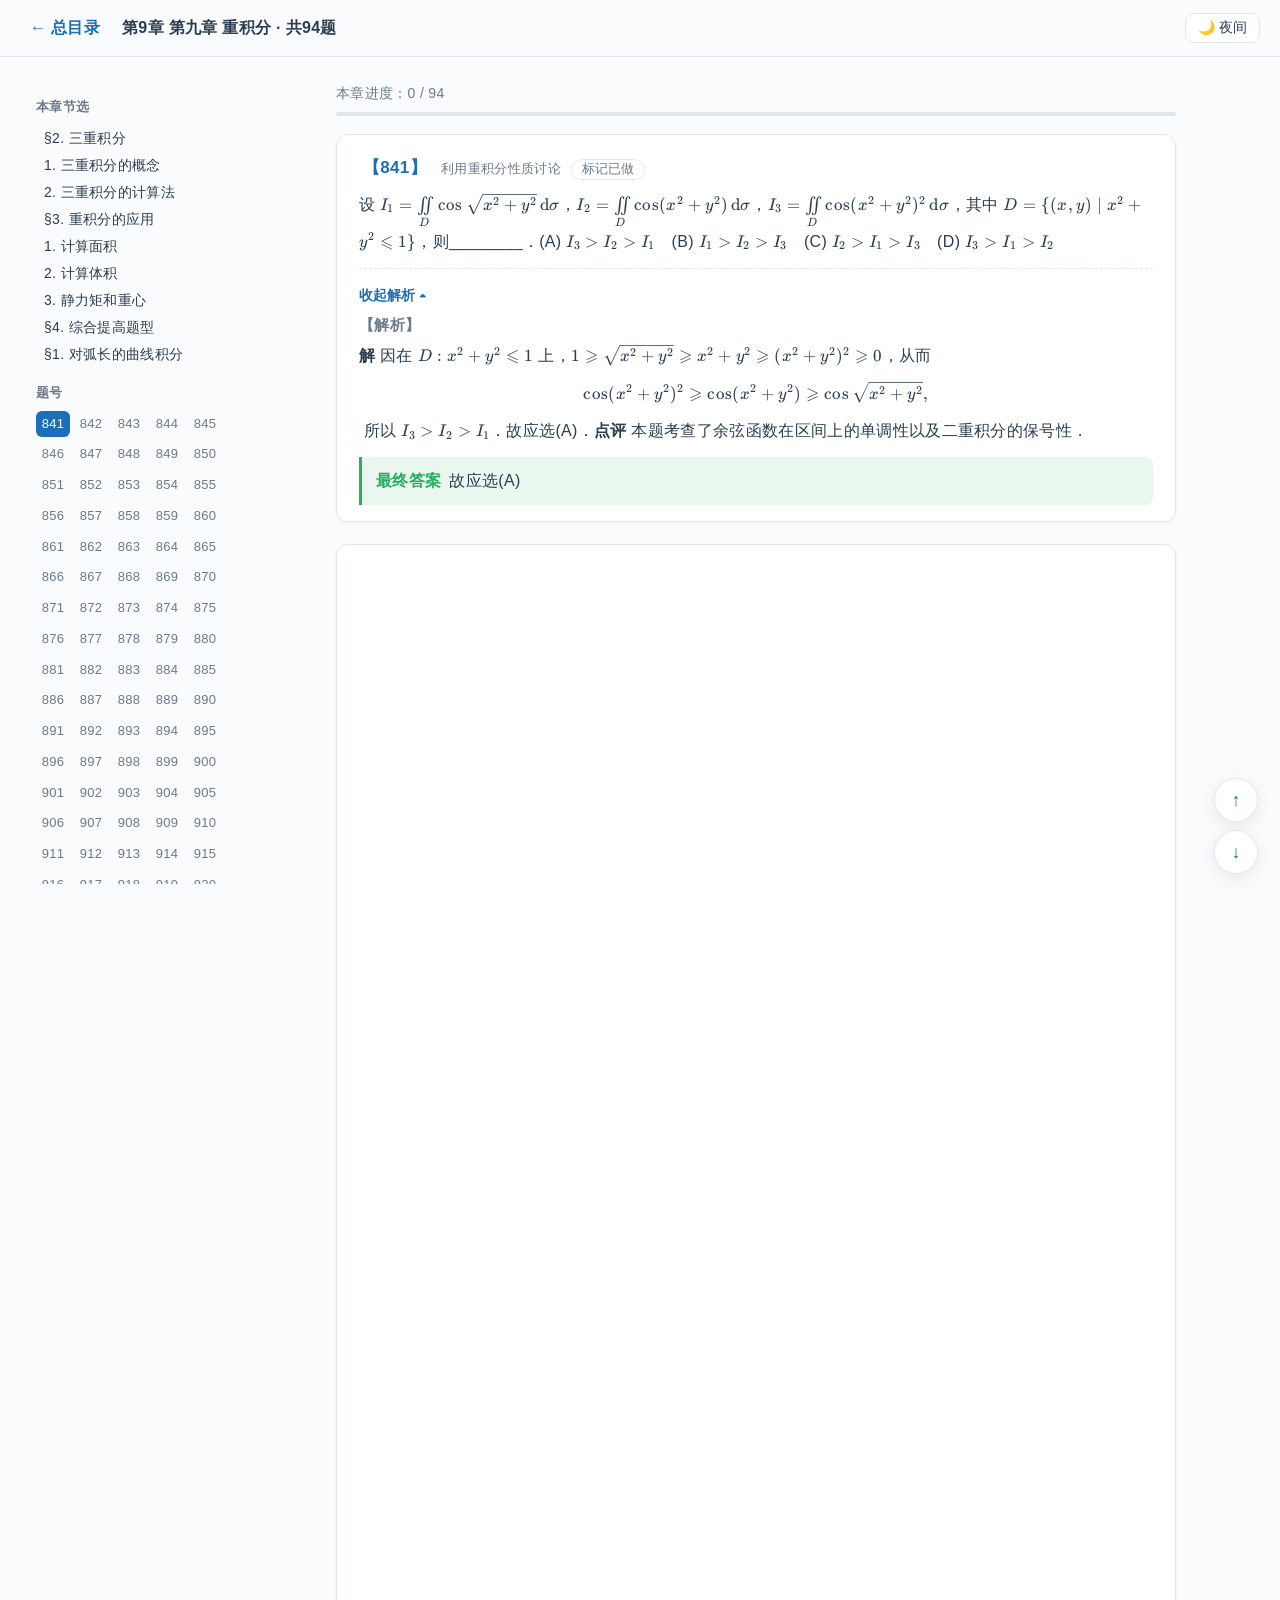
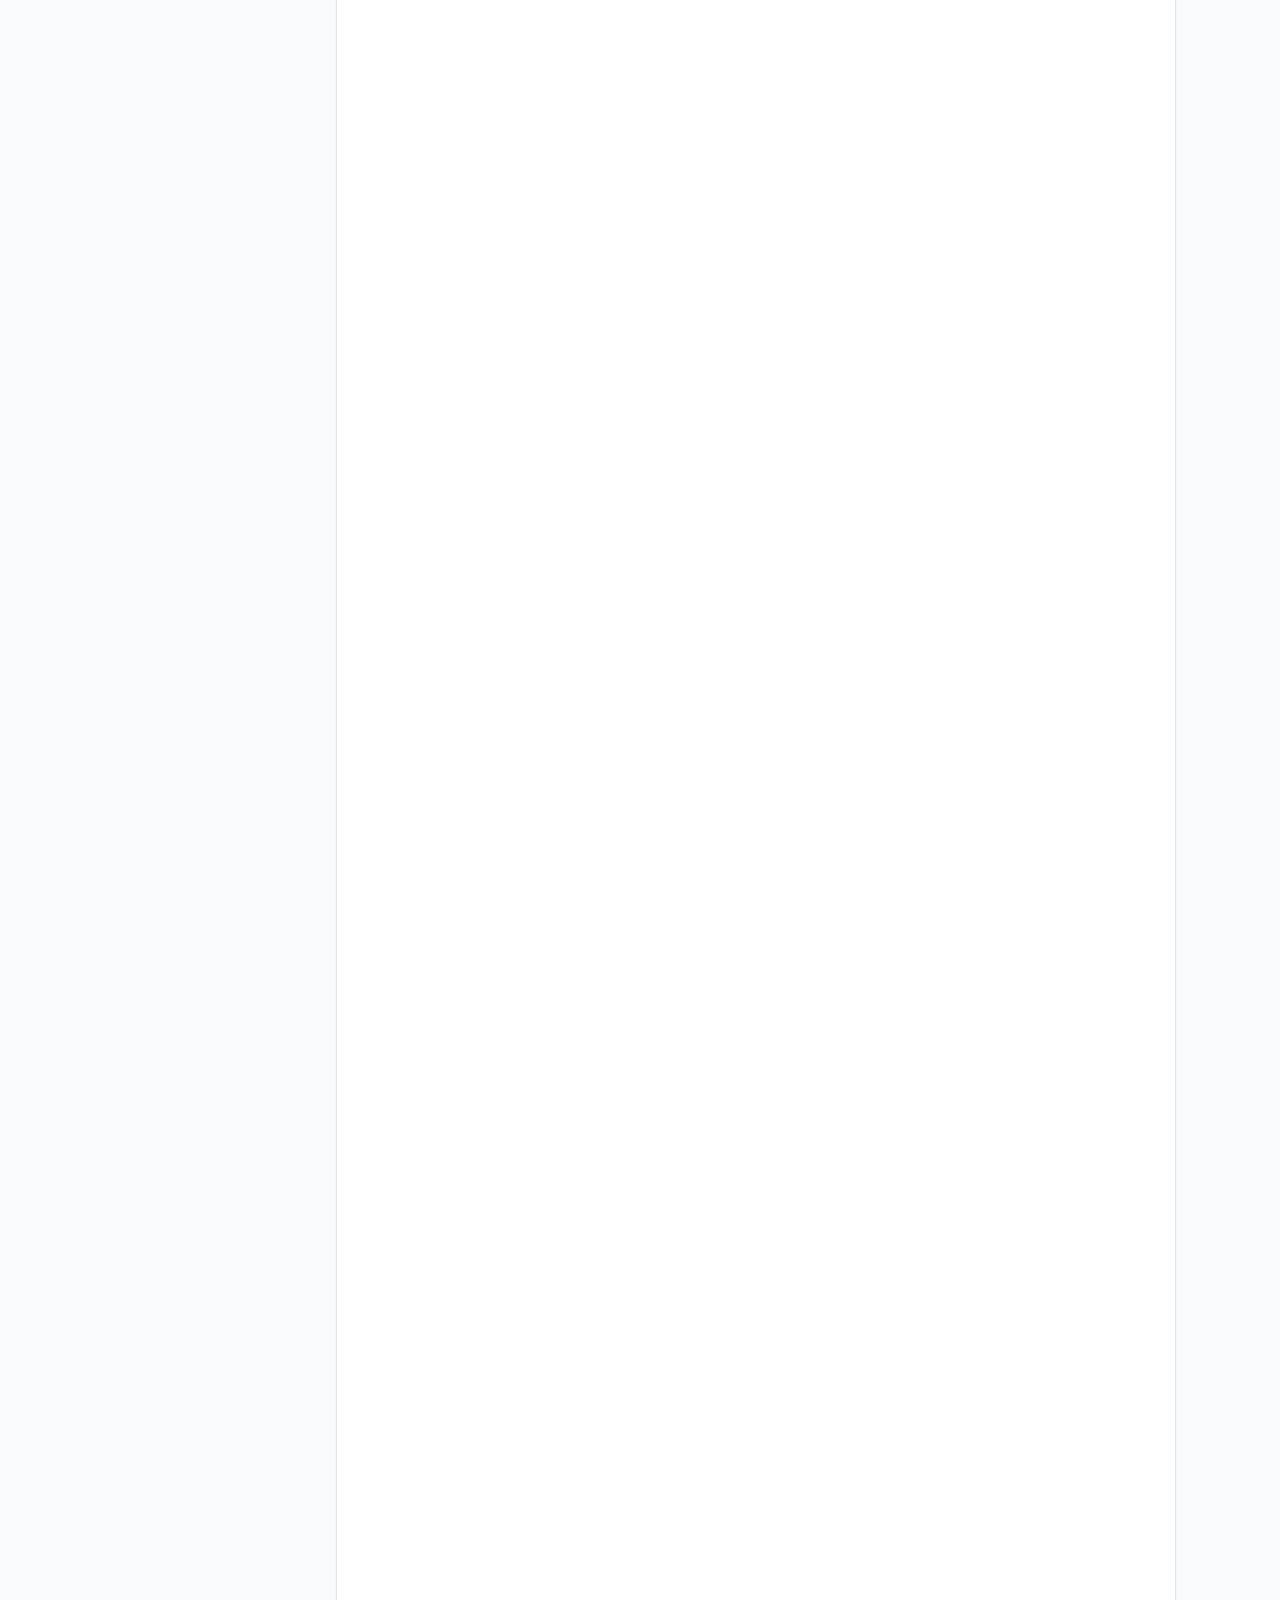
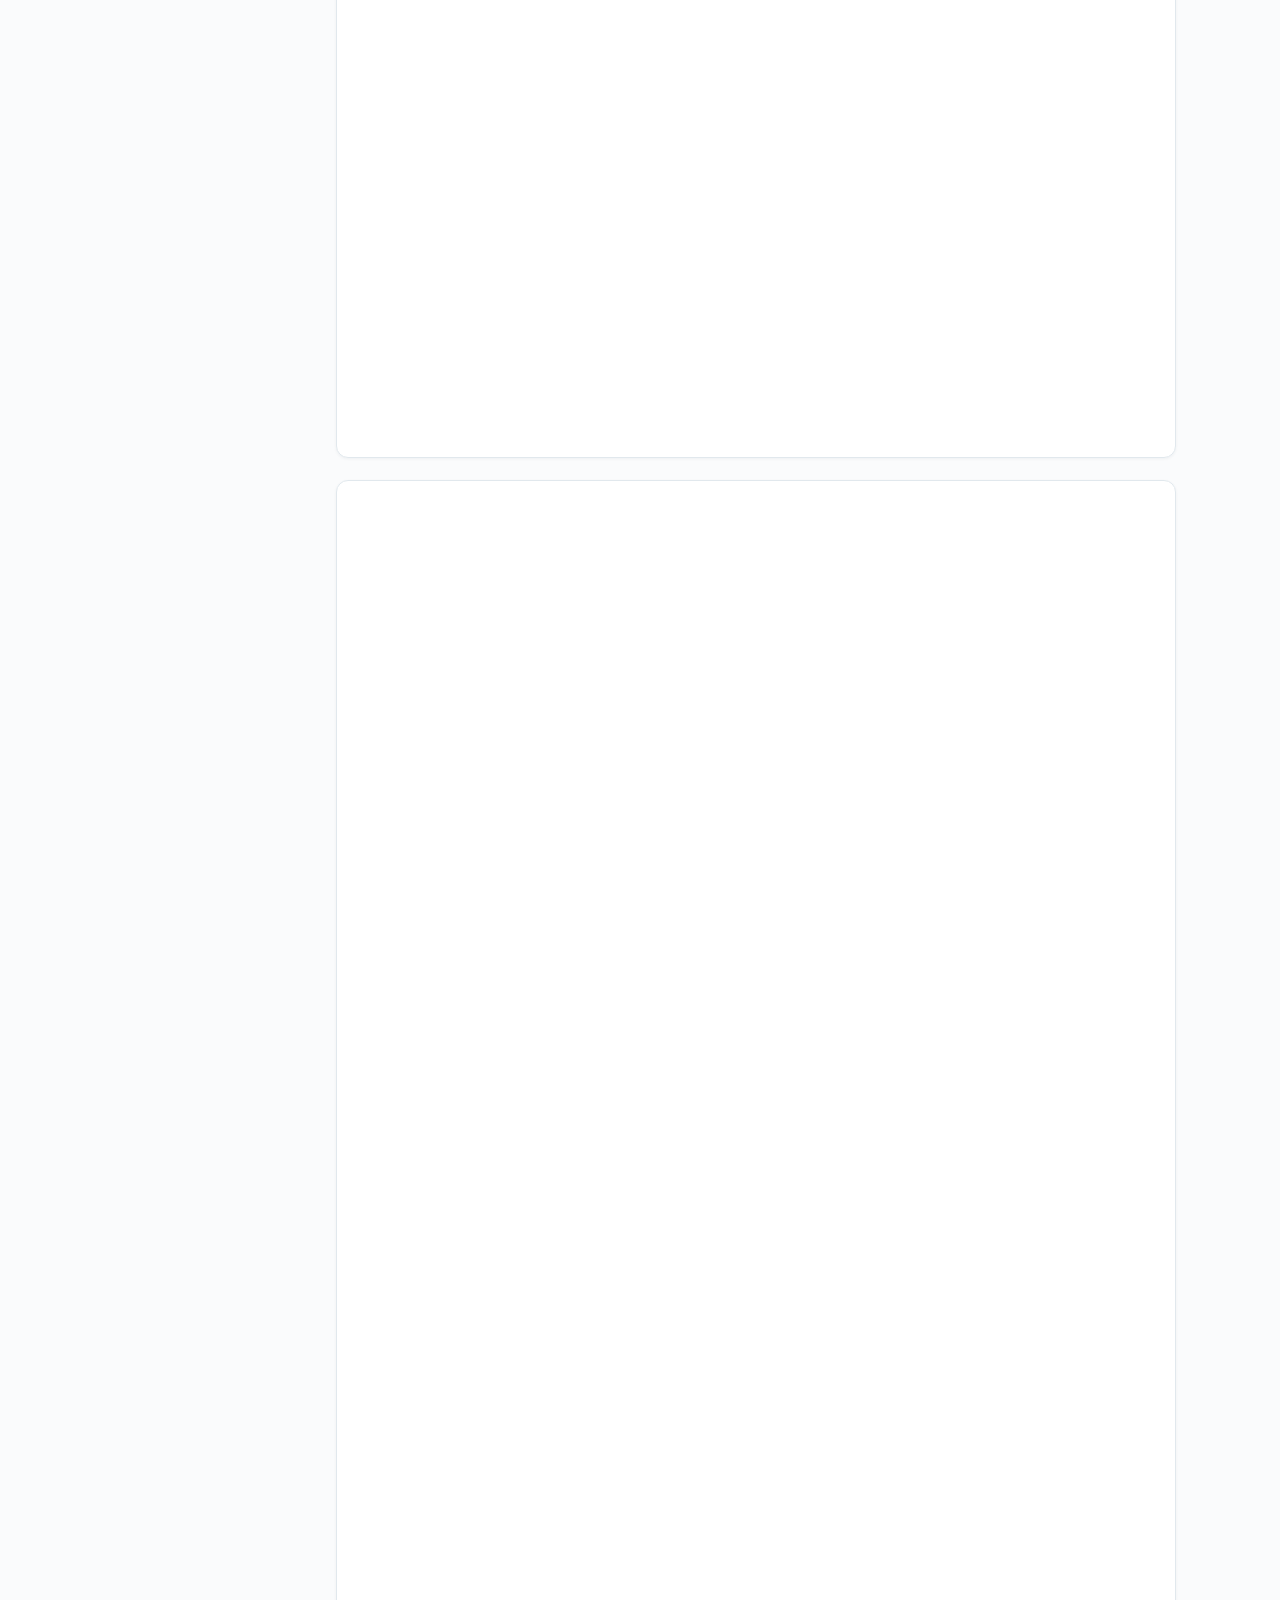
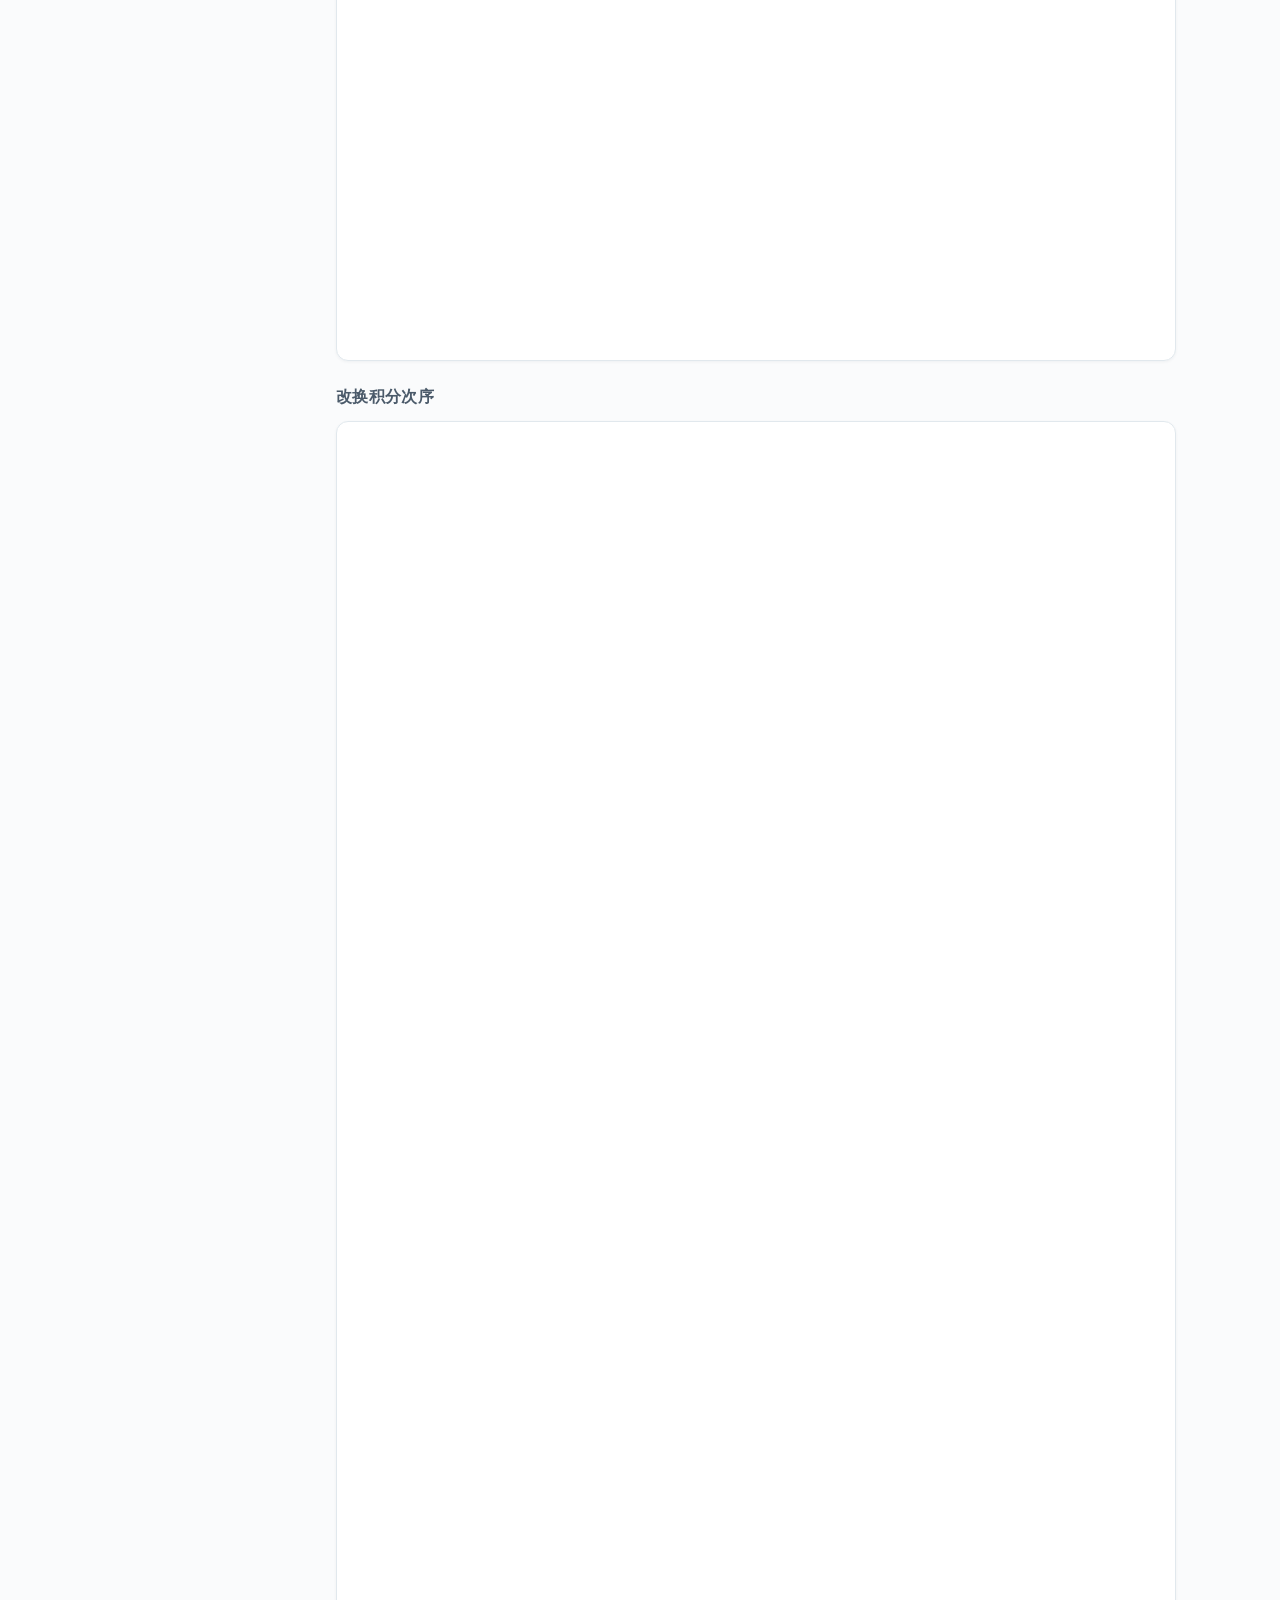
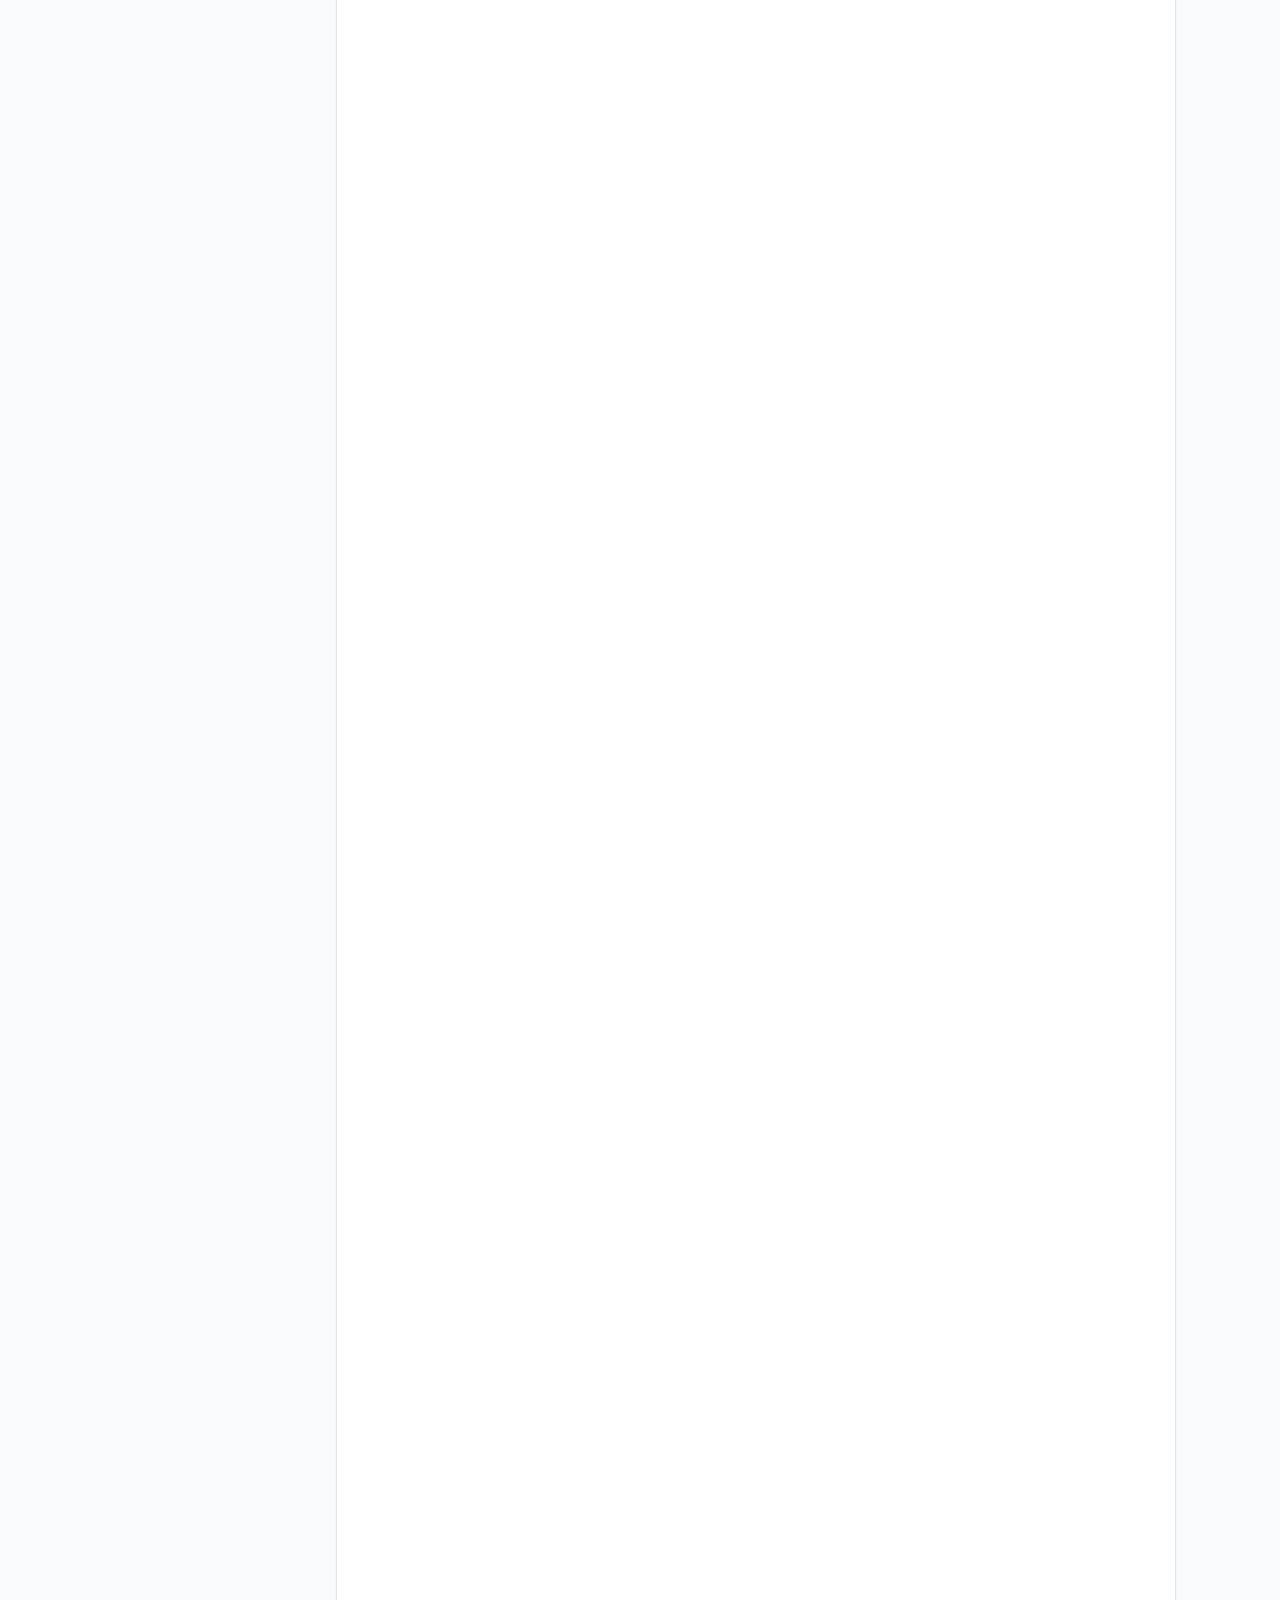
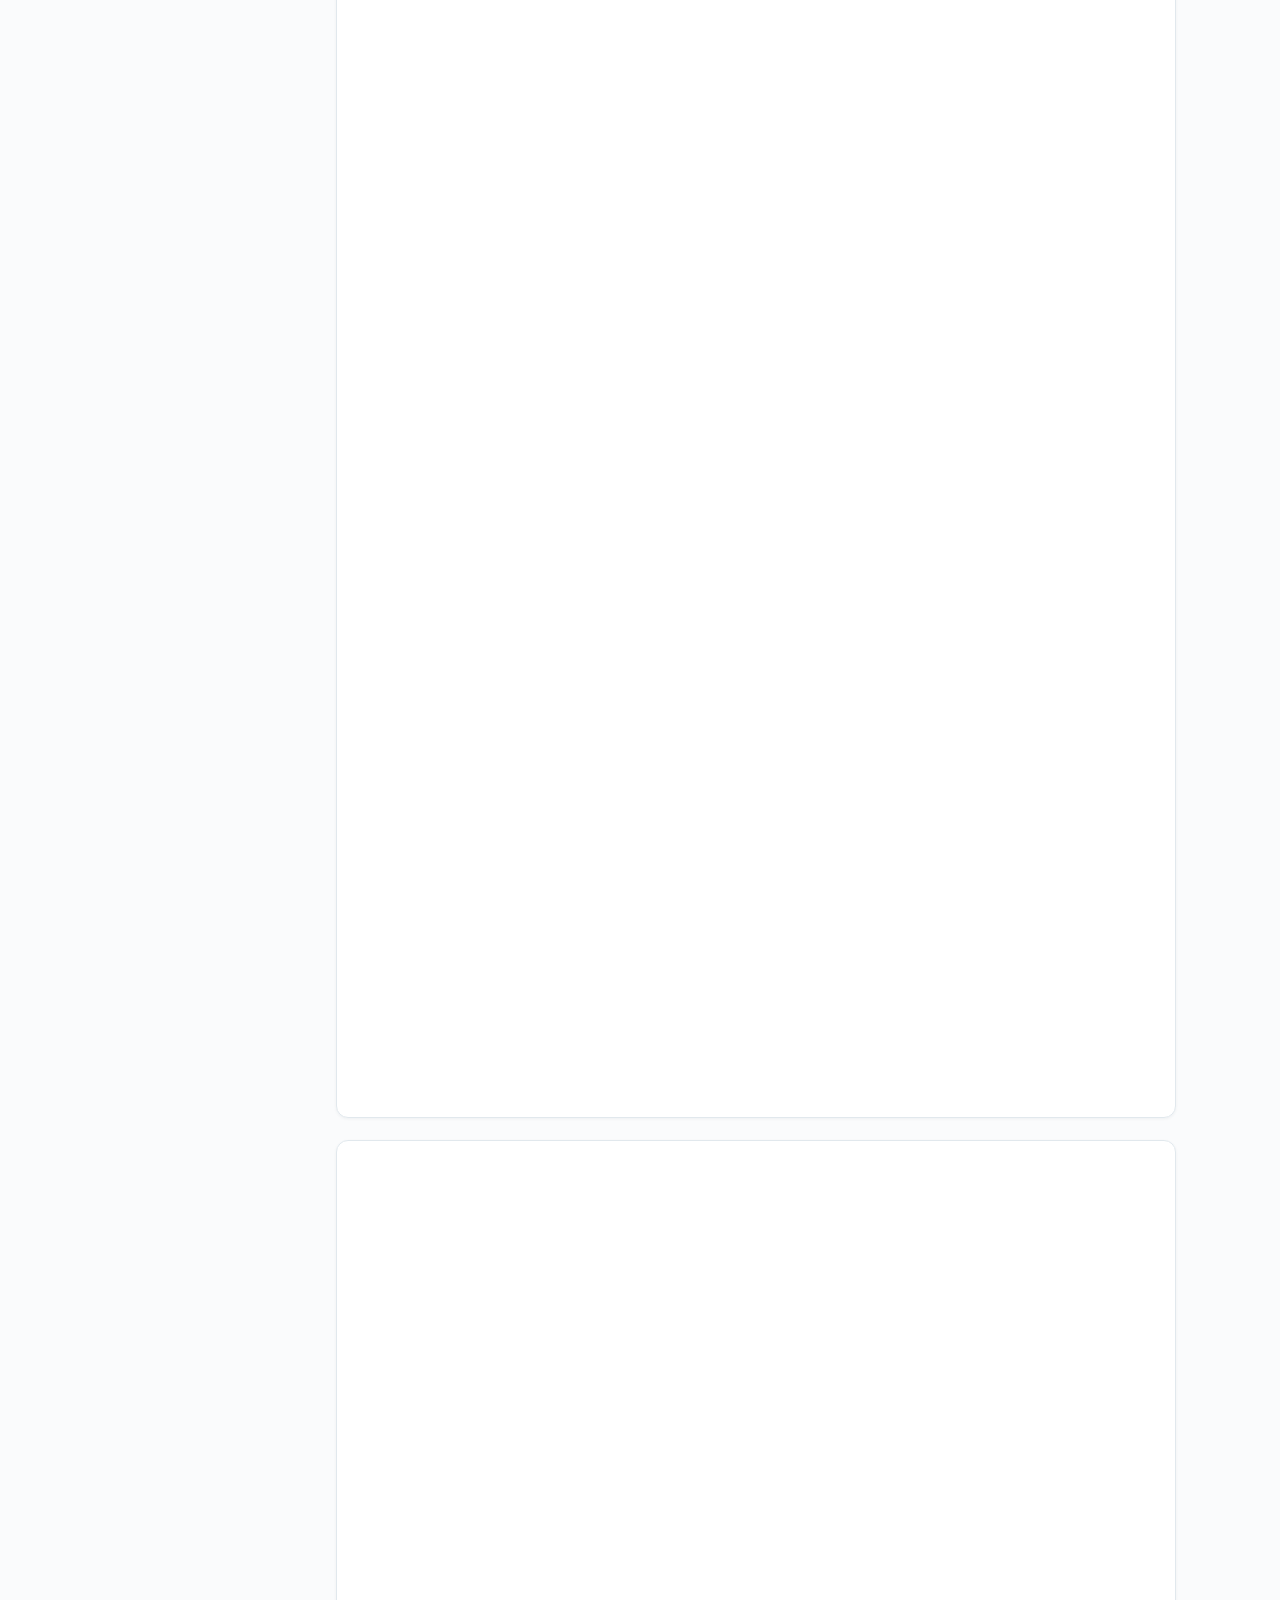
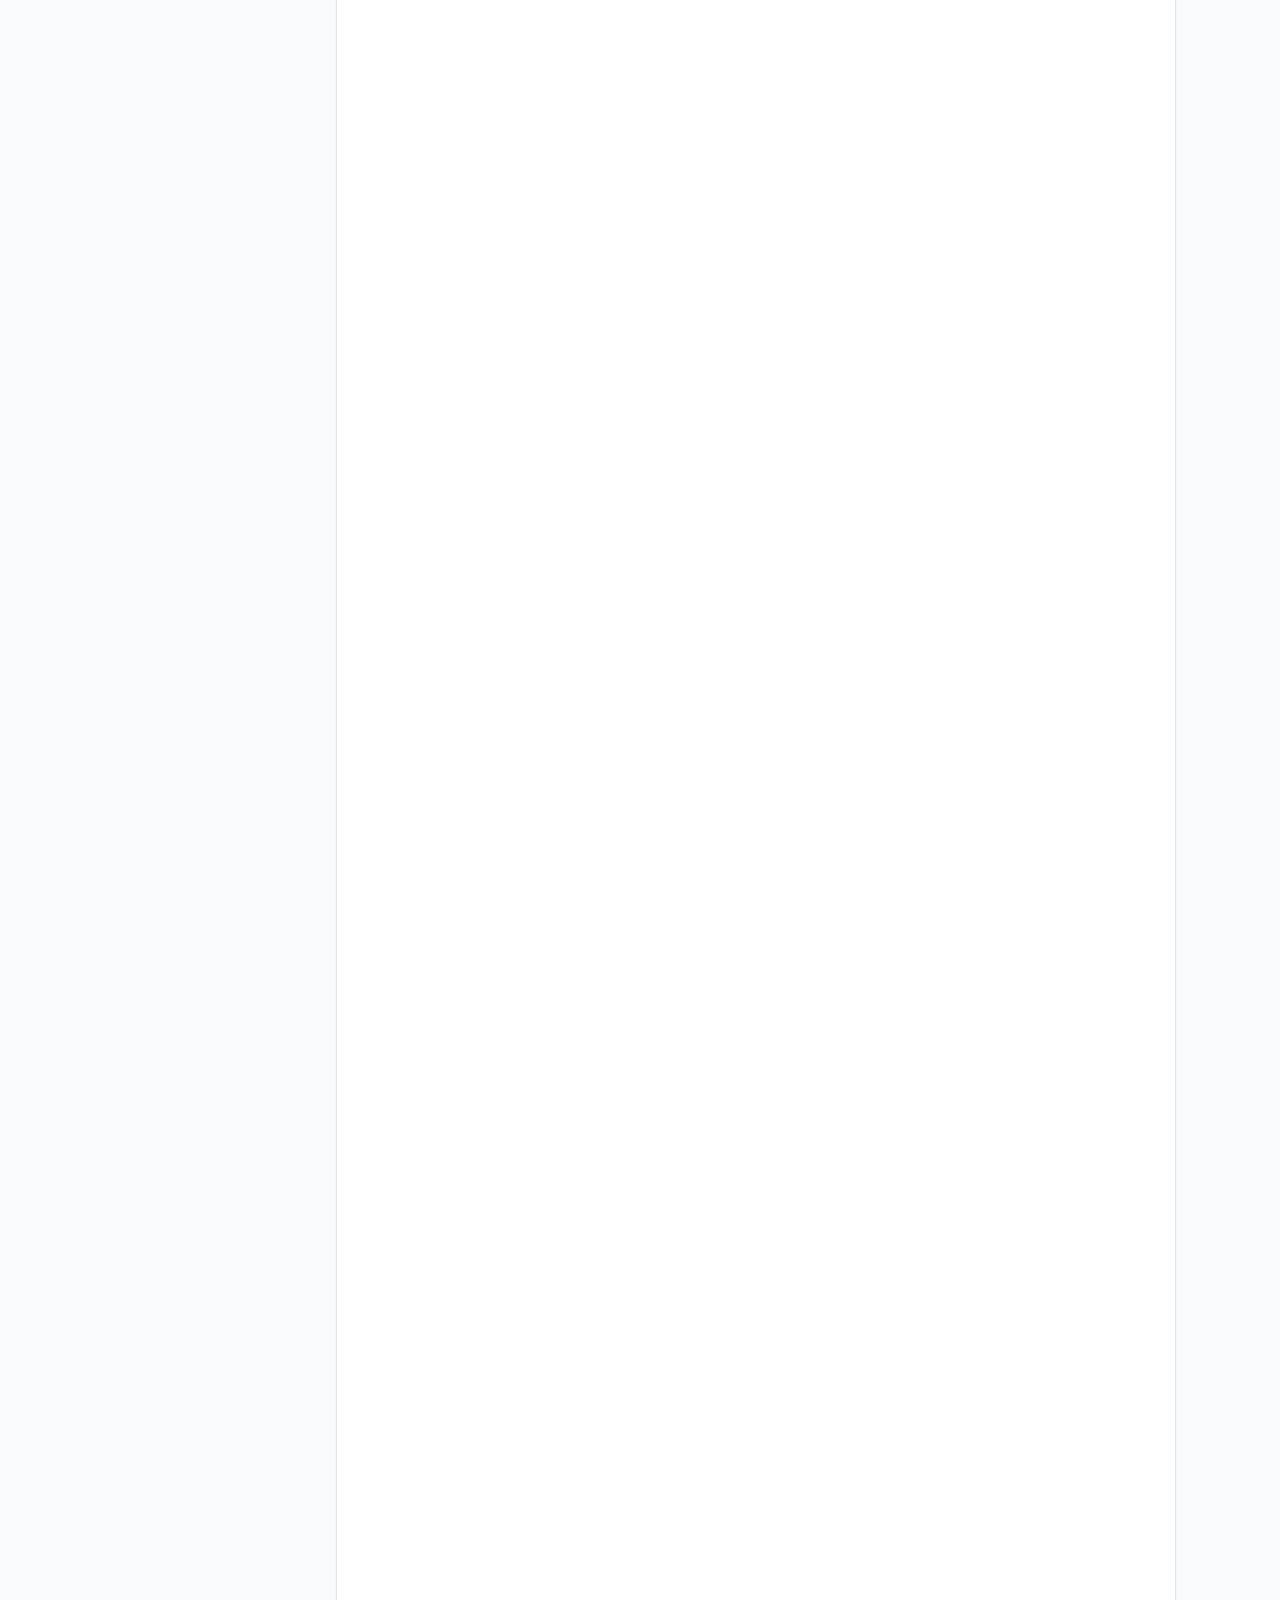
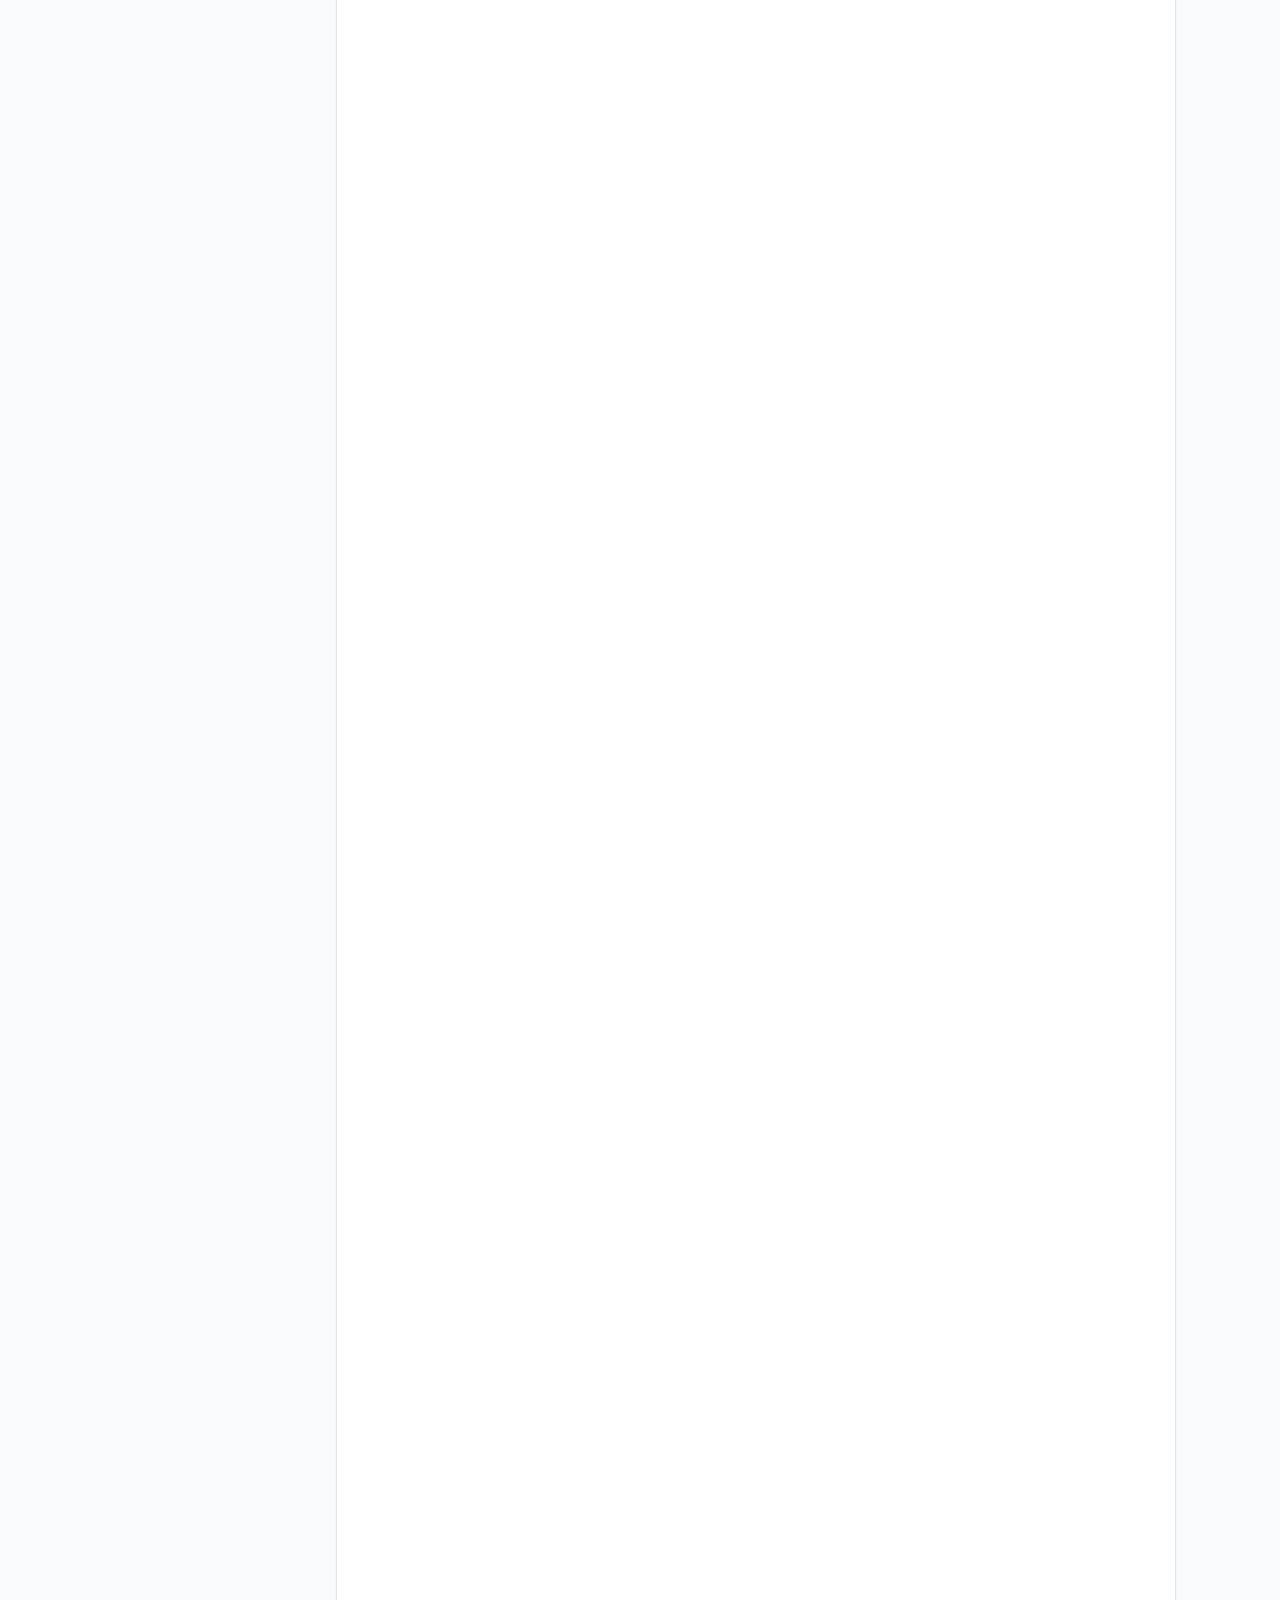
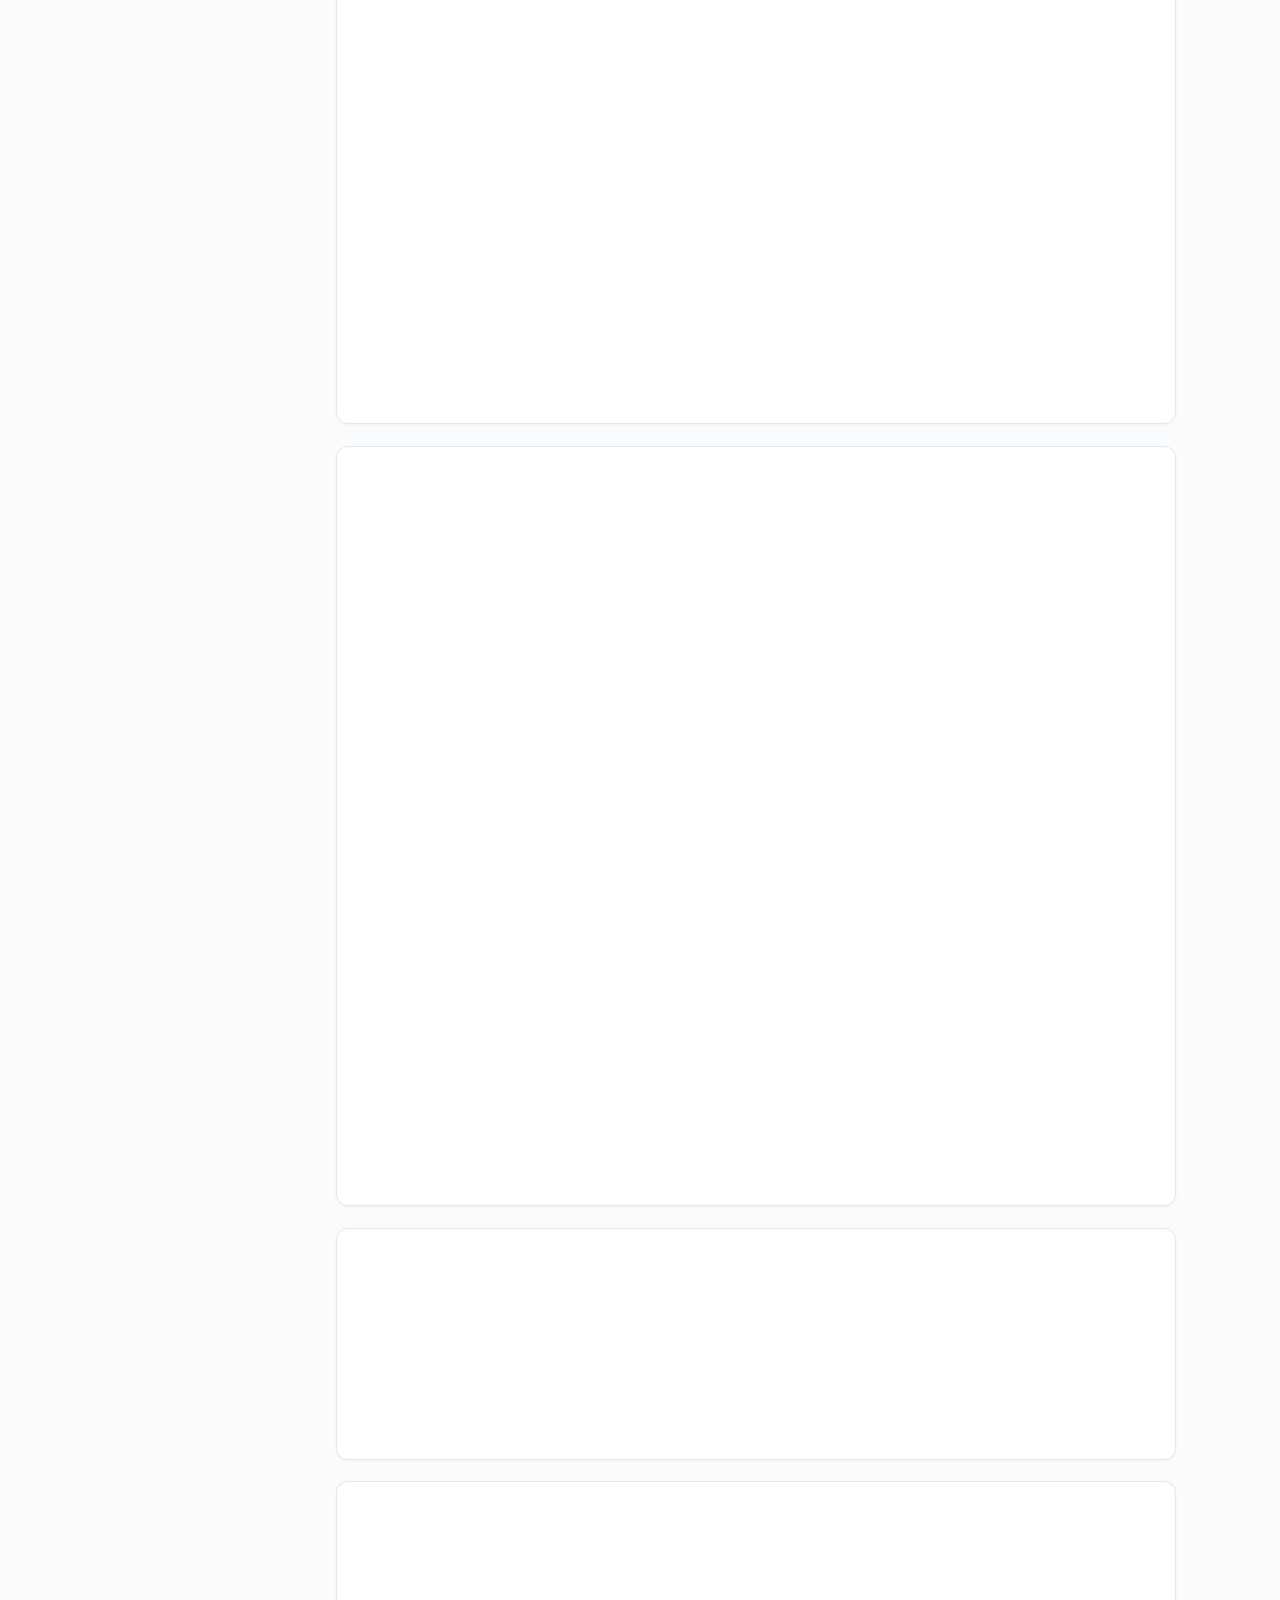
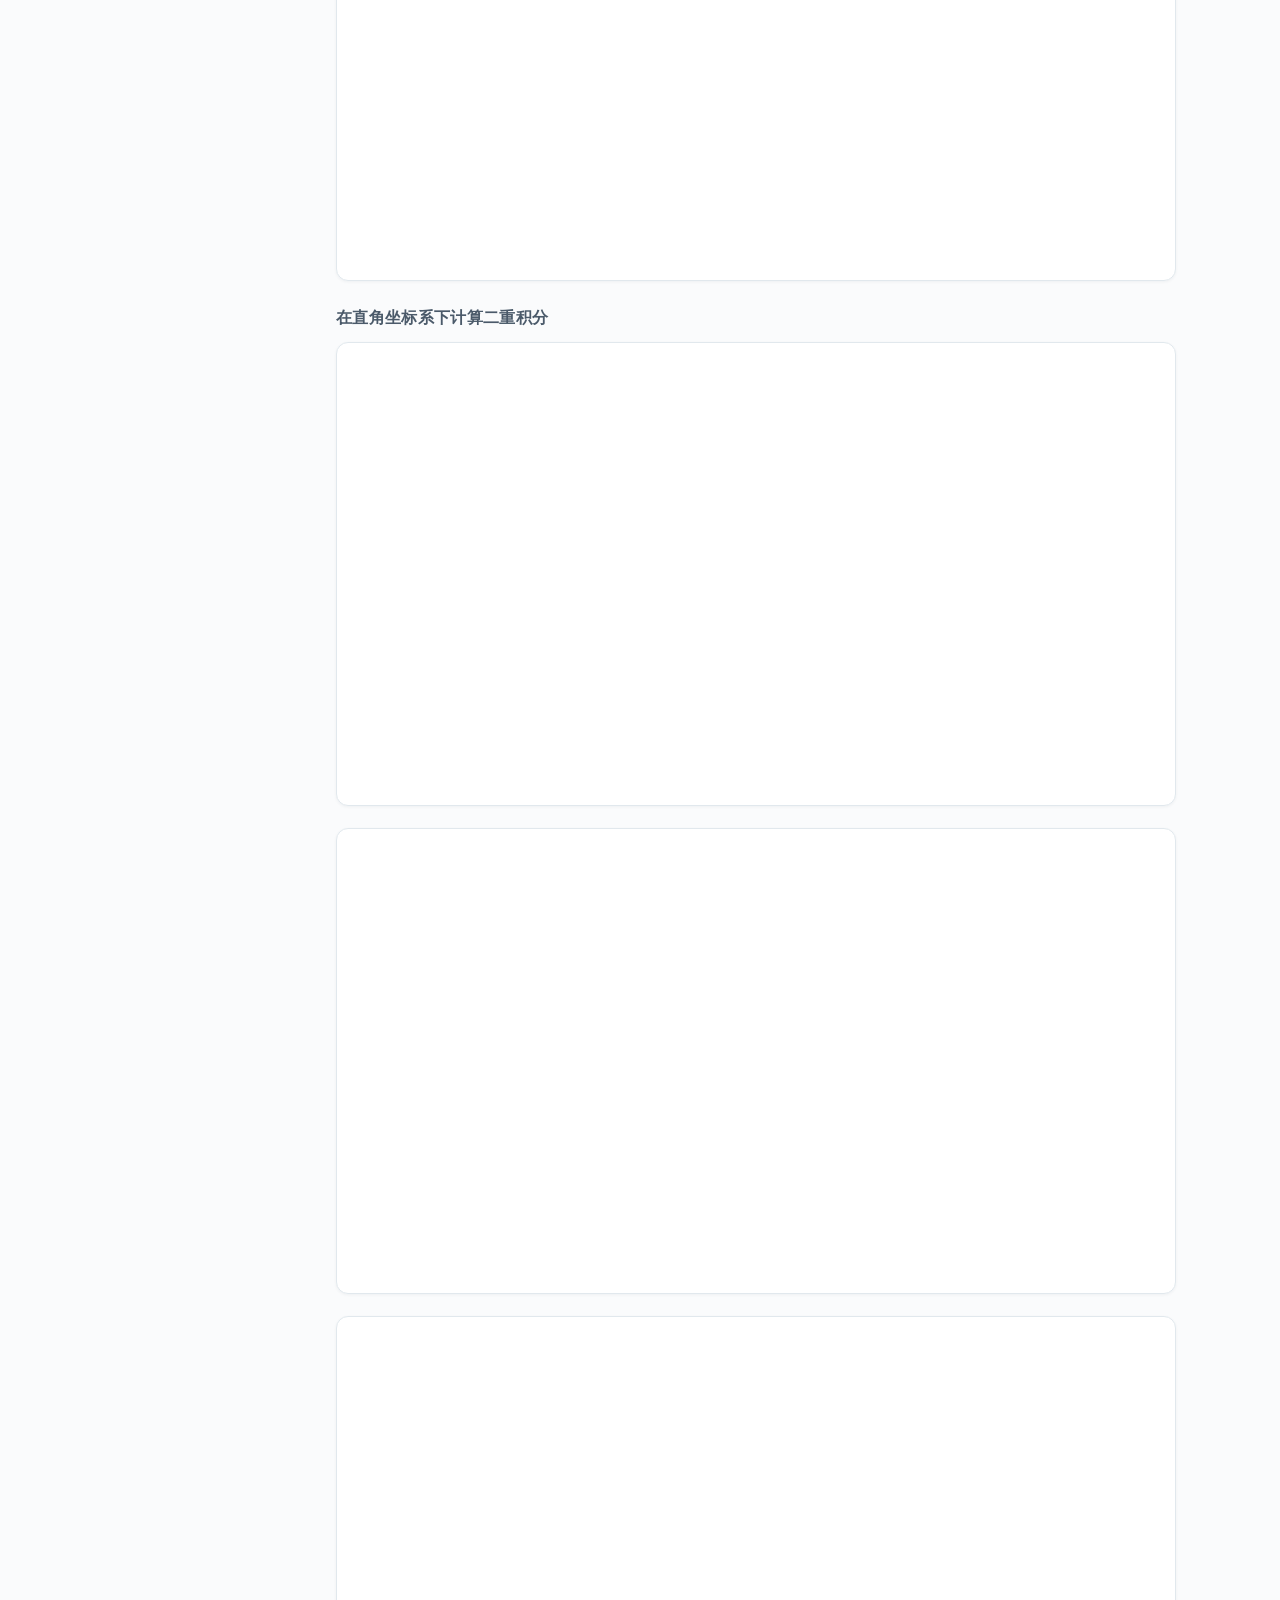
<file: chapters/chapter-09.html>
<!DOCTYPE html>
<html lang="zh-CN">
<head>
<meta charset="UTF-8">
<meta name="viewport" content="width=device-width, initial-scale=1.0">
<title>第9章 第九章 重积分 · 吉米多维奇高等数学刷题版</title>
<meta name="description" content="吉米多维奇高等数学习题精选精解第9章第九章 重积分题目与详解，共94题">
<link rel="stylesheet" href="../assets/katex/katex.min.css">
<link rel="stylesheet" href="../assets/style.css">
<script defer src="../assets/katex/katex.min.js"></script>
<script defer src="../assets/katex/auto-render.min.js"></script>
<script defer src="../assets/script.js"></script>
</head>
<body data-chapter="9" data-lazy="1">
<header class="topbar">
  <a class="back" href="../index.html">← 总目录</a>
  <button class="icon-btn sidebar-toggle" id="sidebar-toggle">☰ 目录</button>
  <span class="title">第9章 第九章 重积分 · 共94题</span>
  <button class="icon-btn" id="theme-btn">🌙 夜间</button>
</header>
<div class="sidebar-mask" id="sidebar-mask"></div>
<div class="layout">
<nav class="sidebar" id="sidebar">
<h3>本章节选</h3>
<a class="sec" href="#sec-s1">§2. 三重积分</a>
<a class="sec" href="#sec-s2">1. 三重积分的概念</a>
<a class="sec" href="#sec-s3">2. 三重积分的计算法</a>
<a class="sec" href="#sec-s4">§3. 重积分的应用</a>
<a class="sec" href="#sec-s5">1. 计算面积</a>
<a class="sec" href="#sec-s6">2. 计算体积</a>
<a class="sec" href="#sec-s7">3. 静力矩和重心</a>
<a class="sec" href="#sec-s8">§4. 综合提高题型</a>
<a class="sec" href="#sec-s9">§1. 对弧长的曲线积分</a>
<h3>题号</h3><div class="qindex">
<a href="#q841" id="qi841">841</a>
<a href="#q842" id="qi842">842</a>
<a href="#q843" id="qi843">843</a>
<a href="#q844" id="qi844">844</a>
<a href="#q845" id="qi845">845</a>
<a href="#q846" id="qi846">846</a>
<a href="#q847" id="qi847">847</a>
<a href="#q848" id="qi848">848</a>
<a href="#q849" id="qi849">849</a>
<a href="#q850" id="qi850">850</a>
<a href="#q851" id="qi851">851</a>
<a href="#q852" id="qi852">852</a>
<a href="#q853" id="qi853">853</a>
<a href="#q854" id="qi854">854</a>
<a href="#q855" id="qi855">855</a>
<a href="#q856" id="qi856">856</a>
<a href="#q857" id="qi857">857</a>
<a href="#q858" id="qi858">858</a>
<a href="#q859" id="qi859">859</a>
<a href="#q860" id="qi860">860</a>
<a href="#q861" id="qi861">861</a>
<a href="#q862" id="qi862">862</a>
<a href="#q863" id="qi863">863</a>
<a href="#q864" id="qi864">864</a>
<a href="#q865" id="qi865">865</a>
<a href="#q866" id="qi866">866</a>
<a href="#q867" id="qi867">867</a>
<a href="#q868" id="qi868">868</a>
<a href="#q869" id="qi869">869</a>
<a href="#q870" id="qi870">870</a>
<a href="#q871" id="qi871">871</a>
<a href="#q872" id="qi872">872</a>
<a href="#q873" id="qi873">873</a>
<a href="#q874" id="qi874">874</a>
<a href="#q875" id="qi875">875</a>
<a href="#q876" id="qi876">876</a>
<a href="#q877" id="qi877">877</a>
<a href="#q878" id="qi878">878</a>
<a href="#q879" id="qi879">879</a>
<a href="#q880" id="qi880">880</a>
<a href="#q881" id="qi881">881</a>
<a href="#q882" id="qi882">882</a>
<a href="#q883" id="qi883">883</a>
<a href="#q884" id="qi884">884</a>
<a href="#q885" id="qi885">885</a>
<a href="#q886" id="qi886">886</a>
<a href="#q887" id="qi887">887</a>
<a href="#q888" id="qi888">888</a>
<a href="#q889" id="qi889">889</a>
<a href="#q890" id="qi890">890</a>
<a href="#q891" id="qi891">891</a>
<a href="#q892" id="qi892">892</a>
<a href="#q893" id="qi893">893</a>
<a href="#q894" id="qi894">894</a>
<a href="#q895" id="qi895">895</a>
<a href="#q896" id="qi896">896</a>
<a href="#q897" id="qi897">897</a>
<a href="#q898" id="qi898">898</a>
<a href="#q899" id="qi899">899</a>
<a href="#q900" id="qi900">900</a>
<a href="#q901" id="qi901">901</a>
<a href="#q902" id="qi902">902</a>
<a href="#q903" id="qi903">903</a>
<a href="#q904" id="qi904">904</a>
<a href="#q905" id="qi905">905</a>
<a href="#q906" id="qi906">906</a>
<a href="#q907" id="qi907">907</a>
<a href="#q908" id="qi908">908</a>
<a href="#q909" id="qi909">909</a>
<a href="#q910" id="qi910">910</a>
<a href="#q911" id="qi911">911</a>
<a href="#q912" id="qi912">912</a>
<a href="#q913" id="qi913">913</a>
<a href="#q914" id="qi914">914</a>
<a href="#q915" id="qi915">915</a>
<a href="#q916" id="qi916">916</a>
<a href="#q917" id="qi917">917</a>
<a href="#q918" id="qi918">918</a>
<a href="#q919" id="qi919">919</a>
<a href="#q920" id="qi920">920</a>
<a href="#q921" id="qi921">921</a>
<a href="#q922" id="qi922">922</a>
<a href="#q923" id="qi923">923</a>
<a href="#q924" id="qi924">924</a>
<a href="#q925" id="qi925">925</a>
<a href="#q926" id="qi926">926</a>
<a href="#q927" id="qi927">927</a>
<a href="#q928" id="qi928">928</a>
<a href="#q929" id="qi929">929</a>
<a href="#q930" id="qi930">930</a>
<a href="#q931" id="qi931">931</a>
<a href="#q932" id="qi932">932</a>
<a href="#q933" id="qi933">933</a>
<a href="#q934" id="qi934">934</a>
</div></nav>
<main class="main">
<div class="ch-progress-wrap" style="margin-bottom:18px;color:var(--text-soft);font-size:14px;">
  本章进度：<span id="ch-progress-text">0 / 94</span>
  <div class="progress-bar" id="ch-progress" data-ch-count="94" style="margin:6px 0 0;"><i></i></div>
</div>
<article class="problem" id="q841">
<div class="q-head">
<span class="q-no" data-n="841">【841】</span>
<span class="q-group">利用重积分性质讨论</span>
<button class="done-btn" type="button">标记已做</button>
</div>
<div class="q-stem">设 $I_1=\iint\limits_{D}\cos\sqrt{x^2+y^2}\,\mathrm{d}\sigma$，$I_2=\iint\limits_{D}\cos(x^2+y^2)\,\mathrm{d}\sigma$，$I_3=\iint\limits_{D}\cos(x^2+y^2)^2\,\mathrm{d}\sigma$，其中 $D=\{(x,y)\mid x^2+y^2\leqslant 1\}$，则________．(A) $I_3&gt;I_2&gt;I_1$　(B) $I_1&gt;I_2&gt;I_3$　(C) $I_2&gt;I_1&gt;I_3$　(D) $I_3&gt;I_1&gt;I_2$</div>

<hr class="div">
<button class="solution-toggle" type="button">收起解析 ▴</button>
<div class="solution">
<div class="sol-label">【解析】</div>
<div class="sol-body"><strong>解</strong> 因在 $D:x^2+y^2\leqslant 1$ 上，$1\geqslant\sqrt{x^2+y^2}\geqslant x^2+y^2\geqslant(x^2+y^2)^2\geqslant 0$，从而 $$\cos(x^2+y^2)^2\geqslant\cos(x^2+y^2)\geqslant\cos\sqrt{x^2+y^2},$$ 所以 $I_3&gt;I_2&gt;I_1$．故应选(A)．<strong>点评</strong> 本题考查了余弦函数在区间上的单调性以及二重积分的保号性．</div>
<div class="answer-line"><span class="ans-label">最终答案</span><span class="ans-body">故应选(A)</span></div>
</div>
</article>
<article class="problem" id="q842">
<div class="q-head">
<span class="q-no" data-n="842">【842】</span>
<span class="q-group">利用重积分性质讨论</span>
<button class="done-btn" type="button">标记已做</button>
</div>
<div class="q-stem">设 $f(x,y)$ 连续，且 $f(x,y)=xy+\iint\limits_{D}f(u,v)\,\mathrm{d}u\mathrm{d}v$，其中 $D$ 是由 $y=0$，$y=x^2$，$x=1$ 所围区域，则 $f(x,y)=$________．(A) $xy$　(B) $2xy$　(C) $xy+\dfrac{1}{8}$　(D) $xy+1$</div>

<hr class="div">
<button class="solution-toggle" type="button">收起解析 ▴</button>
<div class="solution">
<div class="sol-label">【解析】</div>
<div class="sol-body"><strong>解</strong> 记 $\iint\limits_{D}f(u,v)\,\mathrm{d}u\mathrm{d}v=I$，则 $f(x,y)=xy+I$，等式两端同时取二重积分得 $$\iint\limits_{D}f(x,y)\,\mathrm{d}\sigma=\iint\limits_{D}xy\,\mathrm{d}\sigma+I\iint\limits_{D}\mathrm{d}\sigma=\int_0^1 \mathrm{d}x\int_0^{x^2}xy\,\mathrm{d}y+I\int_0^1 \mathrm{d}x\int_0^{x^2}\mathrm{d}y=\frac{1}{12}+\frac{1}{3}I,$$ 故 $I=\dfrac{1}{12}+\dfrac{1}{3}I$，解得 $I=\dfrac{1}{8}$．所以，$f(x,y)=xy+\dfrac{1}{8}$．故应选(C)．</div>
<div class="answer-line"><span class="ans-label">最终答案</span><span class="ans-body">故应选(C)</span></div>
</div>
</article>
<article class="problem" id="q843">
<div class="q-head">
<span class="q-no" data-n="843">【843】</span>
<span class="q-group">利用重积分性质讨论</span>
<button class="done-btn" type="button">标记已做</button>
</div>
<div class="q-stem">计算 $\lim\limits_{r\to 0}\dfrac{1}{\pi r^2}\iint\limits_{D}e^{x^2-y^2}\cos(x+y)\,\mathrm{d}x\mathrm{d}y$，其中 $D$ 为 $x^2+y^2\leqslant r^2$．</div>

<hr class="div">
<button class="solution-toggle" type="button">收起解析 ▴</button>
<div class="solution">
<div class="sol-label">【解析】</div>
<div class="sol-body"><strong>解</strong> 由积分中值定理知： $$\lim_{r\to 0}\frac{1}{\pi r^2}\iint\limits_{D}e^{x^2-y^2}\cos(x+y)\,\mathrm{d}x\mathrm{d}y=\lim_{r\to 0}\frac{e^{\xi^2-\eta^2}\cos(\xi+\eta)\cdot\pi r^2}{\pi r^2}=\lim_{\substack{\xi\to 0\\ \eta\to 0}}e^{\xi^2-\eta^2}\cos(\xi+\eta)=1,$$ 其中 $(\xi,\eta)\in D$．</div>
<div class="answer-line"><span class="ans-label">最终答案</span><span class="ans-body">$1$</span></div>
</div>
</article>
<h3 class="grp-h">改换积分次序</h3>
<article class="problem" id="q844">
<div class="q-head">
<span class="q-no" data-n="844">【844】</span>
<span class="q-group">改换积分次序</span>
<button class="done-btn" type="button">标记已做</button>
</div>
<div class="q-stem">设 $f(x,y)$ 是连续函数，则 $\int_0^a \mathrm{d}x\int_0^x f(x,y)\,\mathrm{d}y=$________．(A) $\int_0^a \mathrm{d}y\int_0^y f(x,y)\,\mathrm{d}x$　(B) $\int_0^a \mathrm{d}y\int_y^a f(x,y)\,\mathrm{d}x$　(C) $\int_0^a \mathrm{d}y\int_a^y f(x,y)\,\mathrm{d}x$　(D) $\int_0^a \mathrm{d}y\int_0^a f(x,y)\,\mathrm{d}x$</div>

<hr class="div">
<button class="solution-toggle" type="button">收起解析 ▴</button>
<div class="solution">
<div class="sol-label">【解析】</div>
<div class="sol-body"><strong>解</strong> 改换二次积分的积分次序以及确定积分上下限的技巧和方法，解题关键是先由所给的二次积分的积分限确定积分区域 $D$（本题积分区域为 $x$ 轴，$y=x$ 以及 $x=a$ 确定的三角形区域），然后再化为先对 $x$ 积分后对 $y$ 积分的二次积分．故应选(B)．</div>
<div class="answer-line"><span class="ans-label">最终答案</span><span class="ans-body">故应选(B)</span></div>
</div>
</article>
<article class="problem" id="q845">
<div class="q-head">
<span class="q-no" data-n="845">【845】</span>
<span class="q-group">改换积分次序</span>
<button class="done-btn" type="button">标记已做</button>
</div>
<div class="q-stem">将二重积分 $\iint\limits_{D}f(x,y)\,\mathrm{d}x\mathrm{d}y=\int_1^e \mathrm{d}x\int_0^{\ln x}f(x,y)\,\mathrm{d}y$ 化为先对 $x$，后对 $y$ 的二次积分，则 $\iint\limits_{D}f(x,y)\,\mathrm{d}x\mathrm{d}y=$________．</div>
<div class="figure-note">图 845：直角坐标系第一象限：曲线 $y=\ln x$ 自点 $(1,0)$ 向右上方单调上凸延伸；阴影区域 $D$ 位于 $x$ 轴之上、曲线 $y=\ln x$ 之下，左端过点 $(1,0)$，右侧以竖直线 $x=e$ 为界；$x$ 轴上标 $1$ 与 $e$，原点 $O$．</div>
<hr class="div">
<button class="solution-toggle" type="button">收起解析 ▴</button>
<div class="solution">
<div class="sol-label">【解析】</div>
<div class="sol-body"><strong>解</strong> 将 $D:\begin{cases}1\leqslant x\leqslant e\\ 0\leqslant y\leqslant\ln x\end{cases}$ 改记成 $D:\begin{cases}0\leqslant y\leqslant 1\\ e^y\leqslant x\leqslant e\end{cases}$，如图 845 所示，所以 $$\iint\limits_{D}f(x,y)\,\mathrm{d}x\mathrm{d}y=\int_0^1 \mathrm{d}y\int_{e^y}^{e}f(x,y)\,\mathrm{d}x.$$ 故应填 $\int_0^1 \mathrm{d}y\int_{e^y}^{e}f(x,y)\,\mathrm{d}x$．</div>
<div class="answer-line"><span class="ans-label">最终答案</span><span class="ans-body">故应填 $\int_0^1 \mathrm{d}y\int_{e^y}^{e}f(x,y)\,\mathrm{d}x$</span></div>
</div>
</article>
<article class="problem" id="q846">
<div class="q-head">
<span class="q-no" data-n="846">【846】</span>
<span class="q-group">改换积分次序</span>
<button class="done-btn" type="button">标记已做</button>
</div>
<div class="q-stem">交换积分次序：$\int_0^{\frac{1}{4}}\mathrm{d}y\int_y^{\sqrt{y}}f(x,y)\,\mathrm{d}x+\int_{\frac{1}{4}}^{\frac{1}{2}}\mathrm{d}y\int_y^{\frac{1}{2}}f(x,y)\,\mathrm{d}x=$________．</div>
<div class="figure-note">图 846：第一象限内，直线 $y=x$ 与抛物线 $y=x^2$ 均自原点 $O$ 出发；阴影区域 $D$ 夹在直线 $y=x$（上方）与抛物线 $y=x^2$（下方）之间，右侧以竖直线段 $x=\frac{1}{2}$ 为界；$y$ 轴上标 $\frac{1}{4},\frac{1}{2}$，$x$ 轴上标 $\frac{1}{4},\frac{1}{2}$；曲线旁标 $y=x^2$，直线旁标 $y=x$．</div>
<hr class="div">
<button class="solution-toggle" type="button">收起解析 ▴</button>
<div class="solution">
<div class="sol-label">【解析】</div>
<div class="sol-body"><strong>解</strong> 如图 846 所示．积分区域 $D=D_1+D_2$，其中 $$D_1=\left\{(x,y)\,\middle|\,0\leqslant y\leqslant\frac{1}{4},\ y\leqslant x\leqslant\sqrt{y}\right\},$$ $$D_2=\left\{(x,y)\,\middle|\,\frac{1}{4}\leqslant y\leqslant\frac{1}{2},\ y\leqslant x\leqslant\frac{1}{2}\right\}.$$ 于是 $D$ 也可表示为 $$D=\left\{(x,y)\,\middle|\,0\leqslant x\leqslant\frac{1}{2},\ x^2\leqslant y\leqslant x\right\}.$$ 故 $$\int_0^{\frac{1}{4}}\mathrm{d}y\int_y^{\sqrt{y}}f(x,y)\,\mathrm{d}x+\int_{\frac{1}{4}}^{\frac{1}{2}}\mathrm{d}y\int_y^{\frac{1}{2}}f(x,y)\,\mathrm{d}x=\int_0^{\frac{1}{2}}\mathrm{d}x\int_{x^2}^{x}f(x,y)\,\mathrm{d}y.$$ <strong>点评</strong> 本题应先画出草图，即可直观明了的得出正确答案．</div>
<div class="answer-line"><span class="ans-label">最终答案</span><span class="ans-body">$\int_0^{\frac{1}{2}}\mathrm{d}x\int_{x^2}^{x}f(x,y)\,\mathrm{d}y$</span></div>
</div>
</article>
<article class="problem" id="q847">
<div class="q-head">
<span class="q-no" data-n="847">【847】</span>
<span class="q-group">改换积分次序</span>
<button class="done-btn" type="button">标记已做</button>
</div>
<div class="q-stem">交换二次积分的积分次序：$\int_{-1}^{0}\mathrm{d}y\int_2^{1-y}f(x,y)\,\mathrm{d}x=$________．</div>
<div class="figure-note">图 847：$x$ 轴下方的阴影三角形区域 $D$：顶点为 $(1,0)$、$(2,0)$、$(2,-1)$，斜边落在直线 $x+y=1$ 上（直线旁标 $x+y=1$），右边缘为竖直线段 $x=2$；$x$ 轴上标 $1,2$，$y$ 轴上标 $-1$，区域内标 $D$．</div>
<hr class="div">
<button class="solution-toggle" type="button">收起解析 ▴</button>
<div class="solution">
<div class="sol-label">【解析】</div>
<div class="sol-body"><strong>解</strong> $$\int_{-1}^{0}\mathrm{d}y\int_2^{1-y}f(x,y)\,\mathrm{d}x=-\int_{-1}^{0}\mathrm{d}y\int_{1-y}^{2}f(x,y)\,\mathrm{d}x,$$ 积分区域 $D$ 为 $$D=\{(x,y)\mid -1\leqslant y\leqslant 0,\ 1-y\leqslant x\leqslant 2\},$$ 如图 847 所示．又可将区域 $D$ 改写为 $$D=\{(x,y)\mid 1\leqslant x\leqslant 2,\ 1-x\leqslant y\leqslant 0\}.$$ 于是有 $$\int_{-1}^{0}\mathrm{d}y\int_2^{1-y}f(x,y)\,\mathrm{d}x=-\int_{-1}^{0}\mathrm{d}y\int_{1-y}^{2}f(x,y)\,\mathrm{d}x$$ $$=-\int_1^2 \mathrm{d}x\int_{1-x}^{0}f(x,y)\,\mathrm{d}y=\int_1^2 \mathrm{d}x\int_0^{1-x}f(x,y)\,\mathrm{d}y.$$ 故应填 $\int_1^2 \mathrm{d}x\int_0^{1-x}f(x,y)\,\mathrm{d}y$．<strong>点评</strong> 交换积分次序的关键是画出草图，本题中关于 $x$ 积分的下限大于上限，无法作出积分区域草图，所以应先将关于 $x$ 的积分上、下限交换，然后根据草图交换积分次序．本题答案也可写为：(1) $-\int_1^2 \mathrm{d}x\int_{1-x}^{0}f(x,y)\,\mathrm{d}y$；(2) $\int_2^1 \mathrm{d}x\int_{1-x}^{0}f(x,y)\,\mathrm{d}y$．</div>
<div class="answer-line"><span class="ans-label">最终答案</span><span class="ans-body">故应填 $\int_1^2 \mathrm{d}x\int_0^{1-x}f(x,y)\,\mathrm{d}y$（也可写为 $-\int_1^2 \mathrm{d}x\int_{1-x}^{0}f(x,y)\,\mathrm{d}y$ 或 $\int_2^1 \mathrm{d}x\int_{1-x}^{0}f(x,y)\,\mathrm{d}y$）</span></div>
</div>
</article>
<article class="problem" id="q848">
<div class="q-head">
<span class="q-no" data-n="848">【848】</span>
<span class="q-group">改换积分次序</span>
<button class="done-btn" type="button">标记已做</button>
</div>
<div class="q-stem">设 $f(x)$ 为连续函数，$F(t)=\int_1^t \mathrm{d}y\int_y^t f(x)\,\mathrm{d}x$，则 $F'(2)=$________．(A) $2f(2)$　(B) $f(2)$　(C) $-f(2)$　(D) $0$</div>

<hr class="div">
<button class="solution-toggle" type="button">收起解析 ▴</button>
<div class="solution">
<div class="sol-label">【解析】</div>
<div class="sol-body"><strong>解</strong> 交换积分次序，得 $$F(t)=\int_1^t \mathrm{d}y\int_y^t f(x)\,\mathrm{d}x=\int_1^t \left[\int_1^x f(x)\,\mathrm{d}y\right]\mathrm{d}x=\int_1^t f(x)(x-1)\,\mathrm{d}x,$$ 于是，$F'(t)=f(t)(t-1)$，从而有 $F'(2)=f(2)$．故应选(B)．</div>
<div class="answer-line"><span class="ans-label">最终答案</span><span class="ans-body">故应选(B)</span></div>
</div>
</article>
<h3 class="grp-h">在直角坐标系下计算二重积分</h3>
<article class="problem" id="q849">
<div class="q-head">
<span class="q-no" data-n="849">【849】</span>
<span class="q-group">在直角坐标系下计算二重积分</span>
<button class="done-btn" type="button">标记已做</button>
</div>
<div class="q-stem">计算 $\iint\limits_{D}xy\,\mathrm{d}\sigma$，其中 $D$ 是由直线 $y=1$，$x=2$，$y=x$ 所围成的区域．</div>

<hr class="div">
<button class="solution-toggle" type="button">收起解析 ▴</button>
<div class="solution">
<div class="sol-label">【解析】</div>
<div class="sol-body"><strong>解</strong> （1）采用先对 $y$ 后对 $x$ 的积分次序 $$\iint\limits_{D}xy\,\mathrm{d}\sigma=\int_1^2 x\,\mathrm{d}x\int_1^x y\,\mathrm{d}y=1\dfrac{1}{8};$$ （2）采用先对 $x$ 后对 $y$ 的积分次序 $$\iint\limits_{D}xy\,\mathrm{d}\sigma=\int_1^2 y\,\mathrm{d}y\int_y^2 x\,\mathrm{d}x=1\dfrac{1}{8}.$$</div>
<div class="answer-line"><span class="ans-label">最终答案</span><span class="ans-body">$1\dfrac{1}{8}$</span></div>
</div>
</article>
<article class="problem" id="q850">
<div class="q-head">
<span class="q-no" data-n="850">【850】</span>
<span class="q-group">在直角坐标系下计算二重积分</span>
<button class="done-btn" type="button">标记已做</button>
</div>
<div class="q-stem">计算 $\iint\limits_{D}xy\,\mathrm{d}\sigma$，其中 $D$ 是由曲线 $y^2=x$ 与直线 $y=x-2$ 所围成的区域．</div>

<hr class="div">
<button class="solution-toggle" type="button">收起解析 ▴</button>
<div class="solution">
<div class="sol-label">【解析】</div>
<div class="sol-body"><strong>解</strong> （1）采用先对 $x$ 后对 $y$ 的积分次序 $$\iint\limits_{D}xy\,\mathrm{d}\sigma=\int_{-1}^2 y\,\mathrm{d}y\int_{y^2}^{y+2} x\,\mathrm{d}x=5\dfrac{5}{8};$$ （2）采用先对 $y$ 后对 $x$ 的积分次序 $$\iint\limits_{D}xy\,\mathrm{d}\sigma=\int_0^1 x\,\mathrm{d}x\int_{-\sqrt{x}}^{\sqrt{x}} y\,\mathrm{d}y+\int_1^4 x\,\mathrm{d}x\int_{x-2}^{\sqrt{x}} y\,\mathrm{d}y=5\dfrac{5}{8}.$$</div>
<div class="answer-line"><span class="ans-label">最终答案</span><span class="ans-body">$5\dfrac{5}{8}$</span></div>
</div>
</article>
<article class="problem" id="q851">
<div class="q-head">
<span class="q-no" data-n="851">【851】</span>
<span class="q-group">在直角坐标系下计算二重积分</span>
<button class="done-btn" type="button">标记已做</button>
</div>
<div class="q-stem">设区域 $D$ 由 $y$ 轴与曲线 $x=\cos y$（其中 $-\dfrac{\pi}{2}\leqslant y\leqslant\dfrac{\pi}{2}$）所围成，则二重积分 $\iint\limits_{D}3x^2\sin^2 y\,\mathrm{d}x\mathrm{d}y=$________．</div>

<hr class="div">
<button class="solution-toggle" type="button">收起解析 ▴</button>
<div class="solution">
<div class="sol-label">【解析】</div>
<div class="sol-body"><strong>解</strong> $$\iint\limits_{D}3x^2\sin^2 y\,\mathrm{d}x\mathrm{d}y=\int_{-\frac{\pi}{2}}^{\frac{\pi}{2}}\mathrm{d}y\int_0^{\cos y}3x^2\sin^2 y\,\mathrm{d}x=\int_{-\frac{\pi}{2}}^{\frac{\pi}{2}}\sin^2 y\cos^3 y\,\mathrm{d}y$$ $$=\int_{-\frac{\pi}{2}}^{\frac{\pi}{2}}\sin^2 y(1-\sin^2 y)\,\mathrm{d}(\sin y)=\left(\frac{1}{3}\sin^3 y-\frac{1}{5}\sin^5 y\right)\bigg|_{-\frac{\pi}{2}}^{\frac{\pi}{2}}=\frac{4}{15}.$$ 故应填 $\dfrac{4}{15}$．</div>
<div class="answer-line"><span class="ans-label">最终答案</span><span class="ans-body">故应填 $\dfrac{4}{15}$</span></div>
</div>
</article>
<article class="problem" id="q852">
<div class="q-head">
<span class="q-no" data-n="852">【852】</span>
<span class="q-group">在直角坐标系下计算二重积分</span>
<button class="done-btn" type="button">标记已做</button>
</div>
<div class="q-stem">计算二重积分 $\iint\limits_{D}x^2 y\,\mathrm{d}x\mathrm{d}y$，其中 $D$ 是由双曲线 $x^2-y^2=1$ 及直线 $y=0$，$y=1$ 所围成的平面区域．</div>

<hr class="div">
<button class="solution-toggle" type="button">收起解析 ▴</button>
<div class="solution">
<div class="sol-label">【解析】</div>
<div class="sol-body"><strong>解</strong> $$\iint\limits_{D}x^2 y\,\mathrm{d}x\mathrm{d}y=\int_0^1 \mathrm{d}y\int_{-\sqrt{1+y^2}}^{\sqrt{1+y^2}} x^2 y\,\mathrm{d}x=\frac{2}{3}\int_0^1 y(1+y^2)^{\frac{3}{2}}\,\mathrm{d}y$$ $$=\frac{2}{15}(1+y^2)^{\frac{5}{2}}\bigg|_0^1=\frac{2}{15}(4\sqrt{2}-1).$$</div>
<div class="answer-line"><span class="ans-label">最终答案</span><span class="ans-body">$\dfrac{2}{15}(4\sqrt{2}-1)$</span></div>
</div>
</article>
<article class="problem" id="q853">
<div class="q-head">
<span class="q-no" data-n="853">【853】</span>
<span class="q-group">在直角坐标系下计算二重积分</span>
<button class="done-btn" type="button">标记已做</button>
</div>
<div class="q-stem">设平面区域 $D$ 由曲线 $y=\dfrac{x^2}{2}$ 与直线 $y=x$ 所围成，求 $\iint\limits_{D}\dfrac{x}{x^2+y^2}\,\mathrm{d}x\mathrm{d}y$．</div>

<hr class="div">
<button class="solution-toggle" type="button">收起解析 ▴</button>
<div class="solution">
<div class="sol-label">【解析】</div>
<div class="sol-body"><strong>解</strong> 解方程组 $\begin{cases}y=\dfrac{x^2}{2}\\ y=x\end{cases}$ 得曲线与直线的交点为 $O(0,0)$ 与 $A(2,2)$，因此 $$\iint\limits_{D}\frac{x}{x^2+y^2}\,\mathrm{d}x\mathrm{d}y=\int_0^2 \mathrm{d}x\int_{\frac{x^2}{2}}^{x}\frac{x}{x^2+y^2}\,\mathrm{d}y=\int_0^2\left(\arctan\frac{y}{x}\bigg|_{\frac{x^2}{2}}^{x}\right)\mathrm{d}x$$ $$=\int_0^2\left(\frac{\pi}{4}-\arctan\frac{x}{2}\right)\mathrm{d}x=\frac{\pi}{4}x\bigg|_0^2-x\cdot\arctan\frac{x}{2}\bigg|_0^2+\frac{1}{2}\int_0^2\frac{x}{1+\frac{x^2}{4}}\,\mathrm{d}x$$ $$=\frac{\pi}{2}-\frac{\pi}{2}+\int_0^2\frac{2x}{4+x^2}\,\mathrm{d}x=\ln(x^2+4)\bigg|_0^2=\ln 2.$$</div>
<div class="answer-line"><span class="ans-label">最终答案</span><span class="ans-body">$\ln 2$</span></div>
</div>
</article>
<article class="problem" id="q854">
<div class="q-head">
<span class="q-no" data-n="854">【854】</span>
<span class="q-group">在直角坐标系下计算二重积分</span>
<button class="done-btn" type="button">标记已做</button>
</div>
<div class="q-stem">计算二重积分 $\iint\limits_{D}\sqrt{y^2-xy}\,\mathrm{d}x\mathrm{d}y$，其中 $D$ 是由直线 $y=x$，$y=1$，$x=0$ 所围成的平面区域．</div>
<div class="figure-note">图 854：第一象限阴影三角形区域 $D$：由斜边 $y=x$、竖直边 $x=0$（即 $y$ 轴）与水平边 $y=1$ 围成，顶点 $(0,0)$、$(0,1)$、$(1,1)$；自点 $(1,1)$ 向 $x$ 轴作虚垂线；直线旁标 $y=x$，两轴上标 $1$．</div>
<hr class="div">
<button class="solution-toggle" type="button">收起解析 ▴</button>
<div class="solution">
<div class="sol-label">【解析】</div>
<div class="sol-body"><strong>解</strong> 如图 854 所示． $$\text{原式}=\int_0^1 \mathrm{d}y\int_0^y\sqrt{y^2-xy}\,\mathrm{d}x=-\int_0^1\frac{2}{3}\sqrt{y}\,(y-x)^{\frac{3}{2}}\bigg|_0^y\mathrm{d}y=\frac{2}{3}\int_0^1 y^2\,\mathrm{d}y=\frac{2}{9}.$$</div>
<div class="answer-line"><span class="ans-label">最终答案</span><span class="ans-body">$\dfrac{2}{9}$</span></div>
</div>
</article>
<article class="problem" id="q855">
<div class="q-head">
<span class="q-no" data-n="855">【855】</span>
<span class="q-group">在直角坐标系下计算二重积分</span>
<button class="done-btn" type="button">标记已做</button>
</div>
<div class="q-stem">设 $D$ 是以点 $O(0,0)$，$A(1,2)$ 和 $B(2,1)$ 为顶点的三角形区域，求 $\iint\limits_{D}x\,\mathrm{d}x\mathrm{d}y$．</div>
<div class="figure-note">图 855：三角形区域 $OAB$：顶点 $O(0,0)$、$A(1,2)$、$B(2,1)$；过点 $A$ 的竖直线 $AP$ 交 $OB$ 于点 $P$（横坐标为 $1$），把三角形分成左侧 $D_1$、右侧 $D_2$ 两块（均打阴影）；$y$ 轴上标 $1,2$，$x$ 轴上标 $1,2$；自 $A$、$B$ 分别向 $x$ 轴作虚垂线．</div>
<hr class="div">
<button class="solution-toggle" type="button">收起解析 ▴</button>
<div class="solution">
<div class="sol-label">【解析】</div>
<div class="sol-body"><strong>解</strong> 直线 $OA$，$OB$ 和 $AB$ 的方程相应为 $$y=2x,\quad y=\frac{x}{2},\quad\text{和}\quad y=3-x.$$ 过点 $A$ 向 $x$ 轴作垂线 $AP$，它将 $D$ 分成 $D_1$ 和 $D_2$ 两个区域（如图 855 所示），其中点 $P$ 的横坐标为 $1$，因此，有 $$\iint\limits_{D}x\,\mathrm{d}x\mathrm{d}y=\iint\limits_{D_1}x\,\mathrm{d}x\mathrm{d}y+\iint\limits_{D_2}x\,\mathrm{d}x\mathrm{d}y$$ $$=\int_0^1 x\,\mathrm{d}x\int_{\frac{x}{2}}^{2x}\mathrm{d}y+\int_1^2 x\,\mathrm{d}x\int_{\frac{x}{2}}^{3-x}\mathrm{d}y=\int_0^1\frac{3}{2}x^2\,\mathrm{d}x+\int_1^2\left(3x-\frac{3}{2}x^2\right)\mathrm{d}x$$ $$=\frac{1}{2}x^3\bigg|_0^1+\left(\frac{3}{2}x^2-\frac{1}{2}x^3\right)\bigg|_1^2=\frac{3}{2}.$$</div>
<div class="answer-line"><span class="ans-label">最终答案</span><span class="ans-body">$\dfrac{3}{2}$</span></div>
</div>
</article>
<h3 class="grp-h">在直角坐标系下求分段函数的二重积分</h3>
<article class="problem" id="q856">
<div class="q-head">
<span class="q-no" data-n="856">【856】</span>
<span class="q-group">在直角坐标系下求分段函数的二重积分</span>
<button class="done-btn" type="button">标记已做</button>
</div>
<div class="q-stem">计算 $\iint\limits_{D}|y-x^2|\,\mathrm{d}x\mathrm{d}y$，其中 $$D:0\leqslant x\leqslant 1,0\leqslant y\leqslant 1.$$</div>
<div class="figure-note">图 856：单位正方形区域（$0\leqslant x\leqslant 1$，$0\leqslant y\leqslant 1$）被抛物线 $y=x^2$ 分成两部分：右下方 $D_1$（抛物线与 $x$ 轴、右边界 $x=1$ 之间）、左上方 $D_2$（正方形内抛物线的左上方），均打阴影；曲线旁标 $y=x^2$，两轴上标 $1$．</div>
<hr class="div">
<button class="solution-toggle" type="button">收起解析 ▴</button>
<div class="solution">
<div class="sol-label">【解析】</div>
<div class="sol-body"><strong>解</strong> 如图 856 所示 $$\iint\limits_{D}|y-x^2|\,\mathrm{d}\sigma=\iint\limits_{D_1:y&lt;x^2}(x^2-y)\,\mathrm{d}\sigma+\iint\limits_{D_2:y\geqslant x^2}(y-x^2)\,\mathrm{d}\sigma$$ $$=\int_0^1 \mathrm{d}x\int_0^{x^2}(x^2-y)\,\mathrm{d}y+\int_0^1 \mathrm{d}x\int_{x^2}^1(y-x^2)\,\mathrm{d}y=\frac{11}{30}.$$</div>
<div class="answer-line"><span class="ans-label">最终答案</span><span class="ans-body">$\dfrac{11}{30}$</span></div>
</div>
</article>
<article class="problem" id="q857">
<div class="q-head">
<span class="q-no" data-n="857">【857】</span>
<span class="q-group">在直角坐标系下求分段函数的二重积分</span>
<button class="done-btn" type="button">标记已做</button>
</div>
<div class="q-stem">设 $$f(x,y)=\begin{cases}x^2 y, &amp; \text{若 } 1\leqslant x\leqslant 2,0\leqslant y\leqslant x\\ 0, &amp; \text{其它}\end{cases},$$ 求 $\iint\limits_{D}f(x,y)\,\mathrm{d}x\mathrm{d}y$，其中 $D=\{(x,y)\mid x^2+y^2\geqslant 2x\}$．</div>
<div class="figure-note">图 857：第一象限内，直线 $y=x$ 与半圆弧 $y=\sqrt{1-(x-1)^2}$（圆 $(x-1)^2+y^2=1$ 的上半圆）相交于点 $(1,1)$；阴影区域 $D_1$ 介于半圆弧（下方）与直线 $y=x$（上方）之间，自点 $(1,1)$ 延伸至 $(2,2)$，右边界为竖直线 $x=2$；图上标 $(1,1)$、$(2,2)$，$y$ 轴标 $1$，$x$ 轴标 $1,2$，弧旁标 $y=\sqrt{1-(x-1)^2}$，直线旁标 $y=x$．</div>
<hr class="div">
<button class="solution-toggle" type="button">收起解析 ▴</button>
<div class="solution">
<div class="sol-label">【解析】</div>
<div class="sol-body"><strong>解</strong> 如图 857 所示，记 $$D_1=\{(x,y)\mid 1\leqslant x\leqslant 2,\ \sqrt{2x-x^2}\leqslant y\leqslant x\}$$ 所以 $$\iint\limits_{D}f(x,y)\,\mathrm{d}x\mathrm{d}y=\iint\limits_{D_1}x^2 y\,\mathrm{d}x\mathrm{d}y=\int_1^2 \mathrm{d}x\int_{\sqrt{2x-x^2}}^{x}x^2 y\,\mathrm{d}y$$ $$=\int_1^2\left(x^2\cdot\frac{y^2}{2}\bigg|_{\sqrt{2x-x^2}}^{x}\right)\mathrm{d}x=\int_1^2(x^4-x^3)\,\mathrm{d}x=\frac{49}{20}.$$ <strong>点评</strong> 本题直观看是无界区域 $D$ 上的二重积分，但由于被积函数的特点，实际上要计算的是有界区域上的二重积分．在直角坐标系下化二重积分为二次积分可求得结果．</div>
<div class="answer-line"><span class="ans-label">最终答案</span><span class="ans-body">$\dfrac{49}{20}$</span></div>
</div>
</article>
<article class="problem" id="q858">
<div class="q-head">
<span class="q-no" data-n="858">【858】</span>
<span class="q-group">在直角坐标系下求分段函数的二重积分</span>
<button class="done-btn" type="button">标记已做</button>
</div>
<div class="q-stem">设 $a&gt;0$，$f(x)=g(x)=\begin{cases}a, &amp; \text{若 } 0\leqslant x\leqslant 1\\ 0, &amp; \text{其他}\end{cases}$，而 $D$ 表示全平面，则 $$I=\iint\limits_{D}f(x)g(y-x)\,\mathrm{d}x\mathrm{d}y=$$ ________．</div>

<hr class="div">
<button class="solution-toggle" type="button">收起解析 ▴</button>
<div class="solution">
<div class="sol-label">【解析】</div>
<div class="sol-body"><strong>解</strong> $$I=\iint\limits_{D}f(x)g(y-x)\,\mathrm{d}x\mathrm{d}y=\iint\limits_{0\leqslant x\leqslant 1,0\leqslant y-x\leqslant 1}a^2\,\mathrm{d}x\mathrm{d}y=a^2\int_0^1 \mathrm{d}x\int_x^{x+1}\mathrm{d}y$$ $$=a^2\int_0^1[(x+1)-x]\,\mathrm{d}x=a^2.$$ 故应填 $a^2$．<strong>点评</strong> 虽然 $D$ 为无界区域，但由于被积函数只在 $D_1:0\leqslant x\leqslant 1,0\leqslant y-x\leqslant 1$ 时才不为零，因此实际求的是 $\iint\limits_{D_1}f(x)g(y-x)\,\mathrm{d}x\mathrm{d}y$，其中 $$f(x)g(y-x)=\begin{cases}a^2, &amp; \text{若 } 0\leqslant x\leqslant 1,0\leqslant y-x\leqslant 1\\ 0, &amp; \text{其他}.\end{cases}$$</div>
<div class="answer-line"><span class="ans-label">最终答案</span><span class="ans-body">故应填 $a^2$</span></div>
</div>
</article>
<article class="problem" id="q859">
<div class="q-head">
<span class="q-no" data-n="859">【859】</span>
<span class="q-group">在直角坐标系下求分段函数的二重积分</span>
<button class="done-btn" type="button">标记已做</button>
</div>
<div class="q-stem">计算二重积分 $\iint\limits_{D}e^{\max\{x^2,y^2\}}\,\mathrm{d}x\mathrm{d}y$，其中 $D=\{(x,y)\mid 0\leqslant x\leqslant 1,0\leqslant y\leqslant 1\}$．</div>

<hr class="div">
<button class="solution-toggle" type="button">收起解析 ▴</button>
<div class="solution">
<div class="sol-label">【解析】</div>
<div class="sol-body"><strong>解</strong> 设 $$D_1=\{(x,y)\mid 0\leqslant x\leqslant 1,0\leqslant y\leqslant x\},\quad D_2=\{(x,y)\mid 0\leqslant x\leqslant 1,x\leqslant y\leqslant 1\},$$ 则 $$\iint\limits_{D}e^{\max\{x^2,y^2\}}\,\mathrm{d}x\mathrm{d}y=\iint\limits_{D_1}e^{\max\{x^2,y^2\}}\,\mathrm{d}x\mathrm{d}y+\iint\limits_{D_2}e^{\max\{x^2,y^2\}}\,\mathrm{d}x\mathrm{d}y$$ $$=\iint\limits_{D_1}e^{x^2}\,\mathrm{d}x\mathrm{d}y+\iint\limits_{D_2}e^{y^2}\,\mathrm{d}x\mathrm{d}y=\int_0^1 \mathrm{d}x\int_0^x e^{x^2}\,\mathrm{d}y+\int_0^1 \mathrm{d}y\int_0^y e^{y^2}\,\mathrm{d}x$$ $$=\int_0^1 x e^{x^2}\,\mathrm{d}x+\int_0^1 y e^{y^2}\,\mathrm{d}y=e-1.$$ <strong>点评</strong> 一般地，若 $$f(x,y)=\begin{cases}g(x,y), &amp; (x,y)\in D_1\\ h(x,y), &amp; (x,y)\in D_2\end{cases},$$ 则 $$\iint\limits_{D}f(x,y)\,\mathrm{d}\sigma=\iint\limits_{D\cap D_1}g(x,y)\,\mathrm{d}\sigma+\iint\limits_{D\cap D_2}h(x,y)\,\mathrm{d}\sigma.$$</div>
<div class="answer-line"><span class="ans-label">最终答案</span><span class="ans-body">$e-1$</span></div>
</div>
</article>
<h3 class="grp-h">改变积分次序计算二重积分的值</h3>
<article class="problem" id="q860">
<div class="q-head">
<span class="q-no" data-n="860">【860】</span>
<span class="q-group">改变积分次序计算二重积分的值</span>
<button class="done-btn" type="button">标记已做</button>
</div>
<div class="q-stem">积分 $\int_0^2 \mathrm{d}x\int_x^2 e^{-y^2}\,\mathrm{d}y$ 的值等于________．</div>

<hr class="div">
<button class="solution-toggle" type="button">收起解析 ▴</button>
<div class="solution">
<div class="sol-label">【解析】</div>
<div class="sol-body"><strong>解</strong> 由于被积函数 $e^{-y^2}$ 的原函数不能用初等函数表示，所以应改变二次积分的积分次序，故 $$\int_0^2 \mathrm{d}x\int_x^2 e^{-y^2}\,\mathrm{d}y=\int_0^2 \mathrm{d}y\int_0^y e^{-y^2}\,\mathrm{d}x=\int_0^2 y e^{-y^2}\,\mathrm{d}y=\frac{1}{2}(1-e^{-4}).$$ 故应填 $\dfrac{1}{2}(1-e^{-4})$．<strong>点评</strong> 改变二次积分的积分次序时，确定内外积分的积分限是至关重要的．</div>
<div class="answer-line"><span class="ans-label">最终答案</span><span class="ans-body">故应填 $\dfrac{1}{2}(1-e^{-4})$</span></div>
</div>
</article>
<article class="problem" id="q861">
<div class="q-head">
<span class="q-no" data-n="861">【861】</span>
<span class="q-group">改变积分次序计算二重积分的值</span>
<button class="done-btn" type="button">标记已做</button>
</div>
<div class="q-stem">计算 $\iint\limits_{D}\dfrac{\sin y}{y}\,\mathrm{d}\sigma$，其中 $D$ 是由抛物线 $y^2=x$ 与直线 $y=x$ 所围成的区域．</div>

<hr class="div">
<button class="solution-toggle" type="button">收起解析 ▴</button>
<div class="solution">
<div class="sol-label">【解析】</div>
<div class="sol-body"><strong>解</strong> 因为 $\int\dfrac{\sin y}{y}\,\mathrm{d}y$ 不能用有限形式表达出其结果，所以不能先对 $y$ 积分，故 $$\iint\limits_{D}\frac{\sin y}{y}\,\mathrm{d}\sigma=\int_0^1 \frac{\sin y}{y}\,\mathrm{d}y\int_{y^2}^{y}\mathrm{d}x=\int_0^1 (1-y)\sin y\,\mathrm{d}y=1-\sin 1.$$</div>
<div class="answer-line"><span class="ans-label">最终答案</span><span class="ans-body">$1-\sin 1$</span></div>
</div>
</article>
<article class="problem" id="q862">
<div class="q-head">
<span class="q-no" data-n="862">【862】</span>
<span class="q-group">改变积分次序计算二重积分的值</span>
<button class="done-btn" type="button">标记已做</button>
</div>
<div class="q-stem">计算 $\int_{\frac{1}{4}}^{\frac{1}{2}}\mathrm{d}y\int_{\frac{1}{2}}^{\sqrt{y}}e^{\frac{y}{x}}\mathrm{d}x+\int_{\frac{1}{2}}^{1}\mathrm{d}y\int_y^{\sqrt{y}}e^{\frac{y}{x}}\mathrm{d}x$．</div>
<div class="figure-note">图 862：第一象限内，直线 $y=x$ 与抛物线 $x=\sqrt{y}$（即 $y=x^2$）交于原点 $O$ 与点 $(1,1)$；阴影区域 $D$ 介于直线 $y=x$（上方）与抛物线（下方）之间，左侧以竖直线段 $x=\frac{1}{2}$ 为界；图中标 $(1,1)$，曲线旁标 $y=x$ 与 $x=\sqrt{y}$，$x$ 轴上标 $\frac{1}{2}$ 与 $1$，$y$ 轴上标 $1$．</div>
<hr class="div">
<button class="solution-toggle" type="button">收起解析 ▴</button>
<div class="solution">
<div class="sol-label">【解析】</div>
<div class="sol-body"><strong>分析</strong> 由于 $e^{\frac{y}{x}}$ 的原函数不是初等函数，所以要改换二次积分的积分次序，本题关键是确定所述二次积分的积分区域．<strong>解</strong> $$\int_{\frac{1}{4}}^{\frac{1}{2}}\mathrm{d}y\int_{\frac{1}{2}}^{\sqrt{y}}e^{\frac{y}{x}}\mathrm{d}x+\int_{\frac{1}{2}}^{1}\mathrm{d}y\int_y^{\sqrt{y}}e^{\frac{y}{x}}\mathrm{d}x=\iint\limits_{D}e^{\frac{y}{x}}\,\mathrm{d}x\mathrm{d}y,$$ 其中 $D$ 如图 862 所示阴影部分 $$\iint\limits_{D}e^{\frac{y}{x}}\,\mathrm{d}x\mathrm{d}y=\int_{\frac{1}{2}}^1 \mathrm{d}x\int_{x^2}^{x}e^{\frac{y}{x}}\,\mathrm{d}y=\int_{\frac{1}{2}}^1 x\left(e-e^x\right)\mathrm{d}x=\frac{3}{8}e-\frac{1}{2}\sqrt{e}.$$</div>
<div class="answer-line"><span class="ans-label">最终答案</span><span class="ans-body">$\dfrac{3}{8}e-\dfrac{1}{2}\sqrt{e}$</span></div>
</div>
</article>
<article class="problem" id="q863">
<div class="q-head">
<span class="q-no" data-n="863">【863】</span>
<span class="q-group">改变积分次序计算二重积分的值</span>
<button class="done-btn" type="button">标记已做</button>
</div>
<div class="q-stem">计算二重积分 $$\int_1^2 \mathrm{d}x\int_{\sqrt{x}}^{x}\sin\frac{\pi x}{2y}\,\mathrm{d}y+\int_2^4 \mathrm{d}x\int_{\sqrt{x}}^{2}\sin\frac{\pi x}{2y}\,\mathrm{d}y.$$</div>
<div class="figure-note">图 863：第一象限内，直线 $y=x$ 与抛物线 $x=y^2$ 交于 $(1,1)$ 与 $(4,2)$；阴影区域 $D$ 夹在直线 $y=x$（上方）与抛物线 $x=y^2$（下方）之间，上方以水平线 $y=2$ 为界；自两交点向 $x$ 轴作虚垂线，$x$ 轴上标 $1,4$，$y$ 轴上标 $2$；曲线旁标 $y=x$ 与 $x=y^2$．</div>
<hr class="div">
<button class="solution-toggle" type="button">收起解析 ▴</button>
<div class="solution">
<div class="sol-label">【解析】</div>
<div class="sol-body"><strong>解</strong> 因为 $\int\sin\dfrac{\pi x}{2y}\,\mathrm{d}y$ 不能用有限形式的初等函数表示，所以需要改变积分顺序，如图 863 所示，设 $$D_1:\begin{cases}1\leqslant x\leqslant 2\\ \sqrt{x}\leqslant y\leqslant x\end{cases}\qquad D_2:\begin{cases}2\leqslant x\leqslant 4\\ \sqrt{x}\leqslant y\leqslant 2\end{cases}$$ $$D=D_1+D_2:\begin{cases}1\leqslant y\leqslant 2\\ y\leqslant x\leqslant y^2\end{cases}$$ 则 $$\int_1^2 \mathrm{d}x\int_{\sqrt{x}}^{x}\sin\frac{\pi x}{2y}\,\mathrm{d}y+\int_2^4 \mathrm{d}x\int_{\sqrt{x}}^{2}\sin\frac{\pi x}{2y}\,\mathrm{d}y=\int_1^2 \mathrm{d}y\int_y^{y^2}\sin\frac{\pi x}{2y}\,\mathrm{d}x=-\int_1^2\left(\frac{2y}{\pi}\cos\frac{\pi x}{2y}\bigg|_y^{y^2}\right)\mathrm{d}y$$ $$=-\int_1^2\frac{2y}{\pi}\left(\cos\frac{\pi}{2}y-\cos\frac{\pi}{2}\right)\mathrm{d}y=-\frac{2}{\pi}\int_1^2 y\cos\frac{\pi}{2}y\,\mathrm{d}y=-\frac{4}{\pi^2}\int_1^2 y\,\mathrm{d}\sin\frac{\pi y}{2}=\frac{4}{\pi^3}(2+\pi).$$</div>
<div class="answer-line"><span class="ans-label">最终答案</span><span class="ans-body">$\dfrac{4}{\pi^3}(2+\pi)$</span></div>
</div>
</article>
<h3 class="grp-h">在极坐标系下改变积分次序</h3>
<article class="problem" id="q864">
<div class="q-head">
<span class="q-no" data-n="864">【864】</span>
<span class="q-group">在极坐标系下改变积分次序</span>
<button class="done-btn" type="button">标记已做</button>
</div>
<div class="q-stem">累次积分 $\int_0^{\frac{\pi}{2}}\mathrm{d}\theta\int_0^{\cos\theta}f(r\cos\theta,r\sin\theta)\,r\,\mathrm{d}r$ 可以写成________．(A) $\int_0^1 \mathrm{d}y\int_0^{\sqrt{y-y^2}}f(x,y)\,\mathrm{d}x$　(B) $\int_0^1 \mathrm{d}y\int_0^{\sqrt{1-y^2}}f(x,y)\,\mathrm{d}x$　(C) $\int_0^1 \mathrm{d}x\int_0^1 f(x,y)\,\mathrm{d}y$　(D) $\int_0^1 \mathrm{d}x\int_0^{\sqrt{x-x^2}}f(x,y)\,\mathrm{d}y$</div>

<hr class="div">
<button class="solution-toggle" type="button">收起解析 ▴</button>
<div class="solution">
<div class="sol-label">【解析】</div>
<div class="sol-body"><strong>解</strong> 平面区域 $D$ 为曲线 $\left(x-\dfrac{1}{2}\right)^2+y^2=\dfrac{1}{4}$（$y&gt;0$）及 $x$ 轴围成．所以 $$\text{原式}=\iint\limits_{D}f(x,y)\,\mathrm{d}x\mathrm{d}y=\int_0^1 \mathrm{d}x\int_0^{\sqrt{x-x^2}}f(x,y)\,\mathrm{d}y.$$ 故应选(D)．<strong>点评</strong> 注意到本题积分区域 $D$ 中纵坐标满足 $0\leqslant y\leqslant\dfrac{1}{2}$，而选项 (A)、(B)、(C) 中纵坐标都是 $0\leqslant y\leqslant 1$，故知选项 (A)、(B)、(C) 均不正确．</div>
<div class="answer-line"><span class="ans-label">最终答案</span><span class="ans-body">故应选(D)</span></div>
</div>
</article>
<article class="problem" id="q865">
<div class="q-head">
<span class="q-no" data-n="865">【865】</span>
<span class="q-group">在极坐标系下改变积分次序</span>
<button class="done-btn" type="button">标记已做</button>
</div>
<div class="q-stem">设 $f(x,y)$ 为连续函数，则 $\int_0^{\frac{\pi}{4}}\mathrm{d}\theta\int_0^1 f(r\cos\theta,r\sin\theta)\,r\,\mathrm{d}r=$________．(A) $\int_0^{\frac{\sqrt{2}}{2}}\mathrm{d}x\int_x^{\sqrt{1-x^2}}f(x,y)\,\mathrm{d}y$　(B) $\int_0^{\frac{\sqrt{2}}{2}}\mathrm{d}x\int_0^{\sqrt{1-x^2}}f(x,y)\,\mathrm{d}y$　(C) $\int_0^{\frac{\sqrt{2}}{2}}\mathrm{d}y\int_y^{\sqrt{1-y^2}}f(x,y)\,\mathrm{d}x$　(D) $\int_0^{\frac{\sqrt{2}}{2}}\mathrm{d}y\int_0^{\sqrt{1-y^2}}f(x,y)\,\mathrm{d}x$</div>

<hr class="div">
<button class="solution-toggle" type="button">收起解析 ▴</button>
<div class="solution">
<div class="sol-label">【解析】</div>
<div class="sol-body"><strong>解</strong> 积分区域 $D$ 由 $x^2+y^2=1$，$y=x$，$y=0$ 围成．所以，$$\int_0^{\frac{\pi}{4}}\mathrm{d}\theta\int_0^1 f(r\cos\theta,r\sin\theta)\,r\,\mathrm{d}r=\int_0^{\frac{\sqrt{2}}{2}}\mathrm{d}y\int_y^{\sqrt{1-y^2}}f(x,y)\,\mathrm{d}x.$$ 故应选(C)．</div>
<div class="answer-line"><span class="ans-label">最终答案</span><span class="ans-body">故应选(C)</span></div>
</div>
</article>
<article class="problem" id="q866">
<div class="q-head">
<span class="q-no" data-n="866">【866】</span>
<span class="q-group">在极坐标系下改变积分次序</span>
<button class="done-btn" type="button">标记已做</button>
</div>
<div class="q-stem">设函数 $f(u)$ 连续，区域 $D=\{(x,y)\mid x^2+y^2\leqslant 2y\}$，则 $\iint\limits_{D}f(xy)\,\mathrm{d}x\mathrm{d}y=$________．(A) $\int_{-1}^1 \mathrm{d}x\int_{-\sqrt{1-x^2}}^{\sqrt{1-x^2}}f(xy)\,\mathrm{d}y$　(B) $2\int_0^2 \mathrm{d}y\int_0^{\sqrt{2y-y^2}}f(xy)\,\mathrm{d}x$　(C) $\int_0^{\pi}\mathrm{d}\theta\int_0^{2\sin\theta}f(r^2\sin\theta\cos\theta)\,\mathrm{d}r$　(D) $\int_0^{\pi}\mathrm{d}\theta\int_0^{2\sin\theta}f(r^2\sin\theta\cos\theta)\,r\,\mathrm{d}r$</div>
<div class="figure-note">图 866：圆域 $x^2+y^2\leqslant 2y$ 的示意图：圆心 $(0,1)$（圆内 $y$ 轴上标 $1$）、半径 $1$，与 $x$ 轴相切于原点 $O$，最高点 $(0,2)$（$y$ 轴上标 $2$）；圆内部全部打阴影；自圆的最左、最右点 $(\pm 1,1)$ 向 $x$ 轴作虚垂线，$x$ 轴上标 $-1$ 与 $1$．</div>
<hr class="div">
<button class="solution-toggle" type="button">收起解析 ▴</button>
<div class="solution">
<div class="sol-label">【解析】</div>
<div class="sol-body"><strong>分析</strong> 先画出积分区域的示意图（如图 866 所示），再选择直角坐标系和极坐标系，并在两种坐标系下化为累次积分，即得正确选项．<strong>解</strong> 在直角坐标系下 $$\iint\limits_{D}f(xy)\,\mathrm{d}x\mathrm{d}y=\int_0^2 \mathrm{d}y\int_{-\sqrt{1-(y-1)^2}}^{\sqrt{1-(y-1)^2}}f(xy)\,\mathrm{d}x$$ $$=\int_{-1}^1 \mathrm{d}x\int_{1-\sqrt{1-x^2}}^{1+\sqrt{1-x^2}}f(xy)\,\mathrm{d}y,$$ 故应排除(A)、(B)．在极坐标系下，$\begin{cases}x=r\cos\theta\\ y=r\sin\theta\end{cases}$，$$\iint\limits_{D}f(xy)\,\mathrm{d}x\mathrm{d}y=\int_0^{\pi}\mathrm{d}\theta\int_0^{2\sin\theta}f(r^2\sin\theta\cos\theta)\,r\,\mathrm{d}r.$$ 故应选(D)．<strong>点评</strong> 本题为基本题型，应先画出平面区域 $D$ 的草图，然后将二重积分化为直角坐标系下二次积分，若与选项 (A)、(B) 不符，则再转化为极坐标系下的二次积分．</div>
<div class="answer-line"><span class="ans-label">最终答案</span><span class="ans-body">故应选(D)</span></div>
</div>
</article>
<h3 class="grp-h">极坐标系下求二重积分</h3>
<article class="problem" id="q867">
<div class="q-head">
<span class="q-no" data-n="867">【867】</span>
<span class="q-group">极坐标系下求二重积分</span>
<button class="done-btn" type="button">标记已做</button>
</div>
<div class="q-stem">计算 $\iint\limits_{D}\sqrt{\dfrac{1-x^2-y^2}{1+x^2+y^2}}\,\mathrm{d}\sigma$，其中 $D:x^2+y^2\leqslant 1$．</div>

<hr class="div">
<button class="solution-toggle" type="button">收起解析 ▴</button>
<div class="solution">
<div class="sol-label">【解析】</div>
<div class="sol-body"><strong>解</strong> $$\iint\limits_{D}\sqrt{\frac{1-x^2-y^2}{1+x^2+y^2}}\,\mathrm{d}\sigma=\int_0^{2\pi}\mathrm{d}\theta\int_0^1\sqrt{\frac{1-r^2}{1+r^2}}\,r\,\mathrm{d}r\xlongequal{\sqrt{\frac{1-r^2}{1+r^2}}=t}\pi\left(\frac{\pi}{2}-1\right).$$</div>
<div class="answer-line"><span class="ans-label">最终答案</span><span class="ans-body">$\pi\left(\dfrac{\pi}{2}-1\right)$</span></div>
</div>
</article>
<article class="problem" id="q868">
<div class="q-head">
<span class="q-no" data-n="868">【868】</span>
<span class="q-group">极坐标系下求二重积分</span>
<button class="done-btn" type="button">标记已做</button>
</div>
<div class="q-stem">计算积分 $\iint\limits_{D}\sqrt{x^2+y^2}\,\mathrm{d}x\mathrm{d}y$，其中 $D$ 由 $y=x$，$x=a$，$y=0$ 围成．</div>

<hr class="div">
<button class="solution-toggle" type="button">收起解析 ▴</button>
<div class="solution">
<div class="sol-label">【解析】</div>
<div class="sol-body"><strong>解</strong> 利用极坐标，则 $$\iint\limits_{D}\sqrt{x^2+y^2}\,\mathrm{d}x\mathrm{d}y=\int_0^{\frac{\pi}{4}}\mathrm{d}\theta\int_0^{a\sec\theta}r\cdot r\,\mathrm{d}r=\frac{a^3}{3}\int_0^{\frac{\pi}{4}}\sec^3\theta\,\mathrm{d}\theta$$ $$=\frac{a^3}{6}\left[\sqrt{2}+\ln(\sqrt{2}+1)\right].$$</div>
<div class="answer-line"><span class="ans-label">最终答案</span><span class="ans-body">$\dfrac{a^3}{6}\left[\sqrt{2}+\ln(\sqrt{2}+1)\right]$</span></div>
</div>
</article>
<article class="problem" id="q869">
<div class="q-head">
<span class="q-no" data-n="869">【869】</span>
<span class="q-group">极坐标系下求二重积分</span>
<button class="done-btn" type="button">标记已做</button>
</div>
<div class="q-stem">设 $D=\{(x,y)\mid x^2+y^2\leqslant x\}$，求 $\iint\limits_{D}\sqrt{x}\,\mathrm{d}x\mathrm{d}y$．</div>

<hr class="div">
<button class="solution-toggle" type="button">收起解析 ▴</button>
<div class="solution">
<div class="sol-label">【解析】</div>
<div class="sol-body"><strong>解</strong> $$\iint\limits_{D}\sqrt{x}\,\mathrm{d}x\mathrm{d}y=\int_{-\frac{\pi}{2}}^{\frac{\pi}{2}}\mathrm{d}\theta\int_0^{\cos\theta}\sqrt{r\cos\theta}\,r\,\mathrm{d}r=\int_{-\frac{\pi}{2}}^{\frac{\pi}{2}}\cos^{\frac{1}{2}}\theta\,\mathrm{d}\theta\int_0^{\cos\theta}r^{\frac{3}{2}}\,\mathrm{d}r$$ $$=\frac{4}{5}\int_0^{\frac{\pi}{2}}\cos^3\theta\,\mathrm{d}\theta=\frac{8}{15}.$$</div>
<div class="answer-line"><span class="ans-label">最终答案</span><span class="ans-body">$\dfrac{8}{15}$</span></div>
</div>
</article>
<article class="problem" id="q870">
<div class="q-head">
<span class="q-no" data-n="870">【870】</span>

<button class="done-btn" type="button">标记已做</button>
</div>
<div class="q-stem">设区域 $D$ 为 $x^{2}+y^{2}\leqslant R^{2}$，则 $\iint_{D}\left(\dfrac{x^{2}}{a^{2}}+\dfrac{y^{2}}{b^{2}}\right)\mathrm{d}x\mathrm{d}y=$ ________．</div>

<hr class="div">
<button class="solution-toggle" type="button">收起解析 ▴</button>
<div class="solution">
<div class="sol-label">【解析】</div>
<div class="sol-body"><strong>解</strong> 在极坐标系下化二重积分为二次积分：$$\iint_{D}\left(\dfrac{x^{2}}{a^{2}}+\dfrac{y^{2}}{b^{2}}\right)\mathrm{d}x\mathrm{d}y=\int_{0}^{2\pi}\mathrm{d}\theta\int_{0}^{R}\left(\dfrac{\cos^{2}\theta}{a^{2}}+\dfrac{\sin^{2}\theta}{b^{2}}\right)r^{3}\,\mathrm{d}r=\int_{0}^{2\pi}\left(\dfrac{\cos^{2}\theta}{a^{2}}+\dfrac{\sin^{2}\theta}{b^{2}}\right)\mathrm{d}\theta\cdot\int_{0}^{R}r^{3}\,\mathrm{d}r=\dfrac{\pi R^{4}}{4}\left(\dfrac{1}{a^{2}}+\dfrac{1}{b^{2}}\right).$$ 故应填 $\dfrac{\pi R^{4}}{4}\left(\dfrac{1}{a^{2}}+\dfrac{1}{b^{2}}\right)$．</div>
<div class="answer-line"><span class="ans-label">最终答案</span><span class="ans-body">故应填 $\dfrac{\pi R^{4}}{4}\left(\dfrac{1}{a^{2}}+\dfrac{1}{b^{2}}\right)$</span></div>
</div>
</article>
<article class="problem" id="q871">
<div class="q-head">
<span class="q-no" data-n="871">【871】</span>

<button class="done-btn" type="button">标记已做</button>
</div>
<div class="q-stem">计算二重积分 $\iint_{D}(x+y)\,\mathrm{d}x\mathrm{d}y$，其中 $D=\{(x,y)\mid x^{2}+y^{2}\leqslant x+y+1\}$．</div>

<hr class="div">
<button class="solution-toggle" type="button">收起解析 ▴</button>
<div class="solution">
<div class="sol-label">【解析】</div>
<div class="sol-body"><strong>解</strong> 由 $x^{2}+y^{2}\leqslant x+y+1$，得 $$\left(x-\dfrac{1}{2}\right)^{2}+\left(y-\dfrac{1}{2}\right)^{2}\leqslant\dfrac{3}{2}.$$ 令 $x-\dfrac{1}{2}=r\cos\theta$，$y-\dfrac{1}{2}=r\sin\theta$，有 $$\iint_{D}(x+y)\,\mathrm{d}x\mathrm{d}y=\int_{0}^{2\pi}(1+r\cos\theta+r\sin\theta)\,\mathrm{d}\theta\int_{0}^{\sqrt{\frac{3}{2}}}r\,\mathrm{d}r=\int_{0}^{\sqrt{\frac{3}{2}}}r\left(\theta+r\sin\theta-r\cos\theta\right)\Big|_{0}^{2\pi}\mathrm{d}r=2\pi\int_{0}^{\sqrt{\frac{3}{2}}}r\,\mathrm{d}r=\pi r^{2}\Big|_{0}^{\sqrt{\frac{3}{2}}}=\dfrac{3}{2}\pi.$$</div>
<div class="answer-line"><span class="ans-label">最终答案</span><span class="ans-body">$\dfrac{3}{2}\pi$</span></div>
</div>
</article>
<article class="problem" id="q872">
<div class="q-head">
<span class="q-no" data-n="872">【872】</span>

<button class="done-btn" type="button">标记已做</button>
</div>
<div class="q-stem">设区域 $D=\{(x,y)\mid x^{2}+y^{2}\leqslant 1,x\geqslant 0\}$，计算二重积分 $I=\iint_{D}\dfrac{1+xy}{1+x^{2}+y^{2}}\,\mathrm{d}x\mathrm{d}y$．</div>

<hr class="div">
<button class="solution-toggle" type="button">收起解析 ▴</button>
<div class="solution">
<div class="sol-label">【解析】</div>
<div class="sol-body"><strong>解</strong> $I_{1}=\iint_{D}\dfrac{1}{1+x^{2}+y^{2}}\,\mathrm{d}x\mathrm{d}y=\int_{-\frac{\pi}{2}}^{\frac{\pi}{2}}\mathrm{d}\theta\int_{0}^{1}\dfrac{1}{1+r^{2}}r\,\mathrm{d}r=\dfrac{\pi}{2}\ln(1+r^{2})\Big|_{0}^{1}=\dfrac{\pi}{2}\ln 2.$ $I_{2}=\iint_{D}\dfrac{xy}{1+x^{2}+y^{2}}\,\mathrm{d}x\mathrm{d}y=\int_{-\frac{\pi}{2}}^{\frac{\pi}{2}}\mathrm{d}\theta\int_{0}^{1}\dfrac{r^{3}\cos\theta\sin\theta}{1+r^{2}}\,\mathrm{d}r=\int_{-\frac{\pi}{2}}^{\frac{\pi}{2}}\cos\theta\sin\theta\,\mathrm{d}\theta\int_{0}^{1}\dfrac{r^{3}}{1+r^{2}}\,\mathrm{d}r=0.$ 所以 $I=I_{1}+I_{2}=\dfrac{\pi}{2}\ln 2.$ <strong>点评</strong> $I_{2}$ 的计算可使用对称性，即由于 $D$ 关于 $x$ 轴对称，且函数 $\dfrac{xy}{1+x^{2}+y^{2}}$ 关于 $y$ 是奇函数，所以 $$I_{2}=\iint_{D}\dfrac{xy}{1+x^{2}+y^{2}}\,\mathrm{d}x\mathrm{d}y=0.$$</div>
<div class="answer-line"><span class="ans-label">最终答案</span><span class="ans-body">所以 $I=I_{1}+I_{2}=\dfrac{\pi}{2}\ln 2$</span></div>
</div>
</article>
<article class="problem" id="q873">
<div class="q-head">
<span class="q-no" data-n="873">【873】</span>

<button class="done-btn" type="button">标记已做</button>
</div>
<div class="q-stem">计算二重积分 $\iint_{D}\dfrac{\sqrt{x^{2}+y^{2}}}{\sqrt{4a^{2}-x^{2}-y^{2}}}\,\mathrm{d}\sigma$，其中 $D$ 是由曲线 $y=-a+\sqrt{a^{2}-x^{2}}\ (a&gt;0)$ 和直线 $y=-x$ 围成的区域．</div>
<div class="figure-note">（图 873，位于解答首两行右侧）直角坐标系，阴影区域 $D$ 在第四象限，由上半圆弧 $y=-a+\sqrt{a^{2}-x^{2}}$（圆心 $(0,-a)$、半径 $a$ 的上半圆，过点 $(-a,-a)$、$O$、$(a,-a)$，即极坐标 $r=-2a\sin\theta$）与直线 $y=-x$（自原点向右下方）围成；虚线表示水平线 $y=-a$，$x$ 轴正向标 $a$，曲线旁标 $y=-a+\sqrt{a^{2}-x^{2}}$，直线旁标 $y=-x$．</div>
<hr class="div">
<button class="solution-toggle" type="button">收起解析 ▴</button>
<div class="solution">
<div class="sol-label">【解析】</div>
<div class="sol-body"><strong>解</strong> 区域 $D$ 如图 873 所示，在极坐标系下 $$D=\left\{(r,\theta)\ \middle|\ -\dfrac{\pi}{4}\leqslant\theta\leqslant 0,\ 0\leqslant r\leqslant-2a\sin\theta\right\}$$ $$I=\iint_{D}\dfrac{\sqrt{x^{2}+y^{2}}}{\sqrt{4a^{2}-x^{2}-y^{2}}}\,\mathrm{d}\sigma=\int_{-\frac{\pi}{4}}^{0}\mathrm{d}\theta\int_{0}^{-2a\sin\theta}\dfrac{r^{2}}{\sqrt{4a^{2}-r^{2}}}\,\mathrm{d}r.$$ 令 $r=2a\sin t$，有 $$I=\int_{-\frac{\pi}{4}}^{0}\mathrm{d}\theta\int_{0}^{-\theta}2a^{2}(1-\cos 2t)\,\mathrm{d}t=2a^{2}\int_{-\frac{\pi}{4}}^{0}\left(-\theta+\dfrac{1}{2}\sin 2\theta\right)\mathrm{d}\theta=a^{2}\left(\dfrac{\pi^{2}}{16}-\dfrac{1}{2}\right).$$</div>
<div class="answer-line"><span class="ans-label">最终答案</span><span class="ans-body">$a^{2}\left(\dfrac{\pi^{2}}{16}-\dfrac{1}{2}\right)$</span></div>
</div>
</article>
<article class="problem" id="q874">
<div class="q-head">
<span class="q-no" data-n="874">【874】</span>

<button class="done-btn" type="button">标记已做</button>
</div>
<div class="q-stem">计算积分 $\iint_{D}\sqrt{x^{2}+y^{2}}\,\mathrm{d}x\mathrm{d}y$，其中 $D=\{(x,y)\mid 0\leqslant y\leqslant x,x^{2}+y^{2}\leqslant 2x\}$．</div>

<hr class="div">
<button class="solution-toggle" type="button">收起解析 ▴</button>
<div class="solution">
<div class="sol-label">【解析】</div>
<div class="sol-body"><strong>解</strong> 利用极坐标，则 $$\iint_{D}\sqrt{x^{2}+y^{2}}\,\mathrm{d}x\mathrm{d}y=\int_{0}^{\frac{\pi}{4}}\mathrm{d}\theta\int_{0}^{2\cos\theta}r\cdot r\,\mathrm{d}r=\dfrac{8}{3}\int_{0}^{\frac{\pi}{4}}\cos^{3}\theta\,\mathrm{d}\theta=\dfrac{8}{3}\int_{0}^{\frac{\pi}{4}}(1-\sin^{2}\theta)\,\mathrm{d}\sin\theta=\dfrac{8}{3}\left(\sin\theta-\dfrac{1}{3}\sin^{3}\theta\right)\Big|_{0}^{\frac{\pi}{4}}=\dfrac{10}{9}\sqrt{2}.$$</div>
<div class="answer-line"><span class="ans-label">最终答案</span><span class="ans-body">$\dfrac{10}{9}\sqrt{2}$</span></div>
</div>
</article>
<article class="problem" id="q875">
<div class="q-head">
<span class="q-no" data-n="875">【875】</span>

<button class="done-btn" type="button">标记已做</button>
</div>
<div class="q-stem">计算二重积分 $$I=\iint_{D}\mathrm{e}^{-(x^{2}+y^{2}-\pi)}\sin(x^{2}+y^{2})\,\mathrm{d}x\mathrm{d}y,$$ 其中积分区域 $D=\{(x,y)\mid x^{2}+y^{2}\leqslant\pi\}$．</div>

<hr class="div">
<button class="solution-toggle" type="button">收起解析 ▴</button>
<div class="solution">
<div class="sol-label">【解析】</div>
<div class="sol-body"><strong>解</strong> 作极坐标变换：$x=r\cos\theta$，$y=r\sin\theta$，有 $$I=\mathrm{e}^{\pi}\iint_{D}\mathrm{e}^{-(x^{2}+y^{2})}\sin(x^{2}+y^{2})\,\mathrm{d}x\mathrm{d}y=\mathrm{e}^{\pi}\int_{0}^{2\pi}\mathrm{d}\theta\int_{0}^{\sqrt{\pi}}r\,\mathrm{e}^{-r^{2}}\sin r^{2}\,\mathrm{d}r.$$ 令 $t=r^{2}$，则 $$I=\pi\mathrm{e}^{\pi}\int_{0}^{\pi}\mathrm{e}^{-t}\sin t\,\mathrm{d}t.$$ 记 $A=\int_{0}^{\pi}\mathrm{e}^{-t}\sin t\,\mathrm{d}t$，则 $$A=-\int_{0}^{\pi}\sin t\,\mathrm{d}\mathrm{e}^{-t}=-\left[\mathrm{e}^{-t}\sin t\Big|_{0}^{\pi}-\int_{0}^{\pi}\mathrm{e}^{-t}\cos t\,\mathrm{d}t\right]=-\int_{0}^{\pi}\cos t\,\mathrm{d}\mathrm{e}^{-t}=-\left[\mathrm{e}^{-t}\cos t\Big|_{0}^{\pi}+\int_{0}^{\pi}\mathrm{e}^{-t}\sin t\,\mathrm{d}t\right]=\mathrm{e}^{-\pi}+1-A.$$ 因此 $A=\dfrac{1}{2}(1+\mathrm{e}^{-\pi})$，$I=\dfrac{\pi\mathrm{e}^{\pi}}{2}(1+\mathrm{e}^{-\pi})=\dfrac{\pi}{2}(1+\mathrm{e}^{\pi})$．</div>
<div class="answer-line"><span class="ans-label">最终答案</span><span class="ans-body">$I=\dfrac{\pi}{2}(1+\mathrm{e}^{\pi})$</span></div>
</div>
</article>
<article class="problem" id="q876">
<div class="q-head">
<span class="q-no" data-n="876">【876】</span>

<button class="done-btn" type="button">标记已做</button>
</div>
<div class="q-stem">计算二重积分 $\iint_{D}y\,\mathrm{d}x\mathrm{d}y$，其中 $D$ 是由直线 $x=-2$，$y=0$，$y=2$ 以及曲线 $x=-\sqrt{2y-y^{2}}$ 所围成的平面区域．</div>
<div class="figure-note">（图 876，位于解法一右侧）矩形区域 $-2\leqslant x\leqslant 0$，$0\leqslant y\leqslant 2$ 中挖去右侧的半圆 $D_{1}$（圆 $x^{2}+(y-1)^{2}=1$ 的左半，即 $x=-\sqrt{2y-y^{2}}$，与 $x$ 轴相切于 $O$、过点 $(0,2)$）；$D$ 为剩余的阴影部分，$D_{1}$ 为空白半圆；图中标注 $-2$、$O$、$2$ 及 $x$、$y$ 轴．</div>
<hr class="div">
<button class="solution-toggle" type="button">收起解析 ▴</button>
<div class="solution">
<div class="sol-label">【解析】</div>
<div class="sol-body"><strong>解法一</strong> 区域 $D$ 和 $D_{1}$ 如图 876 所示，有 $$\iint_{D}y\,\mathrm{d}x\mathrm{d}y=\iint_{D+D_{1}}y\,\mathrm{d}x\mathrm{d}y-\iint_{D_{1}}y\,\mathrm{d}x\mathrm{d}y,$$ $$\iint_{D+D_{1}}y\,\mathrm{d}x\mathrm{d}y=\int_{-2}^{0}\mathrm{d}x\int_{0}^{2}y\,\mathrm{d}y=4.$$ 在极坐标系下，有 $D_{1}=\left\{(r,\theta)\ \middle|\ \dfrac{\pi}{2}\leqslant\theta\leqslant\pi,\ 0\leqslant r\leqslant 2\sin\theta\right\}$，因此 $$\iint_{D_{1}}y\,\mathrm{d}x\mathrm{d}y=\int_{\frac{\pi}{2}}^{\pi}\mathrm{d}\theta\int_{0}^{2\sin\theta}r\sin\theta\cdot r\,\mathrm{d}r=\dfrac{8}{3}\int_{\frac{\pi}{2}}^{\pi}\sin^{4}\theta\,\mathrm{d}\theta=\dfrac{8}{3\times 4}\int_{\frac{\pi}{2}}^{\pi}\left[1-2\cos 2\theta+\dfrac{1+\cos 4\theta}{2}\right]\mathrm{d}\theta=\dfrac{\pi}{2}.$$ 于是 $\iint_{D}y\,\mathrm{d}x\mathrm{d}y=4-\dfrac{\pi}{2}$．<strong>解法二</strong> 如图 876 所示，$D=\left\{(x,y)\ \middle|\ -2\leqslant x\leqslant-\sqrt{2y-y^{2}},\ 0\leqslant y\leqslant 2\right\}.$ $$\iint_{D}y\,\mathrm{d}x\mathrm{d}y=\int_{0}^{2}y\,\mathrm{d}y\int_{-2}^{-\sqrt{2y-y^{2}}}\mathrm{d}x=2\int_{0}^{2}y\,\mathrm{d}y-\int_{0}^{2}y\sqrt{2y-y^{2}}\,\mathrm{d}y=4-\int_{0}^{2}y\sqrt{1-(y-1)^{2}}\,\mathrm{d}y.$$ 令 $y-1=\sin t$，有 $\mathrm{d}y=\cos t\,\mathrm{d}t$，则 $$\int_{0}^{2}y\sqrt{1-(y-1)^{2}}\,\mathrm{d}y=\int_{-\frac{\pi}{2}}^{\frac{\pi}{2}}(1+\sin t)\cos^{2}t\,\mathrm{d}t=\int_{-\frac{\pi}{2}}^{\frac{\pi}{2}}\cos^{2}t\,\mathrm{d}t+\int_{-\frac{\pi}{2}}^{\frac{\pi}{2}}\cos^{2}t\sin t\,\mathrm{d}t=\int_{0}^{\frac{\pi}{2}}(1+\cos 2t)\,\mathrm{d}t=\dfrac{\pi}{2}.$$ 于是 $\iint_{D}y\,\mathrm{d}x\mathrm{d}y=4-\dfrac{\pi}{2}$．</div>
<div class="answer-line"><span class="ans-label">最终答案</span><span class="ans-body">$\iint_{D}y\,\mathrm{d}x\mathrm{d}y=4-\dfrac{\pi}{2}$</span></div>
</div>
</article>
<h3 class="grp-h">利用对称性计算二重积分</h3>
<article class="problem" id="q877">
<div class="q-head">
<span class="q-no" data-n="877">【877】</span>
<span class="q-group">利用对称性计算二重积分</span>
<button class="done-btn" type="button">标记已做</button>
</div>
<div class="q-stem">设 $D$ 是 $xOy$ 平面上以 $(1,1)$，$(-1,1)$ 和 $(-1,-1)$ 为顶点的三角形区域，$D_{1}$ 是 $D$ 在第一象限的部分，则 $\iint_{D}(xy+\cos x\cdot\sin y)\,\mathrm{d}x\mathrm{d}y=$ ________．(A) $2\iint_{D_{1}}\cos x\cdot\sin y\,\mathrm{d}x\mathrm{d}y$　(B) $2\iint_{D_{1}}xy\,\mathrm{d}x\mathrm{d}y$　(C) $4\iint_{D_{1}}(xy+\cos x\sin y)\,\mathrm{d}x\mathrm{d}y$　(D) $0$</div>
<div class="figure-note">（图 877，位于解答右侧）三角形区域 $D$：顶点 $(-1,1)$、$(1,1)$、$(-1,-1)$，直角边为 $x=-1$ 与 $y=1$，斜边为直线 $y=x$；$D$ 被 $y$ 轴、$x$ 轴及虚线 $y=-x$（自 $(-1,1)$ 到 $O$）分为四块：$D_{1}$（第一象限）、$D_{2}$（第二象限虚线上方）、$D_{3}$（第二象限虚线下方、$x$ 轴上方）、$D_{4}$（第三象限）；各顶点坐标与 $O$ 均有标注．</div>
<hr class="div">
<button class="solution-toggle" type="button">收起解析 ▴</button>
<div class="solution">
<div class="sol-label">【解析】</div>
<div class="sol-body"><strong>解</strong> 将区域 $D$ 分为 $D_{1}$、$D_{2}$、$D_{3}$、$D_{4}$ 四个子区域，如图 877 所示，显然，$D_{1}$ 和 $D_{2}$ 关于 $y$ 轴对称，$D_{3}$ 和 $D_{4}$ 关于 $x$ 轴对称. 令 $$I_{1}=\iint_{D}xy\,\mathrm{d}x\mathrm{d}y,\quad I_{2}=\iint_{D}\cos x\sin y\,\mathrm{d}x\mathrm{d}y.$$ 由于 $xy$ 对 $x$ 及对 $y$ 都是奇函数，所以 $$\iint_{D_{1}+D_{2}}xy\,\mathrm{d}x\mathrm{d}y=0,\quad\iint_{D_{3}+D_{4}}xy\,\mathrm{d}x\mathrm{d}y=0,$$ 因此，$I_{1}=0$. 而 $\cos x\cdot\sin y$ 对 $y$ 是奇函数，对 $x$ 是偶函数，故有 $$\iint_{D_{1}+D_{4}}\cos x\cdot\sin y\,\mathrm{d}x\mathrm{d}y=0\quad\text{和}\quad\iint_{D_{1}+D_{2}}\cos x\cdot\sin y\,\mathrm{d}x\mathrm{d}y=2\iint_{D_{1}}\cos x\cdot\sin y\,\mathrm{d}x\mathrm{d}y,$$ 故 $I_{2}=2\iint_{D_{1}}\cos x\cdot\sin y\,\mathrm{d}x\mathrm{d}y$ 从而 $$\iint_{D}(xy+\cos x\sin y)\,\mathrm{d}x\mathrm{d}y=2\iint_{D_{1}}\cos x\cdot\sin y\,\mathrm{d}x\mathrm{d}y$$ 故应选(A). <strong>点评</strong> 在利用积分区域的对称性进行计算时，要同时考虑被积函数的奇偶性，通常有： （1）设 $D$ 对称于 $y$ 轴，$D_{1}$ 是 $D$ 的右半部分， 若 $f(-x,y)=-f(x,y)$，则 $\iint_{D}f(x,y)\,\mathrm{d}\sigma=0$； 若 $f(-x,y)=f(x,y)$，则 $\iint_{D}f(x,y)\,\mathrm{d}\sigma=2\iint_{D_{1}}f(x,y)\,\mathrm{d}\sigma$. （2）设 $D$ 对称于 $x$ 轴，$D_{1}$ 是 $D$ 的上半部分， 若 $f(x,-y)=-f(x,y)$ 则 $\iint_{D}f(x,y)\,\mathrm{d}\sigma=0$； 若 $f(x,-y)=f(x,y)$，则 $\iint_{D}f(x,y)\,\mathrm{d}\sigma=2\iint_{D_{1}}f(x,y)\,\mathrm{d}\sigma$. （3）若 $D$ 对称于原点，$D_{1}$、$D_{2}$ 分别是 $D$ 的对称于原点的两部分， 若 $f(-x,-y)=-f(x,y)$，则 $\iint_{D}f(x,y)\,\mathrm{d}\sigma=0$. 若 $f(-x,-y)=f(x,y)$，则 $\iint_{D}f(x,y)\,\mathrm{d}\sigma=2\iint_{D_{1}}f(x,y)\,\mathrm{d}\sigma$.</div>
<div class="answer-line"><span class="ans-label">最终答案</span><span class="ans-body">故应选 (A)</span></div>
</div>
</article>
<article class="problem" id="q878">
<div class="q-head">
<span class="q-no" data-n="878">【878】</span>
<span class="q-group">利用对称性计算二重积分</span>
<button class="done-btn" type="button">标记已做</button>
</div>
<div class="q-stem">如图 878，正方形 $\{(x,y)\mid |x|\leqslant 1,|y|\leqslant 1\}$ 被其对角线划分为四个区域 $D_{k}\ (k=1,2,3,4)$，$I_{k}=\iint_{D_{k}}y\cos x\,\mathrm{d}x\mathrm{d}y$，则 $\max_{1\leqslant k\leqslant 4}\{I_{k}\}=$ ________．(A) $I_{1}$．　(B) $I_{2}$．　(C) $I_{3}$．　(D) $I_{4}$．</div>
<div class="figure-note">（图 878，位于题干右侧）正方形 $|x|\leqslant 1$，$|y|\leqslant 1$，两条对角线将其分为四个三角形区域：上方 $D_{1}$、左侧 $D_{2}$、下方 $D_{3}$、右侧 $D_{4}$；坐标轴上标注 $-1$、$1$ 与 $O$．</div>
<hr class="div">
<button class="solution-toggle" type="button">收起解析 ▴</button>
<div class="solution">
<div class="sol-label">【解析】</div>
<div class="sol-body"><strong>解</strong> 令 $z=y\cos x$，则 $z$ 关于 $y$ 为奇函数，关于 $x$ 为偶函数，由题意易知 $D_{1},D_{3}$ 均关于 $y$ 轴对称，$D_{2},D_{4}$ 均关于 $x$ 轴对称. 所以由对称性 $$I_{2}=I_{4}=0,$$ $$I_{1}=2\iint_{D_{1}\text{右}}y\cos x\,\mathrm{d}x\mathrm{d}y=2\int_{0}^{1}\mathrm{d}y\int_{0}^{y}y\cos x\,\mathrm{d}x=2\int_{0}^{1}y\sin y\,\mathrm{d}y&gt;0,$$ $$I_{3}=2\iint_{D_{3}\text{右}}y\cos x\,\mathrm{d}x\mathrm{d}y=2\int_{-1}^{0}\mathrm{d}y\int_{0}^{-y}y\cos x\,\mathrm{d}x=-2\int_{0}^{1}y\sin y\,\mathrm{d}y&lt;0.$$ 故应选(A).</div>
<div class="answer-line"><span class="ans-label">最终答案</span><span class="ans-body">故应选 (A)</span></div>
</div>
</article>
<article class="problem" id="q879">
<div class="q-head">
<span class="q-no" data-n="879">【879】</span>
<span class="q-group">利用对称性计算二重积分</span>
<button class="done-btn" type="button">标记已做</button>
</div>
<div class="q-stem">下列四个等式中不成立的是________．(A) $\iint_{D}x\ln(x^{2}+y^{2})\,\mathrm{d}\sigma=0$　(B) $\iint_{D}\sqrt{1-x^{2}-y^{2}}\,\mathrm{d}x\mathrm{d}y=4\iint_{D_{1}}\sqrt{1-x^{2}-y^{2}}\,\mathrm{d}x\mathrm{d}y$　(C) $\iint_{D}|xy|\,\mathrm{d}x\mathrm{d}y=4\iint_{D_{1}}xy\,\mathrm{d}x\mathrm{d}y$　(D) $\iint_{D}xy\,\mathrm{d}x\mathrm{d}y=4\iint_{D_{1}}xy\,\mathrm{d}x\mathrm{d}y$ 其中 $D\colon x^{2}+y^{2}\leqslant 1$，$D_{1}\colon x^{2}+y^{2}\leqslant 1$，$x\geqslant 0$，$y\geqslant 0$．</div>

<hr class="div">
<button class="solution-toggle" type="button">收起解析 ▴</button>
<div class="solution">
<div class="sol-label">【解析】</div>
<div class="sol-body"><strong>解</strong> （A）等式是正确的. 因为积分区域对称于 $y$ 轴，被积函数关于 $x$ 是奇函数，将该二重积分化为累次积分，且首先对 $x$ 积分时，将是奇函数在对称的积分区间上的积分，故积分为零. （B）等式是成立的. 因为积分区域 $D$ 对称于 $x$ 轴和 $y$ 轴，被积函数只出现 $x$ 及 $y$ 的平方项，其图形对称于 $xOz$ 及 $yOz$ 平面，故 $D$ 上的积分可以用 $D_{1}$ 上积分的 4 倍来表示（上述等式的几何意义是：中心在原点的上半球，等于它的第一卦限部分的 4 倍）. （C）等式是成立的. 因为这时被积函数 $f(x,y)=|xy|$ 也对称于 $xOz$ 和 $yOz$ 平面. （D）等式不成立. 积分区域 $D$ 虽仍然对称于 $x$ 轴，$y$ 轴，但被积函数对 $x$，$y$ 均为奇函数，其在一、三象限是正的，二、四象限是负的，故 $D$ 上的积分不能为 $D_{1}$ 上积分的 4 倍，而是 0（被积函数 $f(x,y)=xy$ 的几何图形是一个马鞍面）. 故应选(D).</div>
<div class="answer-line"><span class="ans-label">最终答案</span><span class="ans-body">故应选 (D)</span></div>
</div>
</article>
<article class="problem" id="q880">
<div class="q-head">
<span class="q-no" data-n="880">【880】</span>
<span class="q-group">利用对称性计算二重积分</span>
<button class="done-btn" type="button">标记已做</button>
</div>
<div class="q-stem">计算 $\iint_{D}x[1+yf(x^{2}+y^{2})]\,\mathrm{d}\sigma$，其中 $D$ 由 $y=x^{3}$，$y=1$，$x=-1$ 围成的区域，$f$ 是 $D$ 上的连续函数．</div>
<div class="figure-note">（图 880，位于解答右侧）区域 $D$ 由曲线 $y=x^{3}$、直线 $y=1$ 与 $x=-1$ 围成（阴影），曲线与两坐标轴把 $D$ 分为 $D_{1}$（第一象限部分）、$D_{2}$（第二象限部分）、$D_{3}$、$D_{4}$（原点左侧、$x$ 轴与曲线 $y=x^{3}$、$y=-x^{3}$ 之间的两小块）；$x$ 轴上标注 $-1$、$1$ 与 $O$，$y$ 轴上标注 $1$．</div>
<hr class="div">
<button class="solution-toggle" type="button">收起解析 ▴</button>
<div class="solution">
<div class="sol-label">【解析】</div>
<div class="sol-body"><strong>解</strong> 如图 880 所示，$$\iint_{D}x[1+yf(x^{2}+y^{2})]\,\mathrm{d}\sigma=\iint_{D_{1}+D_{2}}x[1+yf(x^{2}+y^{2})]\,\mathrm{d}\sigma+\iint_{D_{3}+D_{4}}x[1+yf(x^{2}+y^{2})]\,\mathrm{d}\sigma$$ 因为被积函数关于 $x$ 为奇函数，所以 $$\iint_{D_{1}+D_{2}}x[1+yf(x^{2}+y^{2})]\,\mathrm{d}\sigma=0,$$ $$\iint_{D_{3}+D_{4}}x[1+yf(x^{2}+y^{2})]\,\mathrm{d}\sigma=\iint_{D_{3}+D_{4}}x\,\mathrm{d}\sigma+\iint_{D_{3}+D_{4}}xyf(x^{2}+y^{2})\,\mathrm{d}\sigma=2\iint_{D_{3}}x\,\mathrm{d}\sigma=2\int_{-1}^{0}\mathrm{d}x\int_{0}^{-x^{3}}x\,\mathrm{d}y=-\dfrac{2}{5}.$$</div>
<div class="answer-line"><span class="ans-label">最终答案</span><span class="ans-body">$-\dfrac{2}{5}$</span></div>
</div>
</article>
<article class="problem" id="q881">
<div class="q-head">
<span class="q-no" data-n="881">【881】</span>
<span class="q-group">利用对称性计算二重积分</span>
<button class="done-btn" type="button">标记已做</button>
</div>
<div class="q-stem">求二重积分 $\iint_{D}y[1+x\mathrm{e}^{\frac{1}{2}(x^{2}+y^{2})}]\,\mathrm{d}x\mathrm{d}y$ 的值，其中 $D$ 是由直线 $y=x$，$y=-1$ 及 $x=1$ 围成的平面区域．</div>
<div class="figure-note">（图 881，位于解答右侧）三角形区域 $D$：顶点 $(1,1)$、$(1,-1)$、$(-1,-1)$，由直线 $y=x$（右上斜边，旁标 $y=x$）、$y=-1$（底边）与 $x=1$（右竖边）围成，阴影显示；$x$ 轴上标注 $-1$、$1$ 与 $O$，$y$ 轴上标注 $-1$、$1$．</div>
<hr class="div">
<button class="solution-toggle" type="button">收起解析 ▴</button>
<div class="solution">
<div class="sol-label">【解析】</div>
<div class="sol-body"><strong>解</strong> 积分区域 $D$ 如图 881 所示. $$\iint_{D}y\left[1+x\mathrm{e}^{\frac{1}{2}(x^{2}+y^{2})}\right]\mathrm{d}x\mathrm{d}y=\iint_{D}y\,\mathrm{d}x\mathrm{d}y+\iint_{D}xy\,\mathrm{e}^{\frac{1}{2}(x^{2}+y^{2})}\,\mathrm{d}x\mathrm{d}y$$ 其中 $$\iint_{D}y\,\mathrm{d}x\mathrm{d}y=\int_{-1}^{1}\mathrm{d}y\int_{y}^{1}y\,\mathrm{d}x=\int_{-1}^{1}y(1-y)\,\mathrm{d}y=-\dfrac{2}{3},$$ $$\iint_{D}xy\,\mathrm{e}^{\frac{1}{2}(x^{2}+y^{2})}\,\mathrm{d}x\mathrm{d}y=\int_{-1}^{1}y\,\mathrm{d}y\int_{y}^{1}x\,\mathrm{e}^{\frac{1}{2}(x^{2}+y^{2})}\,\mathrm{d}x=\int_{-1}^{1}y\left[\mathrm{e}^{\frac{1}{2}(1+y^{2})}-\mathrm{e}^{y^{2}}\right]\mathrm{d}y=0$$ 于是 $\iint_{D}y\left[1+x\mathrm{e}^{\frac{1}{2}(x^{2}+y^{2})}\right]\mathrm{d}x\mathrm{d}y=-\dfrac{2}{3}$．<strong>点评</strong> 二重积分计算一般应先作草图，再根据积分区域和被积函数的形式选择直角坐标或极坐标进行计算. 涉及到对称区间上的积分时，应尽可能利用被积函数的奇偶性简化计算. 本题在计算 $\int_{-1}^{1}y\left[\mathrm{e}^{\frac{1}{2}(1+y^{2})}-\mathrm{e}^{y^{2}}\right]\mathrm{d}y$ 时，就利用对称区间上的积分性质直接得到结果为零.</div>
<div class="answer-line"><span class="ans-label">最终答案</span><span class="ans-body">$-\dfrac{2}{3}$</span></div>
</div>
</article>
<article class="problem" id="q882">
<div class="q-head">
<span class="q-no" data-n="882">【882】</span>
<span class="q-group">利用对称性计算二重积分</span>
<button class="done-btn" type="button">标记已做</button>
</div>
<div class="q-stem">设区域 $D=\{(x,y)\mid x^{2}+y^{2}\leqslant 4,x\geqslant 0,y\geqslant 0\}$，$f(x)$ 为 $D$ 上的正值连续函数，$a,b$ 为常数，则 $\iint_{D}\dfrac{a\sqrt{f(x)}+b\sqrt{f(y)}}{\sqrt{f(x)}+\sqrt{f(y)}}\,\mathrm{d}\sigma=$ ________．(A) $ab\pi$　(B) $\dfrac{ab}{2}\pi$　(C) $(a+b)\pi$　(D) $\dfrac{a+b}{2}\pi$</div>

<hr class="div">
<button class="solution-toggle" type="button">收起解析 ▴</button>
<div class="solution">
<div class="sol-label">【解析】</div>
<div class="sol-body"><strong>解</strong> 因 $D\colon x^{2}+y^{2}\leqslant 4$，$x\geqslant 0$，$y\geqslant 0$，对 $x,y$ 具有轮换对称性，故 $$\iint_{D}\sqrt{f(x)}\,\mathrm{d}\sigma=\iint_{D}\sqrt{f(y)}\,\mathrm{d}\sigma,$$ 则 $$\iint_{D}\dfrac{a\sqrt{f(x)}+b\sqrt{f(y)}}{\sqrt{f(x)}+\sqrt{f(y)}}\,\mathrm{d}\sigma=\dfrac{1}{2}\iint_{D}\dfrac{a\left[\sqrt{f(x)}+\sqrt{f(y)}\right]+b\left[\sqrt{f(x)}+\sqrt{f(y)}\right]}{\sqrt{f(x)}+\sqrt{f(y)}}\,\mathrm{d}\sigma=\dfrac{1}{2}\iint_{D}(a+b)\,\mathrm{d}\sigma=\dfrac{1}{2}(a+b)\pi.$$ 故应选(D). <strong>点评</strong> 本题使用积分区域的对称性将积分化简，将被积函数化为常数，从而求得结果.</div>
<div class="answer-line"><span class="ans-label">最终答案</span><span class="ans-body">故应选 (D)</span></div>
</div>
</article>
<article class="problem" id="q883">
<div class="q-head">
<span class="q-no" data-n="883">【883】</span>
<span class="q-group">利用对称性计算二重积分</span>
<button class="done-btn" type="button">标记已做</button>
</div>
<div class="q-stem">设 $g(x)&gt;0$ 为已知连续函数，在圆域 $D=\{(x,y)\mid x^{2}+y^{2}\leqslant a^{2}\ (a&gt;0)\}$ 上计算二重积分 $I=\iint_{D}\dfrac{\lambda g(x)+\mu g(y)}{g(x)+g(y)}\,\mathrm{d}x\mathrm{d}y$，其中 $\lambda,\mu$ 为正常数．</div>

<hr class="div">
<button class="solution-toggle" type="button">收起解析 ▴</button>
<div class="solution">
<div class="sol-label">【解析】</div>
<div class="sol-body"><strong>解</strong> 由于区域 $D$ 关于直线 $y=x$ 对称，故对连续函数 $f(x,y)$ 有 $$\iint_{D}f(x,y)\,\mathrm{d}x\mathrm{d}y=\iint_{D}f(y,x)\,\mathrm{d}x\mathrm{d}y$$ 因此 $$\iint_{D}\dfrac{g(x)}{g(x)+g(y)}\,\mathrm{d}x\mathrm{d}y=\iint_{D}\dfrac{g(y)}{g(y)+g(x)}\,\mathrm{d}x\mathrm{d}y=\dfrac{1}{2}\iint_{D}\left[\dfrac{g(x)}{g(x)+g(y)}+\dfrac{g(y)}{g(y)+g(x)}\right]\mathrm{d}x\mathrm{d}y=\dfrac{1}{2}\iint_{D}\mathrm{d}x\mathrm{d}y=\dfrac{1}{2}\pi a^{2}$$ 从而有 $$\iint_{D}\dfrac{\lambda g(x)+\mu g(y)}{g(x)+g(y)}\,\mathrm{d}x\mathrm{d}y=\lambda\iint_{D}\dfrac{g(x)}{g(x)+g(y)}\,\mathrm{d}x\mathrm{d}y+\mu\iint_{D}\dfrac{g(y)}{g(x)+g(y)}\,\mathrm{d}x\mathrm{d}y=\lambda\cdot\dfrac{1}{2}\pi a^{2}+\mu\cdot\dfrac{1}{2}\pi a^{2}=\dfrac{1}{2}(\lambda+\mu)\pi a^{2}.$$</div>
<div class="answer-line"><span class="ans-label">最终答案</span><span class="ans-body">$I=\dfrac{1}{2}(\lambda+\mu)\pi a^{2}$</span></div>
</div>
</article>
<h2 class="sec-h" id="sec-s1">§2. 三重积分</h2>
<h2 class="sec-h" id="sec-s2">1. 三重积分的概念</h2>
<h2 class="sec-h" id="sec-s3">2. 三重积分的计算法</h2>
<h3 class="grp-h">基本题型</h3>
<h3 class="grp-h">利用三重积分的性质计算</h3>
<article class="problem" id="q884" data-secanchor="s3">
<div class="q-head">
<span class="q-no" data-n="884">【884】</span>
<span class="q-group">利用三重积分的性质计算</span>
<button class="done-btn" type="button">标记已做</button>
</div>
<div class="q-stem">设有闭区域 $\Omega_{1}\colon x^{2}+y^{2}+z^{2}\leqslant R^{2},z\geqslant 0$；$\Omega_{2}\colon x^{2}+y^{2}+z^{2}\leqslant R^{2},x\geqslant 0,y\geqslant 0,z\geqslant 0$. 则 ________．(A) $\iiint_{\Omega_{1}}x\,\mathrm{d}V=4\iiint_{\Omega_{2}}x\,\mathrm{d}V$　(B) $\iiint_{\Omega_{1}}y\,\mathrm{d}V=4\iiint_{\Omega_{2}}y\,\mathrm{d}V$　(C) $\iiint_{\Omega_{1}}z\,\mathrm{d}V=4\iiint_{\Omega_{2}}z\,\mathrm{d}V$　(D) $\iiint_{\Omega_{1}}xyz\,\mathrm{d}V=4\iiint_{\Omega_{2}}xyz\,\mathrm{d}V$</div>

<hr class="div">
<button class="solution-toggle" type="button">收起解析 ▴</button>
<div class="solution">
<div class="sol-label">【解析】</div>
<div class="sol-body"><strong>解</strong> 因为区域 $\Omega_{1}$ 既关于 $xOz$ 面对称，又关于 $yOz$ 面对称，区域 $\Omega_{2}$ 恰是 $\Omega_{1}$ 的 $\dfrac{1}{4}$，但被积函数中只有 $f(x,y,z)=z$ 是既关于 $xOz$ 面、又关于 $yOz$ 面对称. 故应选(C).</div>
<div class="answer-line"><span class="ans-label">最终答案</span><span class="ans-body">故应选 (C)</span></div>
</div>
</article>
<article class="problem" id="q885" data-secanchor="s3">
<div class="q-head">
<span class="q-no" data-n="885">【885】</span>
<span class="q-group">利用三重积分的性质计算</span>
<button class="done-btn" type="button">标记已做</button>
</div>
<div class="q-stem">有界闭区域 $\Omega$ 由平面 $x+y+z+1=0$，$x+y+z+2=0$ 及三个坐标面围成，设 $I_{1}=\iiint_{\Omega}[\ln(x+y+z+3)]^{3}\,\mathrm{d}x\mathrm{d}y\mathrm{d}z$，$I_{2}=\iiint_{\Omega}(x+y+z)^{2}\,\mathrm{d}x\mathrm{d}y\mathrm{d}z$，不计算 $I_{1},I_{2}$ 的具体值，利用三重积分的性质可知________．(A) $I_{1}\leqslant I_{2}$　(B) $I_{1}\geqslant I_{2}$　(C) $I_{1},I_{2}$ 的大小不具体计算不能进行比较　(D) $I_{1},I_{2}$ 的值计算不出来，故无法比较它们的大小</div>

<hr class="div">
<button class="solution-toggle" type="button">收起解析 ▴</button>
<div class="solution">
<div class="sol-label">【解析】</div>
<div class="sol-body"><strong>解</strong> 在 $\Omega$ 内有 $0\leqslant[\ln(x+y+z+3)]^{3}\leqslant(\ln 2)^{3}$ 及 $1\leqslant(x+y+z)^{2}\leqslant 4$，所以有 $I_{1}\leqslant I_{2}$. 故应选(A).</div>
<div class="answer-line"><span class="ans-label">最终答案</span><span class="ans-body">故应选 (A)</span></div>
</div>
</article>
<h3 class="grp-h">利用对称性计算三重积分</h3>
<article class="problem" id="q886" data-secanchor="s3">
<div class="q-head">
<span class="q-no" data-n="886">【886】</span>
<span class="q-group">利用对称性计算三重积分</span>
<button class="done-btn" type="button">标记已做</button>
</div>
<div class="q-stem">设 $\Omega$ 是由曲面 $x^{2}+y^{2}\leqslant 1,z=1,z=0$ 所围成的闭区域，则 $\iiint_{\Omega}\left[\mathrm{e}^{z^{3}}\tan(x^{2}y^{3})+3\right]\mathrm{d}V=$ ________．(A) $0$　(B) $3\pi$　(C) $\pi$　(D) $3$</div>

<hr class="div">
<button class="solution-toggle" type="button">收起解析 ▴</button>
<div class="solution">
<div class="sol-label">【解析】</div>
<div class="sol-body"><strong>解</strong> $$\iiint_{\Omega}\left[\mathrm{e}^{z^{3}}\tan(x^{2}y^{3})+3\right]\mathrm{d}V=\iiint_{\Omega}\mathrm{e}^{z^{3}}\tan(x^{2}y^{3})\,\mathrm{d}V+3\iiint_{\Omega}\mathrm{d}V=I_{1}+I_{2}.$$ 对于 $I_{1}$，由于被积函数 $\mathrm{e}^{z^{3}}\tan(x^{2}y^{3})$ 关于 $y$ 为奇函数，而积分区域关于 $xOz$ 面对称，所以 $I_{1}=0$；而 $I_{2}=3\iiint_{\Omega}\mathrm{d}V=3\pi$. 故应选(B).</div>
<div class="answer-line"><span class="ans-label">最终答案</span><span class="ans-body">故应选 (B)</span></div>
</div>
</article>
<article class="problem" id="q887" data-secanchor="s3">
<div class="q-head">
<span class="q-no" data-n="887">【887】</span>
<span class="q-group">利用对称性计算三重积分</span>
<button class="done-btn" type="button">标记已做</button>
</div>
<div class="q-stem">设 $\Omega$ 为 $x^{2}+y^{2}+(z-1)^{2}\leqslant 1$，则 $\iiint_{\Omega}(x+xyz^{2}-3)\,\mathrm{d}V=$ ________．</div>

<hr class="div">
<button class="solution-toggle" type="button">收起解析 ▴</button>
<div class="solution">
<div class="sol-label">【解析】</div>
<div class="sol-body"><strong>解</strong> $$\iiint_{\Omega}(x+xyz^{2}-3)\,\mathrm{d}V=\iiint_{\Omega}x(1+yz^{2})\,\mathrm{d}V-3\iiint_{\Omega}\mathrm{d}V=I_{1}+I_{2}.$$ 对于 $I_{1}$，由于被积函数 $x(1+yz^{2})$ 关于 $x$ 为奇函数，而积分区域关于 $yOz$ 面对称，所以 $I_{1}=0$；而 $I_{2}=-3\iiint_{\Omega}\mathrm{d}V=-4\pi$. 故应填 $-4\pi$.</div>
<div class="answer-line"><span class="ans-label">最终答案</span><span class="ans-body">故应填 $-4\pi$</span></div>
</div>
</article>
<article class="problem" id="q888" data-secanchor="s3">
<div class="q-head">
<span class="q-no" data-n="888">【888】</span>
<span class="q-group">利用对称性计算三重积分</span>
<button class="done-btn" type="button">标记已做</button>
</div>
<div class="q-stem">设 $I=\iiint_{\Omega}f(x^{2}+y^{2}+z^{2})\,\mathrm{d}V$，$\Omega$ 是由 $|x|=a$，$|y|=a$，$|z|=a$ 所围成的正方体，则 $I=$ ________．(A) $\iiint_{\Omega}f(3x^{2})\,\mathrm{d}V$　(B) $3\iiint_{\Omega}f(x^{2})\,\mathrm{d}V$　(C) $3\int_{0}^{a}\mathrm{d}x\int_{0}^{a}\mathrm{d}y\int_{0}^{a}f(x^{2})\,\mathrm{d}z$　(D) $8\int_{0}^{a}\mathrm{d}x\int_{0}^{a}\mathrm{d}y\int_{0}^{a}f(x^{2}+y^{2}+z^{2})\,\mathrm{d}z$</div>

<hr class="div">
<button class="solution-toggle" type="button">收起解析 ▴</button>
<div class="solution">
<div class="sol-label">【解析】</div>
<div class="sol-body"><strong>解</strong> 因为 $f(x^{2}+y^{2}+z^{2})$ 关于 $x,y,z$ 都是偶函数. 又 $\Omega$ 关于 $xOy$ 面、关于 $yOz$ 面、关于 $xOz$ 面都对称，故由对称性可知：$$I=8\int_{0}^{a}\mathrm{d}x\int_{0}^{a}\mathrm{d}y\int_{0}^{a}f(x^{2}+y^{2}+z^{2})\,\mathrm{d}z.$$ 故应选(D).</div>
<div class="answer-line"><span class="ans-label">最终答案</span><span class="ans-body">故应选 (D)</span></div>
</div>
</article>
<article class="problem" id="q889" data-secanchor="s3">
<div class="q-head">
<span class="q-no" data-n="889">【889】</span>
<span class="q-group">利用对称性计算三重积分</span>
<button class="done-btn" type="button">标记已做</button>
</div>
<div class="q-stem">设 $\Omega=\{(x,y,z)\mid x^{2}+y^{2}+z^{2}\leqslant 1\}$，则 $\iiint_{\Omega}z^{2}\,\mathrm{d}x\mathrm{d}y\mathrm{d}z=$ ________．</div>

<hr class="div">
<button class="solution-toggle" type="button">收起解析 ▴</button>
<div class="solution">
<div class="sol-label">【解析】</div>
<div class="sol-body"><strong>解</strong> 由对称性 $$\iiint_{\Omega}x^{2}\,\mathrm{d}x\mathrm{d}y\mathrm{d}z=\iiint_{\Omega}y^{2}\,\mathrm{d}x\mathrm{d}y\mathrm{d}z=\iiint_{\Omega}z^{2}\,\mathrm{d}x\mathrm{d}y\mathrm{d}z,$$ 所以 $$\iiint_{\Omega}z^{2}\,\mathrm{d}x\mathrm{d}y\mathrm{d}z=\dfrac{1}{3}\iiint_{\Omega}(x^{2}+y^{2}+z^{2})\,\mathrm{d}x\mathrm{d}y\mathrm{d}z=\dfrac{1}{3}\int_{0}^{2\pi}\mathrm{d}\theta\int_{0}^{\pi}\sin\varphi\,\mathrm{d}\varphi\int_{0}^{1}r^{4}\,\mathrm{d}r=\dfrac{4}{15}\pi.$$ 故应填 $\dfrac{4}{15}\pi$.</div>
<div class="answer-line"><span class="ans-label">最终答案</span><span class="ans-body">故应填 $\dfrac{4}{15}\pi$</span></div>
</div>
</article>
<h3 class="grp-h">在直角坐标系下计算三重积分</h3>
<article class="problem" id="q890" data-secanchor="s3">
<div class="q-head">
<span class="q-no" data-n="890">【890】</span>
<span class="q-group">在直角坐标系下计算三重积分</span>
<button class="done-btn" type="button">标记已做</button>
</div>
<div class="q-stem">设 $\Omega$ 由 $z=x^{2}+y^{2}$ 与 $z=1$ 所围区域在第一卦限的部分，则 $\iiint_{\Omega}f(x,y,z)\,\mathrm{d}V\neq$ ________．(A) $\int_{0}^{1}\mathrm{d}z\int_{0}^{\sqrt{z}}\mathrm{d}x\int_{0}^{\sqrt{z-x^{2}}}f(x,y,z)\,\mathrm{d}y$　(B) $\int_{0}^{1}\mathrm{d}x\int_{0}^{\sqrt{1-x^{2}}}\mathrm{d}y\int_{0}^{x^{2}+y^{2}}f(x,y,z)\,\mathrm{d}z$　(C) $\int_{0}^{\frac{\pi}{2}}\mathrm{d}\theta\int_{0}^{1}\mathrm{d}r\int_{r^{2}}^{1}f(r\cos\theta,r\sin\theta,z)\,r\,\mathrm{d}z$　(D) $\int_{0}^{1}\mathrm{d}x\int_{0}^{\sqrt{1-x^{2}}}\mathrm{d}y\int_{x^{2}+y^{2}}^{1}f(x,y,z)\,\mathrm{d}z$</div>

<hr class="div">
<button class="solution-toggle" type="button">收起解析 ▴</button>
<div class="solution">
<div class="sol-label">【解析】</div>
<div class="sol-body"><strong>解</strong> 因为关于 $z$ 的积分上下限分别为 1 和 $x^{2}+y^{2}$. 故应选(B).</div>
<div class="answer-line"><span class="ans-label">最终答案</span><span class="ans-body">故应选 (B)</span></div>
</div>
</article>
<article class="problem" id="q891" data-secanchor="s3">
<div class="q-head">
<span class="q-no" data-n="891">【891】</span>
<span class="q-group">在直角坐标系下计算三重积分</span>
<button class="done-btn" type="button">标记已做</button>
</div>
<div class="q-stem">$\iiint_{\Omega}(x+y+z)\,\mathrm{d}V$，其中 $\Omega$ 为由平面 $x+y+z=1$ 与三个坐标面围成的区域．</div>

<hr class="div">
<button class="solution-toggle" type="button">收起解析 ▴</button>
<div class="solution">
<div class="sol-label">【解析】</div>
<div class="sol-body"><strong>解</strong> $$\iiint_{\Omega}(x+y+z)\,\mathrm{d}V=\int_{0}^{1}\mathrm{d}x\int_{0}^{1-x}\mathrm{d}y\int_{0}^{1-x-y}(x+y+z)\,\mathrm{d}z=\int_{0}^{1}\mathrm{d}x\int_{0}^{1-x}\left[(x+y)z+\dfrac{z^{2}}{2}\right]\Big|_{0}^{1-x-y}\mathrm{d}y$$ $$=\int_{0}^{1}\mathrm{d}x\int_{0}^{1-x}\left[(x+y)-(x+y)^{2}+\dfrac{(1-x-y)^{2}}{2}\right]\mathrm{d}y=\int_{0}^{1}\left[\dfrac{(x+y)^{2}}{2}-\dfrac{(x+y)^{3}}{3}-\dfrac{(1-x-y)^{3}}{6}\right]\Big|_{0}^{1-x}\mathrm{d}x$$ $$=\int_{0}^{1}\left[\dfrac{1}{6}-\dfrac{x^{2}}{2}+\dfrac{x^{3}}{3}+\dfrac{(1-x)^{3}}{6}\right]\mathrm{d}x=\left[\dfrac{x}{6}-\dfrac{x^{3}}{6}+\dfrac{x^{4}}{12}-\dfrac{(1-x)^{4}}{24}\right]\Big|_{0}^{1}=\dfrac{1}{8}.$$</div>
<div class="answer-line"><span class="ans-label">最终答案</span><span class="ans-body">$\dfrac{1}{8}$</span></div>
</div>
</article>
<article class="problem" id="q892" data-secanchor="s3">
<div class="q-head">
<span class="q-no" data-n="892">【892】</span>
<span class="q-group">在直角坐标系下计算三重积分</span>
<button class="done-btn" type="button">标记已做</button>
</div>
<div class="q-stem">$\iiint_{\Omega}\dfrac{1}{(1+x+y+z)^{3}}\,\mathrm{d}V$，其中 $\Omega$ 由平面 $x+y+z=1$ 与三个坐标面围成的区域．</div>

<hr class="div">
<button class="solution-toggle" type="button">收起解析 ▴</button>
<div class="solution">
<div class="sol-label">【解析】</div>
<div class="sol-body"><strong>解</strong> $$\iiint_{\Omega}\dfrac{1}{(1+x+y+z)^{3}}\,\mathrm{d}V=\int_{0}^{1}\mathrm{d}x\int_{0}^{1-x}\mathrm{d}y\int_{0}^{1-x-y}\dfrac{1}{(1+x+y+z)^{3}}\,\mathrm{d}z$$ $$=\int_{0}^{1}\mathrm{d}x\int_{0}^{1-x}\left[-\dfrac{1}{2(1+x+y+z)^{2}}\right]\Big|_{0}^{1-x-y}\mathrm{d}y=\int_{0}^{1}\mathrm{d}x\int_{0}^{1-x}\left[\dfrac{1}{2(1+x+y)^{2}}-\dfrac{1}{8}\right]\mathrm{d}y$$ $$=\int_{0}^{1}\left[-\dfrac{1}{2(1+x+y)}-\dfrac{y}{8}\right]\Big|_{0}^{1-x}\mathrm{d}x=\int_{0}^{1}\left[-\dfrac{1}{4}+\dfrac{x-1}{8}+\dfrac{1}{2(1+x)}\right]\mathrm{d}x$$ $$=\left[-\dfrac{x}{4}+\dfrac{(x-1)^{2}}{16}+\dfrac{1}{2}\ln(1+x)\right]\Big|_{0}^{1}=\dfrac{1}{2}\ln 2-\dfrac{5}{16}.$$</div>
<div class="answer-line"><span class="ans-label">最终答案</span><span class="ans-body">$\dfrac{1}{2}\ln 2-\dfrac{5}{16}$</span></div>
</div>
</article>
<article class="problem" id="q893" data-secanchor="s3">
<div class="q-head">
<span class="q-no" data-n="893">【893】</span>
<span class="q-group">在直角坐标系下计算三重积分</span>
<button class="done-btn" type="button">标记已做</button>
</div>
<div class="q-stem">$\iiint_{\Omega}xy^{2}\,\mathrm{d}V$，$\Omega$ 由平面 $z=0$，$x+y-z=0$，$x-y-z=0$ 及 $x=1$ 围成的区域．</div>
<div class="figure-note">（图 893，位于解答右侧）$\Omega$ 在 $xOz$ 面上的投影区域：由 $z=0$（$x$ 轴）、直线 $z=x$（旁标 $x=z$）与 $x=1$ 围成的直角三角形（顶点 $(0,0)$、$(1,0)$、$(1,1)$），阴影显示；标注 $O$ 与 $1$．</div>
<hr class="div">
<button class="solution-toggle" type="button">收起解析 ▴</button>
<div class="solution">
<div class="sol-label">【解析】</div>
<div class="sol-body"><strong>解</strong> 将 $\Omega$ 区域投影到 $xOz$ 面上得平面区域如图 893 所示. $$\iiint_{\Omega}xy^{2}\,\mathrm{d}V=\int_{0}^{1}\mathrm{d}x\int_{0}^{x}\mathrm{d}z\int_{-(x-z)}^{x-z}xy^{2}\,\mathrm{d}y=\int_{0}^{1}\mathrm{d}x\int_{0}^{x}\left[\dfrac{2}{3}x(x-z)^{3}\right]\mathrm{d}z=\int_{0}^{1}\dfrac{x^{5}}{6}\,\mathrm{d}x=\dfrac{x^{6}}{36}\Big|_{0}^{1}=\dfrac{1}{36}.$$</div>
<div class="answer-line"><span class="ans-label">最终答案</span><span class="ans-body">$\dfrac{1}{36}$</span></div>
</div>
</article>
<article class="problem" id="q894" data-secanchor="s3">
<div class="q-head">
<span class="q-no" data-n="894">【894】</span>
<span class="q-group">在直角坐标系下计算三重积分</span>
<button class="done-btn" type="button">标记已做</button>
</div>
<div class="q-stem">计算三重积分 $I=\iiint_{\Omega}y\cos(x+z)\,\mathrm{d}x\mathrm{d}y\mathrm{d}z$，其中 $\Omega$ 为由平面 $y=x$，$z=0$，$y=0$，$x+z=\dfrac{\pi}{2}$ 所围成区域．</div>
<div class="figure-note">（图 894，位于解答右侧）四面体区域 $\Omega$：顶点 $(0,0,0)$、$\left(\dfrac{\pi}{2},0,0\right)$、$\left(\dfrac{\pi}{2},\dfrac{\pi}{2},0\right)$、$\left(0,0,\dfrac{\pi}{2}\right)$；$z$ 轴向上并标注 $\dfrac{\pi}{2}$（平面 $x+z=\dfrac{\pi}{2}$ 与 $z$ 轴的交点），$x$ 轴向左下并标注 $\dfrac{\pi}{2}$，$y$ 轴向右，斜面为 $x+z=\dfrac{\pi}{2}$，底面 $z=0$ 上区域由 $y=0$ 与 $y=x$ 围成；标注 $O$．</div>
<hr class="div">
<button class="solution-toggle" type="button">收起解析 ▴</button>
<div class="solution">
<div class="sol-label">【解析】</div>
<div class="sol-body"><strong>解</strong> 如图 894 所示. $$I=\int_{0}^{\frac{\pi}{2}}\mathrm{d}x\int_{0}^{x}\mathrm{d}y\int_{0}^{\frac{\pi}{2}-x}y\cos(x+z)\,\mathrm{d}z=\int_{0}^{\frac{\pi}{2}}\mathrm{d}x\int_{0}^{x}y(1-\sin x)\,\mathrm{d}y=\int_{0}^{\frac{\pi}{2}}\dfrac{1}{2}x^{2}(1-\sin x)\,\mathrm{d}x$$ $$=\dfrac{\pi^{3}}{48}-\dfrac{1}{2}\int_{0}^{\frac{\pi}{2}}x^{2}\sin x\,\mathrm{d}x=1+\dfrac{\pi^{3}}{48}-\dfrac{\pi}{2}.$$</div>
<div class="answer-line"><span class="ans-label">最终答案</span><span class="ans-body">$1+\dfrac{\pi^{3}}{48}-\dfrac{\pi}{2}$</span></div>
</div>
</article>
<article class="problem" id="q895" data-secanchor="s3">
<div class="q-head">
<span class="q-no" data-n="895">【895】</span>
<span class="q-group">在直角坐标系下计算三重积分</span>
<button class="done-btn" type="button">标记已做</button>
</div>
<div class="q-stem">$\iiint_{\Omega}\mathrm{e}^{|z|}\,\mathrm{d}V$，$\Omega$ 为 $x^{2}+y^{2}+z^{2}\leqslant 1$．</div>
<div class="book-note">※ 原书末行被积函数排印为 $\mathrm{e}^{x}$（前一式为 $\mathrm{e}^{z}$），两处照录．</div>
<hr class="div">
<button class="solution-toggle" type="button">收起解析 ▴</button>
<div class="solution">
<div class="sol-label">【解析】</div>
<div class="sol-body"><strong>解</strong> 设 $\Omega$ 在第一卦限的区域为 $\Omega_{1}$，由于对三个坐标面均对称，同时，函数 $\mathrm{e}^{|z|}$ 关于 $x,y,z$ 都为偶函数，所以 $$I=\iiint_{\Omega}\mathrm{e}^{|z|}\,\mathrm{d}x\mathrm{d}y\mathrm{d}z=8\iiint_{\Omega_{1}}\mathrm{e}^{|z|}\,\mathrm{d}x\mathrm{d}y\mathrm{d}z=8\iiint_{\Omega_{1}}\mathrm{e}^{z}\,\mathrm{d}x\mathrm{d}y\mathrm{d}z,$$ 由于 $\Omega_{1}$ 在 $x$ 轴上的投影区间为 $[0,1]$，在 $\Omega_{1}$ 上垂直于 $x$ 轴的截面区域为 $D_{yz}\colon y\geqslant 0,z\geqslant 0,y^{2}+z^{2}\leqslant 1-x^{2}$. 所以 $$I=8\int_{0}^{1}\mathrm{d}x\iint_{D_{yz}}\mathrm{e}^{x}\,\mathrm{d}y\mathrm{d}z=8\int_{0}^{1}\mathrm{e}^{x}\cdot\dfrac{1}{4}\pi(1-x^{2})\,\mathrm{d}x=2\pi\int_{0}^{1}\mathrm{e}^{x}(1-x^{2})\,\mathrm{d}x=2\pi.$$</div>
<div class="answer-line"><span class="ans-label">最终答案</span><span class="ans-body">$2\pi$</span></div>
</div>
</article>
<article class="problem" id="q896" data-secanchor="s3">
<div class="q-head">
<span class="q-no" data-n="896">【896】</span>
<span class="q-group">在直角坐标系下计算三重积分</span>
<button class="done-btn" type="button">标记已做</button>
</div>
<div class="q-stem">$\iiint_{\Omega}xy^{2}z^{3}\,\mathrm{d}V$，$\Omega$ 是由马鞍面 $z=xy$ 与平面 $y=x$，$x=1$，$z=0$ 所包围的空间区域．</div>

<hr class="div">
<button class="solution-toggle" type="button">收起解析 ▴</button>
<div class="solution">
<div class="sol-label">【解析】</div>
<div class="sol-body">（题干止于本批页末，解答见下一批）
<strong>解</strong> $$\iiint_{\Omega}xy^{2}z^{3}\,\mathrm{d}V=\int_{0}^{1}\mathrm{d}x\int_{0}^{x}\mathrm{d}y\int_{0}^{xy}xy^{2}z^{3}\,\mathrm{d}z=\int_{0}^{1}\mathrm{d}x\int_{0}^{x}\frac{1}{4}x^{5}y^{6}\,\mathrm{d}y=\int_{0}^{1}\frac{1}{28}x^{12}\,\mathrm{d}x=\frac{1}{364}.$$</div>
<div class="answer-line"><span class="ans-label">最终答案</span><span class="ans-body">$\dfrac{1}{364}$（解末）</span></div>
</div>
</article>
<h2 class="sec-h" id="sec-s1">§2. 三重积分</h2>
<h3 class="grp-h">柱面坐标系下计算三重积分</h3>
<article class="problem" id="q897" data-secanchor="s1">
<div class="q-head">
<span class="q-no" data-n="897">【897】</span>
<span class="q-group">柱面坐标系下计算三重积分</span>
<button class="done-btn" type="button">标记已做</button>
</div>
<div class="q-stem">计算 $\iiint\limits_{\Omega}(x^{2}+y^{2})\,\mathrm{d}V$，$\Omega$ 是由曲面 $4z^{2}=25(x^{2}+y^{2})$ 及平面 $z=5$ 所围成的区域.</div>

<hr class="div">
<button class="solution-toggle" type="button">收起解析 ▴</button>
<div class="solution">
<div class="sol-label">【解析】</div>
<div class="sol-body"><strong>解</strong> 在柱面坐标系下，$$\iiint_{\Omega}(x^{2}+y^{2})\,\mathrm{d}V=\int_{0}^{2\pi}\mathrm{d}\theta\int_{0}^{2}r\,\mathrm{d}r\int_{\frac{5}{2}r}^{5}r^{2}\,\mathrm{d}z=2\pi\cdot\int_{0}^{2}\left(5r^{3}-\frac{5}{2}r^{4}\right)\mathrm{d}r=8\pi.$$</div>
<div class="answer-line"><span class="ans-label">最终答案</span><span class="ans-body">$8\pi$</span></div>
</div>
</article>
<article class="problem" id="q898" data-secanchor="s1">
<div class="q-head">
<span class="q-no" data-n="898">【898】</span>
<span class="q-group">柱面坐标系下计算三重积分</span>
<button class="done-btn" type="button">标记已做</button>
</div>
<div class="q-stem">计算 $I=\iiint\limits_{\Omega}(x^{2}+y^{2})\,\mathrm{d}V$，其中 $\Omega$ 为平面曲线 $\begin{cases}y^{2}=2z\\ x=0\end{cases}$ 绕 $z$ 轴旋转一周形成的曲面与平面 $z=8$ 所围成的区域.</div>

<hr class="div">
<button class="solution-toggle" type="button">收起解析 ▴</button>
<div class="solution">
<div class="sol-label">【解析】</div>
<div class="sol-body"><strong>解法一</strong> 在柱面坐标系下，$$I=\int_{0}^{2\pi}\mathrm{d}\theta\int_{0}^{4}r\,\mathrm{d}r\int_{\frac{r^{2}}{2}}^{8}r^{2}\,\mathrm{d}z=2\pi\int_{0}^{4}r^{3}\left(8-\frac{r^{2}}{2}\right)\mathrm{d}r=\frac{1024\pi}{3}.$$ <strong>解法二</strong> 采用"先二后一"法，$$I=\int_{0}^{8}\mathrm{d}z\iint_{x^{2}+y^{2}\leqslant 2z}(x^{2}+y^{2})\,\mathrm{d}x\mathrm{d}y=\int_{0}^{8}\mathrm{d}z\int_{0}^{2\pi}\mathrm{d}\theta\int_{0}^{\sqrt{2z}}r^{2}\cdot r\,\mathrm{d}r=\frac{1024\pi}{3}.$$</div>
<div class="answer-line"><span class="ans-label">最终答案</span><span class="ans-body">$I=\dfrac{1024\pi}{3}$</span></div>
</div>
</article>
<article class="problem" id="q899" data-secanchor="s1">
<div class="q-head">
<span class="q-no" data-n="899">【899】</span>
<span class="q-group">柱面坐标系下计算三重积分</span>
<button class="done-btn" type="button">标记已做</button>
</div>
<div class="q-stem">$\iiint\limits_{\Omega}z\,\mathrm{d}V$，其中 $\Omega$ 是由球面 $x^{2}+y^{2}+z^{2}=4$ 与抛物面 $x^{2}+y^{2}=3z$ 所围成.</div>

<hr class="div">
<button class="solution-toggle" type="button">收起解析 ▴</button>
<div class="solution">
<div class="sol-label">【解析】</div>
<div class="sol-body"><strong>解</strong> $$\iiint_{\Omega}z\,\mathrm{d}V=\int_{0}^{2\pi}\mathrm{d}\theta\int_{0}^{\sqrt{3}}r\,\mathrm{d}r\int_{\frac{r^{2}}{3}}^{\sqrt{4-r^{2}}}z\,\mathrm{d}z=\pi\int_{0}^{\sqrt{3}}r\left(4-r^{2}-\frac{r^{4}}{9}\right)\mathrm{d}r=\frac{13}{4}\pi.$$</div>
<div class="answer-line"><span class="ans-label">最终答案</span><span class="ans-body">$\dfrac{13}{4}\pi$</span></div>
</div>
</article>
<article class="problem" id="q900" data-secanchor="s1">
<div class="q-head">
<span class="q-no" data-n="900">【900】</span>
<span class="q-group">柱面坐标系下计算三重积分</span>
<button class="done-btn" type="button">标记已做</button>
</div>
<div class="q-stem">计算 $\iiint\limits_{\Omega}2\sqrt{x^{2}+y^{2}}\,\mathrm{d}V$，$\Omega$ 是由 $z=\sqrt{a^{2}-x^{2}-y^{2}}$，$x\geqslant 0$，$y\geqslant 0$ 和 $z\geqslant 0$ 所围成的区域.</div>

<hr class="div">
<button class="solution-toggle" type="button">收起解析 ▴</button>
<div class="solution">
<div class="sol-label">【解析】</div>
<div class="sol-body"><strong>解</strong> 在柱面坐标系下化三重积分为三次积分计算 $$\iiint_{\Omega}2\sqrt{x^{2}+y^{2}}\,\mathrm{d}V=2\int_{0}^{\frac{\pi}{2}}\mathrm{d}\theta\int_{0}^{a}r\,\mathrm{d}r\int_{0}^{\sqrt{a^{2}-r^{2}}}r\,\mathrm{d}z$$ $$=2\cdot\frac{\pi}{2}\cdot\int_{0}^{a}r^{2}\sqrt{a^{2}-r^{2}}\,\mathrm{d}r\xrightarrow{\ r=a\sin t\ }\pi\int_{0}^{\frac{\pi}{2}}a^{4}\sin^{2}t\cos^{2}t\,\mathrm{d}t=\pi a^{4}\int_{0}^{\frac{\pi}{2}}\left(\frac{\sin 2t}{2}\right)^{2}\mathrm{d}t$$ $$=\frac{\pi a^{4}}{4}\int_{0}^{\frac{\pi}{2}}\frac{1-\cos 4t}{2}\,\mathrm{d}t=\frac{\pi a^{4}}{8}\left(t-\frac{1}{4}\sin 4t\right)\bigg|_{0}^{\frac{\pi}{2}}=\frac{\pi^{2}a^{4}}{16}.$$</div>
<div class="answer-line"><span class="ans-label">最终答案</span><span class="ans-body">$\dfrac{\pi^{2}a^{4}}{16}$</span></div>
</div>
</article>
<article class="problem" id="q901" data-secanchor="s1">
<div class="q-head">
<span class="q-no" data-n="901">【901】</span>
<span class="q-group">柱面坐标系下计算三重积分</span>
<button class="done-btn" type="button">标记已做</button>
</div>
<div class="q-stem">计算 $\iiint\limits_{\Omega}z^{2}\,\mathrm{d}x\mathrm{d}y\mathrm{d}z$，其中区域 $\Omega$ 是由 $\begin{cases}x^{2}+y^{2}+z^{2}\leqslant R^{2}\\ x^{2}+y^{2}+(z-R)^{2}\leqslant R^{2}\end{cases}$ 所确定.</div>
<div class="figure-note">图 901 —— 两球面的纵截面（$yOz$ 平面）：下半圆为球面 $x^{2}+y^{2}+z^{2}=R^{2}$（圆心 $O$、半径 $R$），上半圆为球面 $x^{2}+y^{2}+(z-R)^{2}=R^{2}$（圆心在 $z$ 轴上标 $R$ 的点处，该圆过原点 $O$）；两圆相交于高度 $z=\dfrac{R}{2}$（$z$ 轴上标 $\dfrac{R}{2}$ 的点）处，交线圆 $x^{2}+y^{2}=\dfrac{3}{4}R^{2}$ 以虚线画出，并由左侧箭头标注该方程；两圆弧围成的中部透镜形区域即 $\Omega$；$z$ 轴竖直向上、$y$ 轴水平向右、$x$ 轴斜向左下；图下标注&quot;图 901&quot;。</div>
<hr class="div">
<button class="solution-toggle" type="button">收起解析 ▴</button>
<div class="solution">
<div class="sol-label">【解析】</div>
<div class="sol-body"><strong>解法一</strong> 利用柱面坐标，得 $$\iiint_{\Omega}z^{2}\,\mathrm{d}x\mathrm{d}y\mathrm{d}z=\int_{0}^{2\pi}\mathrm{d}\theta\int_{0}^{\frac{\sqrt{3}}{2}R}r\,\mathrm{d}r\int_{R-\sqrt{R^{2}-r^{2}}}^{\sqrt{R^{2}-r^{2}}}z^{2}\,\mathrm{d}z$$ $$=\frac{2}{3}\pi\int_{0}^{\frac{\sqrt{3}}{2}R}r\left[\left(R^{2}-r^{2}\right)^{\frac{3}{2}}-\left(R-\sqrt{R^{2}-r^{2}}\right)^{3}\right]\mathrm{d}r$$ $$=\frac{2}{3}\pi\int_{0}^{\frac{\sqrt{3}}{2}R}r\left[2\left(R^{2}-r^{2}\right)^{\frac{3}{2}}+3R^{2}\left(R^{2}-r^{2}\right)^{\frac{1}{2}}-4R^{3}+3Rr^{2}\right]\mathrm{d}r$$ $$=\frac{59}{480}\pi R^{5}.$$ <strong>解法二</strong> 利用球面坐标，得 $$\iiint_{\Omega}z^{2}\,\mathrm{d}x\mathrm{d}y\mathrm{d}z=\int_{0}^{2\pi}\mathrm{d}\theta\int_{0}^{\frac{\pi}{3}}\mathrm{d}\varphi\int_{0}^{R}r^{2}\cos^{2}\varphi\cdot r^{2}\sin\varphi\,\mathrm{d}r+\int_{0}^{2\pi}\mathrm{d}\theta\int_{\frac{\pi}{3}}^{\frac{\pi}{2}}\mathrm{d}\varphi\int_{0}^{2R\cos\varphi}r^{2}\sin\varphi\cdot r^{2}\cos^{2}\varphi\,\mathrm{d}r$$ $$=2\pi\left(-\frac{1}{3}\cos^{3}\varphi\right)\bigg|_{0}^{\frac{\pi}{3}}\cdot\left(\frac{1}{5}r^{5}\right)\bigg|_{0}^{R}+\frac{64\pi}{5}R^{5}\left(-\frac{1}{8}\cos^{8}\varphi\right)\bigg|_{\frac{\pi}{3}}^{\frac{\pi}{2}}$$ $$=\frac{59}{480}\pi R^{5}.$$ <strong>解法三</strong> 利用"先二后一"法，得 $$\iiint_{\Omega}z^{2}\,\mathrm{d}x\mathrm{d}y\mathrm{d}z=\int_{\frac{R}{2}}^{R}z^{2}\,\mathrm{d}z\iint_{x^{2}+y^{2}\leqslant R^{2}-z^{2}}\mathrm{d}x\mathrm{d}y+\int_{0}^{\frac{R}{2}}z^{2}\,\mathrm{d}z\iint_{x^{2}+y^{2}\leqslant 2Rz-z^{2}}\mathrm{d}x\mathrm{d}y$$ $$=\int_{\frac{R}{2}}^{R}\pi z^{2}\left(R^{2}-z^{2}\right)\mathrm{d}z+\int_{0}^{\frac{R}{2}}z^{2}\cdot\pi\cdot\left(2Rz-z^{2}\right)\mathrm{d}z$$ $$=\frac{59}{480}\pi R^{5}.$$ <strong>点评</strong> 比较上面三种解法可见，对这种类型的积分采用"先二后一"法比较简单，特别是先算的二重积分都分别表示某个圆的面积，利用圆的面积公式，便可很容易算出所给的三重积分.</div>
<div class="answer-line"><span class="ans-label">最终答案</span><span class="ans-body">$\dfrac{59}{480}\pi R^{5}$</span></div>
</div>
</article>
<h3 class="grp-h">在球面坐标系下计算三重积分</h3>
<article class="problem" id="q902" data-secanchor="s1">
<div class="q-head">
<span class="q-no" data-n="902">【902】</span>
<span class="q-group">在球面坐标系下计算三重积分</span>
<button class="done-btn" type="button">标记已做</button>
</div>
<div class="q-stem">将三重积分 $\iiint\limits_{\Omega}f(x^{2}+y^{2})\,\mathrm{d}V$ 化为球面坐标系下的三次积分，其中 $\Omega：x^{2}+y^{2}+z^{2}\leqslant 1,\ x\geqslant 0,\ y\geqslant 0$，则 $\iiint\limits_{\Omega}f(x^{2}+y^{2})\,\mathrm{d}V=$ ______.</div>

<hr class="div">
<button class="solution-toggle" type="button">收起解析 ▴</button>
<div class="solution">
<div class="sol-label">【解析】</div>
<div class="sol-body"><strong>解</strong> $$\iiint_{\Omega}f(x^{2}+y^{2})\,\mathrm{d}V=\int_{0}^{\frac{\pi}{2}}\mathrm{d}\theta\int_{0}^{\pi}\sin\varphi\,\mathrm{d}\varphi\int_{0}^{1}f\left(r^{2}\sin^{2}\varphi\right)r^{2}\,\mathrm{d}r.$$</div>
<div class="answer-line"><span class="ans-label">最终答案</span><span class="ans-body">故应填 $\int\limits_{0}^{\frac{\pi}{2}}\mathrm{d}\theta\int\limits_{0}^{\pi}\sin\varphi\,\mathrm{d}\varphi\int\limits_{0}^{1}f(r^{2}\sin^{2}\varphi)r^{2}\,\mathrm{d}r$.</span></div>
</div>
</article>
<article class="problem" id="q903" data-secanchor="s1">
<div class="q-head">
<span class="q-no" data-n="903">【903】</span>
<span class="q-group">在球面坐标系下计算三重积分</span>
<button class="done-btn" type="button">标记已做</button>
</div>
<div class="q-stem">计算 $\iiint\limits_{\Omega}\dfrac{\sin\sqrt{x^{2}+y^{2}+z^{2}}}{x^{2}+y^{2}+z^{2}}\,\mathrm{d}V$，$\Omega=\left\{(x,y,z)\mid x^{2}+y^{2}+z^{2}\leqslant 1,\ x\geqslant 0,\ y\geqslant 0,\ z\geqslant 0\right\}$.</div>

<hr class="div">
<button class="solution-toggle" type="button">收起解析 ▴</button>
<div class="solution">
<div class="sol-label">【解析】</div>
<div class="sol-body"><strong>解</strong> 在球面坐标系下，$$\iiint_{\Omega}\frac{\sin\sqrt{x^{2}+y^{2}+z^{2}}}{x^{2}+y^{2}+z^{2}}\,\mathrm{d}V=\int_{0}^{\frac{\pi}{2}}\mathrm{d}\theta\int_{0}^{\frac{\pi}{2}}\sin\varphi\,\mathrm{d}\varphi\int_{0}^{1}\frac{\sin r}{r^{2}}\cdot r^{2}\,\mathrm{d}r$$ $$=\int_{0}^{\frac{\pi}{2}}\mathrm{d}\theta\cdot\int_{0}^{\frac{\pi}{2}}\sin\varphi\,\mathrm{d}\varphi\cdot\int_{0}^{1}\sin r\,\mathrm{d}r=\frac{\pi}{2}\cdot(-\cos\varphi)\bigg|_{0}^{\frac{\pi}{2}}\cdot(-\cos r)\bigg|_{0}^{1}=\frac{\pi}{2}(1-\cos 1).$$</div>
<div class="answer-line"><span class="ans-label">最终答案</span><span class="ans-body">$\dfrac{\pi}{2}(1-\cos 1)$</span></div>
</div>
</article>
<article class="problem" id="q904" data-secanchor="s1">
<div class="q-head">
<span class="q-no" data-n="904">【904】</span>
<span class="q-group">在球面坐标系下计算三重积分</span>
<button class="done-btn" type="button">标记已做</button>
</div>
<div class="q-stem">计算 $\iiint\limits_{\Omega}(x^{2}+y^{2})\,\mathrm{d}V$，$\Omega$ 是由不等式 $0&lt;a\leqslant\sqrt{x^{2}+y^{2}+z^{2}}\leqslant A,\ z\geqslant 0$ 所确定的区域.</div>

<hr class="div">
<button class="solution-toggle" type="button">收起解析 ▴</button>
<div class="solution">
<div class="sol-label">【解析】</div>
<div class="sol-body"><strong>解</strong> 在球面坐标系下，$$\iiint_{\Omega}(x^{2}+y^{2})\,\mathrm{d}V=\int_{0}^{2\pi}\mathrm{d}\theta\int_{0}^{\frac{\pi}{2}}\sin\varphi\,\mathrm{d}\varphi\int_{a}^{A}r^{2}\sin^{2}\varphi\cdot r^{2}\,\mathrm{d}r$$ $$=\int_{0}^{2\pi}\mathrm{d}\theta\cdot\int_{0}^{\frac{\pi}{2}}\sin^{3}\varphi\,\mathrm{d}\varphi\cdot\int_{a}^{A}r^{4}\,\mathrm{d}r=2\pi\cdot\int_{0}^{\frac{\pi}{2}}\left(\cos^{2}\varphi-1\right)\mathrm{d}\cos\varphi\cdot\frac{r^{5}}{5}\bigg|_{a}^{A}$$ $$=2\pi\cdot\left(\frac{1}{3}\cos^{3}\varphi-\cos\varphi\right)\bigg|_{0}^{\frac{\pi}{2}}\cdot\frac{1}{5}\left(A^{5}-a^{5}\right)=\frac{4}{15}\pi\left(A^{5}-a^{5}\right).$$</div>
<div class="answer-line"><span class="ans-label">最终答案</span><span class="ans-body">$\dfrac{4}{15}\pi\left(A^{5}-a^{5}\right)$</span></div>
</div>
</article>
<article class="problem" id="q905" data-secanchor="s1">
<div class="q-head">
<span class="q-no" data-n="905">【905】</span>
<span class="q-group">在球面坐标系下计算三重积分</span>
<button class="done-btn" type="button">标记已做</button>
</div>
<div class="q-stem">计算 $\iiint\limits_{\Omega}x^{2}\,\mathrm{d}V$，其中 $\Omega$ 是由锥面 $z=\sqrt{x^{2}+y^{2}}$ 与球面 $z=\sqrt{R^{2}-x^{2}-y^{2}}$ 所围的空间闭区域.</div>

<hr class="div">
<button class="solution-toggle" type="button">收起解析 ▴</button>
<div class="solution">
<div class="sol-label">【解析】</div>
<div class="sol-body"><strong>解</strong> 在球面坐标系下 $\Omega$ 可表示为 $0\leqslant\theta\leqslant 2\pi,\ 0\leqslant\varphi\leqslant\frac{\pi}{4},\ 0\leqslant r\leqslant R$. 于是 $$\iiint_{\Omega}x^{2}\,\mathrm{d}V=\int_{0}^{2\pi}\mathrm{d}\theta\int_{0}^{\frac{\pi}{4}}\mathrm{d}\varphi\int_{0}^{R}r^{2}\cos^{2}\theta\sin^{2}\varphi\cdot r^{2}\sin\varphi\,\mathrm{d}r$$ $$=\int_{0}^{2\pi}\cos^{2}\theta\,\mathrm{d}\theta\int_{0}^{\frac{\pi}{4}}\sin^{3}\varphi\,\mathrm{d}\varphi\cdot\int_{0}^{R}r^{4}\,\mathrm{d}r=\frac{1}{5}\pi R^{5}\left(\frac{2}{3}-\frac{5\sqrt{2}}{12}\right).$$</div>
<div class="answer-line"><span class="ans-label">最终答案</span><span class="ans-body">$\dfrac{1}{5}\pi R^{5}\left(\dfrac{2}{3}-\dfrac{5\sqrt{2}}{12}\right)$</span></div>
</div>
</article>
<article class="problem" id="q906" data-secanchor="s1">
<div class="q-head">
<span class="q-no" data-n="906">【906】</span>
<span class="q-group">在球面坐标系下计算三重积分</span>
<button class="done-btn" type="button">标记已做</button>
</div>
<div class="q-stem">$\iiint\limits_{\Omega}xyz\,\mathrm{d}V$，$\Omega=\left\{(x,y,z)\mid x^{2}+y^{2}+z^{2}\leqslant 1,\ x,y,z\geqslant 0\right\}$.</div>

<hr class="div">
<button class="solution-toggle" type="button">收起解析 ▴</button>
<div class="solution">
<div class="sol-label">【解析】</div>
<div class="sol-body"><strong>解法一</strong> 在球面坐标系下化三重积分为三次积分计算 $$\iiint_{\Omega}xyz\,\mathrm{d}V=\int_{0}^{\frac{\pi}{2}}\mathrm{d}\theta\int_{0}^{\frac{\pi}{2}}\mathrm{d}\varphi\int_{0}^{1}r\sin\varphi\cos\theta\cdot r\sin\varphi\sin\theta\cdot r\cos\varphi\cdot r^{2}\sin\varphi\,\mathrm{d}r$$ $$=\int_{0}^{\frac{\pi}{2}}\sin\theta\cos\theta\,\mathrm{d}\theta\cdot\int_{0}^{\frac{\pi}{2}}\sin^{3}\varphi\cos\varphi\,\mathrm{d}\varphi\cdot\int_{0}^{1}r^{5}\,\mathrm{d}r$$ $$=\left(\frac{1}{2}\sin^{2}\theta\right)\bigg|_{0}^{\frac{\pi}{2}}\cdot\left(\frac{1}{4}\sin^{4}\varphi\right)\bigg|_{0}^{\frac{\pi}{2}}\cdot\left(\frac{1}{6}r^{6}\right)\bigg|_{0}^{1}=\frac{1}{48}.$$ <strong>解法二</strong> 在柱面坐标系下化三重积分为三次积分计算 $$\iiint_{\Omega}xyz\,\mathrm{d}V=\int_{0}^{\frac{\pi}{2}}\mathrm{d}\theta\int_{0}^{1}r\,\mathrm{d}r\int_{0}^{\sqrt{1-r^{2}}}r\cos\theta\cdot r\sin\theta\cdot z\,\mathrm{d}z$$ $$=\int_{0}^{\frac{\pi}{2}}\sin\theta\cos\theta\,\mathrm{d}\theta\cdot\int_{0}^{1}r^{3}\,\mathrm{d}r\int_{0}^{\sqrt{1-r^{2}}}z\,\mathrm{d}z=\frac{1}{2}\sin^{2}\theta\bigg|_{0}^{\frac{\pi}{2}}\cdot\int_{0}^{1}\frac{1}{2}r^{3}(1-r^{2})\,\mathrm{d}r$$ $$=\frac{1}{2}\cdot\frac{1}{2}\cdot\left(\frac{r^{4}}{4}-\frac{r^{6}}{6}\right)\bigg|_{0}^{1}=\frac{1}{48}.$$</div>
<div class="answer-line"><span class="ans-label">最终答案</span><span class="ans-body">$\dfrac{1}{48}$</span></div>
</div>
</article>
<article class="problem" id="q907" data-secanchor="s1">
<div class="q-head">
<span class="q-no" data-n="907">【907】</span>
<span class="q-group">在球面坐标系下计算三重积分</span>
<button class="done-btn" type="button">标记已做</button>
</div>
<div class="q-stem">$\iiint\limits_{\Omega}x\mathrm{e}^{\frac{x^{2}+y^{2}+z^{2}}{a^{2}}}\,\mathrm{d}V$，$\Omega=\left\{(x,y,z)\mid x^{2}+y^{2}+z^{2}\leqslant a^{2},\ x,y,z\geqslant 0\right\}$.</div>

<hr class="div">
<button class="solution-toggle" type="button">收起解析 ▴</button>
<div class="solution">
<div class="sol-label">【解析】</div>
<div class="sol-body"><strong>解</strong> 在球面坐标系下化三重积分为三次积分计算 $$\iiint_{\Omega}x\mathrm{e}^{\frac{x^{2}+y^{2}+z^{2}}{a^{2}}}\,\mathrm{d}V=\int_{0}^{\frac{\pi}{2}}\mathrm{d}\theta\int_{0}^{\frac{\pi}{2}}\mathrm{d}\varphi\int_{0}^{a}r\sin\varphi\cos\theta\cdot\mathrm{e}^{\frac{r^{2}}{a^{2}}}\cdot r^{2}\sin\varphi\,\mathrm{d}r$$ $$=\int_{0}^{\frac{\pi}{2}}\cos\theta\,\mathrm{d}\theta\cdot\int_{0}^{\frac{\pi}{2}}\sin^{2}\varphi\,\mathrm{d}\varphi\cdot\int_{0}^{a}r^{3}\mathrm{e}^{\frac{r^{2}}{a^{2}}}\,\mathrm{d}r=\frac{\pi}{4}\int_{0}^{a}r^{3}\mathrm{e}^{\frac{r^{2}}{a^{2}}}\,\mathrm{d}r$$ $$\xrightarrow{\ \frac{r^{2}}{a^{2}}=t\ }\frac{\pi}{8}\cdot a^{4}\cdot\int_{0}^{1}t\mathrm{e}^{t}\,\mathrm{d}t=\frac{\pi a^{4}}{8}(t-1)\mathrm{e}^{t}\bigg|_{0}^{1}=\frac{\pi a^{4}}{8}.$$</div>
<div class="answer-line"><span class="ans-label">最终答案</span><span class="ans-body">$\dfrac{\pi a^{4}}{8}$</span></div>
</div>
</article>
<article class="problem" id="q908" data-secanchor="s1">
<div class="q-head">
<span class="q-no" data-n="908">【908】</span>
<span class="q-group">在球面坐标系下计算三重积分</span>
<button class="done-btn" type="button">标记已做</button>
</div>
<div class="q-stem">计算 $\iiint\limits_{\Omega}(x+y+z)^{2}\,\mathrm{d}V$，其中 $\Omega$ 是 $x^{2}+y^{2}+z^{2}\leqslant R^{2}$ 的球体.</div>

<hr class="div">
<button class="solution-toggle" type="button">收起解析 ▴</button>
<div class="solution">
<div class="sol-label">【解析】</div>
<div class="sol-body"><strong>解</strong> 由对称性知 $$\iiint_{\Omega}xy\,\mathrm{d}V=\iiint_{\Omega}yz\,\mathrm{d}V=\iiint_{\Omega}xz\,\mathrm{d}V,\qquad \iiint_{\Omega}x^{2}\,\mathrm{d}V=\iiint_{\Omega}y^{2}\,\mathrm{d}V=\iiint_{\Omega}z^{2}\,\mathrm{d}V,$$ $$\iiint_{\Omega}(x+y+z)^{2}\,\mathrm{d}V$$ $$=\iiint_{\Omega}x^{2}\,\mathrm{d}V+\iiint_{\Omega}y^{2}\,\mathrm{d}V+\iiint_{\Omega}z^{2}\,\mathrm{d}V+2\iiint_{\Omega}xy\,\mathrm{d}V+2\iiint_{\Omega}yz\,\mathrm{d}V+2\iiint_{\Omega}xz\,\mathrm{d}V$$ $$=3\iiint_{\Omega}z^{2}\,\mathrm{d}V=3\int_{0}^{2\pi}\mathrm{d}\theta\int_{0}^{\pi}\sin\varphi\,\mathrm{d}\varphi\int_{0}^{R}r^{4}\cos^{2}\varphi\,\mathrm{d}r=6\pi\int_{0}^{\pi}\sin\varphi\cos^{2}\varphi\,\mathrm{d}\varphi\cdot\frac{R^{5}}{5}=\frac{4}{5}\pi R^{5}.$$</div>
<div class="answer-line"><span class="ans-label">最终答案</span><span class="ans-body">$\dfrac{4}{5}\pi R^{5}$</span></div>
</div>
</article>
<h3 class="grp-h">含有三重积分的算式的求导问题</h3>
<article class="problem" id="q909" data-secanchor="s1">
<div class="q-head">
<span class="q-no" data-n="909">【909】</span>
<span class="q-group">含有三重积分的算式的求导问题</span>
<button class="done-btn" type="button">标记已做</button>
</div>
<div class="q-stem">设函数 $f(x)$ 连续，$\Omega_{t}：0\leqslant z\leqslant h,\ x^{2}+y^{2}\leqslant t^{2}$，$F(t)=\iiint\limits_{\Omega_{t}}\left[z^{2}+f(x^{2}+y^{2})\right]\mathrm{d}V$，求 $\dfrac{\mathrm{d}F(t)}{\mathrm{d}t}$ 和 $\lim\limits_{t\to 0^{+}}\dfrac{F(t)}{t^{2}}$.</div>

<hr class="div">
<button class="solution-toggle" type="button">收起解析 ▴</button>
<div class="solution">
<div class="sol-label">【解析】</div>
<div class="sol-body"><strong>分析</strong> $\Omega_{t}$ 中 $h$ 是常数，$t$ 是变量，$\Omega_{t}$ 是一个变半径的圆柱，故积分是一个含参变量 $t$ 的三重积分，参变量 $t$ 含于积分域中，化成累次积分时参变量 $t$ 必将反映于积分限. 另外，由于被积函数没有具体给出，因此不可能完全积出后再求导和求极限，显然要利用变上限的定积分的性质，考虑到被积函数和积分域的情况，化三重积分为累次积分时，采用柱坐标系为好. <strong>解</strong> $F(t)=\iiint_{\Omega_{t}}\left[z^{2}+f(x^{2}+y^{2})\right]\mathrm{d}V=\int_{0}^{2\pi}\mathrm{d}\theta\int_{0}^{t}r\,\mathrm{d}r\int_{0}^{h}\left[z^{2}+f(r^{2})\right]\mathrm{d}z$ $$=2\pi\int_{0}^{t}\left[\frac{1}{3}h^{3}+hf(r^{2})\right]r\,\mathrm{d}r$$ 故得 $\dfrac{\mathrm{d}F}{\mathrm{d}t}=2\pi\left[\dfrac{1}{3}h^{3}+hf(t^{2})\right]t$. 又因为 $\lim\limits_{t\to 0^{+}}2\pi\int_{0}^{t}\left[\dfrac{1}{3}h^{3}+hf(r^{2})\right]r\,\mathrm{d}r=\lim\limits_{t\to 0^{+}}F(t)=0$（因为被积函数连续，所以 $F(t)$ 连续，且有 $F(0)=0$），所以 $\lim\limits_{t\to 0^{+}}\dfrac{F(t)}{t^{2}}$ 是"$\dfrac{0}{0}$"型，利用洛必达法则，有 $$\lim_{t\to 0^{+}}\frac{F(t)}{t^{2}}=\lim_{t\to 0^{+}}\frac{2\pi t\left[\frac{1}{3}h^{3}+hf(t^{2})\right]}{2t}=\pi\left[\frac{1}{3}h^{3}+hf(0)\right]$$ （因为 $f(x)$ 是连续函数，所以 $\lim\limits_{t\to 0^{+}}f(t^{2})=f(0)$）.</div>
<div class="answer-line"><span class="ans-label">最终答案</span><span class="ans-body">$\dfrac{\mathrm{d}F}{\mathrm{d}t}=2\pi\left[\dfrac{1}{3}h^{3}+hf(t^{2})\right]t$；$\lim\limits_{t\to 0^{+}}\dfrac{F(t)}{t^{2}}=\pi\left[\dfrac{1}{3}h^{3}+hf(0)\right]$</span></div>
</div>
</article>
<article class="problem" id="q910" data-secanchor="s1">
<div class="q-head">
<span class="q-no" data-n="910">【910】</span>
<span class="q-group">含有三重积分的算式的求导问题</span>
<button class="done-btn" type="button">标记已做</button>
</div>
<div class="q-stem">设 $f(x)$ 连续，$f(0)=a$，函数 $F(t)=\iiint\limits_{\Omega}\left[z+f(x^{2}+y^{2}+z^{2})\right]\mathrm{d}V$，其中 $\Omega：0\leqslant z\leqslant\sqrt{t^{2}-x^{2}-y^{2}}$ 及 $z\geqslant\sqrt{x^{2}+y^{2}}$，求 $\lim\limits_{t\to 0^{+}}\dfrac{F(t)}{t^{3}}$.</div>

<hr class="div">
<button class="solution-toggle" type="button">收起解析 ▴</button>
<div class="solution">
<div class="sol-label">【解析】</div>
<div class="sol-body"><strong>解</strong> 在球面坐标系下化三重积分为三次积分，得 $$F(t)=\iiint_{\Omega}\left[z+f(x^{2}+y^{2}+z^{2})\right]\mathrm{d}V=\int_{0}^{2\pi}\mathrm{d}\theta\int_{0}^{\frac{\pi}{4}}\sin\varphi\,\mathrm{d}\varphi\int_{0}^{t}\left[r\cos\varphi+f(r^{2})\right]r^{2}\,\mathrm{d}r$$ $$=2\pi\left[\int_{0}^{\frac{\pi}{4}}\sin\varphi\cos\varphi\,\mathrm{d}\varphi\cdot\int_{0}^{t}r^{3}\,\mathrm{d}r+\int_{0}^{\frac{\pi}{4}}\sin\varphi\,\mathrm{d}\varphi\cdot\int_{0}^{t}f(r^{2})r^{2}\,\mathrm{d}r\right]$$ $$=2\pi\left[\frac{t^{4}}{16}+\left(1-\frac{\sqrt{2}}{2}\right)\int_{0}^{t}f(r^{2})r^{2}\,\mathrm{d}r\right].$$ 故 $F'(t)=2\pi\left[\dfrac{t^{3}}{4}+\left(1-\dfrac{\sqrt{2}}{2}\right)f(t^{2})t^{2}\right]$. $$\lim_{t\to 0^{+}}\frac{F(t)}{t^{3}}=\lim_{t\to 0^{+}}\frac{F'(t)}{3t^{2}}=\lim_{t\to 0^{+}}\frac{2\pi\left[\frac{t^{3}}{4}+\left(1-\frac{\sqrt{2}}{2}\right)f(t^{2})t^{2}\right]}{3t^{2}}$$ $$=\frac{2}{3}\pi\lim_{t\to 0^{+}}\left[\frac{t}{4}+\left(1-\frac{\sqrt{2}}{2}\right)f(t^{2})\right]=\frac{2}{3}\pi\left(1-\frac{\sqrt{2}}{2}\right)f(0)=\frac{2-\sqrt{2}}{3}\pi a.$$</div>
<div class="answer-line"><span class="ans-label">最终答案</span><span class="ans-body">$\lim\limits_{t\to 0^{+}}\dfrac{F(t)}{t^{3}}=\dfrac{2-\sqrt{2}}{3}\pi a$</span></div>
</div>
</article>
<article class="problem" id="q911" data-secanchor="s1">
<div class="q-head">
<span class="q-no" data-n="911">【911】</span>
<span class="q-group">含有三重积分的算式的求导问题</span>
<button class="done-btn" type="button">标记已做</button>
</div>
<div class="q-stem">设 $f(u)$ 具有连续导数，求 $\lim\limits_{t\to 0^{+}}\dfrac{1}{\pi t^{4}}\iiint\limits_{x^{2}+y^{2}+z^{2}\leqslant t^{2}}f\left(\sqrt{x^{2}+y^{2}+z^{2}}\right)\mathrm{d}x\mathrm{d}y\mathrm{d}z$.</div>

<hr class="div">
<button class="solution-toggle" type="button">收起解析 ▴</button>
<div class="solution">
<div class="sol-label">【解析】</div>
<div class="sol-body"><strong>解</strong> $$\lim_{t\to 0^{+}}\frac{1}{\pi t^{4}}\iiint_{x^{2}+y^{2}+z^{2}\leqslant t^{2}}f\left(\sqrt{x^{2}+y^{2}+z^{2}}\right)\mathrm{d}V=\lim_{t\to 0^{+}}\frac{1}{\pi t^{4}}\left[\int_{0}^{2\pi}\mathrm{d}\theta\int_{0}^{\pi}\sin\varphi\,\mathrm{d}\varphi\int_{0}^{t}f(r)r^{2}\,\mathrm{d}r\right]$$ $$=\lim_{t\to 0^{+}}\frac{2\pi\cdot 2\cdot\int_{0}^{t}f(r)r^{2}\,\mathrm{d}r}{\pi t^{4}}=\lim_{t\to 0^{+}}\frac{4\pi f(t)t^{2}}{4\pi t^{3}}=\lim_{t\to 0^{+}}\frac{f(t)}{t}=\begin{cases}f'(0), &amp; \text{若}\ f(0)=0\\ \infty, &amp; \text{若}\ f(0)\neq 0\end{cases}$$</div>
<div class="answer-line"><span class="ans-label">最终答案</span><span class="ans-body">原极限 $=\begin{cases}f'(0), &amp; \text{若}\ f(0)=0\\ \infty, &amp; \text{若}\ f(0)\neq 0\end{cases}$</span></div>
</div>
</article>
<h2 class="sec-h" id="sec-s4">§3. 重积分的应用</h2>
<h2 class="sec-h" id="sec-s5">1. 计算面积</h2>
<h2 class="sec-h" id="sec-s6">2. 计算体积</h2>
<h2 class="sec-h" id="sec-s7">3. 静力矩和重心</h2>
<h3 class="grp-h">基本题型</h3>
<h3 class="grp-h">利用二重积分求平面图形面积</h3>
<article class="problem" id="q912" data-secanchor="s7">
<div class="q-head">
<span class="q-no" data-n="912">【912】</span>
<span class="q-group">利用二重积分求平面图形面积</span>
<button class="done-btn" type="button">标记已做</button>
</div>
<div class="q-stem">由曲线 $y=\ln x$ 与两直线 $y=(\mathrm{e}+1)-x$ 及 $y=0$ 所围成的平面图形的面积是 ______.</div>

<hr class="div">
<button class="solution-toggle" type="button">收起解析 ▴</button>
<div class="solution">
<div class="sol-label">【解析】</div>
<div class="sol-body"><strong>解</strong> 先求出曲线 $y=\ln x$ 与直线 $y=(\mathrm{e}+1)-x$ 的交点坐标，再利用积分求所围平面的面积，由 $\begin{cases}y=\ln x\\ y=(\mathrm{e}+1)-x\end{cases}$ 知交点坐标为 $(\mathrm{e},1)$. 故所求区域 $D$ 的面积 $S$ 为 $$S=\iint_{D}\mathrm{d}x\mathrm{d}y=\int_{0}^{1}\mathrm{d}y\int_{\mathrm{e}^{y}}^{\mathrm{e}+1-y}\mathrm{d}x=\int_{0}^{1}\left(\mathrm{e}+1-y-\mathrm{e}^{y}\right)\mathrm{d}y=\frac{3}{2}.$$</div>
<div class="answer-line"><span class="ans-label">最终答案</span><span class="ans-body">故应填 $\dfrac{3}{2}$.</span></div>
</div>
</article>
<article class="problem" id="q913" data-secanchor="s7">
<div class="q-head">
<span class="q-no" data-n="913">【913】</span>
<span class="q-group">利用二重积分求平面图形面积</span>
<button class="done-btn" type="button">标记已做</button>
</div>
<div class="q-stem">求闭曲线 $\left(x^{2}+y^{2}\right)^{3}=a^{2}\left(x^{4}+y^{4}\right)$ 所围图形的面积.（其中常数 $a&gt;0$）</div>

<hr class="div">
<button class="solution-toggle" type="button">收起解析 ▴</button>
<div class="solution">
<div class="sol-label">【解析】</div>
<div class="sol-body"><strong>解</strong> 设 $D_{1}$ 为 $D$ 的第一象限部分，由对称性知 $$D=4\iint_{D_{1}}\mathrm{d}\sigma=4\int_{0}^{\frac{\pi}{2}}\mathrm{d}\theta\int_{0}^{a\sqrt{\sin^{4}\theta+\cos^{4}\theta}}r\,\mathrm{d}r=4a^{2}\int_{0}^{\frac{\pi}{2}}\frac{1}{2}\left(\sin^{4}\theta+\cos^{4}\theta\right)\mathrm{d}\theta=\frac{3}{4}\pi a^{2}.$$</div>
<div class="answer-line"><span class="ans-label">最终答案</span><span class="ans-body">$\dfrac{3}{4}\pi a^{2}$</span></div>
</div>
</article>
<h3 class="grp-h">利用三重积分求空间立体体积</h3>
<article class="problem" id="q914" data-secanchor="s7">
<div class="q-head">
<span class="q-no" data-n="914">【914】</span>
<span class="q-group">利用三重积分求空间立体体积</span>
<button class="done-btn" type="button">标记已做</button>
</div>
<div class="q-stem">求曲面 $z=x^{2}+y^{2}+1$ 上点 $M_{0}(1,-1,3)$ 处的切平面与曲面 $z=x^{2}+y^{2}$ 所围空间区域的体积 $V$.</div>

<hr class="div">
<button class="solution-toggle" type="button">收起解析 ▴</button>
<div class="solution">
<div class="sol-label">【解析】</div>
<div class="sol-body"><strong>分析</strong> 由于空间区域是由已知曲面和平面所围成的，所以要确定它们的交线在坐标面上的投影曲线及其所围成的平面区域，然后应用重积分求该空间区域的体积. <strong>解</strong> 曲面 $z=x^{2}+y^{2}+1$ 在点 $(1,-1,3)$ 处的法向量为 $$\left\{z_{x}'\Big|_{M_{0}},\ z_{y}'\Big|_{M_{0}},\ -1\right\}=\{2,-2,-1\},$$ 切平面方程为 $$2(x-1)-2(y+1)-(z-3)=0,\quad \text{即}\ z=2x-2y-1.$$ 切平面与曲面 $z=x^{2}+y^{2}$ 的交线 $\begin{cases}z=2x-2y-1\\ z=x^{2}+y^{2}\end{cases}$ 在 $xOy$ 平面上的投影曲线为 $$\begin{cases}(x-1)^{2}+(y+1)^{2}=1\\ z=0\end{cases}$$ 其所围区域设为 $D$ $$V=\iint_{D}\left[(2x-2y-1)-\left(x^{2}+y^{2}\right)\right]\mathrm{d}x\mathrm{d}y=\iint_{D}\left[1-(x-1)^{2}-(y+1)^{2}\right]\mathrm{d}x\mathrm{d}y$$ 令 $\begin{cases}x=1+r\cos\theta\\ y=-1+r\sin\theta\end{cases}$，则 $$V=\iint_{D}\left(1-r^{2}\right)r\,\mathrm{d}r\mathrm{d}\theta=\int_{0}^{2\pi}\mathrm{d}\theta\cdot\int_{0}^{1}\left(1-r^{2}\right)r\,\mathrm{d}r=2\pi\left(\frac{r^{2}}{2}-\frac{r^{4}}{4}\right)\bigg|_{0}^{1}=\frac{\pi}{2}.$$</div>
<div class="answer-line"><span class="ans-label">最终答案</span><span class="ans-body">$V=\dfrac{\pi}{2}$</span></div>
</div>
</article>
<article class="problem" id="q915" data-secanchor="s7">
<div class="q-head">
<span class="q-no" data-n="915">【915】</span>
<span class="q-group">利用三重积分求空间立体体积</span>
<button class="done-btn" type="button">标记已做</button>
</div>
<div class="q-stem">求球面 $x^{2}+y^{2}+z^{2}=4a^{2}$ 和柱面 $x^{2}+y^{2}=2ax$ 所包围的且在柱面内部的体积.</div>

<hr class="div">
<button class="solution-toggle" type="button">收起解析 ▴</button>
<div class="solution">
<div class="sol-label">【解析】</div>
<div class="sol-body"><strong>解</strong> 设 $\Omega_{1}$ 为 $\Omega$ 的第一卦限部分，由对称性知 $$V=4\iiint_{\Omega_{1}}\mathrm{d}V=4\int_{0}^{\frac{\pi}{2}}\mathrm{d}\theta\int_{0}^{2a\cos\theta}r\,\mathrm{d}r\int_{0}^{\sqrt{4a^{2}-r^{2}}}\mathrm{d}z=4\int_{0}^{\frac{\pi}{2}}\mathrm{d}\theta\int_{0}^{2a\cos\theta}\sqrt{4a^{2}-r^{2}}\,r\,\mathrm{d}r$$ $$=\frac{32}{3}a^{3}\int_{0}^{\frac{\pi}{2}}\left(1-\sin^{3}\theta\right)\mathrm{d}\theta=\frac{16}{3}a^{3}\left(\pi-\frac{4}{3}\right).$$</div>
<div class="answer-line"><span class="ans-label">最终答案</span><span class="ans-body">$V=\dfrac{16}{3}a^{3}\left(\pi-\dfrac{4}{3}\right)$</span></div>
</div>
</article>
<article class="problem" id="q916" data-secanchor="s7">
<div class="q-head">
<span class="q-no" data-n="916">【916】</span>
<span class="q-group">利用三重积分求空间立体体积</span>
<button class="done-btn" type="button">标记已做</button>
</div>
<div class="q-stem">求曲面 $x^{2}+y^{2}=az$ 将球面 $x^{2}+y^{2}+z^{2}=4az$ 分成两部分的体积之比（$a&gt;0$）.</div>
<div class="figure-note">图 916 —— $z$ 轴竖直向上，自上而下在 $z$ 轴上标 $4a$ 与 $2a$；球面 $x^{2}+y^{2}+z^{2}=4az$（球心 $(0,0,2a)$、半径 $2a$）内含顶点在原点 $O$、开口朝上的旋转抛物面 $x^{2}+y^{2}=az$，两曲面交于高度 $z=3a$ 处的圆；球面之下、抛物面之上靠上的区域标 $V_{1}$，抛物面内部及下方区域标 $V_{2}$；底面为 $xOy$ 平面上的投影圆域（以虚线椭圆画出并带斜线阴影），$x$ 轴斜向左下、$y$ 轴水平向右，原点 $O$；图下标注&quot;图 916&quot;。</div>
<hr class="div">
<button class="solution-toggle" type="button">收起解析 ▴</button>
<div class="solution">
<div class="sol-label">【解析】</div>
<div class="sol-body"><strong>解</strong> 如图 916 所示，先求球面之下，旋转抛物面之上部分的立体体积 $V_{1}$. 将 $V_{1}$ 向 $xOy$ 平面投影，即求交线 $\begin{cases}x^{2}+y^{2}=az\\ x^{2}+y^{2}+z^{2}=4az\end{cases}$ 向 $xOy$ 平面的投影曲线方程，由联立方程解得 $$z^{2}=3az,\quad \text{即}\ z=0,\ z=3a$$ 得投影柱面方程为 $$x^{2}+y^{2}=3a^{2}$$ 即 $V_{1}$ 在 $xOy$ 平面上投影域为 $D：x^{2}+y^{2}\leqslant 3a^{2}$，故 $$V_{1}=\iiint_{\Omega}1\,\mathrm{d}V=\iint_{D}\mathrm{d}\sigma\int_{\frac{1}{a}(x^{2}+y^{2})}^{2a+\sqrt{4a^{2}-(x^{2}+y^{2})}}1\,\mathrm{d}z$$ 利用柱面坐标计算得 $$V_{1}=\int_{0}^{2\pi}\mathrm{d}\theta\int_{0}^{\sqrt{3}a}r\,\mathrm{d}r\int_{\frac{r^{2}}{a}}^{2a+\sqrt{4a^{2}-r^{2}}}\mathrm{d}z$$ $$=\int_{0}^{2\pi}\mathrm{d}\theta\int_{0}^{\sqrt{3}a}\left(2a+\sqrt{4a^{2}-r^{2}}-\frac{1}{a}r^{2}\right)r\,\mathrm{d}r$$ $$=2\pi\left[ar^{2}-\frac{1}{3}\left(4a^{2}-r^{2}\right)^{\frac{3}{2}}-\frac{1}{a}\cdot\frac{r^{4}}{4}\right]\Bigg|_{0}^{\sqrt{3}a}$$ $$=2\pi\left[\left(3a^{3}-\frac{1}{3}a^{3}-\frac{9}{4}a^{3}\right)-\left(-\frac{8}{3}a^{3}\right)\right]=\frac{37}{6}\pi a^{3}$$ 因为球体体积为 $V=\dfrac{4}{3}\pi(2a)^{3}=\dfrac{32}{3}\pi a^{3}$ 故 $V_{2}=V-V_{1}=\dfrac{27}{6}\pi a^{3}$，$V_{1}：V_{2}=37：27$.</div>
<div class="answer-line"><span class="ans-label">最终答案</span><span class="ans-body">$V_{1}：V_{2}=37：27$</span></div>
</div>
</article>
<article class="problem" id="q917" data-secanchor="s7">
<div class="q-head">
<span class="q-no" data-n="917">【917】</span>
<span class="q-group">利用三重积分求空间立体体积</span>
<button class="done-btn" type="button">标记已做</button>
</div>
<div class="q-stem">曲面 $x^{2}+y^{2}+z^{2}=2z$ 与 $x^{2}+y^{2}=z^{2}$ 所围成并包含点 $(0,0,1)$ 的立体体积等于 ______. (A)$1$　(B)$\pi$　(C)$\dfrac{4}{3}\pi$　(D)$2\pi$</div>

<hr class="div">
<button class="solution-toggle" type="button">收起解析 ▴</button>
<div class="solution">
<div class="sol-label">【解析】</div>
<div class="sol-body"><strong>解</strong> 用球面坐标系进行运算，有 $$V=\int_{0}^{2\pi}\mathrm{d}\theta\int_{0}^{\frac{\pi}{4}}\mathrm{d}\varphi\int_{0}^{2\cos\varphi}r^{2}\sin\varphi\,\mathrm{d}r=2\pi\int_{0}^{\frac{\pi}{4}}\sin\varphi\cdot\frac{8}{3}\cos^{3}\varphi\,\mathrm{d}\varphi$$ $$=-\frac{4}{3}\pi\cos^{4}\varphi\bigg|_{0}^{\frac{\pi}{4}}=-\frac{4}{3}\pi\left(\frac{1}{4}-1\right)=\pi.$$</div>
<div class="answer-line"><span class="ans-label">最终答案</span><span class="ans-body">故应选 (B).</span></div>
</div>
</article>
<article class="problem" id="q918" data-secanchor="s7">
<div class="q-head">
<span class="q-no" data-n="918">【918】</span>
<span class="q-group">利用三重积分求空间立体体积</span>
<button class="done-btn" type="button">标记已做</button>
</div>
<div class="q-stem">计算由曲面 $\left(x^{2}+y^{2}+z^{2}\right)^{2}=a^{3}z$ 所围成的立体体积（其中常数 $a&gt;0$）.</div>

<hr class="div">
<button class="solution-toggle" type="button">收起解析 ▴</button>
<div class="solution">
<div class="sol-label">【解析】</div>
<div class="sol-body"><strong>解</strong> 因为立体关于 $yOz$，$xOz$ 均对称，$z\geqslant 0$，外表面方程化为球面坐标系下的方程为：$r=a\sqrt[3]{\cos\varphi}$ 由对称性知 $$V=4\iiint_{\Omega_{1}}\mathrm{d}V=4\int_{0}^{\frac{\pi}{2}}\mathrm{d}\theta\int_{0}^{\frac{\pi}{2}}\sin\varphi\,\mathrm{d}\varphi\int_{0}^{a\sqrt[3]{\cos\varphi}}r^{2}\,\mathrm{d}r=\frac{\pi}{3}a^{3}.$$</div>
<div class="answer-line"><span class="ans-label">最终答案</span><span class="ans-body">$V=\dfrac{\pi}{3}a^{3}$</span></div>
</div>
</article>
<h3 class="grp-h">求空间立体的质量、重心</h3>
<article class="problem" id="q919" data-secanchor="s7">
<div class="q-head">
<span class="q-no" data-n="919">【919】</span>
<span class="q-group">求空间立体的质量、重心</span>
<button class="done-btn" type="button">标记已做</button>
</div>
<div class="q-stem">一半径为 $2$ 的球体，其密度与点到球心的距离成正比，已知球面上各点的密度等于 $2$，试求该球体的质量.</div>

<hr class="div">
<button class="solution-toggle" type="button">收起解析 ▴</button>
<div class="solution">
<div class="sol-label">【解析】</div>
<div class="sol-body"><strong>解</strong> 选球心为坐标原点，则球面方程为 $$x^{2}+y^{2}+z^{2}=4$$ 因为 $\mu(x,y,z)=k\sqrt{x^{2}+y^{2}+z^{2}}$，又在球面上 $\mu=2$，因此 $k=1$，从而 $\mu(x,y,z)=\sqrt{x^{2}+y^{2}+z^{2}}$，于是球体的质量为 $$M=\iiint_{\Omega}\sqrt{x^{2}+y^{2}+z^{2}}\,\mathrm{d}V=\int_{0}^{2\pi}\mathrm{d}\theta\int_{0}^{\pi}\mathrm{d}\varphi\int_{0}^{2}r^{3}\sin\varphi\,\mathrm{d}r=16\pi.$$</div>
<div class="answer-line"><span class="ans-label">最终答案</span><span class="ans-body">$M=16\pi$</span></div>
</div>
</article>
<article class="problem" id="q920" data-secanchor="s7">
<div class="q-head">
<span class="q-no" data-n="920">【920】</span>
<span class="q-group">求空间立体的质量、重心</span>
<button class="done-btn" type="button">标记已做</button>
</div>
<div class="q-stem">设有一半径为 $R$ 的球体，$P_{0}$ 是此球的表面上的一个定点，球体上任一点的密度与该点到 $P_{0}$ 距离的平方成正比（比例常数 $k&gt;0$），求球体的重心位置.</div>
<div class="figure-note">图 920 —— 球心在原点 $O$ 的球的直观图：球面轮廓以实线画圆，并配有经线、纬线弧（背面部分为虚线），球内右上方标 $\Omega$；$z$ 轴竖直向上，$y$ 轴水平向右，$x$ 轴斜向左下方，$P_{0}$ 标注在球面左下方（$x$ 轴正向与球面的交点附近）；图下标注&quot;图 920&quot;。</div>
<hr class="div">
<button class="solution-toggle" type="button">收起解析 ▴</button>
<div class="solution">
<div class="sol-label">【解析】</div>
<div class="sol-body"><strong>解</strong> 记所考虑的球体为 $\Omega$，以 $\Omega$ 的球心为原点 $O$，射线 $OP_{0}$ 为正 $x$ 轴建立直角坐标系（如图 920 所示），则点 $P_{0}$ 的坐标为 $(R,0,0)$，球面的方程为 $$x^{2}+y^{2}+z^{2}=R^{2}.$$ 设 $\Omega$ 的重心位置为 $(\bar{x},\bar{y},\bar{z})$，由对称性，得 $$\bar{y}=0,\quad \bar{z}=0,$$ $$\bar{x}=\frac{\iiint\limits_{\Omega}x\cdot k\left[(x-R)^{2}+y^{2}+z^{2}\right]\mathrm{d}V}{\iiint\limits_{\Omega}k\left[(x-R)^{2}+y^{2}+z^{2}\right]\mathrm{d}V},$$ 而 $$\iiint_{\Omega}\left[(x-R)^{2}+y^{2}+z^{2}\right]\mathrm{d}V$$ $$=\iiint_{\Omega}\left(x^{2}+y^{2}+z^{2}\right)\mathrm{d}V+\iiint_{\Omega}R^{2}\,\mathrm{d}V$$ $$=8\int_{0}^{\frac{\pi}{2}}\mathrm{d}\theta\int_{0}^{\frac{\pi}{2}}\mathrm{d}\varphi\int_{0}^{R}r^{2}\cdot r^{2}\sin\varphi\,\mathrm{d}r+\frac{4}{3}\pi R^{5}=\frac{32}{15}\pi R^{5},$$ $$\iiint_{\Omega}x\left[(x-R)^{2}+y^{2}+z^{2}\right]\mathrm{d}V=\iiint_{\Omega}x\left(x^{2}+y^{2}+z^{2}\right)\mathrm{d}V-2R\iiint_{\Omega}x^{2}\,\mathrm{d}V+R^{2}\iiint_{\Omega}x\,\mathrm{d}V$$ $$=-2R\iiint_{\Omega}x^{2}\,\mathrm{d}V=-\frac{2R}{3}\iiint_{\Omega}\left(x^{2}+y^{2}+z^{2}\right)\mathrm{d}V=-\frac{8}{15}\pi R^{6}.$$ 故 $\bar{x}=-\dfrac{R}{4}$. 因此，球体 $\Omega$ 的重心位置为 $\left(-\dfrac{R}{4},0,0\right)$.</div>
<div class="answer-line"><span class="ans-label">最终答案</span><span class="ans-body">球体 $\Omega$ 的重心位置为 $\left(-\dfrac{R}{4},0,0\right)$</span></div>
</div>
</article>
<h3 class="grp-h">计算引力</h3>
<article class="problem" id="q921" data-secanchor="s7">
<div class="q-head">
<span class="q-no" data-n="921">【921】</span>
<span class="q-group">计算引力</span>
<button class="done-btn" type="button">标记已做</button>
</div>
<div class="q-stem">求面密度为常量 $\mu$，半径为 $R$ 的匀质圆形薄片，位于 $x^{2}+y^{2}\leqslant R^{2},\ z=0$ 上，求该薄片对于 $z$ 轴上点 $M_{0}(0,0,a)$（$a&gt;0$）处单位质量的质点的引力.</div>

<hr class="div">
<button class="solution-toggle" type="button">收起解析 ▴</button>
<div class="solution">
<div class="sol-label">【解析】</div>
<div class="sol-body"><strong>解</strong> 由于圆形薄片的对称性及匀质性知引力 $F$ 在 $x$ 轴、$y$ 轴上的分力 $F_{x}=0,F_{y}=0$，而 $$F_{z}=-Ka\mu\iint_{D}\frac{1}{\left(x^{2}+y^{2}+a^{2}\right)^{\frac{3}{2}}}\,\mathrm{d}\sigma=-Ka\mu\int_{0}^{2\pi}\mathrm{d}\theta\int_{0}^{R}\frac{r}{\left(r^{2}+a^{2}\right)^{\frac{3}{2}}}\,\mathrm{d}r$$ $$=-K\pi a\mu\int_{0}^{R}\left(r^{2}+a^{2}\right)^{-\frac{3}{2}}\mathrm{d}\left(r^{2}+a^{2}\right)=2K\pi a\mu\left(\frac{1}{\sqrt{R^{2}+a^{2}}}-\frac{1}{a}\right)$$ 故所求引力 $$F=2K\pi a\mu\left(\frac{1}{\sqrt{R^{2}+a^{2}}}-\frac{1}{a}\right)\boldsymbol{k}.$$</div>
<div class="answer-line"><span class="ans-label">最终答案</span><span class="ans-body">$F=2K\pi a\mu\left(\dfrac{1}{\sqrt{R^{2}+a^{2}}}-\dfrac{1}{a}\right)\boldsymbol{k}$</span></div>
</div>
</article>
<article class="problem" id="q922" data-secanchor="s7">
<div class="q-head">
<span class="q-no" data-n="922">【922】</span>
<span class="q-group">计算引力</span>
<button class="done-btn" type="button">标记已做</button>
</div>
<div class="q-stem">设有一高度为 $h(t)$（$t$ 为时间）的雪堆在融化过程中，其侧面满足方程 $z=h(t)-\dfrac{2(x^{2}+y^{2})}{h(t)}$（设长度单位为厘米，时间单位为小时），已知体积减少的速率与侧面积成正比（比例系数为 $0.9$），问高度为 $130$（厘米）的雪堆全部融化需多少小时？</div>

<hr class="div">
<button class="solution-toggle" type="button">收起解析 ▴</button>
<div class="solution">
<div class="sol-label">【解析】</div>
<div class="sol-body"><strong>解</strong> 记 $V$ 为雪堆体积，$S$ 为雪堆的侧面积，则 $$V=\int_{0}^{h(t)}\mathrm{d}z\iint_{x^{2}+y^{2}\leqslant\frac{1}{2}\left[h^{2}(t)-h(t)z\right]}\mathrm{d}x\mathrm{d}y=\int_{0}^{h(t)}\frac{1}{2}\pi\left[h^{2}(t)-h(t)z\right]\mathrm{d}z=\frac{\pi}{4}h^{3}(t)$$ $$S=\iint_{x^{2}+y^{2}\leqslant\frac{h^{2}(t)}{2}}\sqrt{1+(z_{x}')^{2}+(z_{y}')^{2}}\,\mathrm{d}x\mathrm{d}y=\iint_{x^{2}+y^{2}\leqslant\frac{h^{2}(t)}{2}}\sqrt{1+\frac{16(x^{2}+y^{2})}{h^{2}(t)}}\,\mathrm{d}x\mathrm{d}y$$ $$=\frac{2\pi}{h(t)}\int_{0}^{\frac{h(t)}{\sqrt{2}}}\left[h^{2}(t)+16r^{2}\right]^{\frac{1}{2}}r\,\mathrm{d}r=\frac{13\pi h^{2}(t)}{12}$$ 由题意 $\dfrac{\mathrm{d}V}{\mathrm{d}t}=-0.9S$，所以 $\dfrac{\mathrm{d}h(t)}{\mathrm{d}t}=-\dfrac{13}{10}$，因此 $h(t)=-\dfrac{13}{10}t+C$. 由 $h(0)=130$ 得 $h(t)=-\dfrac{13}{10}t+130$. 令 $h(t)=0$ 得 $t=100$（小时）. 因此高度为 $130$ 厘米的雪堆全部融化所需时间为 $100$ 小时. <strong>点评</strong> 本题考查用三重积分表示体积，用二重积分表示侧面积，根据 $V(t)$ 的形状，采用"先二后一"法计算最简便.</div>
<div class="answer-line"><span class="ans-label">最终答案</span><span class="ans-body">$100$ 小时</span></div>
</div>
</article>
<h2 class="sec-h" id="sec-s8">§4. 综合提高题型</h2>
<h3 class="grp-h">与二重积分有关的极限问题</h3>
<article class="problem" id="q923" data-secanchor="s8">
<div class="q-head">
<span class="q-no" data-n="923">【923】</span>
<span class="q-group">与二重积分有关的极限问题</span>
<button class="done-btn" type="button">标记已做</button>
</div>
<div class="q-stem">求 $\lim\limits_{n\to\infty}\dfrac{\pi}{2n^{3}}\sum\limits_{i=1}^{n}\sum\limits_{j=1}^{n}i^{2}\sin\dfrac{j\pi}{2n}$.</div>

<hr class="div">
<button class="solution-toggle" type="button">收起解析 ▴</button>
<div class="solution">
<div class="sol-label">【解析】</div>
<div class="sol-body"><strong>解</strong> 由二重积分定义及函数 $x^{2}\sin y$ 在区域 $0\leqslant x\leqslant 1,\ 0\leqslant y\leqslant\dfrac{\pi}{2}$ 上的连续性可知： $$\lim_{n\to\infty}\frac{\pi}{2n^{3}}\sum_{i=1}^{n}\sum_{j=1}^{n}i^{2}\sin\frac{j\pi}{2n}=\lim_{n\to\infty}\sum_{i=1}^{n}\sum_{j=1}^{n}\left[\left(\frac{i}{n}\right)^{2}\sin\left(j\frac{\pi}{2n}\right)\right]\left(\frac{1}{n}\right)\left(\frac{\pi}{2n}\right)$$ $$=\iint_{\substack{0\leqslant x\leqslant 1\\ 0\leqslant y\leqslant\frac{\pi}{2}}}x^{2}\sin y\,\mathrm{d}x\mathrm{d}y=\int_{0}^{1}x^{2}\,\mathrm{d}x\int_{0}^{\frac{\pi}{2}}\sin y\,\mathrm{d}y=\frac{1}{3}.$$</div>
<div class="answer-line"><span class="ans-label">最终答案</span><span class="ans-body">$\dfrac{1}{3}$</span></div>
</div>
</article>
<article class="problem" id="q924" data-secanchor="s8">
<div class="q-head">
<span class="q-no" data-n="924">【924】</span>
<span class="q-group">与二重积分有关的极限问题</span>
<button class="done-btn" type="button">标记已做</button>
</div>
<div class="q-stem">设闭区域 $D：x^{2}+y^{2}\leqslant y,\ x\geqslant 0$. $f(x,y)$ 为 $D$ 上的连续函数，且 $$f(x,y)=\sqrt{1-x^{2}-y^{2}}-\frac{8}{\pi}\iint_{D}f(u,v)\,\mathrm{d}u\mathrm{d}v.$$ 求 $f(x,y)$.</div>
<div class="figure-note">图 924 —— $y$ 轴竖直向上、$x$ 轴水平向右，原点 $O$；$y$ 轴上自下而上标 $\dfrac{1}{2}$ 与 $1$；区域 $D$ 为半圆 $x^{2}+y^{2}\leqslant y\ (x\geqslant 0)$：圆心在 $y$ 轴上 $\left(0,\dfrac{1}{2}\right)$、半径 $\dfrac{1}{2}$ 的右半圆盘，以斜线阴影画出，左边界为 $y$ 轴上自 $O$ 到 $1$ 的线段，右侧为圆弧；弧上最右点 $\left(\dfrac{1}{2},\dfrac{1}{2}\right)$ 处有竖直虚线落到 $x$ 轴上，垂足标 $\dfrac{1}{2}$；$D$ 标注在阴影区内；图下标注&quot;图 924&quot;。</div><div class="book-note">※ 本题题干、解答与结论在本批内已完整；解末&quot;一般地……&quot;推广段延续至下一批（PDF 第 329 页），&quot;从而有&quot;之后的公式在下一批页面.</div>
<hr class="div">
<button class="solution-toggle" type="button">收起解析 ▴</button>
<div class="solution">
<div class="sol-label">【解析】</div>
<div class="sol-body"><strong>解</strong> 设 $\iint\limits_{D}f(u,v)\,\mathrm{d}u\mathrm{d}v=A$，在已知等式两边求区域 $D$（如图 924 所示）上的二重积分，有 $$\iint_{D}f(x,y)\,\mathrm{d}x\mathrm{d}y=\iint_{D}\sqrt{1-x^{2}-y^{2}}\,\mathrm{d}x\mathrm{d}y-\frac{8A}{\pi}\iint_{D}\mathrm{d}x\mathrm{d}y,$$ 从而 $A=\iint\limits_{D}\sqrt{1-x^{2}-y^{2}}\,\mathrm{d}x\mathrm{d}y-A$ 所以 $$2A=\int_{0}^{\frac{\pi}{2}}\mathrm{d}\theta\int_{0}^{\sin\theta}\sqrt{1-r^{2}}\cdot r\,\mathrm{d}r$$ $$=\frac{1}{3}\int_{0}^{\frac{\pi}{2}}\left(1-\cos^{3}\theta\right)\mathrm{d}\theta=\frac{1}{3}\left(\frac{\pi}{2}-\frac{2}{3}\right).$$ 故 $A=\dfrac{1}{6}\left(\dfrac{\pi}{2}-\dfrac{2}{3}\right)$. 于是 $f(x,y)=\sqrt{1-x^{2}-y^{2}}-\dfrac{4}{3\pi}\left(\dfrac{\pi}{2}-\dfrac{2}{3}\right)$. <strong>点评</strong> 由二重积分的定义知 $\iint\limits_{D}f(u,v)\,\mathrm{d}u\mathrm{d}v$ 是常数，且 $\iint\limits_{D}f(x,y)\,\mathrm{d}x\mathrm{d}y=\iint\limits_{D}f(u,v)\,\mathrm{d}u\mathrm{d}v$，这样就把求 $f(x,y)$ 的问题转化为求 $\iint\limits_{D}f(x,y)\,\mathrm{d}x\mathrm{d}y$ 的问题. 一般地，若连续函数 $f(x,y)$ 满足 $$f(x,y)=g(x,y)+h(x,y)\iint_{D}f(u,v)\,\mathrm{d}u\mathrm{d}v,$$ 又 $g(x,y)$，$h(x,y)$ 为已知，则可令 $A=\iint\limits_{D}f(u,v)\,\mathrm{d}u\mathrm{d}v$，从而有
<strong>解</strong>（接上页末）$$\iint_D f(x,y)\,\mathrm{d}x\mathrm{d}y=\iint_D g(x,y)\,\mathrm{d}x\mathrm{d}y+\iint_D h(x,y)\,\mathrm{d}x\mathrm{d}y\cdot\iint_D f(u,v)\,\mathrm{d}u\mathrm{d}v,$$ 即 $A=\iint_D g(x,y)\,\mathrm{d}x\mathrm{d}y+A\cdot\iint_D h(x,y)\,\mathrm{d}x\mathrm{d}y$，可解得 $A$.</div>
<div class="answer-line"><span class="ans-label">最终答案</span><span class="ans-body">$f(x,y)=\sqrt{1-x^{2}-y^{2}}-\dfrac{4}{3\pi}\left(\dfrac{\pi}{2}-\dfrac{2}{3}\right)$</span></div>
</div>
</article>
<article class="problem" id="q925" data-secanchor="s8">
<div class="q-head">
<span class="q-no" data-n="925">【925】</span>

<button class="done-btn" type="button">标记已做</button>
</div>
<div class="q-stem">求 $\iint_D\left(\sqrt{x^2+y^2}+y\right)\mathrm{d}\sigma$，其中 $D$ 是由圆 $x^2+y^2=4$ 和 $(x+1)^2+y^2=1$ 所围成的平面区域（如图 925(1) 所示）.</div>
<div class="figure-note">图 925(1)：大圆 $x^2+y^2=4$（圆心 $O$、半径 2）内挖去小圆 $(x+1)^2+y^2=1$（圆心 $(-1,0)$、半径 1，与大圆内切于 $(-2,0)$），剩余月牙形阴影区域即 $D$；坐标轴 $x$（向右）、$y$（向上），原点 $O$ 在小圆圆心右侧 1 处。</div><div class="figure-note">图 925(2)：只画上半平面部分，$y$ 轴右侧第一象限的四分之一大圆区域标 $D_{\text{上}1}$（竖线阴影），$y$ 轴左侧、小圆 $(-1,0)$ 上方与大圆弧之间的区域标 $D_{\text{上}2}$（斜线阴影）。</div>
<hr class="div">
<button class="solution-toggle" type="button">收起解析 ▴</button>
<div class="solution">
<div class="sol-label">【解析】</div>
<div class="sol-body"><strong>解法一</strong> $$\iint_D\left(\sqrt{x^2+y^2}+y\right)\mathrm{d}\sigma=\iint_{D_{\text{大圆}}}\left(\sqrt{x^2+y^2}+y\right)\mathrm{d}\sigma-\iint_{D_{\text{小圆}}}\left(\sqrt{x^2+y^2}+y\right)\mathrm{d}\sigma.$$ $$\iint_{D_{\text{大圆}}}\left(\sqrt{x^2+y^2}+y\right)\mathrm{d}\sigma=\iint_{D_{\text{大}}}\sqrt{x^2+y^2}\,\mathrm{d}\sigma+\iint_{D_{\text{大}}}y\,\mathrm{d}\sigma=\int_0^{2\pi}\mathrm{d}\theta\int_0^2 r^2\,\mathrm{d}r+0=\frac{16}{3}\pi.$$ $$\iint_{D_{\text{小圆}}}\left(\sqrt{x^2+y^2}+y\right)\mathrm{d}\sigma=\iint_{D_{\text{小}}}\sqrt{x^2+y^2}\,\mathrm{d}\sigma+\iint_{D_{\text{小}}}y\,\mathrm{d}\sigma=\int_{\frac{\pi}{2}}^{\frac{3\pi}{2}}\mathrm{d}\theta\int_0^{-2\cos\theta}r^2\,\mathrm{d}r+0=\frac{32}{9}.$$ 所以 $\iint_D\left(\sqrt{x^2+y^2}+y\right)\mathrm{d}\sigma=\frac{16}{9}\left(3\pi-2\right)$。<strong>解法二</strong> 如图 925(2) 所示，由积分区域对称性和被积函数的奇偶性 $\iint_D y\,\mathrm{d}\sigma=0$。原式 $=\iint_D\sqrt{x^2+y^2}\,\mathrm{d}\sigma+0=2\left[\iint_{D_{\text{上}1}}\sqrt{x^2+y^2}\,\mathrm{d}\sigma+\iint_{D_{\text{上}2}}\sqrt{x^2+y^2}\,\mathrm{d}\sigma\right]=2\left[\int_0^{\frac{\pi}{2}}\mathrm{d}\theta\int_0^2 r^2\,\mathrm{d}r+\int_{\frac{\pi}{2}}^{\pi}\mathrm{d}\theta\int_{-2\cos\theta}^{2}r^2\,\mathrm{d}r\right]=2\left[\frac{4}{3}\pi+\left(\frac{4}{3}\pi-\frac{16}{9}\right)\right]=\frac{16}{9}\left(3\pi-2\right)$。<strong>点评</strong> 在积分及化简问题中，函数的奇偶性是非常重要的，对于 $I=\iint_D f(x,y)\,\mathrm{d}\sigma$，若 $D$ 关于 $x$ 轴对称，那么 (1) 当 $f(x,-y)=f(x,y)$ 时，有 $I=2\iint_{D_1}f(x,y)\,\mathrm{d}\sigma$，$D_1$ 是 $D$ 位于 $y\geqslant 0$ 的部分；(2) 当 $f(x,-y)=-f(x,y)$ 时，有 $I=0$.</div>
<div class="answer-line"><span class="ans-label">最终答案</span><span class="ans-body">$\dfrac{16}{9}(3\pi-2)$</span></div>
</div>
</article>
<article class="problem" id="q926" data-secanchor="s8">
<div class="q-head">
<span class="q-no" data-n="926">【926】</span>

<button class="done-btn" type="button">标记已做</button>
</div>
<div class="q-stem">计算二重积分 $\iint_D\left|x^2+y^2-1\right|\mathrm{d}\sigma$，其中 $D=\left\{(x,y)\mid 0\leqslant x\leqslant 1,\ 0\leqslant y\leqslant 1\right\}$.</div>
<div class="figure-note">图 926：单位正方形 $0\leqslant x\leqslant 1,\ 0\leqslant y\leqslant 1$ 内画四分之一圆弧 $x^2+y^2=1$；弧内第一象限四分之一单位圆盘为 $D_1$（斜线阴影），弧外正方形右上角（介于圆弧与上、右两边之间）区域为 $D_2$（竖线阴影）；坐标轴标记 $O$、$1$。</div>
<hr class="div">
<button class="solution-toggle" type="button">收起解析 ▴</button>
<div class="solution">
<div class="sol-label">【解析】</div>
<div class="sol-body"><strong>解</strong> 如图 926 所示，将 $D$ 分成 $D_1$ 与 $D_2$ 两部分. $$\iint_D\left|x^2+y^2-1\right|\mathrm{d}\sigma=\iint_{D_1}\left(1-x^2-y^2\right)\mathrm{d}\sigma+\iint_{D_2}\left(x^2+y^2-1\right)\mathrm{d}\sigma,$$ 由于 $\iint_{D_1}\left(1-x^2-y^2\right)\mathrm{d}\sigma=\int_0^{\frac{\pi}{2}}\mathrm{d}\theta\int_0^1\left(1-r^2\right)r\,\mathrm{d}r=\frac{\pi}{8}$， $$\iint_{D_2}\left(x^2+y^2-1\right)\mathrm{d}\sigma=\int_0^1\mathrm{d}x\int_{\sqrt{1-x^2}}^1\left(x^2+y^2-1\right)\mathrm{d}y=\int_0^1\left(x^2y+\frac{y^3}{3}-y\right)\Big|_{\sqrt{1-x^2}}^1\mathrm{d}x$$ $$=\int_0^1\left[x^2-\frac{2}{3}+\frac{2}{3}\left(1-x^2\right)^{\frac{3}{2}}\right]\mathrm{d}x=\int_0^1\left(x^2-\frac{2}{3}\right)\mathrm{d}x+\frac{2}{3}\int_0^1\left(1-x^2\right)^{\frac{3}{2}}\mathrm{d}x=-\frac{1}{3}+\frac{2}{3}I,$$ 其中 $$I=\int_0^1\left(1-x^2\right)^{\frac{3}{2}}\mathrm{d}x\overset{x=\sin t}{=}\int_0^{\frac{\pi}{2}}\cos^4 t\,\mathrm{d}t=\frac{3}{4}\cdot\frac{1}{2}\cdot\frac{\pi}{2}=\frac{3\pi}{16},$$ $$\iint_{D_2}\left(x^2+y^2-1\right)\mathrm{d}\sigma=-\frac{1}{3}+\frac{2}{3}\cdot\frac{3\pi}{16}=\frac{\pi}{8}-\frac{1}{3}.$$ 因此 $$\iint_D\left|x^2+y^2-1\right|\mathrm{d}\sigma=\frac{\pi}{8}+\frac{\pi}{8}-\frac{1}{3}=\frac{\pi}{4}-\frac{1}{3}.$$ <strong>点评</strong> 被积函数中含有绝对值时，一定要先去掉绝对值符号，将区域 $D$ 分成若干个小区域分别积分. 积分时，要根据积分域的形状来选择在直角坐标系下或是极坐标系下计算.</div>
<div class="answer-line"><span class="ans-label">最终答案</span><span class="ans-body">$\dfrac{\pi}{4}-\dfrac{1}{3}$</span></div>
</div>
</article>
<article class="problem" id="q927" data-secanchor="s8">
<div class="q-head">
<span class="q-no" data-n="927">【927】</span>

<button class="done-btn" type="button">标记已做</button>
</div>
<div class="q-stem">设 $D=\left\{(x,y)\mid x^2+y^2\leqslant\sqrt{2},\ x\geqslant 0,\ y\geqslant 0\right\}$，$[1+x^2+y^2]$ 表示不超过 $1+x^2+y^2$ 的最大整数. 计算二重积分 $\iint_D xy\left[1+x^2+y^2\right]\mathrm{d}x\mathrm{d}y$.</div>

<hr class="div">
<button class="solution-toggle" type="button">收起解析 ▴</button>
<div class="solution">
<div class="sol-label">【解析】</div>
<div class="sol-body"><strong>解法一</strong> $$\iint_D xy\left[1+x^2+y^2\right]\mathrm{d}x\mathrm{d}y=\int_0^{\frac{\pi}{2}}\mathrm{d}\theta\int_0^{\sqrt[4]{2}}r^3\sin\theta\cos\theta\left[1+r^2\right]\mathrm{d}r$$ $$=\int_0^{\frac{\pi}{2}}\sin\theta\cos\theta\,\mathrm{d}\theta\int_0^{\sqrt[4]{2}}r^3\left[1+r^2\right]\mathrm{d}r=\frac{1}{2}\left(\int_0^1 r^3\,\mathrm{d}r+\int_1^{\sqrt[4]{2}}2r^3\,\mathrm{d}r\right)=\frac{3}{8}.$$ <strong>解法二</strong> 记 $D_1=\left\{(x,y)\mid x^2+y^2&lt;1,\ x\geqslant 0,\ y\geqslant 0\right\}$， $$D_2=\left\{(x,y)\mid 1\leqslant x^2+y^2\leqslant\sqrt{2},\ x\geqslant 0,\ y\geqslant 0\right\},$$ 则有 $$\left[1+x^2+y^2\right]=1,\ (x,y)\in D_1;\quad \left[1+x^2+y^2\right]=2,\ (x,y)\in D_2.$$ 于是 $$\iint_D xy\left[1+x^2+y^2\right]\mathrm{d}x\mathrm{d}y=\iint_{D_1}xy\,\mathrm{d}x\mathrm{d}y+\iint_{D_2}2xy\,\mathrm{d}x\mathrm{d}y$$ $$=\int_0^{\frac{\pi}{2}}\mathrm{d}\theta\int_0^1 r^3\sin\theta\cos\theta\,\mathrm{d}r+\int_0^{\frac{\pi}{2}}\mathrm{d}\theta\int_1^{\sqrt[4]{2}}2r^3\sin\theta\cos\theta\,\mathrm{d}r=\frac{1}{8}+\frac{1}{4}=\frac{3}{8}.$$ <strong>点评</strong> 根据 $\left[1+x^2+y^2\right]$ 的定义将积分区域分为两块进行计算，然后在极坐标系下化二重积分为二次积分计算.</div>
<div class="answer-line"><span class="ans-label">最终答案</span><span class="ans-body">$\dfrac{3}{8}$</span></div>
</div>
</article>
<article class="problem" id="q928" data-secanchor="s8">
<div class="q-head">
<span class="q-no" data-n="928">【928】</span>

<button class="done-btn" type="button">标记已做</button>
</div>
<div class="q-stem">设函数 $f(x)$ 在区间 $[0,1]$ 上连续，并设 $\int_0^1 f(x)\,\mathrm{d}x=A$，求 $\int_0^1\mathrm{d}x\int_x^1 f(x)f(y)\,\mathrm{d}y$.</div>

<hr class="div">
<button class="solution-toggle" type="button">收起解析 ▴</button>
<div class="solution">
<div class="sol-label">【解析】</div>
<div class="sol-body"><strong>解</strong> 更换积分次序，可得 $$\int_0^1\mathrm{d}x\int_x^1 f(x)f(y)\,\mathrm{d}y=\int_0^1\mathrm{d}y\int_0^y f(x)f(y)\,\mathrm{d}x=\int_0^1\mathrm{d}x\int_0^x f(x)f(y)\,\mathrm{d}y,$$ $$2\int_0^1\mathrm{d}x\int_x^1 f(x)f(y)\,\mathrm{d}y=\int_0^1\mathrm{d}x\int_0^x f(x)f(y)\,\mathrm{d}y+\int_0^1\mathrm{d}x\int_x^1 f(x)f(y)\,\mathrm{d}y$$ $$=\int_0^1\mathrm{d}x\int_0^1 f(x)f(y)\,\mathrm{d}y=\int_0^1 f(x)\,\mathrm{d}x\int_0^1 f(y)\,\mathrm{d}y=\left[\int_0^1 f(x)\,\mathrm{d}x\right]^2=A^2.$$ 所以 $\int_0^1\mathrm{d}x\int_x^1 f(x)f(y)\,\mathrm{d}y=\frac{1}{2}A^2$.</div>
<div class="answer-line"><span class="ans-label">最终答案</span><span class="ans-body">$\dfrac{1}{2}A^2$</span></div>
</div>
</article>
<article class="problem" id="q929" data-secanchor="s8">
<div class="q-head">
<span class="q-no" data-n="929">【929】</span>

<button class="done-btn" type="button">标记已做</button>
</div>
<div class="q-stem">计算 $\int_{-\infty}^{+\infty}\int_{-\infty}^{+\infty}\min\{x,y\}\,\mathrm{e}^{-(x^2+y^2)}\,\mathrm{d}x\mathrm{d}y$.</div>

<hr class="div">
<button class="solution-toggle" type="button">收起解析 ▴</button>
<div class="solution">
<div class="sol-label">【解析】</div>
<div class="sol-body"><strong>解</strong> $$I=\int_{-\infty}^{+\infty}\mathrm{e}^{-y^2}\,\mathrm{d}y\int_{-\infty}^{y}x\,\mathrm{e}^{-x^2}\,\mathrm{d}x+\int_{-\infty}^{+\infty}\mathrm{e}^{-x^2}\,\mathrm{d}x\int_{-\infty}^{x}y\,\mathrm{e}^{-y^2}\,\mathrm{d}y$$ $$=-\frac{1}{2}\int_{-\infty}^{+\infty}\mathrm{e}^{-2y^2}\,\mathrm{d}y-\frac{1}{2}\int_{-\infty}^{+\infty}\mathrm{e}^{-2x^2}\,\mathrm{d}x=-\int_{-\infty}^{+\infty}\mathrm{e}^{-2x^2}\,\mathrm{d}x.$$ 作换元，令 $x=\frac{t}{2}$，$\mathrm{d}x=\frac{\mathrm{d}t}{2}$，有 $$I=-\frac{1}{2}\int_{-\infty}^{+\infty}\mathrm{e}^{-\frac{t^2}{2}}\,\mathrm{d}t=-\frac{\sqrt{2\pi}}{2}\cdot\frac{1}{\sqrt{2\pi}}\int_{-\infty}^{+\infty}\mathrm{e}^{-\frac{t^2}{2}}\,\mathrm{d}t=-\frac{\sqrt{2\pi}}{2}=-\sqrt{\frac{\pi}{2}}.$$ （其中泊松积分 $\int_{-\infty}^{+\infty}\mathrm{e}^{-\frac{t^2}{2}}\,\mathrm{d}t=\sqrt{2\pi}$．）<strong>点评</strong> 若二重积分的积分区域无界，或被积函数无界时，称此时的二重积分为广义二重积分，它的重积分定义为：若 $\iint_D f(x,y)\,\mathrm{d}\sigma$ 为广义积分，则取 $D'$，使 $D'\subset D$ 并且 $\iint_{D'}f(x,y)\,\mathrm{d}\sigma$ 为一般的二重积分，则 $$\iint_D f(x,y)\,\mathrm{d}\sigma=\lim_{D'\to D}\iint_{D'}f(x,y)\,\mathrm{d}\sigma,$$ 事实上当广义重积分可积时，其计算方法与一般二重积分基本相同.</div>
<div class="answer-line"><span class="ans-label">最终答案</span><span class="ans-body">$-\sqrt{\dfrac{\pi}{2}}$</span></div>
</div>
</article>
<article class="problem" id="q930" data-secanchor="s8">
<div class="q-head">
<span class="q-no" data-n="930">【930】</span>

<button class="done-btn" type="button">标记已做</button>
</div>
<div class="q-stem">设函数 $f(x,y)$、$g(x,y)$ 在有界闭区域 $D$ 上连续，且 $g(x,y)\geqslant 0$，试证必存在点 $(\xi,\eta)\in D$，使 $$\iint_D f(x,y)g(x,y)\,\mathrm{d}\sigma=f(\xi,\eta)\iint_D g(x,y)\,\mathrm{d}\sigma.$$</div>

<hr class="div">
<button class="solution-toggle" type="button">收起解析 ▴</button>
<div class="solution">
<div class="sol-label">【解析】</div>
<div class="sol-body"><strong>证</strong> 因为 $f(x,y)$ 在有界闭区域上连续，所以 $f(x,y)$ 在 $D$ 上有最大值 $M$ 与最小值 $m$，且因 $g(x,y)\geqslant 0$，故有 $mg(x,y)\leqslant f(x,y)g(x,y)\leqslant Mg(x,y)$ 积分得 $$m\iint_D g(x,y)\,\mathrm{d}\sigma\leqslant\iint_D f(x,y)g(x,y)\,\mathrm{d}\sigma\leqslant M\iint_D g(x,y)\,\mathrm{d}\sigma$$ 当 $g(x,y)&gt;0$ 时，$\iint_D g(x,y)\,\mathrm{d}\sigma&gt;0$，于是有 $$m\leqslant\frac{\iint_D f(x,y)g(x,y)\,\mathrm{d}\sigma}{\iint_D g(x,y)\,\mathrm{d}\sigma}\leqslant M$$ 从而由二元连续函数的介值定理，必存在一点 $(\xi,\eta)\in D$，使 $$f(\xi,\eta)=\frac{\iint_D f(x,y)g(x,y)\,\mathrm{d}\sigma}{\iint_D g(x,y)\,\mathrm{d}\sigma}$$ 即 $\iint_D f(x,y)g(x,y)\,\mathrm{d}\sigma=f(\xi,\eta)\iint_D g(x,y)\,\mathrm{d}\sigma.$ 当 $g(x,y)=0$ 时，所证等式显然成立.</div>
<div class="answer-line"><span class="ans-label">最终答案</span><span class="ans-body">同解末（所证等式 $\iint_D f(x,y)g(x,y)\mathrm{d}\sigma=f(\xi,\eta)\iint_D g(x,y)\mathrm{d}\sigma$ 成立）</span></div>
</div>
</article>
<article class="problem" id="q931" data-secanchor="s8">
<div class="q-head">
<span class="q-no" data-n="931">【931】</span>

<button class="done-btn" type="button">标记已做</button>
</div>
<div class="q-stem">设 $f(x)$ 为 $[0,1]$ 上的单调增加的连续函数，证明： $$\frac{\int_0^1 xf^3(x)\,\mathrm{d}x}{\int_0^1 xf^2(x)\,\mathrm{d}x}\geqslant\frac{\int_0^1 f^3(x)\,\mathrm{d}x}{\int_0^1 f^2(x)\,\mathrm{d}x}.$$</div>

<hr class="div">
<button class="solution-toggle" type="button">收起解析 ▴</button>
<div class="solution">
<div class="sol-label">【解析】</div>
<div class="sol-body"><strong>证</strong> 由于 $$I=\int_0^1 xf^3(x)\,\mathrm{d}x\int_0^1 f^2(x)\,\mathrm{d}x-\int_0^1 f^3(x)\,\mathrm{d}x\int_0^1 xf^2(x)\,\mathrm{d}x$$ $$=\iint_D xf^3(x)f^2(y)\,\mathrm{d}x\mathrm{d}y-\iint_D f^3(x)\,yf^2(y)\,\mathrm{d}x\mathrm{d}y$$ $$=\iint_D f^3(x)f^2(y)(x-y)\,\mathrm{d}x\mathrm{d}y\qquad\text{①}$$ 同理可得 $$I=\iint_D f^2(x)f^3(y)(y-x)\,\mathrm{d}x\mathrm{d}y\qquad\text{②}$$ 将①、②相加，并注意到假设即 $(x-y)[f(x)-f(y)]\geqslant 0$ 故 $$2I=\iint_D (x-y)f^2(x)f^2(y)[f(x)-f(y)]\,\mathrm{d}x\mathrm{d}y\geqslant 0,$$ 即 $I\geqslant 0$ 由此可推知命题成立.</div>
<div class="answer-line"><span class="ans-label">最终答案</span><span class="ans-body">同解末（即 $I\geqslant 0$，命题得证）</span></div>
</div>
</article>
<article class="problem" id="q932" data-secanchor="s8">
<div class="q-head">
<span class="q-no" data-n="932">【932】</span>

<button class="done-btn" type="button">标记已做</button>
</div>
<div class="q-stem">假设 $f(x)$ 在区间 $[0,1]$ 上连续，证明 $$\int_0^1\mathrm{d}x\int_x^1\mathrm{d}y\int_x^y f(x)f(y)f(z)\,\mathrm{d}z=\frac{1}{3!}\left(\int_0^1 f(t)\,\mathrm{d}t\right)^3.$$</div>

<hr class="div">
<button class="solution-toggle" type="button">收起解析 ▴</button>
<div class="solution">
<div class="sol-label">【解析】</div>
<div class="sol-body"><strong>分析</strong> 等式左端是三次累次定积分，对三个变量地位等同，因为 $f$ 未知，对哪个变量也无法实现第一次积分，但因 $f(x)$ 在 $[0,1]$ 连续，故它有一个原函数 $F(x)=\int_0^x f(t)\,\mathrm{d}t$，从而可逐次计算左端的累次积分. <strong>解</strong> 设 $F(x)=\int_0^x f(t)\,\mathrm{d}t$，则 $F'(x)=f(x)$．故 $$\int_0^1\mathrm{d}x\int_x^1\mathrm{d}y\int_x^y f(x)f(y)f(z)\,\mathrm{d}z=\int_0^1 f(x)\,\mathrm{d}x\int_x^1 f(y)\,\mathrm{d}y\int_x^y f(z)\,\mathrm{d}z$$ $$=\int_0^1 f(x)\,\mathrm{d}x\int_x^1 f(y)F(z)\Big|_x^y\,\mathrm{d}y=\int_0^1 f(x)\,\mathrm{d}x\int_x^1\left[F(y)-F(x)\right]\mathrm{d}F(y)$$ $$=\int_0^1 f(x)\cdot\left[\frac{1}{2}F^2(y)-F(x)F(y)\right]\Big|_x^1\mathrm{d}x$$ $$=\int_0^1 f(x)\left[\frac{1}{2}F^2(1)-F(x)F(1)-\left(\frac{1}{2}F^2(x)-F^2(x)\right)\right]\mathrm{d}x$$ $$=\int_0^1\left(\frac{1}{2}F^2(1)-F(x)F(1)+\frac{1}{2}F^2(x)\right)\mathrm{d}F(x)$$ $$=\left(\frac{1}{2}F^2(1)F(x)-\frac{1}{2}F^2(x)F(1)+\frac{1}{2}\cdot\frac{1}{3}F^3(x)\right)\Big|_0^1$$ $$=\left(\frac{1}{2}F^3(1)-\frac{1}{2}F^3(1)+\frac{1}{3!}F^3(1)\right)-\left(\frac{1}{2}F^2(1)F(0)-\frac{1}{2}F^2(0)F(1)+\frac{1}{3!}F^3(0)\right)$$ $$=\frac{1}{3!}F^3(1)-\left[\frac{1}{2}F^2(1)F(0)-\frac{1}{2}F^2(0)F(1)+\frac{1}{3!}F^3(0)\right]$$ 因为 $F(x)=\int_0^x f(x)\,\mathrm{d}x$，$F(1)=\int_0^1 f(x)\,\mathrm{d}x$，$F(0)=\int_0^0 f(x)\,\mathrm{d}x=0$，故 $$\int_0^1\mathrm{d}x\int_x^1\mathrm{d}y\int_x^y f(x)f(y)f(z)\,\mathrm{d}z=\frac{1}{3!}F^3(1)=\frac{1}{3!}\left(\int_0^1 f(x)\,\mathrm{d}x\right)^3.$$</div>
<div class="answer-line"><span class="ans-label">最终答案</span><span class="ans-body">$\dfrac{1}{3!}\left(\displaystyle\int_0^1 f(x)\,\mathrm{d}x\right)^3$（等式证毕）</span></div>
</div>
</article>
<article class="problem" id="q933" data-secanchor="s8">
<div class="q-head">
<span class="q-no" data-n="933">【933】</span>

<button class="done-btn" type="button">标记已做</button>
</div>
<div class="q-stem">设 $F(t)=\int_0^t\mathrm{d}x\int_0^x\mathrm{d}y\int_0^y f(z)\,\mathrm{d}z$，其中 $f(z)$ 连续，试把 $F(t)$ 化成对 $z$ 的定积分，并求 $F'''(t)$.</div>
<div class="figure-note">图 933：$xOz$ 坐标面上，直线 $z=x$ 从原点出发，$x$ 轴上标 $t$；阴影区域为顶点 $(0,0)$、$(t,0)$、$(t,t)$ 的三角形（即 $0\leqslant z\leqslant x\leqslant t$），斜边标 $z=x$，纵轴为 $z$、横轴为 $x$。</div>
<hr class="div">
<button class="solution-toggle" type="button">收起解析 ▴</button>
<div class="solution">
<div class="sol-label">【解析】</div>
<div class="sol-body"><strong>解</strong> 设 $F(t)=\iiint_{\Omega}f(z)\,\mathrm{d}V$. 把 $\Omega$ 区域投影到 $xOz$ 面上得平面区域如图 933 所示. 把原积分改变积分次序得 $$F(t)=\int_0^t\mathrm{d}z\int_z^t\mathrm{d}x\int_z^x f(z)\,\mathrm{d}y=\int_0^t f(z)\,\mathrm{d}z\int_z^t (x-z)\,\mathrm{d}x$$ $$=\frac{1}{2}\int_0^t (t-z)^2 f(z)\,\mathrm{d}z=\frac{1}{2}\int_0^t\left(t^2-2tz+z^2\right)f(z)\,\mathrm{d}z$$ $$=\frac{1}{2}t^2\int_0^t f(z)\,\mathrm{d}z-t\int_0^t zf(z)\,\mathrm{d}z+\frac{1}{2}\int_0^t z^2 f(z)\,\mathrm{d}z,$$ $$F'(t)=t\int_0^t f(z)\,\mathrm{d}z+\frac{1}{2}t^2 f(t)-\int_0^t zf(z)\,\mathrm{d}z-t^2 f(t)+\frac{1}{2}t^2 f(t)$$ $$=t\int_0^t f(z)\,\mathrm{d}z-\int_0^t zf(z)\,\mathrm{d}z,$$ $$F''(t)=\int_0^t f(z)\,\mathrm{d}z+tf(t)-tf(t)=\int_0^t f(z)\,\mathrm{d}z,$$ 故 $F'''(t)=f(t)$.</div>
<div class="answer-line"><span class="ans-label">最终答案</span><span class="ans-body">$F(t)=\dfrac{1}{2}\displaystyle\int_0^t (t-z)^2 f(z)\,\mathrm{d}z$，$F'''(t)=f(t)$</span></div>
</div>
</article>
<article class="problem" id="q934" data-secanchor="s8">
<div class="q-head">
<span class="q-no" data-n="934">【934】</span>

<button class="done-btn" type="button">标记已做</button>
</div>
<div class="q-stem">设函数 $f(x)$ 连续且恒大于零， $$F(t)=\frac{\iiint_{\Omega(t)}f\left(x^2+y^2+z^2\right)\mathrm{d}V}{\iint_{D(t)}f\left(x^2+y^2\right)\mathrm{d}\sigma},\qquad G(t)=\frac{\iint_{D(t)}f\left(x^2+y^2\right)\mathrm{d}\sigma}{\int_{-t}^{t}f\left(x^2\right)\mathrm{d}x},$$ 其中 $\Omega(t)=\left\{(x,y,z)\mid x^2+y^2+z^2\leqslant t^2\right\}$，$D(t)=\left\{(x,y)\mid x^2+y^2\leqslant t^2\right\}$. (1) 讨论 $F(t)$ 在区间 $(0,+\infty)$ 内的单调性； (2) 证明当 $t&gt;0$ 时，$F(t)&gt;\dfrac{2}{\pi}G(t)$.</div>

<hr class="div">
<button class="solution-toggle" type="button">收起解析 ▴</button>
<div class="solution">
<div class="sol-label">【解析】</div>
<div class="sol-body"><strong>(1) 解</strong> 因为 $$F(t)=\frac{\int_0^{2\pi}\mathrm{d}\theta\int_0^{\pi}\mathrm{d}\varphi\int_0^t f\left(r^2\right)r^2\sin\varphi\,\mathrm{d}r}{\int_0^{2\pi}\mathrm{d}\theta\int_0^t f\left(r^2\right)r\,\mathrm{d}r}=\frac{2\int_0^t f\left(r^2\right)r^2\,\mathrm{d}r}{\int_0^t f\left(r^2\right)r\,\mathrm{d}r},$$ $$F'(t)=2\frac{tf\left(t^2\right)\int_0^t f\left(r^2\right)r(t-r)\,\mathrm{d}r}{\left[\int_0^t f\left(r^2\right)r\,\mathrm{d}r\right]^2},$$ 所以在 $(0,+\infty)$ 上 $F'(t)&gt;0$，故 $F(t)$ 在 $(0,+\infty)$ 内单调增加. <strong>(2) 证</strong> 因 $$G(t)=\frac{\pi\int_0^t f\left(r^2\right)r\,\mathrm{d}r}{\int_0^t f\left(r^2\right)\mathrm{d}r},$$ 要证明 $t&gt;0$ 时，$F(t)&gt;\frac{2}{\pi}G(t)$，只需证明 $t&gt;0$ 时，$F(t)-\frac{2}{\pi}G(t)&gt;0$，即 $$\int_0^t f\left(r^2\right)r^2\,\mathrm{d}r\int_0^t f\left(r^2\right)\mathrm{d}r-\left[\int_0^t f\left(r^2\right)r\,\mathrm{d}r\right]^2&gt;0.$$ 令 $g(t)=\int_0^t f\left(r^2\right)r^2\,\mathrm{d}r\int_0^t f\left(r^2\right)\mathrm{d}r-\left[\int_0^t f\left(r^2\right)r\,\mathrm{d}r\right]^2$， 则 $g'(t)=f\left(t^2\right)\int_0^t f\left(r^2\right)(t-r)^2\,\mathrm{d}r&gt;0$，故 $g(t)$ 在 $(0,+\infty)$ 内单调增加. 因为 $g(t)$ 在 $t=0$ 处连续，所以当 $t&gt;0$ 时，有 $g(t)&gt;g(0)$. 又 $g(0)=0$，故当 $t&gt;0$ 时，$g(t)&gt;0$，因此，当 $t&gt;0$ 时，$F(t)&gt;\frac{2}{\pi}G(t)$. <strong>点评</strong> 本题属于一道综合题，考查了球面坐标系下将三重积分转化为三次积分，极坐标系下将二重积分转化为二次积分等多个知识点. 在本题 (2) 的证明中，也可使用柯西积分不等式 $$\left[\int_a^b f(x)g(x)\,\mathrm{d}x\right]^2\leqslant\int_a^b f^2(x)\,\mathrm{d}x\int_a^b g^2(x)\,\mathrm{d}x.$$ 取 $f(x)=\sqrt{f\left(r^2\right)}\,r$，$g(x)=\sqrt{f\left(r^2\right)}$ 便可证得结果.</div>
<div class="answer-line"><span class="ans-label">最终答案</span><span class="ans-body">(1) $F(t)$ 在 $(0,+\infty)$ 内单调增加；(2) 当 $t&gt;0$ 时 $F(t)&gt;\dfrac{2}{\pi}G(t)$ 成立（证毕）</span></div>
</div>
</article>
<h2 class="sec-h" id="sec-s9">§1. 对弧长的曲线积分</h2>
<h3 class="grp-h">基本题型</h3>
<h3 class="grp-h">使用曲线积分的性质计算</h3>
</main>
</div>
<div class="qnav">
  <button id="qnav-prev" title="上一题">↑</button>
  <button id="qnav-next" title="下一题">↓</button>
</div>
<footer>
  内容来自《吉米多维奇高等数学习题精选精解》（张天德、蒋晓云主编）· 仅供个人学习使用<br>
  <a href="../index.html" style="color:var(--accent);">返回总目录</a> <a class="icon-btn" href="chapter-08.html">上一章</a> <a class="icon-btn" href="chapter-10.html">下一章</a>
</footer>
</body>
</html>
</file>
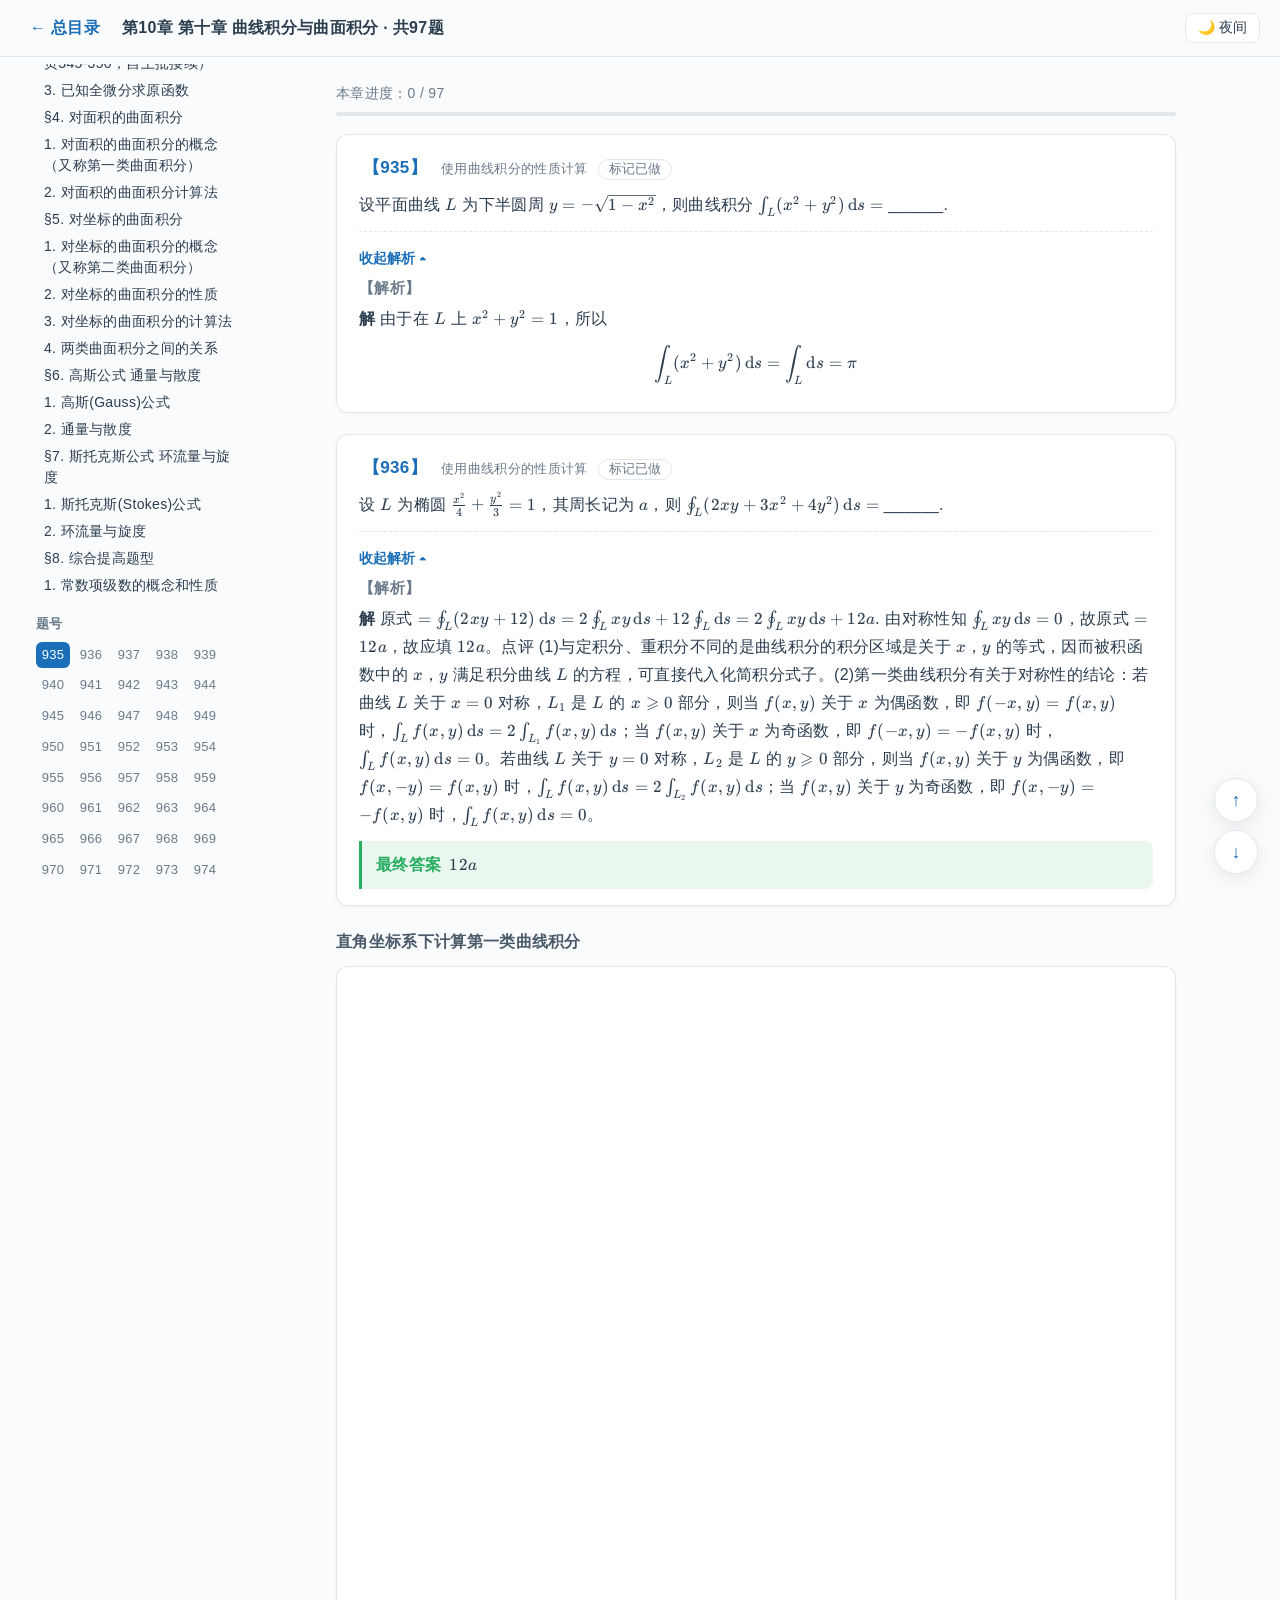
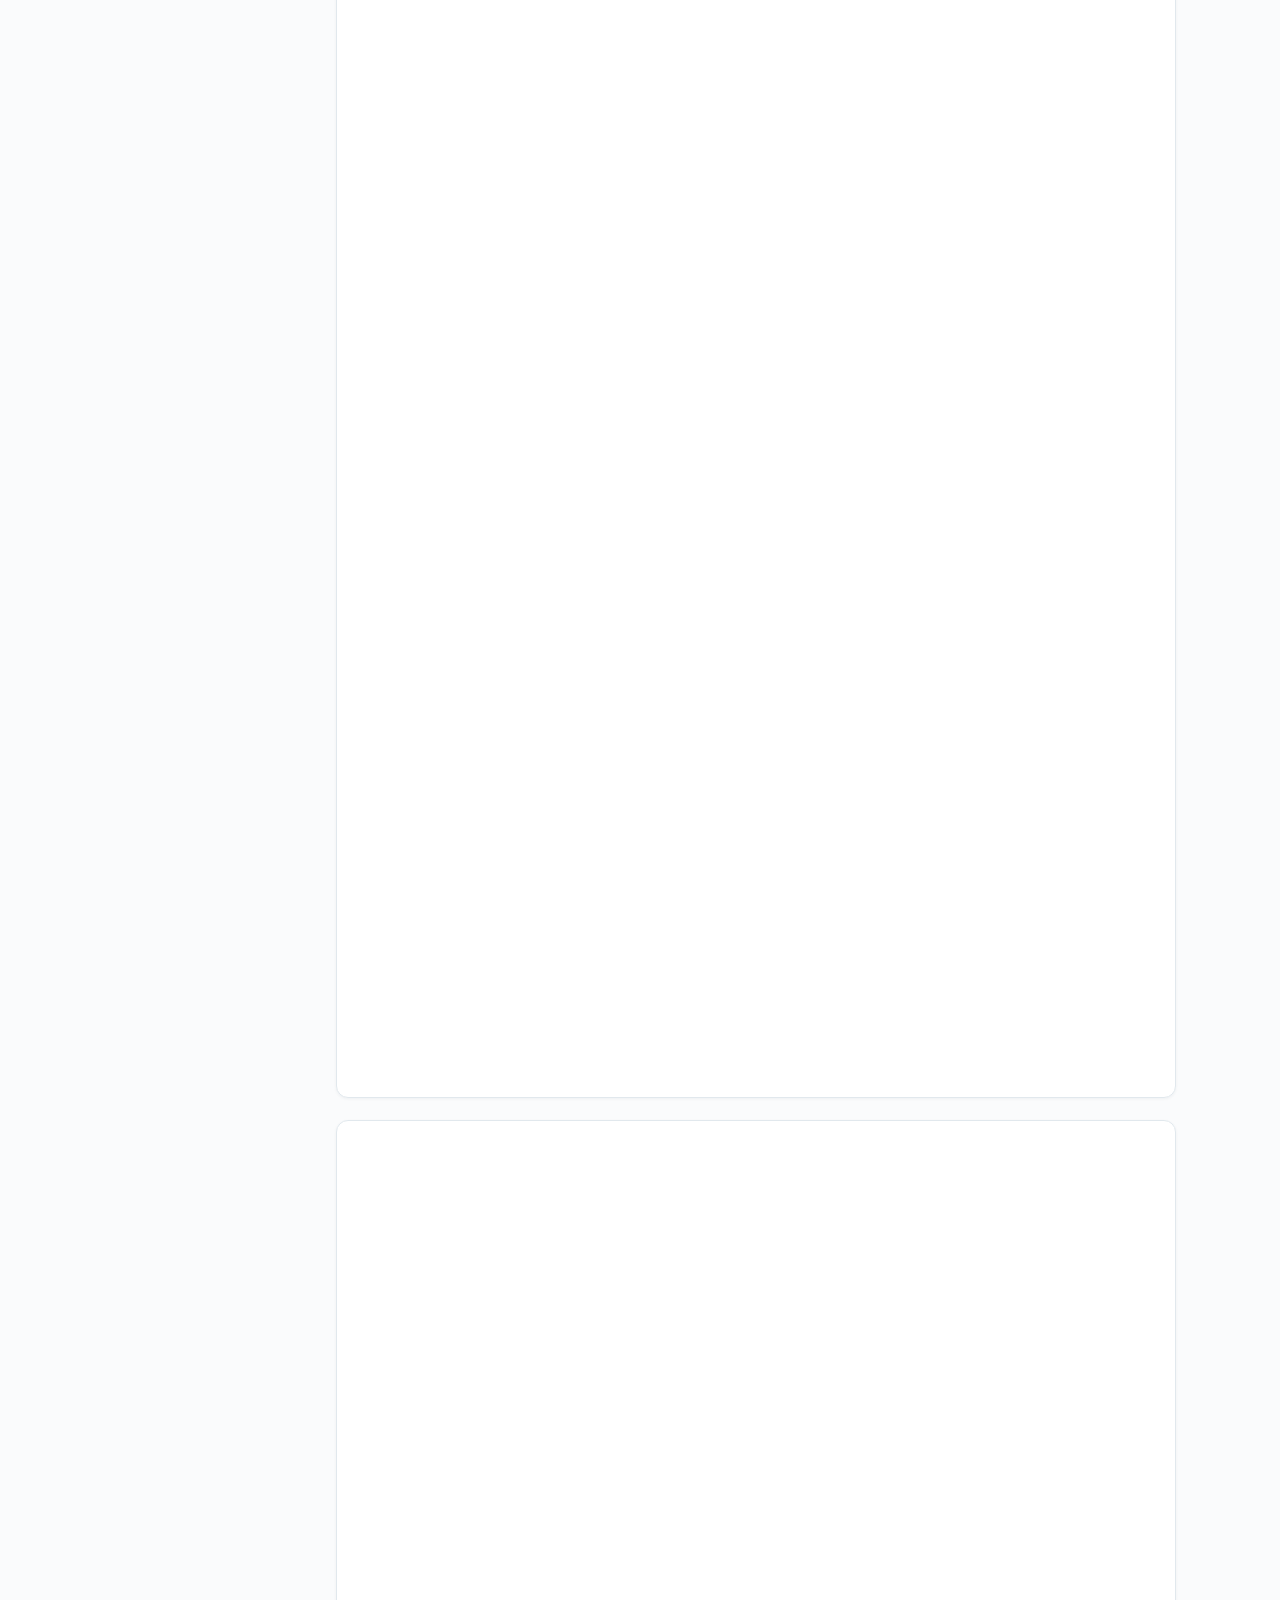
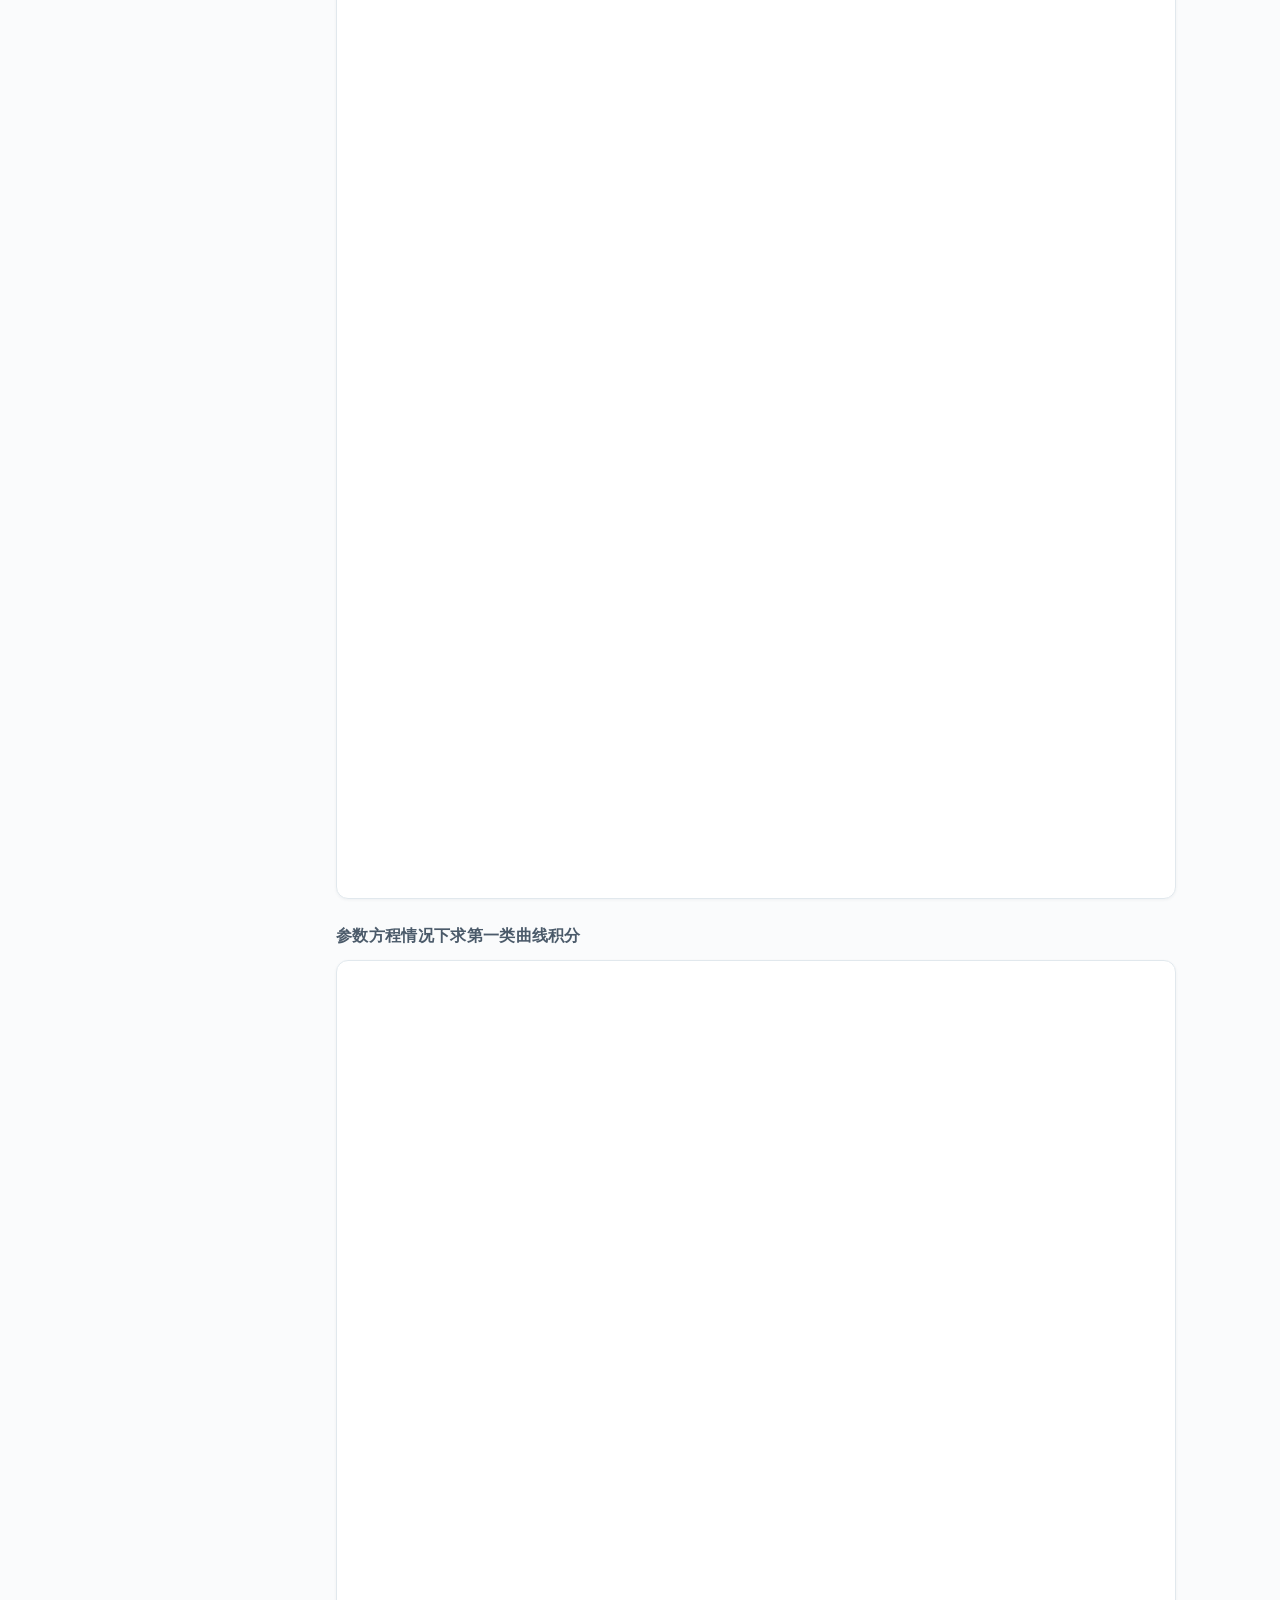
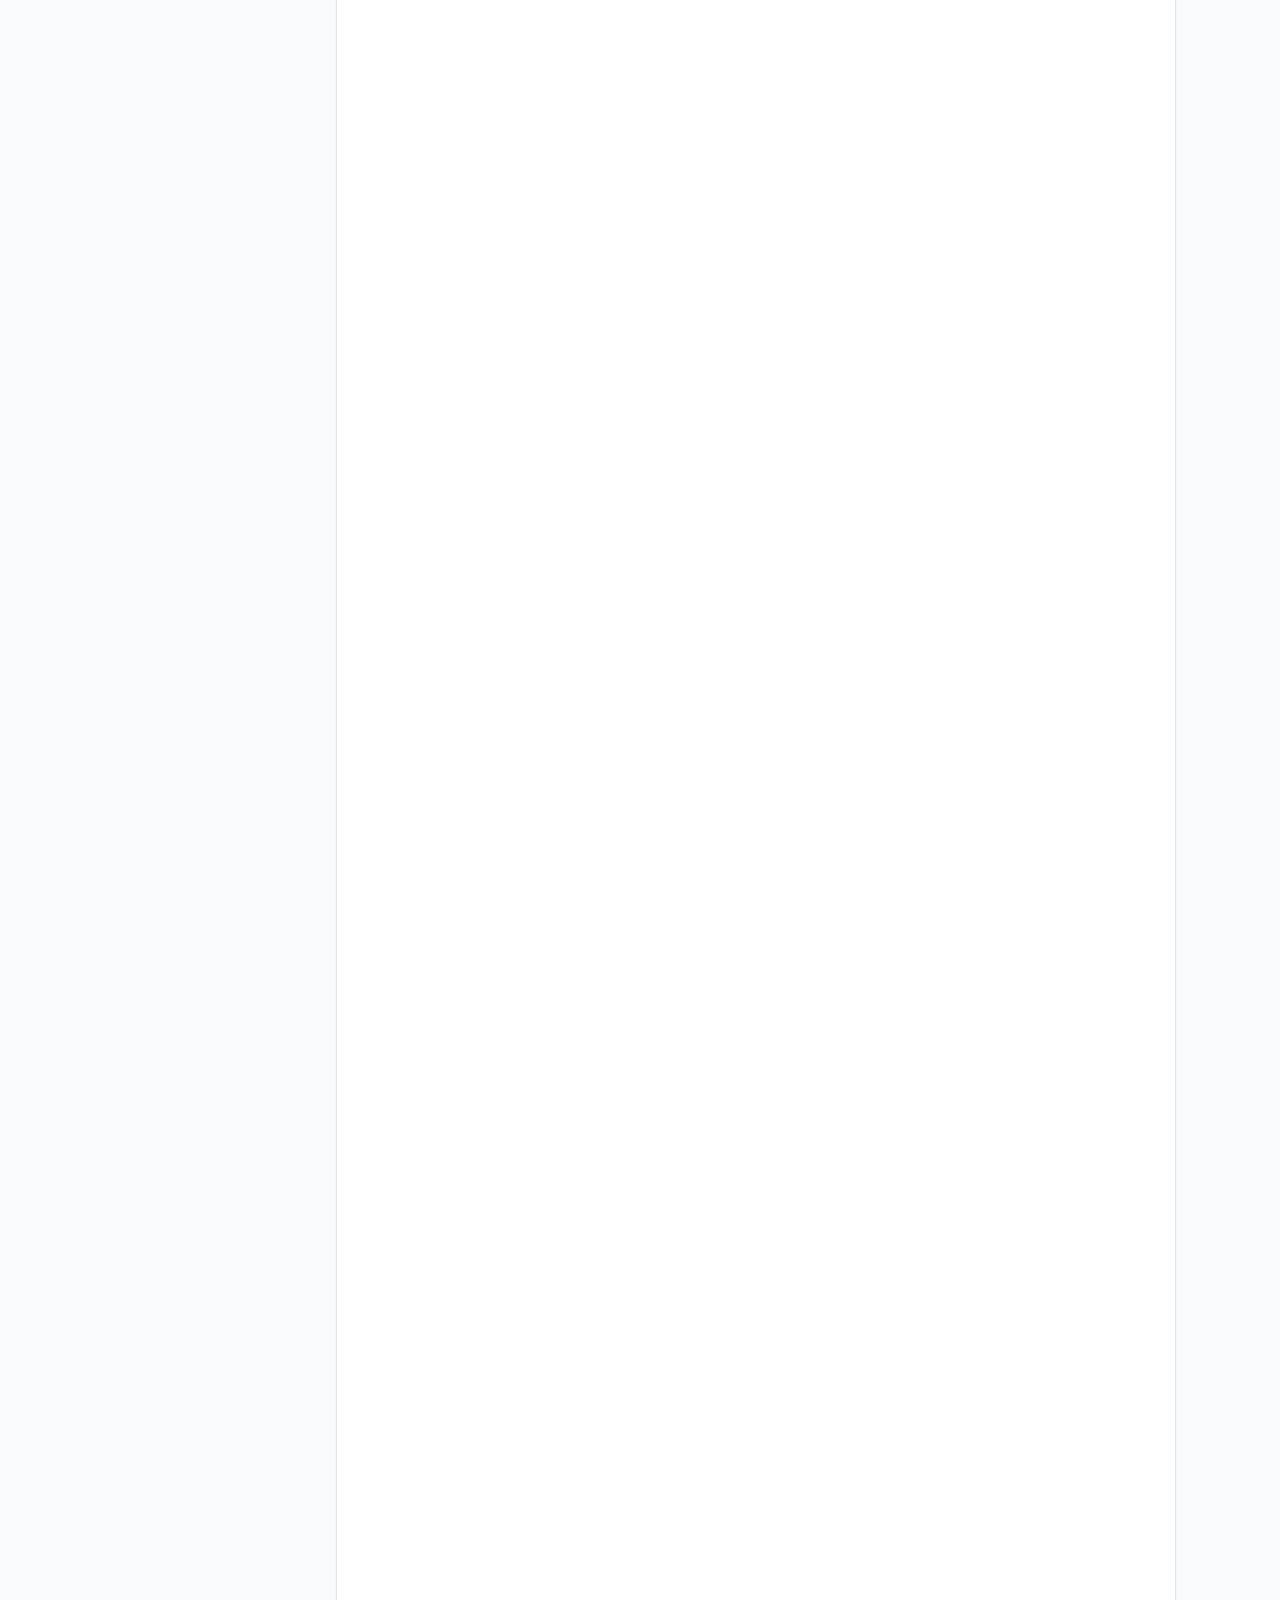
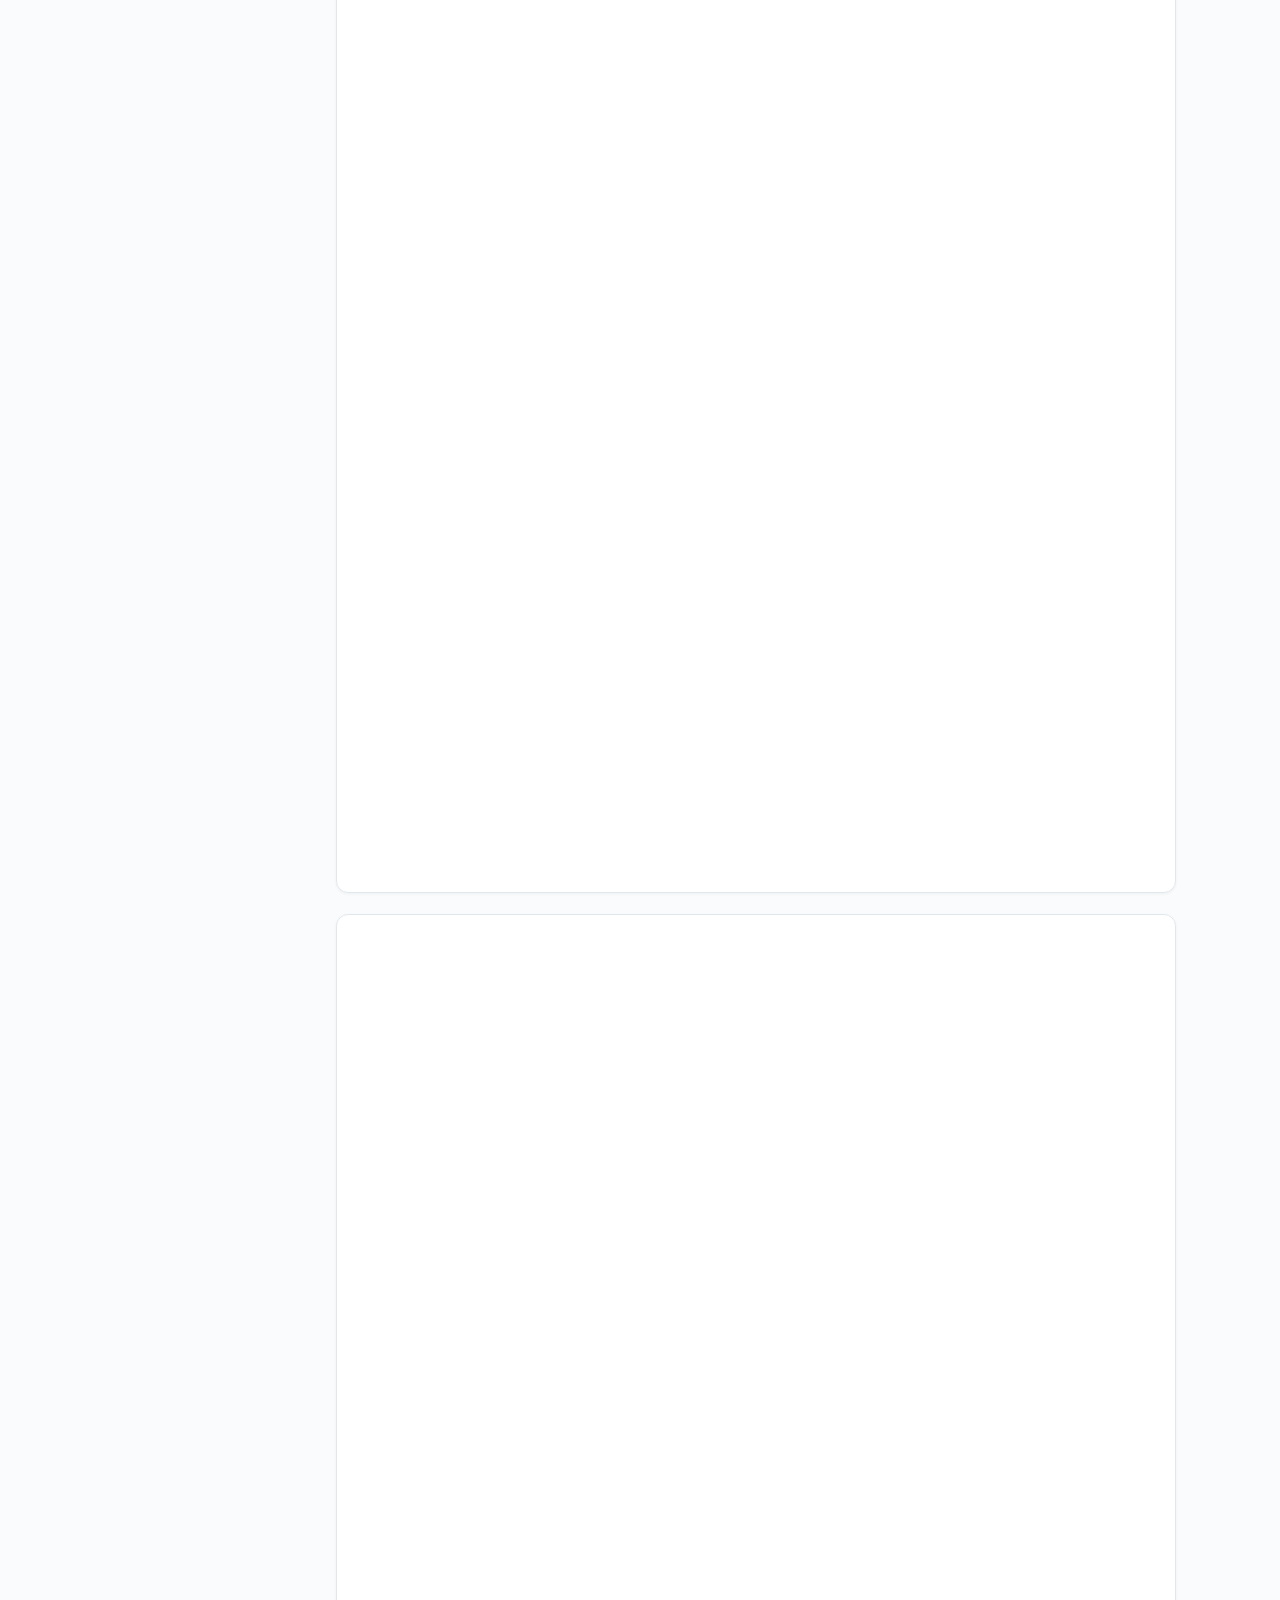
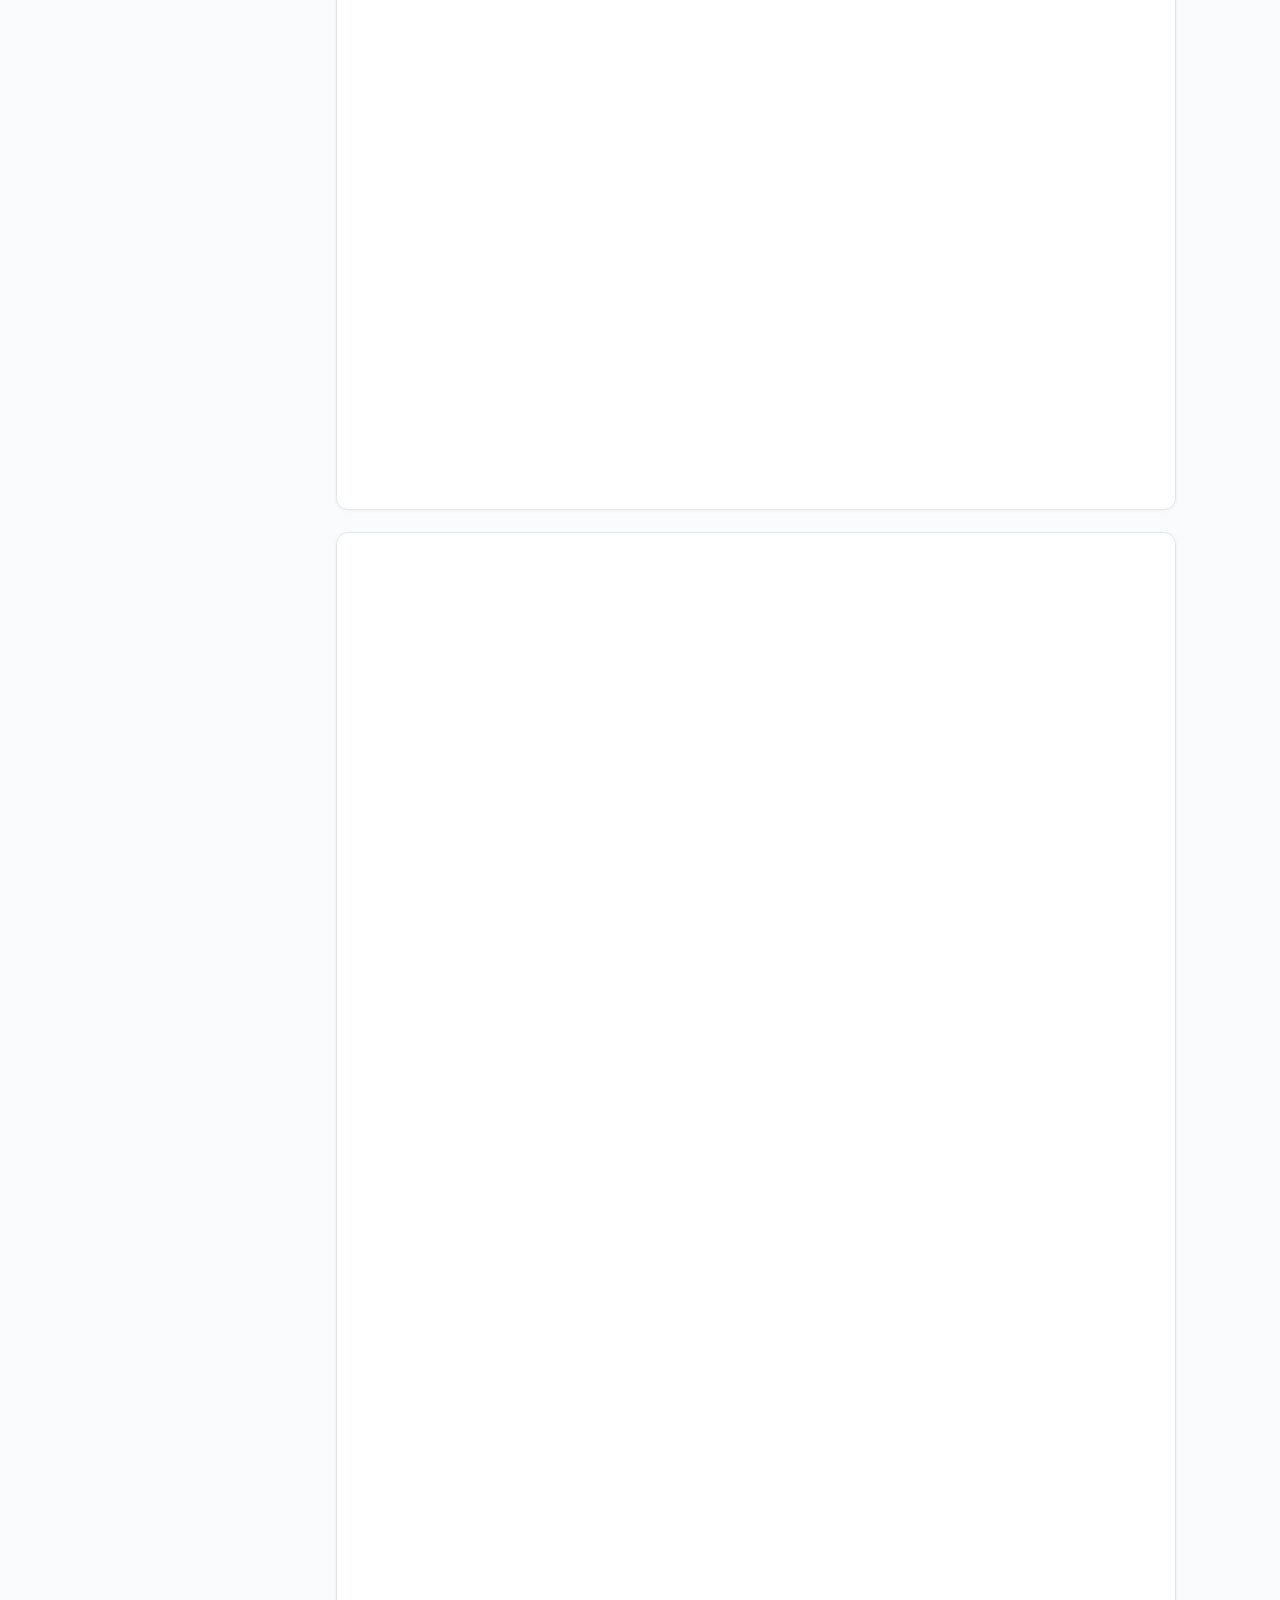
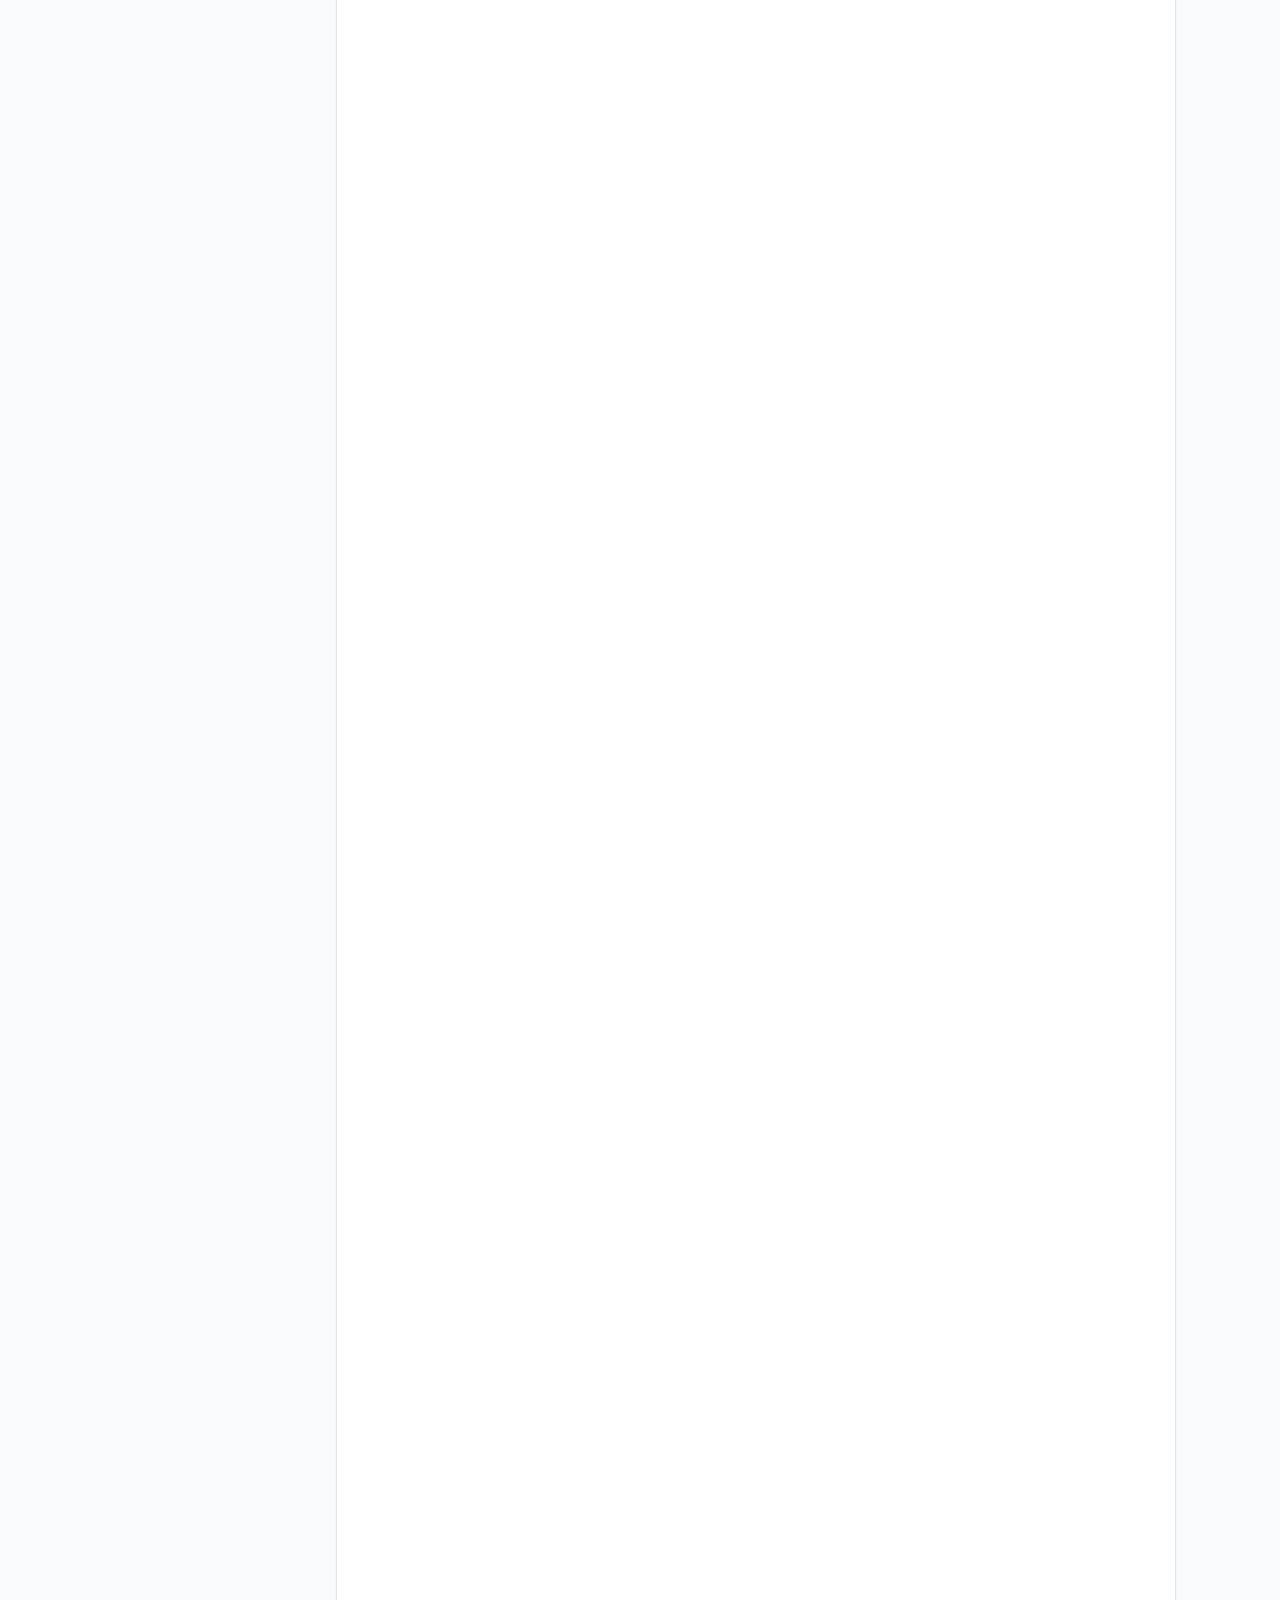
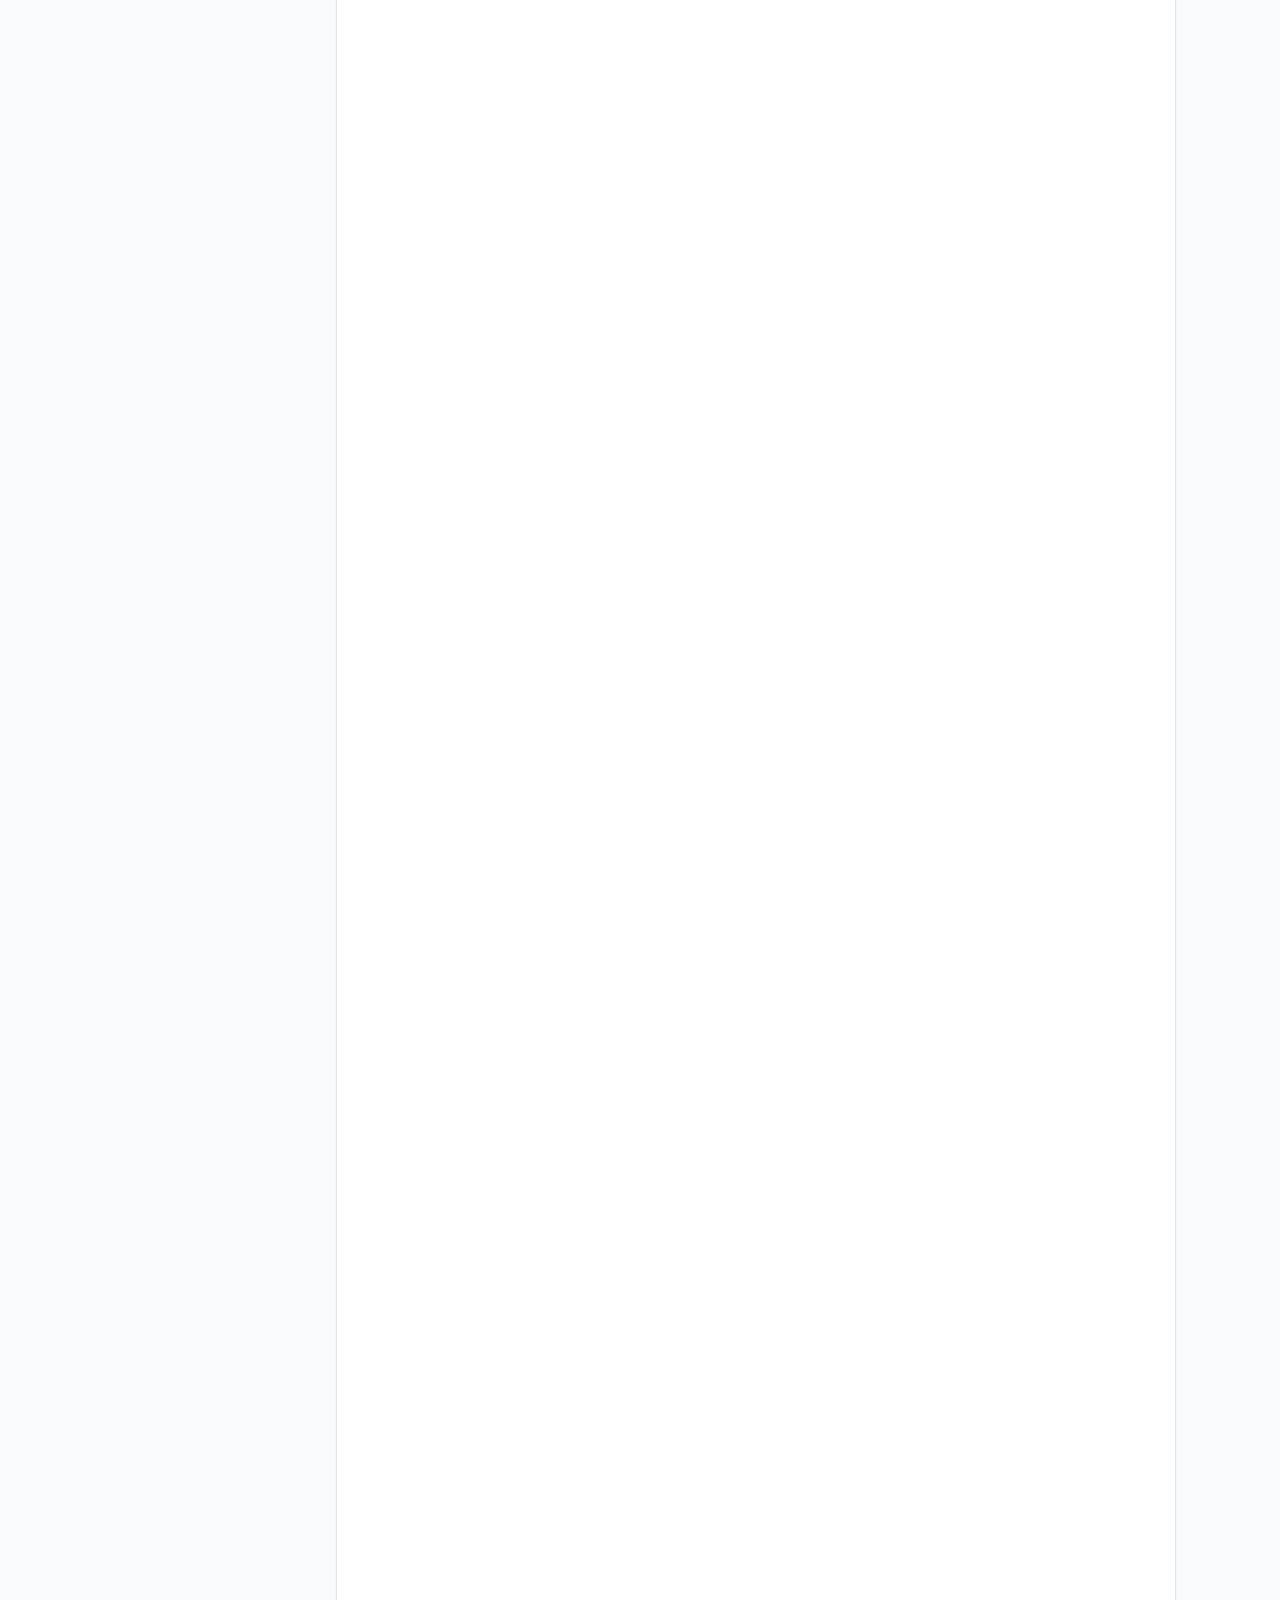
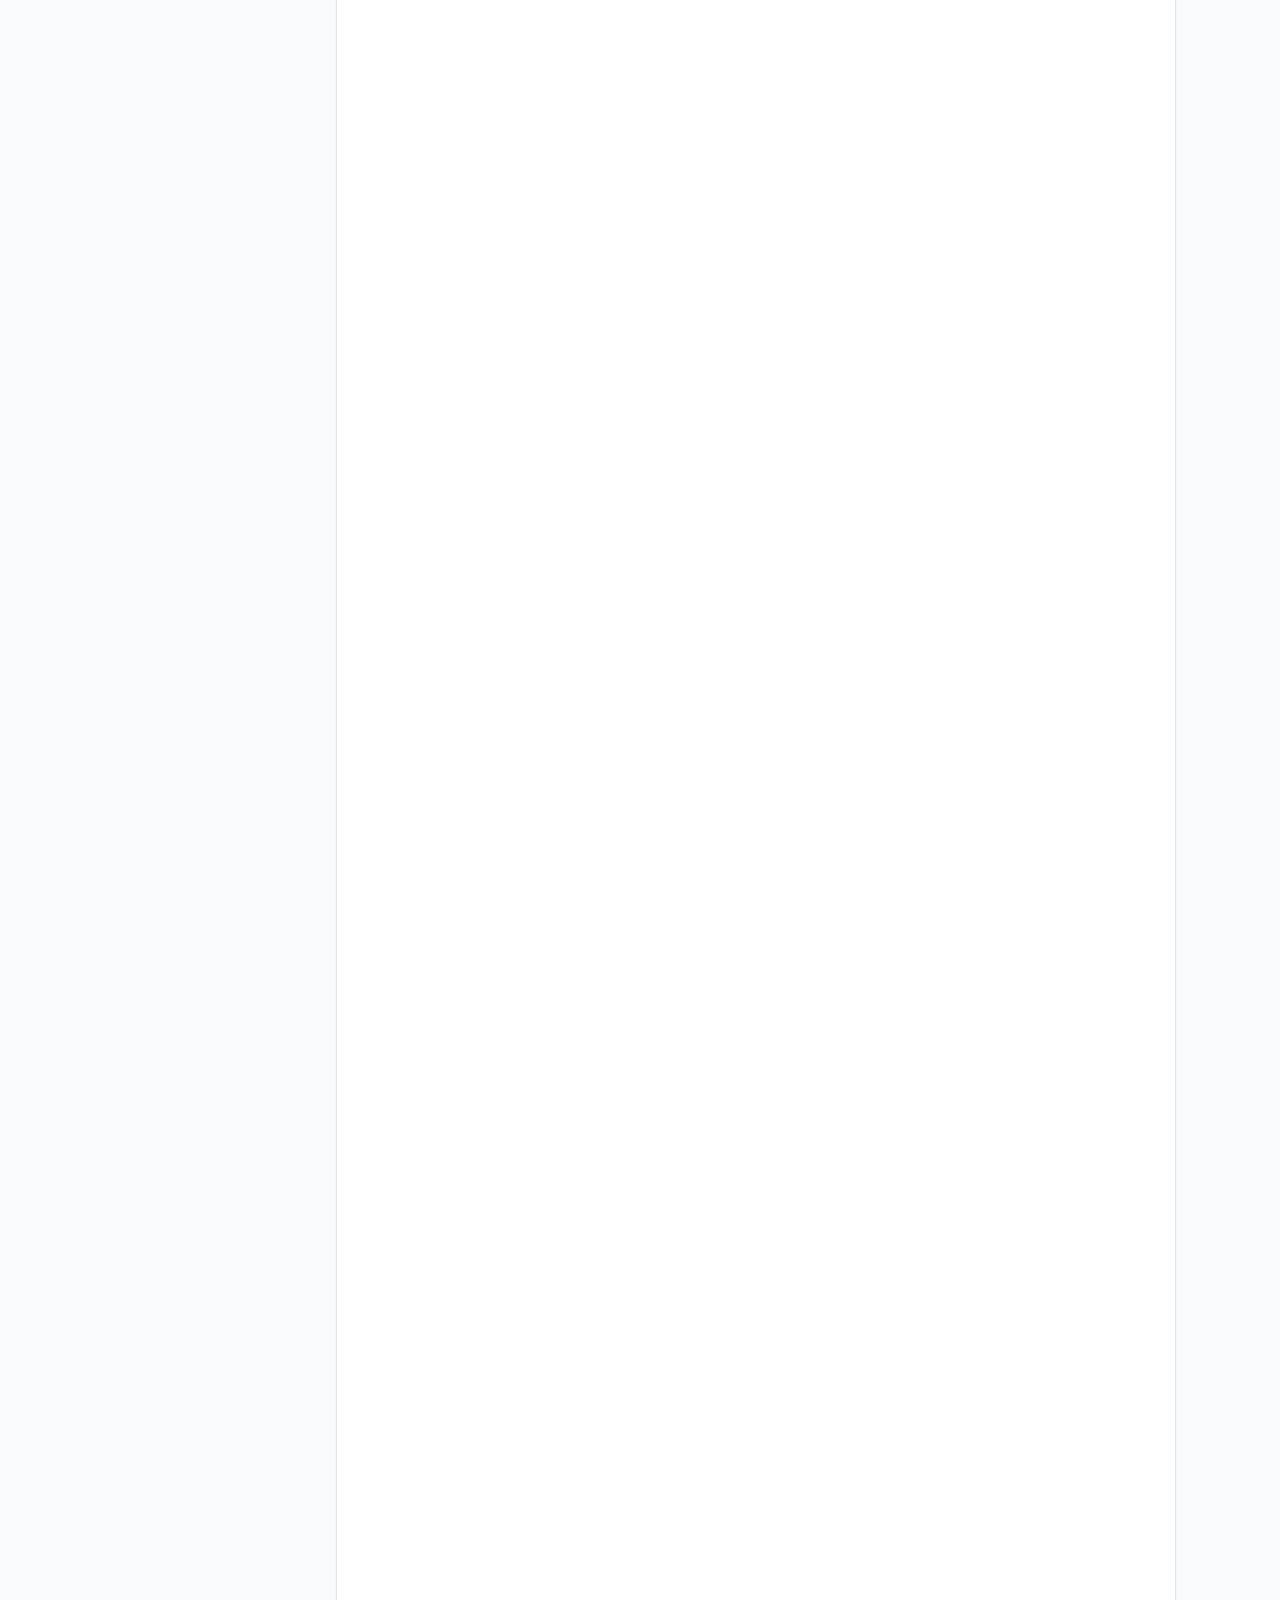
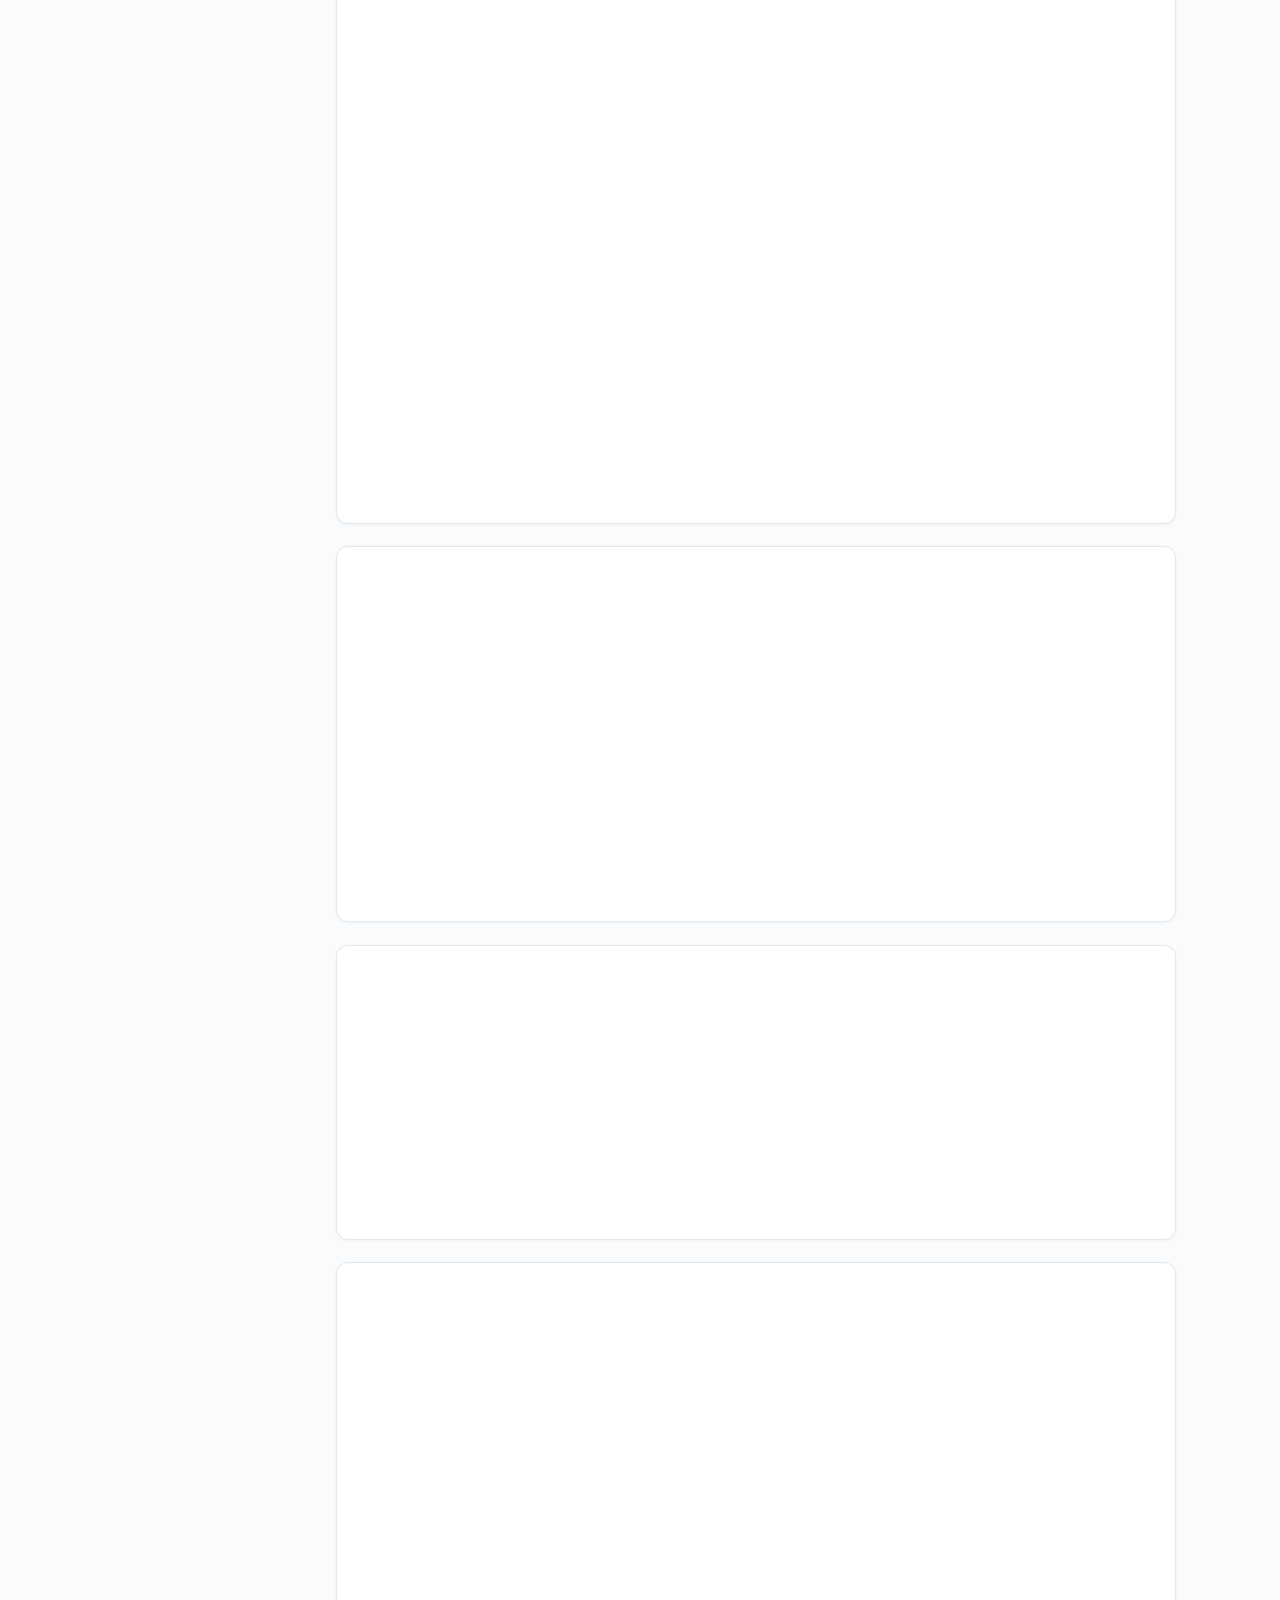
<file: chapters/chapter-10.html>
<!DOCTYPE html>
<html lang="zh-CN">
<head>
<meta charset="UTF-8">
<meta name="viewport" content="width=device-width, initial-scale=1.0">
<title>第10章 第十章 曲线积分与曲面积分 · 吉米多维奇高等数学刷题版</title>
<meta name="description" content="吉米多维奇高等数学习题精选精解第10章第十章 曲线积分与曲面积分题目与详解，共97题">
<link rel="stylesheet" href="../assets/katex/katex.min.css">
<link rel="stylesheet" href="../assets/style.css">
<script defer src="../assets/katex/katex.min.js"></script>
<script defer src="../assets/katex/auto-render.min.js"></script>
<script defer src="../assets/script.js"></script>
</head>
<body data-chapter="10" data-lazy="1">
<header class="topbar">
  <a class="back" href="../index.html">← 总目录</a>
  <button class="icon-btn sidebar-toggle" id="sidebar-toggle">☰ 目录</button>
  <span class="title">第10章 第十章 曲线积分与曲面积分 · 共97题</span>
  <button class="icon-btn" id="theme-btn">🌙 夜间</button>
</header>
<div class="sidebar-mask" id="sidebar-mask"></div>
<div class="layout">
<nav class="sidebar" id="sidebar">
<h3>本章节选</h3>
<a class="sec" href="#sec-s1">§2. 对坐标的曲线积分</a>
<a class="sec" href="#sec-s2">§3. 格林公式及其应用</a>
<a class="sec" href="#sec-s3">§3. 格林公式及其应用（本批页345-350，自上批接续）</a>
<a class="sec" href="#sec-s4">3. 已知全微分求原函数</a>
<a class="sec" href="#sec-s5">§4. 对面积的曲面积分</a>
<a class="sec" href="#sec-s6">1. 对面积的曲面积分的概念（又称第一类曲面积分）</a>
<a class="sec" href="#sec-s7">2. 对面积的曲面积分计算法</a>
<a class="sec" href="#sec-s8">§5. 对坐标的曲面积分</a>
<a class="sec" href="#sec-s9">1. 对坐标的曲面积分的概念（又称第二类曲面积分）</a>
<a class="sec" href="#sec-s10">2. 对坐标的曲面积分的性质</a>
<a class="sec" href="#sec-s11">3. 对坐标的曲面积分的计算法</a>
<a class="sec" href="#sec-s12">4. 两类曲面积分之间的关系</a>
<a class="sec" href="#sec-s13">§6. 高斯公式  通量与散度</a>
<a class="sec" href="#sec-s14">1. 高斯(Gauss)公式</a>
<a class="sec" href="#sec-s15">2. 通量与散度</a>
<a class="sec" href="#sec-s16">§7. 斯托克斯公式  环流量与旋度</a>
<a class="sec" href="#sec-s17">1. 斯托克斯(Stokes)公式</a>
<a class="sec" href="#sec-s18">2. 环流量与旋度</a>
<a class="sec" href="#sec-s19">§8. 综合提高题型</a>
<a class="sec" href="#sec-s20">1. 常数项级数的概念和性质</a>
<h3>题号</h3><div class="qindex">
<a href="#q935" id="qi935">935</a>
<a href="#q936" id="qi936">936</a>
<a href="#q937" id="qi937">937</a>
<a href="#q938" id="qi938">938</a>
<a href="#q939" id="qi939">939</a>
<a href="#q940" id="qi940">940</a>
<a href="#q941" id="qi941">941</a>
<a href="#q942" id="qi942">942</a>
<a href="#q943" id="qi943">943</a>
<a href="#q944" id="qi944">944</a>
<a href="#q945" id="qi945">945</a>
<a href="#q946" id="qi946">946</a>
<a href="#q947" id="qi947">947</a>
<a href="#q948" id="qi948">948</a>
<a href="#q949" id="qi949">949</a>
<a href="#q950" id="qi950">950</a>
<a href="#q951" id="qi951">951</a>
<a href="#q952" id="qi952">952</a>
<a href="#q953" id="qi953">953</a>
<a href="#q954" id="qi954">954</a>
<a href="#q955" id="qi955">955</a>
<a href="#q956" id="qi956">956</a>
<a href="#q957" id="qi957">957</a>
<a href="#q958" id="qi958">958</a>
<a href="#q959" id="qi959">959</a>
<a href="#q960" id="qi960">960</a>
<a href="#q961" id="qi961">961</a>
<a href="#q962" id="qi962">962</a>
<a href="#q963" id="qi963">963</a>
<a href="#q964" id="qi964">964</a>
<a href="#q965" id="qi965">965</a>
<a href="#q966" id="qi966">966</a>
<a href="#q967" id="qi967">967</a>
<a href="#q968" id="qi968">968</a>
<a href="#q969" id="qi969">969</a>
<a href="#q970" id="qi970">970</a>
<a href="#q971" id="qi971">971</a>
<a href="#q972" id="qi972">972</a>
<a href="#q973" id="qi973">973</a>
<a href="#q974" id="qi974">974</a>
<a href="#q975" id="qi975">975</a>
<a href="#q976" id="qi976">976</a>
<a href="#q977" id="qi977">977</a>
<a href="#q978" id="qi978">978</a>
<a href="#q979" id="qi979">979</a>
<a href="#q980" id="qi980">980</a>
<a href="#q981" id="qi981">981</a>
<a href="#q982" id="qi982">982</a>
<a href="#q983" id="qi983">983</a>
<a href="#q984" id="qi984">984</a>
<a href="#q985" id="qi985">985</a>
<a href="#q986" id="qi986">986</a>
<a href="#q987" id="qi987">987</a>
<a href="#q988" id="qi988">988</a>
<a href="#q989" id="qi989">989</a>
<a href="#q990" id="qi990">990</a>
<a href="#q991" id="qi991">991</a>
<a href="#q992" id="qi992">992</a>
<a href="#q993" id="qi993">993</a>
<a href="#q994" id="qi994">994</a>
<a href="#q995" id="qi995">995</a>
<a href="#q996" id="qi996">996</a>
<a href="#q997" id="qi997">997</a>
<a href="#q998" id="qi998">998</a>
<a href="#q999" id="qi999">999</a>
<a href="#q1000" id="qi1000">1000</a>
<a href="#q1001" id="qi1001">1001</a>
<a href="#q1002" id="qi1002">1002</a>
<a href="#q1003" id="qi1003">1003</a>
<a href="#q1004" id="qi1004">1004</a>
<a href="#q1005" id="qi1005">1005</a>
<a href="#q1006" id="qi1006">1006</a>
<a href="#q1007" id="qi1007">1007</a>
<a href="#q1008" id="qi1008">1008</a>
<a href="#q1009" id="qi1009">1009</a>
<a href="#q1010" id="qi1010">1010</a>
<a href="#q1011" id="qi1011">1011</a>
<a href="#q1012" id="qi1012">1012</a>
<a href="#q1013" id="qi1013">1013</a>
<a href="#q1014" id="qi1014">1014</a>
<a href="#q1015" id="qi1015">1015</a>
<a href="#q1016" id="qi1016">1016</a>
<a href="#q1017" id="qi1017">1017</a>
<a href="#q1018" id="qi1018">1018</a>
<a href="#q1019" id="qi1019">1019</a>
<a href="#q1020" id="qi1020">1020</a>
<a href="#q1021" id="qi1021">1021</a>
<a href="#q1022" id="qi1022">1022</a>
<a href="#q1023" id="qi1023">1023</a>
<a href="#q1024" id="qi1024">1024</a>
<a href="#q1025" id="qi1025">1025</a>
<a href="#q1026" id="qi1026">1026</a>
<a href="#q1027" id="qi1027">1027</a>
<a href="#q1028" id="qi1028">1028</a>
<a href="#q1029" id="qi1029">1029</a>
<a href="#q1030" id="qi1030">1030</a>
<a href="#q1031" id="qi1031">1031</a>
</div></nav>
<main class="main">
<div class="ch-progress-wrap" style="margin-bottom:18px;color:var(--text-soft);font-size:14px;">
  本章进度：<span id="ch-progress-text">0 / 97</span>
  <div class="progress-bar" id="ch-progress" data-ch-count="97" style="margin:6px 0 0;"><i></i></div>
</div>
<article class="problem" id="q935">
<div class="q-head">
<span class="q-no" data-n="935">【935】</span>
<span class="q-group">使用曲线积分的性质计算</span>
<button class="done-btn" type="button">标记已做</button>
</div>
<div class="q-stem">设平面曲线 $L$ 为下半圆周 $y=-\sqrt{1-x^2}$，则曲线积分 $\int_L (x^2+y^2)\,\mathrm{d}s=$ ______.</div>

<hr class="div">
<button class="solution-toggle" type="button">收起解析 ▴</button>
<div class="solution">
<div class="sol-label">【解析】</div>
<div class="sol-body"><strong>解</strong> 由于在 $L$ 上 $x^2+y^2=1$，所以 $$\int_L (x^2+y^2)\,\mathrm{d}s=\int_L \mathrm{d}s=\pi$$</div>

</div>
</article>
<article class="problem" id="q936">
<div class="q-head">
<span class="q-no" data-n="936">【936】</span>
<span class="q-group">使用曲线积分的性质计算</span>
<button class="done-btn" type="button">标记已做</button>
</div>
<div class="q-stem">设 $L$ 为椭圆 $\frac{x^2}{4}+\frac{y^2}{3}=1$，其周长记为 $a$，则 $\oint_L (2xy+3x^2+4y^2)\,\mathrm{d}s=$ ______.</div>

<hr class="div">
<button class="solution-toggle" type="button">收起解析 ▴</button>
<div class="solution">
<div class="sol-label">【解析】</div>
<div class="sol-body"><strong>解</strong> 原式 $=\oint_L (2xy+12)\,\mathrm{d}s=2\oint_L xy\,\mathrm{d}s+12\oint_L \mathrm{d}s=2\oint_L xy\,\mathrm{d}s+12a.$ 由对称性知 $\oint_L xy\,\mathrm{d}s=0$，故原式 $=12a$，故应填 $12a$。点评 (1)与定积分、重积分不同的是曲线积分的积分区域是关于 $x$，$y$ 的等式，因而被积函数中的 $x$，$y$ 满足积分曲线 $L$ 的方程，可直接代入化简积分式子。(2)第一类曲线积分有关于对称性的结论：若曲线 $L$ 关于 $x=0$ 对称，$L_1$ 是 $L$ 的 $x\geqslant 0$ 部分，则当 $f(x,y)$ 关于 $x$ 为偶函数，即 $f(-x,y)=f(x,y)$ 时，$\int_L f(x,y)\,\mathrm{d}s=2\int_{L_1} f(x,y)\,\mathrm{d}s$；当 $f(x,y)$ 关于 $x$ 为奇函数，即 $f(-x,y)=-f(x,y)$ 时，$\int_L f(x,y)\,\mathrm{d}s=0$。若曲线 $L$ 关于 $y=0$ 对称，$L_2$ 是 $L$ 的 $y\geqslant 0$ 部分，则当 $f(x,y)$ 关于 $y$ 为偶函数，即 $f(x,-y)=f(x,y)$ 时，$\int_L f(x,y)\,\mathrm{d}s=2\int_{L_2} f(x,y)\,\mathrm{d}s$；当 $f(x,y)$ 关于 $y$ 为奇函数，即 $f(x,-y)=-f(x,y)$ 时，$\int_L f(x,y)\,\mathrm{d}s=0$。</div>
<div class="answer-line"><span class="ans-label">最终答案</span><span class="ans-body">$12a$</span></div>
</div>
</article>
<h3 class="grp-h">直角坐标系下计算第一类曲线积分</h3>
<article class="problem" id="q937">
<div class="q-head">
<span class="q-no" data-n="937">【937】</span>
<span class="q-group">直角坐标系下计算第一类曲线积分</span>
<button class="done-btn" type="button">标记已做</button>
</div>
<div class="q-stem">设 $L$ 是由点 $O(0,0)$ 经过点 $A(1,0)$ 到点 $B(0,1)$ 的折线，则曲线积分 $\int_L (x+y)\,\mathrm{d}s=$ ______.</div>

<hr class="div">
<button class="solution-toggle" type="button">收起解析 ▴</button>
<div class="solution">
<div class="sol-label">【解析】</div>
<div class="sol-body"><strong>解</strong> $$\int_L (x+y)\,\mathrm{d}s=\int_{\overline{OA}}(x+y)\,\mathrm{d}s+\int_{\overline{AB}}(x+y)\,\mathrm{d}s=\int_0^1 x\,\mathrm{d}x+\int_0^1 \sqrt{2}\,[x+(1-x)]\,\mathrm{d}x=\frac{1}{2}+\sqrt{2}.$$ 故应填 $\frac{1}{2}+\sqrt{2}$。</div>
<div class="answer-line"><span class="ans-label">最终答案</span><span class="ans-body">$\frac{1}{2}+\sqrt{2}$</span></div>
</div>
</article>
<article class="problem" id="q938">
<div class="q-head">
<span class="q-no" data-n="938">【938】</span>
<span class="q-group">直角坐标系下计算第一类曲线积分</span>
<button class="done-btn" type="button">标记已做</button>
</div>
<div class="q-stem">$\int_\Gamma x^2yz\,\mathrm{d}s$，其中 $\Gamma$ 为折线 $ABCD$，这里 $A$、$B$、$C$、$D$ 依次为点 $(0,0,0)$、$(0,0,2)$、$(1,0,2)$、$(1,3,2)$。</div>

<hr class="div">
<button class="solution-toggle" type="button">收起解析 ▴</button>
<div class="solution">
<div class="sol-label">【解析】</div>
<div class="sol-body"><strong>解</strong> $\int_{\overline{AB}} x^2yz\,\mathrm{d}s=\int_0^2 0\cdot \mathrm{d}t=0$，$\int_{\overline{BC}} x^2yz\,\mathrm{d}s=\int_0^1 0\cdot \mathrm{d}t=0$，$\int_{\overline{CD}} x^2yz\,\mathrm{d}s=\int_0^3 2t\sqrt{0+1+0}\,\mathrm{d}t=t^2\Big|_0^3=9$，故 $\int_\Gamma x^2yz\,\mathrm{d}s=\Big(\int_{\overline{AB}}+\int_{\overline{BC}}+\int_{\overline{CD}}\Big)x^2yz\,\mathrm{d}s=0+0+9=9$。</div>

</div>
</article>
<h3 class="grp-h">参数方程情况下求第一类曲线积分</h3>
<article class="problem" id="q939">
<div class="q-head">
<span class="q-no" data-n="939">【939】</span>
<span class="q-group">参数方程情况下求第一类曲线积分</span>
<button class="done-btn" type="button">标记已做</button>
</div>
<div class="q-stem">计算 $I=\int_L x\,\mathrm{d}s$，其中 $L$ 为双曲线 $xy=1$ 从点 $\left(\frac{1}{2},2\right)$ 至点 $(1,1)$ 的弧段。</div>

<hr class="div">
<button class="solution-toggle" type="button">收起解析 ▴</button>
<div class="solution">
<div class="sol-label">【解析】</div>
<div class="sol-body"><strong>解</strong> $L$ 为 $x=\frac{1}{y}$，$1\leqslant y\leqslant 2$。以 $y$ 为积分变量易得：$$\int_L x\,\mathrm{d}s=\int_1^2 \frac{1}{y}\sqrt{1+(x')^2}\,\mathrm{d}y=\int_1^2 \frac{\sqrt{1+y^4}}{y^3}\,\mathrm{d}y=-\frac{1}{2}\int_1^2 \sqrt{1+y^4}\,\mathrm{d}\Big(\frac{1}{y^2}\Big)=-\frac{1}{2}\Big[\frac{\sqrt{1+y^4}}{y^2}\Big|_1^2-\int_1^2 \frac{1}{y^2}\cdot\frac{2y^3}{\sqrt{1+y^4}}\,\mathrm{d}y\Big]=\frac{\sqrt{2}}{2}-\frac{\sqrt{17}}{8}+\int_1^2 \frac{y}{\sqrt{1+y^4}}\,\mathrm{d}y=\frac{\sqrt{2}}{2}-\frac{\sqrt{17}}{8}+\frac{1}{2}\int_1^2 \frac{1}{\sqrt{1+y^4}}\,\mathrm{d}y^2=\frac{\sqrt{2}}{2}-\frac{\sqrt{17}}{8}+\frac{1}{2}\ln\frac{4+\sqrt{17}}{1+\sqrt{2}}.$$ 点评 本题若以 $x$ 为积分变量，则对 $I$ 直接积分不容易，此时还需作代换 $x=\frac{1}{y}$，即为以上积分，读者可以自己试试。</div>

</div>
</article>
<article class="problem" id="q940">
<div class="q-head">
<span class="q-no" data-n="940">【940】</span>
<span class="q-group">参数方程情况下求第一类曲线积分</span>
<button class="done-btn" type="button">标记已做</button>
</div>
<div class="q-stem">$\oint_L (x^2+y^2)^n\,\mathrm{d}s$，其中 $L$ 为圆周 $x=a\cos t$，$y=a\sin t$（$0\leqslant t\leqslant 2\pi$）。</div>

<hr class="div">
<button class="solution-toggle" type="button">收起解析 ▴</button>
<div class="solution">
<div class="sol-label">【解析】</div>
<div class="sol-body"><strong>解</strong> $$\oint_L (x^2+y^2)^n\,\mathrm{d}s=\int_0^{2\pi}\left(a^2\cos^2 t+a^2\sin^2 t\right)^n\sqrt{(-a\sin t)^2+(a\cos t)^2}\,\mathrm{d}t=\int_0^{2\pi}a^{2n+1}\,\mathrm{d}t=2\pi a^{2n+1}.$$</div>

</div>
</article>
<article class="problem" id="q941">
<div class="q-head">
<span class="q-no" data-n="941">【941】</span>
<span class="q-group">参数方程情况下求第一类曲线积分</span>
<button class="done-btn" type="button">标记已做</button>
</div>
<div class="q-stem">求摆线 $\begin{cases}x=1-\cos t\\ y=t-\sin t\end{cases}$ 一拱（$0\leqslant t\leqslant 2\pi$）的弧长。</div>

<hr class="div">
<button class="solution-toggle" type="button">收起解析 ▴</button>
<div class="solution">
<div class="sol-label">【解析】</div>
<div class="sol-body"><strong>解</strong> $\frac{\mathrm{d}x}{\mathrm{d}t}=\sin t$，$\frac{\mathrm{d}y}{\mathrm{d}t}=1-\cos t$，所以 $\mathrm{d}s=\sqrt{\sin^2 t+(1-\cos t)^2}\,\mathrm{d}t=\sqrt{2(1-\cos t)}\,\mathrm{d}t=2\sin\frac{t}{2}\,\mathrm{d}t$（$0\leqslant t\leqslant 2\pi$）。从而 $s=\int_0^{2\pi}2\sin\frac{t}{2}\,\mathrm{d}t=8$。点评 对弧长的曲线积分的计算方法是把它化为参变量的定积分计算。具体步骤为：(1)画出积分路径的图形；(2)把路径 $\widehat{AB}$ 参数式写出来：$x=\varphi(t)$，$y=\psi(t)$，$\alpha\leqslant t\leqslant\beta$；(3)将 $\mathrm{d}s$ 写成参变量的积分式，即 $\int_L f(x,y)\,\mathrm{d}s=\int_\alpha^\beta f[\varphi(t),\psi(t)]\sqrt{\varphi'^2(t)+\psi'^2(t)}\,\mathrm{d}t$。注意参数大的作为上限，小的作为下限。当曲线是用直角坐标 $y=f(x)$，$a\leqslant x\leqslant b$ 表示时，把 $x$ 作为参数，则 $\mathrm{d}s=\sqrt{1+f'^2(x)}\,\mathrm{d}x$；当曲线是用极坐标 $\rho=\rho(\theta)$，$\alpha\leqslant\theta\leqslant\beta$ 表示时，化为以 $\theta$ 为参数的参数方程：$x=\rho(\theta)\cos\theta$，$y=\rho(\theta)\sin\theta$，$\alpha\leqslant\theta\leqslant\beta$，则 $\mathrm{d}s=\sqrt{\rho^2(\theta)+\rho'^2(\theta)}\,\mathrm{d}\theta$。</div>

</div>
</article>
<article class="problem" id="q942">
<div class="q-head">
<span class="q-no" data-n="942">【942】</span>
<span class="q-group">参数方程情况下求第一类曲线积分</span>
<button class="done-btn" type="button">标记已做</button>
</div>
<div class="q-stem">$\int_L y^2\,\mathrm{d}s$，其中 $L$ 为摆线的一拱 $x=a(t-\sin t)$，$y=a(1-\cos t)$（$0\leqslant t\leqslant 2\pi$）。</div>

<hr class="div">
<button class="solution-toggle" type="button">收起解析 ▴</button>
<div class="solution">
<div class="sol-label">【解析】</div>
<div class="sol-body"><strong>解</strong> $$\int_L y^2\,\mathrm{d}s=\int_0^{2\pi}a^2(1-\cos t)^2\sqrt{[a(t-\sin t)']^2+[a(1-\cos t)']^2}\,\mathrm{d}t=\int_0^{2\pi}a^2(1-\cos t)^2\sqrt{2}\,a(1-\cos t)^{\frac{1}{2}}\,\mathrm{d}t=\sqrt{2}\,a^3\int_0^{2\pi}(1-\cos t)^{\frac{5}{2}}\,\mathrm{d}t$$ $$=\sqrt{2}\,a^3\int_0^{2\pi}4\sqrt{2}\,\sin^5\frac{t}{2}\,\mathrm{d}t=8a^3\int_0^{2\pi}\sin^4\frac{t}{2}\sin\frac{t}{2}\,\mathrm{d}t=-16a^3\int_0^{2\pi}\Big(1-\cos^2\frac{t}{2}\Big)^2\,\mathrm{d}\Big(\cos\frac{t}{2}\Big)=\frac{256}{15}a^3.$$</div>

</div>
</article>
<article class="problem" id="q943">
<div class="q-head">
<span class="q-no" data-n="943">【943】</span>
<span class="q-group">参数方程情况下求第一类曲线积分</span>
<button class="done-btn" type="button">标记已做</button>
</div>
<div class="q-stem">$\int_L (x^2+y^2)\,\mathrm{d}s$，其中 $L$ 为曲线 $x=a(\cos t+t\sin t)$，$y=a(\sin t-t\cos t)$（$0\leqslant t\leqslant 2\pi$）。</div>

<hr class="div">
<button class="solution-toggle" type="button">收起解析 ▴</button>
<div class="solution">
<div class="sol-label">【解析】</div>
<div class="sol-body"><strong>解</strong> $\mathrm{d}s=\sqrt{\Big(\frac{\mathrm{d}x}{\mathrm{d}t}\Big)^2+\Big(\frac{\mathrm{d}y}{\mathrm{d}t}\Big)^2}\,\mathrm{d}t=\sqrt{(at\cos t)^2+(at\sin t)^2}\,\mathrm{d}t=at\,\mathrm{d}t$，$$\int_L (x^2+y^2)\,\mathrm{d}s=\int_0^{2\pi}\left[a^2(\cos t+t\sin t)^2+a^2(\sin t-t\cos t)^2\right]at\,\mathrm{d}t=\int_0^{2\pi}a^3(1+t^2)t\,\mathrm{d}t=2\pi^2a^3(1+2\pi^2).$$</div>

</div>
</article>
<article class="problem" id="q944">
<div class="q-head">
<span class="q-no" data-n="944">【944】</span>
<span class="q-group">参数方程情况下求第一类曲线积分</span>
<button class="done-btn" type="button">标记已做</button>
</div>
<div class="q-stem">计算 $I=\oint_L \mathrm{e}^{\sqrt{x^2+y^2}}\,\mathrm{d}s$，其中 $L$ 为由圆周 $x^2+y^2=a^2$，直线 $y=x$ 及 $x$ 轴在第一象限中所围图形的边界。</div>
<div class="figure-note">图 944：第一象限内，x 轴正方向上有原点 O 与点 A(a,0)，过 O 的直线 y=x 向右上方延伸，圆 x²+y²=a² 的弧从 A(a,0) 连到直线 y=x 上的点 B(√2/2·a, √2/2·a)；边界由 x 轴上线段 OA、圆弧 AB、沿 y=x 的线段 BO 围成。</div>
<hr class="div">
<button class="solution-toggle" type="button">收起解析 ▴</button>
<div class="solution">
<div class="sol-label">【解析】</div>
<div class="sol-body"><strong>解</strong> 积分曲线如图 944 所示。$\oint_L \mathrm{e}^{\sqrt{x^2+y^2}}\,\mathrm{d}s=\int_{\overline{OA}}+\int_{\widehat{AB}}+\int_{\overline{BO}}$，其中 $\overline{OA}:y=0$，$0\leqslant x\leqslant a$；$\widehat{AB}:x=a\cos t$，$y=a\sin t$，$0\leqslant t\leqslant\frac{\pi}{4}$；$\overline{BO}:y=x$，$0\leqslant x\leqslant\frac{\sqrt{2}}{2}a$。所以，$I=\oint_L \mathrm{e}^{\sqrt{x^2+y^2}}\,\mathrm{d}s=\int_0^a \mathrm{e}^x\,\mathrm{d}x+\int_0^{\frac{\pi}{4}}\mathrm{e}^a\,\mathrm{d}t+\int_0^{\frac{\sqrt{2}}{2}a}\mathrm{e}^{\sqrt{2}x}\sqrt{2}\,\mathrm{d}x=\mathrm{e}^a-1+\frac{\pi}{4}a\mathrm{e}^a+\mathrm{e}^a-1=2(\mathrm{e}^a-1)+\frac{\pi}{4}a\mathrm{e}^a$。点评 上一题主要是对积分弧段进行分段，并把每一段的表达式写出来。</div>

</div>
</article>
<article class="problem" id="q945">
<div class="q-head">
<span class="q-no" data-n="945">【945】</span>
<span class="q-group">参数方程情况下求第一类曲线积分</span>
<button class="done-btn" type="button">标记已做</button>
</div>
<div class="q-stem">计算 $I=\int_\Gamma \frac{1}{x^2+y^2+z^2}\,\mathrm{d}s$，其中 $\Gamma$ 为曲线 $x=\mathrm{e}^t\cos t$，$y=\mathrm{e}^t\sin t$，$z=\mathrm{e}^t$ 上相应于 $t$ 从 $0$ 变到 $2$ 的这段弧。</div>

<hr class="div">
<button class="solution-toggle" type="button">收起解析 ▴</button>
<div class="solution">
<div class="sol-label">【解析】</div>
<div class="sol-body"><strong>解</strong> $$I=\int_0^2 \frac{1}{\mathrm{e}^{2t}\cos^2 t+\mathrm{e}^{2t}\sin^2 t+\mathrm{e}^{2t}}\sqrt{(\mathrm{e}^t\cos t-\mathrm{e}^t\sin t)^2+(\mathrm{e}^t\sin t+\mathrm{e}^t\cos t)^2+\mathrm{e}^{2t}}\,\mathrm{d}t=\int_0^2 \frac{1}{\mathrm{e}^{2t}\cos^2 t+\mathrm{e}^{2t}\sin^2 t+\mathrm{e}^{2t}}\sqrt{3}\,\mathrm{e}^t\,\mathrm{d}t=\int_0^2\frac{\sqrt{3}}{2}\mathrm{e}^{-t}\,\mathrm{d}t=\frac{\sqrt{3}}{2}(1-\mathrm{e}^{-2}).$$</div>

</div>
</article>
<h3 class="grp-h">极坐标系下计算第一类曲线积分</h3>
<article class="problem" id="q946">
<div class="q-head">
<span class="q-no" data-n="946">【946】</span>
<span class="q-group">极坐标系下计算第一类曲线积分</span>
<button class="done-btn" type="button">标记已做</button>
</div>
<div class="q-stem">求心形线 $r=a(1+\cos\theta)$ 的全长，其中 $a&gt;0$ 是常数。</div>

<hr class="div">
<button class="solution-toggle" type="button">收起解析 ▴</button>
<div class="solution">
<div class="sol-label">【解析】</div>
<div class="sol-body"><strong>解</strong> $r'(\theta)=-a\sin\theta$，$\mathrm{d}s=\sqrt{r^2+(r')^2}\,\mathrm{d}\theta=a\sqrt{(1+\cos\theta)^2+(-\sin\theta)^2}\,\mathrm{d}\theta=2a\Big|\cos\frac{\theta}{2}\Big|\,\mathrm{d}\theta$。利用对称性知，所求心形线的全长 $$s=2\int_0^{\pi}2a\cos\frac{\theta}{2}\,\mathrm{d}\theta=8a\sin\frac{\theta}{2}\Big|_0^{\pi}=8a.$$</div>

</div>
</article>
<h2 class="sec-h" id="sec-s1">§2. 对坐标的曲线积分</h2>
<h3 class="grp-h">基本题型</h3>
<h3 class="grp-h">直角坐标系下计算第二类曲线积分</h3>
<article class="problem" id="q947" data-secanchor="s1">
<div class="q-head">
<span class="q-no" data-n="947">【947】</span>
<span class="q-group">直角坐标系下计算第二类曲线积分</span>
<button class="done-btn" type="button">标记已做</button>
</div>
<div class="q-stem">设 $L$ 是由原点 $O$ 沿抛物线 $y=x^2$ 到点 $A(1,1)$，再由点 $A$ 沿直线 $y=x$ 到原点的封闭曲线，则曲线积分 $\oint_L \arctan\frac{y}{x}\,\mathrm{d}y-\mathrm{d}x=$ ______.</div>

<hr class="div">
<button class="solution-toggle" type="button">收起解析 ▴</button>
<div class="solution">
<div class="sol-label">【解析】</div>
<div class="sol-body"><strong>解</strong> 设由原点 $O$ 沿抛物线 $y=x^2$ 到点 $A(1,1)$ 的一段曲线为 $L_1$，由点 $A$ 到原点的一段直线为 $L_2$，则 $$\oint_L \arctan\frac{y}{x}\,\mathrm{d}y-\mathrm{d}x=\int_{L_1}\arctan\frac{y}{x}\,\mathrm{d}y-\mathrm{d}x+\int_{L_2}\arctan\frac{y}{x}\,\mathrm{d}y-\mathrm{d}x=\int_0^1 (2x\cdot\arctan x-1)\,\mathrm{d}x+\int_1^0\Big(\frac{\pi}{4}-1\Big)\mathrm{d}x$$ $$=\Big[(x^2+1)\arctan x-2x\Big]_0^1+\Big(1-\frac{\pi}{4}\Big)=\frac{\pi}{4}-1.$$ 故应填 $\frac{\pi}{4}-1$。</div>
<div class="answer-line"><span class="ans-label">最终答案</span><span class="ans-body">$\frac{\pi}{4}-1$</span></div>
</div>
</article>
<article class="problem" id="q948" data-secanchor="s1">
<div class="q-head">
<span class="q-no" data-n="948">【948】</span>
<span class="q-group">直角坐标系下计算第二类曲线积分</span>
<button class="done-btn" type="button">标记已做</button>
</div>
<div class="q-stem">计算 $\oint_L |y|\,\mathrm{d}x+|x|\,\mathrm{d}y$，其中 $L$ 是以点 $A(1,0)$，$B(0,1)$ 及 $C(-1,0)$ 为顶点的三角形的正向边界曲线。</div>
<div class="figure-note">图 948：平面直角坐标系，x 轴上自左至右依次为 C(−1,0)、原点 O、A(1,0)，y 轴正向上，顶点 B(0,1)；三角形正向（逆时针）边界箭头：AB 段由 A 指向 B，BC 段由 B 指向 C，CA 段由 C 沿 x 轴指向 A。</div>
<hr class="div">
<button class="solution-toggle" type="button">收起解析 ▴</button>
<div class="solution">
<div class="sol-label">【解析】</div>
<div class="sol-body"><strong>解</strong> 因为 $L=\overline{AB}+\overline{BC}+\overline{CA}$，$\overline{AB}$ 的方程为 $y=-x+1$，$x$ 由 1 变到 0；$\overline{BC}$ 的方程为 $y=x+1$，$x$ 由 0 变到 $-1$；$\overline{CA}$ 的方程为 $y=0$，$x$ 由 $-1$ 变到 1。如图 948 所示，于是 $$\oint_L |y|\,\mathrm{d}x+|x|\,\mathrm{d}y=\int_{\overline{AB}}|y|\,\mathrm{d}x+|x|\,\mathrm{d}y+\int_{\overline{BC}}|y|\,\mathrm{d}x+|x|\,\mathrm{d}y+\int_{\overline{CA}}|y|\,\mathrm{d}x+|x|\,\mathrm{d}y$$ $$=\int_1^0\left[(-x+1)-x\right]\mathrm{d}x+\int_0^{-1}\left[(x+1)-x\right]\mathrm{d}x=-1.$$</div>

</div>
</article>
<h3 class="grp-h">参数方程情况下计算第二类曲线积分</h3>
<article class="problem" id="q949" data-secanchor="s1">
<div class="q-head">
<span class="q-no" data-n="949">【949】</span>
<span class="q-group">参数方程情况下计算第二类曲线积分</span>
<button class="done-btn" type="button">标记已做</button>
</div>
<div class="q-stem">设 $L$ 为取正向的圆周 $x^2+y^2=9$，则曲线积分 $\oint_L (2xy-2y)\,\mathrm{d}x+(x^2-4x)\,\mathrm{d}y$ 的值是 ______.</div>

<hr class="div">
<button class="solution-toggle" type="button">收起解析 ▴</button>
<div class="solution">
<div class="sol-label">【解析】</div>
<div class="sol-body"><strong>解</strong> 若令 $\begin{cases}x=3\cos\theta\\ y=3\sin\theta\end{cases}$（$0\leqslant\theta\leqslant 2\pi$），则 $$\oint_L (2xy-2y)\,\mathrm{d}x+(x^2-4x)\,\mathrm{d}y$$ $$=\int_0^{2\pi}\left[(18\cos\theta\sin\theta-6\sin\theta)(-3\sin\theta)+(9\cos^2\theta-12\cos\theta)(3\cos\theta)\right]\mathrm{d}\theta=-18\pi.$$ 故应填 $-18\pi$。点评 当积分路线为简单闭曲线时，对坐标的曲线积分的计算也可使用格林公式，即 $$\oint_L (2xy-2y)\,\mathrm{d}x+(x^2-4x)\,\mathrm{d}y=\iint_{x^2+y^2\leqslant 9}-2\,\mathrm{d}x\mathrm{d}y=-2\pi\cdot 3^2=-18\pi.$$</div>
<div class="answer-line"><span class="ans-label">最终答案</span><span class="ans-body">$-18\pi$</span></div>
</div>
</article>
<article class="problem" id="q950" data-secanchor="s1">
<div class="q-head">
<span class="q-no" data-n="950">【950】</span>
<span class="q-group">参数方程情况下计算第二类曲线积分</span>
<button class="done-btn" type="button">标记已做</button>
</div>
<div class="q-stem">设 $L$ 为正向圆周 $x^2+y^2=2$ 在第一象限中的部分，则曲线积分 $\int_L x\,\mathrm{d}y-2y\,\mathrm{d}x=$ ______.</div>

<hr class="div">
<button class="solution-toggle" type="button">收起解析 ▴</button>
<div class="solution">
<div class="sol-label">【解析】</div>
<div class="sol-body"><strong>解</strong> 正向圆周 $x^2+y^2=2$ 在第一象限中的部分，可表示为 $\begin{cases}x=\sqrt{2}\cos\theta\\ y=\sqrt{2}\sin\theta\end{cases}$，$\theta:0\to\frac{\pi}{2}$，于是 $$\int_L x\,\mathrm{d}y-2y\,\mathrm{d}x=\int_0^{\frac{\pi}{2}}\left[\sqrt{2}\cos\theta\cdot\sqrt{2}\cos\theta+2\sqrt{2}\sin\theta\cdot\sqrt{2}\sin\theta\right]\mathrm{d}\theta$$ $$=\pi+\int_0^{\frac{\pi}{2}}2\sin^2\theta\,\mathrm{d}\theta=\frac{3\pi}{2}.$$ 故应填 $\frac{3\pi}{2}$。点评 用化为参数的定积分的方法计算对坐标的曲线积分时，首先要写出积分路径的参数表示式，特别要注意的是参数的起点对应曲线的起点，写成定积分表示式时积分的下限对应参数的起点，上限对应参数的终点，下限不一定小于上限，因为对坐标的曲线积分与方向有关。如果曲线方程是用直角坐标或极坐标表示时，可先化成参数方程然后再计算。</div>
<div class="answer-line"><span class="ans-label">最终答案</span><span class="ans-body">$\frac{3\pi}{2}$</span></div>
</div>
</article>
<article class="problem" id="q951" data-secanchor="s1">
<div class="q-head">
<span class="q-no" data-n="951">【951】</span>
<span class="q-group">参数方程情况下计算第二类曲线积分</span>
<button class="done-btn" type="button">标记已做</button>
</div>
<div class="q-stem">计算曲线积分 $I=\int_L (y+2xy)\,\mathrm{d}x+(x^2+2x+y^2)\,\mathrm{d}y$，其中 $L$ 是由点 $A(4,0)$ 到点 $O(0,0)$ 的上半圆周 $y=\sqrt{4x-x^2}$。</div>

<hr class="div">
<button class="solution-toggle" type="button">收起解析 ▴</button>
<div class="solution">
<div class="sol-label">【解析】</div>
<div class="sol-body"><strong>解</strong> 曲线 $L$ 的参数方程是 $$\begin{cases}x=2+2\cos t\\ y=2\sin t\end{cases}\quad t:0\to\pi,$$ 故 $$I=\int_0^{\pi}\Big\{\big[2\sin t+2(2+2\cos t)\cdot 2\sin t\big](-2\sin t)+\big[4(1+\cos t)^2+4(1+\cos t)+4\sin^2 t\big]\cdot 2\cos t\Big\}\mathrm{d}t$$ $$=\int_0^{\pi}\left(-20\sin^2 t-16\sin^2 t\cos t+24\cos t+24\cos^2 t\right)\mathrm{d}t=2\pi.$$</div>

</div>
</article>
<article class="problem" id="q952" data-secanchor="s1">
<div class="q-head">
<span class="q-no" data-n="952">【952】</span>
<span class="q-group">参数方程情况下计算第二类曲线积分</span>
<button class="done-btn" type="button">标记已做</button>
</div>
<div class="q-stem">$\oint_L \frac{(x+y)\,\mathrm{d}x-(x-y)\,\mathrm{d}y}{x^2+y^2}$，其中 $L$ 为圆周 $x^2+y^2=a^2$（按逆时针方向绕行）。</div>

<hr class="div">
<button class="solution-toggle" type="button">收起解析 ▴</button>
<div class="solution">
<div class="sol-label">【解析】</div>
<div class="sol-body"><strong>解</strong> $L$ 的参数方程为：$\begin{cases}x=a\cos t\\ y=a\sin t\end{cases}$，$t:0\to 2\pi$。 $$\oint_L \frac{(x+y)\,\mathrm{d}x-(x-y)\,\mathrm{d}y}{x^2+y^2}=\frac{1}{a^2}\int_0^{2\pi}\left[(a\cos t+a\sin t)(a\cos t)'-(a\cos t-a\sin t)(a\sin t)'\right]\mathrm{d}t=\frac{1}{a^2}\int_0^{2\pi}(-a^2)\,\mathrm{d}t=-2\pi.$$</div>

</div>
</article>
<article class="problem" id="q953" data-secanchor="s1">
<div class="q-head">
<span class="q-no" data-n="953">【953】</span>
<span class="q-group">参数方程情况下计算第二类曲线积分</span>
<button class="done-btn" type="button">标记已做</button>
</div>
<div class="q-stem">$\int_\Gamma x^2\,\mathrm{d}x+z\,\mathrm{d}y-y\,\mathrm{d}z$，其中 $\Gamma$ 为曲线 $x=k\theta$，$y=a\cos\theta$，$z=a\sin\theta$ 上从 $\theta=0$ 到 $\theta=\pi$ 的一段弧。</div>

<hr class="div">
<button class="solution-toggle" type="button">收起解析 ▴</button>
<div class="solution">
<div class="sol-label">【解析】</div>
<div class="sol-body"><strong>解</strong> $$\int_\Gamma x^2\,\mathrm{d}x+z\,\mathrm{d}y-y\,\mathrm{d}z=\int_0^{\pi}\left[(k\theta)^2(k\theta)'+a\sin\theta(a\cos\theta)'-a\cos\theta(a\sin\theta)'\right]\mathrm{d}\theta=\int_0^{\pi}\left(k^3\theta^2-a^2\right)\mathrm{d}\theta=\frac{1}{3}\pi^3 k^3-\pi a^2.$$</div>

</div>
</article>
<article class="problem" id="q954" data-secanchor="s1">
<div class="q-head">
<span class="q-no" data-n="954">【954】</span>
<span class="q-group">参数方程情况下计算第二类曲线积分</span>
<button class="done-btn" type="button">标记已做</button>
</div>
<div class="q-stem">$\int_\Gamma x\,\mathrm{d}x+y\,\mathrm{d}y+(x+y-1)\,\mathrm{d}z$，其中 $\Gamma$ 是从点 $(1,1,1)$ 到点 $(2,3,4)$ 的一段直线。</div>

<hr class="div">
<button class="solution-toggle" type="button">收起解析 ▴</button>
<div class="solution">
<div class="sol-label">【解析】</div>
<div class="sol-body"><strong>解</strong> $\Gamma$ 的参数方程为 $\begin{cases}x=1+t\\ y=1+2t\\ z=1+3t\end{cases}$，$t:0\to 1$ $$\int_\Gamma x\,\mathrm{d}x+y\,\mathrm{d}y+(x+y-1)\,\mathrm{d}z$$ $$=\int_0^1\left[(1+t)(1+t)'+(1+2t)(1+2t)'+(1+t+1+2t-1)(1+3t)'\right]\mathrm{d}t=\int_0^1(6+14t)\,\mathrm{d}t=13.$$</div>

</div>
</article>
<article class="problem" id="q955" data-secanchor="s1">
<div class="q-head">
<span class="q-no" data-n="955">【955】</span>
<span class="q-group">参数方程情况下计算第二类曲线积分</span>
<button class="done-btn" type="button">标记已做</button>
</div>
<div class="q-stem">$\oint_\Gamma \mathrm{d}x-\mathrm{d}y+y\,\mathrm{d}z$，其中 $\Gamma$ 为有向闭折线 $\overline{ABCA}$，这里的 $A$、$B$、$C$ 依次为点 $(1,0,0)$、$(0,1,0)$、$(0,0,1)$。</div>
<div class="figure-note">图 955：空间直角坐标系，z 轴向上，y 轴向右，x 轴指向左前下方；C 在 z 轴正向上，B 在 y 轴正向上，A 在 x 轴正向上，O 为原点（O 与 B、C 间用虚线示出坐标轴段）；三角形 ABC 三边均带方向箭头，方向为 A→B→C→A 构成闭合回路。</div>
<hr class="div">
<button class="solution-toggle" type="button">收起解析 ▴</button>
<div class="solution">
<div class="sol-label">【解析】</div>
<div class="sol-body"><strong>解</strong> 如图 955 所示。$L=\overline{AB}+\overline{BC}+\overline{CA}$，$$\int_{\overline{AB}}\mathrm{d}x-\mathrm{d}y+y\,\mathrm{d}z=\int_1^0\left[1-(1-x)'\right]\mathrm{d}x=-2,$$ $$\int_{\overline{BC}}\mathrm{d}x-\mathrm{d}y+y\,\mathrm{d}z=\int_0^1\left[-(1-z)'+(1-z)\right]\mathrm{d}z=\int_0^1(2-z)\,\mathrm{d}z=\frac{3}{2},$$ $$\int_{\overline{CA}}\mathrm{d}x-\mathrm{d}y+y\,\mathrm{d}z=\int_0^1 1\cdot\mathrm{d}x=1.$$ 所以 $\oint_\Gamma \mathrm{d}x-\mathrm{d}y+y\,\mathrm{d}z=\Big(\int_{\overline{AB}}+\int_{\overline{BC}}+\int_{\overline{CA}}\Big)\mathrm{d}x-\mathrm{d}y+y\,\mathrm{d}z=-2+\frac{3}{2}+1=\frac{1}{2}$。</div>

</div>
</article>
<h3 class="grp-h">用第二类曲线积分计算变力作功</h3>
<article class="problem" id="q956" data-secanchor="s1">
<div class="q-head">
<span class="q-no" data-n="956">【956】</span>
<span class="q-group">用第二类曲线积分计算变力作功</span>
<button class="done-btn" type="button">标记已做</button>
</div>
<div class="q-stem">一力场由依横轴正方向的常力 $\boldsymbol{F}$ 所构成。试求当一质量为 $m$ 的质点沿圆周 $x^2+y^2=R^2$ 按逆时针方向移过位于第一象限的那一段弧时场力所作的功。</div>

<hr class="div">
<button class="solution-toggle" type="button">收起解析 ▴</button>
<div class="solution">
<div class="sol-label">【解析】</div>
<div class="sol-body"><strong>解</strong> 由题意知，场力所作的功为 $$W=\int_L |\boldsymbol{F}|\,\mathrm{d}x,\quad L:x^2+y^2=R^2,\quad x\text{ 从 }R\text{ 变为 }0.$$ 所以 $W=\int_L |\boldsymbol{F}|\,\mathrm{d}x=\int_R^0 |\boldsymbol{F}|\,\mathrm{d}x=-|\boldsymbol{F}|R$。</div>

</div>
</article>
<article class="problem" id="q957" data-secanchor="s1">
<div class="q-head">
<span class="q-no" data-n="957">【957】</span>
<span class="q-group">用第二类曲线积分计算变力作功</span>
<button class="done-btn" type="button">标记已做</button>
</div>
<div class="q-stem">设 $z$ 轴与重力的方向一致，求质量为 $m$ 的质点从位置 $(x_1,y_1,z_1)$ 沿直线移到 $(x_2,y_2,z_2)$ 时重力所作的功。</div>

<hr class="div">
<button class="solution-toggle" type="button">收起解析 ▴</button>
<div class="solution">
<div class="sol-label">【解析】</div>
<div class="sol-body"><strong>解</strong> $\boldsymbol{F}=\{0,0,mg\}$，令 $A(x_1,y_1,z_1)$，$B(x_2,y_2,z_2)$。则 $W=\int_{\overline{AB}} 0\,\mathrm{d}x+0\,\mathrm{d}y+mg\,\mathrm{d}z=mg(z_2-z_1)$。</div>

</div>
</article>
<article class="problem" id="q958" data-secanchor="s1">
<div class="q-head">
<span class="q-no" data-n="958">【958】</span>
<span class="q-group">用第二类曲线积分计算变力作功</span>
<button class="done-btn" type="button">标记已做</button>
</div>
<div class="q-stem">设有一平面力场，其场力的大小与作用点向径的长度成正比，而从向径方向按逆时针旋转 $\frac{\pi}{2}$ 角为场力的方向，试求当质点沿曲线 $L$ 从点 $A(a,0)$ 移动到点 $B(0,a)$ 时场力所作的功，其中 $L$ 分别为：(1)圆周 $x^2+y^2=a^2$ 在第一象限的弧段；(2)星形线 $x^{\frac{2}{3}}+y^{\frac{2}{3}}=a^{\frac{2}{3}}$ 在第一象限的弧段。</div>

<hr class="div">
<button class="solution-toggle" type="button">收起解析 ▴</button>
<div class="solution">
<div class="sol-label">【解析】</div>
<div class="sol-body"><strong>分析</strong> 此题是变力沿曲线作功问题，是第二类曲线积分中的应用题，首先要把力 $\boldsymbol{F}(x,y)$ 正确表达出来，再由对坐标的曲线积分写出变力作功的积分表达式。<strong>解</strong> 设作用点为 $P(x,y)$，向径 $\overrightarrow{OP}=\{x,y\}$ 逆时针旋转 $\frac{\pi}{2}$ 角，得向量 $\{-y,x\}$，单位向量为 $\frac{1}{\sqrt{x^2+y^2}}\{-y,x\}$，由题意场力 $\boldsymbol{F}$ 大小为 $|\boldsymbol{F}|=k\sqrt{x^2+y^2}$，所以 $\boldsymbol{F}=k\sqrt{x^2+y^2}\cdot\frac{1}{\sqrt{x^2+y^2}}\{-y,x\}=k\{-y,x\}$，$\mathrm{d}\boldsymbol{r}=\{\mathrm{d}x,\mathrm{d}y\}$，因此所作功为 $W=\int_L \boldsymbol{F}\cdot\mathrm{d}\boldsymbol{r}=k\int_L -y\,\mathrm{d}x+x\,\mathrm{d}y$。(1)$L$ 的参数方程为 $\begin{cases}x=a\cos\theta\\ y=a\sin\theta\end{cases}$，$\theta:0\to\frac{\pi}{2}$，则 $W=k\int_0^{\frac{\pi}{2}}a^2(\sin^2\theta+\cos^2\theta)\,\mathrm{d}\theta=\frac{k\pi}{2}a^2$。(2)$L$ 的参数方程为 $\begin{cases}x=a\cos^3 t\\ y=a\sin^3 t\end{cases}$，$t:0\to\frac{\pi}{2}$，则 $W=k\int_0^{\frac{\pi}{2}}3a^2(\sin^4 t\cos^2 t+\cos^4 t\sin^2 t)\,\mathrm{d}t=3ka^2\int_0^{\frac{\pi}{2}}\sin^2 t\cos^2 t\,\mathrm{d}t=\frac{3}{4}ka^2\int_0^{\frac{\pi}{2}}\frac{1-\cos 4t}{2}\,\mathrm{d}t=\frac{3}{16}k\pi a^2$。点评 这一问题的解决关键是要把实际问题转化为数学问题，需要掌握第二类曲线积分的物理意义。</div>

</div>
</article>
<h3 class="grp-h">使用两类曲线积分之间的关系解题</h3>
<article class="problem" id="q959" data-secanchor="s1">
<div class="q-head">
<span class="q-no" data-n="959">【959】</span>
<span class="q-group">使用两类曲线积分之间的关系解题</span>
<button class="done-btn" type="button">标记已做</button>
</div>
<div class="q-stem">设 $u(x,y)=x^2-xy+y^2$，$L$ 为抛物线 $y=x^2$ 从原点至点 $A(1,1)$ 的有向弧段，$\boldsymbol{n}$ 为 $L$ 的切向量顺时针旋转 $\frac{\pi}{2}$ 角所得的法向量，$\frac{\partial u}{\partial\boldsymbol{n}}$ 为函数 $u$ 沿法向量 $\boldsymbol{n}$ 的方向导数，计算 $\int_L \frac{\partial u}{\partial\boldsymbol{n}}\,\mathrm{d}s$。</div>

<hr class="div">
<button class="solution-toggle" type="button">收起解析 ▴</button>
<div class="solution">
<div class="sol-label">【解析】</div>
<div class="sol-body"><strong>分析</strong> 利用两类曲线积分的关系，把第一类曲线积分问题转化成第二类曲线积分问题。<strong>解</strong> 设 $L$ 的单位切向量为 $\boldsymbol{t}=\{\cos\alpha,\cos\beta\}$，顺时针旋转 $\frac{\pi}{2}$ 得单位法向量 $\boldsymbol{n}=\{\cos\beta,-\cos\alpha\}$，由于 $\mathrm{d}x=\cos\alpha\,\mathrm{d}s$，$\mathrm{d}y=\cos\beta\,\mathrm{d}s$，$$\int_L \frac{\partial u}{\partial\boldsymbol{n}}\,\mathrm{d}s=\int_L\left\{\frac{\partial u}{\partial x},\frac{\partial u}{\partial y}\right\}\cdot\boldsymbol{n}\,\mathrm{d}s=\int_L\left\{\frac{\partial u}{\partial x},\frac{\partial u}{\partial y}\right\}\cdot\{\cos\beta\,\mathrm{d}s,-\cos\alpha\,\mathrm{d}s\}$$ $$=\int_L -\frac{\partial u}{\partial y}\,\mathrm{d}x+\frac{\partial u}{\partial x}\,\mathrm{d}y=\int_L (x-2y)\,\mathrm{d}x+(2x-y)\,\mathrm{d}y=\int_0^1\left[(x-2x^2)+(2x-x^2)\cdot 2x\right]\mathrm{d}x=\frac{2}{3}.$$</div>

</div>
</article>
<h2 class="sec-h" id="sec-s2">§3. 格林公式及其应用</h2>
<h2 class="sec-h" id="sec-s3">§3. 格林公式及其应用（本批页345-350，自上批接续）</h2>
<h2 class="sec-h" id="sec-s4">3. 已知全微分求原函数</h2>
<h3 class="grp-h">基本题型</h3>
<h3 class="grp-h">利用格林公式计算第二类曲线积分</h3>
<article class="problem" id="q960" data-secanchor="s4">
<div class="q-head">
<span class="q-no" data-n="960">【960】</span>
<span class="q-group">利用格林公式计算第二类曲线积分</span>
<button class="done-btn" type="button">标记已做</button>
</div>
<div class="q-stem">计算 $I=\oint_L(-2xy-y^2)dx-(2xy+x^2-x)dy$，其中 $L$ 是以 $(0,0),(1,0),(1,1),(0,1)$ 为顶点的正方形的正向边界线.</div>

<hr class="div">
<button class="solution-toggle" type="button">收起解析 ▴</button>
<div class="solution">
<div class="sol-label">【解析】</div>
<div class="sol-body"><strong>分析</strong> 若通过化为定积分求 $I$ 的值，共有四部分组成，较麻烦，所以考虑使用格林公式. 易验证此题满足格林公式条件. <strong>解</strong> 令 $P(x,y)=-2xy-y^2$，$Q(x,y)=-(2xy+x^2-x)$. 易得 $\frac{\partial Q}{\partial x}=-(2y+2x-1)$，$\frac{\partial P}{\partial y}=-2x-2y$. 所以 $I=\oint_L(-2xy-y^2)dx-(2xy+x^2-x)dy=\iint_D\left(\frac{\partial Q}{\partial x}-\frac{\partial P}{\partial y}\right)dxdy=\iint_D\left[-(2y+2x-1)-(-2x-2y)\right]dxdy=\iint_D 1\cdot dxdy=1$.</div>
<div class="answer-line"><span class="ans-label">最终答案</span><span class="ans-body">同解末（$I=1$）</span></div>
</div>
</article>
<article class="problem" id="q961" data-secanchor="s4">
<div class="q-head">
<span class="q-no" data-n="961">【961】</span>
<span class="q-group">利用格林公式计算第二类曲线积分</span>
<button class="done-btn" type="button">标记已做</button>
</div>
<div class="q-stem">计算 $\int_{\widehat{ABO}}(e^x\sin y-my)dx+(e^x\cos y-m)dy$，其中 $\widehat{ABO}$ 为从点 $A(a,0)$ 到点 $O(0,0)$ 的上半圆周 $x^2+y^2=ax$.</div>
<div class="figure-note">图961：$xOy$ 面上的上半圆周 $x^2+y^2=ax$（圆心 $(a/2,0)$、半径 $a/2$，过 $O(0,0)$ 与 $A(a,0)$），弧的最高点标 $B$，弧上有自 $A$ 经 $B$ 指向 $O$ 的方向箭头；$y$ 轴竖直向上，$x$ 轴上标出 $O$、$a$、$x$.</div>
<hr class="div">
<button class="solution-toggle" type="button">收起解析 ▴</button>
<div class="solution">
<div class="sol-label">【解析】</div>
<div class="sol-body"><strong>解</strong> 如图 961 所示. $\int_{\widehat{ABO}}(e^x\sin y-my)dx+(e^x\cos y-m)dy=\oint_L(e^x\sin y-my)dx+(e^x\cos y-m)dy+\int_{\overline{AO}}(e^x\sin y-my)dx+(e^x\cos y-m)dy=\iint_D\left[e^x\cos y-e^x\cos y+m\right]d\sigma+\int_{\overline{AO}}(e^x\sin y-my)dx+(e^x\cos y-m)dy=m\iint_D d\sigma+\int_a^0 0dx=\frac{m\pi}{8}a^2$.</div>
<div class="answer-line"><span class="ans-label">最终答案</span><span class="ans-body">同解末（$\frac{m\pi}{8}a^2$）</span></div>
</div>
</article>
<article class="problem" id="q962" data-secanchor="s4">
<div class="q-head">
<span class="q-no" data-n="962">【962】</span>
<span class="q-group">利用格林公式计算第二类曲线积分</span>
<button class="done-btn" type="button">标记已做</button>
</div>
<div class="q-stem">计算曲线积分 $\int_L(x+e^{\sin y})dy-\left(y-\frac{1}{2}\right)dx$，其中 $L$ 是由位于第一象限中的直线段 $x+y=1$ 与位于第二象限中的圆弧 $x^2+y^2=1$ 构成的曲线，其方向是由 $A(1,0)$ 到 $B(0,1)$ 再到 $C(-1,0)$.（如图 962 所示）.</div>
<div class="figure-note">图962：第二象限内的单位圆弧 $x^2+y^2=1$ 自 $B(0,1)$ 到 $C(-1,0)$，第一象限内的直线段 $x+y=1$ 自 $A(1,0)$ 到 $B(0,1)$，整体方向 $A\to B\to C$；弧与线段上均有方向箭头，$x$ 轴上标出 $C(-1,0)$、$O$、$A(1,0)$，$y$ 轴标出 $B(0,1)$.</div>
<hr class="div">
<button class="solution-toggle" type="button">收起解析 ▴</button>
<div class="solution">
<div class="sol-label">【解析】</div>
<div class="sol-body"><strong>分析</strong> 所求积分直接用参数方程计算比较困难，所以可以考虑用格林公式，不过此题中积分曲线不封闭，可增加辅助线 $\overline{CA}$，使得 $L+\overline{CA}$ 为封闭曲线. <strong>解</strong> 作辅助线 $\overline{CA}$，由格林公式得，$\int_{L+\overline{CA}}(x+e^{\sin y})dy-\left(y-\frac{1}{2}\right)dx=\iint_D\left[\frac{\partial(x+e^{\sin y})}{\partial x}-\frac{\partial\left(-\left(y-\frac{1}{2}\right)\right)}{\partial y}\right]dxdy=\iint_D\left[1-(-1)\right]dxdy=\iint_D 2\cdot dxdy=2D=2\left(\frac{\pi}{4}+\frac{1}{2}\right)=\frac{\pi}{2}+1$. 所以 $I=\left(\int_{L+\overline{CA}}-\int_{\overline{CA}}\right)(x+e^{\sin y})dy-\left(y-\frac{1}{2}\right)dx=\left(\frac{\pi}{2}+1\right)-\int_{\overline{CA}}(x+e^{\sin y})dy-\left(y-\frac{1}{2}\right)dx$. 而 $\int_{\overline{CA}}(x+e^{\sin y})dy-\left(y-\frac{1}{2}\right)dx=\int_{-1}^{1}\frac{1}{2}dx=1$，因此 $I=\frac{\pi}{2}+1-1=\frac{\pi}{2}$. <strong>点评</strong> 在格林公式的条件中要求 $L$ 应为封闭曲线，且取正方向，但若 $L$ 不是闭曲线，则往往可引入辅助线 $L_1$，使 $L+L_1$ 成为取正向的封闭曲线，进而采用格林公式，然后再减去 $L_1$ 的曲线积分. 因而 $L_1$ 的选取应尽可能简单，既利用 $L_1$ 与 $L$ 所围成区域计算二重积分，又要利用 $L_1$ 计算曲线积分，还要保证 $L$ 与 $L_1$ 所围区域满足格林公式条件.</div>
<div class="answer-line"><span class="ans-label">最终答案</span><span class="ans-body">$I=\frac{\pi}{2}$</span></div>
</div>
</article>
<article class="problem" id="q963" data-secanchor="s4">
<div class="q-head">
<span class="q-no" data-n="963">【963】</span>
<span class="q-group">利用格林公式计算第二类曲线积分</span>
<button class="done-btn" type="button">标记已做</button>
</div>
<div class="q-stem">设 $I=\int_{\widehat{AB}}(e^{x^2}-y^3)dx-(x+\cos y)dy$，其中 $\widehat{AB}$ 是 $y=k\cos x$（$k&gt;0$）上自 $A\left(-\frac{\pi}{2},0\right)$ 至 $B\left(\frac{\pi}{2},0\right)$ 的一段弧，试问常数 $k$ 取何值时，$I$ 取极值，是极大值还是极小值.</div>

<hr class="div">
<button class="solution-toggle" type="button">收起解析 ▴</button>
<div class="solution">
<div class="sol-label">【解析】</div>
<div class="sol-body"><strong>解</strong> 由格林公式：$\int_{\widehat{AB}}+\int_{\overline{BA}}=-\oint=-\iint_D(-1+3y^2)d\sigma$，所以 $I=\iint_D(1-3y^2)d\sigma+\int_{\overline{AB},y=0}=\int_{-\frac{\pi}{2}}^{\frac{\pi}{2}}dx\int_0^{k\cos x}(1-3y^2)dy+2\int_0^{\frac{\pi}{2}}e^{x^2}dx=2k-\frac{4}{3}k^3+2\int_0^{\frac{\pi}{2}}e^{x^2}dx$，令 $\frac{dI}{dk}=2-4k^2=0$，得驻点 $k=\frac{1}{\sqrt{2}}$，而 $\frac{d^2I}{dk^2}=-8k=-4\sqrt{2}&lt;0$，故 $k=\frac{1}{\sqrt{2}}$ 时，$I$ 取得极值，且为极大值.</div>
<div class="answer-line"><span class="ans-label">最终答案</span><span class="ans-body">$k=\frac{1}{\sqrt{2}}$ 时，$I$ 取得极值，且为极大值</span></div>
</div>
</article>
<article class="problem" id="q964" data-secanchor="s4">
<div class="q-head">
<span class="q-no" data-n="964">【964】</span>
<span class="q-group">利用格林公式计算第二类曲线积分</span>
<button class="done-btn" type="button">标记已做</button>
</div>
<div class="q-stem">计算曲线积分 $I=\oint_L\frac{xdy-ydx}{4x^2+y^2}$，其中 $L$ 是以点 $(1,0)$ 为中心，$R$ 为半径的圆周（$R&gt;1$），取逆时针方向.</div>

<hr class="div">
<button class="solution-toggle" type="button">收起解析 ▴</button>
<div class="solution">
<div class="sol-label">【解析】</div>
<div class="sol-body"><strong>解</strong> $P=\frac{-y}{4x^2+y^2}$，$Q=\frac{x}{4x^2+y^2}$，则 $\frac{\partial P}{\partial y}=\frac{y^2-4x^2}{(4x^2+y^2)^2}=\frac{\partial Q}{\partial x}$，$(x,y)\neq(0,0)$. 作足够小椭圆 $C:\begin{cases}x=\frac{\delta}{2}\cos\theta\\ y=\delta\sin\theta\end{cases}$（$\theta\in[0,2\pi]$，$C$ 取逆时针方向），于是由格林公式有 $\oint_{L+C^-}\frac{xdy-ydx}{4x^2+y^2}=0$，即得 $\oint_L\frac{xdy-ydx}{4x^2+y^2}=\oint_C\frac{xdy-ydx}{4x^2+y^2}=\int_0^{2\pi}\frac{\frac{1}{2}\delta^2}{\delta^2}d\theta=\pi$. <strong>点评</strong> 应用格林公式时，$L$ 应是封闭曲线，且取正方向，若取的是负方向，格林公式中应加负号. 当 $L$ 不是封闭曲线时，可引入辅助曲线 $L_1$，使 $L+L_1$ 成为取正向的封闭曲线，进而采用格林公式，然后再减去 $L_1$ 的曲线积分，因此 $L_1$ 应尽可能简单，既要有利于在 $L$ 与 $L_1$ 所围成区域内计算二重积分，又要有利于在 $L_1$ 上计算曲线积分，还要保证 $L$ 与 $L_1$ 所围区域内满足格林公式的条件. 另外应用格林公式时，要注意 $P(x,y),Q(x,y)$ 在区域 $D$ 上是否有连续的一阶偏导数. 例如考虑积分 $\oint_L\sqrt{x^2+y^2}(xdx+ydy)$，其中 $L$ 是区域 $D$ 的边界曲线，于是 $\frac{\partial P}{\partial y}=\frac{\partial Q}{\partial x}=\frac{xy}{\sqrt{x^2+y^2}}$. 如果 $D$ 包含原点，那么 $\frac{\partial P}{\partial y}$ 与 $\frac{\partial Q}{\partial x}$ 在原点不存在，更不可能连续了，这时就不能直接用格林公式了，或者说要在挖去原点的复连通区域上用格林公式.</div>
<div class="answer-line"><span class="ans-label">最终答案</span><span class="ans-body">同解末（$\pi$）</span></div>
</div>
</article>
<article class="problem" id="q965" data-secanchor="s4">
<div class="q-head">
<span class="q-no" data-n="965">【965】</span>
<span class="q-group">利用格林公式计算第二类曲线积分</span>
<button class="done-btn" type="button">标记已做</button>
</div>
<div class="q-stem">计算 $\int_L\frac{(x+y)dx-(x-y)dy}{x^2+y^2}$，其中 $L$ 是沿 $y=\pi\cos x$ 由 $A(\pi,-\pi)$ 到 $B(-\pi,-\pi)$ 的曲线段.</div>
<div class="figure-note">图965：曲线 $y=\pi\cos x$ 在 $-\pi\leqslant x\leqslant\pi$ 上的一完整拱形，自右端点 $A(\pi,-\pi)$ 上升经峰点 $(0,\pi)$（$y$ 轴上标 $\pi$）下降到左端点 $B(-\pi,-\pi)$，方向由 $A$ 指向 $B$；原点 $O$ 处画有一个小圆 $C$；$x$ 轴上标 $-\pi$ 与 $\pi$，过 $B$、$A$ 有竖直虚线，$B$、$A$ 之间沿 $y=-\pi$ 有水平虚线.</div>
<hr class="div">
<button class="solution-toggle" type="button">收起解析 ▴</button>
<div class="solution">
<div class="sol-label">【解析】</div>
<div class="sol-body"><strong>解</strong> 如图 965 所示，$P(x,y)=\frac{x+y}{x^2+y^2}$，$Q(x,y)=-\frac{x-y}{x^2+y^2}$，则 $\frac{\partial P}{\partial y}=\frac{\partial Q}{\partial x}$. 故由格林公式 $\int_L\frac{(x+y)dx-(x-y)dy}{x^2+y^2}+\int_{\overline{BA}}\frac{(x+y)dx-(x-y)dy}{x^2+y^2}+\oint_{c\text{顺}}\frac{(x+y)dx-(x-y)dy}{x^2+y^2}=0$. 所以 $\int_L\frac{(x+y)dx-(x-y)dy}{x^2+y^2}=\int_{\overline{AB}}\frac{(x+y)dx-(x-y)dy}{x^2+y^2}+\oint_{c\text{逆}}\frac{(x+y)dx-(x-y)dy}{x^2+y^2}$，$\int_{\overline{AB}}\frac{(x+y)dx-(x-y)dy}{x^2+y^2}\overset{y=-\pi}{=}\int_{\pi}^{-\pi}\frac{x-\pi}{x^2+\pi^2}dx=2\pi\int_0^{\pi}\frac{1}{x^2+\pi^2}dx=\frac{\pi}{2}$，$\oint_{c\text{逆}}\frac{(x+y)dx-(x-y)dy}{x^2+y^2}\overset{\begin{cases}x=R\cos t\\ y=R\sin t\end{cases}}{=}\int_0^{2\pi}\frac{(R\cos t+R\sin t)(-R\sin t)-(R\cos t-R\sin t)R\cos t}{R^2}dt=-2\pi$. 所以 $I=-\frac{3}{2}\pi$.</div>
<div class="answer-line"><span class="ans-label">最终答案</span><span class="ans-body">$I=-\frac{3}{2}\pi$</span></div>
</div>
</article>
<h3 class="grp-h">利用曲线积分与路径无关的条件计算曲线积分</h3>
<article class="problem" id="q966" data-secanchor="s4">
<div class="q-head">
<span class="q-no" data-n="966">【966】</span>
<span class="q-group">利用曲线积分与路径无关的条件计算曲线积分</span>
<button class="done-btn" type="button">标记已做</button>
</div>
<div class="q-stem">已知点 $O(0,0)$ 及点 $A(1,1)$，且曲线积分 $I=\int_{\overline{OA}}(ax\cos y-y^2\sin x)dx+(by\cos x-x^2\sin y)dy$ 与路径无关，试确定常数 $a,b$，并求 $I$.</div>

<hr class="div">
<button class="solution-toggle" type="button">收起解析 ▴</button>
<div class="solution">
<div class="sol-label">【解析】</div>
<div class="sol-body"><strong>解</strong> 令 $P(x,y)=ax\cos y-y^2\sin x$，$Q(x,y)=by\cos x-x^2\sin y$，$\frac{\partial P}{\partial y}=-ax\sin y-2y\sin x$，$\frac{\partial Q}{\partial x}=-by\sin x-2x\sin y$. 由题意知 $\frac{\partial P}{\partial y}=\frac{\partial Q}{\partial x}$，解得 $a=b=2$，所以 $I=\int_{(0,0)}^{(1,1)}Pdx+Qdy=\int_{(0,0)}^{(0,1)}Pdx+Qdy+\int_{(0,1)}^{(1,1)}Pdx+Qdy=\int_0^1 Q(0,y)dy+\int_0^1 P(x,1)dx=\int_0^1 2y\,dy+\int_0^1(2x\cos 1-\sin x)dx=2\cos 1$. <strong>点评</strong> 若 $\frac{\partial P}{\partial y}=\frac{\partial Q}{\partial x}$，则我们可以得到两个结果：(1) $\int_{A(x_0,y_0)}^{B(x_1,y_1)}Pdx+Qdy=\int_{x_0}^{x_1}P(x,y_0)dx+\int_{y_0}^{y_1}Q(x_1,y)dy$；(2) $\oint_L Pdx+Qdy=0$.</div>
<div class="answer-line"><span class="ans-label">最终答案</span><span class="ans-body">$a=b=2$，$I=2\cos 1$</span></div>
</div>
</article>
<article class="problem" id="q967" data-secanchor="s4">
<div class="q-head">
<span class="q-no" data-n="967">【967】</span>
<span class="q-group">利用曲线积分与路径无关的条件计算曲线积分</span>
<button class="done-btn" type="button">标记已做</button>
</div>
<div class="q-stem">设曲线积分 $\int_L[\sin x-f(x)]\frac{y}{x}dx+f(x)dy$ 与积分路径无关，且 $f(\pi)=1$，求 $f(x)$，并计算 $L$ 始点为 $A(1,0)$、终点为 $B(\pi,\pi)$ 时曲线积分 $I$ 的值.</div>

<hr class="div">
<button class="solution-toggle" type="button">收起解析 ▴</button>
<div class="solution">
<div class="sol-label">【解析】</div>
<div class="sol-body"><strong>解</strong> 由 $\frac{\partial P}{\partial y}=\frac{\partial Q}{\partial x}$ 得 $[\sin x-f(x)]\frac{1}{x}=f'(x)$，整理得 $f'(x)+\frac{1}{x}f(x)=\frac{\sin x}{x}$. 解此一阶线性非齐次微分方程得 $f(x)=e^{-\int\frac{1}{x}dx}\left[\int\frac{\sin x}{x}e^{\int\frac{1}{x}dx}dx+C\right]=\frac{1}{x}\left[\int\frac{\sin x}{x}\cdot x\,dx+C\right]=\frac{1}{x}(-\cos x+C)$. 由 $f(\pi)=1$ 得 $C=\pi-1$，故 $f(x)=\frac{1}{x}(\pi-1-\cos x)$，$I=\int_{(1,0)}^{(\pi,\pi)}[\sin x-f(x)]\frac{y}{x}dx+f(x)dy=\int_1^{\pi}0\,dx+\int_0^{\pi}f(\pi)dy=\pi$.</div>
<div class="answer-line"><span class="ans-label">最终答案</span><span class="ans-body">$f(x)=\frac{1}{x}(\pi-1-\cos x)$，$I=\pi$</span></div>
</div>
</article>
<article class="problem" id="q968" data-secanchor="s4">
<div class="q-head">
<span class="q-no" data-n="968">【968】</span>
<span class="q-group">利用曲线积分与路径无关的条件计算曲线积分</span>
<button class="done-btn" type="button">标记已做</button>
</div>
<div class="q-stem">设 $L$ 是由点 $O(0,0)$ 到点 $A(1,1)$ 的任意一段光滑曲线，则曲线积分 $\int_L(1-2xy-y^2)dx-(x+y)^2dy=$ ______.</div>

<hr class="div">
<button class="solution-toggle" type="button">收起解析 ▴</button>
<div class="solution">
<div class="sol-label">【解析】</div>
<div class="sol-body"><strong>解</strong> 设 $P(x,y)=1-2xy-y^2$，$Q(x,y)=-(x+y)^2$，则 $\frac{\partial P}{\partial y}=-2(x+y)=\frac{\partial Q}{\partial x}$. 上述两个偏导数在 $xOy$ 面上任一点 $(x,y)$ 处均存在且连续，故所给曲线积分与积分路径无关. 现取积分路线为由点 $O(0,0)$ 经点 $B(1,0)$ 到点 $A(1,1)$ 的折线，则 $\int_L(1-2xy-y^2)dx-(x+y)^2dy=\int_0^1 dx-\int_0^1(1+y)^2dy=1-\frac{(1+y)^3}{3}\Big|_0^1=-\frac{4}{3}$. 故应填 $-\frac{4}{3}$.</div>
<div class="answer-line"><span class="ans-label">最终答案</span><span class="ans-body">故应填 $-\frac{4}{3}$</span></div>
</div>
</article>
<article class="problem" id="q969" data-secanchor="s4">
<div class="q-head">
<span class="q-no" data-n="969">【969】</span>
<span class="q-group">利用曲线积分与路径无关的条件计算曲线积分</span>
<button class="done-btn" type="button">标记已做</button>
</div>
<div class="q-stem">设函数 $f(x)$ 在 $(-\infty,+\infty)$ 内具有一阶连续导数，$L$ 是上半平面（$y&gt;0$）内的有向分段光滑曲线，其起点为 $(a,b)$，终点为 $(c,d)$. 记 $I=\int_L\frac{1}{y}[1+y^2f(xy)]dx+\frac{x}{y^2}[y^2f(xy)-1]dy$. (1) 证明：曲线积分 $I$ 与路径 $L$ 无关；(2) 当 $ab=cd$ 时，求 $I$ 的值.</div>

<hr class="div">
<button class="solution-toggle" type="button">收起解析 ▴</button>
<div class="solution">
<div class="sol-label">【解析】</div>
<div class="sol-body"><strong>证</strong> (1) 因为 $\frac{\partial}{\partial y}\left\{\frac{1}{y}[1+y^2f(xy)]\right\}=f(xy)-\frac{1}{y^2}+xyf'(xy)=\frac{\partial}{\partial x}\left\{\frac{x}{y^2}[y^2f(xy)-1]\right\}$ 在上半面内处处成立，所以在上半平面内曲线积分 $I$ 与路径无关. (2) <strong>解法一</strong> 由于 $I$ 与路径无关，故可取积分路径 $L$ 为由点 $(a,b)$ 到点 $(c,b)$ 再到点 $(c,d)$ 的折线段，所以 $I=\int_a^c\frac{1}{b}[1+b^2f(bx)]dx+\int_b^d\frac{c}{y^2}[y^2f(cy)-1]dy=\frac{c-a}{b}+\int_a^c bf(bx)dx+\int_b^d cf(cy)dy+\frac{c}{d}-\frac{c}{b}=\frac{c}{d}-\frac{a}{b}+\int_{ab}^{bc}f(t)dt+\int_{bc}^{cd}f(t)dt=\frac{c}{d}-\frac{a}{b}+\int_{ab}^{cd}f(t)dt$. 当 $ab=cd$ 时，$\int_{ab}^{cd}f(t)dt=0$，由此得 $I=\frac{c}{d}-\frac{a}{b}$. <strong>解法二</strong> $I=\int_L\frac{dx}{y}-\frac{xdy}{y^2}+\int_L yf(xy)dx+xf(xy)dy$，$\int_L\frac{dx}{y}-\frac{xdy}{y^2}=\frac{c}{d}-\frac{a}{b}$，设 $F(x)$ 为 $f(x)$ 的一个原函数，则 $\int_L yf(xy)dx+xf(xy)dy=\int_L f(xy)d(xy)=F(cd)-F(ab)$. 所以当 $ab=cd$ 时，$F(cd)-F(ab)=0$，由此得 $I=\frac{c}{d}-\frac{a}{b}$. <strong>点评</strong> 当 $\frac{\partial Q}{\partial x}=\frac{\partial P}{\partial y}$，且区域单连通时，曲线积分与路径无关，因而可找一条最简单的路径计算曲线积分，一般可取平行于 $x$ 轴、$y$ 轴的折线. 如果曲线本身是封闭的，则可找另一条更简单的封闭同向曲线，只要两条封闭曲线不相交，且在它们之间的区域内满足 $\frac{\partial Q}{\partial x}=\frac{\partial P}{\partial y}$，则两条曲线上的积分值相等，因此可利用被积函数的性质找一条易于计算其上积分的封闭曲线. 当 $P$、$Q$ 及它们的偏导数在某点不连续时，常用此方法挖去这一点. 另外如果被积函数能凑成某二元函数的全微分，则此曲线积分与路径无关，且有类似于定积分中的牛顿—莱布尼兹公式，即曲线积分结果为原函数在两个端点函数值的差.</div>
<div class="answer-line"><span class="ans-label">最终答案</span><span class="ans-body">(2) $I=\frac{c}{d}-\frac{a}{b}$</span></div>
</div>
</article>
<h3 class="grp-h">求 P(x,y)dx+Q(x,y)dy 的原函数</h3>
<article class="problem" id="q970" data-secanchor="s4">
<div class="q-head">
<span class="q-no" data-n="970">【970】</span>
<span class="q-group">求 P(x,y)dx+Q(x,y)dy 的原函数</span>
<button class="done-btn" type="button">标记已做</button>
</div>
<div class="q-stem">验证下列 $P(x,y)dx+Q(x,y)dy$ 在整个 $xOy$ 平面内是某一函数 $u(x,y)$ 的全微分，并求这样的一个 $u(x,y)$：$(2x+2y)dx+(2x+3y^2)dy$.</div>

<hr class="div">
<button class="solution-toggle" type="button">收起解析 ▴</button>
<div class="solution">
<div class="sol-label">【解析】</div>
<div class="sol-body"><strong>分析</strong> 若 $P(x,y)$ 和 $Q(x,y)$ 在 $D$ 内具有一阶连续偏导数，且 $\frac{\partial P}{\partial y}=\frac{\partial Q}{\partial x}$，则满足 $Pdx+Qdy$ 是某函数 $u(x,y)$ 的全微分的条件. 在求原函数 $u(x,y)=\int_{(x_0,y_0)}^{(x,y)}Pdx+Qdy$ 时，一般选取从 $(x_0,y_0)$ 到 $(x,y)$ 的平行于坐标轴的直角折线，或者可以用积分法或凑全微分法求原函数. <strong>解</strong> $\frac{\partial P}{\partial y}=2=\frac{\partial Q}{\partial x}$. 设 $du=Pdx+Qdy$，因为 $\frac{\partial u}{\partial x}=P(x,y)=2x+2y$，所以 $u=\int(2x+2y)dx=x^2+2xy+\varphi(y)$，其中 $\varphi(y)$ 为待定函数. 由此得 $\frac{\partial u}{\partial y}=2x+\varphi'(y)$. 又 $u$ 必须满足 $\frac{\partial u}{\partial y}=Q(x,y)=2x+3y^2$，故 $3y^2=\varphi'(y)$，从而 $\varphi(y)=y^3+C$. 所以 $u=x^2+2xy+y^3+C$.</div>
<div class="answer-line"><span class="ans-label">最终答案</span><span class="ans-body">$u=x^2+2xy+y^3+C$</span></div>
</div>
</article>
<article class="problem" id="q971" data-secanchor="s4">
<div class="q-head">
<span class="q-no" data-n="971">【971】</span>
<span class="q-group">求 P(x,y)dx+Q(x,y)dy 的原函数</span>
<button class="done-btn" type="button">标记已做</button>
</div>
<div class="q-stem">选取 $n$，使 $\frac{(x-y)dx+(x+y)dy}{(x^2+y^2)^n}$ 为某一函数 $u(x,y)$ 的全微分，并求 $u(x,y)$.</div>

<hr class="div">
<button class="solution-toggle" type="button">收起解析 ▴</button>
<div class="solution">
<div class="sol-label">【解析】</div>
<div class="sol-body"><strong>解</strong> 设 $P(x,y)=\frac{x-y}{(x^2+y^2)^n}$，$Q(x,y)=\frac{x+y}{(x^2+y^2)^n}$，则 $\frac{\partial P}{\partial y}=\frac{-1}{(x^2+y^2)^n}-\frac{2n(x-y)y}{(x^2+y^2)^{n+1}}$，$\frac{\partial Q}{\partial x}=\frac{1}{(x^2+y^2)^n}-\frac{2n(x+y)x}{(x^2+y^2)^{n+1}}$. 为使 $\frac{(x-y)dx+(x+y)dy}{(x^2+y^2)^n}$ 是 $u$ 的全微分，须有 $\frac{\partial P}{\partial y}=\frac{\partial Q}{\partial x}$，且 $x^2+y^2\neq 0$，由此得 $-x^2-y^2-2nxy+2ny^2=x^2+y^2-2nx^2-2nxy$，即 $2n(x^2+y^2)=2(x^2+y^2)$，因此 $n=1$，由 $du=\frac{(x-y)dx+(x+y)dy}{x^2+y^2}=\frac{xdx+ydy-ydx+xdy}{x^2+y^2}=\frac{d\left(\frac{x^2+y^2}{2}\right)+x^2d\left(\frac{y}{x}\right)}{x^2+y^2}=\frac{1}{2}\frac{d(x^2+y^2)}{x^2+y^2}+\frac{d\left(\frac{y}{x}\right)}{1+\left(\frac{y}{x}\right)^2}$，得 $u(x,y)=\frac{1}{2}\ln(x^2+y^2)+\arctan\frac{y}{x}+C$.</div>
<div class="answer-line"><span class="ans-label">最终答案</span><span class="ans-body">$n=1$，$u(x,y)=\frac{1}{2}\ln(x^2+y^2)+\arctan\frac{y}{x}+C$</span></div>
</div>
</article>
<article class="problem" id="q972" data-secanchor="s4">
<div class="q-head">
<span class="q-no" data-n="972">【972】</span>
<span class="q-group">求 P(x,y)dx+Q(x,y)dy 的原函数</span>
<button class="done-btn" type="button">标记已做</button>
</div>
<div class="q-stem">已知 $\frac{(x+ay)dx+ydy}{(x+y)^2}$ 为某函数的全微分，则 $a=$ ______. (A) $-1$ (B) $0$ (C) $1$ (D) $2$</div>

<hr class="div">
<button class="solution-toggle" type="button">收起解析 ▴</button>
<div class="solution">
<div class="sol-label">【解析】</div>
<div class="sol-body"><strong>解</strong> $P=\frac{x+ay}{(x+y)^2}$，$Q=\frac{y}{(x+y)^2}$. 由 $\frac{\partial P}{\partial y}=\frac{\partial Q}{\partial x}$ 得 $a=2$. 故应选 (D).</div>
<div class="answer-line"><span class="ans-label">最终答案</span><span class="ans-body">故应选 (D)</span></div>
</div>
</article>
<h2 class="sec-h" id="sec-s5">§4. 对面积的曲面积分</h2>
<h2 class="sec-h" id="sec-s6">1. 对面积的曲面积分的概念（又称第一类曲面积分）</h2>
<h2 class="sec-h" id="sec-s7">2. 对面积的曲面积分计算法</h2>
<h3 class="grp-h">基本题型</h3>
<h3 class="grp-h">对面积的曲面积分的计算</h3>
<article class="problem" id="q973" data-secanchor="s7">
<div class="q-head">
<span class="q-no" data-n="973">【973】</span>
<span class="q-group">对面积的曲面积分的计算</span>
<button class="done-btn" type="button">标记已做</button>
</div>
<div class="q-stem">设 $\Sigma$ 是平面 $x+y+z=4$ 被圆柱面 $x^2+y^2=1$ 截出的有限部分，则曲面积分 $\iint_\Sigma y\,dS=$ ______. (A) $0$ (B) $\frac{4}{3}\sqrt{3}$ (C) $4\sqrt{3}$ (D) $\pi$</div>

<hr class="div">
<button class="solution-toggle" type="button">收起解析 ▴</button>
<div class="solution">
<div class="sol-label">【解析】</div>
<div class="sol-body"><strong>解</strong> 这是对面积的曲面积分的计算问题，要求读者熟悉积分公式 $\iint_\Sigma f(x,y,z)dS=\iint_D f[x,y,z(x,y)]\sqrt{1+\left(\frac{\partial z}{\partial x}\right)^2+\left(\frac{\partial z}{\partial y}\right)^2}dxdy$. 本题中 $D:x^2+y^2\leqslant 1$，$z=0$，$z=4-x-y$，$f(x,y,z)=y$，因而 $\iint_\Sigma y\,dS=\iint_D y\sqrt{1+1+1}\,dxdy=\sqrt{3}\iint_D y\,dxdy=\sqrt{3}\int_0^{2\pi}\sin\theta\,d\theta\cdot\int_0^1 r^2dr=0$. 故应选 (A).</div>
<div class="answer-line"><span class="ans-label">最终答案</span><span class="ans-body">故应选 (A)</span></div>
</div>
</article>
<article class="problem" id="q974" data-secanchor="s7">
<div class="q-head">
<span class="q-no" data-n="974">【974】</span>
<span class="q-group">对面积的曲面积分的计算</span>
<button class="done-btn" type="button">标记已做</button>
</div>
<div class="q-stem">计算曲面积分 $\iint_\Sigma z\,dS$，其中 $\Sigma$ 为锥面 $z=\sqrt{x^2+y^2}$ 在柱体 $x^2+y^2\leqslant 2x$ 内的部分.</div>

<hr class="div">
<button class="solution-toggle" type="button">收起解析 ▴</button>
<div class="solution">
<div class="sol-label">【解析】</div>
<div class="sol-body"><strong>解</strong> $\Sigma$ 在 $xOy$ 平面上的投影区域为 $D:x^2+y^2\leqslant 2x$. $dS=\sqrt{1+\left(\frac{\partial z}{\partial x}\right)^2+\left(\frac{\partial z}{\partial y}\right)^2}d\sigma=\sqrt{2}\,d\sigma$. 于是 $\iint_\Sigma z\,dS=\iint_D\sqrt{x^2+y^2}\cdot\sqrt{2}\,d\sigma=\sqrt{2}\int_{-\frac{\pi}{2}}^{\frac{\pi}{2}}d\theta\int_0^{2\cos\theta}r^2dr=\frac{16}{3}\sqrt{2}\int_0^{\frac{\pi}{2}}\cos^3\theta\,d\theta=\frac{32}{9}\sqrt{2}$.</div>
<div class="answer-line"><span class="ans-label">最终答案</span><span class="ans-body">同解末（$\frac{32}{9}\sqrt{2}$）</span></div>
</div>
</article>
<article class="problem" id="q975" data-secanchor="s7">
<div class="q-head">
<span class="q-no" data-n="975">【975】</span>
<span class="q-group">对面积的曲面积分的计算</span>
<button class="done-btn" type="button">标记已做</button>
</div>
<div class="q-stem">计算曲面积分 $\iint_\Sigma\left(z+2x+\frac{4}{3}y\right)dS$，其中 $\Sigma$ 为平面 $\frac{x}{2}+\frac{y}{3}+\frac{z}{4}=1$ 在第一卦限中的部分.</div>
<div class="figure-note">图975：第一卦限内的三角形平面块，顶点为三轴上的截距点 $(2,0,0)$、$(0,3,0)$、$(0,0,4)$，$z$ 轴上标 4、$y$ 轴上标 3、$x$ 轴上标 2；落在坐标面内的两条棱用虚线，$O$ 为原点.</div>
<hr class="div">
<button class="solution-toggle" type="button">收起解析 ▴</button>
<div class="solution">
<div class="sol-label">【解析】</div>
<div class="sol-body"><strong>解</strong> $\Sigma$ 为：$z=4-2x-\frac{4}{3}y$（如图 975 所示）. $\iint_\Sigma\left(z+2x+\frac{4}{3}y\right)dS=\iint_{D_{xy}}4\times\frac{\sqrt{61}}{3}\,dxdy=\frac{4\sqrt{61}}{3}\iint_{D_{xy}}dxdy=4\sqrt{61}$.</div>
<div class="answer-line"><span class="ans-label">最终答案</span><span class="ans-body">同解末（$4\sqrt{61}$）</span></div>
</div>
</article>
<article class="problem" id="q976" data-secanchor="s7">
<div class="q-head">
<span class="q-no" data-n="976">【976】</span>
<span class="q-group">对面积的曲面积分的计算</span>
<button class="done-btn" type="button">标记已做</button>
</div>
<div class="q-stem">计算曲面积分 $\iint_\Sigma(2xy-2x^2-x+z)dS$，其中 $\Sigma$ 为平面 $2x+2y+z=6$ 在第一卦限中的部分.</div>
<div class="figure-note">图976：第一卦限内的三角形平面块，顶点为 $(3,0,0)$、$(0,3,0)$、$(0,0,6)$，$z$ 轴上标 6、$x$ 轴与 $y$ 轴上标 3；其在 $xOy$ 面上的投影三角形区域标为 $D_{xy}$，落在坐标面内的棱用虚线.</div>
<hr class="div">
<button class="solution-toggle" type="button">收起解析 ▴</button>
<div class="solution">
<div class="sol-label">【解析】</div>
<div class="sol-body"><strong>解</strong> $\Sigma:z=6-2x-2y$ 及其在 $xOy$ 平面上的投影区域 $D_{xy}$ 如图 976 所示. $dS=\sqrt{1+(-2)^2+(-2)^2}\,dxdy=3\,dxdy$，$\iint_\Sigma(2xy-2x^2-x+z)dS=\iint_{D_{xy}}(2xy-2x^2-x+6-2x-2y)\cdot 3\,dxdy=3\int_0^3 dx\int_0^{3-x}(6-3x-2x^2+2xy-2y)\,dy=3\int_0^3(3x^3-10x^2+9)\,dx=-\frac{27}{4}$.</div>
<div class="answer-line"><span class="ans-label">最终答案</span><span class="ans-body">同解末（$-\frac{27}{4}$）</span></div>
</div>
</article>
<article class="problem" id="q977" data-secanchor="s7">
<div class="q-head">
<span class="q-no" data-n="977">【977】</span>
<span class="q-group">对面积的曲面积分的计算</span>
<button class="done-btn" type="button">标记已做</button>
</div>
<div class="q-stem">设曲面 $\Sigma$ 是 $z=\frac{1}{2}(x^2+y^2)$ 被平面 $z=2$ 所截下的有限部分，则曲面积分 $\iint_\Sigma z\,dS=$ ______.</div>

<hr class="div">
<button class="solution-toggle" type="button">收起解析 ▴</button>
<div class="solution">
<div class="sol-label">【解析】</div>
<div class="sol-body"><strong>解</strong> 设 $\Sigma$ 在 $xOy$ 平面上投影为 $D_{xy}$，即 $D_{xy}:\begin{cases}x^2+y^2\leqslant 4\\ z=0\end{cases}$，由 $z=\frac{1}{2}(x^2+y^2)$ 有 $\frac{\partial z}{\partial x}=x$，$\frac{\partial z}{\partial y}=y$，$\sqrt{1+\left(\frac{\partial z}{\partial x}\right)^2+\left(\frac{\partial z}{\partial y}\right)^2}=\sqrt{1+x^2+y^2}$，所以 $\iint_\Sigma z\,dS=\iint_{D_{xy}}\frac{1}{2}(x^2+y^2)\sqrt{1+x^2+y^2}\,dxdy=\frac{1}{2}\int_0^{2\pi}d\theta\int_0^2 r^3\sqrt{1+r^2}\,dr=\pi\left[\frac{1}{5}(1+r^2)^{\frac{5}{2}}-\frac{1}{3}(1+r^2)^{\frac{3}{2}}\right]\Big|_0^2=\frac{2\pi}{15}(25\sqrt{5}+1)$. 故应填 $\frac{2\pi}{15}(25\sqrt{5}+1)$.</div>
<div class="answer-line"><span class="ans-label">最终答案</span><span class="ans-body">故应填 $\frac{2\pi}{15}(25\sqrt{5}+1)$</span></div>
</div>
</article>
<article class="problem" id="q978" data-secanchor="s7">
<div class="q-head">
<span class="q-no" data-n="978">【978】</span>
<span class="q-group">对面积的曲面积分的计算</span>
<button class="done-btn" type="button">标记已做</button>
</div>
<div class="q-stem">计算 $\oiint_\Sigma\frac{1}{(1+x+y)^2}dS$，其中 $\Sigma$ 为平面 $x+y+z=1$ 及三个坐标面所围立体的表面.</div>
<div class="figure-note">图978：第一卦限内的四面体，顶点为 $(1,0,0)$、$(0,1,0)$、$(0,0,1)$，三轴上的截距均标 1；斜平面 $x+y+z=1$ 为可见棱面，落在坐标面内的棱用虚线，$O$ 为原点.</div>
<hr class="div">
<button class="solution-toggle" type="button">收起解析 ▴</button>
<div class="solution">
<div class="sol-label">【解析】</div>
<div class="sol-body"><strong>解</strong> $\Sigma$ 如图 978 所示. 记 $\Sigma$ 在三个坐标面的投影部分分别为 $D_{xy},D_{yz},D_{zx}$，斜平面 $x+y+z=1$ 上的部分为 $\Sigma_1$. $I_1=\iint_{D_{xy}}\frac{1}{(1+x+y)^2}dS=\iint_{D_{xy}}\frac{1}{(1+x+y)^2}dxdy=\int_0^1 dx\int_0^{1-x}\frac{1}{(1+x+y)^2}dy=\int_0^1\left(\frac{1}{1+x}-\frac{1}{2}\right)dx=\ln 2-\frac{1}{2}$，$I_2=\iint_{D_{yz}}\frac{1}{(1+x+y)^2}dS=\int_0^1 dz\int_0^{1-z}\frac{1}{(1+y)^2}dy=\int_0^1\left(1-\frac{1}{2-z}\right)dz=1-\ln 2$，$I_3=\iint_{D_{zx}}\frac{1}{(1+x+y)^2}dS=\int_0^1 dx\int_0^{1-x}\frac{1}{(1+x)^2}dz=\int_0^1\frac{1-x}{(1+x)^2}dx=\left[-\frac{2}{1+x}-\ln(1+x)\right]\Big|_0^1=1-\ln 2$，$\Sigma_1$ 为：$z=1-x-y$，$dS=\sqrt{1+\left(\frac{\partial z}{\partial x}\right)^2+\left(\frac{\partial z}{\partial y}\right)^2}dxdy=\sqrt{3}\,dxdy$，故 $I_4=\iint_{\Sigma_1}\frac{1}{(1+x+y)^2}dS=\iint_{D_{xy}}\frac{1}{(1+x+y)^2}\sqrt{3}\,dxdy=\sqrt{3}\left(\ln 2-\frac{1}{2}\right)$，所以，$I=I_1+I_2+I_3+I_4=(\sqrt{3}-1)\ln 2+\frac{3-\sqrt{3}}{2}$.</div>
<div class="answer-line"><span class="ans-label">最终答案</span><span class="ans-body">$I=(\sqrt{3}-1)\ln 2+\frac{3-\sqrt{3}}{2}$</span></div>
</div>
</article>
<article class="problem" id="q979" data-secanchor="s7">
<div class="q-head">
<span class="q-no" data-n="979">【979】</span>
<span class="q-group">对面积的曲面积分的计算</span>
<button class="done-btn" type="button">标记已做</button>
</div>
<div class="q-stem">设 $\Sigma$ 为椭球面 $\frac{x^2}{2}+\frac{y^2}{2}+z^2=1$ 的上半部分，点 $P(x,y,z)\in\Sigma$，$\pi$ 为 $\Sigma$ 在点 $P$ 处的切平面，$\rho(x,y,z)$ 为点 $O(0,0,0)$ 到平面 $\pi$ 的距离，求 $\iint_\Sigma\frac{z}{\rho(x,y,z)}dS$.</div>

<hr class="div">
<button class="solution-toggle" type="button">收起解析 ▴</button>
<div class="solution">
<div class="sol-label">【解析】</div>
<div class="sol-body"><strong>解</strong> 设 $(X,Y,Z)$ 为 $\pi$ 上任意一点，则 $\pi$ 的方程为 $\frac{xX}{2}+\frac{yY}{2}+zZ=1$，从而知 $\rho(x,y,z)=\left(\frac{x^2}{4}+\frac{y^2}{4}+z^2\right)^{-\frac{1}{2}}$. 由 $z=\sqrt{1-\left(\frac{x^2}{2}+\frac{y^2}{2}\right)}$，有 $\frac{\partial z}{\partial x}=\frac{-x}{2\sqrt{1-\left(\frac{x^2}{2}+\frac{y^2}{2}\right)}}$，$\frac{\partial z}{\partial y}=\frac{-y}{2\sqrt{1-\left(\frac{x^2}{2}+\frac{y^2}{2}\right)}}$，于是 $dS=\sqrt{1+\left(\frac{\partial z}{\partial x}\right)^2+\left(\frac{\partial z}{\partial y}\right)^2}d\sigma=\frac{\sqrt{4-x^2-y^2}}{2\sqrt{1-\left(\frac{x^2}{2}+\frac{y^2}{2}\right)}}d\sigma$. 所以 $\iint_\Sigma\frac{z\,dS}{\rho(x,y,z)}=\frac{1}{4}\iint_D(4-x^2-y^2)d\sigma=\frac{1}{4}\int_0^{2\pi}d\theta\int_0^{\sqrt{2}}(4-r^2)r\,dr=\frac{3}{2}\pi$. <strong>点评</strong> 对面积的曲面积分的计算方法是把它化为投影区域上的二重积分进行计算. 具体步骤为：(1) 画出曲面 $\Sigma$；(2) 由曲面 $\Sigma$ 的方程，例如 $z=z(x,y)$ 写出其曲面微分 $dS=\sqrt{1+z_x^2+z_y^2}\,dxdy$；(3) 计算投影区域上的二重积分，即 $\iint_\Sigma f(x,y,z)dS=\iint_D f(x,y,z(x,y))\sqrt{1+z_x^2+z_y^2}\,dxdy$. 曲面积分与曲线积分一样，积分区域是由积分变量的等式给出的，因而可将 $\Sigma$ 的方程直接代入被积函数表达式，若曲面 $\Sigma$ 的方程是由参数方程形式给出的，例如 $x=x(u,v),y=y(u,v),z=z(u,v),(u,v)\in D$，则 $\iint_\Sigma f(x,y,z)dS=\iint_D f(x(u,v),y(u,v),z(u,v))\sqrt{A^2+B^2+C^2}\,dudv$，其中 $A=\frac{\partial(y,z)}{\partial(u,v)}$，$B=\frac{\partial(z,x)}{\partial(u,v)}$，$C=\frac{\partial(x,y)}{\partial(u,v)}$.</div>
<div class="answer-line"><span class="ans-label">最终答案</span><span class="ans-body">$\frac{3}{2}\pi$</span></div>
</div>
</article>
<h3 class="grp-h">利用对称性计算对面积的曲面积分</h3>
<article class="problem" id="q980" data-secanchor="s7">
<div class="q-head">
<span class="q-no" data-n="980">【980】</span>
<span class="q-group">利用对称性计算对面积的曲面积分</span>
<button class="done-btn" type="button">标记已做</button>
</div>
<div class="q-stem">设 $\Sigma:x^2+y^2+z^2=a^2(z\geqslant 0)$，$\Sigma_1$ 为 $\Sigma$ 在第一卦限中的部分，则有______. (A) $\iint_\Sigma x\,dS=4\iint_{\Sigma_1}x\,dS$ (B) $\iint_\Sigma y\,dS=4\iint_{\Sigma_1}x\,dS$ (C) $\iint_\Sigma z\,dS=4\iint_{\Sigma_1}x\,dS$ (D) $\iint_\Sigma xyz\,dS=4\iint_{\Sigma_1}xyz\,dS$</div>

<hr class="div">
<button class="solution-toggle" type="button">收起解析 ▴</button>
<div class="solution">
<div class="sol-label">【解析】</div>
<div class="sol-body"><strong>解</strong> $\Sigma:z=\sqrt{a^2-x^2-y^2}$，$dS=\sqrt{1+z_x^2+z_y^2}\,dxdy=\frac{a}{\sqrt{a^2-x^2-y^2}}\,dxdy=\frac{a}{z}\,dxdy$. 选项 (D) 不对，因为 $\iint_\Sigma xyz\,dS=a\iint_{D_{xy}}xy\,dxdy=0$（由对称性），而 $\iint_{\Sigma_1}xyz\,dS\neq 0$. 选项 (A) 不对，因为 $\iint_\Sigma x\,dS=\iint_{D_{xy}}\frac{ax}{\sqrt{a^2-x^2-y^2}}\,dxdy=0$（由对称性），而 $\iint_{\Sigma_1}x\,dS\neq 0$. 同理，选项 (B) 不对. 由排除法知，本题应选 (C). 故应选 (C). <strong>点评</strong> 若曲面 $\Sigma$ 关于 $x=0$ 对称，$\Sigma_1$ 是 $\Sigma$ 的 $x\geqslant 0$ 部分，则当 $f(-x,y,z)=-f(x,y,z)$ 时，$\iint_\Sigma f(x,y,z)\,dS=0$；当 $f(-x,y,z)=f(x,y,z)$ 时，$\iint_\Sigma f(x,y,z)\,dS=2\iint_{\Sigma_1}f(x,y,z)\,dS$. 若 $\Sigma$ 关于 $y=0$（或 $z=0$）对称，$f$ 关于 $y$（或 $z$）有奇、偶性时，有类似的结论.</div>
<div class="answer-line"><span class="ans-label">最终答案</span><span class="ans-body">故应选 (C)</span></div>
</div>
</article>
<article class="problem" id="q981" data-secanchor="s7">
<div class="q-head">
<span class="q-no" data-n="981">【981】</span>

<button class="done-btn" type="button">标记已做</button>
</div>
<div class="q-stem">计算曲面积分：$I=\iint_\Sigma x^2dS$，$\Sigma$ 为圆柱面 $x^2+y^2=a^2$ 介于 $z=0$ 与 $z=h$ 之间的部分.</div>

<hr class="div">
<button class="solution-toggle" type="button">收起解析 ▴</button>
<div class="solution">
<div class="sol-label">【解析】</div>
<div class="sol-body"><strong>解</strong> 由 $\Sigma$ 的方程知，$x$ 与 $y$ 地位相同，所以 $\iint_\Sigma x^2dS=\iint_\Sigma y^2dS$，所以 $$\iint_\Sigma x^2dS=\frac{1}{2}\iint_\Sigma(x^2+y^2)dS=\frac{1}{2}\iint_\Sigma a^2dS=\frac{1}{2}a^2\iint_\Sigma dS=\frac{a^2}{2}|S|=\pi a^3h.$$</div>
<div class="answer-line"><span class="ans-label">最终答案</span><span class="ans-body">$\pi a^3h$</span></div>
</div>
</article>
<article class="problem" id="q982" data-secanchor="s7">
<div class="q-head">
<span class="q-no" data-n="982">【982】</span>

<button class="done-btn" type="button">标记已做</button>
</div>
<div class="q-stem">计算曲面积分 $\iint_\Sigma(x+y+z)dS$，其中 $\Sigma$ 为球面 $x^2+y^2+z^2=a^2$ 上 $z\geqslant h$（$0&lt;h&lt;a$）的部分.</div>

<hr class="div">
<button class="solution-toggle" type="button">收起解析 ▴</button>
<div class="solution">
<div class="sol-label">【解析】</div>
<div class="sol-body"><strong>解</strong> $\Sigma$ 为：$z=\sqrt{a^2-x^2-y^2}$，$\Sigma$ 在 $xOy$ 面上的投影为 $D_{xy}:x^2+y^2\leqslant a^2-h^2$，故 $$dS=\sqrt{1+\left(\frac{-2x}{2\sqrt{a^2-x^2-y^2}}\right)^2+\left(\frac{-2y}{2\sqrt{a^2-x^2-y^2}}\right)^2}\,dxdy$$ $$=\frac{a}{\sqrt{a^2-x^2-y^2}}\,dxdy,$$ $$\iint_\Sigma(x+y+z)dS=\iint_{D_{xy}}\left(x+y+\sqrt{a^2-x^2-y^2}\right)\frac{a}{\sqrt{a^2-x^2-y^2}}\,dxdy\overset{\text{对称性}}{=}\iint_{D_{xy}}a\,dxdy$$ $$=a\cdot S_{D_{xy}}=\pi a(a^2-h^2).$$</div>
<div class="answer-line"><span class="ans-label">最终答案</span><span class="ans-body">$\pi a(a^2-h^2)$</span></div>
</div>
</article>
<h3 class="grp-h">对面积的曲面积分的应用</h3>
<article class="problem" id="q983" data-secanchor="s7">
<div class="q-head">
<span class="q-no" data-n="983">【983】</span>
<span class="q-group">对面积的曲面积分的应用</span>
<button class="done-btn" type="button">标记已做</button>
</div>
<div class="q-stem">设半径为 $R$ 的球面 $\Sigma$ 的球心在定球面 $x^2+y^2+z^2=a^2$（$a&gt;0$）上，问当 $R$ 取何值时，球面 $\Sigma$ 在定球内部的面积最大？</div>

<hr class="div">
<button class="solution-toggle" type="button">收起解析 ▴</button>
<div class="solution">
<div class="sol-label">【解析】</div>
<div class="sol-body"><strong>解</strong> 设球面 $\Sigma$ 的方程为 $x^2+y^2+(z-a)^2=R^2$，其中 $0&lt;R&lt;2a$，则球面 $\Sigma$ 在定球内部部分的方程为 $z=a-\sqrt{R^2-x^2-y^2}$. 由 $\frac{\partial z}{\partial x}=\frac{x}{\sqrt{R^2-x^2-y^2}}$，$\frac{\partial z}{\partial y}=\frac{y}{\sqrt{R^2-x^2-y^2}}$，得 $\sqrt{1+\left(\frac{\partial z}{\partial x}\right)^2+\left(\frac{\partial z}{\partial y}\right)^2}=\frac{R}{\sqrt{R^2-x^2-y^2}}$ 从方程组 $\begin{cases}x^2+y^2+z^2=a^2\\ x^2+y^2+(z-a)^2=R^2\end{cases}$ 中消去 $z$，得两球面的交线在 $xOy$ 平面上的投影为 $$\begin{cases}x^2+y^2=\left(\dfrac{R}{2a}\sqrt{4a^2-R^2}\right)^2\\ z=0\end{cases}$$ 因此，球面 $\Sigma$ 在定球内部的面积为 $$S(R)=\iint_\Sigma dS=\iint_{D_{xy}}\frac{R}{\sqrt{R^2-x^2-y^2}}\,dxdy=R\int_0^{2\pi}d\theta\int_0^{\frac{R}{2a}\sqrt{4a^2-R^2}}\frac{r}{\sqrt{R^2-r^2}}\,dr=2\pi R^2-\frac{\pi R^3}{a}.$$ 于是 $$S'(R)=4\pi R-\frac{3\pi}{a}R^2=\pi R\left(4-\frac{3}{a}R\right),\quad S''(R)=4\pi-\frac{6\pi}{a}R.$$ 令 $S'(R)=0$，得 $R=\frac{4}{3}a$，而 $S''\left(\frac{4}{3}a\right)=-4\pi&lt;0$，故函数 $S(R)$ 在 $R=\frac{4}{3}a$ 时取得极大值，且在定义域内仅有此唯一的极值，所以当 $R=\frac{4}{3}a$ 时，球面 $\Sigma$ 在定球内部的面积最大.</div>
<div class="answer-line"><span class="ans-label">最终答案</span><span class="ans-body">当 $R=\frac{4}{3}a$ 时，球面 $\Sigma$ 在定球内部的面积最大</span></div>
</div>
</article>
<article class="problem" id="q984" data-secanchor="s7">
<div class="q-head">
<span class="q-no" data-n="984">【984】</span>
<span class="q-group">对面积的曲面积分的应用</span>
<button class="done-btn" type="button">标记已做</button>
</div>
<div class="q-stem">设 $\Sigma$ 为抛物面 $z=x^2+y^2$ 位于 $z\leqslant 1$ 内的部分，面密度为常数 $\rho$，求它对于 $z$ 轴的转动惯量.</div>

<hr class="div">
<button class="solution-toggle" type="button">收起解析 ▴</button>
<div class="solution">
<div class="sol-label">【解析】</div>
<div class="sol-body"><strong>分析</strong> 题目中给定的是一光滑曲面以及它的面密度，求曲面对于坐标轴的转动惯量，转化成数学问题，是一求曲面积分的问题. <strong>解</strong> 由题意知： $$I_z=\iint_\Sigma(x^2+y^2)\rho dS=\rho\iint_{D_{xy}}(x^2+y^2)\sqrt{1+(z_x')^2+(z_y')^2}\,dxdy$$ $$=\rho\iint_{D_{xy}}(x^2+y^2)\sqrt{1+(2x)^2+(2y)^2}\,dxdy=\rho\int_0^{2\pi}d\theta\int_0^1 r^2\sqrt{1+4r^2}\,rdr$$ $$=\rho\times\frac{\pi}{6}\int_0^1 r^2\,d(1+4r^2)^{\frac{3}{2}}=\frac{1}{60}(25\sqrt{5}+1)\pi\rho.$$</div>
<div class="answer-line"><span class="ans-label">最终答案</span><span class="ans-body">$\frac{1}{60}(25\sqrt{5}+1)\pi\rho$</span></div>
</div>
</article>
<article class="problem" id="q985" data-secanchor="s7">
<div class="q-head">
<span class="q-no" data-n="985">【985】</span>
<span class="q-group">对面积的曲面积分的应用</span>
<button class="done-btn" type="button">标记已做</button>
</div>
<div class="q-stem">试求密度均匀（$\mu=1$），半径为 $R$ 的球面对离球心距离为 $a$（$a&gt;R$）处的单位质量的质点为 $A$ 的引力.</div>
<div class="figure-note">图985：球心在原点 $O$、半径 $R$ 的球面（轮廓实线圆，赤道椭圆虚线）；$z$ 轴竖直向上，$A(0,0,a)$ 在 $z$ 轴正半轴上，$\theta$ 标注在 $A$ 处；球面上取一点 $M(x,y,z)$（右上方），$O$ 与 $A$、$O$ 与 $M$ 之间连虚线；$y$ 轴水平向右，$x$ 轴指向左下。</div>
<hr class="div">
<button class="solution-toggle" type="button">收起解析 ▴</button>
<div class="solution">
<div class="sol-label">【解析】</div>
<div class="sol-body"><strong>解</strong> 取球心为坐标原点，单位质点 $A$ 在正 $z$ 轴上，建立空间直角坐标系如图 985 所示，由对称性知 $$F_x=F_y=0,$$ $$F_z=\iint_\Sigma\frac{k\mu m}{r^2}\cdot\cos\theta dS=\iint_\Sigma k\frac{z-a}{r^3}\,dS.$$ 其中 $k$ 是万有引力系数，$\mu(=1)$ 是面密度，$m(=1)$ 是单位质量，$r$ 是球面上任一点 $M(x,y,z)$ 到点 $A$ 的距离 $$r=\sqrt{x^2+y^2+(z-a)^2},$$ $\Sigma$ 是球面：$x^2+y^2+z^2=R^2$. 换成球坐标，$x=R\sin\theta\cos\varphi$，$y=R\sin\theta\sin\varphi$，$z=R\cos\theta$， $$dS=R^2\sin\theta d\theta d\varphi,\ r=\sqrt{R^2+a^2-2Ra\cos\theta},$$ 则 $$F_z=\int_0^{2\pi}d\varphi\int_0^\pi k\frac{(R\cos\theta-a)R^2\sin\theta d\theta}{(R^2+a^2-2Ra\cos\theta)^{3/2}}=2\pi kR^2\int_0^\pi\frac{(R\cos\theta-a)\sin\theta d\theta}{(R^2+a^2-2Ra\cos\theta)^{3/2}}.$$ 令 $R^2+a^2-2Ra\cos\theta=t^2$，则 $\sin\theta d\theta=\frac{tdt}{Ra}$，$R\cos\theta=\frac{t^2-R^2-a^2}{-2a}$. 当 $\theta=0$ 时，$t^2=R^2+a^2-2Ra=(R-a)^2$，$t=a-R$（$a&gt;R$）；当 $\theta=\pi$ 时，$t^2=R^2+a^2+2Ra=(R+a)^2$，$t=R+a$. 故 $$F_z=2\pi kR^2\int_{a-R}^{a+R}\frac{\dfrac{t^2-R^2-a^2}{-2a}-a}{t^3}\cdot\frac{t}{Ra}\,dt=\frac{\pi kR}{a^2}\int_{a-R}^{a+R}\left(\frac{R^2-a^2}{t^2}-1\right)dt$$ $$=\frac{\pi kR}{a^2}\left[(R^2-a^2)\left(-\frac{1}{t}\right)-t\right]\Bigg|_{a-R}^{a+R}=-\frac{4\pi kR^2}{a^2}$$ 其中负号表示力指向坐标原点，$4\pi R^2$ 是球面的质量（$\mu=1$），$a$ 是质点 $A$ 到球心的距离，故均匀球面外部一点受到球面的引力，与集中球面的全部质量于球心时所受到的引力相同. <strong>点评</strong> 当单位质量的质点位于球内时（$0&lt;a&lt;R$），质点受到球面引力的表达式如何建立，作上述变量代换时，$t$ 的积分限如何？具体的 $F_z$ 应等于多少？</div>
<div class="answer-line"><span class="ans-label">最终答案</span><span class="ans-body">$F_z=-\dfrac{4\pi kR^2}{a^2}$（负号表示力指向坐标原点，即均匀球面外部一点所受引力与质量集中于球心时相同）</span></div>
</div>
</article>
<h2 class="sec-h" id="sec-s8">§5. 对坐标的曲面积分</h2>
<h2 class="sec-h" id="sec-s9">1. 对坐标的曲面积分的概念（又称第二类曲面积分）</h2>
<h2 class="sec-h" id="sec-s10">2. 对坐标的曲面积分的性质</h2>
<h2 class="sec-h" id="sec-s11">3. 对坐标的曲面积分的计算法</h2>
<h2 class="sec-h" id="sec-s12">4. 两类曲面积分之间的关系</h2>
<h3 class="grp-h">基本题型</h3>
<h3 class="grp-h">利用直接投影法计算对坐标的曲面积分</h3>
<article class="problem" id="q986" data-secanchor="s12">
<div class="q-head">
<span class="q-no" data-n="986">【986】</span>
<span class="q-group">利用直接投影法计算对坐标的曲面积分</span>
<button class="done-btn" type="button">标记已做</button>
</div>
<div class="q-stem">计算曲面积分 $\iint_\Sigma x^2y^2z\,dxdy$，其中 $\Sigma$ 是球面 $x^2+y^2+z^2=R^2$ 的下半部分的下侧.</div>
<div class="book-note">※ 解首句&quot;$\Sigma:z=\sqrt{R^2-x^2-y^2}$&quot;原书如此（未带负号）；下半球面应为 $z=-\sqrt{R^2-x^2-y^2}$，本解下一行即以 $-\sqrt{R^2-x^2-y^2}$ 代入。</div>
<hr class="div">
<button class="solution-toggle" type="button">收起解析 ▴</button>
<div class="solution">
<div class="sol-label">【解析】</div>
<div class="sol-body"><strong>解</strong> $\Sigma:z=\sqrt{R^2-x^2-y^2}$，下侧. $\Sigma$ 在 $xOy$ 面上的投影区域 $D_{xy}$ 为：$x^2+y^2\leqslant R^2$. $$\iint_\Sigma x^2y^2z\,dxdy=-\iint_{D_{xy}}x^2y^2\left(-\sqrt{R^2-x^2-y^2}\right)dxdy$$ $$=-\int_0^{2\pi}d\theta\int_0^R r^4\cos^2\theta\sin^2\theta\left(-\sqrt{R^2-r^2}\right)rdr$$ $$=-\frac{1}{8}\int_0^{2\pi}\sin^2 2\theta\,d\theta\int_0^R\left[(r^2-R^2)+R^2\right]^2\sqrt{R^2-r^2}\ d(R^2-r^2)=\frac{2}{105}\pi R^7.$$</div>
<div class="answer-line"><span class="ans-label">最终答案</span><span class="ans-body">$\frac{2}{105}\pi R^7$</span></div>
</div>
</article>
<article class="problem" id="q987" data-secanchor="s12">
<div class="q-head">
<span class="q-no" data-n="987">【987】</span>
<span class="q-group">利用直接投影法计算对坐标的曲面积分</span>
<button class="done-btn" type="button">标记已做</button>
</div>
<div class="q-stem">计算曲面积分 $\iint_\Sigma z\,dxdy+x\,dydz+y\,dzdx$，其中 $\Sigma$ 是柱面 $x^2+y^2=1$ 被平面 $z=0$ 及 $z=3$ 所截得的在第一卦限内的部分的前侧.</div>

<hr class="div">
<button class="solution-toggle" type="button">收起解析 ▴</button>
<div class="solution">
<div class="sol-label">【解析】</div>
<div class="sol-body"><strong>解</strong> $\Sigma$ 在 $xOy$ 面的投影为一段弧，所以 $\iint_\Sigma z\,dxdy=0$. $\Sigma$ 在 $yOz$ 面上的投影为 $D_{yz}=\left\{(y,z)\ \middle|\ 0\leqslant y\leqslant 1,0\leqslant z\leqslant 3\right\}$，此时 $\Sigma$ 为： $$x=\sqrt{1-y^2}\,,\ (y,z)\in D_{yz},$$ 所以 $$\iint_\Sigma x\,dydz=\iint_{D_{yz}}\sqrt{1-y^2}\,dydz=\int_0^3 dz\int_0^1\sqrt{1-y^2}\,dy=3\int_0^1\sqrt{1-y^2}\,dy=3\times\frac{\pi}{4}=\frac{3}{4}\pi.$$ $\Sigma$ 在 $zOx$ 面上的投影区域为 $D_{zx}:0\leqslant z\leqslant 3,0\leqslant x\leqslant 1$，此时 $\Sigma$ 可表示为： $$y=\sqrt{1-x^2}\,,\ (x,z)\in D_{zx},$$ 所以 $$\iint_\Sigma y\,dzdx=\iint_{D_{zx}}\sqrt{1-x^2}\,dzdx=\int_0^3 dz\int_0^1\sqrt{1-x^2}\,dx=3\int_0^1\sqrt{1-x^2}\,dx=3\times\frac{\pi}{4}=\frac{3}{4}\pi.$$ 因此 $$\iint_\Sigma z\,dxdy+x\,dydz+y\,dzdx=0+\frac{3}{4}\pi+\frac{3}{4}\pi=\frac{3}{2}\pi.$$</div>
<div class="answer-line"><span class="ans-label">最终答案</span><span class="ans-body">$\frac{3}{2}\pi$</span></div>
</div>
</article>
<article class="problem" id="q988" data-secanchor="s12">
<div class="q-head">
<span class="q-no" data-n="988">【988】</span>
<span class="q-group">利用直接投影法计算对坐标的曲面积分</span>
<button class="done-btn" type="button">标记已做</button>
</div>
<div class="q-stem">求 $\iint_\Sigma xy\,dydz+xz\,dzdx+yz\,dxdy$，其中 $\Sigma$ 为圆柱面 $x^2+y^2=R^2$ 在 $y\geqslant 0,z\geqslant 0$ 两卦限内被平面 $z=0$ 和 $z=H$ 所截下的部分的外侧.</div>
<div class="figure-note">图988：半圆柱面 $x^2+y^2=R^2$ 的 $y\geqslant 0$ 部分，介于 $z=0$（底半圆画虚线）与 $z=H$（顶部半圆弧）之间；$z$ 轴竖直向上标 $H$，$y$ 轴水平向右，$x$ 轴指向左下且轴上标 $R$，原点为 $O$；柱面左叶（$x&lt;0$）标 $\Sigma_1$，右叶（$x&gt;0$）标 $\Sigma_2$。</div>
<hr class="div">
<button class="solution-toggle" type="button">收起解析 ▴</button>
<div class="solution">
<div class="sol-label">【解析】</div>
<div class="sol-body"><strong>解</strong> 如图 988 所示，$\Sigma=\Sigma_1+\Sigma_2$， $$\iint_\Sigma xy\,dydz+xz\,dzdx+yz\,dxdy$$ $$=\iint_\Sigma xy\,dydz+\iint_\Sigma xz\,dzdx$$ $$=\iint_{\Sigma_1}xy\,dydz+\iint_{\Sigma_2}xy\,dydz+\iint_\Sigma xz\,dzdx$$ $$=\iint_{\substack{0\leqslant y\leqslant R\\0\leqslant z\leqslant H}}\sqrt{R^2-y^2}\,y\,dydz-\iint_{\substack{0\leqslant y\leqslant R\\0\leqslant z\leqslant H}}-\sqrt{R^2-y^2}\,y\,dydz+\iint_{\substack{-R\leqslant x\leqslant R\\0\leqslant z\leqslant H}}xz\,dzdx=\frac{2HR^3}{3}.$$</div>
<div class="answer-line"><span class="ans-label">最终答案</span><span class="ans-body">$\frac{2HR^3}{3}$</span></div>
</div>
</article>
<article class="problem" id="q989" data-secanchor="s12">
<div class="q-head">
<span class="q-no" data-n="989">【989】</span>
<span class="q-group">利用直接投影法计算对坐标的曲面积分</span>
<button class="done-btn" type="button">标记已做</button>
</div>
<div class="q-stem">计算曲面积分 $\oiint_\Sigma\frac{x\,dydz+z^2\,dxdy}{x^2+y^2+z^2}$，其中 $\Sigma$ 是由曲面 $x^2+y^2=R^2$ 及两平面 $z=R$，$z=-R$（$R&gt;0$）所围成立体表面的外侧.</div>
<div class="figure-note">图989：圆柱面 $x^2+y^2=R^2$ 介于 $z=R$ 与 $z=-R$ 之间；上底圆盘标 $\Sigma_1$，下底圆盘标 $\Sigma_2$（箭头指向），侧面标 $\Sigma_3$（箭头指向）；$z$ 轴竖直，自上而下在上、中、下三处标 $R$（中处即原点 $O$）；$y$ 轴向右，$x$ 轴指向左下；过 $O$ 的水平截面圆画为虚线椭圆。</div>
<hr class="div">
<button class="solution-toggle" type="button">收起解析 ▴</button>
<div class="solution">
<div class="sol-label">【解析】</div>
<div class="sol-body"><strong>解</strong> 如图 989 所示，设 $\Sigma_1$,$\Sigma_2$,$\Sigma_3$ 依次为 $\Sigma$ 的上、下底和圆柱面部分，则 $$\iint_{\Sigma_1}\frac{x\,dydz}{x^2+y^2+z^2}=\iint_{\Sigma_2}\frac{x\,dydz}{x^2+y^2+z^2}=0.$$ 记 $\Sigma_1$,$\Sigma_2$ 在 $xOy$ 平面上的投影区域为 $D_{xy}$，则 $$\iint_{\Sigma_1+\Sigma_2}\frac{z^2\,dxdy}{x^2+y^2+z^2}=\iint_{D_{xy}}\frac{R^2\,dxdy}{x^2+y^2+R^2}-\iint_{D_{xy}}\frac{(-R)^2\,dxdy}{x^2+y^2+R^2}=0.$$ 在 $\Sigma_3$ 上，$\iint_{\Sigma_3}\frac{z^2\,dxdy}{x^2+y^2+z^2}=0$. 记 $\Sigma_3$ 在 $yOz$ 平面上的投影区域为 $D_{yz}$，则 $$\iint_{\Sigma_3}\frac{x\,dydz}{x^2+y^2+z^2}=\iint_{D_{yz}}\frac{\sqrt{R^2-y^2}\,dydz}{R^2+z^2}-\iint_{D_{yz}}\frac{-\sqrt{R^2-y^2}\,dydz}{R^2+z^2}$$ $$=2\iint_{D_{yz}}\frac{\sqrt{R^2-y^2}}{R^2+z^2}\,dydz=2\int_{-R}^{R}\sqrt{R^2-y^2}\,dy\int_{-R}^{R}\frac{dz}{R^2+z^2}=\frac{\pi^2}{2}R.$$ 所以，$\oiint_\Sigma\frac{x\,dydz+z^2\,dxdy}{x^2+y^2+z^2}=\frac{1}{2}\pi^2 R.$</div>
<div class="answer-line"><span class="ans-label">最终答案</span><span class="ans-body">$\frac{1}{2}\pi^2 R$</span></div>
</div>
</article>
<article class="problem" id="q990" data-secanchor="s12">
<div class="q-head">
<span class="q-no" data-n="990">【990】</span>
<span class="q-group">利用直接投影法计算对坐标的曲面积分</span>
<button class="done-btn" type="button">标记已做</button>
</div>
<div class="q-stem">求矢量场 $\boldsymbol{A}=f(x)\boldsymbol{i}+g(y)\boldsymbol{j}+h(z)\boldsymbol{k}$ 流过平行六面体 $0&lt;x&lt;a;0&lt;y&lt;b;0&lt;z&lt;c$ 的外表面 $\Sigma$ 的通量，式中 $f(x)$、$g(y)$、$h(z)$ 为连续函数.</div>

<hr class="div">
<button class="solution-toggle" type="button">收起解析 ▴</button>
<div class="solution">
<div class="sol-label">【解析】</div>
<div class="sol-body"><strong>解</strong> 所求通量为 $$\Phi=\oiint_\Sigma\boldsymbol{A}\cdot d\boldsymbol{S}=\oiint_\Sigma f(x)\,dydz+g(y)\,dzdx+h(z)\,dxdy$$ 因为积分式的三项情况完全类似，所以只要计算其中任何一项积分，则其他两项积分可以类似地写出来. 例如，下面计算 $$\iint_\Sigma h(z)\,dxdy$$ 由于六面体有四个面垂直于 $xOy$ 平面，故这四个面的积分为零，从而有 $$\oiint_\Sigma h(z)\,dxdy=\iint_{\substack{0\leqslant x\leqslant a\\0\leqslant y\leqslant b}}h(c)\,dxdy-\iint_{\substack{0\leqslant x\leqslant a\\0\leqslant y\leqslant b}}h(0)\,dxdy=abc\,\frac{h(c)-h(0)}{c}$$ 类似地可得到 $\oiint_\Sigma f(x)\,dydz$ 及 $\oiint_\Sigma g(y)\,dzdx$ 的值，于是所求通量为 $$\Phi=abc\left[\frac{f(a)-f(0)}{a}+\frac{g(b)-g(0)}{b}+\frac{h(c)-h(0)}{c}\right].$$</div>
<div class="answer-line"><span class="ans-label">最终答案</span><span class="ans-body">$\Phi=abc\left[\dfrac{f(a)-f(0)}{a}+\dfrac{g(b)-g(0)}{b}+\dfrac{h(c)-h(0)}{c}\right]$</span></div>
</div>
</article>
<h3 class="grp-h">利用对称性计算对坐标的曲面积分</h3>
<article class="problem" id="q991" data-secanchor="s12">
<div class="q-head">
<span class="q-no" data-n="991">【991】</span>
<span class="q-group">利用对称性计算对坐标的曲面积分</span>
<button class="done-btn" type="button">标记已做</button>
</div>
<div class="q-stem">计算曲面积分 $\oiint_\Sigma xz\,dxdy+xy\,dydz+yz\,dzdx$，其中 $\Sigma$ 是平面 $x=0$，$y=0$，$z=0$，$x+y+z=1$ 所围成的空间区域的整个边界曲面的外侧.</div>
<div class="figure-note">图991：第一卦限内的四面体，顶点为 $O(0,0,0)$、$(1,0,0)$、$(0,1,0)$、$(0,0,1)$；斜面为平面 $x+y+z=1$（旁标注 $x+y+z=1$），标 $\Sigma_4$；$xOy$ 面上的底面三角形标 $\Sigma_1$（斜线阴影，旁标 $Dxy$）；另两个坐标面上的面分别标 $\Sigma_3$（左）、$\Sigma_2$（右）；三条坐标轴上均标 $1$，原点为 $O$。</div>
<hr class="div">
<button class="solution-toggle" type="button">收起解析 ▴</button>
<div class="solution">
<div class="sol-label">【解析】</div>
<div class="sol-body"><strong>解</strong> 如图 991 所示. $$\Sigma=\Sigma_1+\Sigma_2+\Sigma_3+\Sigma_4,$$ 故 $$\oiint_\Sigma xz\,dxdy=\iint_{\Sigma_1}+\iint_{\Sigma_2}+\iint_{\Sigma_3}+\iint_{\Sigma_4}$$ $$=0+0+0+\iint_{\Sigma_4}xz\,dxdy$$ $$=\iint_{D_{xy}}x(1-x-y)\,dxdy$$ $$=\int_0^1 x\,dx\int_0^{1-x}(1-x-y)\,dy=\frac{1}{24}.$$ 由积分变量的循环对称性可知 $$\oiint_\Sigma xz\,dxdy+xy\,dydz+yz\,dzdx=3\times\frac{1}{24}=\frac{1}{8}.$$</div>
<div class="answer-line"><span class="ans-label">最终答案</span><span class="ans-body">$\frac{1}{8}$</span></div>
</div>
</article>
<h3 class="grp-h">利用两类曲面积分之间的关系计算</h3>
<article class="problem" id="q992" data-secanchor="s12">
<div class="q-head">
<span class="q-no" data-n="992">【992】</span>
<span class="q-group">利用两类曲面积分之间的关系计算</span>
<button class="done-btn" type="button">标记已做</button>
</div>
<div class="q-stem">计算 $$I=\iint_\Sigma[f(x,y,z)+x]\,dydz+[2f(x,y,z)+y]\,dzdx+[f(x,y,z)+z]\,dxdy,$$ 其中 $f(x,y,z)$ 为连续函数，$\Sigma$ 为平面 $x-y+z=1$ 在第四卦限部分的上侧.</div>

<hr class="div">
<button class="solution-toggle" type="button">收起解析 ▴</button>
<div class="solution">
<div class="sol-label">【解析】</div>
<div class="sol-body"><strong>分析</strong> $\Sigma$ 为平面 $x-y+z=1$ 在第四卦限部分，所以 $\Sigma$ 的法向量的方向余弦是定值，因此可利用两类曲面积分的关系把 $I$ 转化为对面积的曲面积分进行计算. <strong>解</strong> 平面 $\Sigma$ 上侧法向量的方向余弦为 $$\cos\alpha=\frac{-z_x'}{\sqrt{1+z_x'^2+z_y'^2}}=\frac{1}{\sqrt{3}},\qquad\cos\beta=\frac{-z_y'}{\sqrt{1+z_x'^2+z_y'^2}}=-\frac{1}{\sqrt{3}},$$ $$\cos\gamma=\frac{1}{\sqrt{1+z_x'^2+z_y'^2}}=\frac{1}{\sqrt{3}},$$ 则由两类曲面积分之间的关系，得 $$I=\iint_\Sigma\left\{[f(x,y,z)+x]\cos\alpha+[2f(x,y,z)+y]\cos\beta+[f(x,y,z)+z]\cos\gamma\right\}dS$$ $$=\frac{1}{\sqrt{3}}\iint_\Sigma[f(x,y,z)+x-2f(x,y,z)-y+f(x,y,z)+z]\,dS$$ $$=\frac{1}{\sqrt{3}}\iint_\Sigma(x-y+z)\,dS=\frac{1}{\sqrt{3}}\iint_\Sigma dS=\frac{1}{\sqrt{3}}\times\frac{\sqrt{3}}{2}=\frac{1}{2}.$$</div>
<div class="answer-line"><span class="ans-label">最终答案</span><span class="ans-body">$\frac{1}{2}$</span></div>
</div>
</article>
<article class="problem" id="q993" data-secanchor="s12">
<div class="q-head">
<span class="q-no" data-n="993">【993】</span>
<span class="q-group">利用两类曲面积分之间的关系计算</span>
<button class="done-btn" type="button">标记已做</button>
</div>
<div class="q-stem">计算曲面积分 $\oiint_\Sigma\frac{x}{r^3}\,dydz+\frac{y}{r^3}\,dzdx+\frac{z}{r^3}\,dxdy$，其中 $r=\sqrt{x^2+y^2+z^2}$，$\Sigma$ 是球面 $x^2+y^2+z^2=a^2$ 的外侧表面.</div>

<hr class="div">
<button class="solution-toggle" type="button">收起解析 ▴</button>
<div class="solution">
<div class="sol-label">【解析】</div>
<div class="sol-body"><strong>解法一</strong> 本题组合积分中的三个积分在所考虑的积分域上具有轮换对称性，故三个积分只需计算其中一个然后 3 倍即可，即 $$\oiint_\Sigma\frac{x}{r^3}\,dydz+\frac{y}{r^3}\,dzdx+\frac{z}{r^3}\,dxdy$$ $$=\oiint_\Sigma\frac{x\,dydz+y\,dzdx+z\,dxdy}{\left(x^2+y^2+z^2\right)^{\frac{3}{2}}}=3\oiint_\Sigma\frac{z}{\left(x^2+y^2+z^2\right)^{\frac{3}{2}}}\,dxdy$$ $$=3\left[\iint_{\Sigma_{\text{上}}}\frac{z}{\left(x^2+y^2+z^2\right)^{\frac{3}{2}}}\,dxdy+\iint_{\Sigma_{\text{下}}}\frac{z}{\left(x^2+y^2+z^2\right)^{\frac{3}{2}}}\,dxdy\right]$$ $$=3\left[\iint_{\substack{D:\\x^2+y^2\leqslant a^2}}\frac{\sqrt{a^2-x^2-y^2}}{a^3}\,d\sigma+\iint_{\substack{D:\\x^2+y^2\leqslant a^2}}\frac{-\sqrt{a^2-x^2-y^2}}{a^3}\,(-d\sigma)\right]$$ $$=\frac{6}{a^3}\iint_{\substack{D:\\x^2+y^2\leqslant a^2}}\sqrt{a^2-x^2-y^2}\,d\sigma=\frac{6}{a^3}\cdot\frac{2}{3}\pi a^3=4\pi.$$ <strong>点评</strong> 这里将闭球面 $\Sigma$ 分成 $\Sigma_{\text{上}}$，$\Sigma_{\text{下}}$，其中 $\Sigma_{\text{上}}:z=\sqrt{a^2-x^2-y^2}$，$dxdy=d\sigma$，$xOy$ 平面的投影域为 $D$；$\Sigma_{\text{下}}:z=-\sqrt{a^2-x^2-y^2}$，$dxdy=-d\sigma$，$xOy$ 平面的投影域为 $D$. <strong>解法二</strong> 设曲面 $\Sigma$ 的外法线向量的方向余弦为 $\cos\alpha$,$\cos\beta$,$\cos\gamma$，由于曲面是球面，其外法线向量的方向余弦却为 $\cos\alpha=\frac{x}{r}$，$\cos\beta=\frac{y}{r}$，$\cos\gamma=\frac{z}{r}$，而 $dydz$,$dzdx$,$dxdy$ 是有向投影，即有 $$d\boldsymbol{S}\cdot\cos\alpha=dydz,\quad d\boldsymbol{S}\cdot\cos\beta=dzdx,\quad d\boldsymbol{S}\cdot\cos\gamma=dxdy.$$ 因此本题可以利用两类曲面积分之间的关系，将对坐标的曲面积分化成对面积的曲面积分来计算，即 $$\oiint_\Sigma\frac{x}{r^3}\,dydz+\frac{y}{r^3}\,dzdx+\frac{z}{r^3}\,dxdy$$ $$=\oiint_\Sigma\frac{1}{r^2}\left(\cos^2\alpha+\cos^2\beta+\cos^2\gamma\right)dS=\oiint_\Sigma\frac{1}{r^2}\,dS=\frac{1}{a^2}\oiint_\Sigma dS=4\pi.$$</div>
<div class="answer-line"><span class="ans-label">最终答案</span><span class="ans-body">$4\pi$</span></div>
</div>
</article>
<h2 class="sec-h" id="sec-s13">§6. 高斯公式  通量与散度</h2>
<h2 class="sec-h" id="sec-s14">1. 高斯(Gauss)公式</h2>
<h2 class="sec-h" id="sec-s15">2. 通量与散度</h2>
<h3 class="grp-h">基本题型</h3>
<h3 class="grp-h">利用高斯公式计算封闭曲面上对坐标的曲面积分</h3>
<article class="problem" id="q994" data-secanchor="s15">
<div class="q-head">
<span class="q-no" data-n="994">【994】</span>
<span class="q-group">利用高斯公式计算封闭曲面上对坐标的曲面积分</span>
<button class="done-btn" type="button">标记已做</button>
</div>
<div class="q-stem">设 $\Omega$ 是由锥面 $z=\sqrt{x^2+y^2}$ 与半球面 $z=\sqrt{R^2-x^2-y^2}$ 围成的空间区域，$\Sigma$ 是 $\Omega$ 的整个边界的外侧，则 $\oiint_\Sigma x\,dydz+y\,dzdx+z\,dxdy=$ ______.</div>

<hr class="div">
<button class="solution-toggle" type="button">收起解析 ▴</button>
<div class="solution">
<div class="sol-label">【解析】</div>
<div class="sol-body"><strong>解</strong> 由高斯公式 $$\oiint_\Sigma x\,dydz+y\,dzdx+z\,dxdy=\iiint_\Omega 3\,dV=3\int_0^{2\pi}d\theta\int_0^{\frac{\pi}{4}}d\varphi\int_0^R r^2\sin\varphi\,dr=(2-\sqrt{2})\pi R^3.$$ 故应填 $(2-\sqrt{2})\pi R^3$.</div>
<div class="answer-line"><span class="ans-label">最终答案</span><span class="ans-body">故应填 $(2-\sqrt{2})\pi R^3$</span></div>
</div>
</article>
<article class="problem" id="q995" data-secanchor="s15">
<div class="q-head">
<span class="q-no" data-n="995">【995】</span>
<span class="q-group">利用高斯公式计算封闭曲面上对坐标的曲面积分</span>
<button class="done-btn" type="button">标记已做</button>
</div>
<div class="q-stem">设 $\Sigma$ 为球面 $x^2+y^2+z^2=9$ 的外侧面，则曲面积分 $\iint_\Sigma z\,dxdy=$ ______.</div>

<hr class="div">
<button class="solution-toggle" type="button">收起解析 ▴</button>
<div class="solution">
<div class="sol-label">【解析】</div>
<div class="sol-body"><strong>解</strong> 当积分曲面是封闭曲面时，对坐标的曲面积分一般应用高斯公式计算，设 $\Omega$ 是由闭曲面 $\Sigma$ 所围的球体，则 $$\iint_\Sigma z\,dxdy=\iiint_\Omega dxdydz=\frac{4}{3}\pi\cdot 3^3=36\pi.$$</div>
<div class="answer-line"><span class="ans-label">最终答案</span><span class="ans-body">$36\pi$</span></div>
</div>
</article>
<article class="problem" id="q996" data-secanchor="s15">
<div class="q-head">
<span class="q-no" data-n="996">【996】</span>
<span class="q-group">利用高斯公式计算封闭曲面上对坐标的曲面积分</span>
<button class="done-btn" type="button">标记已做</button>
</div>
<div class="q-stem">设 $\Sigma$ 为球面 $x^2+y^2+z^2=1$ 的外侧，求：$I=\oiint_\Sigma x^3\,dydz+y^3\,dzdx+z^3\,dxdy$.</div>

<hr class="div">
<button class="solution-toggle" type="button">收起解析 ▴</button>
<div class="solution">
<div class="sol-label">【解析】</div>
<div class="sol-body"><strong>解</strong> 应用高斯公式 $$I=3\iiint_\Omega\left(x^2+y^2+z^2\right)dV=3\int_0^{2\pi}d\theta\int_0^\pi\sin\varphi\,d\varphi\int_0^1 r^4\,dr=\frac{12}{5}\pi.$$</div>
<div class="answer-line"><span class="ans-label">最终答案</span><span class="ans-body">$\frac{12}{5}\pi$</span></div>
</div>
</article>
<article class="problem" id="q997" data-secanchor="s15">
<div class="q-head">
<span class="q-no" data-n="997">【997】</span>
<span class="q-group">利用高斯公式计算封闭曲面上对坐标的曲面积分</span>
<button class="done-btn" type="button">标记已做</button>
</div>
<div class="q-stem">计算 $\oiint_\Sigma 2xz\,dydz+yz\,dzdx-z^2\,dxdy$，其中 $\Sigma$ 是由曲面 $z=\sqrt{x^2+y^2}$ 与 $z=\sqrt{2-x^2-y^2}$ 所围立体的表面外侧.</div>

<hr class="div">
<button class="solution-toggle" type="button">收起解析 ▴</button>
<div class="solution">
<div class="sol-label">【解析】</div>
<div class="sol-body"><strong>解</strong> 因 $P=2xz$,$Q=yz$,$R=-z^2$，故 $$\frac{\partial P}{\partial x}=2z,\quad\frac{\partial Q}{\partial y}=z,\quad\frac{\partial R}{\partial z}=-2z,\quad\frac{\partial P}{\partial x}+\frac{\partial Q}{\partial y}+\frac{\partial R}{\partial z}=z.$$ 根据高斯公式， $$\oiint_\Sigma 2xz\,dydz+yz\,dzdx-z^2\,dxdy=\iiint_\Omega z\,dxdydz$$ $$=\int_0^{2\pi}d\theta\int_0^{\frac{\pi}{4}}\sin\varphi\cos\varphi\,d\varphi\int_0^{\sqrt{2}}r^3\,dr=\frac{\pi}{2}.$$</div>
<div class="answer-line"><span class="ans-label">最终答案</span><span class="ans-body">$\frac{\pi}{2}$</span></div>
</div>
</article>
<article class="problem" id="q998" data-secanchor="s15">
<div class="q-head">
<span class="q-no" data-n="998">【998】</span>
<span class="q-group">利用高斯公式计算封闭曲面上对坐标的曲面积分</span>
<button class="done-btn" type="button">标记已做</button>
</div>
<div class="q-stem">设 $\Sigma$ 是圆柱面 $x^2+y^2=1$ 与平面 $z=0$，$z=3$ 所围成的封闭曲面的外侧，则曲面积分 $\oiint_\Sigma(x-y)\,dxdy+x(y-z)\,dydz=$ ______.</div>

<hr class="div">
<button class="solution-toggle" type="button">收起解析 ▴</button>
<div class="solution">
<div class="sol-label">【解析】</div>
<div class="sol-body"><strong>解</strong> 设曲面 $\Sigma$ 所围的空间区域为 $\Omega$，则由高斯公式有 $$\oiint_\Sigma(x-y)\,dxdy+x(y-z)\,dydz=\iiint_\Omega(y-z)\,dV$$ $$=\int_0^{2\pi}d\theta\int_0^1 r\,dr\int_0^3(r\sin\theta-z)\,dz=\int_0^{2\pi}d\theta\int_0^1 r\left(3r\sin\theta-\frac{9}{2}\right)dr$$ $$=\int_0^{2\pi}\left(\sin\theta-\frac{9}{4}\right)d\theta=-\frac{9}{2}\pi.$$ 故应填 $-\frac{9}{2}\pi$.</div>
<div class="answer-line"><span class="ans-label">最终答案</span><span class="ans-body">故应填 $-\frac{9}{2}\pi$</span></div>
</div>
</article>
<h3 class="grp-h">利用高斯公式计算非封闭曲面上对坐标的曲面积分</h3>
<article class="problem" id="q999" data-secanchor="s15">
<div class="q-head">
<span class="q-no" data-n="999">【999】</span>
<span class="q-group">利用高斯公式计算非封闭曲面上对坐标的曲面积分</span>
<button class="done-btn" type="button">标记已做</button>
</div>
<div class="q-stem">设 $\Sigma$ 是锥面 $z=\sqrt{x^2+y^2}$（$0\leqslant z\leqslant 1$）的下侧，则 $\iint_\Sigma x\,dydz+2y\,dzdx+3(z-1)\,dxdy=$ ______.</div>

<hr class="div">
<button class="solution-toggle" type="button">收起解析 ▴</button>
<div class="solution">
<div class="sol-label">【解析】</div>
<div class="sol-body"><strong>解</strong> 补 $\Sigma_1:\begin{cases}z=1\\ x^2+y^2=1\end{cases}$ 法线与 $z$ 轴正向一致将圆锥封闭，则 $$\iint_\Sigma x\,dydz+2y\,dzdx+3(z-1)\,dxdy$$ $$=\iint_\Sigma+\iint_{\Sigma_1}-\iint_{\Sigma_1}=\iiint_\Omega\left(\frac{\partial P}{\partial x}+\frac{\partial Q}{\partial y}+\frac{\partial R}{\partial z}\right)dV+0=\iiint_\Omega(1+2+3)\,dV=6\cdot\frac{1}{3}\pi=2\pi.$$ 故应填 $2\pi$.</div>
<div class="answer-line"><span class="ans-label">最终答案</span><span class="ans-body">故应填 $2\pi$</span></div>
</div>
</article>
<article class="problem" id="q1000" data-secanchor="s15">
<div class="q-head">
<span class="q-no" data-n="1000">【1000】</span>
<span class="q-group">利用高斯公式计算非封闭曲面上对坐标的曲面积分</span>
<button class="done-btn" type="button">标记已做</button>
</div>
<div class="q-stem">计算曲面积分 $$I=\iint_\Sigma 2x^3\,dydz+2y^3\,dzdx+3(z^2-1)\,dxdy,$$ 其中 $\Sigma$ 是曲面 $z=1-x^2-y^2$（$z\geqslant 0$）的上侧.</div>

<hr class="div">
<button class="solution-toggle" type="button">收起解析 ▴</button>
<div class="solution">
<div class="sol-label">【解析】</div>
<div class="sol-body"><strong>解</strong> 取 $\Sigma_1$ 为 $xOy$ 平面上被圆 $x^2+y^2=1$ 所围部分的下侧，记 $\Omega$ 为由 $\Sigma$ 与 $\Sigma_1$ 围成的空间闭区域，则 $$I=\iint_{\Sigma+\Sigma_1}2x^3\,dydz+2y^3\,dzdx+3(z^2-1)\,dxdy-\iint_{\Sigma_1}2x^3\,dydz+2y^3\,dzdx+3(z^2-1)\,dxdy.$$ 由高斯公式知 $$\iint_{\Sigma+\Sigma_1}2x^3\,dydz+2y^3\,dzdx+3(z^2-1)\,dxdy$$ $$=\iiint_\Omega 6\left(x^2+y^2+z\right)dxdydz=6\int_0^{2\pi}d\theta\int_0^1 r\,dr\int_0^{1-r^2}(z+r^2)\,dz$$ $$=12\pi\int_0^1\left[\frac{1}{2}r(1-r^2)^2+r^3(1-r^2)\right]dr=2\pi,$$ 而 $$\iint_{\Sigma_1}2x^3\,dydz+2y^3\,dzdx+3(z^2-1)\,dxdy=-\iint_{x^2+y^2\leqslant 1}(-3)\,dxdy=3\pi,$$ 因此 $I=2\pi-3\pi=-\pi$. <strong>点评</strong> 本题选择 $\Sigma_1$ 时应注意其侧的选择，要保证与 $\Sigma$ 围成封闭曲面后同为外侧或内侧. 在 $\Sigma_1$ 上投影积分时，要注意符号.</div>
<div class="answer-line"><span class="ans-label">最终答案</span><span class="ans-body">$I=-\pi$</span></div>
</div>
</article>
<article class="problem" id="q1001" data-secanchor="s15">
<div class="q-head">
<span class="q-no" data-n="1001">【1001】</span>
<span class="q-group">利用高斯公式计算非封闭曲面上对坐标的曲面积分</span>
<button class="done-btn" type="button">标记已做</button>
</div>
<div class="q-stem">计算曲面积分 $\iint_\Sigma(2x+z)\,dydz+z\,dxdy$，其中 $\Sigma$ 为有向曲面 $z=x^2+y^2$（$0\leqslant z\leqslant 1$），其法向量与 $z$ 轴正向的夹角为锐角.</div>

<hr class="div">
<button class="solution-toggle" type="button">收起解析 ▴</button>
<div class="solution">
<div class="sol-label">【解析】</div>
<div class="sol-body"><strong>解</strong> 以 $\Sigma_1$ 表示法向量指向 $z$ 轴负向的有向平面 $z=1$（$x^2+y^2\leqslant 1$），$D$ 为 $\Sigma_1$ 在 $xOy$ 平面上的投影区域，则 $$\iint_{\Sigma_1}(2x+z)\,dydz+z\,dxdy=\iint_D(-1)\,dxdy=-\pi.$$ 设 $\Omega$ 表示由 $\Sigma$ 和 $\Sigma_1$ 所围成的空间区域，则由高斯公式知 $$\oiint_{\Sigma+\Sigma_1}(2x+z)\,dydz+z\,dxdy=-\iiint_\Omega(2+1)\,dV=-3\int_0^{2\pi}d\theta\int_0^1 r\,dr\int_{r^2}^1 dz$$ $$=-6\pi\int_0^1(r-r^3)\,dr=-6\pi\left(\frac{r^2}{2}-\frac{r^4}{4}\right)\Bigg|_0^1=-\frac{3}{2}\pi.$$ 因此，$\iint_\Sigma(2x+z)\,dydz+z\,dxdy=-\frac{3}{2}\pi-(-\pi)=-\frac{\pi}{2}$.</div>
<div class="answer-line"><span class="ans-label">最终答案</span><span class="ans-body">$-\frac{\pi}{2}$</span></div>
</div>
</article>
<article class="problem" id="q1002" data-secanchor="s15">
<div class="q-head">
<span class="q-no" data-n="1002">【1002】</span>
<span class="q-group">利用高斯公式计算非封闭曲面上对坐标的曲面积分</span>
<button class="done-btn" type="button">标记已做</button>
</div>
<div class="q-stem">计算曲面积分 $$\iint_\Sigma 2(1-x^2)\,dydz+8xy\,dzdx-4zx\,dxdy,$$ 其中 $\Sigma$ 是由 $xOy$ 平面上的曲线 $x=e^y$（$0\leqslant y\leqslant a$）绕 $x$ 轴旋转而成的旋转面，它的法向量与 $x$ 轴正向的夹角大于 $\dfrac{\pi}{2}$.</div>
<div class="figure-note">图1002：坐标系 $z$ 轴竖直向上、$x$ 轴水平向右、$y$ 轴斜向右上，原点 $O$；喇叭状旋转曲面顶点朝左、开口朝右，口部为右侧椭圆（后半轮廓为虚线），曲面内部标 $\Sigma$；$y$ 轴上标 $a$ 处引水平虚线至曲面口部；口部椭圆中心（$x$ 轴上）画一点，其法向量 $\boldsymbol{n}_1$ 为水平向右的箭头；曲面左下方表面上引出外法向量 $\boldsymbol{n}$ 为指向左下方的箭头.</div>
<hr class="div">
<button class="solution-toggle" type="button">收起解析 ▴</button>
<div class="solution">
<div class="sol-label">【解析】</div>
<div class="sol-body"><strong>解法一</strong> 作辅助平面 $\Sigma_1:x=e^a$，方向和 $x$ 轴同向，则旋转面与辅助面 $\Sigma_1$ 构成一个方向为外（解答后段被页末切断，接下一批页面）
（解答接上批）侧表面的闭曲面（如图 1002 所示），于是 $$\iint_\Sigma=\iint_\Sigma+\iint_{\Sigma_1}-\iint_{\Sigma_1}=\oiint_{\Sigma+\Sigma_1}-\iint_{\Sigma_1},$$ 其中 $$\oiint_{\Sigma+\Sigma_1}2(1-x^2)\,dydz+8xy\,dzdx-4zx\,dxdy.$$ 利用高斯公式，得 $$\oiint_{\Sigma+\Sigma_1}=\iiint_\Omega(-4x+8x-4x)dV=0,$$ 而因为，$x=e^a$，$dzdx=dxdy=0$，所以 $$\iint_{\Sigma_1}2(1-x^2)\,dydz+8xy\,dzdx-4zx\,dxdy=\iint_{z^2+y^2\leqslant a^2}2(1-e^{2a})\,dydz=2(1-e^{2a})\pi a^2$$ 故 $$\iint_\Sigma=\oiint_{\Sigma_1+\Sigma}-\iint_{\Sigma_1}=0-2a^2(1-e^{2a})\pi=2\pi a^2(e^{2a}-1).$$ <strong>解法二</strong> 因为 $$\frac{\partial P}{\partial x}+\frac{\partial Q}{\partial y}+\frac{\partial R}{\partial z}=-4x+8x-4x=0,$$ 故积分与曲面形状无关. 由此，得 $$\iint_\Sigma 2(1-x^2)\,dydz+8xy\,dzdx-4zx\,dxdy$$ $$=\iint_{\substack{x=e^a\\ y^2+z^2\leqslant a^2}}2(1-x^2)\,dydz+8xy\,dzdx-4zx\,dxdy=-\iint_{y^2+z^2\leqslant a^2}2(1-e^{2a})\,dydz=2a^2(e^{2a}-1)\pi.$$</div>
<div class="answer-line"><span class="ans-label">最终答案</span><span class="ans-body">$2\pi a^{2}(e^{2a}-1)$</span></div>
</div>
</article>
<article class="problem" id="q1003" data-secanchor="s15">
<div class="q-head">
<span class="q-no" data-n="1003">【1003】</span>

<button class="done-btn" type="button">标记已做</button>
</div>
<div class="q-stem">计算 $\iint_\Sigma\frac{ax\,dydz+(z+a)^2\,dxdy}{(x^2+y^2+z^2)^{1/2}}$，其中 $\Sigma$ 为下半球面 $z=-\sqrt{a^2-x^2-y^2}$ 的上侧，$a$ 为大于零的常数.</div>

<hr class="div">
<button class="solution-toggle" type="button">收起解析 ▴</button>
<div class="solution">
<div class="sol-label">【解析】</div>
<div class="sol-body"><strong>解</strong> $I=\iint_\Sigma\frac{ax\,dydz+(z+a)^2\,dxdy}{(x^2+y^2+z^2)^{1/2}}=\frac{1}{a}\iint_\Sigma ax\,dydz+(z+a)^2\,dxdy.$ 补一块有向平面 $\Sigma^-:\begin{cases}x^2+y^2\leqslant a^2\\ z=0\end{cases}$，其法向量与 $z$ 轴正向相反，从而得到 $$I=\frac{1}{a}\Big[\oiint_{\Sigma+\Sigma^-}ax\,dydz+(z+a)^2\,dxdy-\iint_{\Sigma^-}ax\,dydz+(z+a)^2\,dxdy\Big]$$ $$=\frac{1}{a}\Big[-\iiint_\Omega(3a+2z)dV+\iint_D a^2\,dxdy\Big],$$ 其中 $\Omega$ 为 $\Sigma+\Sigma^-$ 围成的空间区域，$D$ 为 $z=0$ 上的平面区域 $x^2+y^2\leqslant a^2$. 于是 $$I=\frac{1}{a}\Big[-2\pi a^4-2\iiint_\Omega z\,dV+\pi a^4\Big]$$ $$=\frac{1}{a}\Big[-\pi a^4-2\int_0^{2\pi}d\theta\int_0^a r\,dr\int_{-\sqrt{a^2-r^2}}^0 z\,dz\Big]=-\frac{\pi}{2}a^3.$$</div>
<div class="answer-line"><span class="ans-label">最终答案</span><span class="ans-body">$I=-\frac{\pi}{2}a^3$</span></div>
</div>
</article>
<article class="problem" id="q1004" data-secanchor="s15">
<div class="q-head">
<span class="q-no" data-n="1004">【1004】</span>

<button class="done-btn" type="button">标记已做</button>
</div>
<div class="q-stem">设 $u(x,y,z)$ 在闭区域 $\Omega$ 上具有二阶连续偏导数，$\Sigma$ 为 $\Omega$ 的边界，$\frac{\partial u}{\partial \boldsymbol{n}}$ 为 $u(x,y,z)$ 沿 $\Sigma$ 的外法线的方向导数，并引用拉普拉斯算子 $\Delta=\left(\frac{\partial^2}{\partial x^2}+\frac{\partial^2}{\partial y^2}+\frac{\partial^2}{\partial z^2}\right)$，证明 $$\oiint_\Sigma u\,\frac{\partial u}{\partial \boldsymbol{n}}dS=\iiint_\Omega\Big[\Big(\frac{\partial u}{\partial x}\Big)^2+\Big(\frac{\partial u}{\partial y}\Big)^2+\Big(\frac{\partial u}{\partial z}\Big)^2\Big]dxdydz+\iiint_\Omega u\Delta u\,dxdydz.$$</div>

<hr class="div">
<button class="solution-toggle" type="button">收起解析 ▴</button>
<div class="solution">
<div class="sol-label">【解析】</div>
<div class="sol-body"><strong>分析</strong> 本例左端是沿闭曲面 $\Sigma$ 外侧的对面积的曲面积分、而右端则是在 $\Sigma$ 所围区域 $\Omega$ 上的三重积分，只有以对坐标的曲面积分为桥梁、才能把它们联系起来. 因此，解题时应先用两类型曲面积分之间的关系把左边的曲面积分化为对坐标的曲面积分，然后利用高斯公式使之化为三重积分. <strong>证</strong> $$\oiint_\Sigma u\cdot\frac{\partial u}{\partial n}dS$$ $$=\oiint_\Sigma u\Big[\frac{\partial u}{\partial x}\cos(\widehat{n,x})+\frac{\partial u}{\partial y}\cos(\widehat{n,y})+\frac{\partial u}{\partial z}\cos(\widehat{n,z})\Big]dS$$ $$=\oiint_\Sigma u\cdot\frac{\partial u}{\partial x}dydz+u\cdot\frac{\partial u}{\partial y}dzdx+u\cdot\frac{\partial u}{\partial z}dxdy$$ $$=\iiint_\Omega\Big[\frac{\partial}{\partial x}\Big(u\cdot\frac{\partial u}{\partial x}\Big)+\frac{\partial}{\partial y}\Big(u\cdot\frac{\partial u}{\partial y}\Big)+\frac{\partial}{\partial z}\Big(u\cdot\frac{\partial u}{\partial z}\Big)\Big]dxdydz$$ $$=\iiint_\Omega\Big[\Big(\frac{\partial u}{\partial x}\Big)^2+\Big(\frac{\partial u}{\partial y}\Big)^2+\Big(\frac{\partial u}{\partial z}\Big)^2\Big]dxdydz+\iiint_\Omega\Big[u\cdot\frac{\partial^2 u}{\partial x^2}+u\cdot\frac{\partial^2 u}{\partial y^2}+u\cdot\frac{\partial^2 u}{\partial z^2}\Big]dxdydz$$ $$=\iiint_\Omega\Big[\Big(\frac{\partial u}{\partial x}\Big)^2+\Big(\frac{\partial u}{\partial y}\Big)^2+\Big(\frac{\partial u}{\partial z}\Big)^2\Big]dxdydz+\iiint_\Omega u\Delta u\,dxdydz.$$</div>
<div class="answer-line"><span class="ans-label">最终答案</span><span class="ans-body">已证 $\oiint_\Sigma u\,\frac{\partial u}{\partial \boldsymbol{n}}dS=\iiint_\Omega\big[\big(\frac{\partial u}{\partial x}\big)^2+\big(\frac{\partial u}{\partial y}\big)^2+\big(\frac{\partial u}{\partial z}\big)^2\big]dxdydz+\iiint_\Omega u\Delta u\,dxdydz$（证毕）</span></div>
</div>
</article>
<h3 class="grp-h">求通量及散度</h3>
<article class="problem" id="q1005" data-secanchor="s15">
<div class="q-head">
<span class="q-no" data-n="1005">【1005】</span>
<span class="q-group">求通量及散度</span>
<button class="done-btn" type="button">标记已做</button>
</div>
<div class="q-stem">设 $\Sigma$ 是圆锥面 $z=\sqrt{x^2+y^2}$ 与平面 $z=2$ 所围成封闭曲面的外侧，则向量场 $\boldsymbol{A}=x\boldsymbol{i}+y\boldsymbol{j}+z\boldsymbol{k}$ 通过曲面 $\Sigma$ 的通量 $\Phi=$________.</div>

<hr class="div">
<button class="solution-toggle" type="button">收起解析 ▴</button>
<div class="solution">
<div class="sol-label">【解析】</div>
<div class="sol-body"><strong>解</strong> $$\Phi=\oiint_\Sigma\boldsymbol{A}\cdot d\boldsymbol{S}=\oiint_\Sigma(x\,dydz+y\,dzdx+z\,dxdy)=\iiint_\Omega(1+1+1)dV=3\iiint_\Omega dV$$ $$=3\int_0^{2\pi}d\theta\int_0^2 r\,dr\int_r^2 dz=3\int_0^{2\pi}d\theta\int_0^2 r(2-r)\,dr=6\pi\Big(r^2-\frac{r^3}{3}\Big)\Big|_0^2=8\pi.$$ 故应填 $8\pi$.</div>
<div class="answer-line"><span class="ans-label">最终答案</span><span class="ans-body">故应填 $8\pi$</span></div>
</div>
</article>
<article class="problem" id="q1006" data-secanchor="s15">
<div class="q-head">
<span class="q-no" data-n="1006">【1006】</span>
<span class="q-group">求通量及散度</span>
<button class="done-btn" type="button">标记已做</button>
</div>
<div class="q-stem">求向量场 $\boldsymbol{A}=\frac{1}{r}\boldsymbol{r}$ 的散度，其中 $\boldsymbol{r}=x\boldsymbol{i}+y\boldsymbol{j}+z\boldsymbol{k}$，$r=|\boldsymbol{r}|$.</div>

<hr class="div">
<button class="solution-toggle" type="button">收起解析 ▴</button>
<div class="solution">
<div class="sol-label">【解析】</div>
<div class="sol-body"><strong>解</strong> $r=|\boldsymbol{r}|=\sqrt{x^2+y^2+z^2}.$ 令 $P=\frac{x}{\sqrt{x^2+y^2+z^2}}$，$Q=\frac{y}{\sqrt{x^2+y^2+z^2}}$，$R=\frac{z}{\sqrt{x^2+y^2+z^2}}$， $$\operatorname{div}\boldsymbol{A}=\frac{\partial P}{\partial x}+\frac{\partial Q}{\partial y}+\frac{\partial R}{\partial z}$$ $$=\frac{y^2+z^2}{(x^2+y^2+z^2)^{\frac{3}{2}}}+\frac{z^2+x^2}{(x^2+y^2+z^2)^{\frac{3}{2}}}+\frac{x^2+y^2}{(x^2+y^2+z^2)^{\frac{3}{2}}}$$ $$=\frac{2}{\sqrt{x^2+y^2+z^2}}=\frac{2}{r}.$$</div>
<div class="answer-line"><span class="ans-label">最终答案</span><span class="ans-body">$\operatorname{div}\boldsymbol{A}=\frac{2}{\sqrt{x^2+y^2+z^2}}=\frac{2}{r}$</span></div>
</div>
</article>
<article class="problem" id="q1007" data-secanchor="s15">
<div class="q-head">
<span class="q-no" data-n="1007">【1007】</span>
<span class="q-group">求通量及散度</span>
<button class="done-btn" type="button">标记已做</button>
</div>
<div class="q-stem">设数量场 $u=\ln\sqrt{x^2+y^2+z^2}$，则 $\operatorname{div}(\operatorname{grad}u)=$________.</div>

<hr class="div">
<button class="solution-toggle" type="button">收起解析 ▴</button>
<div class="solution">
<div class="sol-label">【解析】</div>
<div class="sol-body"><strong>解</strong> $\frac{\partial u}{\partial x}=\frac{1}{2}\cdot\frac{2x}{x^2+y^2+z^2}=\frac{x}{x^2+y^2+z^2}$，$\frac{\partial u}{\partial y}=\frac{y}{x^2+y^2+z^2}$，$\frac{\partial u}{\partial z}=\frac{z}{x^2+y^2+z^2}$ 则 $\operatorname{grad}u=\frac{\partial u}{\partial x}\boldsymbol{i}+\frac{\partial u}{\partial y}\boldsymbol{j}+\frac{\partial u}{\partial z}\boldsymbol{k}=\frac{x\boldsymbol{i}+y\boldsymbol{j}+z\boldsymbol{k}}{x^2+y^2+z^2}$ $$\operatorname{div}(\operatorname{grad}u)=\frac{\partial}{\partial x}\Big(\frac{x}{x^2+y^2+z^2}\Big)+\frac{\partial}{\partial y}\Big(\frac{y}{x^2+y^2+z^2}\Big)+\frac{\partial}{\partial z}\Big(\frac{z}{x^2+y^2+z^2}\Big)$$ $$=\frac{-x^2+y^2+z^2}{(x^2+y^2+z^2)^2}+\frac{x^2-y^2+z^2}{(x^2+y^2+z^2)^2}+\frac{x^2+y^2-z^2}{(x^2+y^2+z^2)^2}=\frac{1}{x^2+y^2+z^2}$$ 故应填 $\frac{1}{x^2+y^2+z^2}$.</div>
<div class="answer-line"><span class="ans-label">最终答案</span><span class="ans-body">故应填 $\frac{1}{x^2+y^2+z^2}$</span></div>
</div>
</article>
<article class="problem" id="q1008" data-secanchor="s15">
<div class="q-head">
<span class="q-no" data-n="1008">【1008】</span>
<span class="q-group">求通量及散度</span>
<button class="done-btn" type="button">标记已做</button>
</div>
<div class="q-stem">设 $r=\sqrt{x^2+y^2+z^2}$，则 $\operatorname{div}(\operatorname{grad}r)\Big|_{(1,-2,2)}=$________.</div>

<hr class="div">
<button class="solution-toggle" type="button">收起解析 ▴</button>
<div class="solution">
<div class="sol-label">【解析】</div>
<div class="sol-body"><strong>解</strong> $\operatorname{grad}r=\frac{\partial r}{\partial x}\boldsymbol{i}+\frac{\partial r}{\partial y}\boldsymbol{j}+\frac{\partial r}{\partial z}\boldsymbol{k}=\frac{x}{\sqrt{x^2+y^2+z^2}}\boldsymbol{i}+\frac{y}{\sqrt{x^2+y^2+z^2}}\boldsymbol{j}+\frac{z}{\sqrt{x^2+y^2+z^2}}\boldsymbol{k}$ $$\operatorname{div}(\operatorname{grad}r)\Big|_{(1,-2,2)}$$ $$=\Big[\frac{\partial}{\partial x}\Big(\frac{x}{\sqrt{x^2+y^2+z^2}}\Big)+\frac{\partial}{\partial y}\Big(\frac{y}{\sqrt{x^2+y^2+z^2}}\Big)+\frac{\partial}{\partial z}\Big(\frac{z}{\sqrt{x^2+y^2+z^2}}\Big)\Big]\Big|_{(1,-2,2)}$$ $$=\frac{2}{\sqrt{x^2+y^2+z^2}}\Big|_{(1,-2,2)}=\frac{2}{3}.$$ 故应填 $\frac{2}{3}$.</div>
<div class="answer-line"><span class="ans-label">最终答案</span><span class="ans-body">故应填 $\frac{2}{3}$</span></div>
</div>
</article>
<h2 class="sec-h" id="sec-s16">§7. 斯托克斯公式  环流量与旋度</h2>
<h2 class="sec-h" id="sec-s17">1. 斯托克斯(Stokes)公式</h2>
<h2 class="sec-h" id="sec-s18">2. 环流量与旋度</h2>
<h3 class="grp-h">基本题型</h3>
<h3 class="grp-h">使用斯托克斯公式进行计算</h3>
<article class="problem" id="q1009" data-secanchor="s18">
<div class="q-head">
<span class="q-no" data-n="1009">【1009】</span>
<span class="q-group">使用斯托克斯公式进行计算</span>
<button class="done-btn" type="button">标记已做</button>
</div>
<div class="q-stem">计算曲线积分 $\oint_\Gamma(z-y)dx+(x-z)dy+(x-y)dz$，其中 $\Gamma$ 是曲线 $\begin{cases}x^2+y^2=1\\ x-y+z=2\end{cases}$，从 $z$ 轴正向往 $z$ 轴负向看 $\Gamma$ 的方向是顺时针的.</div>

<hr class="div">
<button class="solution-toggle" type="button">收起解析 ▴</button>
<div class="solution">
<div class="sol-label">【解析】</div>
<div class="sol-body"><strong>解法一</strong> 令 $x=\cos\theta$，$y=\sin\theta$，则　$z=2-x+y=2-\cos\theta+\sin\theta$. 于是 $$\oint_\Gamma(z-y)dx+(x-z)dy+(x-y)dz=-\int_{2\pi}^0\big[2(\sin\theta+\cos\theta)-2\cos 2\theta-1\big]d\theta$$ $$=-\big[2(-\cos\theta+\sin\theta)-\sin 2\theta-\theta\big]\Big|_{2\pi}^0=-2\pi.$$ <strong>解法二</strong> 设 $\Sigma$ 是平面 $x-y+z=2$ 上以 $\Gamma$ 为边界的有限部分，其法向量与 $z$ 轴正向的夹角为钝角. $D_{xy}$ 为 $\Sigma$ 在 $xOy$ 面上的投影区域. 记　$\boldsymbol{F}=(z-y)\boldsymbol{i}+(x-z)\boldsymbol{j}+(x-y)\boldsymbol{k}$，则 $$\operatorname{rot}\boldsymbol{F}=\begin{vmatrix}\boldsymbol{i} &amp; \boldsymbol{j} &amp; \boldsymbol{k}\\ \dfrac{\partial}{\partial x} &amp; \dfrac{\partial}{\partial y} &amp; \dfrac{\partial}{\partial z}\\ z-y &amp; x-z &amp; x-y\end{vmatrix}=2\boldsymbol{k}.$$ 利用斯托克斯公式知 $$\oint_\Gamma\boldsymbol{F}\cdot d\boldsymbol{l}=\iint_\Sigma(\operatorname{rot}\boldsymbol{F})\cdot d\boldsymbol{S}=\iint_\Sigma 2dxdy=-\iint_{D_{xy}}2dxdy=-2\pi.$$</div>
<div class="answer-line"><span class="ans-label">最终答案</span><span class="ans-body">$-2\pi$</span></div>
</div>
</article>
<article class="problem" id="q1010" data-secanchor="s18">
<div class="q-head">
<span class="q-no" data-n="1010">【1010】</span>
<span class="q-group">使用斯托克斯公式进行计算</span>
<button class="done-btn" type="button">标记已做</button>
</div>
<div class="q-stem">计算 $I=\oint_\Gamma(y^2-z^2)dx+(2z^2-x^2)dy+(3x^2-y^2)dz$，其中 $\Gamma$ 是平面 $x+y+z=2$ 与柱面 $|x|+|y|=1$ 的交线，从 $z$ 轴正向看去，$\Gamma$ 为逆时针方向.</div>

<hr class="div">
<button class="solution-toggle" type="button">收起解析 ▴</button>
<div class="solution">
<div class="sol-label">【解析】</div>
<div class="sol-body"><strong>解</strong> 记 $\Sigma$ 为平面 $x+y+z=2$ 上 $\Gamma$ 所围成部分的上侧，$D$ 为 $\Sigma$ 在 $xOy$ 坐标面上的投影，由斯托克斯公式得 $$I=\iint_\Sigma(-2y-4z)\,dydz+(-2z-6x)\,dzdx+(-2x-2y)\,dxdy$$ $$=-\frac{2}{\sqrt{3}}\iint_\Sigma(4x+2y+3z)dS=-2\iint_D(x-y+6)\,dxdy$$ $$=-12\iint_D dxdy=-24.$$ <strong>点评</strong> 斯托克斯公式建立了对坐标的曲面积分与以此面的边界为曲线的对坐标的曲线积分之间的联系，有时计算对坐标的曲面积分可能更容易，例如可以用高斯公式或直接由曲面的几何意义获得. 关键是根据给出的空间曲线适当地选取以此曲线为边界的曲面，大多数情况下可选空间的平面的一部分.</div>
<div class="answer-line"><span class="ans-label">最终答案</span><span class="ans-body">$I=-24$</span></div>
</div>
</article>
<article class="problem" id="q1011" data-secanchor="s18">
<div class="q-head">
<span class="q-no" data-n="1011">【1011】</span>
<span class="q-group">使用斯托克斯公式进行计算</span>
<button class="done-btn" type="button">标记已做</button>
</div>
<div class="q-stem">计算 $I=\oint_\Gamma xy\,dx+z^2\,dy+zx\,dz$，其中 $\Gamma$ 为锥面 $z=\sqrt{x^2+y^2}$ 与柱面 $x^2+y^2=2ax$（$a&gt;0$）的交线以 $z$ 轴看逆时针方向.</div>

<hr class="div">
<button class="solution-toggle" type="button">收起解析 ▴</button>
<div class="solution">
<div class="sol-label">【解析】</div>
<div class="sol-body"><strong>分析</strong> 积分曲线 $\Gamma$ 用参数方程表示也比较麻烦，因此若用对坐标的曲线积分的计算法计算 $I$ 不容易，又被积函数均满足具有一阶连续偏导数的条件，所以可用斯托克斯公式把 $I$ 化成曲面积分进行计算. <strong>解</strong> 设 $\Sigma$ 为锥面 $z=\sqrt{x^2+y^2}$ 被 $\Gamma$ 所围的上侧，则 $$I=\iint_\Sigma\begin{vmatrix}dydz &amp; dzdx &amp; dxdy\\ \dfrac{\partial}{\partial x} &amp; \dfrac{\partial}{\partial y} &amp; \dfrac{\partial}{\partial z}\\ xy &amp; z^2 &amp; zx\end{vmatrix}$$ $$=-\iint_\Sigma 2z\,dydz+z\,dzdx+x\,dxdy=-\iint_\Sigma\big[2z(-z_x')+z(-z_y')+x\big]dxdy$$ $$=-\iint_\Sigma\Big[2z\frac{-x}{\sqrt{x^2+y^2}}+z\frac{-y}{\sqrt{x^2+y^2}}+x\Big]dxdy$$ $$=\iint_{D_{xy}}(x+y)\,dxdy,$$ $\Sigma$ 在 $xOy$ 面上投影 $D_{xy}:x^2+y^2\leqslant 2ax$， $$I=\iint_{D_{xy}}(x+y)\,dxdy=\int_{-\frac{\pi}{2}}^{\frac{\pi}{2}}d\theta\int_0^{2a\cos\theta}r(\cos\theta+\sin\theta)r\,dr$$ $$=\frac{8a^3}{3}\int_{-\frac{\pi}{2}}^{\frac{\pi}{2}}(\cos^4\theta+\sin\theta\cos^3\theta)\,d\theta=\frac{16a^3}{3}\int_0^{\frac{\pi}{2}}\cos^4\theta d\theta=\pi a^3.$$</div>
<div class="answer-line"><span class="ans-label">最终答案</span><span class="ans-body">$I=\pi a^3$</span></div>
</div>
</article>
<h3 class="grp-h">旋度的计算</h3>
<article class="problem" id="q1012" data-secanchor="s18">
<div class="q-head">
<span class="q-no" data-n="1012">【1012】</span>
<span class="q-group">旋度的计算</span>
<button class="done-btn" type="button">标记已做</button>
</div>
<div class="q-stem">已知向量场 $\boldsymbol{A}=(2z-3y)\boldsymbol{i}+(3x-z)\boldsymbol{j}+(y-2x)\boldsymbol{k}$，则旋度 $\operatorname{rot}\boldsymbol{A}=$________.</div>

<hr class="div">
<button class="solution-toggle" type="button">收起解析 ▴</button>
<div class="solution">
<div class="sol-label">【解析】</div>
<div class="sol-body"><strong>解</strong> $$\operatorname{rot}\boldsymbol{A}=\begin{vmatrix}\boldsymbol{i} &amp; \boldsymbol{j} &amp; \boldsymbol{k}\\ \dfrac{\partial}{\partial x} &amp; \dfrac{\partial}{\partial y} &amp; \dfrac{\partial}{\partial z}\\ 2z-3y &amp; 3x-z &amp; y-2x\end{vmatrix}=2\boldsymbol{i}+4\boldsymbol{j}+6\boldsymbol{k}.$$ 故应填 $2\boldsymbol{i}+4\boldsymbol{j}+6\boldsymbol{k}$.</div>
<div class="answer-line"><span class="ans-label">最终答案</span><span class="ans-body">故应填 $2\boldsymbol{i}+4\boldsymbol{j}+6\boldsymbol{k}$</span></div>
</div>
</article>
<article class="problem" id="q1013" data-secanchor="s18">
<div class="q-head">
<span class="q-no" data-n="1013">【1013】</span>
<span class="q-group">旋度的计算</span>
<button class="done-btn" type="button">标记已做</button>
</div>
<div class="q-stem">设有向量场 $\boldsymbol{A}=x(1+x^2z)\boldsymbol{i}+y(1-x^2z)\boldsymbol{j}+z(1-x^2z)\boldsymbol{k}$. （1）求 $\boldsymbol{A}$ 通过由锥面 $z=\sqrt{x^2+y^2}$ 与平面 $z=1$ 所围闭曲面外侧的通量； （2）求 $\boldsymbol{A}$ 在点 $M_0(1,2,-1)$ 处的旋度.</div>

<hr class="div">
<button class="solution-toggle" type="button">收起解析 ▴</button>
<div class="solution">
<div class="sol-label">【解析】</div>
<div class="sol-body"><strong>解</strong> （1）$\Phi=\oiint_\Sigma x(1+x^2z)\,dydz+y(1-x^2z)\,dzdx+z(1-x^2z)\,dxdy$ $$=\iiint_\Omega(1+3x^2z+1-x^2z+1-2x^2z)dV=3\iiint_\Omega dV=\pi.$$ （2）$\operatorname{rot}A=\begin{vmatrix}\boldsymbol{i} &amp; \boldsymbol{j} &amp; \boldsymbol{k}\\ \dfrac{\partial}{\partial x} &amp; \dfrac{\partial}{\partial y} &amp; \dfrac{\partial}{\partial z}\\ P &amp; Q &amp; R\end{vmatrix}=\begin{vmatrix}\boldsymbol{i} &amp; \boldsymbol{j} &amp; \boldsymbol{k}\\ \dfrac{\partial}{\partial x} &amp; \dfrac{\partial}{\partial y} &amp; \dfrac{\partial}{\partial z}\\ x(1+x^2z) &amp; y(1-x^2z) &amp; z(1-x^2z)\end{vmatrix}$ $$=x^2y\,\boldsymbol{i}+(2xz^2+x^3)\,\boldsymbol{j}-2xyz\,\boldsymbol{k}.$$ 所以 $\operatorname{rot}A\Big|_{M_0}=2\boldsymbol{i}+3\boldsymbol{j}+4\boldsymbol{k}$.</div>
<div class="answer-line"><span class="ans-label">最终答案</span><span class="ans-body">（1）通量 $\Phi=\pi$；（2）$\operatorname{rot}A\big|_{M_0}=2\boldsymbol{i}+3\boldsymbol{j}+4\boldsymbol{k}$</span></div>
</div>
</article>
<h2 class="sec-h" id="sec-s19">§8. 综合提高题型</h2>
<h3 class="grp-h">曲线积分的计算</h3>
<article class="problem" id="q1014" data-secanchor="s19">
<div class="q-head">
<span class="q-no" data-n="1014">【1014】</span>
<span class="q-group">曲线积分的计算</span>
<button class="done-btn" type="button">标记已做</button>
</div>
<div class="q-stem">计算 $\int_{\overset{\frown}{AOB}}(12xy+e^y)dx-(\cos y-xe^y)dy$，其中 $\overset{\frown}{AOB}$ 为由点 $A(-1,1)$ 沿曲线 $y=x^2$ 到点 $O(0,0)$，再沿直线 $y=0$ 到点 $B(2,0)$ 的路径.</div>
<div class="figure-note">图1014：坐标系 $xOy$，$y$ 轴上标 $1$，$x$ 轴上标 $-1$、$O$、$2$；点 $A(-1,1)$；实线抛物线 $y=x^2$ 自 $A(-1,1)$ 下弯到 $O(0,0)$，弧上有指向下方的箭头（行进方向 $A\to O$）；再沿 $x$ 轴（直线 $y=0$）自 $O$ 到 $B(2,0)$，箭头指向右；过 $A$ 的水平虚线（$y=1$）与过 $B$ 的竖直虚线（$x=2$）相交构成虚线辅助框.</div>
<hr class="div">
<button class="solution-toggle" type="button">收起解析 ▴</button>
<div class="solution">
<div class="sol-label">【解析】</div>
<div class="sol-body"><strong>解</strong> 如图 1014 所示， $$I=\int_{\overset{\frown}{AOB}}12xy\,dx-\int_{\overset{\frown}{AOB}}\cos y\,dy+\int_{\overset{\frown}{AOB}}e^y\,dx+xe^y\,dy$$ $$=I_1+I_2+I_3,$$ $$I_1=\int_{\overset{\frown}{AOB}}12xy\,dx=12\int_{\overset{\frown}{AO}}xy\,dx+12\int_{\overset{\frown}{OB}}xy\,dx$$ $$=12\int_{-1}^0 x^3\,dx+\int_0^2 0dx=-3,$$ $$I_2=-\int_{\overset{\frown}{AOB}}\cos y\,dy=-\int_{(-1,1)}^{(2,0)}d(\sin y)=-\sin y\Big|_{(-1,1)}^{(2,0)}=\sin 1,$$ $$I_3=\int_{(-1,1)}^{(2,0)}d(xe^y)=xe^y\Big|_{(-1,1)}^{(2,0)}=2+e.$$ 所以　$I=2+e+\sin 1-3=\sin 1+e-1.$</div>
<div class="answer-line"><span class="ans-label">最终答案</span><span class="ans-body">$I=\sin 1+e-1$</span></div>
</div>
</article>
<article class="problem" id="q1015" data-secanchor="s19">
<div class="q-head">
<span class="q-no" data-n="1015">【1015】</span>
<span class="q-group">曲线积分的计算</span>
<button class="done-btn" type="button">标记已做</button>
</div>
<div class="q-stem">计算 $\int_{\overset{\frown}{AmB}}\big[f(y)e^x-3y\big]dx+\big[f'(y)e^x-3\big]dy$，其中 $f'(y)$ 连续，$\overset{\frown}{AmB}$ 为连结点 $A(2,3)$ 和点 $B(4,1)$ 的任意路径且与线段 $AB$ 围成的面积为 $5$，$\overset{\frown}{AmB}$ 在直线 $AB$ 的一侧.</div>
<div class="figure-note">图1015(1)：坐标系 $xOy$，$O$ 为原点；$A(2,3)$ 在左上、$B(4,1)$ 在右下；曲线 $m$（即 $\overset{\frown}{AmB}$）在弦 $AB$ 的右上方（凸向右上），其上箭头指向 $B$（$A\to B$ 方向）；弦 $\overline{BA}$ 上箭头指向 $A$（$B\to A$ 方向）；闭曲线 $L$ 为顺时针（负向），围成面积 $5$ 的区域 $D$. 图1015(2)：同样 $A(2,3)$、$B(4,1)$；曲线 $m$ 在弦 $AB$ 的左下方（凸向左下），其上箭头指向 $B$（$A\to B$ 方向）；弦上箭头指向 $A$（$B\to A$ 方向）；闭曲线 $L$ 为逆时针（正向）.</div>
<hr class="div">
<button class="solution-toggle" type="button">收起解析 ▴</button>
<div class="solution">
<div class="sol-label">【解析】</div>
<div class="sol-body"><strong>解</strong> 如图 1015(1)所示： $$\int_{\overset{\frown}{AmB}}\big[f(y)e^x-3y\big]dx+\big[f'(y)e^x-3\big]dy+\int_{\overline{BA}}\big[f(y)e^x-3y\big]dx+\big[f'(y)e^x-3\big]dy$$ $$=-\oint_L\big[f(y)e^x-3y\big]dx+\big[f'(y)e^x-3\big]dy=-\iint_D\big[f'(y)e^x-f'(y)e^x+3\big]d\sigma$$ $$=-3\iint_D d\sigma=-15,$$ 而　$$\int_{\overline{BA}}\big[f(y)e^x-3y\big]dx+\big[f'(y)e^x-3\big]dy=\int_{\overline{BA}}f(y)e^x\,dx+f'(y)e^x\,dy-3\int_{\overline{BA}}y\,dx+dy$$ $$=\int_{\overline{BA}}d\big[f(y)e^x\big]-3\int_{\overline{BA}}y\,dx+dy=f(y)e^x\Big|_{(4,1)}^{(2,3)}-3\int_1^3(-y+1)\,dy=e^2f(3)-e^4f(1)+6,$$ 所以 $$I=-15-\int_{\overline{BA}}\big[f(y)e^x-3y\big]dx+\big[f'(y)e^x-3\big]dy=e^4f(1)-e^2f(3)-21.$$ 如图 1015(2)所示： $$\int_{\overset{\frown}{AmB}}\big[f(y)e^x-3y\big]dx+\big[f'(y)e^x-3\big]dy+\int_{\overline{BA}}\big[f(y)e^x-3y\big]dx+\big[f'(y)e^x-3\big]dy$$ $$=\oint_L\big[f(y)e^x-3y\big]dx+\big[f'(y)e^x-3\big]dy=3\iint_D d\sigma=15,$$ 所以　$$I=15-\int_{\overline{BA}}\big[f(y)e^x-3y\big]dx+\big[f'(y)e^x-3\big]dy=e^4f(1)-e^2f(3)+9.$$</div>
<div class="answer-line"><span class="ans-label">最终答案</span><span class="ans-body">$\overset{\frown}{AmB}$ 在直线 $AB$ 的一侧（图 1015(1)）时 $I=e^4f(1)-e^2f(3)-21$；在另一侧（图 1015(2)）时 $I=e^4f(1)-e^2f(3)+9$</span></div>
</div>
</article>
<article class="problem" id="q1016" data-secanchor="s19">
<div class="q-head">
<span class="q-no" data-n="1016">【1016】</span>
<span class="q-group">曲线积分的计算</span>
<button class="done-btn" type="button">标记已做</button>
</div>
<div class="q-stem">求 $I=\int_L\big(e^x\sin y-b(x+y)\big)dx+\big(e^x\cos y-ax\big)dy$，其中 $a,b$ 为正的常数，$L$ 为从点 $A(2a,0)$ 沿曲线 $y=\sqrt{2ax-x^2}$ 到点 $O(0,0)$ 的弧.</div>

<hr class="div">
<button class="solution-toggle" type="button">收起解析 ▴</button>
<div class="solution">
<div class="sol-label">【解析】</div>
<div class="sol-body"><strong>解</strong> 添加从点 $O(0,0)$ 沿 $y=0$ 到点 $A(2a,0)$ 的有向直线段 $L_1$， $$I=\int_{L\cup L_1}\big(e^x\sin y-b(x+y)\big)dx+\big(e^x\cos y-ax\big)dy$$ $$-\int_{L_1}\big(e^x\sin y-b(x+y)\big)dx+\big(e^x\cos y-ax\big)dy,$$ 由格林公式，前一积分 $$I_1=\iint_D(b-a)\,d\sigma=\frac{\pi}{2}a^2(b-a),$$ 其中 $D$ 为 $L\cup L_1$ 所围成的半圆域，直接计算后一积分可得 $$I_2=\int_0^{2a}(-bx)\,dx=-2a^2b,$$ 从而 $I=I_1-I_2=\frac{\pi}{2}a^2(b-a)+2a^2b=\big(\frac{\pi}{2}+2\big)a^2b-\frac{\pi}{2}a^3.$</div>
<div class="answer-line"><span class="ans-label">最终答案</span><span class="ans-body">$I=\big(\frac{\pi}{2}+2\big)a^2b-\frac{\pi}{2}a^3$</span></div>
</div>
</article>
<article class="problem" id="q1017" data-secanchor="s19">
<div class="q-head">
<span class="q-no" data-n="1017">【1017】</span>
<span class="q-group">曲线积分的计算</span>
<button class="done-btn" type="button">标记已做</button>
</div>
<div class="q-stem">计算 $\oint_L\frac{(x+y)\,dx-(x-y)\,dy}{x^2+y^2}$，其中 $L$ 是 （1）不包围也不通过原点的任意闭曲线； （2）以原点为中心的正向的单位圆； （3）包围原点的任意正向闭曲线.</div>
<div class="figure-note">图1017：坐标系 $xOy$，原点 $O$；以 $O$ 为中心的单位圆标 $L_2$，圆上右上方有逆时针方向箭头；一条大的不规则闭曲线 $L_3$ 包围原点与 $L_2$（不包围 $L_1$），其右下方有指向上的箭头（逆时针方向）；右上角另有一条小闭曲线 $L_1$（不包围、不经过原点），其内部区域标 $D_1$，$L_1$ 右侧有逆时针方向箭头；$L_3$ 上取点 $A$（第一象限、$L_2$ 外），$L_2$ 上取点 $B$，辅助线段 $AB$ 连接两曲线.</div>
<hr class="div">
<button class="solution-toggle" type="button">收起解析 ▴</button>
<div class="solution">
<div class="sol-label">【解析】</div>
<div class="sol-body"><strong>解</strong> 因为有任意闭路积分的问题，故先验证积分是否与路径无关，即验证 $\frac{\partial P}{\partial y}$ 与 $\frac{\partial Q}{\partial x}$ 是否处处相等. $$\frac{\partial P}{\partial y}=\frac{(x^2+y^2)1-(x+y)2y}{(x^2+y^2)^2}=\frac{x^2-2xy-y^2}{(x^2+y^2)^2}$$ $$\frac{\partial Q}{\partial x}=\frac{(x^2+y^2)(-1)-(y-x)2x}{(x^2+y^2)^2}=\frac{x^2-2xy-y^2}{(x^2+y^2)^2}$$ 所以在全平面上除掉原点 $(0,0)$ 的复连通域内，有 $\frac{\partial P}{\partial y}=\frac{\partial Q}{\partial x}$，故 （1）在不包围也不经过原点的任意闭曲线 $L_1$ 上 （如图 1017 所示） $$\oint_{L_1}\frac{(x+y)\,dx-(x-y)\,dy}{x^2+y^2}=0.$$ 因为由 $L_1$ 所围域 $D_1$ 是单连通域，且有 $\frac{\partial P}{\partial y}=\frac{\partial Q}{\partial x}$ 处处成立，由曲线积分与路径无关的等价条件知 $$\oint_{L_1}\frac{(x+y)\,dx-(x-y)\,dy}{x^2+y^2}=0.$$ （2）设 $L_2$ 是以原点为中心的单位圆，方向取为正向，由于 $L_2$ 所围的域包围有原点，是复连通域，此积分不一定为零，可利用参数方程直接计算　$L_2:\begin{cases}x=\cos t\\ y=\sin t\end{cases}$，$0\leqslant t\leqslant 2\pi$， $$\oint_{L_2}\frac{(x+y)\,dx-(x-y)\,dy}{x^2+y^2}=\int_0^{2\pi}\frac{(\cos t+\sin t)d\cos t-(\cos t-\sin t)d\sin t}{\cos^2 t+\sin^2 t}$$ $$=\int_0^{2\pi}\big[\cos t(-\sin t)-\sin^2 t-\cos^2 t+\cos t\cdot\sin t\big]dt=\int_0^{2\pi}(-1)dt=-2\pi$$ （3）如图 1017 所示，由于 $L_3$ 包围原点，故是复连通域，又 $L_3$ 是任意闭曲线（包围原点）直接积分不现实. 为了除去原点，在 $L_3$ 和单位圆 $L_2$（当 $L_3$ 不能完全包含 $L_2$ 时，在 $L_3$ 内任作一个中心在原点，半径为充分小正数 $\delta$ 的小圆即可解决）之间作辅助线 $AB$（如图 1017 所示），使连接 $L_3$ 和 $L_2$，则 $L'=L_3+\overline{AB}-L_2+\overline{BA}$ 成为一条闭曲线（其中 $-L_2$ 表示 $L_2$ 的负向闭曲线），这条闭曲线不包围原点，所以在以 $L'$ 为边界曲线的单连通域上，恒有 $$\frac{\partial P}{\partial y}=\frac{\partial Q}{\partial x}$$ 故　$$\oint_{L'}\frac{(x+y)\,dx-(x-y)\,dy}{x^2+y^2}=0$$ 即　$$\oint_{L'}\frac{(x+y)\,dx-(x-y)\,dy}{x^2+y^2}=\oint_{L_3}\frac{(x+y)\,dx-(x-y)\,dy}{x^2+y^2}$$ $$+\int_{\overline{AB}}\frac{(x+y)\,dx-(x-y)\,dy}{x^2+y^2}+\oint_{-L_2}\frac{(x+y)\,dx-(x-y)\,dy}{x^2+y^2}$$ $$+\int_{\overline{BA}}\frac{(x+y)\,dx-(x-y)\,dy}{x^2+y^2}=0$$ 因为　$$\int_{\overline{AB}}\frac{(x+y)\,dx-(x-y)\,dy}{x^2+y^2}=-\int_{\overline{BA}}\frac{(x+y)\,dx-(x-y)\,dy}{x^2+y^2}$$ 所以　$$\oint_{L_3}\frac{(x+y)\,dx-(x-y)\,dy}{x^2+y^2}+\oint_{-L_2}\frac{(x+y)\,dx-(x-y)\,dy}{x^2+y^2}=0,$$ $$\oint_{L_3}\frac{(x+y)\,dx-(x-y)\,dy}{x^2+y^2}=-\oint_{-L_2}\frac{(x+y)\,dx-(x-y)\,dy}{x^2+y^2}$$ $$=\oint_{L_2}\frac{(x+y)\,dx-(x-y)\,dy}{x^2+y^2}$$ 由此推出了包围原点的任意正向闭曲线 $L_3$ 上的积分等于包围原点的正向单位圆的积分. 故　$$\oint_{L_3}\frac{(x+y)\,dx-(x-y)\,dy}{x^2+y^2}=-2\pi.$$</div>
<div class="answer-line"><span class="ans-label">最终答案</span><span class="ans-body">（1）$0$；（2）$-2\pi$；（3）$-2\pi$</span></div>
</div>
</article>
<article class="problem" id="q1018" data-secanchor="s19">
<div class="q-head">
<span class="q-no" data-n="1018">【1018】</span>
<span class="q-group">曲线积分的计算</span>
<button class="done-btn" type="button">标记已做</button>
</div>
<div class="q-stem">设在上半平面 $D=\{(x,y)\mid y&gt;0\}$ 内，函数 $f(x,y)$ 具有连续偏导数，且对任意的 $t&gt;0$ 都有 $f(tx,ty)=t^{-2}f(x,y)$. 证明：对 $D$ 内的任意分段光滑的有向简单闭曲线 $L$，都有 $$\oint_L yf(x,y)\,dx-xf(x,y)\,dy=0.$$</div>

<hr class="div">
<button class="solution-toggle" type="button">收起解析 ▴</button>
<div class="solution">
<div class="sol-label">【解析】</div>
<div class="sol-body"><strong>证</strong> 由格林公式知，对 $D$ 内的任意有向简单闭曲线 $L$， $$\oint_L yf(x,y)\,dx-xf(x,y)\,dy=0$$ 的充分必要条件是：对任意 $(x,y)\in D$，有 $$0=\frac{\partial}{\partial y}\big(yf(x,y)\big)+\frac{\partial}{\partial x}\big(xf(x,y)\big)=2f(x,y)+yf_2'(x,y)+xf_1'(x,y).$$ 由于对任意的 $(x,y)\in D$ 及 $t&gt;0$ 都有 $$f(tx,ty)=t^{-2}f(x,y),$$ 两边对 $t$ 求导，得 $$xf_1'(tx,ty)+yf_2'(tx,ty)=-2t^{-3}f(x,y).$$ 令 $t=1$，得 $$2f(x,y)+xf_1'(x,y)+yf_2'(x,y)=0,$$ 即　$\frac{\partial}{\partial y}\big(yf(x,y)\big)+\frac{\partial}{\partial x}\big(xf(x,y)\big)=0,$ 所以　$\oint_L yf(x,y)\,dx-xf(x,y)\,dy=0.$</div>
<div class="answer-line"><span class="ans-label">最终答案</span><span class="ans-body">已证 $\oint_L yf(x,y)\,dx-xf(x,y)\,dy=0$（证毕）</span></div>
</div>
</article>
<article class="problem" id="q1019" data-secanchor="s19">
<div class="q-head">
<span class="q-no" data-n="1019">【1019】</span>
<span class="q-group">曲线积分的计算</span>
<button class="done-btn" type="button">标记已做</button>
</div>
<div class="q-stem">已知平面区域 $D=\{(x,y)\mid 0\leqslant x\leqslant\pi,0\leqslant y\leqslant\pi\}$，$L$ 为 $D$ 的正向边界. 试证 （1）$\oint_L xe^{\sin y}\,dy-ye^{-\sin x}\,dx=\oint_L xe^{-\sin y}\,dy-ye^{\sin x}\,dx$； （2）$\oint_L xe^{\sin y}\,dy-ye^{-\sin x}\,dx\geqslant\frac{5}{2}\pi^2$.</div>

<hr class="div">
<button class="solution-toggle" type="button">收起解析 ▴</button>
<div class="solution">
<div class="sol-label">【解析】</div>
<div class="sol-body"><strong>证法一</strong> 由于区域 $D$ 为一正方形，可以直接用对坐标曲线积分的计算方法计算. （1）左边$=\int_0^{\pi}\pi e^{\sin y}dy-\int_{\pi}^0\pi e^{-\sin x}dx=\int_0^{\pi}\pi(e^{\sin x}+e^{-\sin x})dx,$ 　　右边$=\int_0^{\pi}\pi e^{-\sin y}dy-\int_{\pi}^0\pi e^{\sin x}dx=\int_0^{\pi}\pi(e^{\sin x}+e^{-\sin x})dx,$ 所以　$$\oint_L xe^{\sin y}\,dy-ye^{-\sin x}\,dx=\oint_L xe^{-\sin y}\,dy-ye^{\sin x}\,dx.$$ （2）由于 $e^{\sin x}+e^{-\sin x}\geqslant 2+\sin^2 x$， $$\oint_L xe^{\sin y}\,dy-ye^{-\sin x}\,dx=\pi\int_0^{\pi}(e^{\sin x}+e^{-\sin x})dx\geqslant\frac{5}{2}\pi^2.$$ <strong>证法二</strong> （1）根据格林公式，将曲线积分化为区域 $D$ 上的二重积分， $$\oint_L xe^{\sin y}\,dy-ye^{-\sin x}\,dx=\iint_D(e^{\sin y}+e^{-\sin x})\,d\sigma,$$ $$\oint_L xe^{-\sin y}\,dy-ye^{\sin x}\,dx=\iint_D(e^{-\sin y}+e^{\sin x})\,d\sigma.$$ 因为区域 $D$ 关于 $y=x$ 对称，所以 $$\iint_D(e^{\sin y}+e^{-\sin x})\,d\sigma=\iint_D(e^{-\sin y}+e^{\sin x})\,d\sigma,$$ 故 $$\oint_L xe^{\sin y}\,dy-ye^{-\sin x}\,dx=\oint_L xe^{-\sin y}\,dy-ye^{\sin x}\,dx.$$ （2）由 $e^t+e^{-t}=2\sum\limits_{n=0}^{\infty}\frac{t^{2n}}{(2n)!}\geqslant 2+t^2$， $$\oint_L xe^{\sin y}\,dy-ye^{-\sin x}\,dx=\iint_D(e^{\sin y}+e^{-\sin x})\,d\sigma=\iint_D(e^{\sin x}+e^{-\sin x})\,d\sigma\geqslant\frac{5}{2}\pi^2.$$</div>
<div class="answer-line"><span class="ans-label">最终答案</span><span class="ans-body">已证（1）$\oint_L xe^{\sin y}\,dy-ye^{-\sin x}\,dx=\oint_L xe^{-\sin y}\,dy-ye^{\sin x}\,dx$；（2）$\oint_L xe^{\sin y}\,dy-ye^{-\sin x}\,dx\geqslant\frac{5}{2}\pi^2$（证毕）</span></div>
</div>
</article>
<article class="problem" id="q1020" data-secanchor="s19">
<div class="q-head">
<span class="q-no" data-n="1020">【1020】</span>
<span class="q-group">曲线积分的计算</span>
<button class="done-btn" type="button">标记已做</button>
</div>
<div class="q-stem">设函数 $\varphi(y)$ 具有连续导数，在围绕原点的任意分段光滑简单闭曲线 $L$ 上，曲线积分 $\oint_L\frac{\varphi(y)\,dx+2xy\,dy}{2x^2+y^4}$ 的值恒为同一常数. （1）证明对右半平面 $x&gt;0$ 内的任意分段光滑简单闭曲线 $C$，有 $$\oint_C\frac{\varphi(y)\,dx+2xy\,dy}{2x^2+y^4}=0;$$ （2）求函数 $\varphi(y)$ 的表达式.</div>
<div class="figure-note">图1020：坐标系 $xOy$，原点 $O$；实线椭圆状闭曲线 $C$ 位于右半平面 $x&gt;0$（主要在第一象限），其上取点 $M$（左上）、$N$（右下）、$R$（上弧上）、$P$（下弧上），$C$ 上箭头示逆时针方向；一条虚线大弧从 $M$ 向左下绕过原点左侧（经左下方点 $Q$）、沿下方（箭头指向右）绕行到 $N$，与 $C$ 的上弧 $\overset{\frown}{NRM}$ 构成围绕原点的闭曲线 $\overset{\frown}{MQNRM}$；虚线大弧与 $C$ 的下弧 $\overset{\frown}{NPM}$ 构成围绕原点的闭曲线 $\overset{\frown}{MQNPM}$.</div>
<hr class="div">
<button class="solution-toggle" type="button">收起解析 ▴</button>
<div class="solution">
<div class="sol-label">【解析】</div>
<div class="sol-body"><strong>证</strong> （1）如图 1020 所示，设 $C$ 是右半平面 $x&gt;0$ 内的任一分段光滑简单闭曲线，在 $C$ 上任意取定两点 $M,N$，作围绕原点的闭曲线 $\overset{\frown}{MQNRM}$，同时得到另一围绕在原点的闭曲线 $\overset{\frown}{MQNPM}$. 根据题设可知 $$\oint_{\overset{\frown}{MQNRM}}\frac{\varphi(y)\,dx+2xy\,dy}{2x^2+y^4}-\oint_{\overset{\frown}{MQNPM}}\frac{\varphi(y)\,dx+2xy\,dy}{2x^2+y^4}=0.$$ 根据第二类曲线积分的性质，利用上式可得 $$\oint_C\frac{\varphi(y)\,dx+2xy\,dy}{2x^2+y^4}=\oint_{\overset{\frown}{NRM}}\frac{\varphi(y)\,dx+2xy\,dy}{2x^2+y^4}+\oint_{\overset{\frown}{MPN}}\frac{\varphi(y)\,dx+2xy\,dy}{2x^2+y^4}$$ $$=\oint_{\overset{\frown}{NRM}}\frac{\varphi(y)\,dx+2xy\,dy}{2x^2+y^4}-\oint_{\overset{\frown}{NPM}}\frac{\varphi(y)\,dx+2xy\,dy}{2x^2+y^4}$$ $$=\oint_{\overset{\frown}{MQNRM}}\frac{\varphi(y)\,dx+2xy\,dy}{2x^2+y^4}-\oint_{\overset{\frown}{MQNPM}}\frac{\varphi(y)\,dx+2xy\,dy}{2x^2+y^4}=0.$$ （2）<strong>解</strong> 设 $P=\frac{\varphi(y)}{2x^2+y^4}$，$Q=\frac{2xy}{2x^2+y^4}$，$P,Q$ 在单连通区域 $x&gt;0$ 内具有一阶连续偏导数. 由（1）知，曲线积分 $\oint_C\frac{\varphi(y)\,dx+2xy\,dy}{2x^2+y^4}$ 在该区域内与路径无关，故当 $x&gt;0$ 时，总有 $\frac{\partial Q}{\partial x}=\frac{\partial P}{\partial y}$. $$\frac{\partial Q}{\partial x}=\frac{2y(2x^2+y^4)-4x\cdot 2xy}{(2x^2+y^4)^2}=\frac{-4x^2y+2y^5}{(2x^2+y^4)^2},$$　① $$\frac{\partial P}{\partial y}=\frac{\varphi'(y)(2x^2+y^4)-4\varphi(y)y^3}{(2x^2+y^4)^2}=\frac{2x^2\varphi'(y)+\varphi'(y)y^4-4\varphi(y)y^3}{(2x^2+y^4)^2}.$$　② 比较①、②两式的右端，得（解答后段被页末切断，接下一批页面）
<strong>解</strong>（接上批末，页首两式分别为上批方程组之③、④）$$\begin{cases}\varphi'(y)=-2y,\\ \varphi'(y)y^4-4\varphi(y)y^3=2y^5\end{cases}$$ 由③得 $\varphi(y)=-y^2+C$. 将 $\varphi(y)$ 代入④得 $2y^5-4Cy^3=2y^5$，所以 $C=0$，从而 $\varphi(y)=-y^2$. <strong>点评</strong> （1）中令 $P=\dfrac{\varphi(y)}{2x^2+y^2}$，$Q=\dfrac{2xy}{2x^2+y^2}$，利用格林公式 $$\oint_C\frac{\varphi(y)\,\mathrm{d}x+2xy\,\mathrm{d}y}{2x^2+y^2}=\iint_D\left(\frac{\partial Q}{\partial x}-\frac{\partial P}{\partial y}\right)\mathrm{d}\sigma=0.$$ （2）中利用（1）和 $\dfrac{\partial P}{\partial y}=\dfrac{\partial Q}{\partial x}$，且 $\varphi(y)$ 中不含 $x$ 得 $\varphi(y)=-y^2$.</div>
<div class="answer-line"><span class="ans-label">最终答案</span><span class="ans-body">$\varphi(y)=-y^2$（本批仅含本题解答末段与点评，题干及解答前段见上批）</span></div>
</div>
</article>
<h3 class="grp-h">曲线积分与路径无关的条件</h3>
<article class="problem" id="q1021" data-secanchor="s19">
<div class="q-head">
<span class="q-no" data-n="1021">【1021】</span>
<span class="q-group">曲线积分与路径无关的条件</span>
<button class="done-btn" type="button">标记已做</button>
</div>
<div class="q-stem">设曲线积分 $\int_L\left[f(x)-\mathrm{e}^x\right]\sin y\,\mathrm{d}x-f(x)\cos y\,\mathrm{d}y$ 与路径无关，其中 $f(x)$ 具有一阶连续导数，且 $f(0)=0$，则 $f(x)=$ ______. （A）$\dfrac{\mathrm{e}^{-x}-\mathrm{e}^x}{2}$　（B）$\dfrac{\mathrm{e}^x-\mathrm{e}^{-x}}{2}$　（C）$\dfrac{\mathrm{e}^x+\mathrm{e}^{-x}}{2}-1$　（D）$1-\dfrac{\mathrm{e}^x-\mathrm{e}^{-x}}{2}$</div>

<hr class="div">
<button class="solution-toggle" type="button">收起解析 ▴</button>
<div class="solution">
<div class="sol-label">【解析】</div>
<div class="sol-body"><strong>解</strong> $P=\left[f(x)-\mathrm{e}^x\right]\sin y$，$Q=-f(x)\cos y$. 由 $\dfrac{\partial P}{\partial y}=\dfrac{\partial Q}{\partial x}$ 得 $\left[f(x)-\mathrm{e}^x\right]\cos y=-f'(x)\cos y$. 即 $f'(x)+f(x)=\mathrm{e}^x$，解此一阶线性微分方程得 $$f(x)=\frac{1}{2}\mathrm{e}^x+C\mathrm{e}^{-x},$$ 由 $f(0)=0$ 得 $C=-\dfrac{1}{2}$，所以 $f(x)=\dfrac{\mathrm{e}^x-\mathrm{e}^{-x}}{2}$. 故应选（B）.</div>
<div class="answer-line"><span class="ans-label">最终答案</span><span class="ans-body">故应选（B），$f(x)=\dfrac{\mathrm{e}^x-\mathrm{e}^{-x}}{2}$</span></div>
</div>
</article>
<article class="problem" id="q1022" data-secanchor="s19">
<div class="q-head">
<span class="q-no" data-n="1022">【1022】</span>
<span class="q-group">曲线积分与路径无关的条件</span>
<button class="done-btn" type="button">标记已做</button>
</div>
<div class="q-stem">已知 $f(0)=\dfrac{1}{2}$，确定 $f(x)$，使 $\int_L\left[\mathrm{e}^x+f(x)\right]y\,\mathrm{d}x-f(x)\,\mathrm{d}y$ 与路径无关，并求从点 $(0,0)$ 到点 $(1,1)$ 的积分值.</div>

<hr class="div">
<button class="solution-toggle" type="button">收起解析 ▴</button>
<div class="solution">
<div class="sol-label">【解析】</div>
<div class="sol-body"><strong>解</strong> （1）$P(x,y)=\left[\mathrm{e}^x+f(x)\right]y$，$Q(x,y)=-f(x)$，则 $\dfrac{\partial P}{\partial y}=\mathrm{e}^x+f(x)$，$\dfrac{\partial Q}{\partial x}=-f'(x)$. 由 $\dfrac{\partial P}{\partial y}=\dfrac{\partial Q}{\partial x}$ 得：$$f'(x)+f(x)=-\mathrm{e}^x.$$ 解此一阶线性微分方程得：$$f(x)=\mathrm{e}^{-\int\mathrm{d}x}\left[-\int\mathrm{e}^x\cdot\mathrm{e}^{\int\mathrm{d}x}\,\mathrm{d}x+C\right]=\mathrm{e}^{-x}\left[-\frac{1}{2}\mathrm{e}^{2x}+C\right],$$ 把 $f(0)=\dfrac{1}{2}$ 代入得：$C=1$. 故 $f(x)=\mathrm{e}^{-x}-\dfrac{1}{2}\mathrm{e}^x$. （2）$$\int_{(0,0)}^{(1,1)}\left[\mathrm{e}^x+f(x)\right]y\,\mathrm{d}x-f(x)\,\mathrm{d}y=\int_{(0,0)}^{(1,1)}\left(\frac{1}{2}\mathrm{e}^x+\mathrm{e}^{-x}\right)y\,\mathrm{d}x+\left(-\mathrm{e}^{-x}+\frac{1}{2}\mathrm{e}^x\right)\mathrm{d}y=\left.\left(\frac{1}{2}\mathrm{e}^x-\mathrm{e}^{-x}\right)y\right|_{(0,0)}^{(1,1)}=\frac{1}{2}\mathrm{e}-\frac{1}{\mathrm{e}}.$$</div>
<div class="answer-line"><span class="ans-label">最终答案</span><span class="ans-body">$f(x)=\mathrm{e}^{-x}-\dfrac{1}{2}\mathrm{e}^x$；从 $(0,0)$ 到 $(1,1)$ 的积分值为 $\dfrac{1}{2}\mathrm{e}-\dfrac{1}{\mathrm{e}}$</span></div>
</div>
</article>
<article class="problem" id="q1023" data-secanchor="s19">
<div class="q-head">
<span class="q-no" data-n="1023">【1023】</span>
<span class="q-group">曲线积分与路径无关的条件</span>
<button class="done-btn" type="button">标记已做</button>
</div>
<div class="q-stem">设 $f(u)$ 为连续函数，$L$ 为平面上逐段光滑的任意闭曲线，证明 $$\oint_L f(x^2+y^2)(x\,\mathrm{d}x+y\,\mathrm{d}y)=0.$$</div>

<hr class="div">
<button class="solution-toggle" type="button">收起解析 ▴</button>
<div class="solution">
<div class="sol-label">【解析】</div>
<div class="sol-body"><strong>证</strong> 令 $x^2+y^2=u$，则 $\mathrm{d}u=2(x\,\mathrm{d}x+y\,\mathrm{d}y)$，因为 $f(u)$ 连续，所以 $F(u)=\int_0^u f(t)\,\mathrm{d}t$，存在 $$\mathrm{d}F(u)=f(u)\,\mathrm{d}u=f(x^2+y^2)\cdot 2(x\,\mathrm{d}x+y\,\mathrm{d}y)$$ 即 $$f(x^2+y^2)\cdot(x\,\mathrm{d}x+y\,\mathrm{d}y)=\frac{1}{2}\,\mathrm{d}F(u),$$ 故 $$\oint_L f(x^2+y^2)(x\,\mathrm{d}x+y\,\mathrm{d}y)=\frac{1}{2}\oint_L\mathrm{d}F(u)=0.$$</div>
<div class="answer-line"><span class="ans-label">最终答案</span><span class="ans-body">同解末（所证等式 $\oint_L f(x^2+y^2)(x\,\mathrm{d}x+y\,\mathrm{d}y)=0$ 成立）</span></div>
</div>
</article>
<h3 class="grp-h">第二类曲线积分求极限</h3>
<article class="problem" id="q1024" data-secanchor="s19">
<div class="q-head">
<span class="q-no" data-n="1024">【1024】</span>
<span class="q-group">第二类曲线积分求极限</span>
<button class="done-btn" type="button">标记已做</button>
</div>
<div class="q-stem">计算 $\lim\limits_{R\to+\infty}\oint_L\dfrac{x\,\mathrm{d}y-y\,\mathrm{d}x}{(x^2+xy+y^2)^2}$，$L$ 是 $x^2+y^2=R^2$，取正向.</div>

<hr class="div">
<button class="solution-toggle" type="button">收起解析 ▴</button>
<div class="solution">
<div class="sol-label">【解析】</div>
<div class="sol-body"><strong>解</strong> 从被积式和积分路径看，将路径以参数方程表示，化成对参数的定积分计算为宜. 将 $L$ 表示成参数方程如下：$$L:\begin{cases}x=R\cos t\\ y=R\sin t\end{cases}\quad 0\leqslant t\leqslant 2\pi$$ 于是 $$\oint_L\frac{x\,\mathrm{d}y-y\,\mathrm{d}x}{(x^2+xy+y^2)^2}=\int_0^{2\pi}\frac{R^2\cos^2 t+R^2\sin^2 t}{\left(R^2+R^2\sin t\cos t\right)^2}\,\mathrm{d}t=\frac{1}{R^2}\int_0^{2\pi}\frac{\mathrm{d}t}{\left(1+\dfrac{1}{2}\sin 2t\right)^2},$$ 一般来说应先计算积分 $\int_0^{2\pi}\dfrac{\mathrm{d}t}{\left(1+\frac{1}{2}\sin 2t\right)^2}$，再计算极限，但在上述计算过程中，我们已分离出 $\dfrac{1}{R^2}$，而 $\int_0^{2\pi}\dfrac{1}{\left(1+\frac{1}{2}\sin 2t\right)^2}\,\mathrm{d}t$ 已与极限变量 $R$ 无关，又因为 $\dfrac{1}{\left(1+\frac{1}{2}\sin 2t\right)^2}$ 在区间 $[0,2\pi]$ 上连续，上述积分一定存在，故我们有 $$\lim_{R\to+\infty}\oint_L\frac{x\,\mathrm{d}y-y\,\mathrm{d}x}{(x^2+xy+y^2)^2}=\lim_{R\to+\infty}\frac{1}{R^2}\int_0^{2\pi}\frac{\mathrm{d}t}{\left(1+\frac{1}{2}\sin 2t\right)^2}=0.$$</div>
<div class="answer-line"><span class="ans-label">最终答案</span><span class="ans-body">$0$</span></div>
</div>
</article>
<h3 class="grp-h">对坐标曲面积分的计算</h3>
<article class="problem" id="q1025" data-secanchor="s19">
<div class="q-head">
<span class="q-no" data-n="1025">【1025】</span>
<span class="q-group">对坐标曲面积分的计算</span>
<button class="done-btn" type="button">标记已做</button>
</div>
<div class="q-stem">计算曲面积分 $\iint_\Sigma(2x+z)\,\mathrm{d}y\mathrm{d}z+z\,\mathrm{d}x\mathrm{d}y$，其中 $\Sigma$ 为有向曲面 $z=x^2+y^2\ (0\leqslant z\leqslant 1)$，其法向量与 $z$ 轴正向的夹角为锐角.</div>

<hr class="div">
<button class="solution-toggle" type="button">收起解析 ▴</button>
<div class="solution">
<div class="sol-label">【解析】</div>
<div class="sol-body"><strong>解法一</strong> 以 $\Sigma_1$ 表示法向量指向 $z$ 轴负向的有向平面 $z=1\ (x^2+y^2\leqslant 1)$，$D$ 为 $\Sigma_1$ 在 $xOy$ 平面上的投影区域，则 $$\iint_{\Sigma_1}(2x+z)\,\mathrm{d}y\mathrm{d}z+z\,\mathrm{d}x\mathrm{d}y=\iint_D(-\,\mathrm{d}x\mathrm{d}y)=-\pi.$$ 设 $\Omega$ 表示由 $\Sigma$ 和 $\Sigma_1$ 所围成的空间区域，则由高斯公式知 $$\oiint_{\Sigma+\Sigma_1}(2x+z)\,\mathrm{d}y\mathrm{d}z+z\,\mathrm{d}x\mathrm{d}y=-\iiint_\Omega(2+1)\,\mathrm{d}V=-3\int_0^{2\pi}\mathrm{d}\theta\int_0^1 r\,\mathrm{d}r\int_{r^2}^1\mathrm{d}z=-6\pi\int_0^1(r-r^3)\,\mathrm{d}r=-6\pi\left(\frac{r^2}{2}-\frac{r^4}{4}\right)\Bigg|_0^1=-\frac{3}{2}\pi.$$ 因此，$$\iint_\Sigma(2x+z)\,\mathrm{d}y\mathrm{d}z+z\,\mathrm{d}x\mathrm{d}y=-\frac{3}{2}\pi-(-\pi)=-\frac{\pi}{2}.$$ <strong>解法二</strong> 设 $D_{yz}$，$D_{xy}$ 分别表示 $\Sigma$ 在 $yOz$ 平面，$xOy$ 平面上的投影区域，则 $$\iint_\Sigma(2x+z)\,\mathrm{d}y\mathrm{d}z+z\,\mathrm{d}x\mathrm{d}y=\iint_{D_{yz}}\left(2\sqrt{z-y^2}+z\right)(-\,\mathrm{d}y\mathrm{d}z)+\iint_{D_{yz}}\left(-2\sqrt{z-y^2}+z\right)\mathrm{d}y\mathrm{d}z+\iint_{D_{xy}}(x^2+y^2)\,\mathrm{d}x\mathrm{d}y$$ $$=-4\iint_{D_{yz}}\sqrt{z-y^2}\,\mathrm{d}y\mathrm{d}z+\iint_{D_{xy}}(x^2+y^2)\,\mathrm{d}x\mathrm{d}y.$$ 其中 $$\iint_{D_{yz}}\sqrt{z-y^2}\,\mathrm{d}y\mathrm{d}z=\int_{-1}^{1}\mathrm{d}y\int_{y^2}^1\sqrt{z-y^2}\,\mathrm{d}z=\frac{4}{3}\int_0^1(1-y^2)^{\frac{3}{2}}\,\mathrm{d}y\overset{y=\sin t}{=}\frac{4}{3}\int_0^{\frac{\pi}{2}}\cos^4 t\,\mathrm{d}t=\frac{4}{3}\cdot\frac{3}{4}\cdot\frac{1}{2}\cdot\frac{\pi}{2}=\frac{\pi}{4};$$ $$\iint_{D_{xy}}(x^2+y^2)\,\mathrm{d}x\mathrm{d}y=\int_0^{2\pi}\mathrm{d}\theta\int_0^1 r^2\cdot r\,\mathrm{d}r=\frac{\pi}{2},$$ 所以 $$\iint_\Sigma(2x+z)\,\mathrm{d}y\mathrm{d}z+z\,\mathrm{d}x\mathrm{d}y=-4\cdot\frac{\pi}{4}+\frac{\pi}{2}=-\frac{\pi}{2}.$$ <strong>点评</strong> 对坐标的曲面积分的计算方法是把它化为投影区域上的二重积分进行计算. 例如为了计算 $\iint_\Sigma R(x,y,z)\,\mathrm{d}x\mathrm{d}y$，其步骤为：（1）画出积分曲面 $\Sigma$，并确定曲面侧是上侧还是下侧；（2）把曲面方程 $z=z(x,y)$ 代入被积函数中；（3）计算 $\pm\iint_D R(x,y,z(x,y))\,\mathrm{d}x\mathrm{d}y$，其中"$\pm$"号分别取决于曲面是上侧还是下侧.</div>
<div class="answer-line"><span class="ans-label">最终答案</span><span class="ans-body">$-\dfrac{\pi}{2}$</span></div>
</div>
</article>
<article class="problem" id="q1026" data-secanchor="s19">
<div class="q-head">
<span class="q-no" data-n="1026">【1026】</span>
<span class="q-group">对坐标曲面积分的计算</span>
<button class="done-btn" type="button">标记已做</button>
</div>
<div class="q-stem">计算 $\iint_\Sigma\dfrac{ax\,\mathrm{d}y\mathrm{d}z+(z+a)^2\,\mathrm{d}x\mathrm{d}y}{(x^2+y^2+z^2)^{1/2}}$，其中 $\Sigma$ 为下半球面 $z=-\sqrt{a^2-x^2-y^2}$ 的上侧，$a$ 为大于零的常数.</div>

<hr class="div">
<button class="solution-toggle" type="button">收起解析 ▴</button>
<div class="solution">
<div class="sol-label">【解析】</div>
<div class="sol-body"><strong>解</strong> $I=\iint_\Sigma\dfrac{ax\,\mathrm{d}y\mathrm{d}z+(z+a)^2\,\mathrm{d}x\mathrm{d}y}{(x^2+y^2+z^2)^{1/2}}=\dfrac{1}{a}\iint_\Sigma ax\,\mathrm{d}y\mathrm{d}z+(z+a)^2\,\mathrm{d}x\mathrm{d}y$. 补一块有向平面 $S^-$：$\begin{cases}x^2+y^2\leqslant a^2\\ z=0\end{cases}$，其法向量与 $z$ 轴正向相反，从而得到 $$I=\frac{1}{a}\left[\oiint_{\Sigma+S^-} ax\,\mathrm{d}y\mathrm{d}z+(z+a)^2\,\mathrm{d}x\mathrm{d}y-\iint_{S^-} ax\,\mathrm{d}y\mathrm{d}z+(z+a)^2\,\mathrm{d}x\mathrm{d}y\right]=\frac{1}{a}\left[-\iiint_\Omega(3a+2z)\,\mathrm{d}V+\iint_D a^2\,\mathrm{d}x\mathrm{d}y\right],$$ 其中 $\Omega$ 为 $\Sigma+S^-$ 围成的空间区域，$D$ 为 $z=0$ 上的平面区域 $x^2+y^2\leqslant a^2$. 于是 $$I=\frac{1}{a}\left[-2\pi a^4-2\iiint_\Omega z\,\mathrm{d}V+\pi a^4\right]=\frac{1}{a}\left[-\pi a^4-2\int_0^{2\pi}\mathrm{d}\theta\int_0^a r\,\mathrm{d}r\int_{-\sqrt{a^2-r^2}}^0 z\,\mathrm{d}z\right]=-\frac{\pi}{2}a^3.$$</div>
<div class="answer-line"><span class="ans-label">最终答案</span><span class="ans-body">$-\dfrac{\pi}{2}a^3$</span></div>
</div>
</article>
<h3 class="grp-h">梯度的讨论</h3>
<article class="problem" id="q1027" data-secanchor="s19">
<div class="q-head">
<span class="q-no" data-n="1027">【1027】</span>
<span class="q-group">梯度的讨论</span>
<button class="done-btn" type="button">标记已做</button>
</div>
<div class="q-stem">确定常数 $\lambda$，使在右半平面 $x&gt;0$ 上的向量 $\boldsymbol{A}(x,y)=2xy(x^4+y^2)^\lambda\,\boldsymbol{i}-x^2(x^4+y^2)^\lambda\,\boldsymbol{j}$ 为某二元函数 $u(x,y)$ 的梯度，并求 $u(x,y)$.</div>

<hr class="div">
<button class="solution-toggle" type="button">收起解析 ▴</button>
<div class="solution">
<div class="sol-label">【解析】</div>
<div class="sol-body"><strong>解</strong> 令 $P=2xy(x^4+y^2)^\lambda$，$Q=-x^2(x^4+y^2)^\lambda$. $\boldsymbol{A}(x,y)$ 在右半平面 $x&gt;0$ 上为某二元函数 $u(x,y)$ 的梯度的充要条件是 $\dfrac{\partial Q}{\partial x}\equiv\dfrac{\partial P}{\partial y}$. 此即 $4x(x^4+y^2)^\lambda(\lambda+1)=0$，解之得 $\lambda=-1$. 于是，在右半平面内任取一点，例如 $(1,0)$ 作为积分路径的起点，则得 $$u(x,y)=\int_{(1,0)}^{(x,y)}\frac{2xy\,\mathrm{d}x-x^2\,\mathrm{d}y}{x^4+y^2}+C=\int_1^x\frac{2x\cdot 0}{x^4+0^2}\,\mathrm{d}x-\int_0^y\frac{x^2}{x^4+y^2}\,\mathrm{d}y+C=-\arctan\frac{y}{x^2}+C.$$ <strong>点评</strong> 若 $P(x,y)$，$Q(x,y)$ 在某一单连通区域上连续，且有连续的一阶偏导数，满足 $\dfrac{\partial P}{\partial y}=\dfrac{\partial Q}{\partial x}$，则存在二元函数 $u(x,y)$，使 $\mathrm{d}u=P\,\mathrm{d}x+Q\,\mathrm{d}y$. 其中 $$u(x,y)=\int_{x_0}^x P(x,y_0)\,\mathrm{d}x+\int_{y_0}^y Q(x,y)\,\mathrm{d}y,$$ 或 $$u(x,y)=\int_{x_0}^x P(x,y)\,\mathrm{d}x+\int_{y_0}^y Q(x_0,y)\,\mathrm{d}y.$$</div>
<div class="answer-line"><span class="ans-label">最终答案</span><span class="ans-body">$\lambda=-1$；$u(x,y)=-\arctan\dfrac{y}{x^2}+C$</span></div>
</div>
</article>
<h3 class="grp-h">曲线积分和曲面积分的几何和物理应用</h3>
<article class="problem" id="q1028" data-secanchor="s19">
<div class="q-head">
<span class="q-no" data-n="1028">【1028】</span>
<span class="q-group">曲线积分和曲面积分的几何和物理应用</span>
<button class="done-btn" type="button">标记已做</button>
</div>
<div class="q-stem">曲线 $x=a\cos t$，$y=a\sin t$，$z=bt$ 各点线密度与该点矢径平方相等. 试求 $t$ 从 $0$ 到 $2\pi$ 一段的质量.</div>

<hr class="div">
<button class="solution-toggle" type="button">收起解析 ▴</button>
<div class="solution">
<div class="sol-label">【解析】</div>
<div class="sol-body"><strong>解</strong> 由题意 $\rho(x,y,z)=r^2=x^2+y^2+z^2=a^2+b^2t^2$，$$M=\int_L\rho(x,y,z)\,\mathrm{d}s=\int_0^{2\pi}(a^2+b^2t^2)\sqrt{a^2+b^2}\,\mathrm{d}t=\sqrt{a^2+b^2}\left(2\pi a^2+\frac{8}{3}\pi^3b^2\right).$$</div>
<div class="answer-line"><span class="ans-label">最终答案</span><span class="ans-body">$\sqrt{a^2+b^2}\left(2\pi a^2+\dfrac{8}{3}\pi^3b^2\right)$</span></div>
</div>
</article>
<article class="problem" id="q1029" data-secanchor="s19">
<div class="q-head">
<span class="q-no" data-n="1029">【1029】</span>
<span class="q-group">曲线积分和曲面积分的几何和物理应用</span>
<button class="done-btn" type="button">标记已做</button>
</div>
<div class="q-stem">质点 $P$ 沿着以 $AB$ 为直径的下半圆周，从点 $A(1,2)$ 运动到点 $B(3,4)$ 的过程中受变力 $\boldsymbol{F}$ 作用，如图 1029 所示，$\boldsymbol{F}$ 的大小等于 $P$ 点与原点 $O$ 之间的距离，其方向垂直于线段 $OP$ 且与 $y$ 轴正向的夹角小于 $\dfrac{\pi}{2}$，求变力 $\boldsymbol{F}$ 对质点 $P$ 所做的功.</div>
<div class="figure-note">图 1029：平面直角坐标系 $xOy$（原点 $O$，$y$ 轴向上、$x$ 轴向右）；点 $A(1,2)$ 在左、点 $B(3,4)$ 在右上，两点间连虚线段 $AB$（直径）；以 $AB$ 为直径画位于弦 $AB$ 下方的实线半圆弧（下半圆周，最低点约为 $(2,\ 3-\sqrt{2})\approx(2,\ 1.59)$）；弧的右下段上标一点 $P(x,y)$，由原点 $O$ 向 $P$ 连实线段 $OP$；过 $P$ 画箭头 $\boldsymbol{F}$ 指向左上方，垂直于 $OP$；图右下标注&quot;图 1029&quot;。</div>
<hr class="div">
<button class="solution-toggle" type="button">收起解析 ▴</button>
<div class="solution">
<div class="sol-label">【解析】</div>
<div class="sol-body"><strong>解</strong> 按题意，变力 $\boldsymbol{F}=-y\boldsymbol{i}+x\boldsymbol{j}$，圆弧 $\widehat{AB}$ 的参数方程是 $$\begin{cases}x=2+\sqrt{2}\cos\theta,\\ y=3+\sqrt{2}\sin\theta,\end{cases}\quad-\frac{3\pi}{4}\leqslant\theta\leqslant\frac{\pi}{4},$$ 变力 $\boldsymbol{F}$ 所做的功 $$W=\int_{\widehat{AB}}x\,\mathrm{d}y-y\,\mathrm{d}x=\int_{-\frac{3\pi}{4}}^{\frac{\pi}{4}}\left[\sqrt{2}\left(3+\sqrt{2}\sin\theta\right)\sin\theta+\sqrt{2}\left(2+\sqrt{2}\cos\theta\right)\cos\theta\right]\mathrm{d}\theta=2(\pi-1).$$</div>
<div class="answer-line"><span class="ans-label">最终答案</span><span class="ans-body">$2(\pi-1)$</span></div>
</div>
</article>
<article class="problem" id="q1030" data-secanchor="s19">
<div class="q-head">
<span class="q-no" data-n="1030">【1030】</span>
<span class="q-group">曲线积分和曲面积分的几何和物理应用</span>
<button class="done-btn" type="button">标记已做</button>
</div>
<div class="q-stem">求指向原点的力 $\boldsymbol{F}=\dfrac{K}{r^2}$（$r=\sqrt{x^2+y^2+z^2}$）将单位质点从点 $M_1(x_1,y_1,z_1)$ 移到点 $M_2(x_2,y_2,z_2)$ 所作的功.</div>

<hr class="div">
<button class="solution-toggle" type="button">收起解析 ▴</button>
<div class="solution">
<div class="sol-label">【解析】</div>
<div class="sol-body"><strong>解</strong> 点 $M(x,y,z)$ 处力 $\boldsymbol{F}$ 的方向余弦为 $$\cos\alpha=-\frac{x}{r},\quad\cos\beta=-\frac{y}{r},\quad\cos\gamma=-\frac{z}{r}$$ 而 $$\boldsymbol{F}=\left(-\frac{K}{r^3}x\right)\boldsymbol{i}+\left(-\frac{K}{r^3}y\right)\boldsymbol{j}+\left(-\frac{K}{r^3}z\right)\boldsymbol{k}$$ $$\boldsymbol{F}\cdot\mathrm{d}\boldsymbol{s}=(-K)\left[\frac{x}{r^3}\,\mathrm{d}x+\frac{y}{r^3}\,\mathrm{d}y+\frac{z}{r^3}\,\mathrm{d}z\right]=\mathrm{d}\left(\frac{K}{\sqrt{x^2+y^2+z^2}}\right)$$ 所以功 $$W=\int_{M_1}^{M_2}\boldsymbol{F}\cdot\mathrm{d}\boldsymbol{s}=\left.\left(\frac{K}{\sqrt{x^2+y^2+z^2}}\right)\right|_{(x_1,y_1,z_1)}^{(x_2,y_2,z_2)}=K\left(\frac{1}{\sqrt{x_2^2+y_2^2+z_2^2}}-\frac{1}{\sqrt{x_1^2+y_1^2+z_1^2}}\right).$$</div>
<div class="answer-line"><span class="ans-label">最终答案</span><span class="ans-body">$W=K\left(\dfrac{1}{\sqrt{x_2^2+y_2^2+z_2^2}}-\dfrac{1}{\sqrt{x_1^2+y_1^2+z_1^2}}\right)$</span></div>
</div>
</article>
<article class="problem" id="q1031" data-secanchor="s19">
<div class="q-head">
<span class="q-no" data-n="1031">【1031】</span>
<span class="q-group">曲线积分和曲面积分的几何和物理应用</span>
<button class="done-btn" type="button">标记已做</button>
</div>
<div class="q-stem">在变力 $\boldsymbol{F}=yz\,\boldsymbol{i}+zx\,\boldsymbol{j}+xy\,\boldsymbol{k}$ 的作用下，质点由原点沿直线运动到椭球面 $\dfrac{x^2}{a^2}+\dfrac{y^2}{b^2}+\dfrac{z^2}{c^2}=1$ 上第一卦限的点 $M(x_0,y_0,z_0)$，问当 $x_0,y_0,z_0$ 取何值时，力 $\boldsymbol{F}$ 所作的功 $W$ 最大，并求出 $W$ 的最大值.</div>

<hr class="div">
<button class="solution-toggle" type="button">收起解析 ▴</button>
<div class="solution">
<div class="sol-label">【解析】</div>
<div class="sol-body"><strong>分析</strong> 本题是一道多元函数的条件极值问题，关键是建立在力 $\boldsymbol{F}$ 作用下，质点从原点出发沿直线运动到椭球面上点 $M(x_0,y_0,z_0)$ 时，此力所做功 $W=W(x_0,y_0,z_0)$ 的表达式. 求解条件极值问题的一般方法是拉格朗日乘数法. <strong>解</strong> 直线段 $OM$：$x=x_0t$，$y=y_0t$，$z=z_0t$，$t$ 从 $0$ 到 $1$. $$W=\int_{OM}yz\,\mathrm{d}x+zx\,\mathrm{d}y+xy\,\mathrm{d}z=\int_0^1 3t^2x_0y_0z_0\,\mathrm{d}t=x_0y_0z_0.$$ 下面求 $W=x_0y_0z_0$ 在条件 $\dfrac{x_0^2}{a^2}+\dfrac{y_0^2}{b^2}+\dfrac{z_0^2}{c^2}=1$（$x_0\geqslant 0$，$y_0\geqslant 0$，$z_0\geqslant 0$）下的最大值. 令 $F(x,y,z,\lambda)=xyz+\lambda\left(\dfrac{x^2}{a^2}+\dfrac{y^2}{b^2}+\dfrac{z^2}{c^2}-1\right)$ 由 $$\begin{cases}\dfrac{\partial F}{\partial x}=0,\\ \dfrac{\partial F}{\partial y}=0,\\ \dfrac{\partial F}{\partial z}=0,\\ \dfrac{\partial F}{\partial\lambda}=0,\end{cases}$$ 得 $$\begin{cases}yz=-\dfrac{2\lambda}{a^2}x,\\ xz=-\dfrac{2\lambda}{b^2}y,\\ xy=-\dfrac{2\lambda}{c^2}z,\\ \dfrac{x^2}{a^2}+\dfrac{y^2}{b^2}+\dfrac{z^2}{c^2}=1,\end{cases}$$ 从而 $\dfrac{x^2}{a^2}=\dfrac{y^2}{b^2}=\dfrac{z^2}{c^2}$，即得 $\dfrac{x^2}{a^2}=\dfrac{y^2}{b^2}=\dfrac{z^2}{c^2}=\dfrac{1}{3}$，于是得 $x=\dfrac{1}{\sqrt{3}}a$，$y=\dfrac{1}{\sqrt{3}}b$，$z=\dfrac{1}{\sqrt{3}}c$. 即当 $x_0=\dfrac{1}{\sqrt{3}}a$，$y_0=\dfrac{1}{\sqrt{3}}b$，$z_0=\dfrac{1}{\sqrt{3}}c$ 时力 $\boldsymbol{F}$ 所作的功 $W$ 最大，由问题的实际意义知 $$W_{\max}=\frac{\sqrt{3}}{9}abc.$$</div>
<div class="answer-line"><span class="ans-label">最终答案</span><span class="ans-body">当 $x_0=\dfrac{1}{\sqrt{3}}a$，$y_0=\dfrac{1}{\sqrt{3}}b$，$z_0=\dfrac{1}{\sqrt{3}}c$ 时 $W$ 最大；$W_{\max}=\dfrac{\sqrt{3}}{9}abc$</span></div>
</div>
</article>
<h2 class="sec-h" id="sec-s20">1. 常数项级数的概念和性质</h2>
<h3 class="grp-h">利用部分和数列是否有极限判断级数的敛散性</h3>
</main>
</div>
<div class="qnav">
  <button id="qnav-prev" title="上一题">↑</button>
  <button id="qnav-next" title="下一题">↓</button>
</div>
<footer>
  内容来自《吉米多维奇高等数学习题精选精解》（张天德、蒋晓云主编）· 仅供个人学习使用<br>
  <a href="../index.html" style="color:var(--accent);">返回总目录</a> <a class="icon-btn" href="chapter-09.html">上一章</a> <a class="icon-btn" href="chapter-11.html">下一章</a>
</footer>
</body>
</html>
</file>
<file: assets/style.css>
/* ============================================================
   吉米多维奇高等数学习题精选精解 · 刷题版
   全局样式 —— 护眼浅色 / 深色双主题，完全响应式
   ============================================================ */

:root {
  --bg: #fafbfc;
  --bg-card: #ffffff;
  --bg-answer: #eaf7ef;
  --bg-hover: #f0f4f8;
  --text: #2c3e50;
  --text-soft: #6b7a8a;
  --qnum: #1a6fb8;
  --answer: #27ae60;
  --border: #e1e8ed;
  --accent: #1a6fb8;
  --shadow: 0 1px 3px rgba(44, 62, 80, 0.06);
  --shadow-lg: 0 4px 16px rgba(44, 62, 80, 0.1);
  --kbd-bg: #eef2f6;
}

html[data-theme='dark'] {
  --bg: #1a2129;
  --bg-card: #222b36;
  --bg-answer: #1d3229;
  --bg-hover: #2a3442;
  --text: #cfd8e3;
  --text-soft: #8494a7;
  --qnum: #5aa7e8;
  --answer: #3fc776;
  --border: #33404f;
  --accent: #5aa7e8;
  --shadow: 0 1px 3px rgba(0, 0, 0, 0.3);
  --shadow-lg: 0 4px 16px rgba(0, 0, 0, 0.4);
  --kbd-bg: #2a3442;
}

* { box-sizing: border-box; }

html { scroll-behavior: smooth; scroll-padding-top: 76px; }

body {
  margin: 0;
  background: var(--bg);
  color: var(--text);
  font-family: -apple-system, BlinkMacSystemFont, 'Segoe UI', 'PingFang SC',
    'Hiragino Sans GB', 'Microsoft YaHei', 'Noto Sans SC', sans-serif;
  font-size: 16px;
  line-height: 1.75;
  letter-spacing: 0.02em;
  transition: background 0.25s ease, color 0.25s ease;
}

/* ---------- 顶栏 ---------- */
.topbar {
  position: sticky;
  top: 0;
  z-index: 50;
  display: flex;
  align-items: center;
  gap: 12px;
  padding: 10px 20px;
  background: color-mix(in srgb, var(--bg) 88%, transparent);
  backdrop-filter: blur(8px);
  border-bottom: 1px solid var(--border);
}
.topbar .back {
  display: inline-flex;
  align-items: center;
  gap: 6px;
  color: var(--accent);
  text-decoration: none;
  font-weight: 600;
  padding: 4px 10px;
  border-radius: 8px;
  white-space: nowrap;
}
.topbar .back:hover { background: var(--bg-hover); }
.topbar .title {
  flex: 1;
  min-width: 0;
  font-weight: 700;
  font-size: 16px;
  white-space: nowrap;
  overflow: hidden;
  text-overflow: ellipsis;
}
.icon-btn {
  border: 1px solid var(--border);
  background: var(--bg-card);
  color: var(--text);
  border-radius: 8px;
  padding: 5px 12px;
  font-size: 14px;
  cursor: pointer;
  white-space: nowrap;
  transition: background 0.15s ease;
}
.icon-btn:hover { background: var(--bg-hover); }

/* ---------- 布局 ---------- */
.layout {
  display: flex;
  max-width: 1240px;
  margin: 0 auto;
  align-items: flex-start;
}
.sidebar {
  position: sticky;
  top: 64px;
  width: 232px;
  flex: none;
  max-height: calc(100vh - 80px);
  overflow-y: auto;
  padding: 18px 8px 40px 16px;
  font-size: 14px;
}
.main {
  flex: 1;
  min-width: 0;
  max-width: 880px;
  margin: 0 auto;
  padding: 24px 20px 120px;
}

/* ---------- 侧边栏 ---------- */
.sidebar h3 {
  margin: 14px 0 6px;
  font-size: 13px;
  color: var(--text-soft);
  font-weight: 600;
}
.sidebar .sec {
  display: block;
  color: var(--text);
  text-decoration: none;
  padding: 3px 8px;
  border-radius: 6px;
  line-height: 1.5;
}
.sidebar .sec:hover { background: var(--bg-hover); }
.sidebar .sec.active { background: var(--bg-hover); color: var(--qnum); font-weight: 600; }
.sidebar .qindex { display: flex; flex-wrap: wrap; gap: 4px; }
.sidebar .qindex a {
  display: inline-block;
  min-width: 34px;
  text-align: center;
  padding: 1px 4px;
  border-radius: 6px;
  color: var(--text-soft);
  text-decoration: none;
  font-size: 13px;
  border: 1px solid transparent;
}
.sidebar .qindex a:hover { background: var(--bg-hover); color: var(--qnum); }
.sidebar .qindex a.done { color: var(--answer); border-color: var(--answer); }
.sidebar .qindex a.active { background: var(--qnum); color: #fff; }

/* ---------- 首页 ---------- */
.home-head {
  max-width: 880px;
  margin: 0 auto;
  padding: 40px 20px 8px;
  text-align: center;
}
.home-head h1 { font-size: 28px; margin: 0 0 6px; color: var(--text); }
.home-head .sub { color: var(--text-soft); font-size: 15px; }
.home-head .stats { margin-top: 10px; color: var(--text-soft); font-size: 14px; }

.chapter-list { max-width: 880px; margin: 24px auto 80px; padding: 0 20px; }
.chapter-card {
  background: var(--bg-card);
  border: 1px solid var(--border);
  border-radius: 12px;
  box-shadow: var(--shadow);
  margin-bottom: 16px;
  overflow: hidden;
  transition: box-shadow 0.2s ease;
}
.chapter-card:hover { box-shadow: var(--shadow-lg); }
.chapter-card .ch-head {
  display: flex;
  align-items: center;
  gap: 12px;
  padding: 14px 18px;
  text-decoration: none;
  color: var(--text);
}
.chapter-card .ch-head:hover { background: var(--bg-hover); }
.ch-no {
  flex: none;
  width: 40px;
  height: 40px;
  border-radius: 10px;
  background: color-mix(in srgb, var(--qnum) 12%, transparent);
  color: var(--qnum);
  font-weight: 700;
  display: flex;
  align-items: center;
  justify-content: center;
  font-size: 15px;
}
.chapter-card .ch-name { flex: 1; font-weight: 700; font-size: 16.5px; }
.chapter-card .ch-meta { color: var(--text-soft); font-size: 13.5px; white-space: nowrap; }
.chapter-card .ch-sec {
  padding: 0 18px 12px 70px;
  color: var(--text-soft);
  font-size: 13.5px;
  line-height: 1.9;
}
.chapter-card .ch-sec a { color: inherit; text-decoration: none; }
.chapter-card .ch-sec a:hover { color: var(--qnum); }
.progress-bar {
  height: 4px;
  background: var(--border);
  border-radius: 2px;
  margin: 0 18px 14px 70px;
  overflow: hidden;
}
.progress-bar > i {
  display: block;
  height: 100%;
  width: 0;
  background: var(--answer);
  border-radius: 2px;
  transition: width 0.3s ease;
}

/* ---------- 节首知识提要 ---------- */
.sec-h {
  margin: 30px 0 12px;
  font-size: 20px;
  color: var(--qnum);
  border-bottom: 2px solid var(--border);
  padding-bottom: 8px;
  scroll-margin-top: 76px;
}
.grp-h {
  margin: 22px 0 10px;
  font-size: 16px;
  color: var(--text);
  opacity: 0.85;
}
.sec-intro {
  background: var(--bg-hover);
  border-left: 3px solid var(--qnum);
  padding: 10px 14px;
  border-radius: 0 8px 8px 0;
  font-size: 14.5px;
  color: var(--text-soft);
  margin: 0 0 16px;
  white-space: pre-wrap;
  line-height: 1.8;
}

/* ---------- 题卡 ---------- */
.problem {
  background: var(--bg-card);
  border: 1px solid var(--border);
  border-radius: 12px;
  box-shadow: var(--shadow);
  margin-bottom: 22px;
  padding: 18px 22px 16px;
  content-visibility: auto;
  contain-intrinsic-size: auto 320px;
  scroll-margin-top: 76px;
}
.problem .q-head {
  display: flex;
  align-items: baseline;
  gap: 10px;
  margin-bottom: 8px;
}
.problem .q-no {
  color: var(--qnum);
  font-weight: 700;
  font-size: 17px;
  white-space: nowrap;
  cursor: default;
  border-radius: 6px;
  padding: 0 4px;
}
.problem .q-no:hover { background: var(--bg-hover); }
.problem .q-group { color: var(--text-soft); font-size: 13px; }
.problem .q-stem { font-weight: 500; white-space: pre-wrap; }
.problem .q-stem p { margin: 6px 0; }
.solution .sol-body { white-space: pre-wrap; }
.answer-line .ans-body { white-space: pre-wrap; }
.problem hr.div {
  border: none;
  border-top: 1px dashed var(--border);
  margin: 12px 0;
}
.solution-toggle {
  border: none;
  background: none;
  color: var(--accent);
  font-size: 14px;
  cursor: pointer;
  padding: 2px 0;
  font-weight: 600;
}
.solution-toggle:hover { text-decoration: underline; }
.solution {
  overflow: hidden;
  max-height: 6000px;
  transition: max-height 0.35s ease, opacity 0.3s ease;
  opacity: 1;
}
.problem.collapsed .solution { max-height: 0; opacity: 0; }
.solution .sol-label {
  color: var(--text-soft);
  font-weight: 700;
  font-size: 14.5px;
  margin: 4px 0;
}
.solution p { margin: 8px 0; }
.answer-line {
  margin-top: 12px;
  padding: 10px 14px;
  background: var(--bg-answer);
  border-left: 3px solid var(--answer);
  border-radius: 0 8px 8px 0;
  color: var(--text);
}
.answer-line .ans-label { color: var(--answer); font-weight: 700; margin-right: 8px; }
.figure-note {
  background: var(--bg-hover);
  border: 1px dashed var(--border);
  border-radius: 8px;
  padding: 8px 12px;
  color: var(--text-soft);
  font-size: 14.5px;
  margin: 8px 0;
}
.figure-note::before { content: '📐 附图说明：'; font-weight: 600; }
.book-note { color: var(--text-soft); font-size: 13px; }
.unknown {
  background: #fdf3d7;
  border-radius: 4px;
  padding: 0 3px;
  border-bottom: 1px dotted #d4a72c;
}
html[data-theme='dark'] .unknown { background: #3d3524; }

/* ---------- 公式 ---------- */
.katex { font-size: 1.06em; }
.katex-display {
  margin: 10px 0;
  overflow-x: auto;
  overflow-y: hidden;
  padding: 2px 0;
}

/* ---------- 上下题悬浮导航 ---------- */
.qnav {
  position: fixed;
  right: 22px;
  bottom: 26px;
  display: flex;
  flex-direction: column;
  gap: 8px;
  z-index: 40;
}
.qnav button {
  width: 44px;
  height: 44px;
  border-radius: 50%;
  border: 1px solid var(--border);
  background: var(--bg-card);
  color: var(--accent);
  font-size: 18px;
  cursor: pointer;
  box-shadow: var(--shadow-lg);
  transition: transform 0.15s ease, background 0.15s ease;
}
.qnav button:hover { background: var(--bg-hover); transform: translateY(-1px); }

/* ---------- 已做标记 ---------- */
.done-btn {
  border: 1px solid var(--border);
  background: var(--bg-card);
  color: var(--text-soft);
  border-radius: 999px;
  font-size: 12.5px;
  padding: 1px 10px;
  cursor: pointer;
  transition: all 0.15s ease;
}
.done-btn:hover { border-color: var(--answer); color: var(--answer); }
.done-btn.on {
  background: var(--answer);
  border-color: var(--answer);
  color: #fff;
}

/* ---------- 页脚 ---------- */
footer {
  text-align: center;
  color: var(--text-soft);
  font-size: 13px;
  padding: 30px 16px 46px;
}

/* ---------- 响应式 ---------- */
.sidebar-toggle { display: none; }
@media (max-width: 1020px) {
  .layout { display: block; }
  .sidebar {
    position: fixed;
    left: 0;
    top: 0;
    bottom: 0;
    width: 280px;
    max-height: none;
    background: var(--bg-card);
    border-right: 1px solid var(--border);
    z-index: 100;
    transform: translateX(-102%);
    transition: transform 0.25s ease;
    padding-top: 66px;
    box-shadow: var(--shadow-lg);
  }
  body.sidebar-open .sidebar { transform: translateX(0); }
  .sidebar-toggle {
    display: inline-flex;
    align-items: center;
    gap: 6px;
  }
  .sidebar-mask {
    display: none;
    position: fixed;
    inset: 0;
    background: rgba(0, 0, 0, 0.35);
    z-index: 90;
  }
  body.sidebar-open .sidebar-mask { display: block; }
  .main { padding: 18px 14px 120px; }
  .problem { padding: 14px 16px 12px; }
  .home-head h1 { font-size: 22px; }
  .chapter-card .ch-sec { padding-left: 18px; }
  .progress-bar { margin-left: 18px; }
  .qnav { right: 14px; bottom: 18px; }
}
</file>
